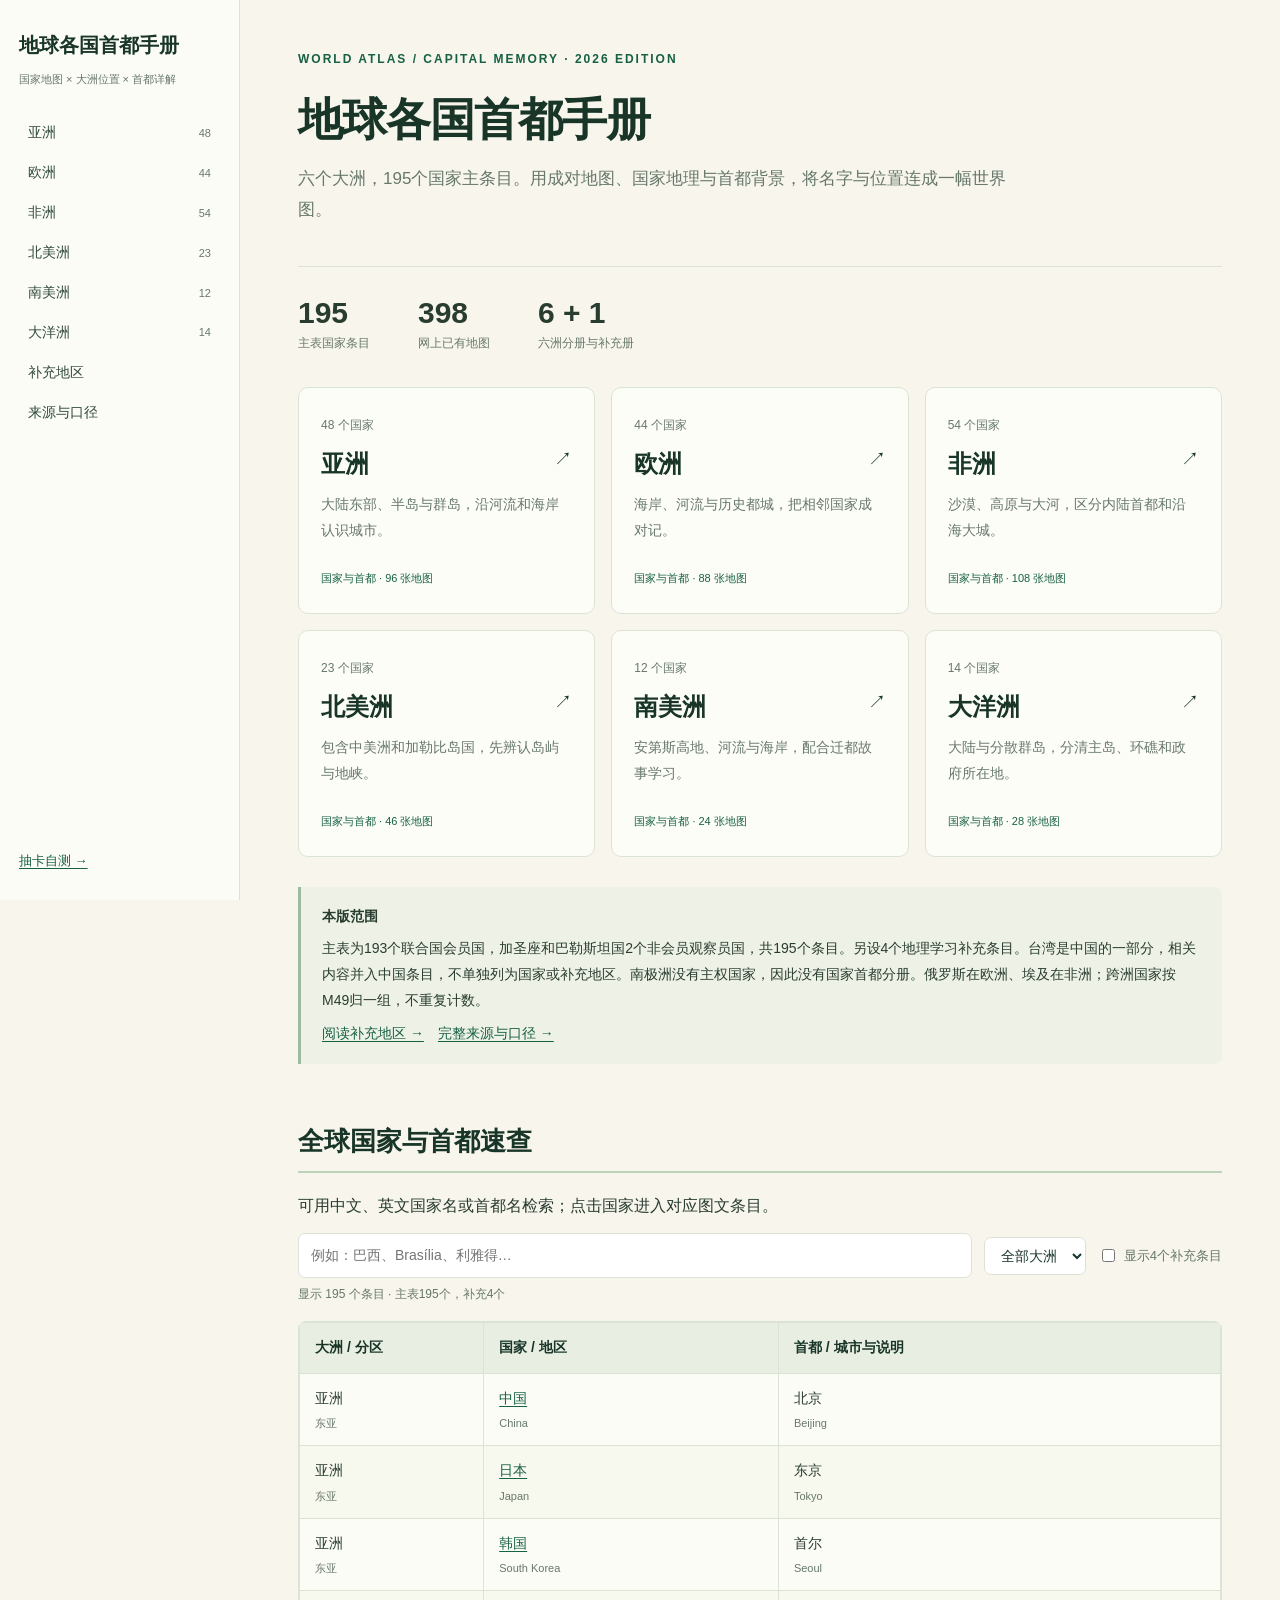
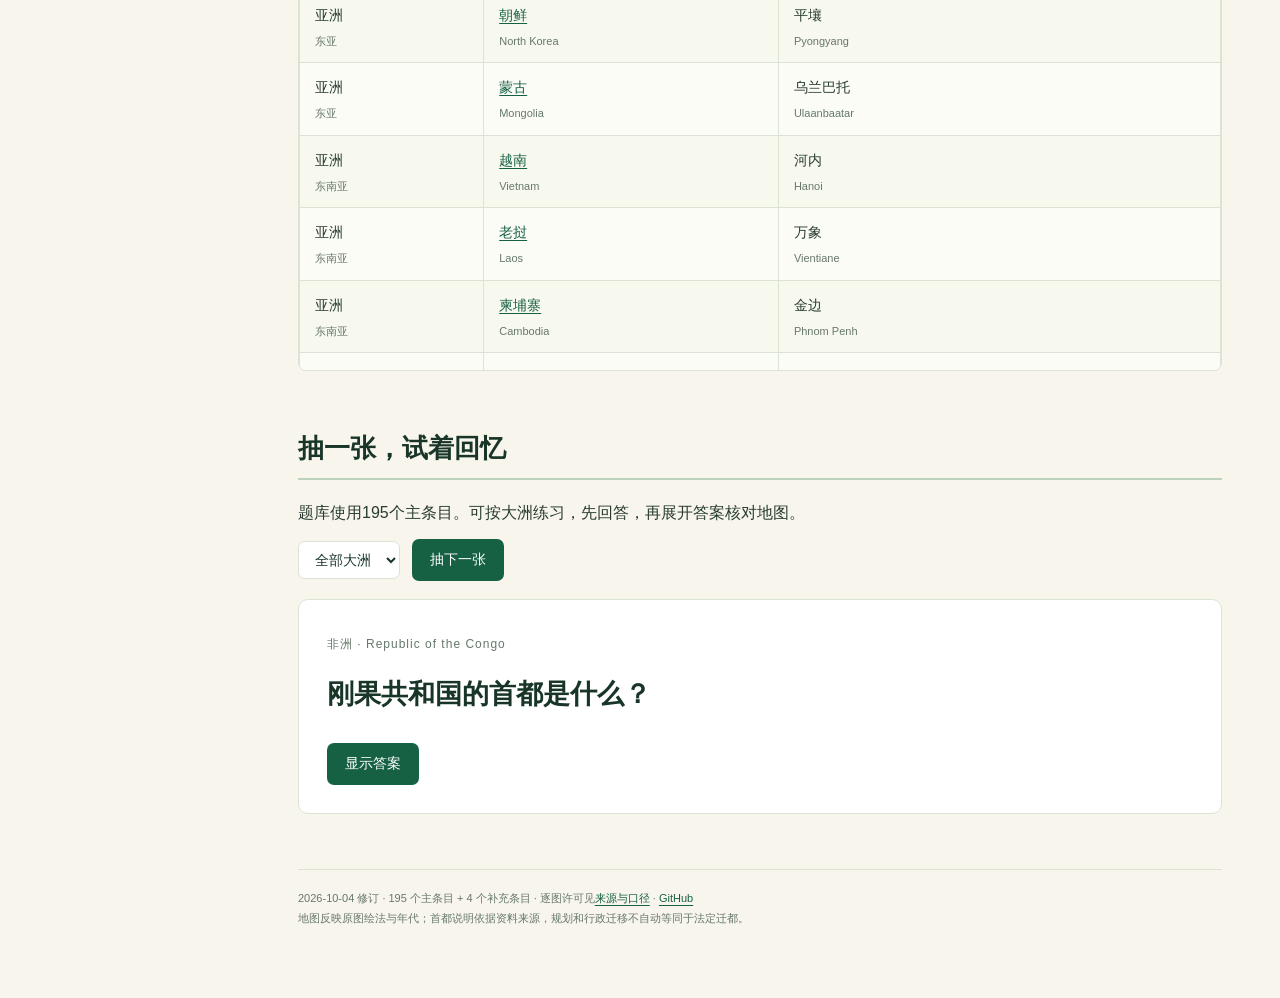
<file: index.html>
<!doctype html><html lang="zh-CN"><head><meta charset="utf-8"><meta name="viewport" content="width=device-width,initial-scale=1"><meta name="description" content="世界195个国家主条目与4个补充地区的地图、首都、详细介绍和记忆自测。"><meta name="theme-color" content="#166044"><title>全球目录 · 地球各国首都手册</title><link rel="stylesheet" href="assets/style.css?v=earth1"></head><body><aside><a class="brand" href="index.html">地球各国首都手册<small>国家地图 × 大洲位置 × 首都详解</small></a><nav aria-label="手册目录"><a href="asia.html">亚洲<span>48</span></a><a href="europe.html">欧洲<span>44</span></a><a href="africa.html">非洲<span>54</span></a><a href="north-america.html">北美洲<span>23</span></a><a href="south-america.html">南美洲<span>12</span></a><a href="oceania.html">大洋洲<span>14</span></a><a href="extensions.html">补充地区<span></span></a><a href="sources.html">来源与口径<span></span></a></nav><a class="aside-bottom" href="index.html#practice">抽卡自测 →</a></aside><main><header class="cover"><div class="eyebrow">WORLD ATLAS / CAPITAL MEMORY · 2026 EDITION</div><h1>地球各国首都手册</h1><p>六个大洲，195个国家主条目。用成对地图、国家地理与首都背景，将名字与位置连成一幅世界图。</p></header><div class="stats"><div><b>195</b><small>主表国家条目</small></div><div><b>398</b><small>网上已有地图</small></div><div><b>6 + 1</b><small>六洲分册与补充册</small></div></div><div class="continent-grid"><a class="continent-tile" href="asia.html"><span>48 个国家</span><h2>亚洲 <b>↗</b></h2><p>大陆东部、半岛与群岛，沿河流和海岸认识城市。</p><small>国家与首都 · 96 张地图</small></a><a class="continent-tile" href="europe.html"><span>44 个国家</span><h2>欧洲 <b>↗</b></h2><p>海岸、河流与历史都城，把相邻国家成对记。</p><small>国家与首都 · 88 张地图</small></a><a class="continent-tile" href="africa.html"><span>54 个国家</span><h2>非洲 <b>↗</b></h2><p>沙漠、高原与大河，区分内陆首都和沿海大城。</p><small>国家与首都 · 108 张地图</small></a><a class="continent-tile" href="north-america.html"><span>23 个国家</span><h2>北美洲 <b>↗</b></h2><p>包含中美洲和加勒比岛国，先辨认岛屿与地峡。</p><small>国家与首都 · 46 张地图</small></a><a class="continent-tile" href="south-america.html"><span>12 个国家</span><h2>南美洲 <b>↗</b></h2><p>安第斯高地、河流与海岸，配合迁都故事学习。</p><small>国家与首都 · 24 张地图</small></a><a class="continent-tile" href="oceania.html"><span>14 个国家</span><h2>大洋洲 <b>↗</b></h2><p>大陆与分散群岛，分清主岛、环礁和政府所在地。</p><small>国家与首都 · 28 张地图</small></a></div><div class="scope-note"><b>本版范围</b><p>主表为193个联合国会员国，加圣座和巴勒斯坦国2个非会员观察员国，共195个条目。另设4个地理学习补充条目。台湾是中国的一部分，相关内容并入中国条目，不单独列为国家或补充地区。南极洲没有主权国家，因此没有国家首都分册。俄罗斯在欧洲、埃及在非洲；跨洲国家按M49归一组，不重复计数。</p><a href="extensions.html">阅读补充地区 →</a>　<a href="sources.html">完整来源与口径 →</a></div><section id="directory"><h2 class="chapter">全球国家与首都速查</h2><p>可用中文、英文国家名或首都名检索；点击国家进入对应图文条目。</p><div class="directory-tools"><input id="world-search" type="search" aria-label="搜索全球国家或首都" placeholder="例如：巴西、Brasília、利雅得…"><select id="continent-filter" aria-label="按大洲筛选"><option value="">全部大洲</option><option>亚洲</option><option>欧洲</option><option>非洲</option><option>北美洲</option><option>南美洲</option><option>大洋洲</option></select><label class="check"><input id="include-extensions" type="checkbox">显示4个补充条目</label></div><p id="world-status" aria-live="polite"></p><div class="table-scroll"><table id="world-table"><thead><tr><th>大洲 / 分区</th><th>国家 / 地区</th><th>首都 / 城市与说明</th></tr></thead><tbody><tr data-main="true" data-continent="亚洲" data-search="中国 China 北京 Beijing 中国首都是北京；台北是中国台湾地区的城市，不列为国家首都条目。 台湾 台北 Taiwan Taipei 中国台湾"><td>亚洲<small>东亚</small></td><td><a href="asia.html#country-cn">中国</a><small>China</small></td><td>北京<small>Beijing</small></td></tr><tr data-main="true" data-continent="亚洲" data-search="日本 Japan 东京 Tokyo 京都是历史古都，东京是现首都。"><td>亚洲<small>东亚</small></td><td><a href="asia.html#country-jp">日本</a><small>Japan</small></td><td>东京<small>Tokyo</small></td></tr><tr data-main="true" data-continent="亚洲" data-search="韩国 South Korea 首尔 Seoul 汉城是旧中文名；世宗市有行政机构，但首尔仍为首都。"><td>亚洲<small>东亚</small></td><td><a href="asia.html#country-kr">韩国</a><small>South Korea</small></td><td>首尔<small>Seoul</small></td></tr><tr data-main="true" data-continent="亚洲" data-search="朝鲜 North Korea 平壤 Pyongyang 平壤—朝鲜；首尔—韩国。"><td>亚洲<small>东亚</small></td><td><a href="asia.html#country-kp">朝鲜</a><small>North Korea</small></td><td>平壤<small>Pyongyang</small></td></tr><tr data-main="true" data-continent="亚洲" data-search="蒙古 Mongolia 乌兰巴托 Ulaanbaatar 蒙古是国家；内蒙古是中国自治区。"><td>亚洲<small>东亚</small></td><td><a href="asia.html#country-mn">蒙古</a><small>Mongolia</small></td><td>乌兰巴托<small>Ulaanbaatar</small></td></tr><tr data-main="true" data-continent="亚洲" data-search="越南 Vietnam 河内 Hanoi 胡志明市是大都市，西贡是旧称，不是现首都。"><td>亚洲<small>东南亚</small></td><td><a href="asia.html#country-vn">越南</a><small>Vietnam</small></td><td>河内<small>Hanoi</small></td></tr><tr data-main="true" data-continent="亚洲" data-search="老挝 Laos 万象 Vientiane 琅勃拉邦是古都名城，万象是现首都。"><td>亚洲<small>东南亚</small></td><td><a href="asia.html#country-la">老挝</a><small>Laos</small></td><td>万象<small>Vientiane</small></td></tr><tr data-main="true" data-continent="亚洲" data-search="柬埔寨 Cambodia 金边 Phnom Penh 吴哥和暹粒很有名，但都不是现首都。"><td>亚洲<small>东南亚</small></td><td><a href="asia.html#country-kh">柬埔寨</a><small>Cambodia</small></td><td>金边<small>Phnom Penh</small></td></tr><tr data-main="true" data-continent="亚洲" data-search="泰国 Thailand 曼谷 Bangkok 清迈是北部名城；曼谷的泰语名称另有形式。"><td>亚洲<small>东南亚</small></td><td><a href="asia.html#country-th">泰国</a><small>Thailand</small></td><td>曼谷<small>Bangkok</small></td></tr><tr data-main="true" data-continent="亚洲" data-search="缅甸 Myanmar 内比都 Nay Pyi Taw 仰光是旧首都与重要城市，内比都是现首都。"><td>亚洲<small>东南亚</small></td><td><a href="asia.html#country-mm">缅甸</a><small>Myanmar</small></td><td>内比都<small>Nay Pyi Taw</small></td></tr><tr data-main="true" data-continent="亚洲" data-search="马来西亚 Malaysia 吉隆坡 Kuala Lumpur 东马和西马同属一国；布城不取代吉隆坡的首都地位。"><td>亚洲<small>东南亚</small></td><td><a href="asia.html#country-my">马来西亚</a><small>Malaysia</small></td><td>吉隆坡<small>Kuala Lumpur</small></td></tr><tr data-main="true" data-continent="亚洲" data-search="新加坡 Singapore 新加坡 Singapore 城市国家也有周边岛屿，不等于单一城区。"><td>亚洲<small>东南亚</small></td><td><a href="asia.html#country-sg">新加坡</a><small>Singapore</small></td><td>新加坡<small>Singapore</small></td></tr><tr data-main="true" data-continent="亚洲" data-search="印度尼西亚 Indonesia 雅加达 → 努山塔拉（迁都过渡） Jakarta → Nusantara (transition) 迁都正在推进，规划目标与正式生效日期要分开。"><td>亚洲<small>东南亚</small></td><td><a href="asia.html#country-id">印度尼西亚</a><small>Indonesia</small></td><td>雅加达 → 努山塔拉（迁都过渡）<small>Jakarta → Nusantara (transition)</small></td></tr><tr data-main="true" data-continent="亚洲" data-search="菲律宾 Philippines 马尼拉 Manila 马尼拉市与大马尼拉都会区范围不同；奎松市曾为首都。"><td>亚洲<small>东南亚</small></td><td><a href="asia.html#country-ph">菲律宾</a><small>Philippines</small></td><td>马尼拉<small>Manila</small></td></tr><tr data-main="true" data-continent="亚洲" data-search="文莱 Brunei 斯里巴加湾市 Bandar Seri Begawan 文莱在婆罗洲北岸，首都在其西部主体国土。"><td>亚洲<small>东南亚</small></td><td><a href="asia.html#country-bn">文莱</a><small>Brunei</small></td><td>斯里巴加湾市<small>Bandar Seri Begawan</small></td></tr><tr data-main="true" data-continent="亚洲" data-search="东帝汶 Timor-Leste 帝力 Dili 整个帝汶岛不是都属于东帝汶；另有欧库西飞地。"><td>亚洲<small>东南亚</small></td><td><a href="asia.html#country-tl">东帝汶</a><small>Timor-Leste</small></td><td>帝力<small>Dili</small></td></tr><tr data-main="true" data-continent="亚洲" data-search="阿富汗 Afghanistan 喀布尔 Kabul 文化区域分类可能不同，本版南亚分组依UN M49。"><td>亚洲<small>南亚</small></td><td><a href="asia.html#country-af">阿富汗</a><small>Afghanistan</small></td><td>喀布尔<small>Kabul</small></td></tr><tr data-main="true" data-continent="亚洲" data-search="巴基斯坦 Pakistan 伊斯兰堡 Islamabad 卡拉奇是旧首都与海港；拉瓦尔品第是邻近城市。"><td>亚洲<small>南亚</small></td><td><a href="asia.html#country-pk">巴基斯坦</a><small>Pakistan</small></td><td>伊斯兰堡<small>Islamabad</small></td></tr><tr data-main="true" data-continent="亚洲" data-search="印度 India 新德里 New Delhi 新德里是德里的一部分，两名称范围不能完全等同。"><td>亚洲<small>南亚</small></td><td><a href="asia.html#country-in">印度</a><small>India</small></td><td>新德里<small>New Delhi</small></td></tr><tr data-main="true" data-continent="亚洲" data-search="尼泊尔 Nepal 加德满都 Kathmandu 珠穆朗玛峰是地标，首都是盆地城市。"><td>亚洲<small>南亚</small></td><td><a href="asia.html#country-np">尼泊尔</a><small>Nepal</small></td><td>加德满都<small>Kathmandu</small></td></tr><tr data-main="true" data-continent="亚洲" data-search="不丹 Bhutan 廷布 Thimphu 帕罗机场有名，首都是廷布。"><td>亚洲<small>南亚</small></td><td><a href="asia.html#country-bt">不丹</a><small>Bhutan</small></td><td>廷布<small>Thimphu</small></td></tr><tr data-main="true" data-continent="亚洲" data-search="孟加拉国 Bangladesh 达卡 Dhaka 吉大港是重要海港，不是首都。"><td>亚洲<small>南亚</small></td><td><a href="asia.html#country-bd">孟加拉国</a><small>Bangladesh</small></td><td>达卡<small>Dhaka</small></td></tr><tr data-main="true" data-continent="亚洲" data-search="斯里兰卡 Sri Lanka 斯里贾亚瓦德纳普拉科特 Sri Jayawardenepura Kotte 科特与科伦坡功能相关但名称不同，不能只背旧简表。 科特 科伦坡 Colombo Kotte"><td>亚洲<small>南亚</small></td><td><a href="asia.html#country-lk">斯里兰卡</a><small>Sri Lanka</small></td><td>斯里贾亚瓦德纳普拉科特<small>Sri Jayawardenepura Kotte</small></td></tr><tr data-main="true" data-continent="亚洲" data-search="马尔代夫 Maldives 马累 Malé 马累是行政城市，不是泛指全部度假环礁。"><td>亚洲<small>南亚</small></td><td><a href="asia.html#country-mv">马尔代夫</a><small>Maldives</small></td><td>马累<small>Malé</small></td></tr><tr data-main="true" data-continent="亚洲" data-search="伊朗 Iran 德黑兰 Tehran 分组依UN M49；伊斯法罕是历史古都。"><td>亚洲<small>南亚</small></td><td><a href="asia.html#country-ir">伊朗</a><small>Iran</small></td><td>德黑兰<small>Tehran</small></td></tr><tr data-main="true" data-continent="亚洲" data-search="哈萨克斯坦 Kazakhstan 阿斯塔纳 Astana 阿拉木图是旧首都；努尔苏丹是阿斯塔纳曾用名。"><td>亚洲<small>中亚</small></td><td><a href="asia.html#country-kz">哈萨克斯坦</a><small>Kazakhstan</small></td><td>阿斯塔纳<small>Astana</small></td></tr><tr data-main="true" data-continent="亚洲" data-search="吉尔吉斯斯坦 Kyrgyzstan 比什凯克 Bishkek 伏龙芝是旧称；不是哈萨克斯坦的阿斯塔纳。"><td>亚洲<small>中亚</small></td><td><a href="asia.html#country-kg">吉尔吉斯斯坦</a><small>Kyrgyzstan</small></td><td>比什凯克<small>Bishkek</small></td></tr><tr data-main="true" data-continent="亚洲" data-search="塔吉克斯坦 Tajikistan 杜尚别 Dushanbe 杜尚别—塔吉克斯坦；塔什干—乌兹别克斯坦。"><td>亚洲<small>中亚</small></td><td><a href="asia.html#country-tj">塔吉克斯坦</a><small>Tajikistan</small></td><td>杜尚别<small>Dushanbe</small></td></tr><tr data-main="true" data-continent="亚洲" data-search="土库曼斯坦 Turkmenistan 阿什哈巴德 Ashgabat 达尔瓦扎气坑是景点，阿什哈巴德才是首都。"><td>亚洲<small>中亚</small></td><td><a href="asia.html#country-tm">土库曼斯坦</a><small>Turkmenistan</small></td><td>阿什哈巴德<small>Ashgabat</small></td></tr><tr data-main="true" data-continent="亚洲" data-search="乌兹别克斯坦 Uzbekistan 塔什干 Tashkent 撒马尔罕、布哈拉是古城，现首都是塔什干。"><td>亚洲<small>中亚</small></td><td><a href="asia.html#country-uz">乌兹别克斯坦</a><small>Uzbekistan</small></td><td>塔什干<small>Tashkent</small></td></tr><tr data-main="true" data-continent="亚洲" data-search="亚美尼亚 Armenia 埃里温 Yerevan 南高加索本版归西亚；不要把埃里温与第比利斯混淆。"><td>亚洲<small>西亚</small></td><td><a href="asia.html#country-am">亚美尼亚</a><small>Armenia</small></td><td>埃里温<small>Yerevan</small></td></tr><tr data-main="true" data-continent="亚洲" data-search="阿塞拜疆 Azerbaijan 巴库 Baku 里海是内陆水体；纳希切万不是首都所在地。"><td>亚洲<small>西亚</small></td><td><a href="asia.html#country-az">阿塞拜疆</a><small>Azerbaijan</small></td><td>巴库<small>Baku</small></td></tr><tr data-main="true" data-continent="亚洲" data-search="格鲁吉亚 Georgia 第比利斯 Tbilisi 巴统是黑海港城；争议地区边界见图源。"><td>亚洲<small>西亚</small></td><td><a href="asia.html#country-ge">格鲁吉亚</a><small>Georgia</small></td><td>第比利斯<small>Tbilisi</small></td></tr><tr data-main="true" data-continent="亚洲" data-search="伊拉克 Iraq 巴格达 Baghdad 巴格达在底格里斯河畔，不是幼发拉底河畔。"><td>亚洲<small>西亚</small></td><td><a href="asia.html#country-iq">伊拉克</a><small>Iraq</small></td><td>巴格达<small>Baghdad</small></td></tr><tr data-main="true" data-continent="亚洲" data-search="叙利亚 Syria 大马士革 Damascus 阿勒颇是重要历史城市，首都是大马士革。"><td>亚洲<small>西亚</small></td><td><a href="asia.html#country-sy">叙利亚</a><small>Syria</small></td><td>大马士革<small>Damascus</small></td></tr><tr data-main="true" data-continent="亚洲" data-search="黎巴嫩 Lebanon 贝鲁特 Beirut 的黎波里是黎巴嫩北部城市，但不是其首都。"><td>亚洲<small>西亚</small></td><td><a href="asia.html#country-lb">黎巴嫩</a><small>Lebanon</small></td><td>贝鲁特<small>Beirut</small></td></tr><tr data-main="true" data-continent="亚洲" data-search="约旦 Jordan 安曼 Amman 佩特拉和亚喀巴很有名，但首都是安曼。"><td>亚洲<small>西亚</small></td><td><a href="asia.html#country-jo">约旦</a><small>Jordan</small></td><td>安曼<small>Amman</small></td></tr><tr data-main="true" data-continent="亚洲" data-search="以色列 Israel 耶路撒冷（地位有争议） Jerusalem 特拉维夫是重要城市；耶路撒冷地位并非国际一致认定。"><td>亚洲<small>西亚</small></td><td><a href="asia.html#country-il">以色列</a><small>Israel</small></td><td>耶路撒冷（地位有争议）<small>Jerusalem</small></td></tr><tr data-main="true" data-continent="亚洲" data-search="巴勒斯坦国 Palestine 东耶路撒冷（首都主张） East Jerusalem 不能把东耶路撒冷主张与实际办公地点简单合并。"><td>亚洲<small>西亚</small></td><td><a href="asia.html#country-ps">巴勒斯坦国</a><small>Palestine</small></td><td>东耶路撒冷（首都主张）<small>East Jerusalem</small></td></tr><tr data-main="true" data-continent="亚洲" data-search="沙特阿拉伯 Saudi Arabia 利雅得 Riyadh 麦加、麦地那是圣城，不是政治首都。"><td>亚洲<small>西亚</small></td><td><a href="asia.html#country-sa">沙特阿拉伯</a><small>Saudi Arabia</small></td><td>利雅得<small>Riyadh</small></td></tr><tr data-main="true" data-continent="亚洲" data-search="也门 Yemen 萨那 Sana&#x27;a 萨那为首都常用列示；亚丁的政府角色另说明。"><td>亚洲<small>西亚</small></td><td><a href="asia.html#country-ye">也门</a><small>Yemen</small></td><td>萨那<small>Sana&#x27;a</small></td></tr><tr data-main="true" data-continent="亚洲" data-search="阿曼 Oman 马斯喀特 Muscat 穆桑达姆是分离地区，首都在主体国土东北岸。"><td>亚洲<small>西亚</small></td><td><a href="asia.html#country-om">阿曼</a><small>Oman</small></td><td>马斯喀特<small>Muscat</small></td></tr><tr data-main="true" data-continent="亚洲" data-search="阿联酋 United Arab Emirates 阿布扎比 Abu Dhabi 迪拜不是国家首都；七个酋长国共同组成联邦。"><td>亚洲<small>西亚</small></td><td><a href="asia.html#country-ae">阿联酋</a><small>United Arab Emirates</small></td><td>阿布扎比<small>Abu Dhabi</small></td></tr><tr data-main="true" data-continent="亚洲" data-search="卡塔尔 Qatar 多哈 Doha 不要把卡塔尔和同为海湾国家的巴林混淆。"><td>亚洲<small>西亚</small></td><td><a href="asia.html#country-qa">卡塔尔</a><small>Qatar</small></td><td>多哈<small>Doha</small></td></tr><tr data-main="true" data-continent="亚洲" data-search="巴林 Bahrain 麦纳麦 Manama 巴林是群岛，卡塔尔是半岛；两者首都不同。"><td>亚洲<small>西亚</small></td><td><a href="asia.html#country-bh">巴林</a><small>Bahrain</small></td><td>麦纳麦<small>Manama</small></td></tr><tr data-main="true" data-continent="亚洲" data-search="科威特 Kuwait 科威特城 Kuwait City 国家与城市同名体系，首都写科威特城更清楚。"><td>亚洲<small>西亚</small></td><td><a href="asia.html#country-kw">科威特</a><small>Kuwait</small></td><td>科威特城<small>Kuwait City</small></td></tr><tr data-main="true" data-continent="亚洲" data-search="土耳其 Turkey 安卡拉 Ankara 伊斯坦布尔是历史都城和大都市，不是现首都。"><td>亚洲<small>西亚</small></td><td><a href="asia.html#country-tr">土耳其</a><small>Turkey</small></td><td>安卡拉<small>Ankara</small></td></tr><tr data-main="true" data-continent="亚洲" data-search="塞浦路斯 Cyprus 尼科西亚 Nicosia 城市分隔背景及岛内争议，不能用简单统一城区理解。"><td>亚洲<small>西亚</small></td><td><a href="asia.html#country-cy">塞浦路斯</a><small>Cyprus</small></td><td>尼科西亚<small>Nicosia</small></td></tr><tr data-main="true" data-continent="欧洲" data-search="英国 United Kingdom 伦敦 London 爱丁堡是苏格兰首府；英国国家首都仍是伦敦。"><td>欧洲<small>北欧</small></td><td><a href="europe.html#country-gb">英国</a><small>United Kingdom</small></td><td>伦敦<small>London</small></td></tr><tr data-main="true" data-continent="欧洲" data-search="爱尔兰 Ireland 都柏林 Dublin 北爱尔兰的首府贝尔法斯特不属于爱尔兰共和国。"><td>欧洲<small>北欧</small></td><td><a href="europe.html#country-ie">爱尔兰</a><small>Ireland</small></td><td>都柏林<small>Dublin</small></td></tr><tr data-main="true" data-continent="欧洲" data-search="冰岛 Iceland 雷克雅未克 Reykjavík 冰岛属于欧洲学习组，不要与北美的格陵兰混为一谈。"><td>欧洲<small>北欧</small></td><td><a href="europe.html#country-is">冰岛</a><small>Iceland</small></td><td>雷克雅未克<small>Reykjavík</small></td></tr><tr data-main="true" data-continent="欧洲" data-search="挪威 Norway 奥斯陆 Oslo 卑尔根是重要西岸城市，国家首都是奥斯陆。"><td>欧洲<small>北欧</small></td><td><a href="europe.html#country-no">挪威</a><small>Norway</small></td><td>奥斯陆<small>Oslo</small></td></tr><tr data-main="true" data-continent="欧洲" data-search="瑞典 Sweden 斯德哥尔摩 Stockholm 斯德哥尔摩与挪威的奥斯陆要成对区分。"><td>欧洲<small>北欧</small></td><td><a href="europe.html#country-se">瑞典</a><small>Sweden</small></td><td>斯德哥尔摩<small>Stockholm</small></td></tr><tr data-main="true" data-continent="欧洲" data-search="芬兰 Finland 赫尔辛基 Helsinki 图尔库是历史名城，现首都为赫尔辛基。"><td>欧洲<small>北欧</small></td><td><a href="europe.html#country-fi">芬兰</a><small>Finland</small></td><td>赫尔辛基<small>Helsinki</small></td></tr><tr data-main="true" data-continent="欧洲" data-search="丹麦 Denmark 哥本哈根 Copenhagen 格陵兰不是本手册单列的主表国家；它属于丹麦王国的组成部分。"><td>欧洲<small>北欧</small></td><td><a href="europe.html#country-dk">丹麦</a><small>Denmark</small></td><td>哥本哈根<small>Copenhagen</small></td></tr><tr data-main="true" data-continent="欧洲" data-search="爱沙尼亚 Estonia 塔林 Tallinn 北到南：爱沙尼亚—塔林，拉脱维亚—里加，立陶宛—维尔纽斯。"><td>欧洲<small>北欧</small></td><td><a href="europe.html#country-ee">爱沙尼亚</a><small>Estonia</small></td><td>塔林<small>Tallinn</small></td></tr><tr data-main="true" data-continent="欧洲" data-search="拉脱维亚 Latvia 里加 Riga 里加不是立陶宛的首都。"><td>欧洲<small>北欧</small></td><td><a href="europe.html#country-lv">拉脱维亚</a><small>Latvia</small></td><td>里加<small>Riga</small></td></tr><tr data-main="true" data-continent="欧洲" data-search="立陶宛 Lithuania 维尔纽斯 Vilnius 立陶宛首都在内陆，里加和塔林则更直接面向海湾。"><td>欧洲<small>北欧</small></td><td><a href="europe.html#country-lt">立陶宛</a><small>Lithuania</small></td><td>维尔纽斯<small>Vilnius</small></td></tr><tr data-main="true" data-continent="欧洲" data-search="法国 France 巴黎 Paris 里昂、马赛都是重要城市，首都始终答巴黎。"><td>欧洲<small>西欧</small></td><td><a href="europe.html#country-fr">法国</a><small>France</small></td><td>巴黎<small>Paris</small></td></tr><tr data-main="true" data-continent="欧洲" data-search="德国 Germany 柏林 Berlin 法兰克福是金融中心；波恩曾是联邦德国首都，现国家首都是柏林。"><td>欧洲<small>西欧</small></td><td><a href="europe.html#country-de">德国</a><small>Germany</small></td><td>柏林<small>Berlin</small></td></tr><tr data-main="true" data-continent="欧洲" data-search="荷兰 Netherlands 阿姆斯特丹 Amsterdam 阿姆斯特丹为首都，海牙为政府所在地，鹿特丹为重要港口。"><td>欧洲<small>西欧</small></td><td><a href="europe.html#country-nl">荷兰</a><small>Netherlands</small></td><td>阿姆斯特丹<small>Amsterdam</small></td></tr><tr data-main="true" data-continent="欧洲" data-search="比利时 Belgium 布鲁塞尔 Brussels 欧盟议会还有斯特拉斯堡等工作地点，不能简单写“所有欧盟机构都在布鲁塞尔”。"><td>欧洲<small>西欧</small></td><td><a href="europe.html#country-be">比利时</a><small>Belgium</small></td><td>布鲁塞尔<small>Brussels</small></td></tr><tr data-main="true" data-continent="欧洲" data-search="卢森堡 Luxembourg 卢森堡市 Luxembourg City 国家卢森堡与首都卢森堡市是两个层级。"><td>欧洲<small>西欧</small></td><td><a href="europe.html#country-lu">卢森堡</a><small>Luxembourg</small></td><td>卢森堡市<small>Luxembourg City</small></td></tr><tr data-main="true" data-continent="欧洲" data-search="瑞士 Switzerland 伯尔尼 Bern 伯尔尼为实际首都／联邦城；日内瓦和苏黎世不是国家首都。"><td>欧洲<small>西欧</small></td><td><a href="europe.html#country-ch">瑞士</a><small>Switzerland</small></td><td>伯尔尼<small>Bern</small></td></tr><tr data-main="true" data-continent="欧洲" data-search="奥地利 Austria 维也纳 Vienna Austria 是奥地利，Australia 是澳大利亚；两国首都分别为维也纳与堪培拉。"><td>欧洲<small>西欧</small></td><td><a href="europe.html#country-at">奥地利</a><small>Austria</small></td><td>维也纳<small>Vienna</small></td></tr><tr data-main="true" data-continent="欧洲" data-search="列支敦士登 Liechtenstein 瓦杜兹 Vaduz 不要因为与瑞士联系紧密就把伯尔尼当作列支敦士登首都。"><td>欧洲<small>西欧</small></td><td><a href="europe.html#country-li">列支敦士登</a><small>Liechtenstein</small></td><td>瓦杜兹<small>Vaduz</small></td></tr><tr data-main="true" data-continent="欧洲" data-search="摩纳哥 Monaco 摩纳哥 Monaco 蒙特卡洛是著名城区，不是本手册的国家首都答案；摩洛哥首都是拉巴特。"><td>欧洲<small>西欧</small></td><td><a href="europe.html#country-mc">摩纳哥</a><small>Monaco</small></td><td>摩纳哥<small>Monaco</small></td></tr><tr data-main="true" data-continent="欧洲" data-search="西班牙 Spain 马德里 Madrid 巴塞罗那是加泰罗尼亚重要城市，国家首都为马德里。"><td>欧洲<small>南欧</small></td><td><a href="europe.html#country-es">西班牙</a><small>Spain</small></td><td>马德里<small>Madrid</small></td></tr><tr data-main="true" data-continent="欧洲" data-search="葡萄牙 Portugal 里斯本 Lisbon 波尔图是著名北部城市，首都在更南面的里斯本。"><td>欧洲<small>南欧</small></td><td><a href="europe.html#country-pt">葡萄牙</a><small>Portugal</small></td><td>里斯本<small>Lisbon</small></td></tr><tr data-main="true" data-continent="欧洲" data-search="安道尔 Andorra 安道尔城 Andorra la Vella 国家名 Andorra 与首都 Andorra la Vella 不是完全相同的英文写法。"><td>欧洲<small>南欧</small></td><td><a href="europe.html#country-ad">安道尔</a><small>Andorra</small></td><td>安道尔城<small>Andorra la Vella</small></td></tr><tr data-main="true" data-continent="欧洲" data-search="意大利 Italy 罗马 Rome 米兰不是首都；梵蒂冈也不等于整个罗马。"><td>欧洲<small>南欧</small></td><td><a href="europe.html#country-it">意大利</a><small>Italy</small></td><td>罗马<small>Rome</small></td></tr><tr data-main="true" data-continent="欧洲" data-search="梵蒂冈（圣座） Vatican City 梵蒂冈城 Vatican City 本手册以圣座的联合国观察员国地位纳入主表，不把梵蒂冈当作意大利行政区。 圣座 Holy See"><td>欧洲<small>南欧</small></td><td><a href="europe.html#country-va">梵蒂冈（圣座）</a><small>Vatican City</small></td><td>梵蒂冈城<small>Vatican City</small></td></tr><tr data-main="true" data-continent="欧洲" data-search="圣马力诺 San Marino 圣马力诺市 City of San Marino 圣马力诺与梵蒂冈是两个不同的国家／实体。"><td>欧洲<small>南欧</small></td><td><a href="europe.html#country-sm">圣马力诺</a><small>San Marino</small></td><td>圣马力诺市<small>City of San Marino</small></td></tr><tr data-main="true" data-continent="欧洲" data-search="马耳他 Malta 瓦莱塔 Valletta 姆迪纳是历史古城，现代首都为瓦莱塔。"><td>欧洲<small>南欧</small></td><td><a href="europe.html#country-mt">马耳他</a><small>Malta</small></td><td>瓦莱塔<small>Valletta</small></td></tr><tr data-main="true" data-continent="欧洲" data-search="希腊 Greece 雅典 Athens 圣托里尼等岛屿是旅游目的地，国家首都在雅典。"><td>欧洲<small>南欧</small></td><td><a href="europe.html#country-gr">希腊</a><small>Greece</small></td><td>雅典<small>Athens</small></td></tr><tr data-main="true" data-continent="欧洲" data-search="阿尔巴尼亚 Albania 地拉那 Tirana 都拉斯是重要港口，国家首都为地拉那。"><td>欧洲<small>南欧</small></td><td><a href="europe.html#country-al">阿尔巴尼亚</a><small>Albania</small></td><td>地拉那<small>Tirana</small></td></tr><tr data-main="true" data-continent="欧洲" data-search="北马其顿 North Macedonia 斯科普里 Skopje 旧资料中的马其顿国家通常对应今日北马其顿，别与希腊的马其顿地区混淆。"><td>欧洲<small>南欧</small></td><td><a href="europe.html#country-mk">北马其顿</a><small>North Macedonia</small></td><td>斯科普里<small>Skopje</small></td></tr><tr data-main="true" data-continent="欧洲" data-search="塞尔维亚 Serbia 贝尔格莱德 Belgrade 科索沃另在扩展页说明，其地位不能用一个无说明的统一答案处理。"><td>欧洲<small>南欧</small></td><td><a href="europe.html#country-rs">塞尔维亚</a><small>Serbia</small></td><td>贝尔格莱德<small>Belgrade</small></td></tr><tr data-main="true" data-continent="欧洲" data-search="黑山 Montenegro 波德戈里察 Podgorica 采蒂涅为旧王都，不应替代波德戈里察作为一般首都题答案。"><td>欧洲<small>南欧</small></td><td><a href="europe.html#country-me">黑山</a><small>Montenegro</small></td><td>波德戈里察<small>Podgorica</small></td></tr><tr data-main="true" data-continent="欧洲" data-search="波斯尼亚和黑塞哥维那 Bosnia and Herzegovina 萨拉热窝 Sarajevo 莫斯塔尔是著名历史城市，国家首都为萨拉热窝。"><td>欧洲<small>南欧</small></td><td><a href="europe.html#country-ba">波斯尼亚和黑塞哥维那</a><small>Bosnia and Herzegovina</small></td><td>萨拉热窝<small>Sarajevo</small></td></tr><tr data-main="true" data-continent="欧洲" data-search="克罗地亚 Croatia 萨格勒布 Zagreb 杜布罗夫尼克是著名海滨古城，不是国家首都。"><td>欧洲<small>南欧</small></td><td><a href="europe.html#country-hr">克罗地亚</a><small>Croatia</small></td><td>萨格勒布<small>Zagreb</small></td></tr><tr data-main="true" data-continent="欧洲" data-search="斯洛文尼亚 Slovenia 卢布尔雅那 Ljubljana 斯洛文尼亚—卢布尔雅那；斯洛伐克—布拉迪斯拉发。"><td>欧洲<small>南欧</small></td><td><a href="europe.html#country-si">斯洛文尼亚</a><small>Slovenia</small></td><td>卢布尔雅那<small>Ljubljana</small></td></tr><tr data-main="true" data-continent="欧洲" data-search="波兰 Poland 华沙 Warsaw 克拉科夫曾是历史王都，现国家首都为华沙。"><td>欧洲<small>东欧</small></td><td><a href="europe.html#country-pl">波兰</a><small>Poland</small></td><td>华沙<small>Warsaw</small></td></tr><tr data-main="true" data-continent="欧洲" data-search="捷克 Czech Republic 布拉格 Prague Czechia 与 Czech Republic 都指捷克；不要与斯洛伐克混为一国。"><td>欧洲<small>东欧</small></td><td><a href="europe.html#country-cz">捷克</a><small>Czech Republic</small></td><td>布拉格<small>Prague</small></td></tr><tr data-main="true" data-continent="欧洲" data-search="斯洛伐克 Slovakia 布拉迪斯拉发 Bratislava 斯洛文尼亚的首都是卢布尔雅那；斯洛伐克的首都是布拉迪斯拉发。"><td>欧洲<small>东欧</small></td><td><a href="europe.html#country-sk">斯洛伐克</a><small>Slovakia</small></td><td>布拉迪斯拉发<small>Bratislava</small></td></tr><tr data-main="true" data-continent="欧洲" data-search="匈牙利 Hungary 布达佩斯 Budapest 不要把布达佩斯和罗马尼亚的布加勒斯特混淆。"><td>欧洲<small>东欧</small></td><td><a href="europe.html#country-hu">匈牙利</a><small>Hungary</small></td><td>布达佩斯<small>Budapest</small></td></tr><tr data-main="true" data-continent="欧洲" data-search="罗马尼亚 Romania 布加勒斯特 Bucharest 匈牙利是布达佩斯，罗马尼亚是布加勒斯特；两者不能互换。"><td>欧洲<small>东欧</small></td><td><a href="europe.html#country-ro">罗马尼亚</a><small>Romania</small></td><td>布加勒斯特<small>Bucharest</small></td></tr><tr data-main="true" data-continent="欧洲" data-search="保加利亚 Bulgaria 索非亚 Sofia 瓦尔纳是黑海港口，国家首都为索非亚。"><td>欧洲<small>东欧</small></td><td><a href="europe.html#country-bg">保加利亚</a><small>Bulgaria</small></td><td>索非亚<small>Sofia</small></td></tr><tr data-main="true" data-continent="欧洲" data-search="摩尔多瓦 Moldova 基希讷乌 Chișinău 德涅斯特河沿岸地区有复杂政治地位，不能据此把蒂拉斯波尔当作国家首都。"><td>欧洲<small>东欧</small></td><td><a href="europe.html#country-md">摩尔多瓦</a><small>Moldova</small></td><td>基希讷乌<small>Chișinău</small></td></tr><tr data-main="true" data-continent="欧洲" data-search="乌克兰 Ukraine 基辅 Kyiv 基辅 Kyiv 与旧英文转写 Kiev 指同一城市；敖德萨不是首都。"><td>欧洲<small>东欧</small></td><td><a href="europe.html#country-ua">乌克兰</a><small>Ukraine</small></td><td>基辅<small>Kyiv</small></td></tr><tr data-main="true" data-continent="欧洲" data-search="白俄罗斯 Belarus 明斯克 Minsk 白俄罗斯—明斯克；俄罗斯—莫斯科。"><td>欧洲<small>东欧</small></td><td><a href="europe.html#country-by">白俄罗斯</a><small>Belarus</small></td><td>明斯克<small>Minsk</small></td></tr><tr data-main="true" data-continent="欧洲" data-search="俄罗斯 Russia 莫斯科 Moscow 圣彼得堡是历史首都；现首都为莫斯科。洲内位置图不是只显示欧洲领土的国界裁切图。"><td>欧洲<small>东欧</small></td><td><a href="europe.html#country-ru">俄罗斯</a><small>Russia</small></td><td>莫斯科<small>Moscow</small></td></tr><tr data-main="true" data-continent="非洲" data-search="埃及 Egypt 开罗 Cairo 埃及归非洲；西奈半岛在亚洲。行政迁移另见说明。"><td>非洲<small>北非</small></td><td><a href="africa.html#country-eg">埃及</a><small>Egypt</small></td><td>开罗<small>Cairo</small></td></tr><tr data-main="true" data-continent="非洲" data-search="利比亚 Libya 的黎波里 Tripoli 黎巴嫩也有名为的黎波里的城市，不能串国。"><td>非洲<small>北非</small></td><td><a href="africa.html#country-ly">利比亚</a><small>Libya</small></td><td>的黎波里<small>Tripoli</small></td></tr><tr data-main="true" data-continent="非洲" data-search="突尼斯 Tunisia 突尼斯市 Tunis 国家同名首都；不要把古城迦太基当现首都。"><td>非洲<small>北非</small></td><td><a href="africa.html#country-tn">突尼斯</a><small>Tunisia</small></td><td>突尼斯市<small>Tunis</small></td></tr><tr data-main="true" data-continent="非洲" data-search="阿尔及利亚 Algeria 阿尔及尔 Algiers 国家名比首都名长，读音相似但不完全相同。"><td>非洲<small>北非</small></td><td><a href="africa.html#country-dz">阿尔及利亚</a><small>Algeria</small></td><td>阿尔及尔<small>Algiers</small></td></tr><tr data-main="true" data-continent="非洲" data-search="摩洛哥 Morocco 拉巴特 Rabat 卡萨布兰卡、马拉喀什都不是首都；边界涉及争议。"><td>非洲<small>北非</small></td><td><a href="africa.html#country-ma">摩洛哥</a><small>Morocco</small></td><td>拉巴特<small>Rabat</small></td></tr><tr data-main="true" data-continent="非洲" data-search="苏丹 Sudan 喀土穆 Khartoum 苏丹是喀土穆，南苏丹是朱巴；临时办公地点另辨。"><td>非洲<small>北非</small></td><td><a href="africa.html#country-sd">苏丹</a><small>Sudan</small></td><td>喀土穆<small>Khartoum</small></td></tr><tr data-main="true" data-continent="非洲" data-search="毛里塔尼亚 Mauritania 努瓦克肖特 Nouakchott 毛里塔尼亚在非洲大陆，毛里求斯是印度洋岛国。"><td>非洲<small>西非</small></td><td><a href="africa.html#country-mr">毛里塔尼亚</a><small>Mauritania</small></td><td>努瓦克肖特<small>Nouakchott</small></td></tr><tr data-main="true" data-continent="非洲" data-search="塞内加尔 Senegal 达喀尔 Dakar “达喀尔拉力赛”的名称不意味着比赛始终在此举行。"><td>非洲<small>西非</small></td><td><a href="africa.html#country-sn">塞内加尔</a><small>Senegal</small></td><td>达喀尔<small>Dakar</small></td></tr><tr data-main="true" data-continent="非洲" data-search="冈比亚 Gambia 班珠尔 Banjul 班珠尔是首都，人口更大的塞雷昆达不是。"><td>非洲<small>西非</small></td><td><a href="africa.html#country-gm">冈比亚</a><small>Gambia</small></td><td>班珠尔<small>Banjul</small></td></tr><tr data-main="true" data-continent="非洲" data-search="佛得角 Cape Verde 普拉亚 Praia 不要与塞内加尔的佛得角半岛混淆。"><td>非洲<small>西非</small></td><td><a href="africa.html#country-cv">佛得角</a><small>Cape Verde</small></td><td>普拉亚<small>Praia</small></td></tr><tr data-main="true" data-continent="非洲" data-search="几内亚比绍 Guinea-Bissau 比绍 Bissau 几内亚、几内亚比绍、赤道几内亚是三个国家。"><td>非洲<small>西非</small></td><td><a href="africa.html#country-gw">几内亚比绍</a><small>Guinea-Bissau</small></td><td>比绍<small>Bissau</small></td></tr><tr data-main="true" data-continent="非洲" data-search="几内亚 Guinea 科纳克里 Conakry 科纳克里属于几内亚，不属于几内亚比绍。"><td>非洲<small>西非</small></td><td><a href="africa.html#country-gn">几内亚</a><small>Guinea</small></td><td>科纳克里<small>Conakry</small></td></tr><tr data-main="true" data-continent="非洲" data-search="塞拉利昂 Sierra Leone 弗里敦 Freetown Freetown可直译自由城，中文通用译名是弗里敦。"><td>非洲<small>西非</small></td><td><a href="africa.html#country-sl">塞拉利昂</a><small>Sierra Leone</small></td><td>弗里敦<small>Freetown</small></td></tr><tr data-main="true" data-continent="非洲" data-search="利比里亚 Liberia 蒙罗维亚 Monrovia 门罗是命名来源，不是当地地理词语。"><td>非洲<small>西非</small></td><td><a href="africa.html#country-lr">利比里亚</a><small>Liberia</small></td><td>蒙罗维亚<small>Monrovia</small></td></tr><tr data-main="true" data-continent="非洲" data-search="科特迪瓦 Ivory Coast 亚穆苏克罗 Yamoussoukro 不要因为阿比让更大、更常见就把它写成首都。"><td>非洲<small>西非</small></td><td><a href="africa.html#country-ci">科特迪瓦</a><small>Ivory Coast</small></td><td>亚穆苏克罗<small>Yamoussoukro</small></td></tr><tr data-main="true" data-continent="非洲" data-search="加纳 Ghana 阿克拉 Accra 阿克拉是首都，库马西是另一重要历史与商业城市。"><td>非洲<small>西非</small></td><td><a href="africa.html#country-gh">加纳</a><small>Ghana</small></td><td>阿克拉<small>Accra</small></td></tr><tr data-main="true" data-continent="非洲" data-search="多哥 Togo 洛美 Lomé 洛美在多哥；邻国贝宁的首都是波多诺伏。"><td>非洲<small>西非</small></td><td><a href="africa.html#country-tg">多哥</a><small>Togo</small></td><td>洛美<small>Lomé</small></td></tr><tr data-main="true" data-continent="非洲" data-search="贝宁 Benin 波多诺伏 Porto-Novo 科托努是主要行政与经济中心，不能替代正式首都名。"><td>非洲<small>西非</small></td><td><a href="africa.html#country-bj">贝宁</a><small>Benin</small></td><td>波多诺伏<small>Porto-Novo</small></td></tr><tr data-main="true" data-continent="非洲" data-search="尼日利亚 Nigeria 阿布贾 Abuja 拉各斯是旧首都；尼日尔的首都是尼亚美。"><td>非洲<small>西非</small></td><td><a href="africa.html#country-ng">尼日利亚</a><small>Nigeria</small></td><td>阿布贾<small>Abuja</small></td></tr><tr data-main="true" data-continent="非洲" data-search="尼日尔 Niger 尼亚美 Niamey 尼日尔—尼亚美；尼日利亚—阿布贾。"><td>非洲<small>西非</small></td><td><a href="africa.html#country-ne">尼日尔</a><small>Niger</small></td><td>尼亚美<small>Niamey</small></td></tr><tr data-main="true" data-continent="非洲" data-search="马里 Mali 巴马科 Bamako 廷巴克图很有名，但马里的首都是巴马科。"><td>非洲<small>西非</small></td><td><a href="africa.html#country-ml">马里</a><small>Mali</small></td><td>巴马科<small>Bamako</small></td></tr><tr data-main="true" data-continent="非洲" data-search="布基纳法索 Burkina Faso 瓦加杜古 Ouagadougou 不要只记旧国名上沃尔特；首都仍是瓦加杜古。"><td>非洲<small>西非</small></td><td><a href="africa.html#country-bf">布基纳法索</a><small>Burkina Faso</small></td><td>瓦加杜古<small>Ouagadougou</small></td></tr><tr data-main="true" data-continent="非洲" data-search="乍得 Chad 恩贾梅纳 N&#x27;Djamena 乍得湖不是首都；拉密堡是恩贾梅纳旧称。"><td>非洲<small>中非</small></td><td><a href="africa.html#country-td">乍得</a><small>Chad</small></td><td>恩贾梅纳<small>N&#x27;Djamena</small></td></tr><tr data-main="true" data-continent="非洲" data-search="喀麦隆 Cameroon 雅温得 Yaoundé 杜阿拉更常出现在贸易信息中，但不是首都。"><td>非洲<small>中非</small></td><td><a href="africa.html#country-cm">喀麦隆</a><small>Cameroon</small></td><td>雅温得<small>Yaoundé</small></td></tr><tr data-main="true" data-continent="非洲" data-search="中非共和国 Central African Republic 班吉 Bangui 班吉属于中非共和国，不是泛指中部非洲的中心城市。"><td>非洲<small>中非</small></td><td><a href="africa.html#country-cf">中非共和国</a><small>Central African Republic</small></td><td>班吉<small>Bangui</small></td></tr><tr data-main="true" data-continent="非洲" data-search="赤道几内亚 Equatorial Guinea 和平城 Ciudad de la Paz 旧地图、旧教材仍可能写马拉博；本版按2026年官方法令。"><td>非洲<small>中非</small></td><td><a href="africa.html#country-gq">赤道几内亚</a><small>Equatorial Guinea</small></td><td>和平城<small>Ciudad de la Paz</small></td></tr><tr data-main="true" data-continent="非洲" data-search="加蓬 Gabon 利伯维尔 Libreville 利伯维尔属于加蓬；弗里敦属于塞拉利昂。"><td>非洲<small>中非</small></td><td><a href="africa.html#country-ga">加蓬</a><small>Gabon</small></td><td>利伯维尔<small>Libreville</small></td></tr><tr data-main="true" data-continent="非洲" data-search="刚果共和国 Republic of the Congo 布拉柴维尔 Brazzaville 刚果共和国与刚果民主共和国是不同国家。"><td>非洲<small>中非</small></td><td><a href="africa.html#country-cg">刚果共和国</a><small>Republic of the Congo</small></td><td>布拉柴维尔<small>Brazzaville</small></td></tr><tr data-main="true" data-continent="非洲" data-search="刚果民主共和国 Democratic Republic of the Congo 金沙萨 Kinshasa 两国首都隔河；地图上先分清国界再记城市。"><td>非洲<small>中非</small></td><td><a href="africa.html#country-cd">刚果民主共和国</a><small>Democratic Republic of the Congo</small></td><td>金沙萨<small>Kinshasa</small></td></tr><tr data-main="true" data-continent="非洲" data-search="圣多美和普林西比 São Tomé and Príncipe 圣多美 São Tomé 圣多美可指岛也可指城市，首都指圣多美市。"><td>非洲<small>中非</small></td><td><a href="africa.html#country-st">圣多美和普林西比</a><small>São Tomé and Príncipe</small></td><td>圣多美<small>São Tomé</small></td></tr><tr data-main="true" data-continent="非洲" data-search="安哥拉 Angola 罗安达 Luanda 卡宾达与主体国土分开，但罗安达在主体部分。"><td>非洲<small>中非</small></td><td><a href="africa.html#country-ao">安哥拉</a><small>Angola</small></td><td>罗安达<small>Luanda</small></td></tr><tr data-main="true" data-continent="非洲" data-search="南苏丹 South Sudan 朱巴 Juba 朱巴是现首都；迁都规划不等于首都已变。"><td>非洲<small>东非</small></td><td><a href="africa.html#country-ss">南苏丹</a><small>South Sudan</small></td><td>朱巴<small>Juba</small></td></tr><tr data-main="true" data-continent="非洲" data-search="埃塞俄比亚 Ethiopia 亚的斯亚贝巴 Addis Ababa 首都在高原内陆；非盟总部也在这里。"><td>非洲<small>东非</small></td><td><a href="africa.html#country-et">埃塞俄比亚</a><small>Ethiopia</small></td><td>亚的斯亚贝巴<small>Addis Ababa</small></td></tr><tr data-main="true" data-continent="非洲" data-search="厄立特里亚 Eritrea 阿斯马拉 Asmara 马萨瓦是港口，阿斯马拉才是首都。"><td>非洲<small>东非</small></td><td><a href="africa.html#country-er">厄立特里亚</a><small>Eritrea</small></td><td>阿斯马拉<small>Asmara</small></td></tr><tr data-main="true" data-continent="非洲" data-search="吉布提 Djibouti 吉布提市 Djibouti 城市与国家同名；注意这里属于非洲。"><td>非洲<small>东非</small></td><td><a href="africa.html#country-dj">吉布提</a><small>Djibouti</small></td><td>吉布提市<small>Djibouti</small></td></tr><tr data-main="true" data-continent="非洲" data-search="索马里 Somalia 摩加迪沙 Mogadishu 哈尔格萨等城市有各自地区背景，不能替换全国首都。"><td>非洲<small>东非</small></td><td><a href="africa.html#country-so">索马里</a><small>Somalia</small></td><td>摩加迪沙<small>Mogadishu</small></td></tr><tr data-main="true" data-continent="非洲" data-search="肯尼亚 Kenya 内罗毕 Nairobi 内罗毕不是海港；不要把旅游港城当首都。"><td>非洲<small>东非</small></td><td><a href="africa.html#country-ke">肯尼亚</a><small>Kenya</small></td><td>内罗毕<small>Nairobi</small></td></tr><tr data-main="true" data-continent="非洲" data-search="乌干达 Uganda 坎帕拉 Kampala 恩德培机场有名，但首都是坎帕拉。"><td>非洲<small>东非</small></td><td><a href="africa.html#country-ug">乌干达</a><small>Uganda</small></td><td>坎帕拉<small>Kampala</small></td></tr><tr data-main="true" data-continent="非洲" data-search="卢旺达 Rwanda 基加利 Kigali 基加利属卢旺达；基特加属布隆迪。"><td>非洲<small>东非</small></td><td><a href="africa.html#country-rw">卢旺达</a><small>Rwanda</small></td><td>基加利<small>Kigali</small></td></tr><tr data-main="true" data-continent="非洲" data-search="布隆迪 Burundi 基特加 Gitega 布琼布拉是旧首都与经济中心，旧地图可能仍标它。"><td>非洲<small>东非</small></td><td><a href="africa.html#country-bi">布隆迪</a><small>Burundi</small></td><td>基特加<small>Gitega</small></td></tr><tr data-main="true" data-continent="非洲" data-search="坦桑尼亚 Tanzania 多多马 Dodoma 达累斯萨拉姆不是现正式首都；地图注意版本。"><td>非洲<small>东非</small></td><td><a href="africa.html#country-tz">坦桑尼亚</a><small>Tanzania</small></td><td>多多马<small>Dodoma</small></td></tr><tr data-main="true" data-continent="非洲" data-search="赞比亚 Zambia 卢萨卡 Lusaka 卢萨卡属赞比亚，卢旺达的首都是基加利。"><td>非洲<small>东非</small></td><td><a href="africa.html#country-zm">赞比亚</a><small>Zambia</small></td><td>卢萨卡<small>Lusaka</small></td></tr><tr data-main="true" data-continent="非洲" data-search="马拉维 Malawi 利隆圭 Lilongwe 松巴是旧首都，布兰太尔是重要商业城市。"><td>非洲<small>东非</small></td><td><a href="africa.html#country-mw">马拉维</a><small>Malawi</small></td><td>利隆圭<small>Lilongwe</small></td></tr><tr data-main="true" data-continent="非洲" data-search="莫桑比克 Mozambique 马普托 Maputo 马普托偏南，不要自动把首都放在国土中央。"><td>非洲<small>东非</small></td><td><a href="africa.html#country-mz">莫桑比克</a><small>Mozambique</small></td><td>马普托<small>Maputo</small></td></tr><tr data-main="true" data-continent="非洲" data-search="津巴布韦 Zimbabwe 哈拉雷 Harare 索尔兹伯里是旧称；大津巴布韦遗址不是首都。"><td>非洲<small>东非</small></td><td><a href="africa.html#country-zw">津巴布韦</a><small>Zimbabwe</small></td><td>哈拉雷<small>Harare</small></td></tr><tr data-main="true" data-continent="非洲" data-search="马达加斯加 Madagascar 塔那那利佛 Antananarivo 首都在高地内陆，不在海岸。"><td>非洲<small>东非</small></td><td><a href="africa.html#country-mg">马达加斯加</a><small>Madagascar</small></td><td>塔那那利佛<small>Antananarivo</small></td></tr><tr data-main="true" data-continent="非洲" data-search="科摩罗 Comoros 莫罗尼 Moroni 马约特不作为本手册独立国家条目；地图需读图源说明。"><td>非洲<small>东非</small></td><td><a href="africa.html#country-km">科摩罗</a><small>Comoros</small></td><td>莫罗尼<small>Moroni</small></td></tr><tr data-main="true" data-continent="非洲" data-search="毛里求斯 Mauritius 路易港 Port Louis 毛里塔尼亚在大陆西岸，首都努瓦克肖特。"><td>非洲<small>东非</small></td><td><a href="africa.html#country-mu">毛里求斯</a><small>Mauritius</small></td><td>路易港<small>Port Louis</small></td></tr><tr data-main="true" data-continent="非洲" data-search="塞舌尔 Seychelles 维多利亚 Victoria 维多利亚是常见地名，答题要连同塞舌尔一起记。"><td>非洲<small>东非</small></td><td><a href="africa.html#country-sc">塞舌尔</a><small>Seychelles</small></td><td>维多利亚<small>Victoria</small></td></tr><tr data-main="true" data-continent="非洲" data-search="南非 South Africa 比勒陀利亚／开普敦／布隆方丹 Pretoria / Cape Town / Bloemfontein 约翰内斯堡不是三首都之一；司法机构分布有例外。"><td>非洲<small>南部非洲</small></td><td><a href="africa.html#country-za">南非</a><small>South Africa</small></td><td>比勒陀利亚／开普敦／布隆方丹<small>Pretoria / Cape Town / Bloemfontein</small></td></tr><tr data-main="true" data-continent="非洲" data-search="纳米比亚 Namibia 温得和克 Windhoek 鲸湾港是重要海港，温得和克才是首都。"><td>非洲<small>南部非洲</small></td><td><a href="africa.html#country-na">纳米比亚</a><small>Namibia</small></td><td>温得和克<small>Windhoek</small></td></tr><tr data-main="true" data-continent="非洲" data-search="博茨瓦纳 Botswana 哈博罗内 Gaborone 奥卡万戈是北部湿地，首都在东南部。"><td>非洲<small>南部非洲</small></td><td><a href="africa.html#country-bw">博茨瓦纳</a><small>Botswana</small></td><td>哈博罗内<small>Gaborone</small></td></tr><tr data-main="true" data-continent="非洲" data-search="莱索托 Lesotho 马塞卢 Maseru 马塞卢属莱索托，不是南非的城市首都。"><td>非洲<small>南部非洲</small></td><td><a href="africa.html#country-ls">莱索托</a><small>Lesotho</small></td><td>马塞卢<small>Maseru</small></td></tr><tr data-main="true" data-continent="非洲" data-search="斯威士兰 Eswatini 姆巴巴内／洛班巴 Mbabane / Lobamba Eswatini与旧英文名Swaziland指同一国家。"><td>非洲<small>南部非洲</small></td><td><a href="africa.html#country-sz">斯威士兰</a><small>Eswatini</small></td><td>姆巴巴内／洛班巴<small>Mbabane / Lobamba</small></td></tr><tr data-main="true" data-continent="北美洲" data-search="加拿大 Canada 渥太华 Ottawa 多伦多、温哥华、蒙特利尔都不是首都。"><td>北美洲<small>北美大陆</small></td><td><a href="north-america.html#country-ca">加拿大</a><small>Canada</small></td><td>渥太华<small>Ottawa</small></td></tr><tr data-main="true" data-continent="北美洲" data-search="美国 United States 华盛顿哥伦比亚特区 Washington, D.C. 纽约不是首都；华盛顿州与华盛顿特区不是同一地方。"><td>北美洲<small>北美大陆</small></td><td><a href="north-america.html#country-us">美国</a><small>United States</small></td><td>华盛顿哥伦比亚特区<small>Washington, D.C.</small></td></tr><tr data-main="true" data-continent="北美洲" data-search="墨西哥 Mexico 墨西哥城 Mexico City 首都在高原盆地；不是海边旅游城市。"><td>北美洲<small>中美洲</small></td><td><a href="north-america.html#country-mx">墨西哥</a><small>Mexico</small></td><td>墨西哥城<small>Mexico City</small></td></tr><tr data-main="true" data-continent="北美洲" data-search="伯利兹 Belize 贝尔莫潘 Belmopan 伯利兹城是旧首都，不是现首都。"><td>北美洲<small>中美洲</small></td><td><a href="north-america.html#country-bz">伯利兹</a><small>Belize</small></td><td>贝尔莫潘<small>Belmopan</small></td></tr><tr data-main="true" data-continent="北美洲" data-search="危地马拉 Guatemala 危地马拉城 Guatemala City 安提瓜危地马拉是旧首都；不是安提瓜和巴布达岛国。"><td>北美洲<small>中美洲</small></td><td><a href="north-america.html#country-gt">危地马拉</a><small>Guatemala</small></td><td>危地马拉城<small>Guatemala City</small></td></tr><tr data-main="true" data-continent="北美洲" data-search="洪都拉斯 Honduras 特古西加尔巴 Tegucigalpa 名称较长，别与危地马拉城或马那瓜串联。"><td>北美洲<small>中美洲</small></td><td><a href="north-america.html#country-hn">洪都拉斯</a><small>Honduras</small></td><td>特古西加尔巴<small>Tegucigalpa</small></td></tr><tr data-main="true" data-continent="北美洲" data-search="萨尔瓦多 El Salvador 圣萨尔瓦多 San Salvador 国家与首都相似，但首都多一个“圣”。"><td>北美洲<small>中美洲</small></td><td><a href="north-america.html#country-sv">萨尔瓦多</a><small>El Salvador</small></td><td>圣萨尔瓦多<small>San Salvador</small></td></tr><tr data-main="true" data-continent="北美洲" data-search="尼加拉瓜 Nicaragua 马那瓜 Managua 国家名和首都名都带“瓜”，但音节不相同。"><td>北美洲<small>中美洲</small></td><td><a href="north-america.html#country-ni">尼加拉瓜</a><small>Nicaragua</small></td><td>马那瓜<small>Managua</small></td></tr><tr data-main="true" data-continent="北美洲" data-search="哥斯达黎加 Costa Rica 圣何塞 San José 圣何塞是常见城市名，答题需连同国家记忆。"><td>北美洲<small>中美洲</small></td><td><a href="north-america.html#country-cr">哥斯达黎加</a><small>Costa Rica</small></td><td>圣何塞<small>San José</small></td></tr><tr data-main="true" data-continent="北美洲" data-search="巴拿马 Panama 巴拿马城 Panama City 运河北端的科隆不是首都。"><td>北美洲<small>中美洲</small></td><td><a href="north-america.html#country-pa">巴拿马</a><small>Panama</small></td><td>巴拿马城<small>Panama City</small></td></tr><tr data-main="true" data-continent="北美洲" data-search="古巴 Cuba 哈瓦那 Havana 圣地亚哥是古巴另一重要城市，但首都为哈瓦那。"><td>北美洲<small>加勒比</small></td><td><a href="north-america.html#country-cu">古巴</a><small>Cuba</small></td><td>哈瓦那<small>Havana</small></td></tr><tr data-main="true" data-continent="北美洲" data-search="牙买加 Jamaica 金斯敦 Kingston 与圣文森特的Kingstown中文译名近似，英文拼写不同。"><td>北美洲<small>加勒比</small></td><td><a href="north-america.html#country-jm">牙买加</a><small>Jamaica</small></td><td>金斯敦<small>Kingston</small></td></tr><tr data-main="true" data-continent="北美洲" data-search="海地 Haiti 太子港 Port-au-Prince 海地—太子港；同岛东部多米尼加共和国—圣多明各。"><td>北美洲<small>加勒比</small></td><td><a href="north-america.html#country-ht">海地</a><small>Haiti</small></td><td>太子港<small>Port-au-Prince</small></td></tr><tr data-main="true" data-continent="北美洲" data-search="多米尼加共和国 Dominican Republic 圣多明各 Santo Domingo 多米尼克是另一岛国，首都罗索。"><td>北美洲<small>加勒比</small></td><td><a href="north-america.html#country-do">多米尼加共和国</a><small>Dominican Republic</small></td><td>圣多明各<small>Santo Domingo</small></td></tr><tr data-main="true" data-continent="北美洲" data-search="巴哈马 Bahamas 拿骚 Nassau 别把巴哈马与巴巴多斯混淆。"><td>北美洲<small>加勒比</small></td><td><a href="north-america.html#country-bs">巴哈马</a><small>Bahamas</small></td><td>拿骚<small>Nassau</small></td></tr><tr data-main="true" data-continent="北美洲" data-search="安提瓜和巴布达 Antigua and Barbuda 圣约翰 Saint John&#x27;s 不是加拿大纽芬兰的圣约翰斯。"><td>北美洲<small>加勒比</small></td><td><a href="north-america.html#country-ag">安提瓜和巴布达</a><small>Antigua and Barbuda</small></td><td>圣约翰<small>Saint John&#x27;s</small></td></tr><tr data-main="true" data-continent="北美洲" data-search="圣基茨和尼维斯 Saint Kitts and Nevis 巴斯特尔 Basseterre 首都在圣基茨岛，不在尼维斯岛。"><td>北美洲<small>加勒比</small></td><td><a href="north-america.html#country-kn">圣基茨和尼维斯</a><small>Saint Kitts and Nevis</small></td><td>巴斯特尔<small>Basseterre</small></td></tr><tr data-main="true" data-continent="北美洲" data-search="多米尼克 Dominica 罗索 Roseau 多米尼克—罗索；多米尼加共和国—圣多明各。"><td>北美洲<small>加勒比</small></td><td><a href="north-america.html#country-dm">多米尼克</a><small>Dominica</small></td><td>罗索<small>Roseau</small></td></tr><tr data-main="true" data-continent="北美洲" data-search="圣卢西亚 Saint Lucia 卡斯特里 Castries 著名双峰在南部，首都在西北海岸。"><td>北美洲<small>加勒比</small></td><td><a href="north-america.html#country-lc">圣卢西亚</a><small>Saint Lucia</small></td><td>卡斯特里<small>Castries</small></td></tr><tr data-main="true" data-continent="北美洲" data-search="圣文森特和格林纳丁斯 Saint Vincent and the Grenadines 金斯敦 Kingstown 两国首都中文常同译金斯敦，要核对英文。"><td>北美洲<small>加勒比</small></td><td><a href="north-america.html#country-vc">圣文森特和格林纳丁斯</a><small>Saint Vincent and the Grenadines</small></td><td>金斯敦<small>Kingstown</small></td></tr><tr data-main="true" data-continent="北美洲" data-search="巴巴多斯 Barbados 布里奇敦 Bridgetown 巴巴多斯—布里奇敦；巴哈马—拿骚。"><td>北美洲<small>加勒比</small></td><td><a href="north-america.html#country-bb">巴巴多斯</a><small>Barbados</small></td><td>布里奇敦<small>Bridgetown</small></td></tr><tr data-main="true" data-continent="北美洲" data-search="格林纳达 Grenada 圣乔治 Saint George&#x27;s 圣乔治是常见地名，必须连着格林纳达记。"><td>北美洲<small>加勒比</small></td><td><a href="north-america.html#country-gd">格林纳达</a><small>Grenada</small></td><td>圣乔治<small>Saint George&#x27;s</small></td></tr><tr data-main="true" data-continent="北美洲" data-search="特立尼达和多巴哥 Trinidad and Tobago 西班牙港 Port of Spain 名字叫西班牙港，不代表它位于西班牙。"><td>北美洲<small>加勒比</small></td><td><a href="north-america.html#country-tt">特立尼达和多巴哥</a><small>Trinidad and Tobago</small></td><td>西班牙港<small>Port of Spain</small></td></tr><tr data-main="true" data-continent="南美洲" data-search="哥伦比亚 Colombia 波哥大 Bogotá 卡塔赫纳是海港名城，麦德林是重要城市，均非首都。"><td>南美洲<small>安第斯与太平洋沿岸</small></td><td><a href="south-america.html#country-co">哥伦比亚</a><small>Colombia</small></td><td>波哥大<small>Bogotá</small></td></tr><tr data-main="true" data-continent="南美洲" data-search="厄瓜多尔 Ecuador 基多 Quito 瓜亚基尔是重要海港，首都是基多。"><td>南美洲<small>安第斯与太平洋沿岸</small></td><td><a href="south-america.html#country-ec">厄瓜多尔</a><small>Ecuador</small></td><td>基多<small>Quito</small></td></tr><tr data-main="true" data-continent="南美洲" data-search="秘鲁 Peru 利马 Lima 马丘比丘与库斯科很有名，但首都是利马。"><td>南美洲<small>安第斯与太平洋沿岸</small></td><td><a href="south-america.html#country-pe">秘鲁</a><small>Peru</small></td><td>利马<small>Lima</small></td></tr><tr data-main="true" data-continent="南美洲" data-search="玻利维亚 Bolivia 苏克雷（宪法首都）／拉巴斯（政府所在地） Sucre / La Paz 不要只写拉巴斯而忽略苏克雷的宪法首都地位。"><td>南美洲<small>安第斯与太平洋沿岸</small></td><td><a href="south-america.html#country-bo">玻利维亚</a><small>Bolivia</small></td><td>苏克雷（宪法首都）／拉巴斯（政府所在地）<small>Sucre / La Paz</small></td></tr><tr data-main="true" data-continent="南美洲" data-search="智利 Chile 圣地亚哥 Santiago 瓦尔帕莱索有国会，但国家首都是圣地亚哥。"><td>南美洲<small>安第斯与太平洋沿岸</small></td><td><a href="south-america.html#country-cl">智利</a><small>Chile</small></td><td>圣地亚哥<small>Santiago</small></td></tr><tr data-main="true" data-continent="南美洲" data-search="委内瑞拉 Venezuela 加拉加斯 Caracas 加拉加斯接近海岸，但核心城区在内陆山谷。"><td>南美洲<small>北部与大西洋沿岸</small></td><td><a href="south-america.html#country-ve">委内瑞拉</a><small>Venezuela</small></td><td>加拉加斯<small>Caracas</small></td></tr><tr data-main="true" data-continent="南美洲" data-search="圭亚那 Guyana 乔治敦 Georgetown 英语国家圭亚那属于南美洲；争议地图需看说明。"><td>南美洲<small>北部与大西洋沿岸</small></td><td><a href="south-america.html#country-gy">圭亚那</a><small>Guyana</small></td><td>乔治敦<small>Georgetown</small></td></tr><tr data-main="true" data-continent="南美洲" data-search="苏里南 Suriname 帕拉马里博 Paramaribo 法属圭亚那不是独立国家，不计入本版195个主条目。"><td>南美洲<small>北部与大西洋沿岸</small></td><td><a href="south-america.html#country-sr">苏里南</a><small>Suriname</small></td><td>帕拉马里博<small>Paramaribo</small></td></tr><tr data-main="true" data-continent="南美洲" data-search="巴西 Brazil 巴西利亚 Brasília 里约热内卢是旧首都，圣保罗是大都市。"><td>南美洲<small>北部与大西洋沿岸</small></td><td><a href="south-america.html#country-br">巴西</a><small>Brazil</small></td><td>巴西利亚<small>Brasília</small></td></tr><tr data-main="true" data-continent="南美洲" data-search="巴拉圭 Paraguay 亚松森 Asunción 巴拉圭—亚松森；乌拉圭—蒙得维的亚。"><td>南美洲<small>南部与内陆</small></td><td><a href="south-america.html#country-py">巴拉圭</a><small>Paraguay</small></td><td>亚松森<small>Asunción</small></td></tr><tr data-main="true" data-continent="南美洲" data-search="乌拉圭 Uruguay 蒙得维的亚 Montevideo 乌拉圭临海；巴拉圭内陆，首都亚松森。"><td>南美洲<small>南部与内陆</small></td><td><a href="south-america.html#country-uy">乌拉圭</a><small>Uruguay</small></td><td>蒙得维的亚<small>Montevideo</small></td></tr><tr data-main="true" data-continent="南美洲" data-search="阿根廷 Argentina 布宜诺斯艾利斯 Buenos Aires 同名省的省会是拉普拉塔，国家首都是布宜诺斯艾利斯。"><td>南美洲<small>南部与内陆</small></td><td><a href="south-america.html#country-ar">阿根廷</a><small>Argentina</small></td><td>布宜诺斯艾利斯<small>Buenos Aires</small></td></tr><tr data-main="true" data-continent="大洋洲" data-search="澳大利亚 Australia 堪培拉 Canberra 澳大利亚是国家，大洋洲是本手册的大洲分组。"><td>大洋洲<small>澳大利亚与新西兰</small></td><td><a href="oceania.html#country-au">澳大利亚</a><small>Australia</small></td><td>堪培拉<small>Canberra</small></td></tr><tr data-main="true" data-continent="大洋洲" data-search="新西兰 New Zealand 惠灵顿 Wellington 奥克兰是旧首都与大城市，现首都是惠灵顿。"><td>大洋洲<small>澳大利亚与新西兰</small></td><td><a href="oceania.html#country-nz">新西兰</a><small>New Zealand</small></td><td>惠灵顿<small>Wellington</small></td></tr><tr data-main="true" data-continent="大洋洲" data-search="巴布亚新几内亚 Papua New Guinea 莫尔兹比港 Port Moresby 整座新几内亚岛并非都属于这个国家。"><td>大洋洲<small>美拉尼西亚</small></td><td><a href="oceania.html#country-pg">巴布亚新几内亚</a><small>Papua New Guinea</small></td><td>莫尔兹比港<small>Port Moresby</small></td></tr><tr data-main="true" data-continent="大洋洲" data-search="所罗门群岛 Solomon Islands 霍尼亚拉 Honiara 国家所罗门群岛与地理群岛的边界并非完全一致。"><td>大洋洲<small>美拉尼西亚</small></td><td><a href="oceania.html#country-sb">所罗门群岛</a><small>Solomon Islands</small></td><td>霍尼亚拉<small>Honiara</small></td></tr><tr data-main="true" data-continent="大洋洲" data-search="瓦努阿图 Vanuatu 维拉港 Port Vila 新赫布里底是旧称；首都不是卢甘维尔。"><td>大洋洲<small>美拉尼西亚</small></td><td><a href="oceania.html#country-vu">瓦努阿图</a><small>Vanuatu</small></td><td>维拉港<small>Port Vila</small></td></tr><tr data-main="true" data-continent="大洋洲" data-search="斐济 Fiji 苏瓦 Suva 楠迪是航空门户，莱武卡是旧首都，苏瓦是现首都。"><td>大洋洲<small>美拉尼西亚</small></td><td><a href="oceania.html#country-fj">斐济</a><small>Fiji</small></td><td>苏瓦<small>Suva</small></td></tr><tr data-main="true" data-continent="大洋洲" data-search="密克罗尼西亚联邦 Federated States of Micronesia 帕利基尔 Palikir 密克罗尼西亚是区域名；密克罗尼西亚联邦是一个国家。"><td>大洋洲<small>密克罗尼西亚</small></td><td><a href="oceania.html#country-fm">密克罗尼西亚联邦</a><small>Federated States of Micronesia</small></td><td>帕利基尔<small>Palikir</small></td></tr><tr data-main="true" data-continent="大洋洲" data-search="帕劳 Palau 恩吉鲁穆德 Ngerulmud 科罗尔是旧首都；梅莱凯奥克州与新都名称层级不同。"><td>大洋洲<small>密克罗尼西亚</small></td><td><a href="oceania.html#country-pw">帕劳</a><small>Palau</small></td><td>恩吉鲁穆德<small>Ngerulmud</small></td></tr><tr data-main="true" data-continent="大洋洲" data-search="马绍尔群岛 Marshall Islands 马朱罗 Majuro 首都是环礁城市区域，不是一块大大陆上的单点。"><td>大洋洲<small>密克罗尼西亚</small></td><td><a href="oceania.html#country-mh">马绍尔群岛</a><small>Marshall Islands</small></td><td>马朱罗<small>Majuro</small></td></tr><tr data-main="true" data-continent="大洋洲" data-search="瑙鲁 Nauru 无正式首都；亚伦为政府所在地 Yaren (government district) 亚伦是行政区与政府所在地，首都栏需带说明。"><td>大洋洲<small>密克罗尼西亚</small></td><td><a href="oceania.html#country-nr">瑙鲁</a><small>Nauru</small></td><td>无正式首都；亚伦为政府所在地<small>Yaren (government district)</small></td></tr><tr data-main="true" data-continent="大洋洲" data-search="基里巴斯 Kiribati 南塔拉瓦 South Tarawa 拜里基是南塔拉瓦的组成地点，不能忽略整体城市带。"><td>大洋洲<small>密克罗尼西亚</small></td><td><a href="oceania.html#country-ki">基里巴斯</a><small>Kiribati</small></td><td>南塔拉瓦<small>South Tarawa</small></td></tr><tr data-main="true" data-continent="大洋洲" data-search="图瓦卢 Tuvalu 富纳富提 Funafuti 富纳富提是环礁整体，政府集中于丰阿法莱岛。"><td>大洋洲<small>波利尼西亚</small></td><td><a href="oceania.html#country-tv">图瓦卢</a><small>Tuvalu</small></td><td>富纳富提<small>Funafuti</small></td></tr><tr data-main="true" data-continent="大洋洲" data-search="萨摩亚 Samoa 阿皮亚 Apia 美属萨摩亚不是本条国家，主要城镇帕果帕果也不是其首都。"><td>大洋洲<small>波利尼西亚</small></td><td><a href="oceania.html#country-ws">萨摩亚</a><small>Samoa</small></td><td>阿皮亚<small>Apia</small></td></tr><tr data-main="true" data-continent="大洋洲" data-search="汤加 Tonga 努库阿洛法 Nukuʻalofa 岛名汤加塔布与国家汤加不同，首都在该岛北岸。"><td>大洋洲<small>波利尼西亚</small></td><td><a href="oceania.html#country-to">汤加</a><small>Tonga</small></td><td>努库阿洛法<small>Nukuʻalofa</small></td></tr><tr data-main="false" data-continent="扩展" data-search="科索沃 Kosovo 普里什蒂纳 Pristina 首都称谓结合承认争议阅读，不属于本版195主条目。" hidden><td>扩展<small>欧洲</small></td><td><a href="extensions.html#country-xk">科索沃</a><small>Kosovo · 补充</small></td><td>普里什蒂纳<small>Pristina</small></td></tr><tr data-main="false" data-continent="扩展" data-search="西撒哈拉 Western Sahara 阿尤恩（地区主要城市） Laayoune 本条是争议地区位置补充，不能用阿尤恩替代所有首都主张。" hidden><td>扩展<small>非洲</small></td><td><a href="extensions.html#country-eh">西撒哈拉</a><small>Western Sahara · 补充</small></td><td>阿尤恩（地区主要城市）<small>Laayoune</small></td></tr><tr data-main="false" data-continent="扩展" data-search="库克群岛 Cook Islands 阿瓦鲁阿 Avarua 与新西兰自由联系，统计口径与主表不同。" hidden><td>扩展<small>大洋洲</small></td><td><a href="extensions.html#country-ck">库克群岛</a><small>Cook Islands · 补充</small></td><td>阿瓦鲁阿<small>Avarua</small></td></tr><tr data-main="false" data-continent="扩展" data-search="纽埃 Niue 阿洛菲 Alofi 纽埃与库克群岛分别列补充，不能并成新西兰首都。" hidden><td>扩展<small>大洋洲</small></td><td><a href="extensions.html#country-nu">纽埃</a><small>Niue · 补充</small></td><td>阿洛菲<small>Alofi</small></td></tr></tbody></table></div><p id="world-empty" hidden>没有找到匹配条目，试试另一种拼写或打开补充条目。</p></section><section id="practice"><h2 class="chapter">抽一张，试着回忆</h2><p>题库使用195个主条目。可按大洲练习，先回答，再展开答案核对地图。</p><div class="quiz-tools"><select id="quiz-continent" aria-label="自测大洲"><option value="">全部大洲</option><option>亚洲</option><option>欧洲</option><option>非洲</option><option>北美洲</option><option>南美洲</option><option>大洋洲</option></select><button id="next-question" type="button">抽下一张</button></div><div class="quiz-card"><small id="quiz-label"></small><h3 id="quiz-question"></h3><button id="show-answer" type="button">显示答案</button><div id="quiz-answer" hidden></div></div></section><footer>2026-10-04 修订 · 195 个主条目 + 4 个补充条目 · 逐图许可见<a href="sources.html">来源与口径</a> · <a href="https://github.com/SII-HeroZhang/earth-capitals-handbook">GitHub</a><br>地图反映原图绘法与年代；首都说明依据资料来源，规划和行政迁移不自动等同于法定迁都。</footer></main><dialog id="zoom"><div class="tools"><span id="caption"></span><button id="close" type="button">关闭 ×</button></div><img id="large" alt=""></dialog><script type="application/json" id="quiz-data">[{"code": "CN", "cn": "中国", "en": "China", "capital_cn": "北京", "capital_en": "Beijing", "mnemonic": "中国北方京城，北京。", "continent": "亚洲", "url": "asia.html#country-cn"}, {"code": "JP", "cn": "日本", "en": "Japan", "capital_cn": "东京", "capital_en": "Tokyo", "mnemonic": "日本东边京城，东京。", "continent": "亚洲", "url": "asia.html#country-jp"}, {"code": "KR", "cn": "韩国", "en": "South Korea", "capital_cn": "首尔", "capital_en": "Seoul", "mnemonic": "韩国先记“首”，首都是首尔。", "continent": "亚洲", "url": "asia.html#country-kr"}, {"code": "KP", "cn": "朝鲜", "en": "North Korea", "capital_cn": "平壤", "capital_en": "Pyongyang", "mnemonic": "朝鲜在北，西边河城平壤。", "continent": "亚洲", "url": "asia.html#country-kp"}, {"code": "MN", "cn": "蒙古", "en": "Mongolia", "capital_cn": "乌兰巴托", "capital_en": "Ulaanbaatar", "mnemonic": "蒙古草原上，红色英雄乌兰巴托。", "continent": "亚洲", "url": "asia.html#country-mn"}, {"code": "VN", "cn": "越南", "en": "Vietnam", "capital_cn": "河内", "capital_en": "Hanoi", "mnemonic": "越南北方河流间，首都河内。", "continent": "亚洲", "url": "asia.html#country-vn"}, {"code": "LA", "cn": "老挝", "en": "Laos", "capital_cn": "万象", "capital_en": "Vientiane", "mnemonic": "老挝没有海，万象在湄公河边。", "continent": "亚洲", "url": "asia.html#country-la"}, {"code": "KH", "cn": "柬埔寨", "en": "Cambodia", "capital_cn": "金边", "capital_en": "Phnom Penh", "mnemonic": "柬埔寨河流交会处，金边。", "continent": "亚洲", "url": "asia.html#country-kh"}, {"code": "TH", "cn": "泰国", "en": "Thailand", "capital_cn": "曼谷", "capital_en": "Bangkok", "mnemonic": "泰国湄南河下游，首都曼谷。", "continent": "亚洲", "url": "asia.html#country-th"}, {"code": "MM", "cn": "缅甸", "en": "Myanmar", "capital_cn": "内比都", "capital_en": "Nay Pyi Taw", "mnemonic": "缅甸迁都内陆，内比都。", "continent": "亚洲", "url": "asia.html#country-mm"}, {"code": "MY", "cn": "马来西亚", "en": "Malaysia", "capital_cn": "吉隆坡", "capital_en": "Kuala Lumpur", "mnemonic": "马来西亚首都吉隆坡，行政中心布城。", "continent": "亚洲", "url": "asia.html#country-my"}, {"code": "SG", "cn": "新加坡", "en": "Singapore", "capital_cn": "新加坡", "capital_en": "Singapore", "mnemonic": "新加坡国家和首都同名。", "continent": "亚洲", "url": "asia.html#country-sg"}, {"code": "ID", "cn": "印度尼西亚", "en": "Indonesia", "capital_cn": "雅加达 → 努山塔拉（迁都过渡）", "capital_en": "Jakarta → Nusantara (transition)", "mnemonic": "爪哇雅加达，向加里曼丹努山塔拉过渡。", "continent": "亚洲", "url": "asia.html#country-id"}, {"code": "PH", "cn": "菲律宾", "en": "Philippines", "capital_cn": "马尼拉", "capital_en": "Manila", "mnemonic": "菲律宾吕宋西岸，马尼拉湾找马尼拉。", "continent": "亚洲", "url": "asia.html#country-ph"}, {"code": "BN", "cn": "文莱", "en": "Brunei", "capital_cn": "斯里巴加湾市", "capital_en": "Bandar Seri Begawan", "mnemonic": "文莱河边的王城，斯里巴加湾市。", "continent": "亚洲", "url": "asia.html#country-bn"}, {"code": "TL", "cn": "东帝汶", "en": "Timor-Leste", "capital_cn": "帝力", "capital_en": "Dili", "mnemonic": "东帝汶，北岸帝力。", "continent": "亚洲", "url": "asia.html#country-tl"}, {"code": "AF", "cn": "阿富汗", "en": "Afghanistan", "capital_cn": "喀布尔", "capital_en": "Kabul", "mnemonic": "阿富汗山谷首都，喀布尔。", "continent": "亚洲", "url": "asia.html#country-af"}, {"code": "PK", "cn": "巴基斯坦", "en": "Pakistan", "capital_cn": "伊斯兰堡", "capital_en": "Islamabad", "mnemonic": "巴基斯坦山麓建新都，伊斯兰堡。", "continent": "亚洲", "url": "asia.html#country-pk"}, {"code": "IN", "cn": "印度", "en": "India", "capital_cn": "新德里", "capital_en": "New Delhi", "mnemonic": "印度北部德里地区，首都新德里。", "continent": "亚洲", "url": "asia.html#country-in"}, {"code": "NP", "cn": "尼泊尔", "en": "Nepal", "capital_cn": "加德满都", "capital_en": "Kathmandu", "mnemonic": "尼泊尔高山之间，谷地加德满都。", "continent": "亚洲", "url": "asia.html#country-np"}, {"code": "BT", "cn": "不丹", "en": "Bhutan", "capital_cn": "廷布", "capital_en": "Thimphu", "mnemonic": "不丹西部河谷，首都廷布。", "continent": "亚洲", "url": "asia.html#country-bt"}, {"code": "BD", "cn": "孟加拉国", "en": "Bangladesh", "capital_cn": "达卡", "capital_en": "Dhaka", "mnemonic": "孟加拉国河网密，中心城市达卡。", "continent": "亚洲", "url": "asia.html#country-bd"}, {"code": "LK", "cn": "斯里兰卡", "en": "Sri Lanka", "capital_cn": "斯里贾亚瓦德纳普拉科特", "capital_en": "Sri Jayawardenepura Kotte", "mnemonic": "斯里兰卡正式首都记“科特”，商业中心科伦坡。", "continent": "亚洲", "url": "asia.html#country-lk"}, {"code": "MV", "cn": "马尔代夫", "en": "Maldives", "capital_cn": "马累", "capital_en": "Malé", "mnemonic": "马尔代夫，首都马累。", "continent": "亚洲", "url": "asia.html#country-mv"}, {"code": "IR", "cn": "伊朗", "en": "Iran", "capital_cn": "德黑兰", "capital_en": "Tehran", "mnemonic": "伊朗北部山麓，德黑兰。", "continent": "亚洲", "url": "asia.html#country-ir"}, {"code": "KZ", "cn": "哈萨克斯坦", "en": "Kazakhstan", "capital_cn": "阿斯塔纳", "capital_en": "Astana", "mnemonic": "哈萨克斯坦北部新都，阿斯塔纳。", "continent": "亚洲", "url": "asia.html#country-kz"}, {"code": "KG", "cn": "吉尔吉斯斯坦", "en": "Kyrgyzstan", "capital_cn": "比什凯克", "capital_en": "Bishkek", "mnemonic": "吉尔吉斯北部谷地，比什凯克。", "continent": "亚洲", "url": "asia.html#country-kg"}, {"code": "TJ", "cn": "塔吉克斯坦", "en": "Tajikistan", "capital_cn": "杜尚别", "capital_en": "Dushanbe", "mnemonic": "塔吉克星期一赶集，杜尚别。", "continent": "亚洲", "url": "asia.html#country-tj"}, {"code": "TM", "cn": "土库曼斯坦", "en": "Turkmenistan", "capital_cn": "阿什哈巴德", "capital_en": "Ashgabat", "mnemonic": "土库曼南部山麓，阿什哈巴德。", "continent": "亚洲", "url": "asia.html#country-tm"}, {"code": "UZ", "cn": "乌兹别克斯坦", "en": "Uzbekistan", "capital_cn": "塔什干", "capital_en": "Tashkent", "mnemonic": "乌兹别克的石城，塔什干。", "continent": "亚洲", "url": "asia.html#country-uz"}, {"code": "AM", "cn": "亚美尼亚", "en": "Armenia", "capital_cn": "埃里温", "capital_en": "Yerevan", "mnemonic": "亚美尼亚粉红石城，埃里温。", "continent": "亚洲", "url": "asia.html#country-am"}, {"code": "AZ", "cn": "阿塞拜疆", "en": "Azerbaijan", "capital_cn": "巴库", "capital_en": "Baku", "mnemonic": "阿塞拜疆里海岸，石油城巴库。", "continent": "亚洲", "url": "asia.html#country-az"}, {"code": "GE", "cn": "格鲁吉亚", "en": "Georgia", "capital_cn": "第比利斯", "capital_en": "Tbilisi", "mnemonic": "格鲁吉亚温泉河城，第比利斯。", "continent": "亚洲", "url": "asia.html#country-ge"}, {"code": "IQ", "cn": "伊拉克", "en": "Iraq", "capital_cn": "巴格达", "capital_en": "Baghdad", "mnemonic": "伊拉克两河文明，底格里斯河边巴格达。", "continent": "亚洲", "url": "asia.html#country-iq"}, {"code": "SY", "cn": "叙利亚", "en": "Syria", "capital_cn": "大马士革", "capital_en": "Damascus", "mnemonic": "叙利亚西南绿洲，大马士革。", "continent": "亚洲", "url": "asia.html#country-sy"}, {"code": "LB", "cn": "黎巴嫩", "en": "Lebanon", "capital_cn": "贝鲁特", "capital_en": "Beirut", "mnemonic": "黎巴嫩雪松旁，海岸贝鲁特。", "continent": "亚洲", "url": "asia.html#country-lb"}, {"code": "JO", "cn": "约旦", "en": "Jordan", "capital_cn": "安曼", "capital_en": "Amman", "mnemonic": "约旦西北丘陵，首都安曼。", "continent": "亚洲", "url": "asia.html#country-jo"}, {"code": "IL", "cn": "以色列", "en": "Israel", "capital_cn": "耶路撒冷（地位有争议）", "capital_en": "Jerusalem", "mnemonic": "以色列—耶路撒冷，名称后记“地位有争议”。", "continent": "亚洲", "url": "asia.html#country-il"}, {"code": "PS", "cn": "巴勒斯坦国", "en": "Palestine", "capital_cn": "东耶路撒冷（首都主张）", "capital_en": "East Jerusalem", "mnemonic": "巴勒斯坦主张东耶路撒冷，行政联系拉姆安拉。", "continent": "亚洲", "url": "asia.html#country-ps"}, {"code": "SA", "cn": "沙特阿拉伯", "en": "Saudi Arabia", "capital_cn": "利雅得", "capital_en": "Riyadh", "mnemonic": "沙特内陆绿洲，首都利雅得。", "continent": "亚洲", "url": "asia.html#country-sa"}, {"code": "YE", "cn": "也门", "en": "Yemen", "capital_cn": "萨那", "capital_en": "Sana'a", "mnemonic": "也门高地古城萨那，南部港口亚丁。", "continent": "亚洲", "url": "asia.html#country-ye"}, {"code": "OM", "cn": "阿曼", "en": "Oman", "capital_cn": "马斯喀特", "capital_en": "Muscat", "mnemonic": "阿曼湾边山间港城，马斯喀特。", "continent": "亚洲", "url": "asia.html#country-om"}, {"code": "AE", "cn": "阿联酋", "en": "United Arab Emirates", "capital_cn": "阿布扎比", "capital_en": "Abu Dhabi", "mnemonic": "阿联酋联邦首都阿布扎比，迪拜是另一城。", "continent": "亚洲", "url": "asia.html#country-ae"}, {"code": "QA", "cn": "卡塔尔", "en": "Qatar", "capital_cn": "多哈", "capital_en": "Doha", "mnemonic": "卡塔尔小半岛，东岸多哈。", "continent": "亚洲", "url": "asia.html#country-qa"}, {"code": "BH", "cn": "巴林", "en": "Bahrain", "capital_cn": "麦纳麦", "capital_en": "Manama", "mnemonic": "巴林主岛北部，首都麦纳麦。", "continent": "亚洲", "url": "asia.html#country-bh"}, {"code": "KW", "cn": "科威特", "en": "Kuwait", "capital_cn": "科威特城", "capital_en": "Kuwait City", "mnemonic": "科威特加“城”，科威特城。", "continent": "亚洲", "url": "asia.html#country-kw"}, {"code": "TR", "cn": "土耳其", "en": "Turkey", "capital_cn": "安卡拉", "capital_en": "Ankara", "mnemonic": "土耳其内陆共和国首都，安卡拉。", "continent": "亚洲", "url": "asia.html#country-tr"}, {"code": "CY", "cn": "塞浦路斯", "en": "Cyprus", "capital_cn": "尼科西亚", "capital_en": "Nicosia", "mnemonic": "塞浦路斯海岛中央，内陆尼科西亚。", "continent": "亚洲", "url": "asia.html#country-cy"}, {"code": "GB", "cn": "英国", "en": "United Kingdom", "capital_cn": "伦敦", "capital_en": "London", "mnemonic": "英国在海峡彼岸，泰晤士河畔找伦敦。", "continent": "欧洲", "url": "europe.html#country-gb"}, {"code": "IE", "cn": "爱尔兰", "en": "Ireland", "capital_cn": "都柏林", "capital_en": "Dublin", "mnemonic": "爱尔兰岛东岸，利菲河边是都柏林。", "continent": "欧洲", "url": "europe.html#country-ie"}, {"code": "IS", "cn": "冰岛", "en": "Iceland", "capital_cn": "雷克雅未克", "capital_en": "Reykjavík", "mnemonic": "冰与火的岛，西南“烟湾”雷克雅未克。", "continent": "欧洲", "url": "europe.html#country-is"}, {"code": "NO", "cn": "挪威", "en": "Norway", "capital_cn": "奥斯陆", "capital_en": "Oslo", "mnemonic": "挪威看西岸峡湾，首都找东南奥斯陆。", "continent": "欧洲", "url": "europe.html#country-no"}, {"code": "SE", "cn": "瑞典", "en": "Sweden", "capital_cn": "斯德哥尔摩", "capital_en": "Stockholm", "mnemonic": "瑞典半岛东侧，岛城斯德哥尔摩。", "continent": "欧洲", "url": "europe.html#country-se"}, {"code": "FI", "cn": "芬兰", "en": "Finland", "capital_cn": "赫尔辛基", "capital_en": "Helsinki", "mnemonic": "芬兰南岸赫尔辛基，海湾对面是塔林。", "continent": "欧洲", "url": "europe.html#country-fi"}, {"code": "DK", "cn": "丹麦", "en": "Denmark", "capital_cn": "哥本哈根", "capital_en": "Copenhagen", "mnemonic": "丹麦的东部岛港：哥本哈根。", "continent": "欧洲", "url": "europe.html#country-dk"}, {"code": "EE", "cn": "爱沙尼亚", "en": "Estonia", "capital_cn": "塔林", "capital_en": "Tallinn", "mnemonic": "波罗的海最北国，北岸古城塔林。", "continent": "欧洲", "url": "europe.html#country-ee"}, {"code": "LV", "cn": "拉脱维亚", "en": "Latvia", "capital_cn": "里加", "capital_en": "Riga", "mnemonic": "三国中间拉脱维亚，里加湾边记里加。", "continent": "欧洲", "url": "europe.html#country-lv"}, {"code": "LT", "cn": "立陶宛", "en": "Lithuania", "capital_cn": "维尔纽斯", "capital_en": "Vilnius", "mnemonic": "波罗的海南端国，东南内陆维尔纽斯。", "continent": "欧洲", "url": "europe.html#country-lt"}, {"code": "FR", "cn": "法国", "en": "France", "capital_cn": "巴黎", "capital_en": "Paris", "mnemonic": "法国六边形，中北部塞纳河畔是巴黎。", "continent": "欧洲", "url": "europe.html#country-fr"}, {"code": "DE", "cn": "德国", "en": "Germany", "capital_cn": "柏林", "capital_en": "Berlin", "mnemonic": "德国东北柏林，统一历史连起首都。", "continent": "欧洲", "url": "europe.html#country-de"}, {"code": "NL", "cn": "荷兰", "en": "Netherlands", "capital_cn": "阿姆斯特丹", "capital_en": "Amsterdam", "mnemonic": "荷兰首都看运河：阿姆斯特丹；政府在海牙。", "continent": "欧洲", "url": "europe.html#country-nl"}, {"code": "BE", "cn": "比利时", "en": "Belgium", "capital_cn": "布鲁塞尔", "capital_en": "Brussels", "mnemonic": "比利时在西欧交汇处，布鲁塞尔连着国家与欧洲机构。", "continent": "欧洲", "url": "europe.html#country-be"}, {"code": "LU", "cn": "卢森堡", "en": "Luxembourg", "capital_cn": "卢森堡市", "capital_en": "Luxembourg City", "mnemonic": "卢森堡国家，首都就是卢森堡市。", "continent": "欧洲", "url": "europe.html#country-lu"}, {"code": "CH", "cn": "瑞士", "en": "Switzerland", "capital_cn": "伯尔尼", "capital_en": "Bern", "mnemonic": "瑞士联邦城在阿勒河边：伯尔尼。", "continent": "欧洲", "url": "europe.html#country-ch"}, {"code": "AT", "cn": "奥地利", "en": "Austria", "capital_cn": "维也纳", "capital_en": "Vienna", "mnemonic": "奥地利听古典音乐，东北维也纳。", "continent": "欧洲", "url": "europe.html#country-at"}, {"code": "LI", "cn": "列支敦士登", "en": "Liechtenstein", "capital_cn": "瓦杜兹", "capital_en": "Vaduz", "mnemonic": "瑞奥之间的小国，城堡下的瓦杜兹。", "continent": "欧洲", "url": "europe.html#country-li"}, {"code": "MC", "cn": "摩纳哥", "en": "Monaco", "capital_cn": "摩纳哥", "capital_en": "Monaco", "mnemonic": "摩纳哥城市国家，首都也记摩纳哥。", "continent": "欧洲", "url": "europe.html#country-mc"}, {"code": "ES", "cn": "西班牙", "en": "Spain", "capital_cn": "马德里", "capital_en": "Madrid", "mnemonic": "西班牙半岛中心，内陆马德里。", "continent": "欧洲", "url": "europe.html#country-es"}, {"code": "PT", "cn": "葡萄牙", "en": "Portugal", "capital_cn": "里斯本", "capital_en": "Lisbon", "mnemonic": "葡萄牙向大西洋，特茹河口里斯本。", "continent": "欧洲", "url": "europe.html#country-pt"}, {"code": "AD", "cn": "安道尔", "en": "Andorra", "capital_cn": "安道尔城", "capital_en": "Andorra la Vella", "mnemonic": "比利牛斯山中的安道尔，首都安道尔城。", "continent": "欧洲", "url": "europe.html#country-ad"}, {"code": "IT", "cn": "意大利", "en": "Italy", "capital_cn": "罗马", "capital_en": "Rome", "mnemonic": "靴子形意大利，台伯河畔罗马。", "continent": "欧洲", "url": "europe.html#country-it"}, {"code": "VA", "cn": "梵蒂冈（圣座）", "en": "Vatican City", "capital_cn": "梵蒂冈城", "capital_en": "Vatican City", "mnemonic": "罗马城中另有梵蒂冈，首都同名记梵蒂冈城。", "continent": "欧洲", "url": "europe.html#country-va"}, {"code": "SM", "cn": "圣马力诺", "en": "San Marino", "capital_cn": "圣马力诺市", "capital_en": "City of San Marino", "mnemonic": "意大利包围的山顶国家，首都圣马力诺市。", "continent": "欧洲", "url": "europe.html#country-sm"}, {"code": "MT", "cn": "马耳他", "en": "Malta", "capital_cn": "瓦莱塔", "capital_en": "Valletta", "mnemonic": "西西里南方马耳他，骑士堡垒瓦莱塔。", "continent": "欧洲", "url": "europe.html#country-mt"}, {"code": "GR", "cn": "希腊", "en": "Greece", "capital_cn": "雅典", "capital_en": "Athens", "mnemonic": "希腊东南雅典，卫城记首都。", "continent": "欧洲", "url": "europe.html#country-gr"}, {"code": "AL", "cn": "阿尔巴尼亚", "en": "Albania", "capital_cn": "地拉那", "capital_en": "Tirana", "mnemonic": "巴尔干西岸阿尔巴尼亚，向内陆找地拉那。", "continent": "欧洲", "url": "europe.html#country-al"}, {"code": "MK", "cn": "北马其顿", "en": "North Macedonia", "capital_cn": "斯科普里", "capital_en": "Skopje", "mnemonic": "国家名加了“北”，首都仍是斯科普里。", "continent": "欧洲", "url": "europe.html#country-mk"}, {"code": "RS", "cn": "塞尔维亚", "en": "Serbia", "capital_cn": "贝尔格莱德", "capital_en": "Belgrade", "mnemonic": "萨瓦河汇入多瑙河，河口城市贝尔格莱德。", "continent": "欧洲", "url": "europe.html#country-rs"}, {"code": "ME", "cn": "黑山", "en": "Montenegro", "capital_cn": "波德戈里察", "capital_en": "Podgorica", "mnemonic": "黑山现代行政中心波德戈里察，旧王都采蒂涅。", "continent": "欧洲", "url": "europe.html#country-me"}, {"code": "BA", "cn": "波斯尼亚和黑塞哥维那", "en": "Bosnia and Herzegovina", "capital_cn": "萨拉热窝", "capital_en": "Sarajevo", "mnemonic": "波黑山谷首都萨拉热窝。", "continent": "欧洲", "url": "europe.html#country-ba"}, {"code": "HR", "cn": "克罗地亚", "en": "Croatia", "capital_cn": "萨格勒布", "capital_en": "Zagreb", "mnemonic": "克罗地亚看海岸，问首都回北部萨格勒布。", "continent": "欧洲", "url": "europe.html#country-hr"}, {"code": "SI", "cn": "斯洛文尼亚", "en": "Slovenia", "capital_cn": "卢布尔雅那", "capital_en": "Ljubljana", "mnemonic": "斯洛文尼亚中央盆地，卢布尔雅那。", "continent": "欧洲", "url": "europe.html#country-si"}, {"code": "PL", "cn": "波兰", "en": "Poland", "capital_cn": "华沙", "capital_en": "Warsaw", "mnemonic": "波兰维斯瓦河畔，重建古城华沙。", "continent": "欧洲", "url": "europe.html#country-pl"}, {"code": "CZ", "cn": "捷克", "en": "Czech Republic", "capital_cn": "布拉格", "capital_en": "Prague", "mnemonic": "捷克伏尔塔瓦河畔，查理桥旁布拉格。", "continent": "欧洲", "url": "europe.html#country-cz"}, {"code": "SK", "cn": "斯洛伐克", "en": "Slovakia", "capital_cn": "布拉迪斯拉发", "capital_en": "Bratislava", "mnemonic": "斯洛伐克最西端，多瑙河边布拉迪斯拉发。", "continent": "欧洲", "url": "europe.html#country-sk"}, {"code": "HU", "cn": "匈牙利", "en": "Hungary", "capital_cn": "布达佩斯", "capital_en": "Budapest", "mnemonic": "多瑙河两岸合起来：布达＋佩斯＝布达佩斯。", "continent": "欧洲", "url": "europe.html#country-hu"}, {"code": "RO", "cn": "罗马尼亚", "en": "Romania", "capital_cn": "布加勒斯特", "capital_en": "Bucharest", "mnemonic": "罗马尼亚南部平原，布加勒斯特。", "continent": "欧洲", "url": "europe.html#country-ro"}, {"code": "BG", "cn": "保加利亚", "en": "Bulgaria", "capital_cn": "索非亚", "capital_en": "Sofia", "mnemonic": "保加利亚西部盆地，维托沙山下索非亚。", "continent": "欧洲", "url": "europe.html#country-bg"}, {"code": "MD", "cn": "摩尔多瓦", "en": "Moldova", "capital_cn": "基希讷乌", "capital_en": "Chișinău", "mnemonic": "罗乌之间摩尔多瓦，中部基希讷乌。", "continent": "欧洲", "url": "europe.html#country-md"}, {"code": "UA", "cn": "乌克兰", "en": "Ukraine", "capital_cn": "基辅", "capital_en": "Kyiv", "mnemonic": "乌克兰第聂伯河畔，首都基辅 Kyiv。", "continent": "欧洲", "url": "europe.html#country-ua"}, {"code": "BY", "cn": "白俄罗斯", "en": "Belarus", "capital_cn": "明斯克", "capital_en": "Minsk", "mnemonic": "白俄罗斯中央，首都明斯克。", "continent": "欧洲", "url": "europe.html#country-by"}, {"code": "RU", "cn": "俄罗斯", "en": "Russia", "capital_cn": "莫斯科", "capital_en": "Moscow", "mnemonic": "俄罗斯横跨欧亚，欧洲部分莫斯科。", "continent": "欧洲", "url": "europe.html#country-ru"}, {"code": "EG", "cn": "埃及", "en": "Egypt", "capital_cn": "开罗", "capital_en": "Cairo", "mnemonic": "沿尼罗河北上，在三角洲入口找到开罗。", "continent": "非洲", "url": "africa.html#country-eg"}, {"code": "LY", "cn": "利比亚", "en": "Libya", "capital_cn": "的黎波里", "capital_en": "Tripoli", "mnemonic": "利比亚西岸，的黎波里临海。", "continent": "非洲", "url": "africa.html#country-ly"}, {"code": "TN", "cn": "突尼斯", "en": "Tunisia", "capital_cn": "突尼斯市", "capital_en": "Tunis", "mnemonic": "突尼斯的首都，就是突尼斯市。", "continent": "非洲", "url": "africa.html#country-tn"}, {"code": "DZ", "cn": "阿尔及利亚", "en": "Algeria", "capital_cn": "阿尔及尔", "capital_en": "Algiers", "mnemonic": "阿尔及利亚少一个“利亚”，首都是阿尔及尔。", "continent": "非洲", "url": "africa.html#country-dz"}, {"code": "MA", "cn": "摩洛哥", "en": "Morocco", "capital_cn": "拉巴特", "capital_en": "Rabat", "mnemonic": "摩洛哥：王宫在拉巴特，商港是卡萨布兰卡。", "continent": "非洲", "url": "africa.html#country-ma"}, {"code": "SD", "cn": "苏丹", "en": "Sudan", "capital_cn": "喀土穆", "capital_en": "Khartoum", "mnemonic": "两条尼罗河会合，想到喀土穆。", "continent": "非洲", "url": "africa.html#country-sd"}, {"code": "MR", "cn": "毛里塔尼亚", "en": "Mauritania", "capital_cn": "努瓦克肖特", "capital_en": "Nouakchott", "mnemonic": "毛里塔尼亚长名字，配努瓦克肖特长名字。", "continent": "非洲", "url": "africa.html#country-mr"}, {"code": "SN", "cn": "塞内加尔", "en": "Senegal", "capital_cn": "达喀尔", "capital_en": "Dakar", "mnemonic": "塞内加尔向西伸出半岛，尖端是达喀尔。", "continent": "非洲", "url": "africa.html#country-sn"}, {"code": "GM", "cn": "冈比亚", "en": "Gambia", "capital_cn": "班珠尔", "capital_en": "Banjul", "mnemonic": "冈比亚像一条河带，班珠尔守河口。", "continent": "非洲", "url": "africa.html#country-gm"}, {"code": "CV", "cn": "佛得角", "en": "Cape Verde", "capital_cn": "普拉亚", "capital_en": "Praia", "mnemonic": "佛得角是群岛，普拉亚在圣地亚哥岛。", "continent": "非洲", "url": "africa.html#country-cv"}, {"code": "GW", "cn": "几内亚比绍", "en": "Guinea-Bissau", "capital_cn": "比绍", "capital_en": "Bissau", "mnemonic": "几内亚比绍，首都就是比绍。", "continent": "非洲", "url": "africa.html#country-gw"}, {"code": "GN", "cn": "几内亚", "en": "Guinea", "capital_cn": "科纳克里", "capital_en": "Conakry", "mnemonic": "几内亚在海岸，科纳克里伸向海。", "continent": "非洲", "url": "africa.html#country-gn"}, {"code": "SL", "cn": "塞拉利昂", "en": "Sierra Leone", "capital_cn": "弗里敦", "capital_en": "Freetown", "mnemonic": "塞拉利昂的“自由城”，就是弗里敦。", "continent": "非洲", "url": "africa.html#country-sl"}, {"code": "LR", "cn": "利比里亚", "en": "Liberia", "capital_cn": "蒙罗维亚", "capital_en": "Monrovia", "mnemonic": "利比里亚的历史联系门罗，首都蒙罗维亚。", "continent": "非洲", "url": "africa.html#country-lr"}, {"code": "CI", "cn": "科特迪瓦", "en": "Ivory Coast", "capital_cn": "亚穆苏克罗", "capital_en": "Yamoussoukro", "mnemonic": "科特迪瓦：内陆亚穆苏克罗，海边阿比让。", "continent": "非洲", "url": "africa.html#country-ci"}, {"code": "GH", "cn": "加纳", "en": "Ghana", "capital_cn": "阿克拉", "capital_en": "Accra", "mnemonic": "加纳靠海，阿克拉在东南岸。", "continent": "非洲", "url": "africa.html#country-gh"}, {"code": "TG", "cn": "多哥", "en": "Togo", "capital_cn": "洛美", "capital_en": "Lomé", "mnemonic": "多哥是一条长带，洛美在海边底端。", "continent": "非洲", "url": "africa.html#country-tg"}, {"code": "BJ", "cn": "贝宁", "en": "Benin", "capital_cn": "波多诺伏", "capital_en": "Porto-Novo", "mnemonic": "贝宁正式首都波多诺伏，政府多在科托努。", "continent": "非洲", "url": "africa.html#country-bj"}, {"code": "NG", "cn": "尼日利亚", "en": "Nigeria", "capital_cn": "阿布贾", "capital_en": "Abuja", "mnemonic": "尼日利亚迁向内陆，首都阿布贾。", "continent": "非洲", "url": "africa.html#country-ng"}, {"code": "NE", "cn": "尼日尔", "en": "Niger", "capital_cn": "尼亚美", "capital_en": "Niamey", "mnemonic": "尼日尔河边的尼亚美，国家和首都都带“尼”。", "continent": "非洲", "url": "africa.html#country-ne"}, {"code": "ML", "cn": "马里", "en": "Mali", "capital_cn": "巴马科", "capital_en": "Bamako", "mnemonic": "马里在尼日尔河边“巴”住，首都巴马科。", "continent": "非洲", "url": "africa.html#country-ml"}, {"code": "BF", "cn": "布基纳法索", "en": "Burkina Faso", "capital_cn": "瓦加杜古", "capital_en": "Ouagadougou", "mnemonic": "布基纳法索配瓦加杜古：两组节奏都很鲜明。", "continent": "非洲", "url": "africa.html#country-bf"}, {"code": "TD", "cn": "乍得", "en": "Chad", "capital_cn": "恩贾梅纳", "capital_en": "N'Djamena", "mnemonic": "乍得西南河岸，恩贾梅纳守在边界。", "continent": "非洲", "url": "africa.html#country-td"}, {"code": "CM", "cn": "喀麦隆", "en": "Cameroon", "capital_cn": "雅温得", "capital_en": "Yaoundé", "mnemonic": "喀麦隆：内陆雅温得，海港杜阿拉。", "continent": "非洲", "url": "africa.html#country-cm"}, {"code": "CF", "cn": "中非共和国", "en": "Central African Republic", "capital_cn": "班吉", "capital_en": "Bangui", "mnemonic": "中非共和国在乌班吉河边，首都班吉。", "continent": "非洲", "url": "africa.html#country-cf"}, {"code": "GQ", "cn": "赤道几内亚", "en": "Equatorial Guinea", "capital_cn": "和平城", "capital_en": "Ciudad de la Paz", "mnemonic": "赤道几内亚从海岛马拉博，迁向大陆和平城。", "continent": "非洲", "url": "africa.html#country-gq"}, {"code": "GA", "cn": "加蓬", "en": "Gabon", "capital_cn": "利伯维尔", "capital_en": "Libreville", "mnemonic": "加蓬的自由城叫利伯维尔。", "continent": "非洲", "url": "africa.html#country-ga"}, {"code": "CG", "cn": "刚果共和国", "en": "Republic of the Congo", "capital_cn": "布拉柴维尔", "capital_en": "Brazzaville", "mnemonic": "刚果（布）—布拉柴维尔，河对岸是金沙萨。", "continent": "非洲", "url": "africa.html#country-cg"}, {"code": "CD", "cn": "刚果民主共和国", "en": "Democratic Republic of the Congo", "capital_cn": "金沙萨", "capital_en": "Kinshasa", "mnemonic": "刚果（金）—金沙萨，河对岸是布拉柴维尔。", "continent": "非洲", "url": "africa.html#country-cd"}, {"code": "ST", "cn": "圣多美和普林西比", "en": "São Tomé and Príncipe", "capital_cn": "圣多美", "capital_en": "São Tomé", "mnemonic": "圣多美和普林西比，首都取前半段圣多美。", "continent": "非洲", "url": "africa.html#country-st"}, {"code": "AO", "cn": "安哥拉", "en": "Angola", "capital_cn": "罗安达", "capital_en": "Luanda", "mnemonic": "安哥拉面向大西洋，罗安达在西北海岸。", "continent": "非洲", "url": "africa.html#country-ao"}, {"code": "SS", "cn": "南苏丹", "en": "South Sudan", "capital_cn": "朱巴", "capital_en": "Juba", "mnemonic": "南苏丹在南边，朱巴也靠南。", "continent": "非洲", "url": "africa.html#country-ss"}, {"code": "ET", "cn": "埃塞俄比亚", "en": "Ethiopia", "capital_cn": "亚的斯亚贝巴", "capital_en": "Addis Ababa", "mnemonic": "埃塞高原开“新花”，亚的斯亚贝巴。", "continent": "非洲", "url": "africa.html#country-et"}, {"code": "ER", "cn": "厄立特里亚", "en": "Eritrea", "capital_cn": "阿斯马拉", "capital_en": "Asmara", "mnemonic": "厄立特里亚有海岸，阿斯马拉却在高原。", "continent": "非洲", "url": "africa.html#country-er"}, {"code": "DJ", "cn": "吉布提", "en": "Djibouti", "capital_cn": "吉布提市", "capital_en": "Djibouti", "mnemonic": "吉布提国家小，首都直接叫吉布提市。", "continent": "非洲", "url": "africa.html#country-dj"}, {"code": "SO", "cn": "索马里", "en": "Somalia", "capital_cn": "摩加迪沙", "capital_en": "Mogadishu", "mnemonic": "索马里的角伸向海，摩加迪沙在南岸。", "continent": "非洲", "url": "africa.html#country-so"}, {"code": "KE", "cn": "肯尼亚", "en": "Kenya", "capital_cn": "内罗毕", "capital_en": "Nairobi", "mnemonic": "肯尼亚高原记内罗毕，海岸记蒙巴萨。", "continent": "非洲", "url": "africa.html#country-ke"}, {"code": "UG", "cn": "乌干达", "en": "Uganda", "capital_cn": "坎帕拉", "capital_en": "Kampala", "mnemonic": "乌干达在湖边丘陵上“坎”着，首都坎帕拉。", "continent": "非洲", "url": "africa.html#country-ug"}, {"code": "RW", "cn": "卢旺达", "en": "Rwanda", "capital_cn": "基加利", "capital_en": "Kigali", "mnemonic": "卢旺达千丘，中心丘陵是基加利。", "continent": "非洲", "url": "africa.html#country-rw"}, {"code": "BI", "cn": "布隆迪", "en": "Burundi", "capital_cn": "基特加", "capital_en": "Gitega", "mnemonic": "布隆迪政治首都上高地，基特加。", "continent": "非洲", "url": "africa.html#country-bi"}, {"code": "TZ", "cn": "坦桑尼亚", "en": "Tanzania", "capital_cn": "多多马", "capital_en": "Dodoma", "mnemonic": "坦桑尼亚向内陆建首都，多多马在中部。", "continent": "非洲", "url": "africa.html#country-tz"}, {"code": "ZM", "cn": "赞比亚", "en": "Zambia", "capital_cn": "卢萨卡", "capital_en": "Lusaka", "mnemonic": "赞比亚南部高原，卢萨卡连通四方。", "continent": "非洲", "url": "africa.html#country-zm"}, {"code": "MW", "cn": "马拉维", "en": "Malawi", "capital_cn": "利隆圭", "capital_en": "Lilongwe", "mnemonic": "马拉维围着长湖，利隆圭在中部内陆。", "continent": "非洲", "url": "africa.html#country-mw"}, {"code": "MZ", "cn": "莫桑比克", "en": "Mozambique", "capital_cn": "马普托", "capital_en": "Maputo", "mnemonic": "莫桑比克长海岸，马普托在最南端附近。", "continent": "非洲", "url": "africa.html#country-mz"}, {"code": "ZW", "cn": "津巴布韦", "en": "Zimbabwe", "capital_cn": "哈拉雷", "capital_en": "Harare", "mnemonic": "津巴布韦高原上，哈拉雷是现代首都。", "continent": "非洲", "url": "africa.html#country-zw"}, {"code": "MG", "cn": "马达加斯加", "en": "Madagascar", "capital_cn": "塔那那利佛", "capital_en": "Antananarivo", "mnemonic": "马达加斯加大岛中央，千人之城塔那那利佛。", "continent": "非洲", "url": "africa.html#country-mg"}, {"code": "KM", "cn": "科摩罗", "en": "Comoros", "capital_cn": "莫罗尼", "capital_en": "Moroni", "mnemonic": "科摩罗—莫罗尼，重复“摩罗”来记。", "continent": "非洲", "url": "africa.html#country-km"}, {"code": "MU", "cn": "毛里求斯", "en": "Mauritius", "capital_cn": "路易港", "capital_en": "Port Louis", "mnemonic": "毛里求斯在印度洋，首都路易港。", "continent": "非洲", "url": "africa.html#country-mu"}, {"code": "SC", "cn": "塞舌尔", "en": "Seychelles", "capital_cn": "维多利亚", "capital_en": "Victoria", "mnemonic": "塞舌尔主岛马埃，首都维多利亚。", "continent": "非洲", "url": "africa.html#country-sc"}, {"code": "ZA", "cn": "南非", "en": "South Africa", "capital_cn": "比勒陀利亚／开普敦／布隆方丹", "capital_en": "Pretoria / Cape Town / Bloemfontein", "mnemonic": "南非三城：比办行政、开办立法、布办司法。", "continent": "非洲", "url": "africa.html#country-za"}, {"code": "NA", "cn": "纳米比亚", "en": "Namibia", "capital_cn": "温得和克", "capital_en": "Windhoek", "mnemonic": "纳米比亚西岸是沙漠，首都温得和克在高原。", "continent": "非洲", "url": "africa.html#country-na"}, {"code": "BW", "cn": "博茨瓦纳", "en": "Botswana", "capital_cn": "哈博罗内", "capital_en": "Gaborone", "mnemonic": "博茨瓦纳东南角，哈博罗内靠南非。", "continent": "非洲", "url": "africa.html#country-bw"}, {"code": "LS", "cn": "莱索托", "en": "Lesotho", "capital_cn": "马塞卢", "capital_en": "Maseru", "mnemonic": "莱索托被南非围住，马塞卢在西边出口。", "continent": "非洲", "url": "africa.html#country-ls"}, {"code": "SZ", "cn": "斯威士兰", "en": "Eswatini", "capital_cn": "姆巴巴内／洛班巴", "capital_en": "Mbabane / Lobamba", "mnemonic": "斯威士兰双中心：姆行政，洛王室与立法。", "continent": "非洲", "url": "africa.html#country-sz"}, {"code": "CA", "cn": "加拿大", "en": "Canada", "capital_cn": "渥太华", "capital_en": "Ottawa", "mnemonic": "加拿大首都在英法地区相接处，渥太华。", "continent": "北美洲", "url": "north-america.html#country-ca"}, {"code": "US", "cn": "美国", "en": "United States", "capital_cn": "华盛顿哥伦比亚特区", "capital_en": "Washington, D.C.", "mnemonic": "美国政府三大机构，集中华盛顿特区。", "continent": "北美洲", "url": "north-america.html#country-us"}, {"code": "MX", "cn": "墨西哥", "en": "Mexico", "capital_cn": "墨西哥城", "capital_en": "Mexico City", "mnemonic": "墨西哥加一个“城”，高原上是墨西哥城。", "continent": "北美洲", "url": "north-america.html#country-mx"}, {"code": "BZ", "cn": "伯利兹", "en": "Belize", "capital_cn": "贝尔莫潘", "capital_en": "Belmopan", "mnemonic": "伯利兹从海边迁内陆，贝尔莫潘。", "continent": "北美洲", "url": "north-america.html#country-bz"}, {"code": "GT", "cn": "危地马拉", "en": "Guatemala", "capital_cn": "危地马拉城", "capital_en": "Guatemala City", "mnemonic": "危地马拉—危地马拉城，地震后重建首都。", "continent": "北美洲", "url": "north-america.html#country-gt"}, {"code": "HN", "cn": "洪都拉斯", "en": "Honduras", "capital_cn": "特古西加尔巴", "capital_en": "Tegucigalpa", "mnemonic": "洪都拉斯山谷里，特古—西加尔巴。", "continent": "北美洲", "url": "north-america.html#country-hn"}, {"code": "SV", "cn": "萨尔瓦多", "en": "El Salvador", "capital_cn": "圣萨尔瓦多", "capital_en": "San Salvador", "mnemonic": "萨尔瓦多前加“圣”，首都圣萨尔瓦多。", "continent": "北美洲", "url": "north-america.html#country-sv"}, {"code": "NI", "cn": "尼加拉瓜", "en": "Nicaragua", "capital_cn": "马那瓜", "capital_en": "Managua", "mnemonic": "尼加拉瓜在湖边，马那瓜就是首都。", "continent": "北美洲", "url": "north-america.html#country-ni"}, {"code": "CR", "cn": "哥斯达黎加", "en": "Costa Rica", "capital_cn": "圣何塞", "capital_en": "San José", "mnemonic": "哥斯达黎加有两岸，圣何塞在中央谷地。", "continent": "北美洲", "url": "north-america.html#country-cr"}, {"code": "PA", "cn": "巴拿马", "en": "Panama", "capital_cn": "巴拿马城", "capital_en": "Panama City", "mnemonic": "巴拿马运河南端，巴拿马城看太平洋。", "continent": "北美洲", "url": "north-america.html#country-pa"}, {"code": "CU", "cn": "古巴", "en": "Cuba", "capital_cn": "哈瓦那", "capital_en": "Havana", "mnemonic": "古巴西北海岸，港湾城市哈瓦那。", "continent": "北美洲", "url": "north-america.html#country-cu"}, {"code": "JM", "cn": "牙买加", "en": "Jamaica", "capital_cn": "金斯敦", "capital_en": "Kingston", "mnemonic": "牙买加东南岸，Kingston金斯敦。", "continent": "北美洲", "url": "north-america.html#country-jm"}, {"code": "HT", "cn": "海地", "en": "Haiti", "capital_cn": "太子港", "capital_en": "Port-au-Prince", "mnemonic": "海地在岛西侧，太子港面对西部海湾。", "continent": "北美洲", "url": "north-america.html#country-ht"}, {"code": "DO", "cn": "多米尼加共和国", "en": "Dominican Republic", "capital_cn": "圣多明各", "capital_en": "Santo Domingo", "mnemonic": "多米尼加共和国在大岛，首都圣多明各。", "continent": "北美洲", "url": "north-america.html#country-do"}, {"code": "BS", "cn": "巴哈马", "en": "Bahamas", "capital_cn": "拿骚", "capital_en": "Nassau", "mnemonic": "巴哈马群岛中，拿骚在新普罗维登斯岛。", "continent": "北美洲", "url": "north-america.html#country-bs"}, {"code": "AG", "cn": "安提瓜和巴布达", "en": "Antigua and Barbuda", "capital_cn": "圣约翰", "capital_en": "Saint John's", "mnemonic": "安提瓜岛西北岸，圣约翰是首都。", "continent": "北美洲", "url": "north-america.html#country-ag"}, {"code": "KN", "cn": "圣基茨和尼维斯", "en": "Saint Kitts and Nevis", "capital_cn": "巴斯特尔", "capital_en": "Basseterre", "mnemonic": "圣基茨岛南岸低地，巴斯特尔。", "continent": "北美洲", "url": "north-america.html#country-kn"}, {"code": "DM", "cn": "多米尼克", "en": "Dominica", "capital_cn": "罗索", "capital_en": "Roseau", "mnemonic": "多米尼克小山岛，西南罗索。", "continent": "北美洲", "url": "north-america.html#country-dm"}, {"code": "LC", "cn": "圣卢西亚", "en": "Saint Lucia", "capital_cn": "卡斯特里", "capital_en": "Castries", "mnemonic": "圣卢西亚北边港湾，卡斯特里。", "continent": "北美洲", "url": "north-america.html#country-lc"}, {"code": "VC", "cn": "圣文森特和格林纳丁斯", "en": "Saint Vincent and the Grenadines", "capital_cn": "金斯敦", "capital_en": "Kingstown", "mnemonic": "圣文森特Kingstown，比牙买加多一个w。", "continent": "北美洲", "url": "north-america.html#country-vc"}, {"code": "BB", "cn": "巴巴多斯", "en": "Barbados", "capital_cn": "布里奇敦", "capital_en": "Bridgetown", "mnemonic": "巴巴多斯有座桥镇，布里奇敦。", "continent": "北美洲", "url": "north-america.html#country-bb"}, {"code": "GD", "cn": "格林纳达", "en": "Grenada", "capital_cn": "圣乔治", "capital_en": "Saint George's", "mnemonic": "格林纳达香料岛，圣乔治环抱港湾。", "continent": "北美洲", "url": "north-america.html#country-gd"}, {"code": "TT", "cn": "特立尼达和多巴哥", "en": "Trinidad and Tobago", "capital_cn": "西班牙港", "capital_en": "Port of Spain", "mnemonic": "特立尼达西北岸，首都西班牙港。", "continent": "北美洲", "url": "north-america.html#country-tt"}, {"code": "CO", "cn": "哥伦比亚", "en": "Colombia", "capital_cn": "波哥大", "capital_en": "Bogotá", "mnemonic": "哥伦比亚有两片海，波哥大却在高原。", "continent": "南美洲", "url": "south-america.html#country-co"}, {"code": "EC", "cn": "厄瓜多尔", "en": "Ecuador", "capital_cn": "基多", "capital_en": "Quito", "mnemonic": "厄瓜多尔在赤道，基多在高处。", "continent": "南美洲", "url": "south-america.html#country-ec"}, {"code": "PE", "cn": "秘鲁", "en": "Peru", "capital_cn": "利马", "capital_en": "Lima", "mnemonic": "秘鲁海岸记利马，印加山城记库斯科。", "continent": "南美洲", "url": "south-america.html#country-pe"}, {"code": "BO", "cn": "玻利维亚", "en": "Bolivia", "capital_cn": "苏克雷（宪法首都）／拉巴斯（政府所在地）", "capital_en": "Sucre / La Paz", "mnemonic": "玻利维亚：苏克雷宪法，拉巴斯政府。", "continent": "南美洲", "url": "south-america.html#country-bo"}, {"code": "CL", "cn": "智利", "en": "Chile", "capital_cn": "圣地亚哥", "capital_en": "Santiago", "mnemonic": "智利长条中段，谷地首都圣地亚哥。", "continent": "南美洲", "url": "south-america.html#country-cl"}, {"code": "VE", "cn": "委内瑞拉", "en": "Venezuela", "capital_cn": "加拉加斯", "capital_en": "Caracas", "mnemonic": "委内瑞拉北部山谷，首都加拉加斯。", "continent": "南美洲", "url": "south-america.html#country-ve"}, {"code": "GY", "cn": "圭亚那", "en": "Guyana", "capital_cn": "乔治敦", "capital_en": "Georgetown", "mnemonic": "圭亚那河口海岸，乔治敦。", "continent": "南美洲", "url": "south-america.html#country-gy"}, {"code": "SR", "cn": "苏里南", "en": "Suriname", "capital_cn": "帕拉马里博", "capital_en": "Paramaribo", "mnemonic": "苏里南北部河岸，帕拉—马里博。", "continent": "南美洲", "url": "south-america.html#country-sr"}, {"code": "BR", "cn": "巴西", "en": "Brazil", "capital_cn": "巴西利亚", "capital_en": "Brasília", "mnemonic": "巴西向内陆迁，巴西利亚是规划首都。", "continent": "南美洲", "url": "south-america.html#country-br"}, {"code": "PY", "cn": "巴拉圭", "en": "Paraguay", "capital_cn": "亚松森", "capital_en": "Asunción", "mnemonic": "巴拉圭靠大河，亚松森在河边。", "continent": "南美洲", "url": "south-america.html#country-py"}, {"code": "UY", "cn": "乌拉圭", "en": "Uruguay", "capital_cn": "蒙得维的亚", "capital_en": "Montevideo", "mnemonic": "乌拉圭南岸，蒙得维的亚面向拉普拉塔。", "continent": "南美洲", "url": "south-america.html#country-uy"}, {"code": "AR", "cn": "阿根廷", "en": "Argentina", "capital_cn": "布宜诺斯艾利斯", "capital_en": "Buenos Aires", "mnemonic": "阿根廷河口西岸，好空气布宜诺斯艾利斯。", "continent": "南美洲", "url": "south-america.html#country-ar"}, {"code": "AU", "cn": "澳大利亚", "en": "Australia", "capital_cn": "堪培拉", "capital_en": "Canberra", "mnemonic": "悉尼、墨尔本之间另建城，首都堪培拉。", "continent": "大洋洲", "url": "oceania.html#country-au"}, {"code": "NZ", "cn": "新西兰", "en": "New Zealand", "capital_cn": "惠灵顿", "capital_en": "Wellington", "mnemonic": "北岛南端、两岛之间，首都惠灵顿。", "continent": "大洋洲", "url": "oceania.html#country-nz"}, {"code": "PG", "cn": "巴布亚新几内亚", "en": "Papua New Guinea", "capital_cn": "莫尔兹比港", "capital_en": "Port Moresby", "mnemonic": "新几内亚东半部，南岸莫尔兹比港。", "continent": "大洋洲", "url": "oceania.html#country-pg"}, {"code": "SB", "cn": "所罗门群岛", "en": "Solomon Islands", "capital_cn": "霍尼亚拉", "capital_en": "Honiara", "mnemonic": "所罗门群岛，瓜岛北岸霍尼亚拉。", "continent": "大洋洲", "url": "oceania.html#country-sb"}, {"code": "VU", "cn": "瓦努阿图", "en": "Vanuatu", "capital_cn": "维拉港", "capital_en": "Port Vila", "mnemonic": "瓦努阿图埃法特岛，西南维拉港。", "continent": "大洋洲", "url": "oceania.html#country-vu"}, {"code": "FJ", "cn": "斐济", "en": "Fiji", "capital_cn": "苏瓦", "capital_en": "Suva", "mnemonic": "斐济维提岛东南岸，首都苏瓦。", "continent": "大洋洲", "url": "oceania.html#country-fj"}, {"code": "FM", "cn": "密克罗尼西亚联邦", "en": "Federated States of Micronesia", "capital_cn": "帕利基尔", "capital_en": "Palikir", "mnemonic": "密联四州，波纳佩岛内陆帕利基尔。", "continent": "大洋洲", "url": "oceania.html#country-fm"}, {"code": "PW", "cn": "帕劳", "en": "Palau", "capital_cn": "恩吉鲁穆德", "capital_en": "Ngerulmud", "mnemonic": "帕劳大岛建新都，恩吉鲁穆德。", "continent": "大洋洲", "url": "oceania.html#country-pw"}, {"code": "MH", "cn": "马绍尔群岛", "en": "Marshall Islands", "capital_cn": "马朱罗", "capital_en": "Majuro", "mnemonic": "马绍尔群岛，马朱罗环礁。", "continent": "大洋洲", "url": "oceania.html#country-mh"}, {"code": "NR", "cn": "瑙鲁", "en": "Nauru", "capital_cn": "无正式首都；亚伦为政府所在地", "capital_en": "Yaren (government district)", "mnemonic": "瑙鲁无正式首都，政府在南部亚伦区。", "continent": "大洋洲", "url": "oceania.html#country-nr"}, {"code": "KI", "cn": "基里巴斯", "en": "Kiribati", "capital_cn": "南塔拉瓦", "capital_en": "South Tarawa", "mnemonic": "基里巴斯跨度广，政府集中南塔拉瓦。", "continent": "大洋洲", "url": "oceania.html#country-ki"}, {"code": "TV", "cn": "图瓦卢", "en": "Tuvalu", "capital_cn": "富纳富提", "capital_en": "Funafuti", "mnemonic": "图瓦卢低平环礁，首都富纳富提。", "continent": "大洋洲", "url": "oceania.html#country-tv"}, {"code": "WS", "cn": "萨摩亚", "en": "Samoa", "capital_cn": "阿皮亚", "capital_en": "Apia", "mnemonic": "萨摩亚乌波卢岛，北岸阿皮亚。", "continent": "大洋洲", "url": "oceania.html#country-ws"}, {"code": "TO", "cn": "汤加", "en": "Tonga", "capital_cn": "努库阿洛法", "capital_en": "Nukuʻalofa", "mnemonic": "汤加王室主岛，努库—阿洛法。", "continent": "大洋洲", "url": "oceania.html#country-to"}]</script><script src="assets/app.js?v=earth1" defer></script></body></html>
</file>
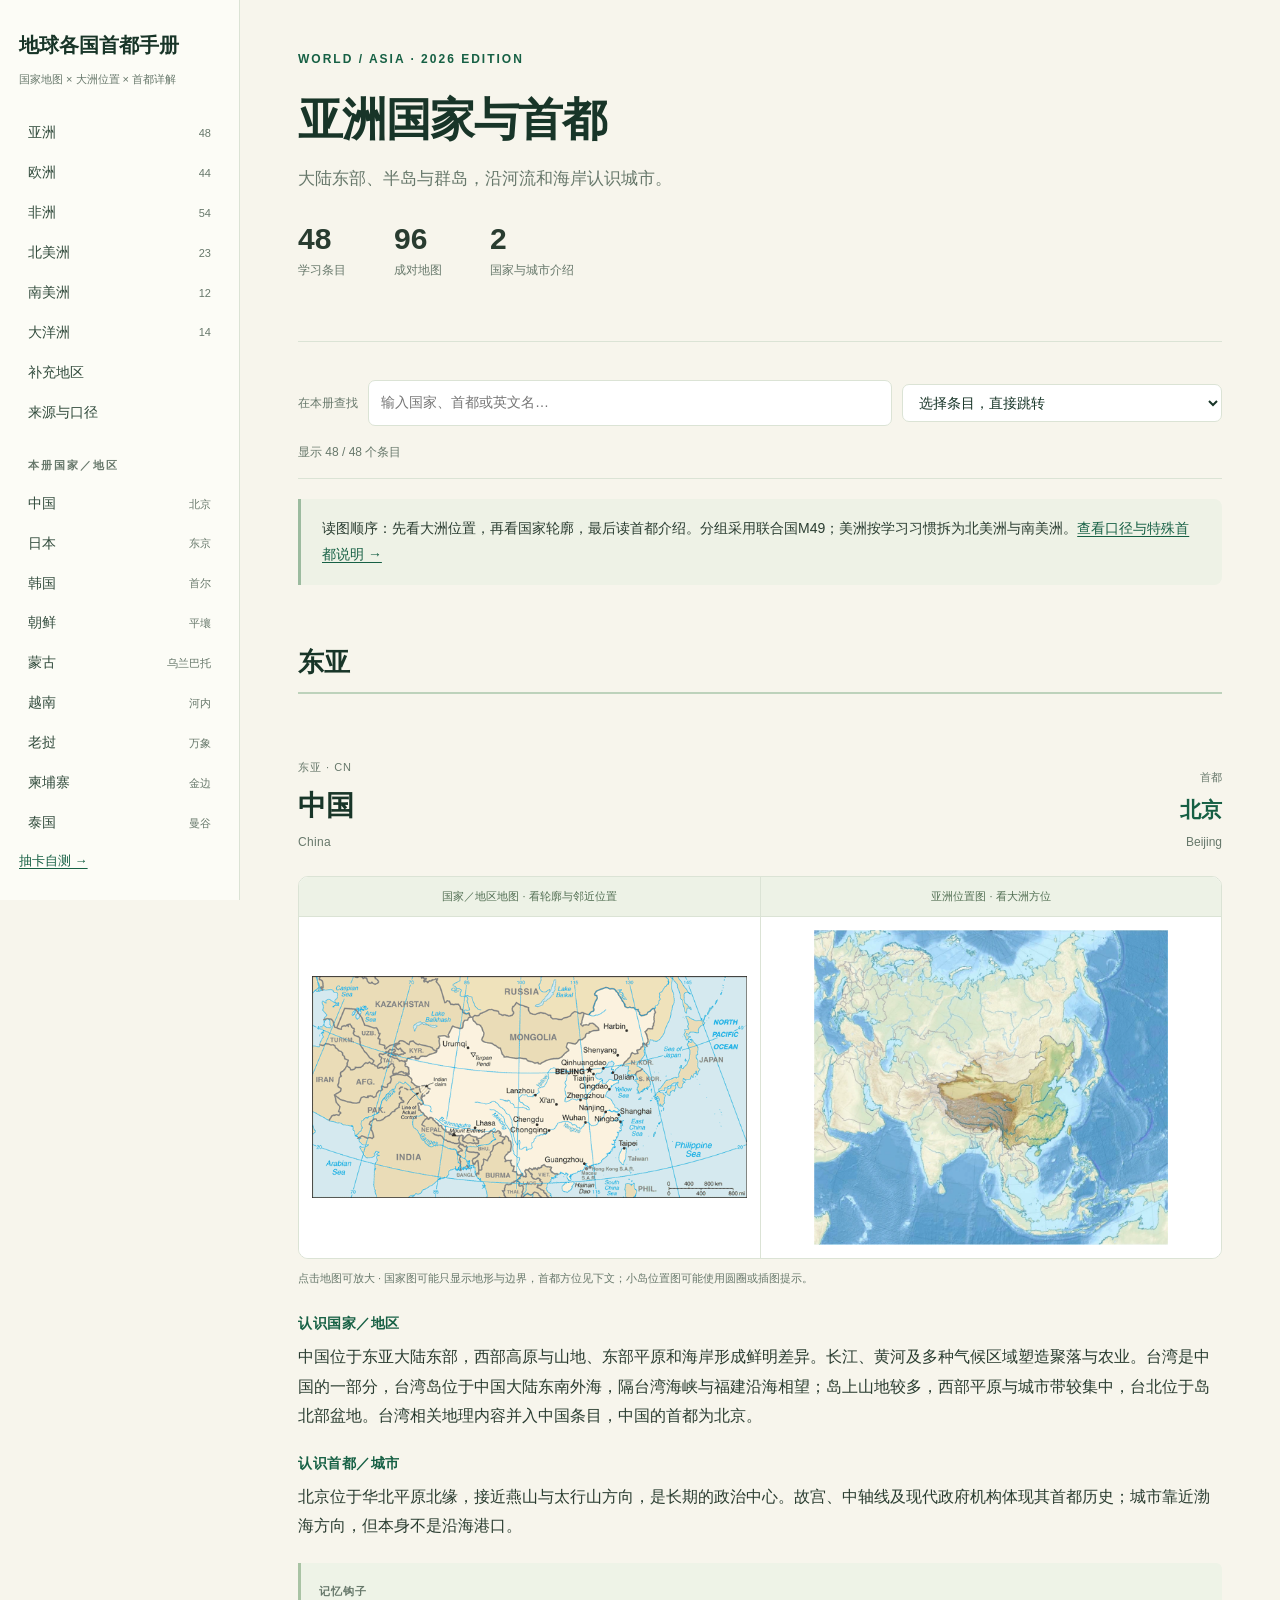
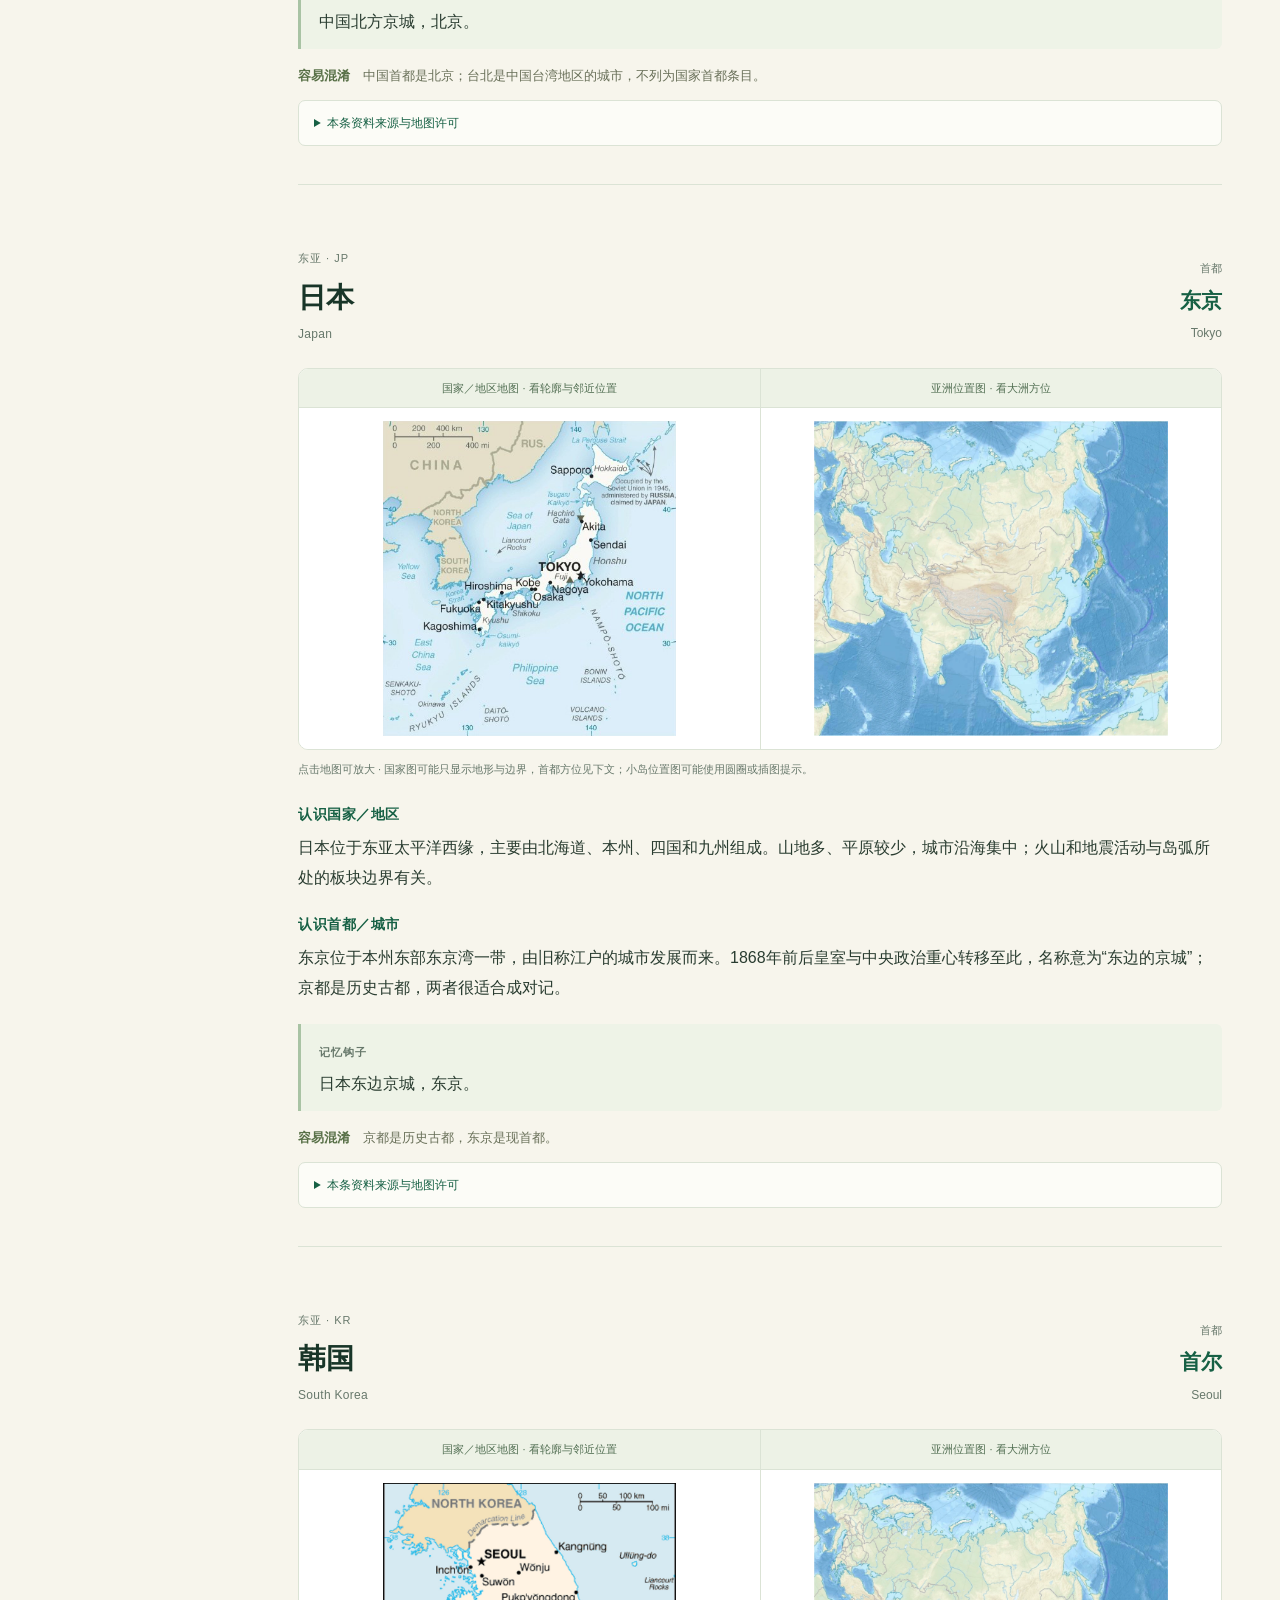
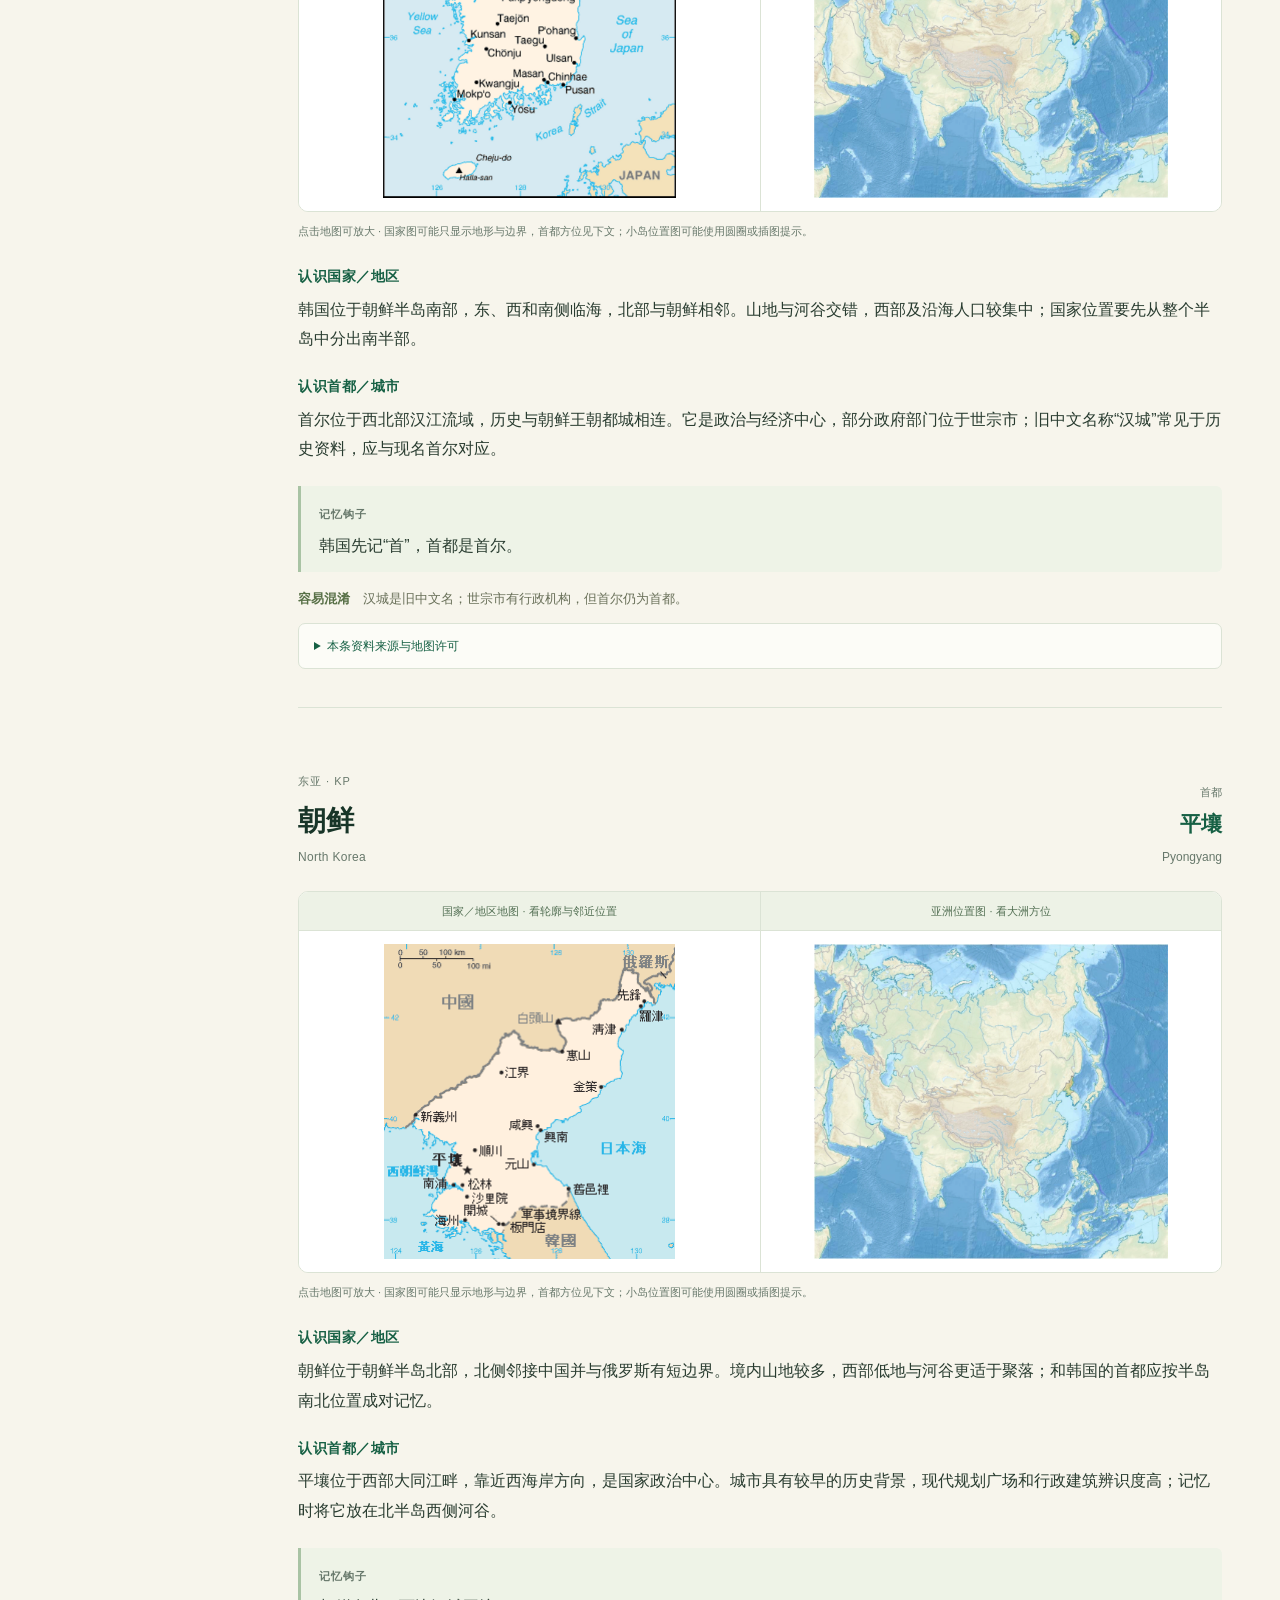
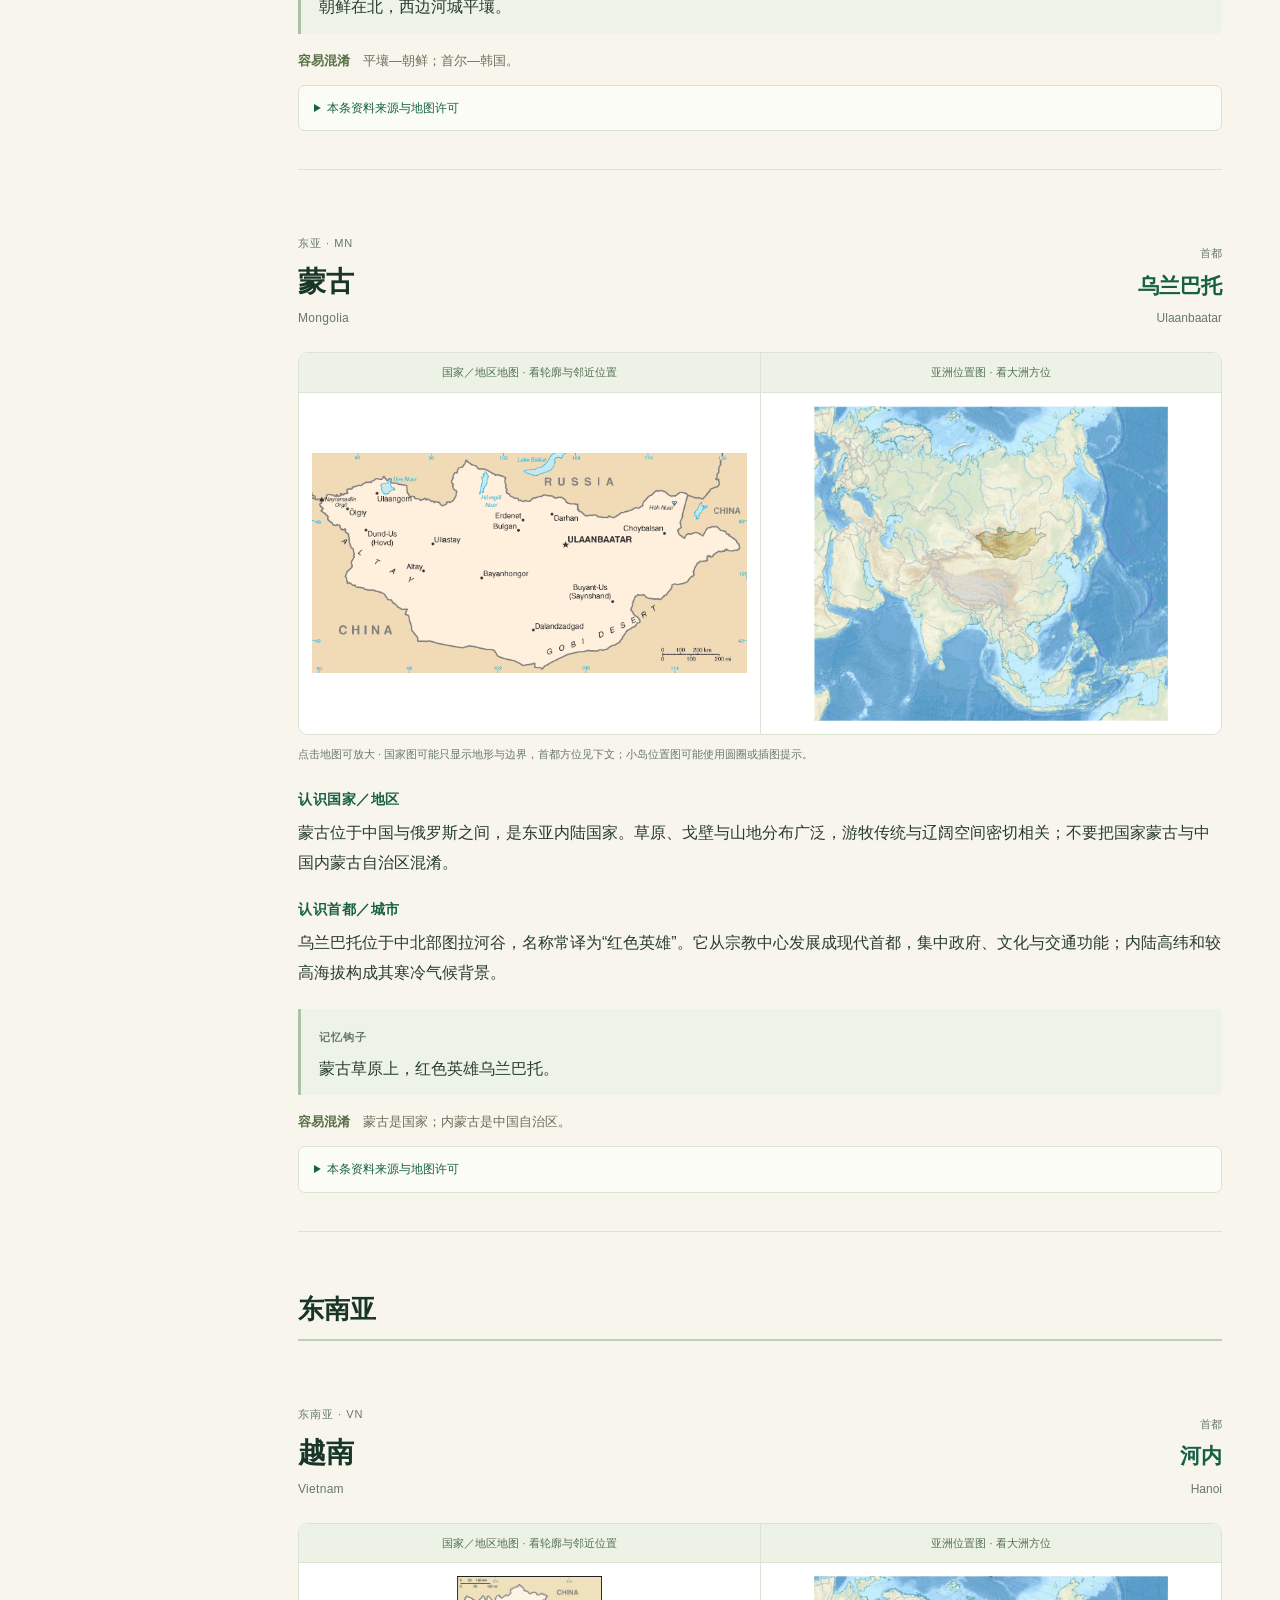
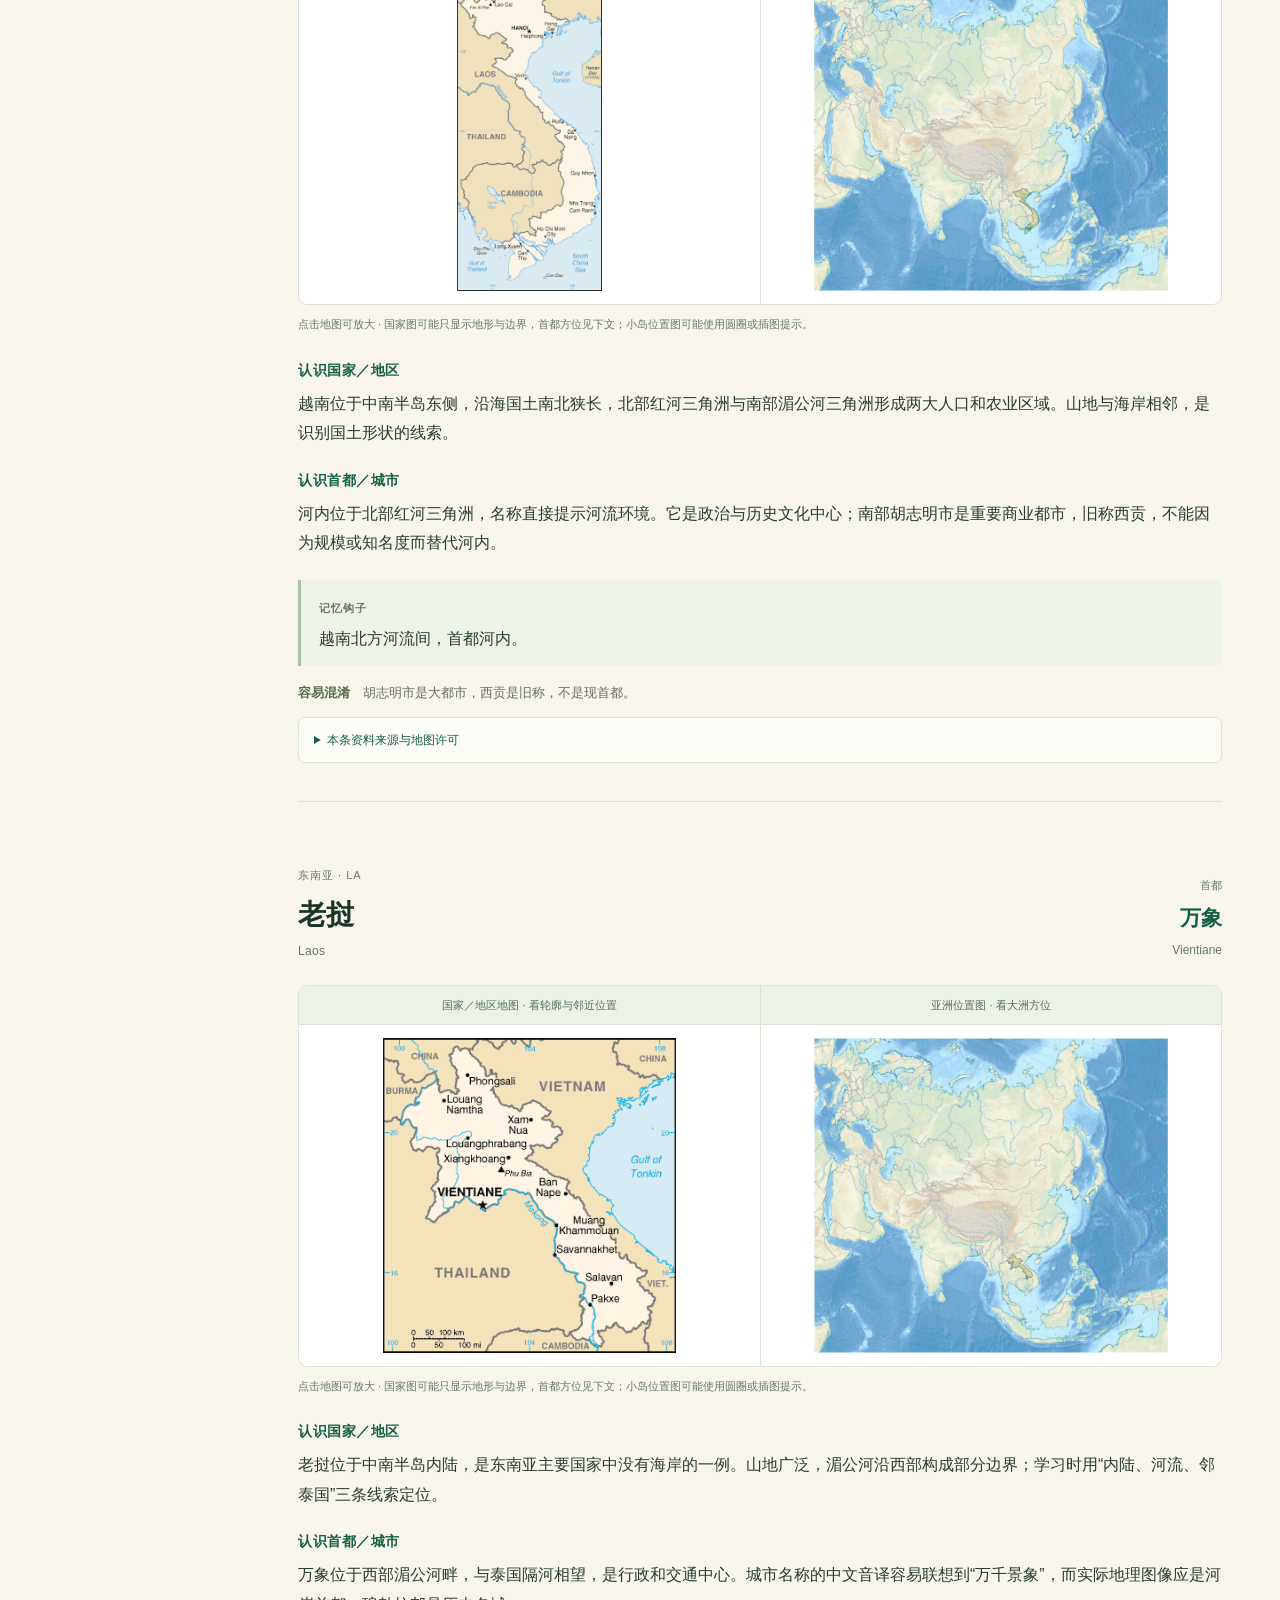
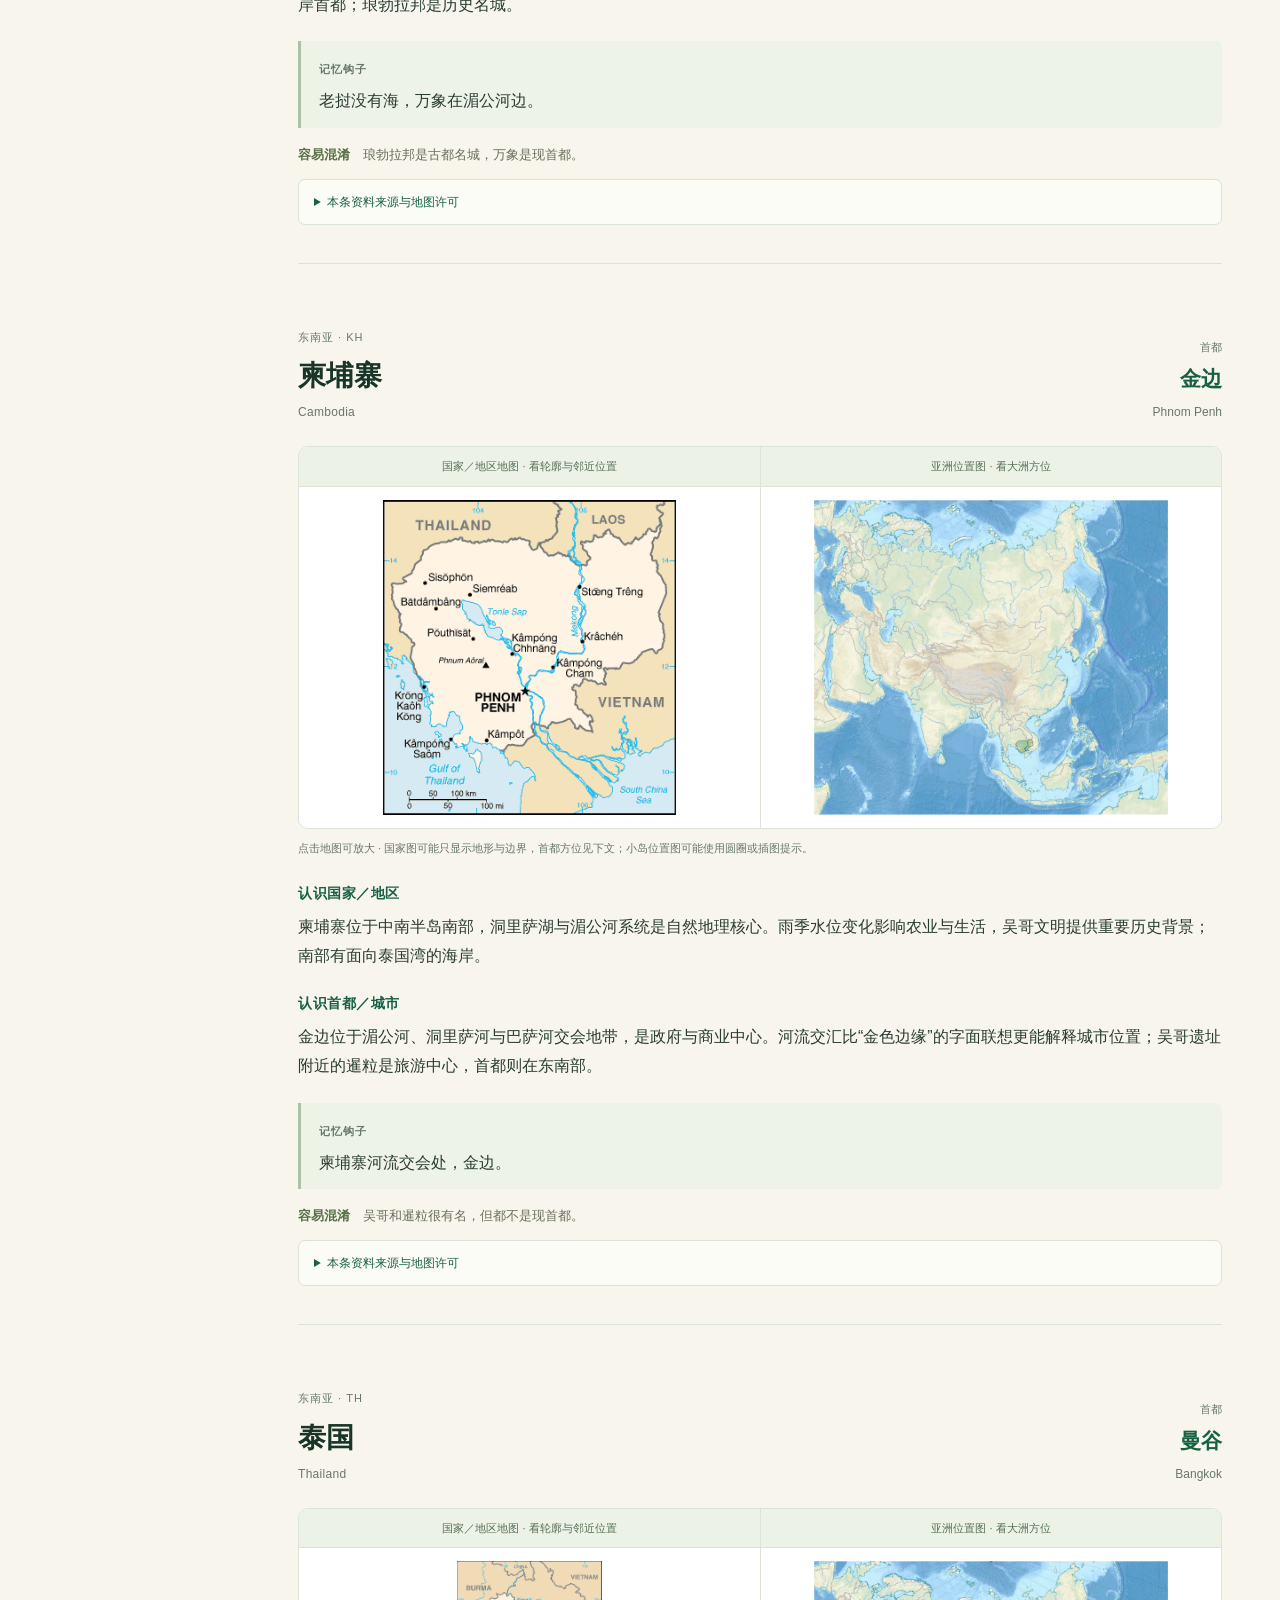
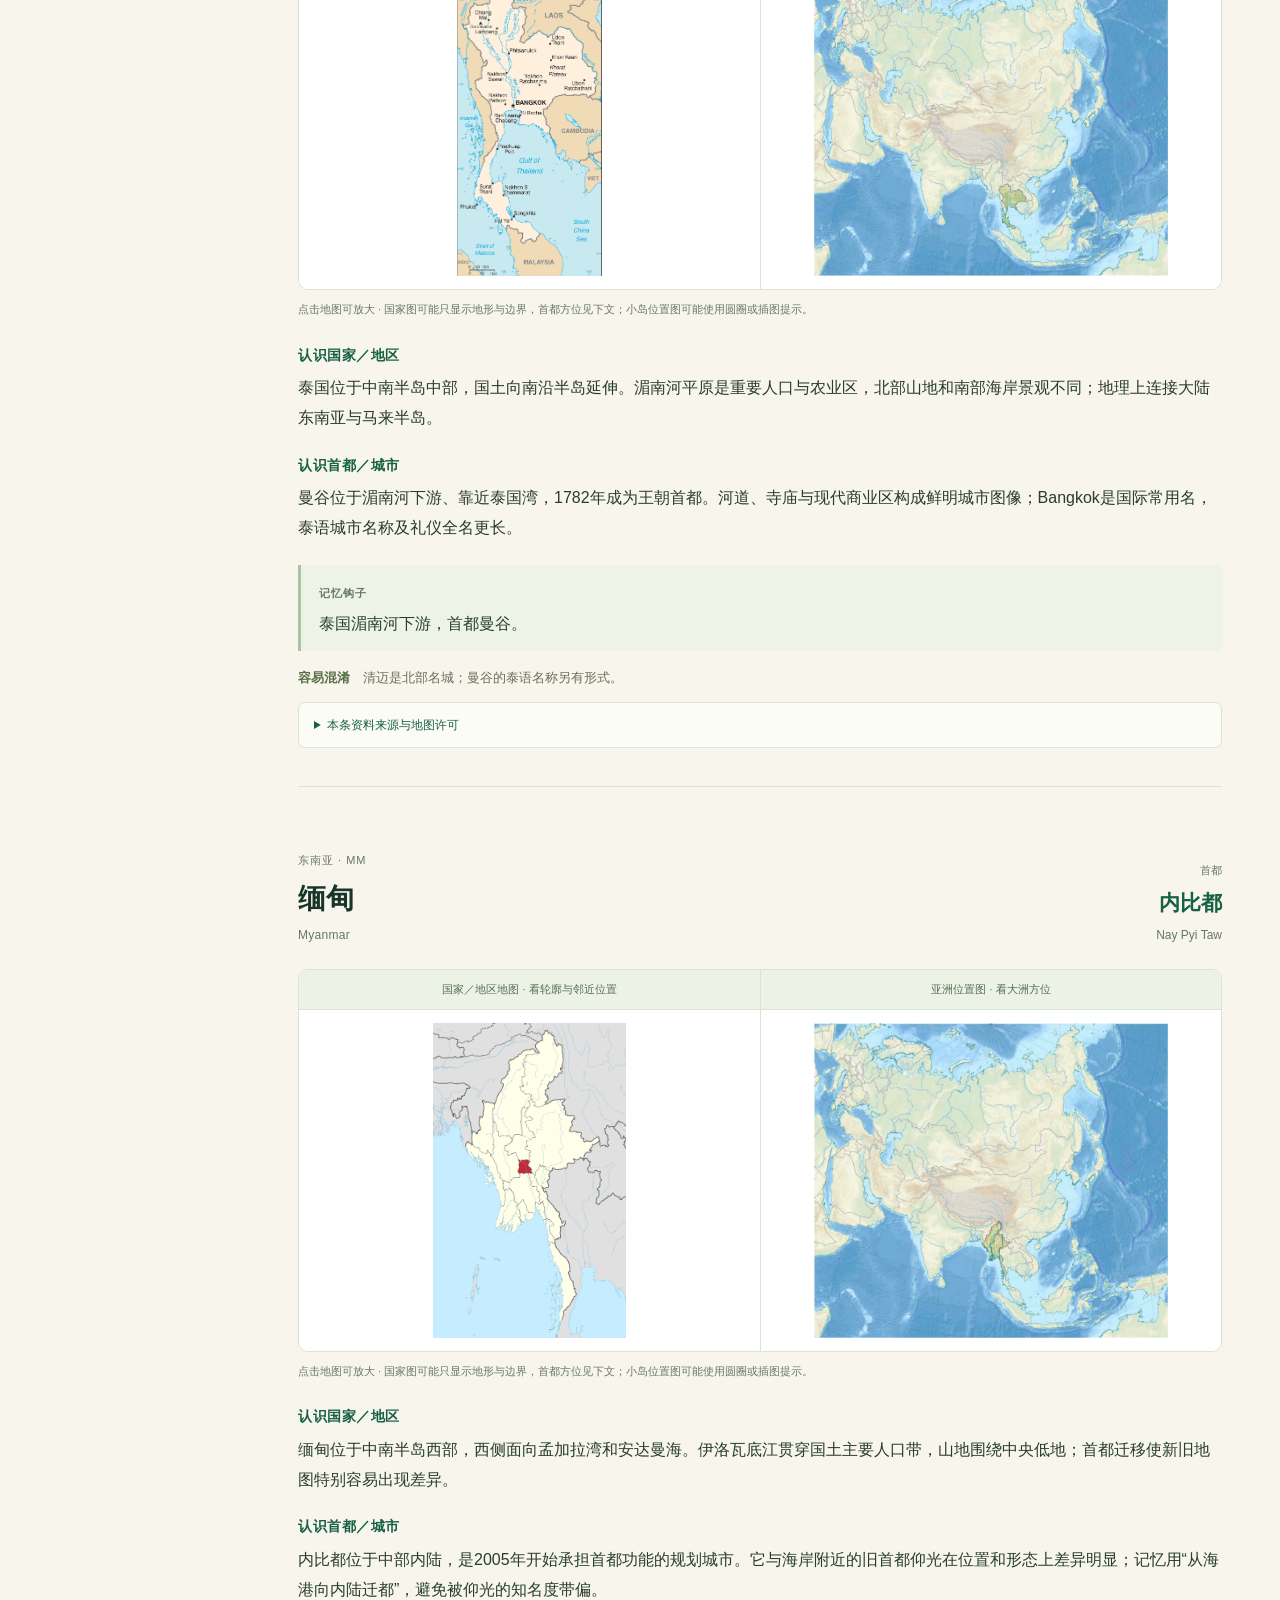
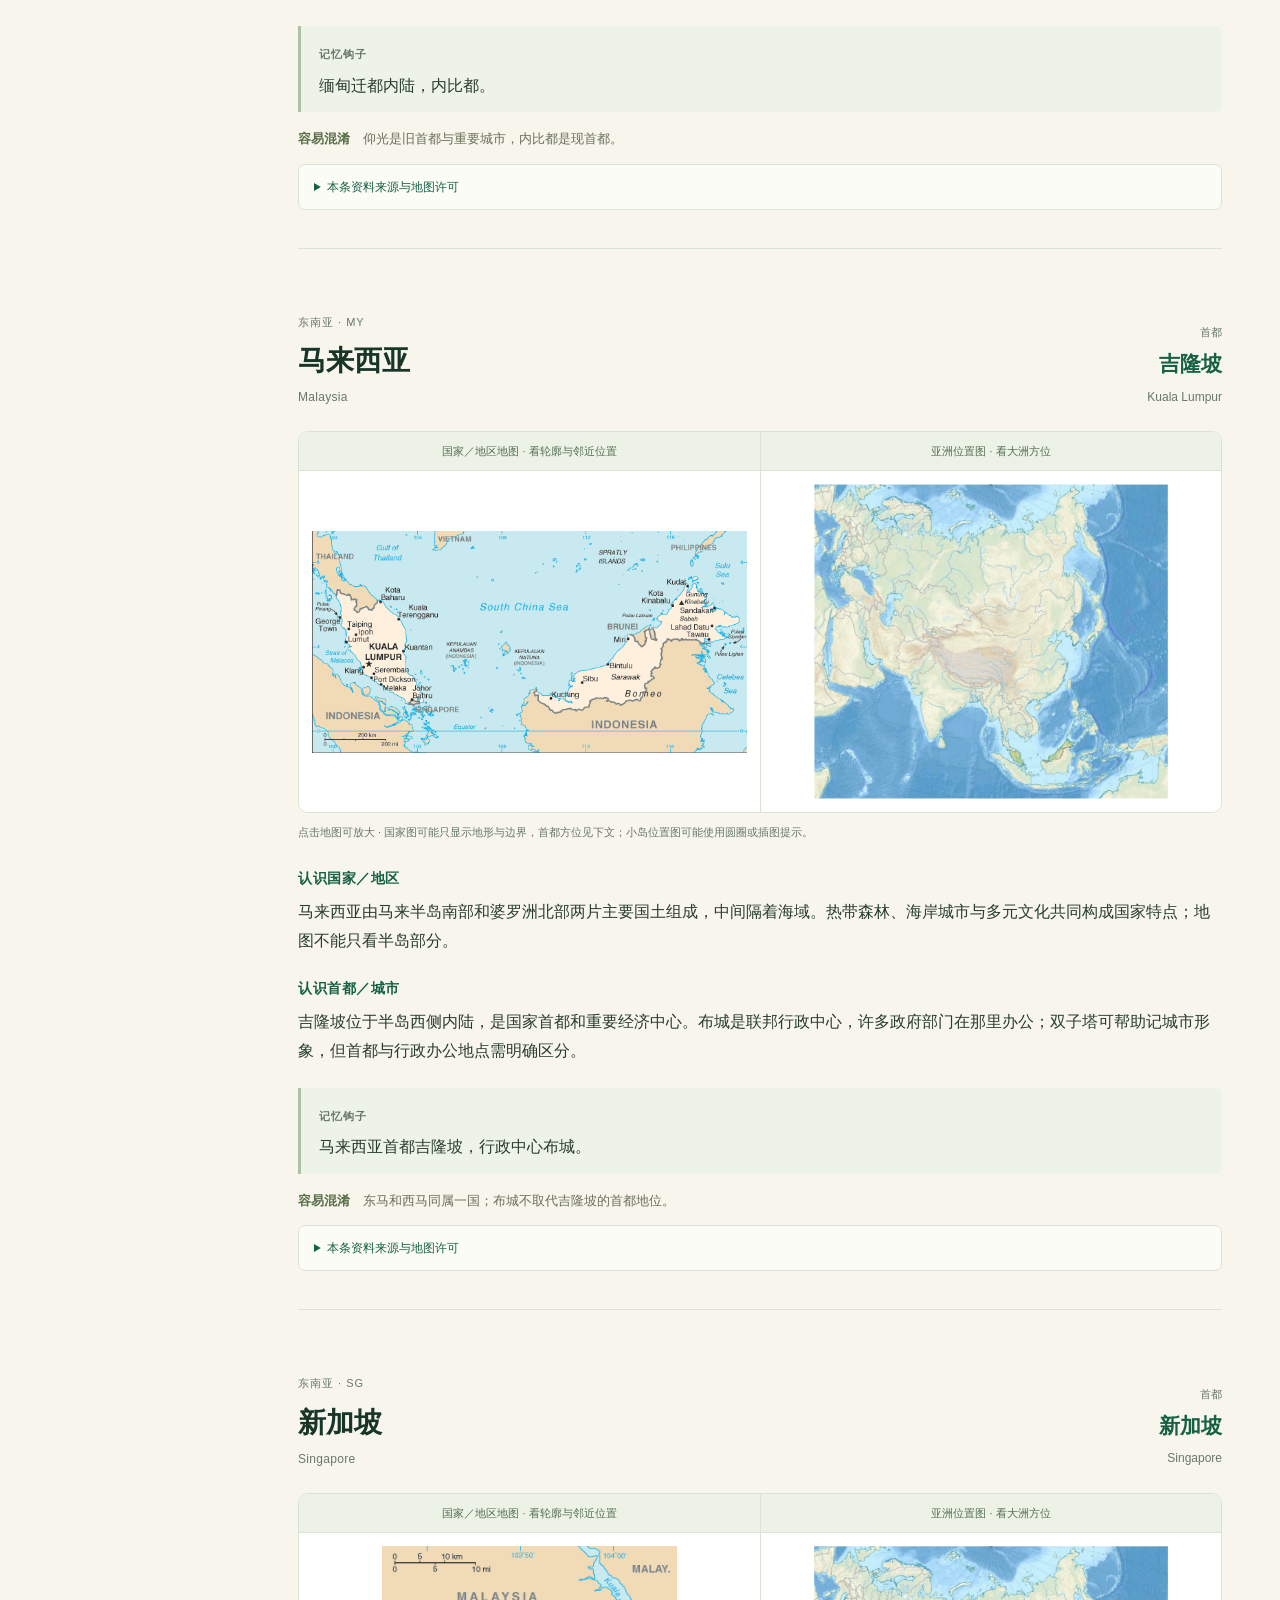
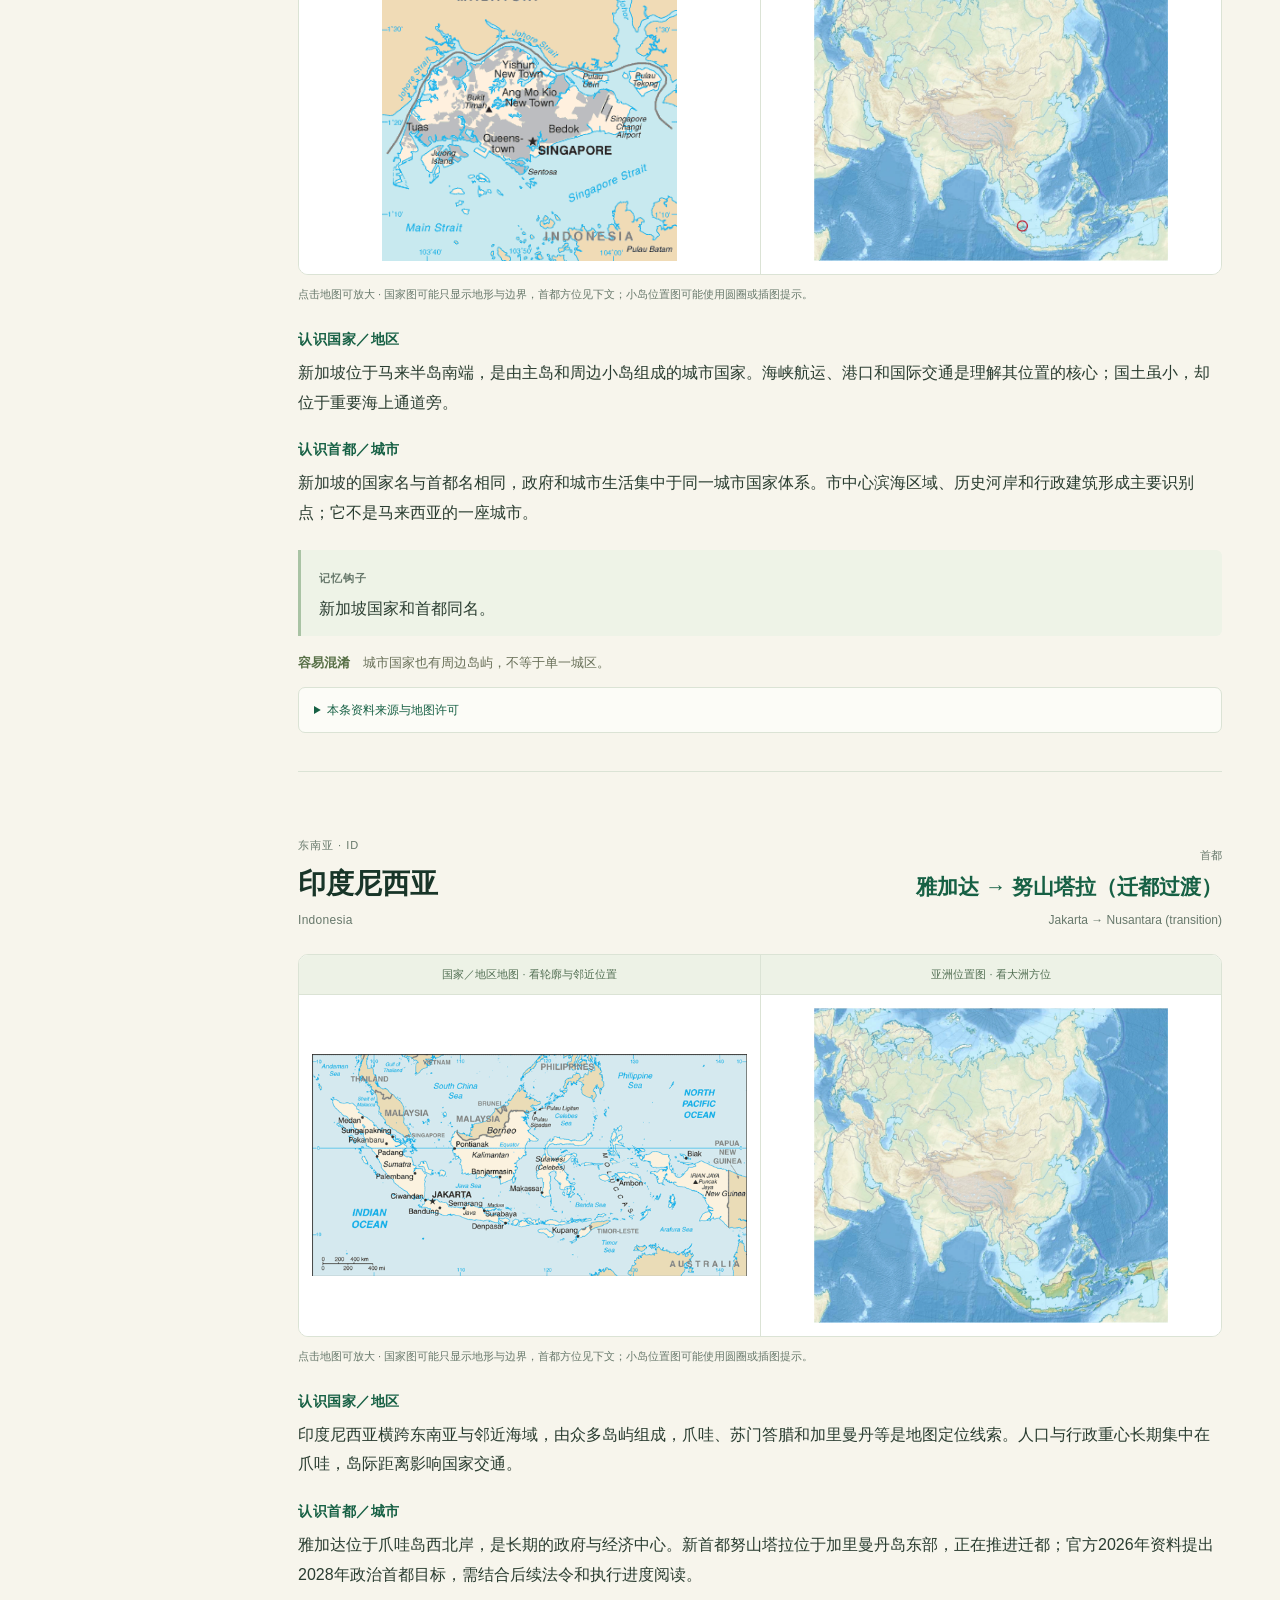
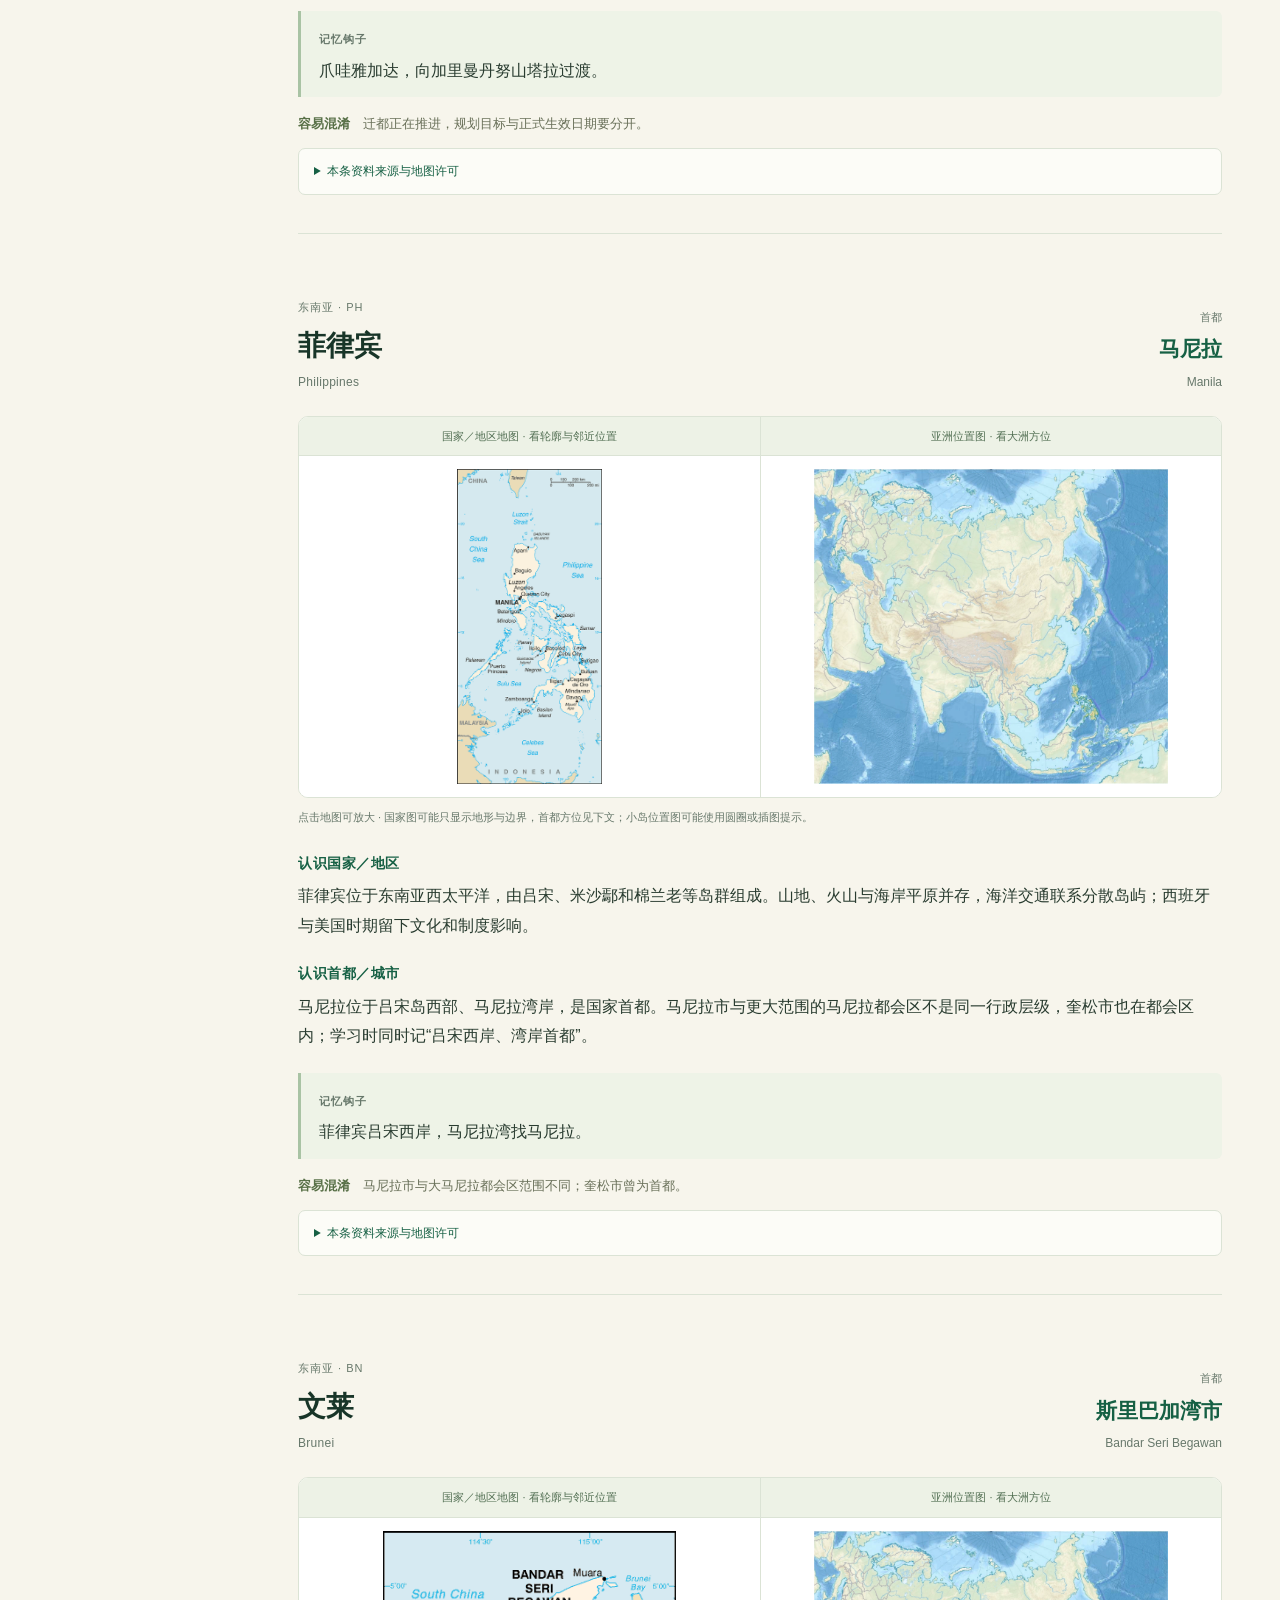
<file: asia.html>
<!doctype html><html lang="zh-CN"><head><meta charset="utf-8"><meta name="viewport" content="width=device-width,initial-scale=1"><meta name="description" content="世界195个国家主条目与4个补充地区的地图、首都、详细介绍和记忆自测。"><meta name="theme-color" content="#166044"><title>亚洲 · 地球各国首都手册</title><link rel="stylesheet" href="assets/style.css?v=earth1"></head><body><aside><a class="brand" href="index.html">地球各国首都手册<small>国家地图 × 大洲位置 × 首都详解</small></a><nav aria-label="手册目录"><a href="asia.html">亚洲<span>48</span></a><a href="europe.html">欧洲<span>44</span></a><a href="africa.html">非洲<span>54</span></a><a href="north-america.html">北美洲<span>23</span></a><a href="south-america.html">南美洲<span>12</span></a><a href="oceania.html">大洋洲<span>14</span></a><a href="extensions.html">补充地区<span></span></a><a href="sources.html">来源与口径<span></span></a><h3>本册国家／地区</h3><div class="country-nav"><a href="#country-cn" data-search="中国 China 北京 Beijing 中国首都是北京；台北是中国台湾地区的城市，不列为国家首都条目。 台湾 台北 Taiwan Taipei 中国台湾">中国<span>北京</span></a><a href="#country-jp" data-search="日本 Japan 东京 Tokyo 京都是历史古都，东京是现首都。">日本<span>东京</span></a><a href="#country-kr" data-search="韩国 South Korea 首尔 Seoul 汉城是旧中文名；世宗市有行政机构，但首尔仍为首都。">韩国<span>首尔</span></a><a href="#country-kp" data-search="朝鲜 North Korea 平壤 Pyongyang 平壤—朝鲜；首尔—韩国。">朝鲜<span>平壤</span></a><a href="#country-mn" data-search="蒙古 Mongolia 乌兰巴托 Ulaanbaatar 蒙古是国家；内蒙古是中国自治区。">蒙古<span>乌兰巴托</span></a><a href="#country-vn" data-search="越南 Vietnam 河内 Hanoi 胡志明市是大都市，西贡是旧称，不是现首都。">越南<span>河内</span></a><a href="#country-la" data-search="老挝 Laos 万象 Vientiane 琅勃拉邦是古都名城，万象是现首都。">老挝<span>万象</span></a><a href="#country-kh" data-search="柬埔寨 Cambodia 金边 Phnom Penh 吴哥和暹粒很有名，但都不是现首都。">柬埔寨<span>金边</span></a><a href="#country-th" data-search="泰国 Thailand 曼谷 Bangkok 清迈是北部名城；曼谷的泰语名称另有形式。">泰国<span>曼谷</span></a><a href="#country-mm" data-search="缅甸 Myanmar 内比都 Nay Pyi Taw 仰光是旧首都与重要城市，内比都是现首都。">缅甸<span>内比都</span></a><a href="#country-my" data-search="马来西亚 Malaysia 吉隆坡 Kuala Lumpur 东马和西马同属一国；布城不取代吉隆坡的首都地位。">马来西亚<span>吉隆坡</span></a><a href="#country-sg" data-search="新加坡 Singapore 新加坡 Singapore 城市国家也有周边岛屿，不等于单一城区。">新加坡<span>新加坡</span></a><a href="#country-id" data-search="印度尼西亚 Indonesia 雅加达 → 努山塔拉（迁都过渡） Jakarta → Nusantara (transition) 迁都正在推进，规划目标与正式生效日期要分开。">印度尼西亚<span>雅加达 → 努山塔拉</span></a><a href="#country-ph" data-search="菲律宾 Philippines 马尼拉 Manila 马尼拉市与大马尼拉都会区范围不同；奎松市曾为首都。">菲律宾<span>马尼拉</span></a><a href="#country-bn" data-search="文莱 Brunei 斯里巴加湾市 Bandar Seri Begawan 文莱在婆罗洲北岸，首都在其西部主体国土。">文莱<span>斯里巴加湾市</span></a><a href="#country-tl" data-search="东帝汶 Timor-Leste 帝力 Dili 整个帝汶岛不是都属于东帝汶；另有欧库西飞地。">东帝汶<span>帝力</span></a><a href="#country-af" data-search="阿富汗 Afghanistan 喀布尔 Kabul 文化区域分类可能不同，本版南亚分组依UN M49。">阿富汗<span>喀布尔</span></a><a href="#country-pk" data-search="巴基斯坦 Pakistan 伊斯兰堡 Islamabad 卡拉奇是旧首都与海港；拉瓦尔品第是邻近城市。">巴基斯坦<span>伊斯兰堡</span></a><a href="#country-in" data-search="印度 India 新德里 New Delhi 新德里是德里的一部分，两名称范围不能完全等同。">印度<span>新德里</span></a><a href="#country-np" data-search="尼泊尔 Nepal 加德满都 Kathmandu 珠穆朗玛峰是地标，首都是盆地城市。">尼泊尔<span>加德满都</span></a><a href="#country-bt" data-search="不丹 Bhutan 廷布 Thimphu 帕罗机场有名，首都是廷布。">不丹<span>廷布</span></a><a href="#country-bd" data-search="孟加拉国 Bangladesh 达卡 Dhaka 吉大港是重要海港，不是首都。">孟加拉国<span>达卡</span></a><a href="#country-lk" data-search="斯里兰卡 Sri Lanka 斯里贾亚瓦德纳普拉科特 Sri Jayawardenepura Kotte 科特与科伦坡功能相关但名称不同，不能只背旧简表。 科特 科伦坡 Colombo Kotte">斯里兰卡<span>斯里贾亚瓦德纳普拉科特</span></a><a href="#country-mv" data-search="马尔代夫 Maldives 马累 Malé 马累是行政城市，不是泛指全部度假环礁。">马尔代夫<span>马累</span></a><a href="#country-ir" data-search="伊朗 Iran 德黑兰 Tehran 分组依UN M49；伊斯法罕是历史古都。">伊朗<span>德黑兰</span></a><a href="#country-kz" data-search="哈萨克斯坦 Kazakhstan 阿斯塔纳 Astana 阿拉木图是旧首都；努尔苏丹是阿斯塔纳曾用名。">哈萨克斯坦<span>阿斯塔纳</span></a><a href="#country-kg" data-search="吉尔吉斯斯坦 Kyrgyzstan 比什凯克 Bishkek 伏龙芝是旧称；不是哈萨克斯坦的阿斯塔纳。">吉尔吉斯斯坦<span>比什凯克</span></a><a href="#country-tj" data-search="塔吉克斯坦 Tajikistan 杜尚别 Dushanbe 杜尚别—塔吉克斯坦；塔什干—乌兹别克斯坦。">塔吉克斯坦<span>杜尚别</span></a><a href="#country-tm" data-search="土库曼斯坦 Turkmenistan 阿什哈巴德 Ashgabat 达尔瓦扎气坑是景点，阿什哈巴德才是首都。">土库曼斯坦<span>阿什哈巴德</span></a><a href="#country-uz" data-search="乌兹别克斯坦 Uzbekistan 塔什干 Tashkent 撒马尔罕、布哈拉是古城，现首都是塔什干。">乌兹别克斯坦<span>塔什干</span></a><a href="#country-am" data-search="亚美尼亚 Armenia 埃里温 Yerevan 南高加索本版归西亚；不要把埃里温与第比利斯混淆。">亚美尼亚<span>埃里温</span></a><a href="#country-az" data-search="阿塞拜疆 Azerbaijan 巴库 Baku 里海是内陆水体；纳希切万不是首都所在地。">阿塞拜疆<span>巴库</span></a><a href="#country-ge" data-search="格鲁吉亚 Georgia 第比利斯 Tbilisi 巴统是黑海港城；争议地区边界见图源。">格鲁吉亚<span>第比利斯</span></a><a href="#country-iq" data-search="伊拉克 Iraq 巴格达 Baghdad 巴格达在底格里斯河畔，不是幼发拉底河畔。">伊拉克<span>巴格达</span></a><a href="#country-sy" data-search="叙利亚 Syria 大马士革 Damascus 阿勒颇是重要历史城市，首都是大马士革。">叙利亚<span>大马士革</span></a><a href="#country-lb" data-search="黎巴嫩 Lebanon 贝鲁特 Beirut 的黎波里是黎巴嫩北部城市，但不是其首都。">黎巴嫩<span>贝鲁特</span></a><a href="#country-jo" data-search="约旦 Jordan 安曼 Amman 佩特拉和亚喀巴很有名，但首都是安曼。">约旦<span>安曼</span></a><a href="#country-il" data-search="以色列 Israel 耶路撒冷（地位有争议） Jerusalem 特拉维夫是重要城市；耶路撒冷地位并非国际一致认定。">以色列<span>耶路撒冷</span></a><a href="#country-ps" data-search="巴勒斯坦国 Palestine 东耶路撒冷（首都主张） East Jerusalem 不能把东耶路撒冷主张与实际办公地点简单合并。">巴勒斯坦国<span>东耶路撒冷</span></a><a href="#country-sa" data-search="沙特阿拉伯 Saudi Arabia 利雅得 Riyadh 麦加、麦地那是圣城，不是政治首都。">沙特阿拉伯<span>利雅得</span></a><a href="#country-ye" data-search="也门 Yemen 萨那 Sana&#x27;a 萨那为首都常用列示；亚丁的政府角色另说明。">也门<span>萨那</span></a><a href="#country-om" data-search="阿曼 Oman 马斯喀特 Muscat 穆桑达姆是分离地区，首都在主体国土东北岸。">阿曼<span>马斯喀特</span></a><a href="#country-ae" data-search="阿联酋 United Arab Emirates 阿布扎比 Abu Dhabi 迪拜不是国家首都；七个酋长国共同组成联邦。">阿联酋<span>阿布扎比</span></a><a href="#country-qa" data-search="卡塔尔 Qatar 多哈 Doha 不要把卡塔尔和同为海湾国家的巴林混淆。">卡塔尔<span>多哈</span></a><a href="#country-bh" data-search="巴林 Bahrain 麦纳麦 Manama 巴林是群岛，卡塔尔是半岛；两者首都不同。">巴林<span>麦纳麦</span></a><a href="#country-kw" data-search="科威特 Kuwait 科威特城 Kuwait City 国家与城市同名体系，首都写科威特城更清楚。">科威特<span>科威特城</span></a><a href="#country-tr" data-search="土耳其 Turkey 安卡拉 Ankara 伊斯坦布尔是历史都城和大都市，不是现首都。">土耳其<span>安卡拉</span></a><a href="#country-cy" data-search="塞浦路斯 Cyprus 尼科西亚 Nicosia 城市分隔背景及岛内争议，不能用简单统一城区理解。">塞浦路斯<span>尼科西亚</span></a></div></nav><a class="aside-bottom" href="index.html#practice">抽卡自测 →</a></aside><main><header class="cover"><div class="eyebrow">WORLD / ASIA · 2026 EDITION</div><h1>亚洲国家与首都</h1><p>大陆东部、半岛与群岛，沿河流和海岸认识城市。</p><div class="stats"><div><b>48</b><small>学习条目</small></div><div><b>96</b><small>成对地图</small></div><div><b>2</b><small>国家与城市介绍</small></div></div></header><div class="reading-tools"><label for="search">在本册查找</label><input id="search" type="search" placeholder="输入国家、首都或英文名…"><select id="jump" aria-label="跳转到本册条目"><option value="">选择条目，直接跳转</option><option value="country-cn" data-search="中国 China 北京 Beijing 中国首都是北京；台北是中国台湾地区的城市，不列为国家首都条目。 台湾 台北 Taiwan Taipei 中国台湾">中国 — 北京</option><option value="country-jp" data-search="日本 Japan 东京 Tokyo 京都是历史古都，东京是现首都。">日本 — 东京</option><option value="country-kr" data-search="韩国 South Korea 首尔 Seoul 汉城是旧中文名；世宗市有行政机构，但首尔仍为首都。">韩国 — 首尔</option><option value="country-kp" data-search="朝鲜 North Korea 平壤 Pyongyang 平壤—朝鲜；首尔—韩国。">朝鲜 — 平壤</option><option value="country-mn" data-search="蒙古 Mongolia 乌兰巴托 Ulaanbaatar 蒙古是国家；内蒙古是中国自治区。">蒙古 — 乌兰巴托</option><option value="country-vn" data-search="越南 Vietnam 河内 Hanoi 胡志明市是大都市，西贡是旧称，不是现首都。">越南 — 河内</option><option value="country-la" data-search="老挝 Laos 万象 Vientiane 琅勃拉邦是古都名城，万象是现首都。">老挝 — 万象</option><option value="country-kh" data-search="柬埔寨 Cambodia 金边 Phnom Penh 吴哥和暹粒很有名，但都不是现首都。">柬埔寨 — 金边</option><option value="country-th" data-search="泰国 Thailand 曼谷 Bangkok 清迈是北部名城；曼谷的泰语名称另有形式。">泰国 — 曼谷</option><option value="country-mm" data-search="缅甸 Myanmar 内比都 Nay Pyi Taw 仰光是旧首都与重要城市，内比都是现首都。">缅甸 — 内比都</option><option value="country-my" data-search="马来西亚 Malaysia 吉隆坡 Kuala Lumpur 东马和西马同属一国；布城不取代吉隆坡的首都地位。">马来西亚 — 吉隆坡</option><option value="country-sg" data-search="新加坡 Singapore 新加坡 Singapore 城市国家也有周边岛屿，不等于单一城区。">新加坡 — 新加坡</option><option value="country-id" data-search="印度尼西亚 Indonesia 雅加达 → 努山塔拉（迁都过渡） Jakarta → Nusantara (transition) 迁都正在推进，规划目标与正式生效日期要分开。">印度尼西亚 — 雅加达 → 努山塔拉（迁都过渡）</option><option value="country-ph" data-search="菲律宾 Philippines 马尼拉 Manila 马尼拉市与大马尼拉都会区范围不同；奎松市曾为首都。">菲律宾 — 马尼拉</option><option value="country-bn" data-search="文莱 Brunei 斯里巴加湾市 Bandar Seri Begawan 文莱在婆罗洲北岸，首都在其西部主体国土。">文莱 — 斯里巴加湾市</option><option value="country-tl" data-search="东帝汶 Timor-Leste 帝力 Dili 整个帝汶岛不是都属于东帝汶；另有欧库西飞地。">东帝汶 — 帝力</option><option value="country-af" data-search="阿富汗 Afghanistan 喀布尔 Kabul 文化区域分类可能不同，本版南亚分组依UN M49。">阿富汗 — 喀布尔</option><option value="country-pk" data-search="巴基斯坦 Pakistan 伊斯兰堡 Islamabad 卡拉奇是旧首都与海港；拉瓦尔品第是邻近城市。">巴基斯坦 — 伊斯兰堡</option><option value="country-in" data-search="印度 India 新德里 New Delhi 新德里是德里的一部分，两名称范围不能完全等同。">印度 — 新德里</option><option value="country-np" data-search="尼泊尔 Nepal 加德满都 Kathmandu 珠穆朗玛峰是地标，首都是盆地城市。">尼泊尔 — 加德满都</option><option value="country-bt" data-search="不丹 Bhutan 廷布 Thimphu 帕罗机场有名，首都是廷布。">不丹 — 廷布</option><option value="country-bd" data-search="孟加拉国 Bangladesh 达卡 Dhaka 吉大港是重要海港，不是首都。">孟加拉国 — 达卡</option><option value="country-lk" data-search="斯里兰卡 Sri Lanka 斯里贾亚瓦德纳普拉科特 Sri Jayawardenepura Kotte 科特与科伦坡功能相关但名称不同，不能只背旧简表。 科特 科伦坡 Colombo Kotte">斯里兰卡 — 斯里贾亚瓦德纳普拉科特</option><option value="country-mv" data-search="马尔代夫 Maldives 马累 Malé 马累是行政城市，不是泛指全部度假环礁。">马尔代夫 — 马累</option><option value="country-ir" data-search="伊朗 Iran 德黑兰 Tehran 分组依UN M49；伊斯法罕是历史古都。">伊朗 — 德黑兰</option><option value="country-kz" data-search="哈萨克斯坦 Kazakhstan 阿斯塔纳 Astana 阿拉木图是旧首都；努尔苏丹是阿斯塔纳曾用名。">哈萨克斯坦 — 阿斯塔纳</option><option value="country-kg" data-search="吉尔吉斯斯坦 Kyrgyzstan 比什凯克 Bishkek 伏龙芝是旧称；不是哈萨克斯坦的阿斯塔纳。">吉尔吉斯斯坦 — 比什凯克</option><option value="country-tj" data-search="塔吉克斯坦 Tajikistan 杜尚别 Dushanbe 杜尚别—塔吉克斯坦；塔什干—乌兹别克斯坦。">塔吉克斯坦 — 杜尚别</option><option value="country-tm" data-search="土库曼斯坦 Turkmenistan 阿什哈巴德 Ashgabat 达尔瓦扎气坑是景点，阿什哈巴德才是首都。">土库曼斯坦 — 阿什哈巴德</option><option value="country-uz" data-search="乌兹别克斯坦 Uzbekistan 塔什干 Tashkent 撒马尔罕、布哈拉是古城，现首都是塔什干。">乌兹别克斯坦 — 塔什干</option><option value="country-am" data-search="亚美尼亚 Armenia 埃里温 Yerevan 南高加索本版归西亚；不要把埃里温与第比利斯混淆。">亚美尼亚 — 埃里温</option><option value="country-az" data-search="阿塞拜疆 Azerbaijan 巴库 Baku 里海是内陆水体；纳希切万不是首都所在地。">阿塞拜疆 — 巴库</option><option value="country-ge" data-search="格鲁吉亚 Georgia 第比利斯 Tbilisi 巴统是黑海港城；争议地区边界见图源。">格鲁吉亚 — 第比利斯</option><option value="country-iq" data-search="伊拉克 Iraq 巴格达 Baghdad 巴格达在底格里斯河畔，不是幼发拉底河畔。">伊拉克 — 巴格达</option><option value="country-sy" data-search="叙利亚 Syria 大马士革 Damascus 阿勒颇是重要历史城市，首都是大马士革。">叙利亚 — 大马士革</option><option value="country-lb" data-search="黎巴嫩 Lebanon 贝鲁特 Beirut 的黎波里是黎巴嫩北部城市，但不是其首都。">黎巴嫩 — 贝鲁特</option><option value="country-jo" data-search="约旦 Jordan 安曼 Amman 佩特拉和亚喀巴很有名，但首都是安曼。">约旦 — 安曼</option><option value="country-il" data-search="以色列 Israel 耶路撒冷（地位有争议） Jerusalem 特拉维夫是重要城市；耶路撒冷地位并非国际一致认定。">以色列 — 耶路撒冷（地位有争议）</option><option value="country-ps" data-search="巴勒斯坦国 Palestine 东耶路撒冷（首都主张） East Jerusalem 不能把东耶路撒冷主张与实际办公地点简单合并。">巴勒斯坦国 — 东耶路撒冷（首都主张）</option><option value="country-sa" data-search="沙特阿拉伯 Saudi Arabia 利雅得 Riyadh 麦加、麦地那是圣城，不是政治首都。">沙特阿拉伯 — 利雅得</option><option value="country-ye" data-search="也门 Yemen 萨那 Sana&#x27;a 萨那为首都常用列示；亚丁的政府角色另说明。">也门 — 萨那</option><option value="country-om" data-search="阿曼 Oman 马斯喀特 Muscat 穆桑达姆是分离地区，首都在主体国土东北岸。">阿曼 — 马斯喀特</option><option value="country-ae" data-search="阿联酋 United Arab Emirates 阿布扎比 Abu Dhabi 迪拜不是国家首都；七个酋长国共同组成联邦。">阿联酋 — 阿布扎比</option><option value="country-qa" data-search="卡塔尔 Qatar 多哈 Doha 不要把卡塔尔和同为海湾国家的巴林混淆。">卡塔尔 — 多哈</option><option value="country-bh" data-search="巴林 Bahrain 麦纳麦 Manama 巴林是群岛，卡塔尔是半岛；两者首都不同。">巴林 — 麦纳麦</option><option value="country-kw" data-search="科威特 Kuwait 科威特城 Kuwait City 国家与城市同名体系，首都写科威特城更清楚。">科威特 — 科威特城</option><option value="country-tr" data-search="土耳其 Turkey 安卡拉 Ankara 伊斯坦布尔是历史都城和大都市，不是现首都。">土耳其 — 安卡拉</option><option value="country-cy" data-search="塞浦路斯 Cyprus 尼科西亚 Nicosia 城市分隔背景及岛内争议，不能用简单统一城区理解。">塞浦路斯 — 尼科西亚</option></select><p id="local-status" aria-live="polite"></p></div><p class="reading-note">读图顺序：先看大洲位置，再看国家轮廓，最后读首都介绍。分组采用联合国M49；美洲按学习习惯拆为北美洲与南美洲。<a href="sources.html">查看口径与特殊首都说明 →</a></p><section class="region"><h2 class="chapter">东亚</h2><article class="country-card" id="country-cn" data-search="中国 China 北京 Beijing 中国首都是北京；台北是中国台湾地区的城市，不列为国家首都条目。 台湾 台北 Taiwan Taipei 中国台湾"><div class="card-heading"><div><div class="kicker">东亚 · CN</div><h2>中国<small>China</small></h2></div><div class="capital"><span>首都</span><b>北京</b><small>Beijing</small></div></div><div class="map-pair"><figure><figcaption>国家／地区地图 · 看轮廓与邻近位置</figcaption><button class="map-button" type="button" aria-label="放大：中国的国家／地区地图"><img src="maps/cn-detail.webp" alt="中国的国家／地区地图" width="634" height="324" loading="lazy" decoding="async"></button></figure><figure><figcaption>亚洲位置图 · 看大洲方位</figcaption><button class="map-button" type="button" aria-label="放大：中国在亚洲及邻接区域的位置"><img src="maps/cn-locator.webp?v=20261004" alt="中国在亚洲及邻接区域的位置" width="960" height="854" loading="lazy" decoding="async"></button></figure></div><p class="map-hint">点击地图可放大 · 国家图可能只显示地形与边界，首都方位见下文；小岛位置图可能使用圆圈或插图提示。</p><section class="intro"><h3>认识国家／地区</h3><p>中国位于东亚大陆东部，西部高原与山地、东部平原和海岸形成鲜明差异。长江、黄河及多种气候区域塑造聚落与农业。台湾是中国的一部分，台湾岛位于中国大陆东南外海，隔台湾海峡与福建沿海相望；岛上山地较多，西部平原与城市带较集中，台北位于岛北部盆地。台湾相关地理内容并入中国条目，中国的首都为北京。</p><h3>认识首都／城市</h3><p>北京位于华北平原北缘，接近燕山与太行山方向，是长期的政治中心。故宫、中轴线及现代政府机构体现其首都历史；城市靠近渤海方向，但本身不是沿海港口。</p></section><blockquote><b>记忆钩子</b><p>中国北方京城，北京。</p></blockquote><p class="trap"><b>容易混淆</b>　中国首都是北京；台北是中国台湾地区的城市，不列为国家首都条目。</p><details class="refs"><summary>本条资料来源与地图许可</summary><ul><li><a href="https://data.un.org/legacy/en/iso/cn.html" target="_blank" rel="noopener">UNData 国家概况（统计快照）</a></li><li><a href="https://en.wikipedia.org/wiki/China" target="_blank" rel="noopener">国家／地区背景</a></li><li><a href="https://en.wikipedia.org/wiki/Beijing" target="_blank" rel="noopener">首都／城市背景</a></li><li><a href="https://www.gov.cn/guoqing/2020-07/28/content_5530577.htm" target="_blank" rel="noopener">中国政府网：台湾基本情况</a></li></ul><p>国家地图：<a href="https://commons.wikimedia.org/wiki/File:China-CIA_WFB_Map.png" target="_blank" rel="noopener">File:China-CIA WFB Map.png</a><br>作者：见原图来源页 · Public domain<br>原图预览仅转换为WebP格式；未重绘边界或地理内容。CC BY-SA转换副本沿用原许可。</p><p>大洲位置图：<a href="https://commons.wikimedia.org/wiki/File:China_in_Asia_(relief)_(claimed)_(-mini_map).svg" target="_blank" rel="noopener">File:China in Asia (relief) (claimed) (-mini map).svg</a><br>作者：TUBS · <a href="https://creativecommons.org/licenses/by-sa/3.0" target="_blank" rel="noopener">CC BY-SA 3.0</a><br>原图预览仅转换为WebP格式；未重绘边界或地理内容。CC BY-SA转换副本沿用原许可。</p></details></article><article class="country-card" id="country-jp" data-search="日本 Japan 东京 Tokyo 京都是历史古都，东京是现首都。"><div class="card-heading"><div><div class="kicker">东亚 · JP</div><h2>日本<small>Japan</small></h2></div><div class="capital"><span>首都</span><b>东京</b><small>Tokyo</small></div></div><div class="map-pair"><figure><figcaption>国家／地区地图 · 看轮廓与邻近位置</figcaption><button class="map-button" type="button" aria-label="放大：日本的国家／地区地图"><img src="maps/jp-detail.webp" alt="日本的国家／地区地图" width="461" height="495" loading="lazy" decoding="async"></button></figure><figure><figcaption>亚洲位置图 · 看大洲方位</figcaption><button class="map-button" type="button" aria-label="放大：日本在亚洲及邻接区域的位置"><img src="maps/jp-locator.webp" alt="日本在亚洲及邻接区域的位置" width="960" height="854" loading="lazy" decoding="async"></button></figure></div><p class="map-hint">点击地图可放大 · 国家图可能只显示地形与边界，首都方位见下文；小岛位置图可能使用圆圈或插图提示。</p><section class="intro"><h3>认识国家／地区</h3><p>日本位于东亚太平洋西缘，主要由北海道、本州、四国和九州组成。山地多、平原较少，城市沿海集中；火山和地震活动与岛弧所处的板块边界有关。</p><h3>认识首都／城市</h3><p>东京位于本州东部东京湾一带，由旧称江户的城市发展而来。1868年前后皇室与中央政治重心转移至此，名称意为“东边的京城”；京都是历史古都，两者很适合成对记。</p></section><blockquote><b>记忆钩子</b><p>日本东边京城，东京。</p></blockquote><p class="trap"><b>容易混淆</b>　京都是历史古都，东京是现首都。</p><details class="refs"><summary>本条资料来源与地图许可</summary><ul><li><a href="https://data.un.org/legacy/en/iso/jp.html" target="_blank" rel="noopener">UNData 国家概况（统计快照）</a></li><li><a href="https://en.wikipedia.org/wiki/Japan" target="_blank" rel="noopener">国家／地区背景</a></li><li><a href="https://en.wikipedia.org/wiki/Tokyo" target="_blank" rel="noopener">首都／城市背景</a></li></ul><p>国家地图：<a href="https://commons.wikimedia.org/wiki/File:Japan-CIA_WFB_Map.png" target="_blank" rel="noopener">File:Japan-CIA WFB Map.png</a><br>作者：CIA · Public domain<br>原图预览仅转换为WebP格式；未重绘边界或地理内容。CC BY-SA转换副本沿用原许可。</p><p>大洲位置图：<a href="https://commons.wikimedia.org/wiki/File:Japan_in_Asia_(relief)_(de-facto)_(-mini_map).svg" target="_blank" rel="noopener">File:Japan in Asia (relief) (de-facto) (-mini map).svg</a><br>作者：TUBS · <a href="https://creativecommons.org/licenses/by-sa/3.0" target="_blank" rel="noopener">CC BY-SA 3.0</a><br>原图预览仅转换为WebP格式；未重绘边界或地理内容。CC BY-SA转换副本沿用原许可。</p></details></article><article class="country-card" id="country-kr" data-search="韩国 South Korea 首尔 Seoul 汉城是旧中文名；世宗市有行政机构，但首尔仍为首都。"><div class="card-heading"><div><div class="kicker">东亚 · KR</div><h2>韩国<small>South Korea</small></h2></div><div class="capital"><span>首都</span><b>首尔</b><small>Seoul</small></div></div><div class="map-pair"><figure><figcaption>国家／地区地图 · 看轮廓与邻近位置</figcaption><button class="map-button" type="button" aria-label="放大：韩国的国家／地区地图"><img src="maps/kr-detail.webp" alt="韩国的国家／地区地图" width="500" height="536" loading="lazy" decoding="async"></button></figure><figure><figcaption>亚洲位置图 · 看大洲方位</figcaption><button class="map-button" type="button" aria-label="放大：韩国在亚洲及邻接区域的位置"><img src="maps/kr-locator.webp" alt="韩国在亚洲及邻接区域的位置" width="1920" height="1708" loading="lazy" decoding="async"></button></figure></div><p class="map-hint">点击地图可放大 · 国家图可能只显示地形与边界，首都方位见下文；小岛位置图可能使用圆圈或插图提示。</p><section class="intro"><h3>认识国家／地区</h3><p>韩国位于朝鲜半岛南部，东、西和南侧临海，北部与朝鲜相邻。山地与河谷交错，西部及沿海人口较集中；国家位置要先从整个半岛中分出南半部。</p><h3>认识首都／城市</h3><p>首尔位于西北部汉江流域，历史与朝鲜王朝都城相连。它是政治与经济中心，部分政府部门位于世宗市；旧中文名称“汉城”常见于历史资料，应与现名首尔对应。</p></section><blockquote><b>记忆钩子</b><p>韩国先记“首”，首都是首尔。</p></blockquote><p class="trap"><b>容易混淆</b>　汉城是旧中文名；世宗市有行政机构，但首尔仍为首都。</p><details class="refs"><summary>本条资料来源与地图许可</summary><ul><li><a href="https://data.un.org/legacy/en/iso/kr.html" target="_blank" rel="noopener">UNData 国家概况（统计快照）</a></li><li><a href="https://en.wikipedia.org/wiki/South_Korea" target="_blank" rel="noopener">国家／地区背景</a></li><li><a href="https://en.wikipedia.org/wiki/Seoul" target="_blank" rel="noopener">首都／城市背景</a></li></ul><p>国家地图：<a href="https://commons.wikimedia.org/wiki/File:Korea,_South-CIA_WFB_Map_(2004).png" target="_blank" rel="noopener">File:Korea, South-CIA WFB Map (2004).png</a><br>作者：CIA · Public domain<br>原图预览仅转换为WebP格式；未重绘边界或地理内容。CC BY-SA转换副本沿用原许可。</p><p>大洲位置图：<a href="https://commons.wikimedia.org/wiki/File:South_Korea_in_Asia_(relief)_(-mini_map).svg" target="_blank" rel="noopener">File:South Korea in Asia (relief) (-mini map).svg</a><br>作者：TUBS · <a href="https://creativecommons.org/licenses/by-sa/3.0" target="_blank" rel="noopener">CC BY-SA 3.0</a><br>原图预览仅转换为WebP格式；未重绘边界或地理内容。CC BY-SA转换副本沿用原许可。</p></details></article><article class="country-card" id="country-kp" data-search="朝鲜 North Korea 平壤 Pyongyang 平壤—朝鲜；首尔—韩国。"><div class="card-heading"><div><div class="kicker">东亚 · KP</div><h2>朝鲜<small>North Korea</small></h2></div><div class="capital"><span>首都</span><b>平壤</b><small>Pyongyang</small></div></div><div class="map-pair"><figure><figcaption>国家／地区地图 · 看轮廓与邻近位置</figcaption><button class="map-button" type="button" aria-label="放大：朝鲜的国家／地区地图"><img src="maps/kp-detail.webp" alt="朝鲜的国家／地区地图" width="290" height="313" loading="lazy" decoding="async"></button></figure><figure><figcaption>亚洲位置图 · 看大洲方位</figcaption><button class="map-button" type="button" aria-label="放大：朝鲜在亚洲及邻接区域的位置"><img src="maps/kp-locator.webp" alt="朝鲜在亚洲及邻接区域的位置" width="1920" height="1708" loading="lazy" decoding="async"></button></figure></div><p class="map-hint">点击地图可放大 · 国家图可能只显示地形与边界，首都方位见下文；小岛位置图可能使用圆圈或插图提示。</p><section class="intro"><h3>认识国家／地区</h3><p>朝鲜位于朝鲜半岛北部，北侧邻接中国并与俄罗斯有短边界。境内山地较多，西部低地与河谷更适于聚落；和韩国的首都应按半岛南北位置成对记忆。</p><h3>认识首都／城市</h3><p>平壤位于西部大同江畔，靠近西海岸方向，是国家政治中心。城市具有较早的历史背景，现代规划广场和行政建筑辨识度高；记忆时将它放在北半岛西侧河谷。</p></section><blockquote><b>记忆钩子</b><p>朝鲜在北，西边河城平壤。</p></blockquote><p class="trap"><b>容易混淆</b>　平壤—朝鲜；首尔—韩国。</p><details class="refs"><summary>本条资料来源与地图许可</summary><ul><li><a href="https://data.un.org/legacy/en/iso/kp.html" target="_blank" rel="noopener">UNData 国家概况（统计快照）</a></li><li><a href="https://en.wikipedia.org/wiki/North_Korea" target="_blank" rel="noopener">国家／地区背景</a></li><li><a href="https://en.wikipedia.org/wiki/Pyongyang" target="_blank" rel="noopener">首都／城市背景</a></li></ul><p>国家地图：<a href="https://commons.wikimedia.org/wiki/File:North_Korea_map-CIA_(zh).png" target="_blank" rel="noopener">File:North Korea map-CIA (zh).png</a><br>作者：Users Tomchiukc , Ianm2000uk , Formulax on zh.wikipedia · Public domain<br>原图预览仅转换为WebP格式；未重绘边界或地理内容。CC BY-SA转换副本沿用原许可。</p><p>大洲位置图：<a href="https://commons.wikimedia.org/wiki/File:North_Korea_in_Asia_(relief)_(-mini_map).svg" target="_blank" rel="noopener">File:North Korea in Asia (relief) (-mini map).svg</a><br>作者：TUBS · <a href="https://creativecommons.org/licenses/by-sa/3.0" target="_blank" rel="noopener">CC BY-SA 3.0</a><br>原图预览仅转换为WebP格式；未重绘边界或地理内容。CC BY-SA转换副本沿用原许可。</p></details></article><article class="country-card" id="country-mn" data-search="蒙古 Mongolia 乌兰巴托 Ulaanbaatar 蒙古是国家；内蒙古是中国自治区。"><div class="card-heading"><div><div class="kicker">东亚 · MN</div><h2>蒙古<small>Mongolia</small></h2></div><div class="capital"><span>首都</span><b>乌兰巴托</b><small>Ulaanbaatar</small></div></div><div class="map-pair"><figure><figcaption>国家／地区地图 · 看轮廓与邻近位置</figcaption><button class="map-button" type="button" aria-label="放大：蒙古的国家／地区地图"><img src="maps/mn-detail.webp" alt="蒙古的国家／地区地图" width="630" height="318" loading="lazy" decoding="async"></button></figure><figure><figcaption>亚洲位置图 · 看大洲方位</figcaption><button class="map-button" type="button" aria-label="放大：蒙古在亚洲及邻接区域的位置"><img src="maps/mn-locator.webp" alt="蒙古在亚洲及邻接区域的位置" width="1920" height="1708" loading="lazy" decoding="async"></button></figure></div><p class="map-hint">点击地图可放大 · 国家图可能只显示地形与边界，首都方位见下文；小岛位置图可能使用圆圈或插图提示。</p><section class="intro"><h3>认识国家／地区</h3><p>蒙古位于中国与俄罗斯之间，是东亚内陆国家。草原、戈壁与山地分布广泛，游牧传统与辽阔空间密切相关；不要把国家蒙古与中国内蒙古自治区混淆。</p><h3>认识首都／城市</h3><p>乌兰巴托位于中北部图拉河谷，名称常译为“红色英雄”。它从宗教中心发展成现代首都，集中政府、文化与交通功能；内陆高纬和较高海拔构成其寒冷气候背景。</p></section><blockquote><b>记忆钩子</b><p>蒙古草原上，红色英雄乌兰巴托。</p></blockquote><p class="trap"><b>容易混淆</b>　蒙古是国家；内蒙古是中国自治区。</p><details class="refs"><summary>本条资料来源与地图许可</summary><ul><li><a href="https://data.un.org/legacy/en/iso/mn.html" target="_blank" rel="noopener">UNData 国家概况（统计快照）</a></li><li><a href="https://en.wikipedia.org/wiki/Mongolia" target="_blank" rel="noopener">国家／地区背景</a></li><li><a href="https://en.wikipedia.org/wiki/Ulaanbaatar" target="_blank" rel="noopener">首都／城市背景</a></li></ul><p>国家地图：<a href="https://commons.wikimedia.org/wiki/File:Mongolia_CIA_map.png" target="_blank" rel="noopener">File:Mongolia-CIA WFB Map.png</a><br>作者：CIA · Public domain<br>原图预览仅转换为WebP格式；未重绘边界或地理内容。CC BY-SA转换副本沿用原许可。</p><p>大洲位置图：<a href="https://commons.wikimedia.org/wiki/File:Mongolia_in_Asia_(relief)_(-mini_map).svg" target="_blank" rel="noopener">File:Mongolia in Asia (relief) (-mini map).svg</a><br>作者：TUBS · <a href="https://creativecommons.org/licenses/by-sa/3.0" target="_blank" rel="noopener">CC BY-SA 3.0</a><br>原图预览仅转换为WebP格式；未重绘边界或地理内容。CC BY-SA转换副本沿用原许可。</p></details></article></section><section class="region"><h2 class="chapter">东南亚</h2><article class="country-card" id="country-vn" data-search="越南 Vietnam 河内 Hanoi 胡志明市是大都市，西贡是旧称，不是现首都。"><div class="card-heading"><div><div class="kicker">东南亚 · VN</div><h2>越南<small>Vietnam</small></h2></div><div class="capital"><span>首都</span><b>河内</b><small>Hanoi</small></div></div><div class="map-pair"><figure><figcaption>国家／地区地图 · 看轮廓与邻近位置</figcaption><button class="map-button" type="button" aria-label="放大：越南的国家／地区地图"><img src="maps/vn-detail.webp" alt="越南的国家／地区地图" width="330" height="713" loading="lazy" decoding="async"></button></figure><figure><figcaption>亚洲位置图 · 看大洲方位</figcaption><button class="map-button" type="button" aria-label="放大：越南在亚洲及邻接区域的位置"><img src="maps/vn-locator.webp" alt="越南在亚洲及邻接区域的位置" width="1920" height="1708" loading="lazy" decoding="async"></button></figure></div><p class="map-hint">点击地图可放大 · 国家图可能只显示地形与边界，首都方位见下文；小岛位置图可能使用圆圈或插图提示。</p><section class="intro"><h3>认识国家／地区</h3><p>越南位于中南半岛东侧，沿海国土南北狭长，北部红河三角洲与南部湄公河三角洲形成两大人口和农业区域。山地与海岸相邻，是识别国土形状的线索。</p><h3>认识首都／城市</h3><p>河内位于北部红河三角洲，名称直接提示河流环境。它是政治与历史文化中心；南部胡志明市是重要商业都市，旧称西贡，不能因为规模或知名度而替代河内。</p></section><blockquote><b>记忆钩子</b><p>越南北方河流间，首都河内。</p></blockquote><p class="trap"><b>容易混淆</b>　胡志明市是大都市，西贡是旧称，不是现首都。</p><details class="refs"><summary>本条资料来源与地图许可</summary><ul><li><a href="https://data.un.org/legacy/en/iso/vn.html" target="_blank" rel="noopener">UNData 国家概况（统计快照）</a></li><li><a href="https://en.wikipedia.org/wiki/Vietnam" target="_blank" rel="noopener">国家／地区背景</a></li><li><a href="https://en.wikipedia.org/wiki/Hanoi" target="_blank" rel="noopener">首都／城市背景</a></li></ul><p>国家地图：<a href="https://commons.wikimedia.org/wiki/File:Vietnam-CIA_WFB_Map.png" target="_blank" rel="noopener">File:Vietnam-CIA WFB Map.png</a><br>作者：CIA · Public domain<br>原图预览仅转换为WebP格式；未重绘边界或地理内容。CC BY-SA转换副本沿用原许可。</p><p>大洲位置图：<a href="https://commons.wikimedia.org/wiki/File:Vietnam_in_Asia_(relief)_(-mini_map).svg" target="_blank" rel="noopener">File:Vietnam in Asia (relief) (-mini map).svg</a><br>作者：TUBS · <a href="https://creativecommons.org/licenses/by-sa/3.0" target="_blank" rel="noopener">CC BY-SA 3.0</a><br>原图预览仅转换为WebP格式；未重绘边界或地理内容。CC BY-SA转换副本沿用原许可。</p></details></article><article class="country-card" id="country-la" data-search="老挝 Laos 万象 Vientiane 琅勃拉邦是古都名城，万象是现首都。"><div class="card-heading"><div><div class="kicker">东南亚 · LA</div><h2>老挝<small>Laos</small></h2></div><div class="capital"><span>首都</span><b>万象</b><small>Vientiane</small></div></div><div class="map-pair"><figure><figcaption>国家／地区地图 · 看轮廓与邻近位置</figcaption><button class="map-button" type="button" aria-label="放大：老挝的国家／地区地图"><img src="maps/la-detail.webp" alt="老挝的国家／地区地图" width="330" height="355" loading="lazy" decoding="async"></button></figure><figure><figcaption>亚洲位置图 · 看大洲方位</figcaption><button class="map-button" type="button" aria-label="放大：老挝在亚洲及邻接区域的位置"><img src="maps/la-locator.webp" alt="老挝在亚洲及邻接区域的位置" width="1920" height="1708" loading="lazy" decoding="async"></button></figure></div><p class="map-hint">点击地图可放大 · 国家图可能只显示地形与边界，首都方位见下文；小岛位置图可能使用圆圈或插图提示。</p><section class="intro"><h3>认识国家／地区</h3><p>老挝位于中南半岛内陆，是东南亚主要国家中没有海岸的一例。山地广泛，湄公河沿西部构成部分边界；学习时用“内陆、河流、邻泰国”三条线索定位。</p><h3>认识首都／城市</h3><p>万象位于西部湄公河畔，与泰国隔河相望，是行政和交通中心。城市名称的中文音译容易联想到“万千景象”，而实际地理图像应是河岸首都；琅勃拉邦是历史名城。</p></section><blockquote><b>记忆钩子</b><p>老挝没有海，万象在湄公河边。</p></blockquote><p class="trap"><b>容易混淆</b>　琅勃拉邦是古都名城，万象是现首都。</p><details class="refs"><summary>本条资料来源与地图许可</summary><ul><li><a href="https://data.un.org/legacy/en/iso/la.html" target="_blank" rel="noopener">UNData 国家概况（统计快照）</a></li><li><a href="https://en.wikipedia.org/wiki/Laos" target="_blank" rel="noopener">国家／地区背景</a></li><li><a href="https://en.wikipedia.org/wiki/Vientiane" target="_blank" rel="noopener">首都／城市背景</a></li></ul><p>国家地图：<a href="https://commons.wikimedia.org/wiki/File:Laos-CIA_WFB_Map.png" target="_blank" rel="noopener">File:Laos-CIA WFB Map.png</a><br>作者：CIA · Public domain<br>原图预览仅转换为WebP格式；未重绘边界或地理内容。CC BY-SA转换副本沿用原许可。</p><p>大洲位置图：<a href="https://commons.wikimedia.org/wiki/File:Laos_in_Asia_(relief)_(-mini_map).svg" target="_blank" rel="noopener">File:Laos in Asia (relief) (-mini map).svg</a><br>作者：TUBS · <a href="https://creativecommons.org/licenses/by-sa/3.0" target="_blank" rel="noopener">CC BY-SA 3.0</a><br>原图预览仅转换为WebP格式；未重绘边界或地理内容。CC BY-SA转换副本沿用原许可。</p></details></article><article class="country-card" id="country-kh" data-search="柬埔寨 Cambodia 金边 Phnom Penh 吴哥和暹粒很有名，但都不是现首都。"><div class="card-heading"><div><div class="kicker">东南亚 · KH</div><h2>柬埔寨<small>Cambodia</small></h2></div><div class="capital"><span>首都</span><b>金边</b><small>Phnom Penh</small></div></div><div class="map-pair"><figure><figcaption>国家／地区地图 · 看轮廓与邻近位置</figcaption><button class="map-button" type="button" aria-label="放大：柬埔寨的国家／地区地图"><img src="maps/kh-detail.webp" alt="柬埔寨的国家／地区地图" width="330" height="355" loading="lazy" decoding="async"></button></figure><figure><figcaption>亚洲位置图 · 看大洲方位</figcaption><button class="map-button" type="button" aria-label="放大：柬埔寨在亚洲及邻接区域的位置"><img src="maps/kh-locator.webp" alt="柬埔寨在亚洲及邻接区域的位置" width="1920" height="1708" loading="lazy" decoding="async"></button></figure></div><p class="map-hint">点击地图可放大 · 国家图可能只显示地形与边界，首都方位见下文；小岛位置图可能使用圆圈或插图提示。</p><section class="intro"><h3>认识国家／地区</h3><p>柬埔寨位于中南半岛南部，洞里萨湖与湄公河系统是自然地理核心。雨季水位变化影响农业与生活，吴哥文明提供重要历史背景；南部有面向泰国湾的海岸。</p><h3>认识首都／城市</h3><p>金边位于湄公河、洞里萨河与巴萨河交会地带，是政府与商业中心。河流交汇比“金色边缘”的字面联想更能解释城市位置；吴哥遗址附近的暹粒是旅游中心，首都则在东南部。</p></section><blockquote><b>记忆钩子</b><p>柬埔寨河流交会处，金边。</p></blockquote><p class="trap"><b>容易混淆</b>　吴哥和暹粒很有名，但都不是现首都。</p><details class="refs"><summary>本条资料来源与地图许可</summary><ul><li><a href="https://data.un.org/legacy/en/iso/kh.html" target="_blank" rel="noopener">UNData 国家概况（统计快照）</a></li><li><a href="https://en.wikipedia.org/wiki/Cambodia" target="_blank" rel="noopener">国家／地区背景</a></li><li><a href="https://en.wikipedia.org/wiki/Phnom_Penh" target="_blank" rel="noopener">首都／城市背景</a></li></ul><p>国家地图：<a href="https://commons.wikimedia.org/wiki/File:Cambodia-CIA_WFB_Map.png" target="_blank" rel="noopener">File:Cambodia-CIA WFB Map.png</a><br>作者：United States Central Intelligence Agency · Public domain<br>原图预览仅转换为WebP格式；未重绘边界或地理内容。CC BY-SA转换副本沿用原许可。</p><p>大洲位置图：<a href="https://commons.wikimedia.org/wiki/File:Cambodia_in_Asia_(relief)_(-mini_map).svg" target="_blank" rel="noopener">File:Cambodia in Asia (relief) (-mini map).svg</a><br>作者：TUBS · <a href="https://creativecommons.org/licenses/by-sa/3.0" target="_blank" rel="noopener">CC BY-SA 3.0</a><br>原图预览仅转换为WebP格式；未重绘边界或地理内容。CC BY-SA转换副本沿用原许可。</p></details></article><article class="country-card" id="country-th" data-search="泰国 Thailand 曼谷 Bangkok 清迈是北部名城；曼谷的泰语名称另有形式。"><div class="card-heading"><div><div class="kicker">东南亚 · TH</div><h2>泰国<small>Thailand</small></h2></div><div class="capital"><span>首都</span><b>曼谷</b><small>Bangkok</small></div></div><div class="map-pair"><figure><figcaption>国家／地区地图 · 看轮廓与邻近位置</figcaption><button class="map-button" type="button" aria-label="放大：泰国的国家／地区地图"><img src="maps/th-detail.webp" alt="泰国的国家／地区地图" width="329" height="713" loading="lazy" decoding="async"></button></figure><figure><figcaption>亚洲位置图 · 看大洲方位</figcaption><button class="map-button" type="button" aria-label="放大：泰国在亚洲及邻接区域的位置"><img src="maps/th-locator.webp" alt="泰国在亚洲及邻接区域的位置" width="1920" height="1708" loading="lazy" decoding="async"></button></figure></div><p class="map-hint">点击地图可放大 · 国家图可能只显示地形与边界，首都方位见下文；小岛位置图可能使用圆圈或插图提示。</p><section class="intro"><h3>认识国家／地区</h3><p>泰国位于中南半岛中部，国土向南沿半岛延伸。湄南河平原是重要人口与农业区，北部山地和南部海岸景观不同；地理上连接大陆东南亚与马来半岛。</p><h3>认识首都／城市</h3><p>曼谷位于湄南河下游、靠近泰国湾，1782年成为王朝首都。河道、寺庙与现代商业区构成鲜明城市图像；Bangkok是国际常用名，泰语城市名称及礼仪全名更长。</p></section><blockquote><b>记忆钩子</b><p>泰国湄南河下游，首都曼谷。</p></blockquote><p class="trap"><b>容易混淆</b>　清迈是北部名城；曼谷的泰语名称另有形式。</p><details class="refs"><summary>本条资料来源与地图许可</summary><ul><li><a href="https://data.un.org/legacy/en/iso/th.html" target="_blank" rel="noopener">UNData 国家概况（统计快照）</a></li><li><a href="https://en.wikipedia.org/wiki/Thailand" target="_blank" rel="noopener">国家／地区背景</a></li><li><a href="https://en.wikipedia.org/wiki/Bangkok" target="_blank" rel="noopener">首都／城市背景</a></li></ul><p>国家地图：<a href="https://commons.wikimedia.org/wiki/File:Thailand-CIA_WFB_Map.png" target="_blank" rel="noopener">File:Thailand-CIA WFB Map.png</a><br>作者：见原图来源页 · Public domain<br>原图预览仅转换为WebP格式；未重绘边界或地理内容。CC BY-SA转换副本沿用原许可。</p><p>大洲位置图：<a href="https://commons.wikimedia.org/wiki/File:Thailand_in_Asia_(relief)_(-mini_map).svg" target="_blank" rel="noopener">File:Thailand in Asia (relief) (-mini map).svg</a><br>作者：TUBS · <a href="https://creativecommons.org/licenses/by-sa/3.0" target="_blank" rel="noopener">CC BY-SA 3.0</a><br>原图预览仅转换为WebP格式；未重绘边界或地理内容。CC BY-SA转换副本沿用原许可。</p></details></article><article class="country-card" id="country-mm" data-search="缅甸 Myanmar 内比都 Nay Pyi Taw 仰光是旧首都与重要城市，内比都是现首都。"><div class="card-heading"><div><div class="kicker">东南亚 · MM</div><h2>缅甸<small>Myanmar</small></h2></div><div class="capital"><span>首都</span><b>内比都</b><small>Nay Pyi Taw</small></div></div><div class="map-pair"><figure><figcaption>国家／地区地图 · 看轮廓与邻近位置</figcaption><button class="map-button" type="button" aria-label="放大：缅甸的国家／地区地图"><img src="maps/mm-detail.webp" alt="缅甸的国家／地区地图" width="960" height="1566" loading="lazy" decoding="async"></button></figure><figure><figcaption>亚洲位置图 · 看大洲方位</figcaption><button class="map-button" type="button" aria-label="放大：缅甸在亚洲及邻接区域的位置"><img src="maps/mm-locator.webp" alt="缅甸在亚洲及邻接区域的位置" width="1920" height="1708" loading="lazy" decoding="async"></button></figure></div><p class="map-hint">点击地图可放大 · 国家图可能只显示地形与边界，首都方位见下文；小岛位置图可能使用圆圈或插图提示。</p><section class="intro"><h3>认识国家／地区</h3><p>缅甸位于中南半岛西部，西侧面向孟加拉湾和安达曼海。伊洛瓦底江贯穿国土主要人口带，山地围绕中央低地；首都迁移使新旧地图特别容易出现差异。</p><h3>认识首都／城市</h3><p>内比都位于中部内陆，是2005年开始承担首都功能的规划城市。它与海岸附近的旧首都仰光在位置和形态上差异明显；记忆用“从海港向内陆迁都”，避免被仰光的知名度带偏。</p></section><blockquote><b>记忆钩子</b><p>缅甸迁都内陆，内比都。</p></blockquote><p class="trap"><b>容易混淆</b>　仰光是旧首都与重要城市，内比都是现首都。</p><details class="refs"><summary>本条资料来源与地图许可</summary><ul><li><a href="https://data.un.org/legacy/en/iso/mm.html" target="_blank" rel="noopener">UNData 国家概况（统计快照）</a></li><li><a href="https://en.wikipedia.org/wiki/Myanmar" target="_blank" rel="noopener">国家／地区背景</a></li><li><a href="https://en.wikipedia.org/wiki/Naypyidaw" target="_blank" rel="noopener">首都／城市背景</a></li></ul><p>国家地图：<a href="https://commons.wikimedia.org/wiki/File:Naypyidaw_Union_Territory_in_Myanmar_2010.svg" target="_blank" rel="noopener">File:Naypyidaw Union Territory in Myanmar 2010.svg</a><br>作者：NordNordWest · <a href="https://creativecommons.org/licenses/by-sa/3.0/de/deed.en" target="_blank" rel="noopener">CC BY-SA 3.0 de</a><br>原图预览仅转换为WebP格式；未重绘边界或地理内容。CC BY-SA转换副本沿用原许可。</p><p>大洲位置图：<a href="https://commons.wikimedia.org/wiki/File:Myanmar_in_Asia_(relief)_(-mini_map).svg" target="_blank" rel="noopener">File:Myanmar in Asia (relief) (-mini map).svg</a><br>作者：TUBS · <a href="https://creativecommons.org/licenses/by-sa/3.0" target="_blank" rel="noopener">CC BY-SA 3.0</a><br>原图预览仅转换为WebP格式；未重绘边界或地理内容。CC BY-SA转换副本沿用原许可。</p></details></article><article class="country-card" id="country-my" data-search="马来西亚 Malaysia 吉隆坡 Kuala Lumpur 东马和西马同属一国；布城不取代吉隆坡的首都地位。"><div class="card-heading"><div><div class="kicker">东南亚 · MY</div><h2>马来西亚<small>Malaysia</small></h2></div><div class="capital"><span>首都</span><b>吉隆坡</b><small>Kuala Lumpur</small></div></div><div class="map-pair"><figure><figcaption>国家／地区地图 · 看轮廓与邻近位置</figcaption><button class="map-button" type="button" aria-label="放大：马来西亚的国家／地区地图"><img src="maps/my-detail.webp" alt="马来西亚的国家／地区地图" width="633" height="322" loading="lazy" decoding="async"></button></figure><figure><figcaption>亚洲位置图 · 看大洲方位</figcaption><button class="map-button" type="button" aria-label="放大：马来西亚在亚洲及邻接区域的位置"><img src="maps/my-locator.webp" alt="马来西亚在亚洲及邻接区域的位置" width="1920" height="1708" loading="lazy" decoding="async"></button></figure></div><p class="map-hint">点击地图可放大 · 国家图可能只显示地形与边界，首都方位见下文；小岛位置图可能使用圆圈或插图提示。</p><section class="intro"><h3>认识国家／地区</h3><p>马来西亚由马来半岛南部和婆罗洲北部两片主要国土组成，中间隔着海域。热带森林、海岸城市与多元文化共同构成国家特点；地图不能只看半岛部分。</p><h3>认识首都／城市</h3><p>吉隆坡位于半岛西侧内陆，是国家首都和重要经济中心。布城是联邦行政中心，许多政府部门在那里办公；双子塔可帮助记城市形象，但首都与行政办公地点需明确区分。</p></section><blockquote><b>记忆钩子</b><p>马来西亚首都吉隆坡，行政中心布城。</p></blockquote><p class="trap"><b>容易混淆</b>　东马和西马同属一国；布城不取代吉隆坡的首都地位。</p><details class="refs"><summary>本条资料来源与地图许可</summary><ul><li><a href="https://data.un.org/legacy/en/iso/my.html" target="_blank" rel="noopener">UNData 国家概况（统计快照）</a></li><li><a href="https://en.wikipedia.org/wiki/Malaysia" target="_blank" rel="noopener">国家／地区背景</a></li><li><a href="https://en.wikipedia.org/wiki/Kuala_Lumpur" target="_blank" rel="noopener">首都／城市背景</a></li></ul><p>国家地图：<a href="https://commons.wikimedia.org/wiki/File:Malaysia-CIA_WFB_Map.png" target="_blank" rel="noopener">File:Malaysia-CIA WFB Map.png</a><br>作者：CIA · Public domain<br>原图预览仅转换为WebP格式；未重绘边界或地理内容。CC BY-SA转换副本沿用原许可。</p><p>大洲位置图：<a href="https://commons.wikimedia.org/wiki/File:Malaysia_in_Asia_(relief)_(-mini_map).svg" target="_blank" rel="noopener">File:Malaysia in Asia (relief) (-mini map).svg</a><br>作者：TUBS · <a href="https://creativecommons.org/licenses/by-sa/3.0" target="_blank" rel="noopener">CC BY-SA 3.0</a><br>原图预览仅转换为WebP格式；未重绘边界或地理内容。CC BY-SA转换副本沿用原许可。</p></details></article><article class="country-card" id="country-sg" data-search="新加坡 Singapore 新加坡 Singapore 城市国家也有周边岛屿，不等于单一城区。"><div class="card-heading"><div><div class="kicker">东南亚 · SG</div><h2>新加坡<small>Singapore</small></h2></div><div class="capital"><span>首都</span><b>新加坡</b><small>Singapore</small></div></div><div class="map-pair"><figure><figcaption>国家／地区地图 · 看轮廓与邻近位置</figcaption><button class="map-button" type="button" aria-label="放大：新加坡的国家／地区地图"><img src="maps/sg-detail.webp" alt="新加坡的国家／地区地图" width="327" height="350" loading="lazy" decoding="async"></button></figure><figure><figcaption>亚洲位置图 · 看大洲方位</figcaption><button class="map-button" type="button" aria-label="放大：新加坡在亚洲及邻接区域的位置"><img src="maps/sg-locator.webp" alt="新加坡在亚洲及邻接区域的位置" width="1920" height="1708" loading="lazy" decoding="async"></button></figure></div><p class="map-hint">点击地图可放大 · 国家图可能只显示地形与边界，首都方位见下文；小岛位置图可能使用圆圈或插图提示。</p><section class="intro"><h3>认识国家／地区</h3><p>新加坡位于马来半岛南端，是由主岛和周边小岛组成的城市国家。海峡航运、港口和国际交通是理解其位置的核心；国土虽小，却位于重要海上通道旁。</p><h3>认识首都／城市</h3><p>新加坡的国家名与首都名相同，政府和城市生活集中于同一城市国家体系。市中心滨海区域、历史河岸和行政建筑形成主要识别点；它不是马来西亚的一座城市。</p></section><blockquote><b>记忆钩子</b><p>新加坡国家和首都同名。</p></blockquote><p class="trap"><b>容易混淆</b>　城市国家也有周边岛屿，不等于单一城区。</p><details class="refs"><summary>本条资料来源与地图许可</summary><ul><li><a href="https://data.un.org/legacy/en/iso/sg.html" target="_blank" rel="noopener">UNData 国家概况（统计快照）</a></li><li><a href="https://en.wikipedia.org/wiki/Singapore" target="_blank" rel="noopener">国家／地区背景</a></li><li><a href="https://en.wikipedia.org/wiki/Singapore" target="_blank" rel="noopener">首都／城市背景</a></li></ul><p>国家地图：<a href="https://commons.wikimedia.org/wiki/File:CIA_World_Factbook_map_of_Singapore_(English).png" target="_blank" rel="noopener">File:Singapore-CIA WFB Map.png</a><br>作者：National Foreign Assessment Center, Central Intelligence Agency . · Public domain<br>原图预览仅转换为WebP格式；未重绘边界或地理内容。CC BY-SA转换副本沿用原许可。</p><p>大洲位置图：<a href="https://commons.wikimedia.org/wiki/File:Singapore_in_Asia_(relief)_(-mini_map).svg" target="_blank" rel="noopener">File:Singapore in Asia (relief) (-mini map).svg</a><br>作者：TUBS · <a href="https://creativecommons.org/licenses/by-sa/3.0" target="_blank" rel="noopener">CC BY-SA 3.0</a><br>原图预览仅转换为WebP格式；未重绘边界或地理内容。CC BY-SA转换副本沿用原许可。</p></details></article><article class="country-card" id="country-id" data-search="印度尼西亚 Indonesia 雅加达 → 努山塔拉（迁都过渡） Jakarta → Nusantara (transition) 迁都正在推进，规划目标与正式生效日期要分开。"><div class="card-heading"><div><div class="kicker">东南亚 · ID</div><h2>印度尼西亚<small>Indonesia</small></h2></div><div class="capital"><span>首都</span><b>雅加达 → 努山塔拉（迁都过渡）</b><small>Jakarta → Nusantara (transition)</small></div></div><div class="map-pair"><figure><figcaption>国家／地区地图 · 看轮廓与邻近位置</figcaption><button class="map-button" type="button" aria-label="放大：印度尼西亚的国家／地区地图"><img src="maps/id-detail.webp" alt="印度尼西亚的国家／地区地图" width="634" height="323" loading="lazy" decoding="async"></button></figure><figure><figcaption>亚洲位置图 · 看大洲方位</figcaption><button class="map-button" type="button" aria-label="放大：印度尼西亚在亚洲及邻接区域的位置"><img src="maps/id-locator.webp" alt="印度尼西亚在亚洲及邻接区域的位置" width="1920" height="1708" loading="lazy" decoding="async"></button></figure></div><p class="map-hint">点击地图可放大 · 国家图可能只显示地形与边界，首都方位见下文；小岛位置图可能使用圆圈或插图提示。</p><section class="intro"><h3>认识国家／地区</h3><p>印度尼西亚横跨东南亚与邻近海域，由众多岛屿组成，爪哇、苏门答腊和加里曼丹等是地图定位线索。人口与行政重心长期集中在爪哇，岛际距离影响国家交通。</p><h3>认识首都／城市</h3><p>雅加达位于爪哇岛西北岸，是长期的政府与经济中心。新首都努山塔拉位于加里曼丹岛东部，正在推进迁都；官方2026年资料提出2028年政治首都目标，需结合后续法令和执行进度阅读。</p></section><blockquote><b>记忆钩子</b><p>爪哇雅加达，向加里曼丹努山塔拉过渡。</p></blockquote><p class="trap"><b>容易混淆</b>　迁都正在推进，规划目标与正式生效日期要分开。</p><details class="refs"><summary>本条资料来源与地图许可</summary><ul><li><a href="https://data.un.org/legacy/en/iso/id.html" target="_blank" rel="noopener">UNData 国家概况（统计快照）</a></li><li><a href="https://en.wikipedia.org/wiki/Indonesia" target="_blank" rel="noopener">国家／地区背景</a></li><li><a href="https://en.wikipedia.org/wiki/Jakarta" target="_blank" rel="noopener">首都／城市背景</a></li><li><a href="https://www.ikn.go.id/storage/press-release/2026/20260106-siaran-pers-dipa-apel-perdana-2026%2C-otorita-ikn-tegaskan-transformasi-asn-menuju-ibu-kota-politik-2028.pdf" target="_blank" rel="noopener">努山塔拉管理局：2026年建设与2028年政治首都目标</a></li><li><a href="https://ikn.go.id/en/tentang" target="_blank" rel="noopener">努山塔拉管理局：迁都背景</a></li></ul><p>国家地图：<a href="https://commons.wikimedia.org/wiki/File:Indonesia-CIA_WFB_Map.png" target="_blank" rel="noopener">File:Indonesia-CIA WFB Map.png</a><br>作者：CIA World Factbook · Public domain<br>原图预览仅转换为WebP格式；未重绘边界或地理内容。CC BY-SA转换副本沿用原许可。</p><p>大洲位置图：<a href="https://commons.wikimedia.org/wiki/File:Indonesia_in_Asia_(relief)_(-mini_map).svg" target="_blank" rel="noopener">File:Indonesia in Asia (relief) (-mini map).svg</a><br>作者：TUBS · <a href="https://creativecommons.org/licenses/by-sa/3.0" target="_blank" rel="noopener">CC BY-SA 3.0</a><br>原图预览仅转换为WebP格式；未重绘边界或地理内容。CC BY-SA转换副本沿用原许可。</p></details></article><article class="country-card" id="country-ph" data-search="菲律宾 Philippines 马尼拉 Manila 马尼拉市与大马尼拉都会区范围不同；奎松市曾为首都。"><div class="card-heading"><div><div class="kicker">东南亚 · PH</div><h2>菲律宾<small>Philippines</small></h2></div><div class="capital"><span>首都</span><b>马尼拉</b><small>Manila</small></div></div><div class="map-pair"><figure><figcaption>国家／地区地图 · 看轮廓与邻近位置</figcaption><button class="map-button" type="button" aria-label="放大：菲律宾的国家／地区地图"><img src="maps/ph-detail.webp" alt="菲律宾的国家／地区地图" width="330" height="715" loading="lazy" decoding="async"></button></figure><figure><figcaption>亚洲位置图 · 看大洲方位</figcaption><button class="map-button" type="button" aria-label="放大：菲律宾在亚洲及邻接区域的位置"><img src="maps/ph-locator.webp" alt="菲律宾在亚洲及邻接区域的位置" width="1920" height="1708" loading="lazy" decoding="async"></button></figure></div><p class="map-hint">点击地图可放大 · 国家图可能只显示地形与边界，首都方位见下文；小岛位置图可能使用圆圈或插图提示。</p><section class="intro"><h3>认识国家／地区</h3><p>菲律宾位于东南亚西太平洋，由吕宋、米沙鄢和棉兰老等岛群组成。山地、火山与海岸平原并存，海洋交通联系分散岛屿；西班牙与美国时期留下文化和制度影响。</p><h3>认识首都／城市</h3><p>马尼拉位于吕宋岛西部、马尼拉湾岸，是国家首都。马尼拉市与更大范围的马尼拉都会区不是同一行政层级，奎松市也在都会区内；学习时同时记“吕宋西岸、湾岸首都”。</p></section><blockquote><b>记忆钩子</b><p>菲律宾吕宋西岸，马尼拉湾找马尼拉。</p></blockquote><p class="trap"><b>容易混淆</b>　马尼拉市与大马尼拉都会区范围不同；奎松市曾为首都。</p><details class="refs"><summary>本条资料来源与地图许可</summary><ul><li><a href="https://data.un.org/legacy/en/iso/ph.html" target="_blank" rel="noopener">UNData 国家概况（统计快照）</a></li><li><a href="https://en.wikipedia.org/wiki/Philippines" target="_blank" rel="noopener">国家／地区背景</a></li><li><a href="https://en.wikipedia.org/wiki/Manila" target="_blank" rel="noopener">首都／城市背景</a></li></ul><p>国家地图：<a href="https://commons.wikimedia.org/wiki/File:Philippines-CIA_WFB_Map.png" target="_blank" rel="noopener">File:Philippines-CIA WFB Map.png</a><br>作者：见原图来源页 · Public domain<br>原图预览仅转换为WebP格式；未重绘边界或地理内容。CC BY-SA转换副本沿用原许可。</p><p>大洲位置图：<a href="https://commons.wikimedia.org/wiki/File:Philippines_in_Asia_(relief)_(-mini_map).svg" target="_blank" rel="noopener">File:Philippines in Asia (relief) (-mini map).svg</a><br>作者：TUBS · <a href="https://creativecommons.org/licenses/by-sa/3.0" target="_blank" rel="noopener">CC BY-SA 3.0</a><br>原图预览仅转换为WebP格式；未重绘边界或地理内容。CC BY-SA转换副本沿用原许可。</p></details></article><article class="country-card" id="country-bn" data-search="文莱 Brunei 斯里巴加湾市 Bandar Seri Begawan 文莱在婆罗洲北岸，首都在其西部主体国土。"><div class="card-heading"><div><div class="kicker">东南亚 · BN</div><h2>文莱<small>Brunei</small></h2></div><div class="capital"><span>首都</span><b>斯里巴加湾市</b><small>Bandar Seri Begawan</small></div></div><div class="map-pair"><figure><figcaption>国家／地区地图 · 看轮廓与邻近位置</figcaption><button class="map-button" type="button" aria-label="放大：文莱的国家／地区地图"><img src="maps/bn-detail.webp" alt="文莱的国家／地区地图" width="330" height="355" loading="lazy" decoding="async"></button></figure><figure><figcaption>亚洲位置图 · 看大洲方位</figcaption><button class="map-button" type="button" aria-label="放大：文莱在亚洲及邻接区域的位置"><img src="maps/bn-locator.webp" alt="文莱在亚洲及邻接区域的位置" width="1920" height="1708" loading="lazy" decoding="async"></button></figure></div><p class="map-hint">点击地图可放大 · 国家图可能只显示地形与边界，首都方位见下文；小岛位置图可能使用圆圈或插图提示。</p><section class="intro"><h3>认识国家／地区</h3><p>文莱位于婆罗洲北岸，主体国土被马来西亚的林梦地区分隔成两部分。面积较小，石油和天然气影响经济，王室与伊斯兰文化背景鲜明；不是独立的一整座岛。</p><h3>认识首都／城市</h3><p>斯里巴加湾市位于较大西部国土内、文莱河沿岸，是王室与行政中心。水上村落和大型清真寺构成城市记忆点；长名称可分成“斯里—巴加湾”，再配河岸位置。</p></section><blockquote><b>记忆钩子</b><p>文莱河边的王城，斯里巴加湾市。</p></blockquote><p class="trap"><b>容易混淆</b>　文莱在婆罗洲北岸，首都在其西部主体国土。</p><details class="refs"><summary>本条资料来源与地图许可</summary><ul><li><a href="https://data.un.org/legacy/en/iso/bn.html" target="_blank" rel="noopener">UNData 国家概况（统计快照）</a></li><li><a href="https://en.wikipedia.org/wiki/Brunei" target="_blank" rel="noopener">国家／地区背景</a></li><li><a href="https://en.wikipedia.org/wiki/Bandar_Seri_Begawan" target="_blank" rel="noopener">首都／城市背景</a></li></ul><p>国家地图：<a href="https://commons.wikimedia.org/wiki/File:Brunei-CIA_WFB_Map.png" target="_blank" rel="noopener">File:Brunei-CIA WFB Map.png</a><br>作者：CIA · Public domain<br>原图预览仅转换为WebP格式；未重绘边界或地理内容。CC BY-SA转换副本沿用原许可。</p><p>大洲位置图：<a href="https://commons.wikimedia.org/wiki/File:Brunei_in_Asia_(relief)_(-mini_map).svg" target="_blank" rel="noopener">File:Brunei in Asia (relief) (-mini map).svg</a><br>作者：TUBS · <a href="https://creativecommons.org/licenses/by-sa/3.0" target="_blank" rel="noopener">CC BY-SA 3.0</a><br>原图预览仅转换为WebP格式；未重绘边界或地理内容。CC BY-SA转换副本沿用原许可。</p></details></article><article class="country-card" id="country-tl" data-search="东帝汶 Timor-Leste 帝力 Dili 整个帝汶岛不是都属于东帝汶；另有欧库西飞地。"><div class="card-heading"><div><div class="kicker">东南亚 · TL</div><h2>东帝汶<small>Timor-Leste</small></h2></div><div class="capital"><span>首都</span><b>帝力</b><small>Dili</small></div></div><div class="map-pair"><figure><figcaption>国家／地区地图 · 看轮廓与邻近位置</figcaption><button class="map-button" type="button" aria-label="放大：东帝汶的国家／地区地图"><img src="maps/tl-detail.webp" alt="东帝汶的国家／地区地图" width="328" height="353" loading="lazy" decoding="async"></button></figure><figure><figcaption>亚洲位置图 · 看大洲方位</figcaption><button class="map-button" type="button" aria-label="放大：东帝汶在亚洲及邻接区域的位置"><img src="maps/tl-locator.webp" alt="东帝汶在亚洲及邻接区域的位置" width="1920" height="1708" loading="lazy" decoding="async"></button></figure></div><p class="map-hint">点击地图可放大 · 国家图可能只显示地形与边界，首都方位见下文；小岛位置图可能使用圆圈或插图提示。</p><section class="intro"><h3>认识国家／地区</h3><p>东帝汶位于东南亚帝汶岛东半部，还包括欧库西飞地与附近岛屿。西半岛主要属于印度尼西亚，海峡与山地影响交通；现代独立历史与葡萄牙语背景较鲜明。</p><h3>认识首都／城市</h3><p>帝力位于帝汶岛北岸，是政府与主要港口中心。它经历葡萄牙及后续历史阶段后成为独立国家首都；名称短，可以用“东帝汶北岸、帝字开头的帝力”建立直接联想。</p></section><blockquote><b>记忆钩子</b><p>东帝汶，北岸帝力。</p></blockquote><p class="trap"><b>容易混淆</b>　整个帝汶岛不是都属于东帝汶；另有欧库西飞地。</p><details class="refs"><summary>本条资料来源与地图许可</summary><ul><li><a href="https://data.un.org/legacy/en/iso/tl.html" target="_blank" rel="noopener">UNData 国家概况（统计快照）</a></li><li><a href="https://en.wikipedia.org/wiki/Timor-Leste" target="_blank" rel="noopener">国家／地区背景</a></li><li><a href="https://en.wikipedia.org/wiki/Dili" target="_blank" rel="noopener">首都／城市背景</a></li></ul><p>国家地图：<a href="https://commons.wikimedia.org/wiki/File:Timor-Leste-CIA_WFB_Map.png" target="_blank" rel="noopener">File:Timor-Leste-CIA WFB Map.png</a><br>作者：Directorate of Intelligence · Public domain<br>原图预览仅转换为WebP格式；未重绘边界或地理内容。CC BY-SA转换副本沿用原许可。</p><p>大洲位置图：<a href="https://commons.wikimedia.org/wiki/File:East_Timor_in_Asia_(relief)_(-mini_map).svg" target="_blank" rel="noopener">File:East Timor in Asia (relief) (-mini map).svg</a><br>作者：TUBS · <a href="https://creativecommons.org/licenses/by-sa/3.0" target="_blank" rel="noopener">CC BY-SA 3.0</a><br>原图预览仅转换为WebP格式；未重绘边界或地理内容。CC BY-SA转换副本沿用原许可。</p></details></article></section><section class="region"><h2 class="chapter">南亚</h2><article class="country-card" id="country-af" data-search="阿富汗 Afghanistan 喀布尔 Kabul 文化区域分类可能不同，本版南亚分组依UN M49。"><div class="card-heading"><div><div class="kicker">南亚 · AF</div><h2>阿富汗<small>Afghanistan</small></h2></div><div class="capital"><span>首都</span><b>喀布尔</b><small>Kabul</small></div></div><div class="map-pair"><figure><figcaption>国家／地区地图 · 看轮廓与邻近位置</figcaption><button class="map-button" type="button" aria-label="放大：阿富汗的国家／地区地图"><img src="maps/af-detail.webp" alt="阿富汗的国家／地区地图" width="326" height="349" loading="lazy" decoding="async"></button></figure><figure><figcaption>亚洲位置图 · 看大洲方位</figcaption><button class="map-button" type="button" aria-label="放大：阿富汗在亚洲及邻接区域的位置"><img src="maps/af-locator.webp" alt="阿富汗在亚洲及邻接区域的位置" width="1920" height="1708" loading="lazy" decoding="async"></button></figure></div><p class="map-hint">点击地图可放大 · 国家图可能只显示地形与边界，首都方位见下文；小岛位置图可能使用圆圈或插图提示。</p><section class="intro"><h3>认识国家／地区</h3><p>阿富汗位于南亚分组的内陆地区，兴都库什山脉贯穿国土。山口与河谷曾连接中亚、伊朗和南亚，地形显著影响交通；在本手册采用UN M49归入南亚。</p><h3>认识首都／城市</h3><p>喀布尔位于东部高海拔河谷，是长期的政治与交通中心。城市靠近穿越山地的通道，河流与山坡共同塑造城区；学习时把首都放在东部谷地，而非广阔西部干旱地区。</p></section><blockquote><b>记忆钩子</b><p>阿富汗山谷首都，喀布尔。</p></blockquote><p class="trap"><b>容易混淆</b>　文化区域分类可能不同，本版南亚分组依UN M49。</p><details class="refs"><summary>本条资料来源与地图许可</summary><ul><li><a href="https://data.un.org/legacy/en/iso/af.html" target="_blank" rel="noopener">UNData 国家概况（统计快照）</a></li><li><a href="https://en.wikipedia.org/wiki/Afghanistan" target="_blank" rel="noopener">国家／地区背景</a></li><li><a href="https://en.wikipedia.org/wiki/Kabul" target="_blank" rel="noopener">首都／城市背景</a></li></ul><p>国家地图：<a href="https://commons.wikimedia.org/wiki/File:Afghanistan-CIA_WFB_Map.png" target="_blank" rel="noopener">File:Afghanistan-CIA WFB Map.png</a><br>作者：Original uploader was Zhaladshar at en.wikisource · Public domain<br>原图预览仅转换为WebP格式；未重绘边界或地理内容。CC BY-SA转换副本沿用原许可。</p><p>大洲位置图：<a href="https://commons.wikimedia.org/wiki/File:Afghanistan_in_Asia_(relief)_(-mini_map).svg" target="_blank" rel="noopener">File:Afghanistan in Asia (relief) (-mini map).svg</a><br>作者：TUBS · <a href="https://creativecommons.org/licenses/by-sa/3.0" target="_blank" rel="noopener">CC BY-SA 3.0</a><br>原图预览仅转换为WebP格式；未重绘边界或地理内容。CC BY-SA转换副本沿用原许可。</p></details></article><article class="country-card" id="country-pk" data-search="巴基斯坦 Pakistan 伊斯兰堡 Islamabad 卡拉奇是旧首都与海港；拉瓦尔品第是邻近城市。"><div class="card-heading"><div><div class="kicker">南亚 · PK</div><h2>巴基斯坦<small>Pakistan</small></h2></div><div class="capital"><span>首都</span><b>伊斯兰堡</b><small>Islamabad</small></div></div><div class="map-pair"><figure><figcaption>国家／地区地图 · 看轮廓与邻近位置</figcaption><button class="map-button" type="button" aria-label="放大：巴基斯坦的国家／地区地图"><img src="maps/pk-detail.webp" alt="巴基斯坦的国家／地区地图" width="500" height="535" loading="lazy" decoding="async"></button></figure><figure><figcaption>亚洲位置图 · 看大洲方位</figcaption><button class="map-button" type="button" aria-label="放大：巴基斯坦在亚洲及邻接区域的位置"><img src="maps/pk-locator.webp" alt="巴基斯坦在亚洲及邻接区域的位置" width="960" height="854" loading="lazy" decoding="async"></button></figure></div><p class="map-hint">点击地图可放大 · 国家图可能只显示地形与边界，首都方位见下文；小岛位置图可能使用圆圈或插图提示。</p><section class="intro"><h3>认识国家／地区</h3><p>巴基斯坦位于南亚西北部，南临阿拉伯海，印度河流域贯穿主要人口区域。北部高山与南部平原差异显著，城市位置常与河谷和区域交通联系。</p><h3>认识首都／城市</h3><p>伊斯兰堡位于东北部、马尔加拉山麓，是20世纪规划建设的新首都，毗邻拉瓦尔品第。旧首都卡拉奇在南部海岸；用“海港旧都、山麓新都”对照，最容易理解迁都。</p></section><blockquote><b>记忆钩子</b><p>巴基斯坦山麓建新都，伊斯兰堡。</p></blockquote><p class="trap"><b>容易混淆</b>　卡拉奇是旧首都与海港；拉瓦尔品第是邻近城市。</p><details class="refs"><summary>本条资料来源与地图许可</summary><ul><li><a href="https://data.un.org/legacy/en/iso/pk.html" target="_blank" rel="noopener">UNData 国家概况（统计快照）</a></li><li><a href="https://en.wikipedia.org/wiki/Pakistan" target="_blank" rel="noopener">国家／地区背景</a></li><li><a href="https://en.wikipedia.org/wiki/Islamabad" target="_blank" rel="noopener">首都／城市背景</a></li></ul><p>国家地图：<a href="https://commons.wikimedia.org/wiki/File:Pakistan-CIA_WFB_Map.png" target="_blank" rel="noopener">File:Pakistan-CIA WFB Map.png</a><br>作者：见原图来源页 · Public domain<br>原图预览仅转换为WebP格式；未重绘边界或地理内容。CC BY-SA转换副本沿用原许可。</p><p>大洲位置图：<a href="https://commons.wikimedia.org/wiki/File:Pakistan_in_Asia_(relief)_(de-facto)_(-mini_map).svg" target="_blank" rel="noopener">File:Pakistan in Asia (relief) (de-facto) (-mini map).svg</a><br>作者：TUBS · <a href="https://creativecommons.org/licenses/by-sa/3.0" target="_blank" rel="noopener">CC BY-SA 3.0</a><br>原图预览仅转换为WebP格式；未重绘边界或地理内容。CC BY-SA转换副本沿用原许可。</p></details></article><article class="country-card" id="country-in" data-search="印度 India 新德里 New Delhi 新德里是德里的一部分，两名称范围不能完全等同。"><div class="card-heading"><div><div class="kicker">南亚 · IN</div><h2>印度<small>India</small></h2></div><div class="capital"><span>首都</span><b>新德里</b><small>New Delhi</small></div></div><div class="map-pair"><figure><figcaption>国家／地区地图 · 看轮廓与邻近位置</figcaption><button class="map-button" type="button" aria-label="放大：印度的国家／地区地图"><img src="maps/in-detail.webp" alt="印度的国家／地区地图" width="500" height="536" loading="lazy" decoding="async"></button></figure><figure><figcaption>亚洲位置图 · 看大洲方位</figcaption><button class="map-button" type="button" aria-label="放大：印度在亚洲及邻接区域的位置"><img src="maps/in-locator.webp" alt="印度在亚洲及邻接区域的位置" width="960" height="854" loading="lazy" decoding="async"></button></figure></div><p class="map-hint">点击地图可放大 · 国家图可能只显示地形与边界，首都方位见下文；小岛位置图可能使用圆圈或插图提示。</p><section class="intro"><h3>认识国家／地区</h3><p>印度位于南亚，北部喜马拉雅山地、中部平原与南部半岛形成多样地理。恒河流域和沿海城市人口集中，语言与文化差异丰富；首都应与大型商业城市分开学习。</p><h3>认识首都／城市</h3><p>新德里位于北部德里城市区域内，是国家政府所在地，1931年正式启用为首都。新德里与更广义的德里范围不同，规划行政街区与旧德里历史城区形成对照；孟买不是首都。</p></section><blockquote><b>记忆钩子</b><p>印度北部德里地区，首都新德里。</p></blockquote><p class="trap"><b>容易混淆</b>　新德里是德里的一部分，两名称范围不能完全等同。</p><details class="refs"><summary>本条资料来源与地图许可</summary><ul><li><a href="https://data.un.org/legacy/en/iso/in.html" target="_blank" rel="noopener">UNData 国家概况（统计快照）</a></li><li><a href="https://en.wikipedia.org/wiki/India" target="_blank" rel="noopener">国家／地区背景</a></li><li><a href="https://en.wikipedia.org/wiki/New_Delhi" target="_blank" rel="noopener">首都／城市背景</a></li></ul><p>国家地图：<a href="https://commons.wikimedia.org/wiki/File:India-CIA_WFB_Map.png" target="_blank" rel="noopener">File:India-CIA WFB Map.png</a><br>作者：见原图来源页 · Public domain<br>原图预览仅转换为WebP格式；未重绘边界或地理内容。CC BY-SA转换副本沿用原许可。</p><p>大洲位置图：<a href="https://commons.wikimedia.org/wiki/File:India_in_Asia_(relief)_(de-facto)_(-mini_map).svg" target="_blank" rel="noopener">File:India in Asia (relief) (de-facto) (-mini map).svg</a><br>作者：TUBS · <a href="https://creativecommons.org/licenses/by-sa/3.0" target="_blank" rel="noopener">CC BY-SA 3.0</a><br>原图预览仅转换为WebP格式；未重绘边界或地理内容。CC BY-SA转换副本沿用原许可。</p></details></article><article class="country-card" id="country-np" data-search="尼泊尔 Nepal 加德满都 Kathmandu 珠穆朗玛峰是地标，首都是盆地城市。"><div class="card-heading"><div><div class="kicker">南亚 · NP</div><h2>尼泊尔<small>Nepal</small></h2></div><div class="capital"><span>首都</span><b>加德满都</b><small>Kathmandu</small></div></div><div class="map-pair"><figure><figcaption>国家／地区地图 · 看轮廓与邻近位置</figcaption><button class="map-button" type="button" aria-label="放大：尼泊尔的国家／地区地图"><img src="maps/np-detail.webp" alt="尼泊尔的国家／地区地图" width="500" height="255" loading="lazy" decoding="async"></button></figure><figure><figcaption>亚洲位置图 · 看大洲方位</figcaption><button class="map-button" type="button" aria-label="放大：尼泊尔在亚洲及邻接区域的位置"><img src="maps/np-locator.webp" alt="尼泊尔在亚洲及邻接区域的位置" width="1920" height="1708" loading="lazy" decoding="async"></button></figure></div><p class="map-hint">点击地图可放大 · 国家图可能只显示地形与边界，首都方位见下文；小岛位置图可能使用圆圈或插图提示。</p><section class="intro"><h3>认识国家／地区</h3><p>尼泊尔位于中国与印度之间，是喜马拉雅山地国家。北部高山与南部特莱平原高差显著，山谷承担主要城市和交通功能；不临海，位置可通过喜马拉雅中段识别。</p><h3>认识首都／城市</h3><p>加德满都位于中部盆地，是行政与历史文化中心。盆地内还有帕坦、巴克塔普尔等古城，宫廷广场和宗教建筑体现地方传统；首都不在最高山峰上，而在适合聚落的山间谷地。</p></section><blockquote><b>记忆钩子</b><p>尼泊尔高山之间，谷地加德满都。</p></blockquote><p class="trap"><b>容易混淆</b>　珠穆朗玛峰是地标，首都是盆地城市。</p><details class="refs"><summary>本条资料来源与地图许可</summary><ul><li><a href="https://data.un.org/legacy/en/iso/np.html" target="_blank" rel="noopener">UNData 国家概况（统计快照）</a></li><li><a href="https://en.wikipedia.org/wiki/Nepal" target="_blank" rel="noopener">国家／地区背景</a></li><li><a href="https://en.wikipedia.org/wiki/Kathmandu" target="_blank" rel="noopener">首都／城市背景</a></li></ul><p>国家地图：<a href="https://commons.wikimedia.org/wiki/File:Nepal-CIA_WFB_Map.png" target="_blank" rel="noopener">File:Nepal-CIA WFB Map.png</a><br>作者：CIA · Public domain<br>原图预览仅转换为WebP格式；未重绘边界或地理内容。CC BY-SA转换副本沿用原许可。</p><p>大洲位置图：<a href="https://commons.wikimedia.org/wiki/File:Nepal_in_Asia_(relief)_(-mini_map).svg" target="_blank" rel="noopener">File:Nepal in Asia (relief) (-mini map).svg</a><br>作者：TUBS · <a href="https://creativecommons.org/licenses/by-sa/3.0" target="_blank" rel="noopener">CC BY-SA 3.0</a><br>原图预览仅转换为WebP格式；未重绘边界或地理内容。CC BY-SA转换副本沿用原许可。</p></details></article><article class="country-card" id="country-bt" data-search="不丹 Bhutan 廷布 Thimphu 帕罗机场有名，首都是廷布。"><div class="card-heading"><div><div class="kicker">南亚 · BT</div><h2>不丹<small>Bhutan</small></h2></div><div class="capital"><span>首都</span><b>廷布</b><small>Thimphu</small></div></div><div class="map-pair"><figure><figcaption>国家／地区地图 · 看轮廓与邻近位置</figcaption><button class="map-button" type="button" aria-label="放大：不丹的国家／地区地图"><img src="maps/bt-detail.webp" alt="不丹的国家／地区地图" width="600" height="342" loading="lazy" decoding="async"></button></figure><figure><figcaption>亚洲位置图 · 看大洲方位</figcaption><button class="map-button" type="button" aria-label="放大：不丹在亚洲及邻接区域的位置"><img src="maps/bt-locator.webp" alt="不丹在亚洲及邻接区域的位置" width="1920" height="1708" loading="lazy" decoding="async"></button></figure></div><p class="map-hint">点击地图可放大 · 国家图可能只显示地形与边界，首都方位见下文；小岛位置图可能使用圆圈或插图提示。</p><section class="intro"><h3>认识国家／地区</h3><p>不丹位于喜马拉雅东段，夹在中国与印度之间，国土以山地和河谷为主。佛教文化与宗堡建筑鲜明；学习时将它放在尼泊尔以东方向，避免混为同一山国。</p><h3>认识首都／城市</h3><p>廷布位于西部内陆河谷，是政府与王室的重要中心。扎西确宗和现代行政街区构成城市识别点，河谷地形解释聚落展开方向；帕罗承担航空门户功能，但不是国家首都。</p></section><blockquote><b>记忆钩子</b><p>不丹西部河谷，首都廷布。</p></blockquote><p class="trap"><b>容易混淆</b>　帕罗机场有名，首都是廷布。</p><details class="refs"><summary>本条资料来源与地图许可</summary><ul><li><a href="https://data.un.org/legacy/en/iso/bt.html" target="_blank" rel="noopener">UNData 国家概况（统计快照）</a></li><li><a href="https://en.wikipedia.org/wiki/Bhutan" target="_blank" rel="noopener">国家／地区背景</a></li><li><a href="https://en.wikipedia.org/wiki/Thimphu" target="_blank" rel="noopener">首都／城市背景</a></li></ul><p>国家地图：<a href="https://commons.wikimedia.org/wiki/File:Bhutan-map.gif" target="_blank" rel="noopener">File:Bhutan-map.gif</a><br>作者：MapsOpenSource · <a href="https://creativecommons.org/licenses/by/3.0" target="_blank" rel="noopener">CC BY 3.0</a><br>原图预览仅转换为WebP格式；未重绘边界或地理内容。CC BY-SA转换副本沿用原许可。</p><p>大洲位置图：<a href="https://commons.wikimedia.org/wiki/File:Bhutan_in_Asia_(relief)_(-mini_map).svg" target="_blank" rel="noopener">File:Bhutan in Asia (relief) (-mini map).svg</a><br>作者：TUBS · <a href="https://creativecommons.org/licenses/by-sa/3.0" target="_blank" rel="noopener">CC BY-SA 3.0</a><br>原图预览仅转换为WebP格式；未重绘边界或地理内容。CC BY-SA转换副本沿用原许可。</p></details></article><article class="country-card" id="country-bd" data-search="孟加拉国 Bangladesh 达卡 Dhaka 吉大港是重要海港，不是首都。"><div class="card-heading"><div><div class="kicker">南亚 · BD</div><h2>孟加拉国<small>Bangladesh</small></h2></div><div class="capital"><span>首都</span><b>达卡</b><small>Dhaka</small></div></div><div class="map-pair"><figure><figcaption>国家／地区地图 · 看轮廓与邻近位置</figcaption><button class="map-button" type="button" aria-label="放大：孟加拉国的国家／地区地图"><img src="maps/bd-detail.webp" alt="孟加拉国的国家／地区地图" width="325" height="348" loading="lazy" decoding="async"></button></figure><figure><figcaption>亚洲位置图 · 看大洲方位</figcaption><button class="map-button" type="button" aria-label="放大：孟加拉国在亚洲及邻接区域的位置"><img src="maps/bd-locator.webp" alt="孟加拉国在亚洲及邻接区域的位置" width="1920" height="1708" loading="lazy" decoding="async"></button></figure></div><p class="map-hint">点击地图可放大 · 国家图可能只显示地形与边界，首都方位见下文；小岛位置图可能使用圆圈或插图提示。</p><section class="intro"><h3>认识国家／地区</h3><p>孟加拉国位于南亚，主要处于恒河、布拉马普特拉河与梅格纳河形成的三角洲地区。南临孟加拉湾，河流、洪泛平原和季风影响农业与城市生活。</p><h3>认识首都／城市</h3><p>达卡位于中部布里甘加河附近，是政治与商业中心。城市历史与贸易、手工业和近现代国家形成有关；名称短，但要把它与密集河网和三角洲国家联系，才能牢固定位。</p></section><blockquote><b>记忆钩子</b><p>孟加拉国河网密，中心城市达卡。</p></blockquote><p class="trap"><b>容易混淆</b>　吉大港是重要海港，不是首都。</p><details class="refs"><summary>本条资料来源与地图许可</summary><ul><li><a href="https://data.un.org/legacy/en/iso/bd.html" target="_blank" rel="noopener">UNData 国家概况（统计快照）</a></li><li><a href="https://en.wikipedia.org/wiki/Bangladesh" target="_blank" rel="noopener">国家／地区背景</a></li><li><a href="https://en.wikipedia.org/wiki/Dhaka" target="_blank" rel="noopener">首都／城市背景</a></li></ul><p>国家地图：<a href="https://commons.wikimedia.org/wiki/File:Bg-map.png" target="_blank" rel="noopener">File:Bangladesh-CIA WFB Map.png</a><br>作者：United States Central Intelligence Agency · Public domain<br>原图预览仅转换为WebP格式；未重绘边界或地理内容。CC BY-SA转换副本沿用原许可。</p><p>大洲位置图：<a href="https://commons.wikimedia.org/wiki/File:Bangladesh_in_Asia_(relief)_(-mini_map).svg" target="_blank" rel="noopener">File:Bangladesh in Asia (relief) (-mini map).svg</a><br>作者：TUBS · <a href="https://creativecommons.org/licenses/by-sa/3.0" target="_blank" rel="noopener">CC BY-SA 3.0</a><br>原图预览仅转换为WebP格式；未重绘边界或地理内容。CC BY-SA转换副本沿用原许可。</p></details></article><article class="country-card" id="country-lk" data-search="斯里兰卡 Sri Lanka 斯里贾亚瓦德纳普拉科特 Sri Jayawardenepura Kotte 科特与科伦坡功能相关但名称不同，不能只背旧简表。 科特 科伦坡 Colombo Kotte"><div class="card-heading"><div><div class="kicker">南亚 · LK</div><h2>斯里兰卡<small>Sri Lanka</small></h2></div><div class="capital"><span>首都</span><b>斯里贾亚瓦德纳普拉科特</b><small>Sri Jayawardenepura Kotte</small></div></div><div class="map-pair"><figure><figcaption>国家／地区地图 · 看轮廓与邻近位置</figcaption><button class="map-button" type="button" aria-label="放大：斯里兰卡的国家／地区地图"><img src="maps/lk-detail.webp" alt="斯里兰卡的国家／地区地图" width="500" height="535" loading="lazy" decoding="async"></button></figure><figure><figcaption>亚洲位置图 · 看大洲方位</figcaption><button class="map-button" type="button" aria-label="放大：斯里兰卡在亚洲及邻接区域的位置"><img src="maps/lk-locator.webp" alt="斯里兰卡在亚洲及邻接区域的位置" width="1920" height="1708" loading="lazy" decoding="async"></button></figure></div><p class="map-hint">点击地图可放大 · 国家图可能只显示地形与边界，首都方位见下文；小岛位置图可能使用圆圈或插图提示。</p><section class="intro"><h3>认识国家／地区</h3><p>斯里兰卡位于印度南侧印度洋，是一座以主岛为主体的国家。中央高地与沿海平原构成主要地形，茶业与海上交流体现其经济和历史；旧称锡兰常见于旧资料。</p><h3>认识首都／城市</h3><p>斯里贾亚瓦德纳普拉科特位于科伦坡附近，是行政首都和议会所在地。科伦坡保留重要商业与政府功能，资料常简化写作科伦坡；学习时可先用“科特”简称定位，再记完整名称。</p></section><blockquote><b>记忆钩子</b><p>斯里兰卡正式首都记“科特”，商业中心科伦坡。</p></blockquote><p class="trap"><b>容易混淆</b>　科特与科伦坡功能相关但名称不同，不能只背旧简表。</p><details class="refs"><summary>本条资料来源与地图许可</summary><ul><li><a href="https://data.un.org/legacy/en/iso/lk.html" target="_blank" rel="noopener">UNData 国家概况（统计快照）</a></li><li><a href="https://en.wikipedia.org/wiki/Sri_Lanka" target="_blank" rel="noopener">国家／地区背景</a></li><li><a href="https://en.wikipedia.org/wiki/Sri_Jayawardenepura_Kotte" target="_blank" rel="noopener">首都／城市背景</a></li><li><a href="https://www.kotte.mc.gov.lk/index.php?Itemid=175&amp;id=25&amp;lang=en&amp;option=com_content&amp;view=article" target="_blank" rel="noopener">科特市政府：行政首都与科伦坡的关系</a></li></ul><p>国家地图：<a href="https://commons.wikimedia.org/wiki/File:Sri_Lanka-CIA_WFB_Map.png" target="_blank" rel="noopener">File:Sri Lanka-CIA WFB Map.png</a><br>作者：CIA · Public domain<br>原图预览仅转换为WebP格式；未重绘边界或地理内容。CC BY-SA转换副本沿用原许可。</p><p>大洲位置图：<a href="https://commons.wikimedia.org/wiki/File:Sri_Lanka_in_Asia_(relief)_(-mini_map).svg" target="_blank" rel="noopener">File:Sri Lanka in Asia (relief) (-mini map).svg</a><br>作者：TUBS · <a href="https://creativecommons.org/licenses/by-sa/3.0" target="_blank" rel="noopener">CC BY-SA 3.0</a><br>原图预览仅转换为WebP格式；未重绘边界或地理内容。CC BY-SA转换副本沿用原许可。</p></details></article><article class="country-card" id="country-mv" data-search="马尔代夫 Maldives 马累 Malé 马累是行政城市，不是泛指全部度假环礁。"><div class="card-heading"><div><div class="kicker">南亚 · MV</div><h2>马尔代夫<small>Maldives</small></h2></div><div class="capital"><span>首都</span><b>马累</b><small>Malé</small></div></div><div class="map-pair"><figure><figcaption>国家／地区地图 · 看轮廓与邻近位置</figcaption><button class="map-button" type="button" aria-label="放大：马尔代夫的国家／地区地图"><img src="maps/mv-detail.webp" alt="马尔代夫的国家／地区地图" width="500" height="538" loading="lazy" decoding="async"></button></figure><figure><figcaption>亚洲位置图 · 看大洲方位</figcaption><button class="map-button" type="button" aria-label="放大：马尔代夫在亚洲及邻接区域的位置"><img src="maps/mv-locator.webp" alt="马尔代夫在亚洲及邻接区域的位置" width="1920" height="1708" loading="lazy" decoding="async"></button></figure></div><p class="map-hint">点击地图可放大 · 国家图可能只显示地形与边界，首都方位见下文；小岛位置图可能使用圆圈或插图提示。</p><section class="intro"><h3>认识国家／地区</h3><p>马尔代夫位于印度西南侧印度洋，由多组低平珊瑚环礁组成。陆地分散，岛屿与潟湖形成鲜明图像，海洋交通和旅游是重要联系；不要把度假岛名称当首都。</p><h3>认识首都／城市</h3><p>马累位于中部偏北的环礁区域，政府和城市活动集中在较小岛屿上，并与周边岛屿形成相连区域。它与马尔代夫读音相近，密集城市岛与分散度假岛的差异很适合记忆。</p></section><blockquote><b>记忆钩子</b><p>马尔代夫，首都马累。</p></blockquote><p class="trap"><b>容易混淆</b>　马累是行政城市，不是泛指全部度假环礁。</p><details class="refs"><summary>本条资料来源与地图许可</summary><ul><li><a href="https://data.un.org/legacy/en/iso/mv.html" target="_blank" rel="noopener">UNData 国家概况（统计快照）</a></li><li><a href="https://en.wikipedia.org/wiki/Maldives" target="_blank" rel="noopener">国家／地区背景</a></li><li><a href="https://en.wikipedia.org/wiki/Mal%C3%A9" target="_blank" rel="noopener">首都／城市背景</a></li></ul><p>国家地图：<a href="https://commons.wikimedia.org/wiki/File:Maldives-CIA_WFB_Map.png" target="_blank" rel="noopener">File:Maldives-CIA WFB Map.png</a><br>作者：CIA · Public domain<br>原图预览仅转换为WebP格式；未重绘边界或地理内容。CC BY-SA转换副本沿用原许可。</p><p>大洲位置图：<a href="https://commons.wikimedia.org/wiki/File:Maldives_in_Asia_(relief)_(-mini_map).svg" target="_blank" rel="noopener">File:Maldives in Asia (relief) (-mini map).svg</a><br>作者：TUBS · <a href="https://creativecommons.org/licenses/by-sa/3.0" target="_blank" rel="noopener">CC BY-SA 3.0</a><br>原图预览仅转换为WebP格式；未重绘边界或地理内容。CC BY-SA转换副本沿用原许可。</p></details></article><article class="country-card" id="country-ir" data-search="伊朗 Iran 德黑兰 Tehran 分组依UN M49；伊斯法罕是历史古都。"><div class="card-heading"><div><div class="kicker">南亚 · IR</div><h2>伊朗<small>Iran</small></h2></div><div class="capital"><span>首都</span><b>德黑兰</b><small>Tehran</small></div></div><div class="map-pair"><figure><figcaption>国家／地区地图 · 看轮廓与邻近位置</figcaption><button class="map-button" type="button" aria-label="放大：伊朗的国家／地区地图"><img src="maps/ir-detail.webp" alt="伊朗的国家／地区地图" width="500" height="532" loading="lazy" decoding="async"></button></figure><figure><figcaption>亚洲位置图 · 看大洲方位</figcaption><button class="map-button" type="button" aria-label="放大：伊朗在亚洲及邻接区域的位置"><img src="maps/ir-locator.webp" alt="伊朗在亚洲及邻接区域的位置" width="1920" height="1708" loading="lazy" decoding="async"></button></figure></div><p class="map-hint">点击地图可放大 · 国家图可能只显示地形与边界，首都方位见下文；小岛位置图可能使用圆圈或插图提示。</p><section class="intro"><h3>认识国家／地区</h3><p>伊朗位于西亚与南亚相接地区，本版按UN M49归南亚。境内高原、山脉与干旱盆地广泛，北邻里海、南临波斯湾和阿曼湾；波斯文化传统提供历史背景。</p><h3>认识首都／城市</h3><p>德黑兰位于北部厄尔布尔士山脉南麓，18世纪末成为王朝首都。它是国家行政与经济中心，城市从山麓向南延展；古都伊斯法罕很有名，但不是现代首都。</p></section><blockquote><b>记忆钩子</b><p>伊朗北部山麓，德黑兰。</p></blockquote><p class="trap"><b>容易混淆</b>　分组依UN M49；伊斯法罕是历史古都。</p><details class="refs"><summary>本条资料来源与地图许可</summary><ul><li><a href="https://data.un.org/legacy/en/iso/ir.html" target="_blank" rel="noopener">UNData 国家概况（统计快照）</a></li><li><a href="https://en.wikipedia.org/wiki/Iran" target="_blank" rel="noopener">国家／地区背景</a></li><li><a href="https://en.wikipedia.org/wiki/Tehran" target="_blank" rel="noopener">首都／城市背景</a></li></ul><p>国家地图：<a href="https://commons.wikimedia.org/wiki/File:Iran-CIA_WFB_Map.png" target="_blank" rel="noopener">File:Iran-CIA WFB Map.png</a><br>作者：CIA · Public domain<br>原图预览仅转换为WebP格式；未重绘边界或地理内容。CC BY-SA转换副本沿用原许可。</p><p>大洲位置图：<a href="https://commons.wikimedia.org/wiki/File:Iran_in_Asia_(relief)_(-mini_map).svg" target="_blank" rel="noopener">File:Iran in Asia (relief) (-mini map).svg</a><br>作者：TUBS · <a href="https://creativecommons.org/licenses/by-sa/3.0" target="_blank" rel="noopener">CC BY-SA 3.0</a><br>原图预览仅转换为WebP格式；未重绘边界或地理内容。CC BY-SA转换副本沿用原许可。</p></details></article></section><section class="region"><h2 class="chapter">中亚</h2><article class="country-card" id="country-kz" data-search="哈萨克斯坦 Kazakhstan 阿斯塔纳 Astana 阿拉木图是旧首都；努尔苏丹是阿斯塔纳曾用名。"><div class="card-heading"><div><div class="kicker">中亚 · KZ</div><h2>哈萨克斯坦<small>Kazakhstan</small></h2></div><div class="capital"><span>首都</span><b>阿斯塔纳</b><small>Astana</small></div></div><div class="map-pair"><figure><figcaption>国家／地区地图 · 看轮廓与邻近位置</figcaption><button class="map-button" type="button" aria-label="放大：哈萨克斯坦的国家／地区地图"><img src="maps/kz-detail.webp" alt="哈萨克斯坦的国家／地区地图" width="632" height="319" loading="lazy" decoding="async"></button></figure><figure><figcaption>亚洲位置图 · 看大洲方位</figcaption><button class="map-button" type="button" aria-label="放大：哈萨克斯坦在亚洲及邻接区域的位置"><img src="maps/kz-locator.webp" alt="哈萨克斯坦在亚洲及邻接区域的位置" width="1920" height="1708" loading="lazy" decoding="async"></button></figure></div><p class="map-hint">点击地图可放大 · 国家图可能只显示地形与边界，首都方位见下文；小岛位置图可能使用圆圈或插图提示。</p><section class="intro"><h3>认识国家／地区</h3><p>哈萨克斯坦位于中亚，国土辽阔，北部草原与南部山地、干旱地区不同，西侧临里海。部分国土位于乌拉尔河以西，但本版整体按UN M49归中亚。</p><h3>认识首都／城市</h3><p>阿斯塔纳位于北部伊希姆河畔，1997年取代阿拉木图成为首都。城市经过规划扩展，曾在2019年至2022年使用努尔苏丹名称；把迁都和改名顺序分开，便能看懂不同年代资料。</p></section><blockquote><b>记忆钩子</b><p>哈萨克斯坦北部新都，阿斯塔纳。</p></blockquote><p class="trap"><b>容易混淆</b>　阿拉木图是旧首都；努尔苏丹是阿斯塔纳曾用名。</p><details class="refs"><summary>本条资料来源与地图许可</summary><ul><li><a href="https://data.un.org/legacy/en/iso/kz.html" target="_blank" rel="noopener">UNData 国家概况（统计快照）</a></li><li><a href="https://en.wikipedia.org/wiki/Kazakhstan" target="_blank" rel="noopener">国家／地区背景</a></li><li><a href="https://en.wikipedia.org/wiki/Astana" target="_blank" rel="noopener">首都／城市背景</a></li></ul><p>国家地图：<a href="https://commons.wikimedia.org/wiki/File:Kazakhstan-CIA_WFB_Map.png" target="_blank" rel="noopener">File:Kazakhstan-CIA WFB Map.png</a><br>作者：见原图来源页 · Public domain<br>原图预览仅转换为WebP格式；未重绘边界或地理内容。CC BY-SA转换副本沿用原许可。</p><p>大洲位置图：<a href="https://commons.wikimedia.org/wiki/File:Kazakhstan_in_Asia_(relief)_(-mini_map).svg" target="_blank" rel="noopener">File:Kazakhstan in Asia (relief) (-mini map).svg</a><br>作者：TUBS · <a href="https://creativecommons.org/licenses/by-sa/3.0" target="_blank" rel="noopener">CC BY-SA 3.0</a><br>原图预览仅转换为WebP格式；未重绘边界或地理内容。CC BY-SA转换副本沿用原许可。</p></details></article><article class="country-card" id="country-kg" data-search="吉尔吉斯斯坦 Kyrgyzstan 比什凯克 Bishkek 伏龙芝是旧称；不是哈萨克斯坦的阿斯塔纳。"><div class="card-heading"><div><div class="kicker">中亚 · KG</div><h2>吉尔吉斯斯坦<small>Kyrgyzstan</small></h2></div><div class="capital"><span>首都</span><b>比什凯克</b><small>Bishkek</small></div></div><div class="map-pair"><figure><figcaption>国家／地区地图 · 看轮廓与邻近位置</figcaption><button class="map-button" type="button" aria-label="放大：吉尔吉斯斯坦的国家／地区地图"><img src="maps/kg-detail.webp" alt="吉尔吉斯斯坦的国家／地区地图" width="633" height="321" loading="lazy" decoding="async"></button></figure><figure><figcaption>亚洲位置图 · 看大洲方位</figcaption><button class="map-button" type="button" aria-label="放大：吉尔吉斯斯坦在亚洲及邻接区域的位置"><img src="maps/kg-locator.webp" alt="吉尔吉斯斯坦在亚洲及邻接区域的位置" width="1920" height="1708" loading="lazy" decoding="async"></button></figure></div><p class="map-hint">点击地图可放大 · 国家图可能只显示地形与边界，首都方位见下文；小岛位置图可能使用圆圈或插图提示。</p><section class="intro"><h3>认识国家／地区</h3><p>吉尔吉斯斯坦位于中亚内陆，天山山地广泛，伊塞克湖是醒目的自然地标。北部河谷更适宜城市和交通，南北山地阻隔影响区域联系。</p><h3>认识首都／城市</h3><p>比什凯克位于北部楚河谷地、靠近哈萨克斯坦，是行政与经济中心。苏联时期曾称伏龙芝，1991年改用现名；记忆可把首都放在“天山北侧的开放河谷”。</p></section><blockquote><b>记忆钩子</b><p>吉尔吉斯北部谷地，比什凯克。</p></blockquote><p class="trap"><b>容易混淆</b>　伏龙芝是旧称；不是哈萨克斯坦的阿斯塔纳。</p><details class="refs"><summary>本条资料来源与地图许可</summary><ul><li><a href="https://data.un.org/legacy/en/iso/kg.html" target="_blank" rel="noopener">UNData 国家概况（统计快照）</a></li><li><a href="https://en.wikipedia.org/wiki/Kyrgyzstan" target="_blank" rel="noopener">国家／地区背景</a></li><li><a href="https://en.wikipedia.org/wiki/Bishkek" target="_blank" rel="noopener">首都／城市背景</a></li></ul><p>国家地图：<a href="https://commons.wikimedia.org/wiki/File:Kyrgyzstan-CIA_WFB_Map.png" target="_blank" rel="noopener">File:Kyrgyzstan-CIA WFB Map.png</a><br>作者：见原图来源页 · Public domain<br>原图预览仅转换为WebP格式；未重绘边界或地理内容。CC BY-SA转换副本沿用原许可。</p><p>大洲位置图：<a href="https://commons.wikimedia.org/wiki/File:Kyrgyzstan_in_Asia_(relief)_(-mini_map).svg" target="_blank" rel="noopener">File:Kyrgyzstan in Asia (relief) (-mini map).svg</a><br>作者：TUBS · <a href="https://creativecommons.org/licenses/by-sa/3.0" target="_blank" rel="noopener">CC BY-SA 3.0</a><br>原图预览仅转换为WebP格式；未重绘边界或地理内容。CC BY-SA转换副本沿用原许可。</p></details></article><article class="country-card" id="country-tj" data-search="塔吉克斯坦 Tajikistan 杜尚别 Dushanbe 杜尚别—塔吉克斯坦；塔什干—乌兹别克斯坦。"><div class="card-heading"><div><div class="kicker">中亚 · TJ</div><h2>塔吉克斯坦<small>Tajikistan</small></h2></div><div class="capital"><span>首都</span><b>杜尚别</b><small>Dushanbe</small></div></div><div class="map-pair"><figure><figcaption>国家／地区地图 · 看轮廓与邻近位置</figcaption><button class="map-button" type="button" aria-label="放大：塔吉克斯坦的国家／地区地图"><img src="maps/tj-detail.webp" alt="塔吉克斯坦的国家／地区地图" width="500" height="254" loading="lazy" decoding="async"></button></figure><figure><figcaption>亚洲位置图 · 看大洲方位</figcaption><button class="map-button" type="button" aria-label="放大：塔吉克斯坦在亚洲及邻接区域的位置"><img src="maps/tj-locator.webp" alt="塔吉克斯坦在亚洲及邻接区域的位置" width="1920" height="1708" loading="lazy" decoding="async"></button></figure></div><p class="map-hint">点击地图可放大 · 国家图可能只显示地形与边界，首都方位见下文；小岛位置图可能使用圆圈或插图提示。</p><section class="intro"><h3>认识国家／地区</h3><p>塔吉克斯坦位于中亚东南部，是山地占主要部分的内陆国家。帕米尔高原与河谷构成交通和聚落骨架，南邻阿富汗；塔吉克语与波斯语背景有关。</p><h3>认识首都／城市</h3><p>杜尚别位于西部河谷，名称在塔吉克语中有“星期一”之意，与市场聚落历史相关。它从小型聚落发展成行政中心；可用“周一开集市，集市成首都”把词义和城市史连接。</p></section><blockquote><b>记忆钩子</b><p>塔吉克星期一赶集，杜尚别。</p></blockquote><p class="trap"><b>容易混淆</b>　杜尚别—塔吉克斯坦；塔什干—乌兹别克斯坦。</p><details class="refs"><summary>本条资料来源与地图许可</summary><ul><li><a href="https://data.un.org/legacy/en/iso/tj.html" target="_blank" rel="noopener">UNData 国家概况（统计快照）</a></li><li><a href="https://en.wikipedia.org/wiki/Tajikistan" target="_blank" rel="noopener">国家／地区背景</a></li><li><a href="https://en.wikipedia.org/wiki/Dushanbe" target="_blank" rel="noopener">首都／城市背景</a></li></ul><p>国家地图：<a href="https://commons.wikimedia.org/wiki/File:Tajikistan-CIA_WFB_Map.png" target="_blank" rel="noopener">File:Tajikistan-CIA WFB Map.png</a><br>作者：见原图来源页 · Public domain<br>原图预览仅转换为WebP格式；未重绘边界或地理内容。CC BY-SA转换副本沿用原许可。</p><p>大洲位置图：<a href="https://commons.wikimedia.org/wiki/File:Tajikistan_in_Asia_(relief)_(-mini_map).svg" target="_blank" rel="noopener">File:Tajikistan in Asia (relief) (-mini map).svg</a><br>作者：TUBS · <a href="https://creativecommons.org/licenses/by-sa/3.0" target="_blank" rel="noopener">CC BY-SA 3.0</a><br>原图预览仅转换为WebP格式；未重绘边界或地理内容。CC BY-SA转换副本沿用原许可。</p></details></article><article class="country-card" id="country-tm" data-search="土库曼斯坦 Turkmenistan 阿什哈巴德 Ashgabat 达尔瓦扎气坑是景点，阿什哈巴德才是首都。"><div class="card-heading"><div><div class="kicker">中亚 · TM</div><h2>土库曼斯坦<small>Turkmenistan</small></h2></div><div class="capital"><span>首都</span><b>阿什哈巴德</b><small>Ashgabat</small></div></div><div class="map-pair"><figure><figcaption>国家／地区地图 · 看轮廓与邻近位置</figcaption><button class="map-button" type="button" aria-label="放大：土库曼斯坦的国家／地区地图"><img src="maps/tm-detail.webp" alt="土库曼斯坦的国家／地区地图" width="500" height="256" loading="lazy" decoding="async"></button></figure><figure><figcaption>亚洲位置图 · 看大洲方位</figcaption><button class="map-button" type="button" aria-label="放大：土库曼斯坦在亚洲及邻接区域的位置"><img src="maps/tm-locator.webp" alt="土库曼斯坦在亚洲及邻接区域的位置" width="1920" height="1708" loading="lazy" decoding="async"></button></figure></div><p class="map-hint">点击地图可放大 · 国家图可能只显示地形与边界，首都方位见下文；小岛位置图可能使用圆圈或插图提示。</p><section class="intro"><h3>认识国家／地区</h3><p>土库曼斯坦位于中亚西南部，西临里海，大片国土为卡拉库姆沙漠。南侧接近科佩特山地，绿洲与天然气资源影响聚落和经济布局；国家形象不只有沙漠景点。</p><h3>认识首都／城市</h3><p>阿什哈巴德位于南部科佩特山北麓，靠近伊朗边境，是行政中心。现代白色大理石建筑使城市辨识度很高；首都位置在沙漠与山麓相接处，并不靠里海。</p></section><blockquote><b>记忆钩子</b><p>土库曼南部山麓，阿什哈巴德。</p></blockquote><p class="trap"><b>容易混淆</b>　达尔瓦扎气坑是景点，阿什哈巴德才是首都。</p><details class="refs"><summary>本条资料来源与地图许可</summary><ul><li><a href="https://data.un.org/legacy/en/iso/tm.html" target="_blank" rel="noopener">UNData 国家概况（统计快照）</a></li><li><a href="https://en.wikipedia.org/wiki/Turkmenistan" target="_blank" rel="noopener">国家／地区背景</a></li><li><a href="https://en.wikipedia.org/wiki/Ashgabat" target="_blank" rel="noopener">首都／城市背景</a></li></ul><p>国家地图：<a href="https://commons.wikimedia.org/wiki/File:Turkmenistan-CIA_WFB_Map.png" target="_blank" rel="noopener">File:Turkmenistan-CIA WFB Map.png</a><br>作者：Central Intelligence Agency · Public domain<br>原图预览仅转换为WebP格式；未重绘边界或地理内容。CC BY-SA转换副本沿用原许可。</p><p>大洲位置图：<a href="https://commons.wikimedia.org/wiki/File:Turkmenistan_in_Asia_(relief)_(-mini_map).svg" target="_blank" rel="noopener">File:Turkmenistan in Asia (relief) (-mini map).svg</a><br>作者：TUBS · <a href="https://creativecommons.org/licenses/by-sa/3.0" target="_blank" rel="noopener">CC BY-SA 3.0</a><br>原图预览仅转换为WebP格式；未重绘边界或地理内容。CC BY-SA转换副本沿用原许可。</p></details></article><article class="country-card" id="country-uz" data-search="乌兹别克斯坦 Uzbekistan 塔什干 Tashkent 撒马尔罕、布哈拉是古城，现首都是塔什干。"><div class="card-heading"><div><div class="kicker">中亚 · UZ</div><h2>乌兹别克斯坦<small>Uzbekistan</small></h2></div><div class="capital"><span>首都</span><b>塔什干</b><small>Tashkent</small></div></div><div class="map-pair"><figure><figcaption>国家／地区地图 · 看轮廓与邻近位置</figcaption><button class="map-button" type="button" aria-label="放大：乌兹别克斯坦的国家／地区地图"><img src="maps/uz-detail.webp" alt="乌兹别克斯坦的国家／地区地图" width="500" height="256" loading="lazy" decoding="async"></button></figure><figure><figcaption>亚洲位置图 · 看大洲方位</figcaption><button class="map-button" type="button" aria-label="放大：乌兹别克斯坦在亚洲及邻接区域的位置"><img src="maps/uz-locator.webp" alt="乌兹别克斯坦在亚洲及邻接区域的位置" width="1920" height="1708" loading="lazy" decoding="async"></button></figure></div><p class="map-hint">点击地图可放大 · 国家图可能只显示地形与边界，首都方位见下文；小岛位置图可能使用圆圈或插图提示。</p><section class="intro"><h3>认识国家／地区</h3><p>乌兹别克斯坦位于中亚内陆，与多个邻国相接且无出海通道。绿洲农业、丝路城市与河流灌溉共同塑造历史地理；撒马尔罕、布哈拉是著名古城。</p><h3>认识首都／城市</h3><p>塔什干位于东北部、天山西侧附近的绿洲地带，是行政与交通中心。名称常译为“石城”，古代商路与现代城市建设叠加；首都不同于更常出现在丝路旅行中的撒马尔罕。</p></section><blockquote><b>记忆钩子</b><p>乌兹别克的石城，塔什干。</p></blockquote><p class="trap"><b>容易混淆</b>　撒马尔罕、布哈拉是古城，现首都是塔什干。</p><details class="refs"><summary>本条资料来源与地图许可</summary><ul><li><a href="https://data.un.org/legacy/en/iso/uz.html" target="_blank" rel="noopener">UNData 国家概况（统计快照）</a></li><li><a href="https://en.wikipedia.org/wiki/Uzbekistan" target="_blank" rel="noopener">国家／地区背景</a></li><li><a href="https://en.wikipedia.org/wiki/Tashkent" target="_blank" rel="noopener">首都／城市背景</a></li></ul><p>国家地图：<a href="https://commons.wikimedia.org/wiki/File:Uzbekistan-CIA_WFB_Map.png" target="_blank" rel="noopener">File:Uzbekistan-CIA WFB Map.png</a><br>作者：见原图来源页 · Public domain<br>原图预览仅转换为WebP格式；未重绘边界或地理内容。CC BY-SA转换副本沿用原许可。</p><p>大洲位置图：<a href="https://commons.wikimedia.org/wiki/File:Uzbekistan_in_Asia_(relief)_(-mini_map).svg" target="_blank" rel="noopener">File:Uzbekistan in Asia (relief) (-mini map).svg</a><br>作者：TUBS · <a href="https://creativecommons.org/licenses/by-sa/3.0" target="_blank" rel="noopener">CC BY-SA 3.0</a><br>原图预览仅转换为WebP格式；未重绘边界或地理内容。CC BY-SA转换副本沿用原许可。</p></details></article></section><section class="region"><h2 class="chapter">西亚</h2><article class="country-card" id="country-am" data-search="亚美尼亚 Armenia 埃里温 Yerevan 南高加索本版归西亚；不要把埃里温与第比利斯混淆。"><div class="card-heading"><div><div class="kicker">西亚 · AM</div><h2>亚美尼亚<small>Armenia</small></h2></div><div class="capital"><span>首都</span><b>埃里温</b><small>Yerevan</small></div></div><div class="map-pair"><figure><figcaption>国家／地区地图 · 看轮廓与邻近位置</figcaption><button class="map-button" type="button" aria-label="放大：亚美尼亚的国家／地区地图"><img src="maps/am-detail.webp" alt="亚美尼亚的国家／地区地图" width="2000" height="2172" loading="lazy" decoding="async"></button></figure><figure><figcaption>亚洲位置图 · 看大洲方位</figcaption><button class="map-button" type="button" aria-label="放大：亚美尼亚在亚洲及邻接区域的位置"><img src="maps/am-locator.webp" alt="亚美尼亚在亚洲及邻接区域的位置" width="1920" height="1708" loading="lazy" decoding="async"></button></figure></div><p class="map-hint">点击地图可放大 · 国家图可能只显示地形与边界，首都方位见下文；小岛位置图可能使用圆圈或插图提示。</p><section class="intro"><h3>认识国家／地区</h3><p>亚美尼亚位于南高加索内陆，山地和高原广泛，塞凡湖是重要自然地标。古老基督教传统与地区历史紧密相关；本版按UN M49归西亚，与欧洲文化联系另说明。</p><h3>认识首都／城市</h3><p>埃里温位于西部阿拉拉特平原边缘、赫拉兹丹河沿岸，是行政与文化中心。城市使用粉红色凝灰岩建筑的印象鲜明，附近古代城堡遗址提示悠久历史；位置接近西部边界。</p></section><blockquote><b>记忆钩子</b><p>亚美尼亚粉红石城，埃里温。</p></blockquote><p class="trap"><b>容易混淆</b>　南高加索本版归西亚；不要把埃里温与第比利斯混淆。</p><details class="refs"><summary>本条资料来源与地图许可</summary><ul><li><a href="https://data.un.org/legacy/en/iso/am.html" target="_blank" rel="noopener">UNData 国家概况（统计快照）</a></li><li><a href="https://en.wikipedia.org/wiki/Armenia" target="_blank" rel="noopener">国家／地区背景</a></li><li><a href="https://en.wikipedia.org/wiki/Yerevan" target="_blank" rel="noopener">首都／城市背景</a></li></ul><p>国家地图：<a href="https://www.cia.gov/resources/map/armenia/" target="_blank" rel="noopener">Armenia Transportation (2002)</a><br>作者：United States Central Intelligence Agency · <a href="https://www.cia.gov/resources/cia-maps/" target="_blank" rel="noopener">Public domain</a><br>原图预览仅转换为WebP格式；未重绘边界或地理内容。CC BY-SA转换副本沿用原许可。</p><p>大洲位置图：<a href="https://commons.wikimedia.org/wiki/File:Armenia_in_Asia_(relief)_(-mini_map).svg" target="_blank" rel="noopener">File:Armenia in Asia (relief) (-mini map).svg</a><br>作者：TUBS · <a href="https://creativecommons.org/licenses/by-sa/3.0" target="_blank" rel="noopener">CC BY-SA 3.0</a><br>原图预览仅转换为WebP格式；未重绘边界或地理内容。CC BY-SA转换副本沿用原许可。</p></details></article><article class="country-card" id="country-az" data-search="阿塞拜疆 Azerbaijan 巴库 Baku 里海是内陆水体；纳希切万不是首都所在地。"><div class="card-heading"><div><div class="kicker">西亚 · AZ</div><h2>阿塞拜疆<small>Azerbaijan</small></h2></div><div class="capital"><span>首都</span><b>巴库</b><small>Baku</small></div></div><div class="map-pair"><figure><figcaption>国家／地区地图 · 看轮廓与邻近位置</figcaption><button class="map-button" type="button" aria-label="放大：阿塞拜疆的国家／地区地图"><img src="maps/az-detail.webp" alt="阿塞拜疆的国家／地区地图" width="325" height="349" loading="lazy" decoding="async"></button></figure><figure><figcaption>亚洲位置图 · 看大洲方位</figcaption><button class="map-button" type="button" aria-label="放大：阿塞拜疆在亚洲及邻接区域的位置"><img src="maps/az-locator.webp" alt="阿塞拜疆在亚洲及邻接区域的位置" width="1920" height="1708" loading="lazy" decoding="async"></button></figure></div><p class="map-hint">点击地图可放大 · 国家图可能只显示地形与边界，首都方位见下文；小岛位置图可能使用圆圈或插图提示。</p><section class="intro"><h3>认识国家／地区</h3><p>阿塞拜疆位于南高加索东侧，东临里海，另有纳希切万飞地。山地、沿海低地与石油资源共同构成地理印象；里海虽称“海”，并非通向大洋的普通海岸。</p><h3>认识首都／城市</h3><p>巴库位于里海西岸阿布歇隆半岛，是行政、港口与能源产业中心。老城与现代建筑并存，风与石油是常见城市联想；把“阿塞拜疆东岸半岛城市”作为地图定位线索。</p></section><blockquote><b>记忆钩子</b><p>阿塞拜疆里海岸，石油城巴库。</p></blockquote><p class="trap"><b>容易混淆</b>　里海是内陆水体；纳希切万不是首都所在地。</p><details class="refs"><summary>本条资料来源与地图许可</summary><ul><li><a href="https://data.un.org/legacy/en/iso/az.html" target="_blank" rel="noopener">UNData 国家概况（统计快照）</a></li><li><a href="https://en.wikipedia.org/wiki/Azerbaijan" target="_blank" rel="noopener">国家／地区背景</a></li><li><a href="https://en.wikipedia.org/wiki/Baku" target="_blank" rel="noopener">首都／城市背景</a></li></ul><p>国家地图：<a href="https://commons.wikimedia.org/wiki/File:Aj-map.png" target="_blank" rel="noopener">File:Azerbaijan-CIA WFB Map.png</a><br>作者：United States Central Intelligence Agency · Public domain<br>原图预览仅转换为WebP格式；未重绘边界或地理内容。CC BY-SA转换副本沿用原许可。</p><p>大洲位置图：<a href="https://commons.wikimedia.org/wiki/File:Azerbaijan_in_Asia_(relief)_(-mini_map).svg" target="_blank" rel="noopener">File:Azerbaijan in Asia (relief) (-mini map).svg</a><br>作者：TUBS · <a href="https://creativecommons.org/licenses/by-sa/3.0" target="_blank" rel="noopener">CC BY-SA 3.0</a><br>原图预览仅转换为WebP格式；未重绘边界或地理内容。CC BY-SA转换副本沿用原许可。</p></details></article><article class="country-card" id="country-ge" data-search="格鲁吉亚 Georgia 第比利斯 Tbilisi 巴统是黑海港城；争议地区边界见图源。"><div class="card-heading"><div><div class="kicker">西亚 · GE</div><h2>格鲁吉亚<small>Georgia</small></h2></div><div class="capital"><span>首都</span><b>第比利斯</b><small>Tbilisi</small></div></div><div class="map-pair"><figure><figcaption>国家／地区地图 · 看轮廓与邻近位置</figcaption><button class="map-button" type="button" aria-label="放大：格鲁吉亚的国家／地区地图"><img src="maps/ge-detail.webp" alt="格鲁吉亚的国家／地区地图" width="500" height="257" loading="lazy" decoding="async"></button></figure><figure><figcaption>亚洲位置图 · 看大洲方位</figcaption><button class="map-button" type="button" aria-label="放大：格鲁吉亚在亚洲及邻接区域的位置"><img src="maps/ge-locator.webp" alt="格鲁吉亚在亚洲及邻接区域的位置" width="1920" height="1708" loading="lazy" decoding="async"></button></figure></div><p class="map-hint">点击地图可放大 · 国家图可能只显示地形与边界，首都方位见下文；小岛位置图可能使用圆圈或插图提示。</p><section class="intro"><h3>认识国家／地区</h3><p>格鲁吉亚位于南高加索，西临黑海，北侧大高加索山脉与南部山地相对。河谷通道连接东西，历史与文化具有多重区域联系；本版按UN M49归西亚。</p><h3>认识首都／城市</h3><p>第比利斯位于东部库拉河谷，是政治与文化中心，名称与温泉背景有关。老城依山沿河展开，欧洲与西亚通道的联系鲜明；巴统在黑海岸，是港口城市而非首都。</p></section><blockquote><b>记忆钩子</b><p>格鲁吉亚温泉河城，第比利斯。</p></blockquote><p class="trap"><b>容易混淆</b>　巴统是黑海港城；争议地区边界见图源。</p><details class="refs"><summary>本条资料来源与地图许可</summary><ul><li><a href="https://data.un.org/legacy/en/iso/ge.html" target="_blank" rel="noopener">UNData 国家概况（统计快照）</a></li><li><a href="https://en.wikipedia.org/wiki/Georgia" target="_blank" rel="noopener">国家／地区背景</a></li><li><a href="https://en.wikipedia.org/wiki/Tbilisi" target="_blank" rel="noopener">首都／城市背景</a></li></ul><p>国家地图：<a href="https://commons.wikimedia.org/wiki/File:Georgia-CIA_WFB_Map.png" target="_blank" rel="noopener">File:Georgia-CIA WFB Map.png</a><br>作者：见原图来源页 · Public domain<br>原图预览仅转换为WebP格式；未重绘边界或地理内容。CC BY-SA转换副本沿用原许可。</p><p>大洲位置图：<a href="https://commons.wikimedia.org/wiki/File:Georgia_in_Asia.svg" target="_blank" rel="noopener">File:Georgia in Asia.svg</a><br>作者：TUBS · <a href="https://creativecommons.org/licenses/by-sa/3.0" target="_blank" rel="noopener">CC BY-SA 3.0</a><br>原图预览仅转换为WebP格式；未重绘边界或地理内容。CC BY-SA转换副本沿用原许可。</p></details></article><article class="country-card" id="country-iq" data-search="伊拉克 Iraq 巴格达 Baghdad 巴格达在底格里斯河畔，不是幼发拉底河畔。"><div class="card-heading"><div><div class="kicker">西亚 · IQ</div><h2>伊拉克<small>Iraq</small></h2></div><div class="capital"><span>首都</span><b>巴格达</b><small>Baghdad</small></div></div><div class="map-pair"><figure><figcaption>国家／地区地图 · 看轮廓与邻近位置</figcaption><button class="map-button" type="button" aria-label="放大：伊拉克的国家／地区地图"><img src="maps/iq-detail.webp" alt="伊拉克的国家／地区地图" width="500" height="538" loading="lazy" decoding="async"></button></figure><figure><figcaption>亚洲位置图 · 看大洲方位</figcaption><button class="map-button" type="button" aria-label="放大：伊拉克在亚洲及邻接区域的位置"><img src="maps/iq-locator.webp" alt="伊拉克在亚洲及邻接区域的位置" width="1920" height="1708" loading="lazy" decoding="async"></button></figure></div><p class="map-hint">点击地图可放大 · 国家图可能只显示地形与边界，首都方位见下文；小岛位置图可能使用圆圈或插图提示。</p><section class="intro"><h3>认识国家／地区</h3><p>伊拉克位于西亚，底格里斯河与幼发拉底河贯穿主要平原，东南有短海岸通向波斯湾。两河流域的古代文明提供重要历史背景；北部山地与南部平原不同。</p><h3>认识首都／城市</h3><p>巴格达位于中部底格里斯河畔，8世纪阿拔斯王朝建立都城后发展为重要学术与贸易中心。河流穿过现代城区，行政功能延续；“两河国家、其中一河上的首都”可帮助准确定位。</p></section><blockquote><b>记忆钩子</b><p>伊拉克两河文明，底格里斯河边巴格达。</p></blockquote><p class="trap"><b>容易混淆</b>　巴格达在底格里斯河畔，不是幼发拉底河畔。</p><details class="refs"><summary>本条资料来源与地图许可</summary><ul><li><a href="https://data.un.org/legacy/en/iso/iq.html" target="_blank" rel="noopener">UNData 国家概况（统计快照）</a></li><li><a href="https://en.wikipedia.org/wiki/Iraq" target="_blank" rel="noopener">国家／地区背景</a></li><li><a href="https://en.wikipedia.org/wiki/Baghdad" target="_blank" rel="noopener">首都／城市背景</a></li></ul><p>国家地图：<a href="https://commons.wikimedia.org/wiki/File:Iraq-CIA_WFB_Map.png" target="_blank" rel="noopener">File:Iraq-CIA WFB Map.png</a><br>作者：CIA · Public domain<br>原图预览仅转换为WebP格式；未重绘边界或地理内容。CC BY-SA转换副本沿用原许可。</p><p>大洲位置图：<a href="https://commons.wikimedia.org/wiki/File:Iraq_in_Asia_(relief)_(-mini_map).svg" target="_blank" rel="noopener">File:Iraq in Asia (relief) (-mini map).svg</a><br>作者：TUBS · <a href="https://creativecommons.org/licenses/by-sa/3.0" target="_blank" rel="noopener">CC BY-SA 3.0</a><br>原图预览仅转换为WebP格式；未重绘边界或地理内容。CC BY-SA转换副本沿用原许可。</p></details></article><article class="country-card" id="country-sy" data-search="叙利亚 Syria 大马士革 Damascus 阿勒颇是重要历史城市，首都是大马士革。"><div class="card-heading"><div><div class="kicker">西亚 · SY</div><h2>叙利亚<small>Syria</small></h2></div><div class="capital"><span>首都</span><b>大马士革</b><small>Damascus</small></div></div><div class="map-pair"><figure><figcaption>国家／地区地图 · 看轮廓与邻近位置</figcaption><button class="map-button" type="button" aria-label="放大：叙利亚的国家／地区地图"><img src="maps/sy-detail.webp" alt="叙利亚的国家／地区地图" width="500" height="537" loading="lazy" decoding="async"></button></figure><figure><figcaption>亚洲位置图 · 看大洲方位</figcaption><button class="map-button" type="button" aria-label="放大：叙利亚在亚洲及邻接区域的位置"><img src="maps/sy-locator.webp" alt="叙利亚在亚洲及邻接区域的位置" width="960" height="854" loading="lazy" decoding="async"></button></figure></div><p class="map-hint">点击地图可放大 · 国家图可能只显示地形与边界，首都方位见下文；小岛位置图可能使用圆圈或插图提示。</p><section class="intro"><h3>认识国家／地区</h3><p>叙利亚位于西亚，西临地中海，内陆向东逐渐过渡到较干地区。历史商路与多层古代文明遗存丰富；首都与北部商业城市的位置需要区分。</p><h3>认识首都／城市</h3><p>大马士革位于西南部、巴拉达河绿洲一带，是历史悠久的城市和首都。老城街巷、宗教建筑与绿洲农业相连；名称较长，可用“大马—士革”分段，再记西南山麓绿洲。</p></section><blockquote><b>记忆钩子</b><p>叙利亚西南绿洲，大马士革。</p></blockquote><p class="trap"><b>容易混淆</b>　阿勒颇是重要历史城市，首都是大马士革。</p><details class="refs"><summary>本条资料来源与地图许可</summary><ul><li><a href="https://data.un.org/legacy/en/iso/sy.html" target="_blank" rel="noopener">UNData 国家概况（统计快照）</a></li><li><a href="https://en.wikipedia.org/wiki/Syria" target="_blank" rel="noopener">国家／地区背景</a></li><li><a href="https://en.wikipedia.org/wiki/Damascus" target="_blank" rel="noopener">首都／城市背景</a></li></ul><p>国家地图：<a href="https://commons.wikimedia.org/wiki/File:Syria-CIA_WFB_Map.png" target="_blank" rel="noopener">File:Syria-CIA WFB Map.png</a><br>作者：CIA · Public domain<br>原图预览仅转换为WebP格式；未重绘边界或地理内容。CC BY-SA转换副本沿用原许可。</p><p>大洲位置图：<a href="https://commons.wikimedia.org/wiki/File:Syria_in_Asia_(relief)_(claimed)_(-mini_map).svg" target="_blank" rel="noopener">File:Syria in Asia (relief) (claimed) (-mini map).svg</a><br>作者：TUBS · <a href="https://creativecommons.org/licenses/by-sa/3.0" target="_blank" rel="noopener">CC BY-SA 3.0</a><br>原图预览仅转换为WebP格式；未重绘边界或地理内容。CC BY-SA转换副本沿用原许可。</p></details></article><article class="country-card" id="country-lb" data-search="黎巴嫩 Lebanon 贝鲁特 Beirut 的黎波里是黎巴嫩北部城市，但不是其首都。"><div class="card-heading"><div><div class="kicker">西亚 · LB</div><h2>黎巴嫩<small>Lebanon</small></h2></div><div class="capital"><span>首都</span><b>贝鲁特</b><small>Beirut</small></div></div><div class="map-pair"><figure><figcaption>国家／地区地图 · 看轮廓与邻近位置</figcaption><button class="map-button" type="button" aria-label="放大：黎巴嫩的国家／地区地图"><img src="maps/lb-detail.webp" alt="黎巴嫩的国家／地区地图" width="500" height="536" loading="lazy" decoding="async"></button></figure><figure><figcaption>亚洲位置图 · 看大洲方位</figcaption><button class="map-button" type="button" aria-label="放大：黎巴嫩在亚洲及邻接区域的位置"><img src="maps/lb-locator.webp" alt="黎巴嫩在亚洲及邻接区域的位置" width="1920" height="1708" loading="lazy" decoding="async"></button></figure></div><p class="map-hint">点击地图可放大 · 国家图可能只显示地形与边界，首都方位见下文；小岛位置图可能使用圆圈或插图提示。</p><section class="intro"><h3>认识国家／地区</h3><p>黎巴嫩位于地中海东岸，国土狭长，山脉与海岸平原相邻。与叙利亚、以色列相接，古代海上贸易和多种宗教文化影响地方历史；国名可与雪松形象联系。</p><h3>认识首都／城市</h3><p>贝鲁特位于中部海岸、向地中海伸出的半岛上，是行政、港口和文化中心。古代港市与现代城市叠加，海岸位置鲜明；记忆用“雪松国家的地中海首都”形成完整画面。</p></section><blockquote><b>记忆钩子</b><p>黎巴嫩雪松旁，海岸贝鲁特。</p></blockquote><p class="trap"><b>容易混淆</b>　的黎波里是黎巴嫩北部城市，但不是其首都。</p><details class="refs"><summary>本条资料来源与地图许可</summary><ul><li><a href="https://data.un.org/legacy/en/iso/lb.html" target="_blank" rel="noopener">UNData 国家概况（统计快照）</a></li><li><a href="https://en.wikipedia.org/wiki/Lebanon" target="_blank" rel="noopener">国家／地区背景</a></li><li><a href="https://en.wikipedia.org/wiki/Beirut" target="_blank" rel="noopener">首都／城市背景</a></li></ul><p>国家地图：<a href="https://commons.wikimedia.org/wiki/File:Lebanon-CIA_WFB_Map.png" target="_blank" rel="noopener">File:Lebanon-CIA WFB Map.png</a><br>作者：见原图来源页 · Public domain<br>原图预览仅转换为WebP格式；未重绘边界或地理内容。CC BY-SA转换副本沿用原许可。</p><p>大洲位置图：<a href="https://commons.wikimedia.org/wiki/File:Lebanon_in_Asia_(relief)_(-mini_map).svg" target="_blank" rel="noopener">File:Lebanon in Asia (relief) (-mini map).svg</a><br>作者：TUBS · <a href="https://creativecommons.org/licenses/by-sa/3.0" target="_blank" rel="noopener">CC BY-SA 3.0</a><br>原图预览仅转换为WebP格式；未重绘边界或地理内容。CC BY-SA转换副本沿用原许可。</p></details></article><article class="country-card" id="country-jo" data-search="约旦 Jordan 安曼 Amman 佩特拉和亚喀巴很有名，但首都是安曼。"><div class="card-heading"><div><div class="kicker">西亚 · JO</div><h2>约旦<small>Jordan</small></h2></div><div class="capital"><span>首都</span><b>安曼</b><small>Amman</small></div></div><div class="map-pair"><figure><figcaption>国家／地区地图 · 看轮廓与邻近位置</figcaption><button class="map-button" type="button" aria-label="放大：约旦的国家／地区地图"><img src="maps/jo-detail.webp" alt="约旦的国家／地区地图" width="500" height="538" loading="lazy" decoding="async"></button></figure><figure><figcaption>亚洲位置图 · 看大洲方位</figcaption><button class="map-button" type="button" aria-label="放大：约旦在亚洲及邻接区域的位置"><img src="maps/jo-locator.webp" alt="约旦在亚洲及邻接区域的位置" width="1920" height="1708" loading="lazy" decoding="async"></button></figure></div><p class="map-hint">点击地图可放大 · 国家图可能只显示地形与边界，首都方位见下文；小岛位置图可能使用圆圈或插图提示。</p><section class="intro"><h3>认识国家／地区</h3><p>约旦位于西亚内陆为主的地区，西侧接近约旦河与死海，南部通过亚喀巴湾获得短海岸。高地与东部沙漠差异明显，佩特拉遗址提供鲜明历史线索。</p><h3>认识首都／城市</h3><p>安曼位于西北部丘陵地带，是政府与商业中心，现代城区跨越多座山丘。古代遗址与现代行政街区并存；佩特拉是历史遗址，亚喀巴是海港，均不能代替安曼。</p></section><blockquote><b>记忆钩子</b><p>约旦西北丘陵，首都安曼。</p></blockquote><p class="trap"><b>容易混淆</b>　佩特拉和亚喀巴很有名，但首都是安曼。</p><details class="refs"><summary>本条资料来源与地图许可</summary><ul><li><a href="https://data.un.org/legacy/en/iso/jo.html" target="_blank" rel="noopener">UNData 国家概况（统计快照）</a></li><li><a href="https://en.wikipedia.org/wiki/Jordan" target="_blank" rel="noopener">国家／地区背景</a></li><li><a href="https://en.wikipedia.org/wiki/Amman" target="_blank" rel="noopener">首都／城市背景</a></li></ul><p>国家地图：<a href="https://commons.wikimedia.org/wiki/File:Jordan-CIA_WFB_Map.png" target="_blank" rel="noopener">File:Jordan-CIA WFB Map.png</a><br>作者：CIA · Public domain<br>原图预览仅转换为WebP格式；未重绘边界或地理内容。CC BY-SA转换副本沿用原许可。</p><p>大洲位置图：<a href="https://commons.wikimedia.org/wiki/File:Jordan_in_Asia_(relief)_(-mini_map).svg" target="_blank" rel="noopener">File:Jordan in Asia (relief) (-mini map).svg</a><br>作者：TUBS · <a href="https://creativecommons.org/licenses/by-sa/3.0" target="_blank" rel="noopener">CC BY-SA 3.0</a><br>原图预览仅转换为WebP格式；未重绘边界或地理内容。CC BY-SA转换副本沿用原许可。</p></details></article><article class="country-card" id="country-il" data-search="以色列 Israel 耶路撒冷（地位有争议） Jerusalem 特拉维夫是重要城市；耶路撒冷地位并非国际一致认定。"><div class="card-heading"><div><div class="kicker">西亚 · IL</div><h2>以色列<small>Israel</small></h2></div><div class="capital"><span>首都</span><b>耶路撒冷（地位有争议）</b><small>Jerusalem</small></div></div><div class="map-pair"><figure><figcaption>国家／地区地图 · 看轮廓与邻近位置</figcaption><button class="map-button" type="button" aria-label="放大：以色列的国家／地区地图"><img src="maps/il-detail.webp" alt="以色列的国家／地区地图" width="1920" height="3567" loading="lazy" decoding="async"></button></figure><figure><figcaption>亚洲位置图 · 看大洲方位</figcaption><button class="map-button" type="button" aria-label="放大：以色列在亚洲及邻接区域的位置"><img src="maps/il-locator.webp" alt="以色列在亚洲及邻接区域的位置" width="960" height="854" loading="lazy" decoding="async"></button></figure></div><p class="map-hint">点击地图可放大 · 国家图可能只显示地形与边界，首都方位见下文；小岛位置图可能使用圆圈或插图提示。</p><section class="intro"><h3>认识国家／地区</h3><p>以色列位于地中海东岸，海岸平原、中央高地与南部内盖夫地区差异明显。涉及耶路撒冷及巴勒斯坦领土的地位问题，应结合联合国与相关各方的不同表述阅读。</p><h3>认识首都／城市</h3><p>以色列将耶路撒冷作为首都及主要政府机构所在地，联合国资料对此标注由以方提供，并保留其对城市地位的立场。城市具有多种宗教传统，学习首都时必须同时记住国际地位争议。</p></section><blockquote><b>记忆钩子</b><p>以色列—耶路撒冷，名称后记“地位有争议”。</p></blockquote><p class="trap"><b>容易混淆</b>　特拉维夫是重要城市；耶路撒冷地位并非国际一致认定。</p><details class="refs"><summary>本条资料来源与地图许可</summary><ul><li><a href="https://data.un.org/legacy/en/iso/il.html" target="_blank" rel="noopener">UNData 国家概况（统计快照）</a></li><li><a href="https://en.wikipedia.org/wiki/Israel" target="_blank" rel="noopener">国家／地区背景</a></li><li><a href="https://en.wikipedia.org/wiki/Jerusalem" target="_blank" rel="noopener">首都／城市背景</a></li></ul><p>国家地图：<a href="https://commons.wikimedia.org/wiki/File:Israel_location_map.svg" target="_blank" rel="noopener">File:Israel location map.svg</a><br>作者：NordNordWest · <a href="https://creativecommons.org/licenses/by-sa/3.0" target="_blank" rel="noopener">CC BY-SA 3.0</a><br>原图预览仅转换为WebP格式；未重绘边界或地理内容。CC BY-SA转换副本沿用原许可。</p><p>大洲位置图：<a href="https://commons.wikimedia.org/wiki/File:Israel_in_Asia_(relief)_(wo_occupied_territory)_(-mini_map).svg" target="_blank" rel="noopener">File:Israel in Asia (relief) (wo occupied territory) (-mini map).svg</a><br>作者：TUBS · <a href="https://creativecommons.org/licenses/by-sa/3.0" target="_blank" rel="noopener">CC BY-SA 3.0</a><br>原图预览仅转换为WebP格式；未重绘边界或地理内容。CC BY-SA转换副本沿用原许可。</p></details></article><article class="country-card" id="country-ps" data-search="巴勒斯坦国 Palestine 东耶路撒冷（首都主张） East Jerusalem 不能把东耶路撒冷主张与实际办公地点简单合并。"><div class="card-heading"><div><div class="kicker">西亚 · PS</div><h2>巴勒斯坦国<small>Palestine</small></h2></div><div class="capital"><span>首都</span><b>东耶路撒冷（首都主张）</b><small>East Jerusalem</small></div></div><div class="map-pair"><figure><figcaption>国家／地区地图 · 看轮廓与邻近位置</figcaption><button class="map-button" type="button" aria-label="放大：巴勒斯坦国的国家／地区地图"><img src="maps/ps-detail.webp" alt="巴勒斯坦国的国家／地区地图" width="1920" height="2214" loading="lazy" decoding="async"></button></figure><figure><figcaption>亚洲位置图 · 看大洲方位</figcaption><button class="map-button" type="button" aria-label="放大：巴勒斯坦国在亚洲及邻接区域的位置"><img src="maps/ps-locator.webp" alt="巴勒斯坦国在亚洲及邻接区域的位置" width="1920" height="1708" loading="lazy" decoding="async"></button></figure></div><p class="map-hint">点击地图可放大 · 国家图可能只显示地形与边界，首都方位见下文；小岛位置图可能使用圆圈或插图提示。</p><section class="intro"><h3>认识国家／地区</h3><p>巴勒斯坦国是联合国非会员观察员国，涉及约旦河西岸与加沙地带。地域分离和政治地位背景影响行政运作；主表收录依据观察员国地位，不表示各国立场完全相同。</p><h3>认识首都／城市</h3><p>巴勒斯坦国主张东耶路撒冷为首都，联合国资料使用该称谓并附地位说明。拉姆安拉承担巴勒斯坦行政机构的重要职能；“首都主张”与“实际行政活动地点”须分开理解。</p></section><blockquote><b>记忆钩子</b><p>巴勒斯坦主张东耶路撒冷，行政联系拉姆安拉。</p></blockquote><p class="trap"><b>容易混淆</b>　不能把东耶路撒冷主张与实际办公地点简单合并。</p><details class="refs"><summary>本条资料来源与地图许可</summary><ul><li><a href="https://data.un.org/legacy/en/iso/ps.html" target="_blank" rel="noopener">UNData 国家概况（统计快照）</a></li><li><a href="https://en.wikipedia.org/wiki/Palestine" target="_blank" rel="noopener">国家／地区背景</a></li><li><a href="https://en.wikipedia.org/wiki/East_Jerusalem" target="_blank" rel="noopener">首都／城市背景</a></li><li><a href="https://www.un.org/en/about-us/non-member-states" target="_blank" rel="noopener">联合国：非会员观察员国</a></li></ul><p>国家地图：<a href="https://commons.wikimedia.org/wiki/File:West_Bank_and_Gaza_Strip_location_map.svg" target="_blank" rel="noopener">File:Palestine location map.svg</a><br>作者：NordNordWest · <a href="https://creativecommons.org/licenses/by-sa/3.0" target="_blank" rel="noopener">CC BY-SA 3.0</a><br>原图预览仅转换为WebP格式；未重绘边界或地理内容。CC BY-SA转换副本沿用原许可。</p><p>大洲位置图：<a href="https://commons.wikimedia.org/wiki/File:Palestine_in_Asia_(relief)_(-mini_map).svg" target="_blank" rel="noopener">File:Palestine in Asia (relief) (-mini map).svg</a><br>作者：TUBS · <a href="https://creativecommons.org/licenses/by-sa/3.0" target="_blank" rel="noopener">CC BY-SA 3.0</a><br>原图预览仅转换为WebP格式；未重绘边界或地理内容。CC BY-SA转换副本沿用原许可。</p></details></article><article class="country-card" id="country-sa" data-search="沙特阿拉伯 Saudi Arabia 利雅得 Riyadh 麦加、麦地那是圣城，不是政治首都。"><div class="card-heading"><div><div class="kicker">西亚 · SA</div><h2>沙特阿拉伯<small>Saudi Arabia</small></h2></div><div class="capital"><span>首都</span><b>利雅得</b><small>Riyadh</small></div></div><div class="map-pair"><figure><figcaption>国家／地区地图 · 看轮廓与邻近位置</figcaption><button class="map-button" type="button" aria-label="放大：沙特阿拉伯的国家／地区地图"><img src="maps/sa-detail.webp" alt="沙特阿拉伯的国家／地区地图" width="500" height="537" loading="lazy" decoding="async"></button></figure><figure><figcaption>亚洲位置图 · 看大洲方位</figcaption><button class="map-button" type="button" aria-label="放大：沙特阿拉伯在亚洲及邻接区域的位置"><img src="maps/sa-locator.webp" alt="沙特阿拉伯在亚洲及邻接区域的位置" width="1920" height="1708" loading="lazy" decoding="async"></button></figure></div><p class="map-hint">点击地图可放大 · 国家图可能只显示地形与边界，首都方位见下文；小岛位置图可能使用圆圈或插图提示。</p><section class="intro"><h3>认识国家／地区</h3><p>沙特阿拉伯占据阿拉伯半岛大部分国土，西临红海、东临波斯湾，内陆沙漠广泛。伊斯兰圣地、石油资源与绿洲聚落构成重要国家印象。</p><h3>认识首都／城市</h3><p>利雅得位于半岛中部内陆的内志地区，名称与花园、绿洲背景有关。它是王室与政府中心；麦加、麦地那是宗教圣城，吉达是红海港城，均不能作为国家首都答案。</p></section><blockquote><b>记忆钩子</b><p>沙特内陆绿洲，首都利雅得。</p></blockquote><p class="trap"><b>容易混淆</b>　麦加、麦地那是圣城，不是政治首都。</p><details class="refs"><summary>本条资料来源与地图许可</summary><ul><li><a href="https://data.un.org/legacy/en/iso/sa.html" target="_blank" rel="noopener">UNData 国家概况（统计快照）</a></li><li><a href="https://en.wikipedia.org/wiki/Saudi_Arabia" target="_blank" rel="noopener">国家／地区背景</a></li><li><a href="https://en.wikipedia.org/wiki/Riyadh" target="_blank" rel="noopener">首都／城市背景</a></li></ul><p>国家地图：<a href="https://commons.wikimedia.org/wiki/File:Saudi_Arabia-CIA_WFB_Map.png" target="_blank" rel="noopener">File:Saudi Arabia-CIA WFB Map.png</a><br>作者：CIA · Public domain<br>原图预览仅转换为WebP格式；未重绘边界或地理内容。CC BY-SA转换副本沿用原许可。</p><p>大洲位置图：<a href="https://commons.wikimedia.org/wiki/File:Saudi_Arabia_in_Asia_(relief)_(-mini_map).svg" target="_blank" rel="noopener">File:Saudi Arabia in Asia (relief) (-mini map).svg</a><br>作者：TUBS · <a href="https://creativecommons.org/licenses/by-sa/3.0" target="_blank" rel="noopener">CC BY-SA 3.0</a><br>原图预览仅转换为WebP格式；未重绘边界或地理内容。CC BY-SA转换副本沿用原许可。</p></details></article><article class="country-card" id="country-ye" data-search="也门 Yemen 萨那 Sana&#x27;a 萨那为首都常用列示；亚丁的政府角色另说明。"><div class="card-heading"><div><div class="kicker">西亚 · YE</div><h2>也门<small>Yemen</small></h2></div><div class="capital"><span>首都</span><b>萨那</b><small>Sana&#x27;a</small></div></div><div class="map-pair"><figure><figcaption>国家／地区地图 · 看轮廓与邻近位置</figcaption><button class="map-button" type="button" aria-label="放大：也门的国家／地区地图"><img src="maps/ye-detail.webp" alt="也门的国家／地区地图" width="500" height="538" loading="lazy" decoding="async"></button></figure><figure><figcaption>亚洲位置图 · 看大洲方位</figcaption><button class="map-button" type="button" aria-label="放大：也门在亚洲及邻接区域的位置"><img src="maps/ye-locator.webp" alt="也门在亚洲及邻接区域的位置" width="1920" height="1708" loading="lazy" decoding="async"></button></figure></div><p class="map-hint">点击地图可放大 · 国家图可能只显示地形与边界，首都方位见下文；小岛位置图可能使用圆圈或插图提示。</p><section class="intro"><h3>认识国家／地区</h3><p>也门位于阿拉伯半岛西南端，面向红海与亚丁湾，内陆高地与沿海低地差异明显。传统梯田和古城体现高地文化；持续冲突使政府活动地点与法定首都需区分。</p><h3>认识首都／城市</h3><p>萨那位于内陆高地，传统塔楼住宅和老城街巷辨识度很高，是通常列示的国家首都。亚丁是南部港口并承担部分政府活动；本版同时提示冲突背景，避免把临时驻地当成无争议迁都。</p></section><blockquote><b>记忆钩子</b><p>也门高地古城萨那，南部港口亚丁。</p></blockquote><p class="trap"><b>容易混淆</b>　萨那为首都常用列示；亚丁的政府角色另说明。</p><details class="refs"><summary>本条资料来源与地图许可</summary><ul><li><a href="https://data.un.org/legacy/en/iso/ye.html" target="_blank" rel="noopener">UNData 国家概况（统计快照）</a></li><li><a href="https://en.wikipedia.org/wiki/Yemen" target="_blank" rel="noopener">国家／地区背景</a></li><li><a href="https://en.wikipedia.org/wiki/Sanaa" target="_blank" rel="noopener">首都／城市背景</a></li></ul><p>国家地图：<a href="https://commons.wikimedia.org/wiki/File:Yemen-CIA_WFB_Map.png" target="_blank" rel="noopener">File:Yemen-CIA WFB Map.png</a><br>作者：CIA · Public domain<br>原图预览仅转换为WebP格式；未重绘边界或地理内容。CC BY-SA转换副本沿用原许可。</p><p>大洲位置图：<a href="https://commons.wikimedia.org/wiki/File:Yemen_in_Asia_(relief)_(-mini_map).svg" target="_blank" rel="noopener">File:Yemen in Asia (relief) (-mini map).svg</a><br>作者：TUBS · <a href="https://creativecommons.org/licenses/by-sa/3.0" target="_blank" rel="noopener">CC BY-SA 3.0</a><br>原图预览仅转换为WebP格式；未重绘边界或地理内容。CC BY-SA转换副本沿用原许可。</p></details></article><article class="country-card" id="country-om" data-search="阿曼 Oman 马斯喀特 Muscat 穆桑达姆是分离地区，首都在主体国土东北岸。"><div class="card-heading"><div><div class="kicker">西亚 · OM</div><h2>阿曼<small>Oman</small></h2></div><div class="capital"><span>首都</span><b>马斯喀特</b><small>Muscat</small></div></div><div class="map-pair"><figure><figcaption>国家／地区地图 · 看轮廓与邻近位置</figcaption><button class="map-button" type="button" aria-label="放大：阿曼的国家／地区地图"><img src="maps/om-detail.webp" alt="阿曼的国家／地区地图" width="500" height="538" loading="lazy" decoding="async"></button></figure><figure><figcaption>亚洲位置图 · 看大洲方位</figcaption><button class="map-button" type="button" aria-label="放大：阿曼在亚洲及邻接区域的位置"><img src="maps/om-locator.webp" alt="阿曼在亚洲及邻接区域的位置" width="1920" height="1708" loading="lazy" decoding="async"></button></figure></div><p class="map-hint">点击地图可放大 · 国家图可能只显示地形与边界，首都方位见下文；小岛位置图可能使用圆圈或插图提示。</p><section class="intro"><h3>认识国家／地区</h3><p>阿曼位于阿拉伯半岛东南端，面向阿曼湾和阿拉伯海，另有穆桑达姆等分离地区。沿海贸易传统、山地与内陆沙漠共同构成国家地理。</p><h3>认识首都／城市</h3><p>马斯喀特位于东北部海岸，山地与港湾紧邻，是王室与政府中心。历史上通过海运连接印度洋各地；把“阿曼东北海岸的山间港城”作为形象，能与阿联酋内陆或海岸城市分开。</p></section><blockquote><b>记忆钩子</b><p>阿曼湾边山间港城，马斯喀特。</p></blockquote><p class="trap"><b>容易混淆</b>　穆桑达姆是分离地区，首都在主体国土东北岸。</p><details class="refs"><summary>本条资料来源与地图许可</summary><ul><li><a href="https://data.un.org/legacy/en/iso/om.html" target="_blank" rel="noopener">UNData 国家概况（统计快照）</a></li><li><a href="https://en.wikipedia.org/wiki/Oman" target="_blank" rel="noopener">国家／地区背景</a></li><li><a href="https://en.wikipedia.org/wiki/Muscat" target="_blank" rel="noopener">首都／城市背景</a></li></ul><p>国家地图：<a href="https://commons.wikimedia.org/wiki/File:Oman-CIA_WFB_Map.png" target="_blank" rel="noopener">File:Oman-CIA WFB Map.png</a><br>作者：见原图来源页 · Public domain<br>原图预览仅转换为WebP格式；未重绘边界或地理内容。CC BY-SA转换副本沿用原许可。</p><p>大洲位置图：<a href="https://commons.wikimedia.org/wiki/File:Oman_in_Asia_(relief)_(-mini_map).svg" target="_blank" rel="noopener">File:Oman in Asia (relief) (-mini map).svg</a><br>作者：TUBS · <a href="https://creativecommons.org/licenses/by-sa/3.0" target="_blank" rel="noopener">CC BY-SA 3.0</a><br>原图预览仅转换为WebP格式；未重绘边界或地理内容。CC BY-SA转换副本沿用原许可。</p></details></article><article class="country-card" id="country-ae" data-search="阿联酋 United Arab Emirates 阿布扎比 Abu Dhabi 迪拜不是国家首都；七个酋长国共同组成联邦。"><div class="card-heading"><div><div class="kicker">西亚 · AE</div><h2>阿联酋<small>United Arab Emirates</small></h2></div><div class="capital"><span>首都</span><b>阿布扎比</b><small>Abu Dhabi</small></div></div><div class="map-pair"><figure><figcaption>国家／地区地图 · 看轮廓与邻近位置</figcaption><button class="map-button" type="button" aria-label="放大：阿联酋的国家／地区地图"><img src="maps/ae-detail.webp" alt="阿联酋的国家／地区地图" width="500" height="254" loading="lazy" decoding="async"></button></figure><figure><figcaption>亚洲位置图 · 看大洲方位</figcaption><button class="map-button" type="button" aria-label="放大：阿联酋在亚洲及邻接区域的位置"><img src="maps/ae-locator.webp" alt="阿联酋在亚洲及邻接区域的位置" width="1920" height="1708" loading="lazy" decoding="async"></button></figure></div><p class="map-hint">点击地图可放大 · 国家图可能只显示地形与边界，首都方位见下文；小岛位置图可能使用圆圈或插图提示。</p><section class="intro"><h3>认识国家／地区</h3><p>阿联酋位于阿拉伯半岛东部，由七个酋长国组成，大部分海岸面向波斯湾。沙漠、海港与现代城市并存，联邦国家的首都与各酋长国中心应分别理解。</p><h3>认识首都／城市</h3><p>阿布扎比位于西侧沿海岛屿及周边区域，是联邦首都，也是同名酋长国中心。迪拜是更常见于旅游和商业报道的城市；将“联邦政府阿布扎比、商业联想迪拜”成对记最有效。</p></section><blockquote><b>记忆钩子</b><p>阿联酋联邦首都阿布扎比，迪拜是另一城。</p></blockquote><p class="trap"><b>容易混淆</b>　迪拜不是国家首都；七个酋长国共同组成联邦。</p><details class="refs"><summary>本条资料来源与地图许可</summary><ul><li><a href="https://data.un.org/legacy/en/iso/ae.html" target="_blank" rel="noopener">UNData 国家概况（统计快照）</a></li><li><a href="https://en.wikipedia.org/wiki/United_Arab_Emirates" target="_blank" rel="noopener">国家／地区背景</a></li><li><a href="https://en.wikipedia.org/wiki/Abu_Dhabi" target="_blank" rel="noopener">首都／城市背景</a></li></ul><p>国家地图：<a href="https://commons.wikimedia.org/wiki/File:United_Arab_Emirates-CIA_WFB_Map.png" target="_blank" rel="noopener">File:United Arab Emirates-CIA WFB Map.png</a><br>作者：CIA · Public domain<br>原图预览仅转换为WebP格式；未重绘边界或地理内容。CC BY-SA转换副本沿用原许可。</p><p>大洲位置图：<a href="https://commons.wikimedia.org/wiki/File:United_Arab_Emirates_in_Asia_(relief)_(-mini_map).svg" target="_blank" rel="noopener">File:United Arab Emirates in Asia (relief) (-mini map).svg</a><br>作者：TUBS · <a href="https://creativecommons.org/licenses/by-sa/3.0" target="_blank" rel="noopener">CC BY-SA 3.0</a><br>原图预览仅转换为WebP格式；未重绘边界或地理内容。CC BY-SA转换副本沿用原许可。</p></details></article><article class="country-card" id="country-qa" data-search="卡塔尔 Qatar 多哈 Doha 不要把卡塔尔和同为海湾国家的巴林混淆。"><div class="card-heading"><div><div class="kicker">西亚 · QA</div><h2>卡塔尔<small>Qatar</small></h2></div><div class="capital"><span>首都</span><b>多哈</b><small>Doha</small></div></div><div class="map-pair"><figure><figcaption>国家／地区地图 · 看轮廓与邻近位置</figcaption><button class="map-button" type="button" aria-label="放大：卡塔尔的国家／地区地图"><img src="maps/qa-detail.webp" alt="卡塔尔的国家／地区地图" width="500" height="1099" loading="lazy" decoding="async"></button></figure><figure><figcaption>亚洲位置图 · 看大洲方位</figcaption><button class="map-button" type="button" aria-label="放大：卡塔尔在亚洲及邻接区域的位置"><img src="maps/qa-locator.webp" alt="卡塔尔在亚洲及邻接区域的位置" width="1920" height="1708" loading="lazy" decoding="async"></button></figure></div><p class="map-hint">点击地图可放大 · 国家图可能只显示地形与边界，首都方位见下文；小岛位置图可能使用圆圈或插图提示。</p><section class="intro"><h3>认识国家／地区</h3><p>卡塔尔位于伸入波斯湾的小半岛上，陆地与沙特阿拉伯相接。国土干旱，城市集中在沿海，天然气资源与国际航运联系影响经济布局。</p><h3>认识首都／城市</h3><p>多哈位于半岛东岸海湾，是行政与商业中心。海滨道路、港湾与现代城区形成城市图像；名字短，可用“卡塔尔小半岛、东边一个多哈湾城”固定国家与首都配对。</p></section><blockquote><b>记忆钩子</b><p>卡塔尔小半岛，东岸多哈。</p></blockquote><p class="trap"><b>容易混淆</b>　不要把卡塔尔和同为海湾国家的巴林混淆。</p><details class="refs"><summary>本条资料来源与地图许可</summary><ul><li><a href="https://data.un.org/legacy/en/iso/qa.html" target="_blank" rel="noopener">UNData 国家概况（统计快照）</a></li><li><a href="https://en.wikipedia.org/wiki/Qatar" target="_blank" rel="noopener">国家／地区背景</a></li><li><a href="https://en.wikipedia.org/wiki/Doha" target="_blank" rel="noopener">首都／城市背景</a></li></ul><p>国家地图：<a href="https://commons.wikimedia.org/wiki/File:Qatar-CIA_WFB_Map.png" target="_blank" rel="noopener">File:Qatar-CIA WFB Map.png</a><br>作者：见原图来源页 · Public domain<br>原图预览仅转换为WebP格式；未重绘边界或地理内容。CC BY-SA转换副本沿用原许可。</p><p>大洲位置图：<a href="https://commons.wikimedia.org/wiki/File:Qatar_in_Asia_(relief)_(-mini_map).svg" target="_blank" rel="noopener">File:Qatar in Asia (relief) (-mini map).svg</a><br>作者：TUBS · <a href="https://creativecommons.org/licenses/by-sa/3.0" target="_blank" rel="noopener">CC BY-SA 3.0</a><br>原图预览仅转换为WebP格式；未重绘边界或地理内容。CC BY-SA转换副本沿用原许可。</p></details></article><article class="country-card" id="country-bh" data-search="巴林 Bahrain 麦纳麦 Manama 巴林是群岛，卡塔尔是半岛；两者首都不同。"><div class="card-heading"><div><div class="kicker">西亚 · BH</div><h2>巴林<small>Bahrain</small></h2></div><div class="capital"><span>首都</span><b>麦纳麦</b><small>Manama</small></div></div><div class="map-pair"><figure><figcaption>国家／地区地图 · 看轮廓与邻近位置</figcaption><button class="map-button" type="button" aria-label="放大：巴林的国家／地区地图"><img src="maps/bh-detail.webp" alt="巴林的国家／地区地图" width="1717" height="2222" loading="lazy" decoding="async"></button></figure><figure><figcaption>亚洲位置图 · 看大洲方位</figcaption><button class="map-button" type="button" aria-label="放大：巴林在亚洲及邻接区域的位置"><img src="maps/bh-locator.webp" alt="巴林在亚洲及邻接区域的位置" width="1920" height="1708" loading="lazy" decoding="async"></button></figure></div><p class="map-hint">点击地图可放大 · 国家图可能只显示地形与边界，首都方位见下文；小岛位置图可能使用圆圈或插图提示。</p><section class="intro"><h3>认识国家／地区</h3><p>巴林是波斯湾中的群岛国家，位于沙特阿拉伯东侧，通过跨海通道与其联系。主岛及周边岛屿构成国土，珍珠贸易、石油与金融背景都有历史作用。</p><h3>认识首都／城市</h3><p>麦纳麦位于主岛北端附近，是行政和商业中心。港口历史、传统市场与现代高层建筑并存；岛国首都集中在北部城市带，能与卡塔尔东岸的多哈形成地图对照。</p></section><blockquote><b>记忆钩子</b><p>巴林主岛北部，首都麦纳麦。</p></blockquote><p class="trap"><b>容易混淆</b>　巴林是群岛，卡塔尔是半岛；两者首都不同。</p><details class="refs"><summary>本条资料来源与地图许可</summary><ul><li><a href="https://data.un.org/legacy/en/iso/bh.html" target="_blank" rel="noopener">UNData 国家概况（统计快照）</a></li><li><a href="https://en.wikipedia.org/wiki/Bahrain" target="_blank" rel="noopener">国家／地区背景</a></li><li><a href="https://en.wikipedia.org/wiki/Manama" target="_blank" rel="noopener">首都／城市背景</a></li></ul><p>国家地图：<a href="https://www.cia.gov/resources/map/bahrain/" target="_blank" rel="noopener">Bahrain Administrative (2020)</a><br>作者：United States Central Intelligence Agency · <a href="https://www.cia.gov/resources/cia-maps/" target="_blank" rel="noopener">Public domain</a><br>原图预览仅转换为WebP格式；未重绘边界或地理内容。CC BY-SA转换副本沿用原许可。</p><p>大洲位置图：<a href="https://commons.wikimedia.org/wiki/File:Bahrain_in_Asia_(relief)_(-mini_map).svg" target="_blank" rel="noopener">File:Bahrain in Asia (relief) (-mini map).svg</a><br>作者：TUBS · <a href="https://creativecommons.org/licenses/by-sa/3.0" target="_blank" rel="noopener">CC BY-SA 3.0</a><br>原图预览仅转换为WebP格式；未重绘边界或地理内容。CC BY-SA转换副本沿用原许可。</p></details></article><article class="country-card" id="country-kw" data-search="科威特 Kuwait 科威特城 Kuwait City 国家与城市同名体系，首都写科威特城更清楚。"><div class="card-heading"><div><div class="kicker">西亚 · KW</div><h2>科威特<small>Kuwait</small></h2></div><div class="capital"><span>首都</span><b>科威特城</b><small>Kuwait City</small></div></div><div class="map-pair"><figure><figcaption>国家／地区地图 · 看轮廓与邻近位置</figcaption><button class="map-button" type="button" aria-label="放大：科威特的国家／地区地图"><img src="maps/kw-detail.webp" alt="科威特的国家／地区地图" width="500" height="542" loading="lazy" decoding="async"></button></figure><figure><figcaption>亚洲位置图 · 看大洲方位</figcaption><button class="map-button" type="button" aria-label="放大：科威特在亚洲及邻接区域的位置"><img src="maps/kw-locator.webp" alt="科威特在亚洲及邻接区域的位置" width="1920" height="1708" loading="lazy" decoding="async"></button></figure></div><p class="map-hint">点击地图可放大 · 国家图可能只显示地形与边界，首都方位见下文；小岛位置图可能使用圆圈或插图提示。</p><section class="intro"><h3>认识国家／地区</h3><p>科威特位于波斯湾西北端，北邻伊拉克、南邻沙特阿拉伯。国土较小且干旱，沿海城市与石油资源关系密切；位置可用“海湾最北端附近”快速记忆。</p><h3>认识首都／城市</h3><p>科威特城位于科威特湾南岸，是政府与主要城市中心。城市名直接来自国家名，海港历史与现代行政建筑相连；记忆时国家加“城”，再把它定位在海湾沿岸即可。</p></section><blockquote><b>记忆钩子</b><p>科威特加“城”，科威特城。</p></blockquote><p class="trap"><b>容易混淆</b>　国家与城市同名体系，首都写科威特城更清楚。</p><details class="refs"><summary>本条资料来源与地图许可</summary><ul><li><a href="https://data.un.org/legacy/en/iso/kw.html" target="_blank" rel="noopener">UNData 国家概况（统计快照）</a></li><li><a href="https://en.wikipedia.org/wiki/Kuwait" target="_blank" rel="noopener">国家／地区背景</a></li><li><a href="https://en.wikipedia.org/wiki/Kuwait_City" target="_blank" rel="noopener">首都／城市背景</a></li></ul><p>国家地图：<a href="https://commons.wikimedia.org/wiki/File:Kuwait-CIA_WFB_Map.png" target="_blank" rel="noopener">File:Kuwait-CIA WFB Map.png</a><br>作者：见原图来源页 · Public domain<br>原图预览仅转换为WebP格式；未重绘边界或地理内容。CC BY-SA转换副本沿用原许可。</p><p>大洲位置图：<a href="https://commons.wikimedia.org/wiki/File:Kuwait_in_Asia_(relief)_(-mini_map).svg" target="_blank" rel="noopener">File:Kuwait in Asia (relief) (-mini map).svg</a><br>作者：TUBS · <a href="https://creativecommons.org/licenses/by-sa/3.0" target="_blank" rel="noopener">CC BY-SA 3.0</a><br>原图预览仅转换为WebP格式；未重绘边界或地理内容。CC BY-SA转换副本沿用原许可。</p></details></article><article class="country-card" id="country-tr" data-search="土耳其 Turkey 安卡拉 Ankara 伊斯坦布尔是历史都城和大都市，不是现首都。"><div class="card-heading"><div><div class="kicker">西亚 · TR</div><h2>土耳其<small>Turkey</small></h2></div><div class="capital"><span>首都</span><b>安卡拉</b><small>Ankara</small></div></div><div class="map-pair"><figure><figcaption>国家／地区地图 · 看轮廓与邻近位置</figcaption><button class="map-button" type="button" aria-label="放大：土耳其的国家／地区地图"><img src="maps/tr-detail.webp" alt="土耳其的国家／地区地图" width="500" height="256" loading="lazy" decoding="async"></button></figure><figure><figcaption>亚洲位置图 · 看大洲方位</figcaption><button class="map-button" type="button" aria-label="放大：土耳其在亚洲及邻接区域的位置"><img src="maps/tr-locator.webp" alt="土耳其在亚洲及邻接区域的位置" width="1920" height="1708" loading="lazy" decoding="async"></button></figure></div><p class="map-hint">点击地图可放大 · 国家图可能只显示地形与边界，首都方位见下文；小岛位置图可能使用圆圈或插图提示。</p><section class="intro"><h3>认识国家／地区</h3><p>土耳其横跨欧洲与亚洲，主体位于安纳托利亚半岛，小部分在欧洲东南。黑海、爱琴海及地中海围绕国土，海峡连接区域；本版按UN M49归西亚。</p><h3>认识首都／城市</h3><p>安卡拉位于安纳托利亚内陆，1923年成为共和国首都。它承担政府和行政功能，伊斯坦布尔则是跨海峡的历史与商业都市；“共和国向内陆定都”是理解两城差别的核心。</p></section><blockquote><b>记忆钩子</b><p>土耳其内陆共和国首都，安卡拉。</p></blockquote><p class="trap"><b>容易混淆</b>　伊斯坦布尔是历史都城和大都市，不是现首都。</p><details class="refs"><summary>本条资料来源与地图许可</summary><ul><li><a href="https://data.un.org/legacy/en/iso/tr.html" target="_blank" rel="noopener">UNData 国家概况（统计快照）</a></li><li><a href="https://en.wikipedia.org/wiki/Turkey" target="_blank" rel="noopener">国家／地区背景</a></li><li><a href="https://en.wikipedia.org/wiki/Ankara" target="_blank" rel="noopener">首都／城市背景</a></li></ul><p>国家地图：<a href="https://commons.wikimedia.org/wiki/File:Turkey-CIA_WFB_Map.png" target="_blank" rel="noopener">File:Turkey-CIA WFB Map.png</a><br>作者：unknown cartographer · Public domain<br>原图预览仅转换为WebP格式；未重绘边界或地理内容。CC BY-SA转换副本沿用原许可。</p><p>大洲位置图：<a href="https://commons.wikimedia.org/wiki/File:Turkey_in_Asia_(relief)_(-mini_map).svg" target="_blank" rel="noopener">File:Turkey in Asia (relief) (-mini map).svg</a><br>作者：TUBS · <a href="https://creativecommons.org/licenses/by-sa/3.0" target="_blank" rel="noopener">CC BY-SA 3.0</a><br>原图预览仅转换为WebP格式；未重绘边界或地理内容。CC BY-SA转换副本沿用原许可。</p></details></article><article class="country-card" id="country-cy" data-search="塞浦路斯 Cyprus 尼科西亚 Nicosia 城市分隔背景及岛内争议，不能用简单统一城区理解。"><div class="card-heading"><div><div class="kicker">西亚 · CY</div><h2>塞浦路斯<small>Cyprus</small></h2></div><div class="capital"><span>首都</span><b>尼科西亚</b><small>Nicosia</small></div></div><div class="map-pair"><figure><figcaption>国家／地区地图 · 看轮廓与邻近位置</figcaption><button class="map-button" type="button" aria-label="放大：塞浦路斯的国家／地区地图"><img src="maps/cy-detail.webp" alt="塞浦路斯的国家／地区地图" width="500" height="255" loading="lazy" decoding="async"></button></figure><figure><figcaption>亚洲位置图 · 看大洲方位</figcaption><button class="map-button" type="button" aria-label="放大：塞浦路斯在亚洲及邻接区域的位置"><img src="maps/cy-locator.webp" alt="塞浦路斯在亚洲及邻接区域的位置" width="960" height="854" loading="lazy" decoding="async"></button></figure></div><p class="map-hint">点击地图可放大 · 国家图可能只显示地形与边界，首都方位见下文；小岛位置图可能使用圆圈或插图提示。</p><section class="intro"><h3>认识国家／地区</h3><p>塞浦路斯位于地中海东部，南望埃及、北望土耳其方向。岛屿山地与平原交错，历史具有多重文化联系；国家与岛内分治背景需要分开说明，本版按UN M49归西亚。</p><h3>认识首都／城市</h3><p>尼科西亚位于岛中部内陆，是塞浦路斯共和国首都，城市仍有分隔背景。它不同于沿海的利马索尔、拉纳卡等港口城市；“地中海岛国、内陆首都”是很好的反直觉记忆。</p></section><blockquote><b>记忆钩子</b><p>塞浦路斯海岛中央，内陆尼科西亚。</p></blockquote><p class="trap"><b>容易混淆</b>　城市分隔背景及岛内争议，不能用简单统一城区理解。</p><details class="refs"><summary>本条资料来源与地图许可</summary><ul><li><a href="https://data.un.org/legacy/en/iso/cy.html" target="_blank" rel="noopener">UNData 国家概况（统计快照）</a></li><li><a href="https://en.wikipedia.org/wiki/Cyprus" target="_blank" rel="noopener">国家／地区背景</a></li><li><a href="https://en.wikipedia.org/wiki/Nicosia" target="_blank" rel="noopener">首都／城市背景</a></li></ul><p>国家地图：<a href="https://commons.wikimedia.org/wiki/File:Cyprus-CIA_WFB_Map.png" target="_blank" rel="noopener">File:Cyprus-CIA WFB Map.png</a><br>作者：United States Central Intelligence Agency · Public domain<br>原图预览仅转换为WebP格式；未重绘边界或地理内容。CC BY-SA转换副本沿用原许可。</p><p>大洲位置图：<a href="https://commons.wikimedia.org/wiki/File:Cyprus_in_Asia_(relief)_(claimed)_(-mini_map).svg" target="_blank" rel="noopener">File:Cyprus in Asia (relief) (claimed) (-mini map).svg</a><br>作者：TUBS · <a href="https://creativecommons.org/licenses/by-sa/3.0" target="_blank" rel="noopener">CC BY-SA 3.0</a><br>原图预览仅转换为WebP格式；未重绘边界或地理内容。CC BY-SA转换副本沿用原许可。</p></details></article></section><p id="local-empty" class="empty" hidden>本册没有匹配条目。<a href="index.html#directory">前往全球目录搜索 →</a></p><footer>2026-10-04 修订 · 195 个主条目 + 4 个补充条目 · 逐图许可见<a href="sources.html">来源与口径</a> · <a href="https://github.com/SII-HeroZhang/earth-capitals-handbook">GitHub</a><br>地图反映原图绘法与年代；首都说明依据资料来源，规划和行政迁移不自动等同于法定迁都。</footer></main><dialog id="zoom"><div class="tools"><span id="caption"></span><button id="close" type="button">关闭 ×</button></div><img id="large" alt=""></dialog><script src="assets/app.js?v=earth1" defer></script></body></html>
</file>
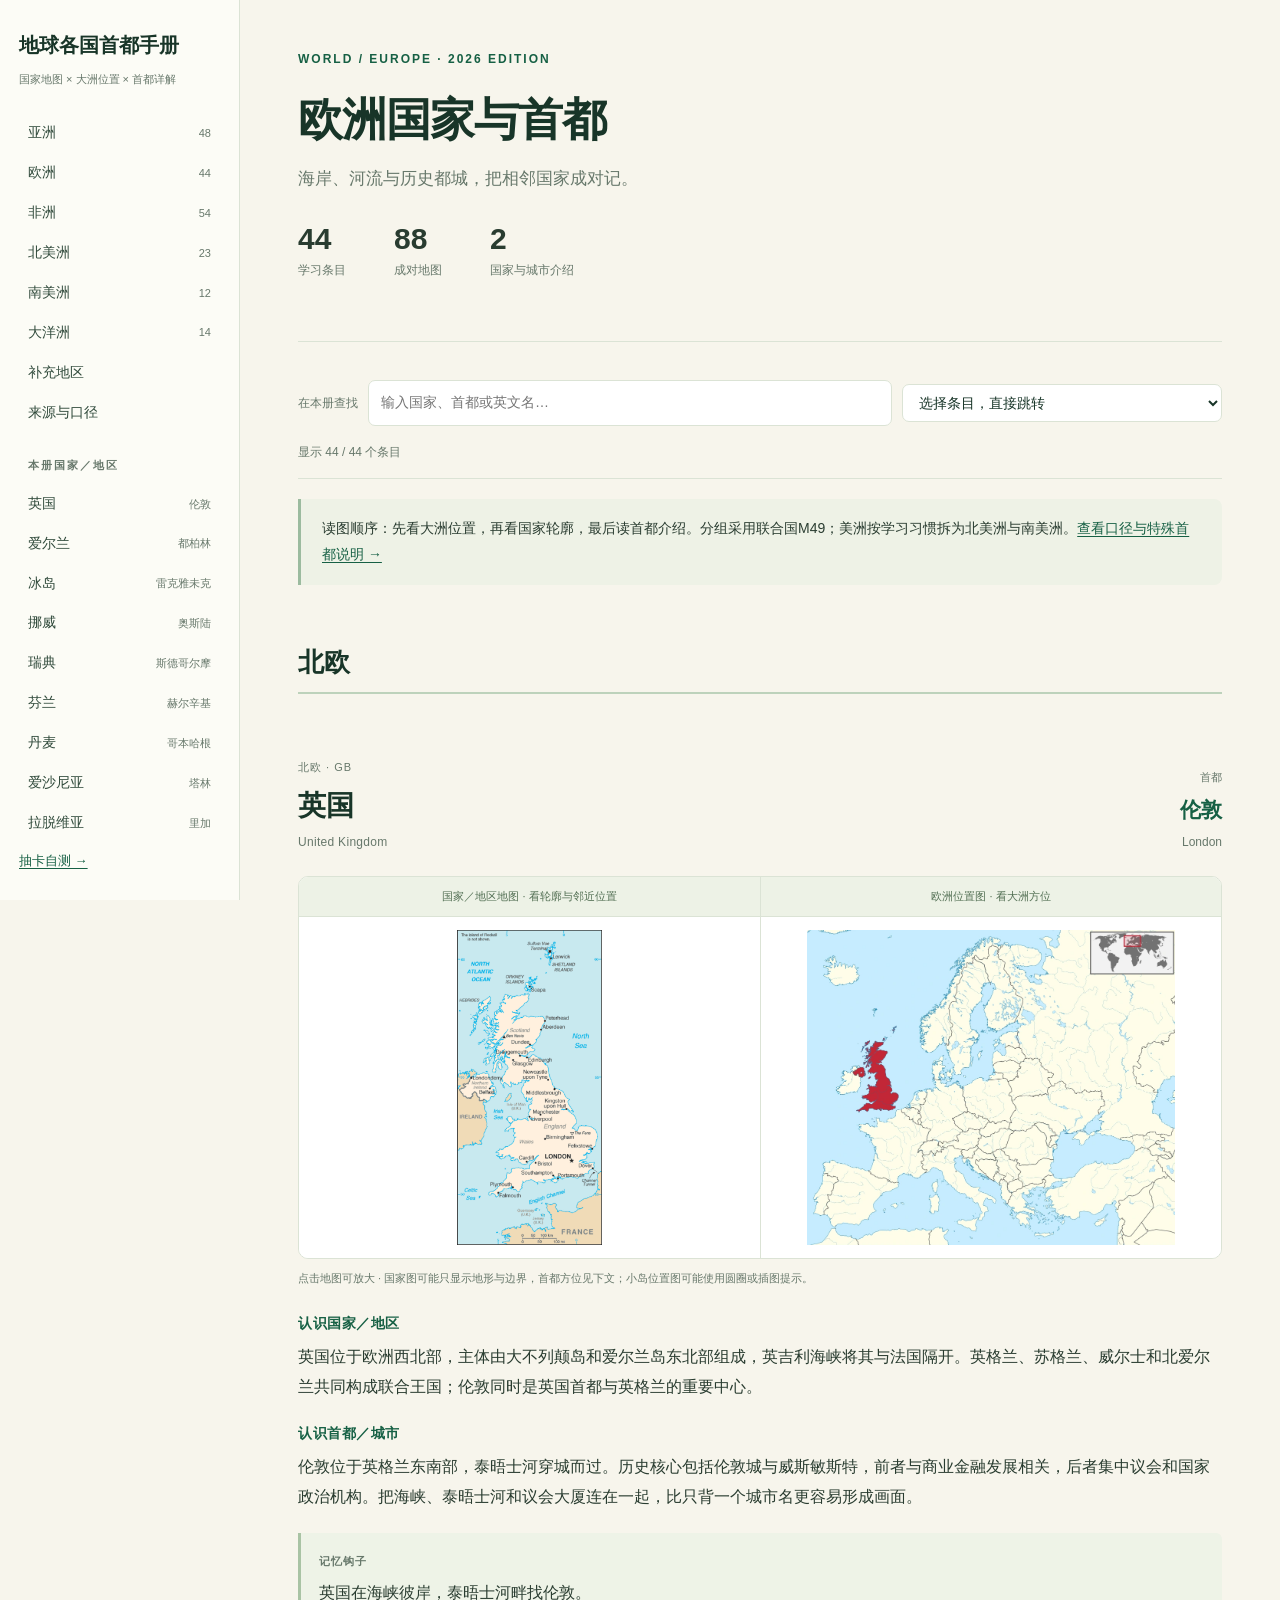
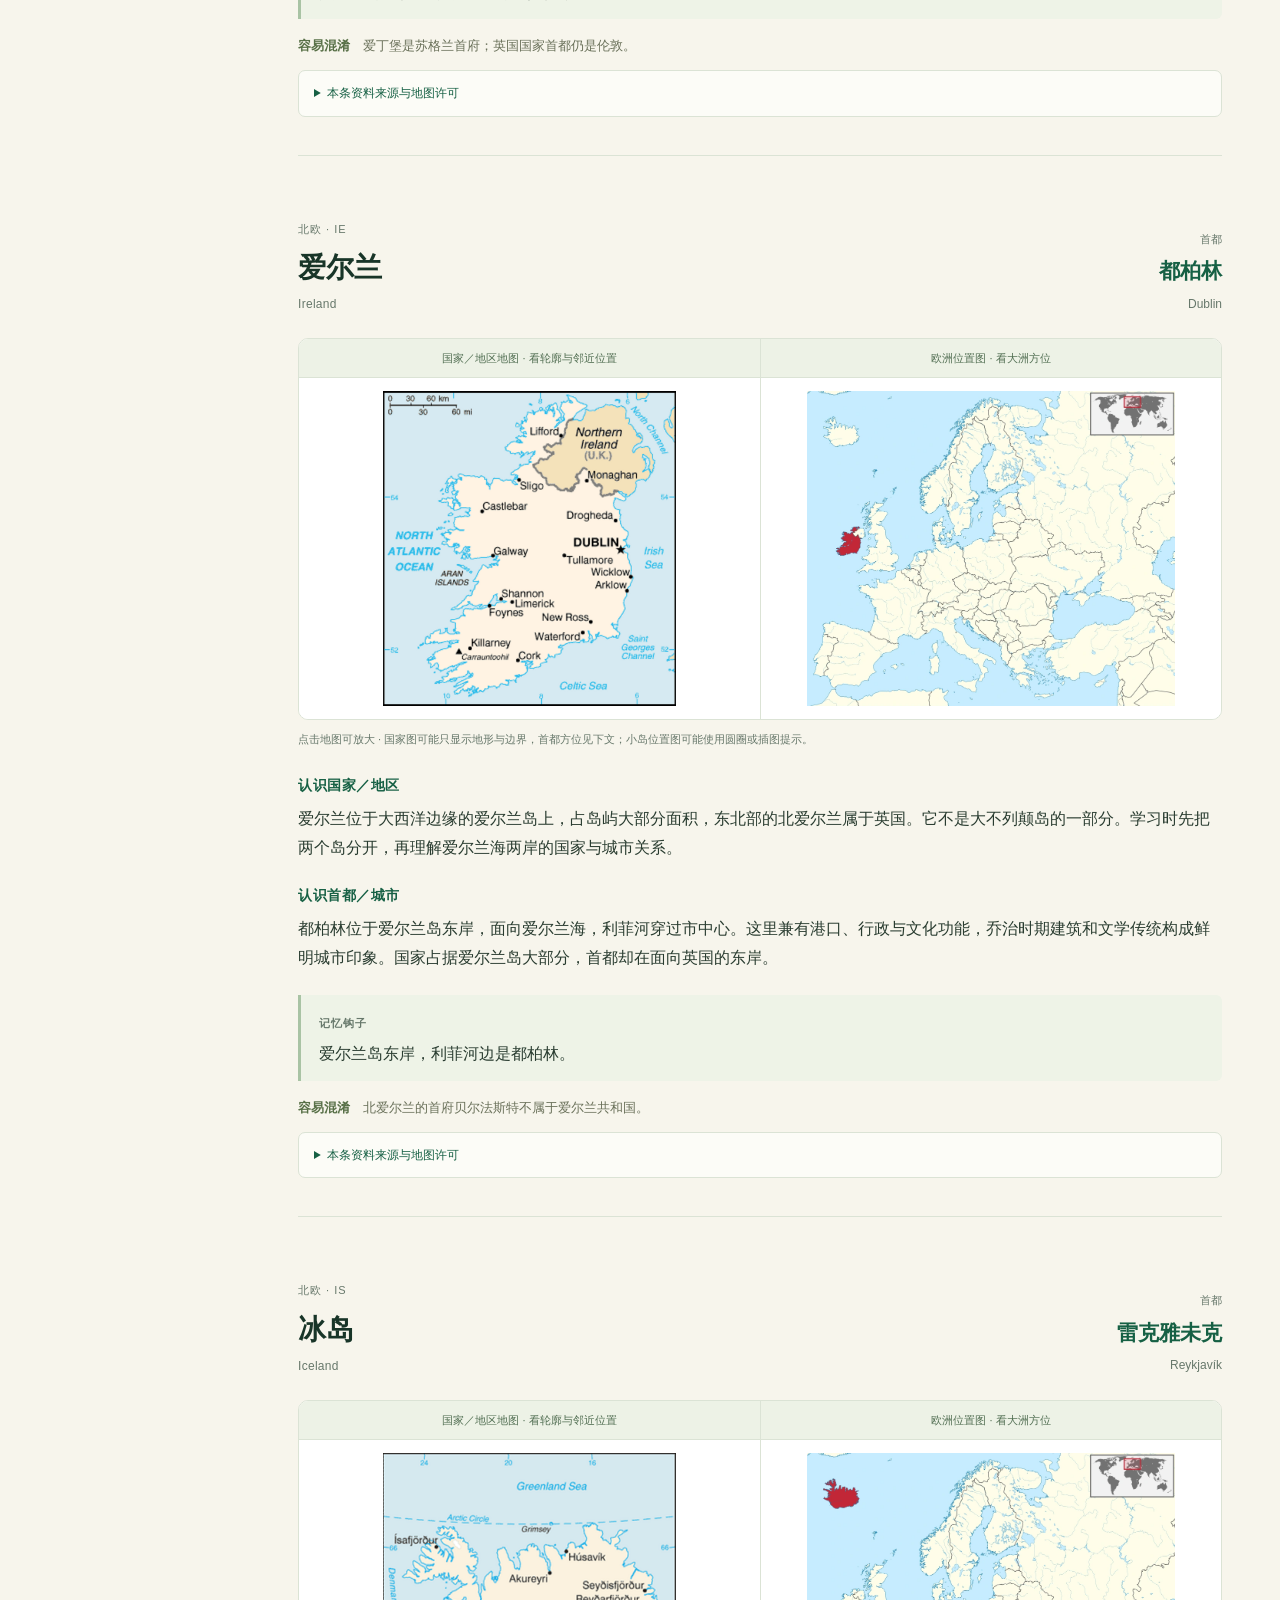
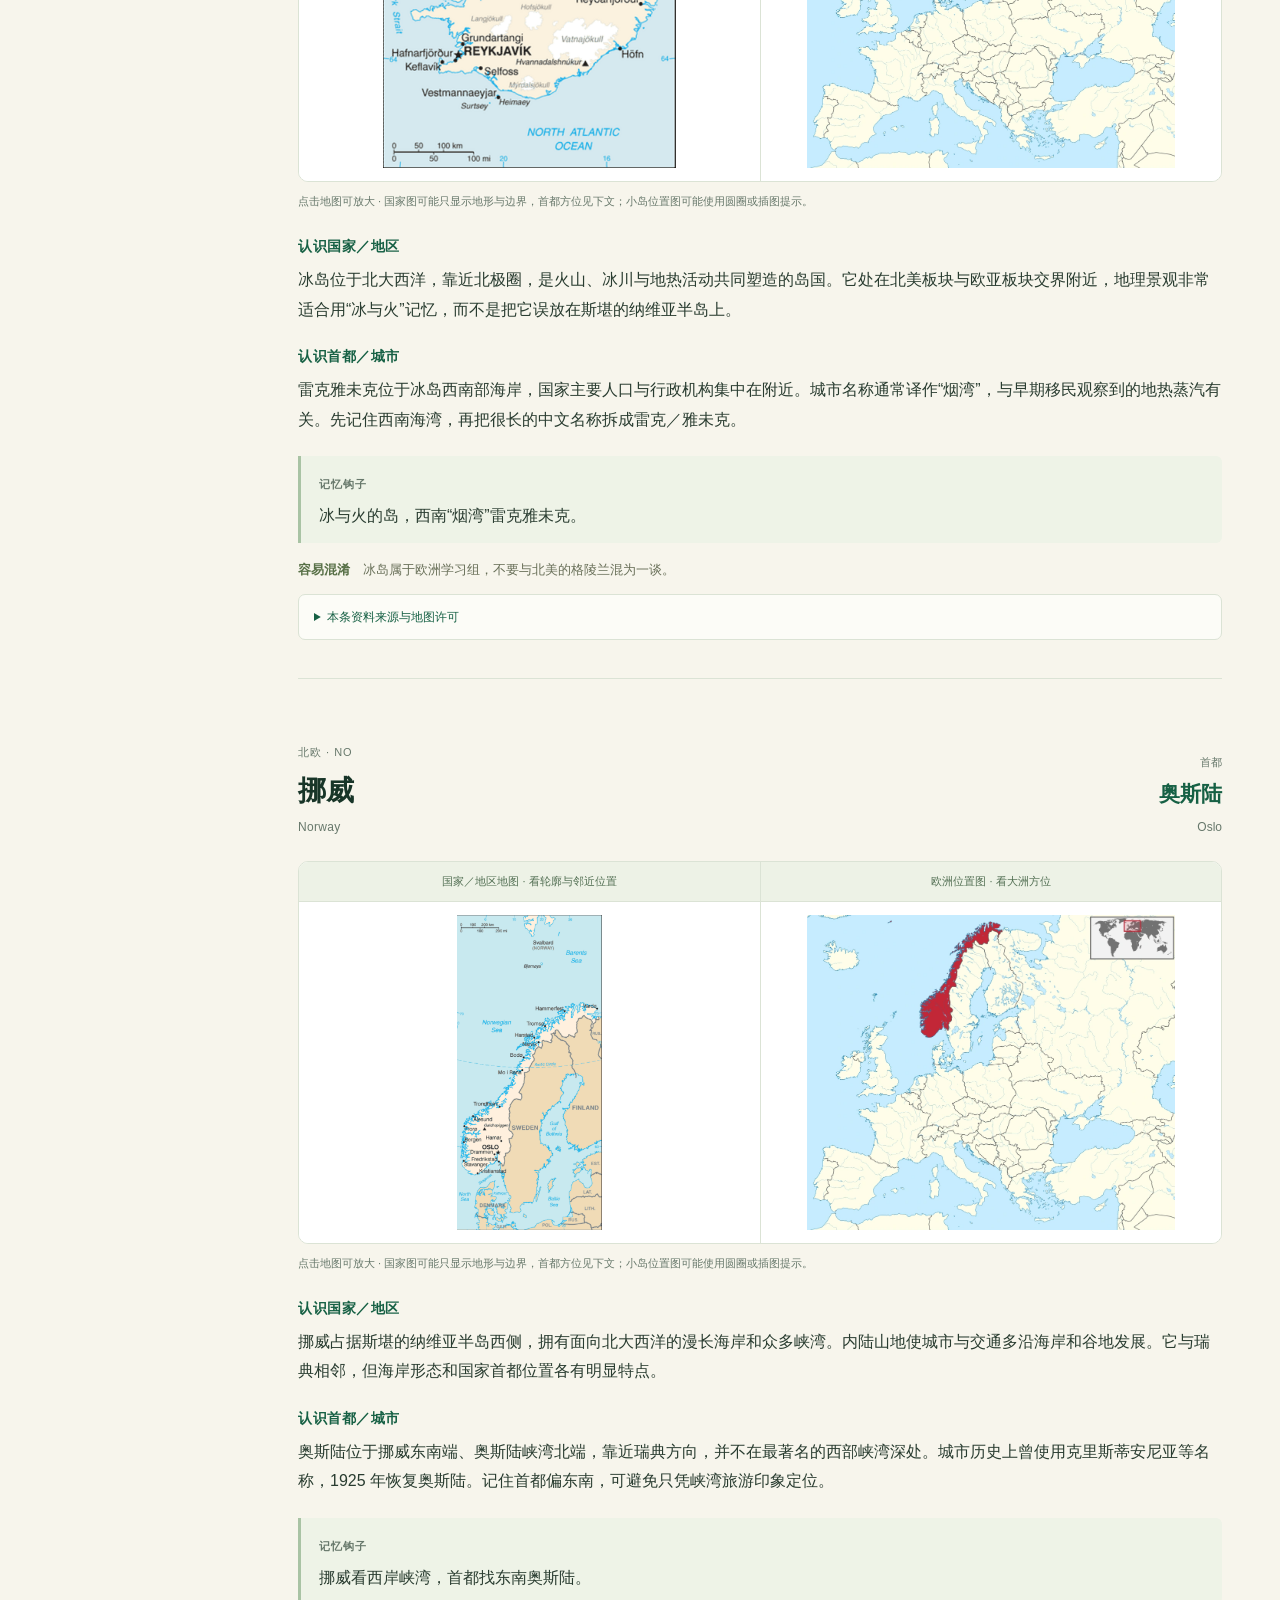
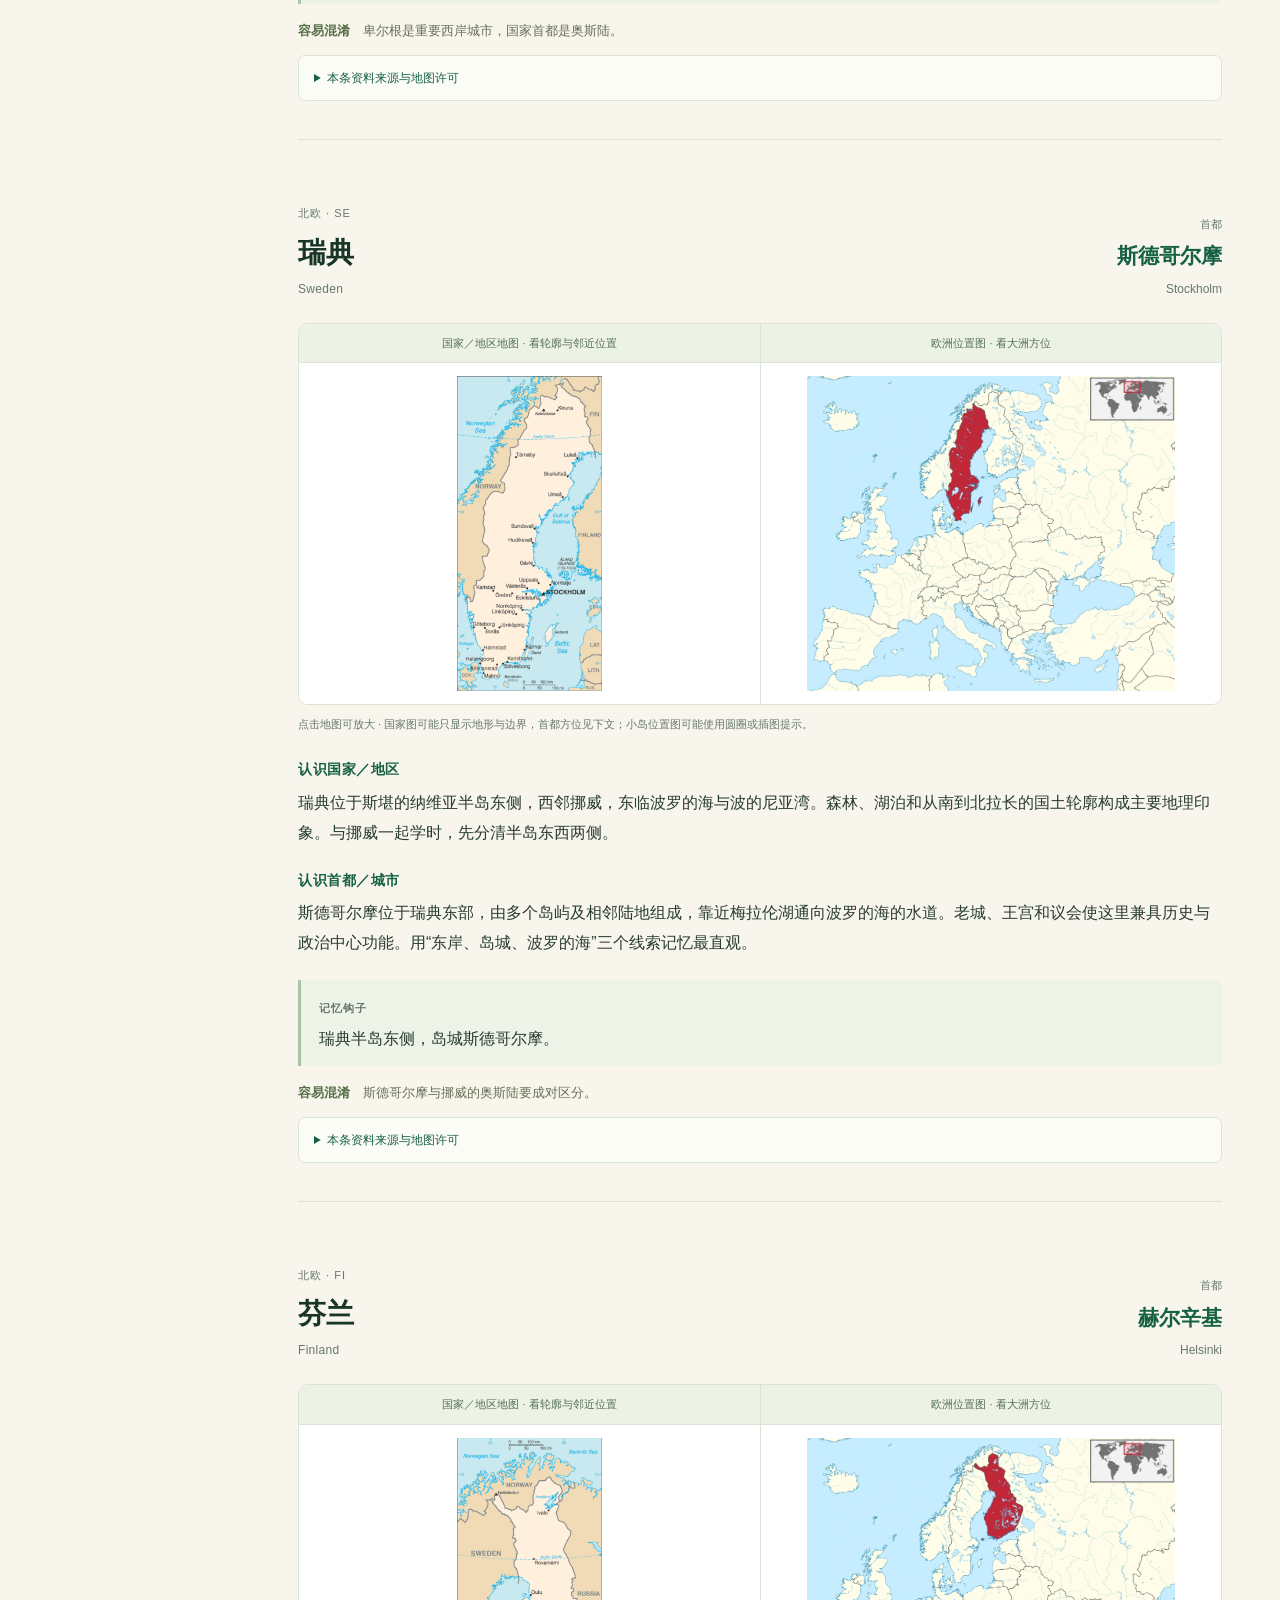
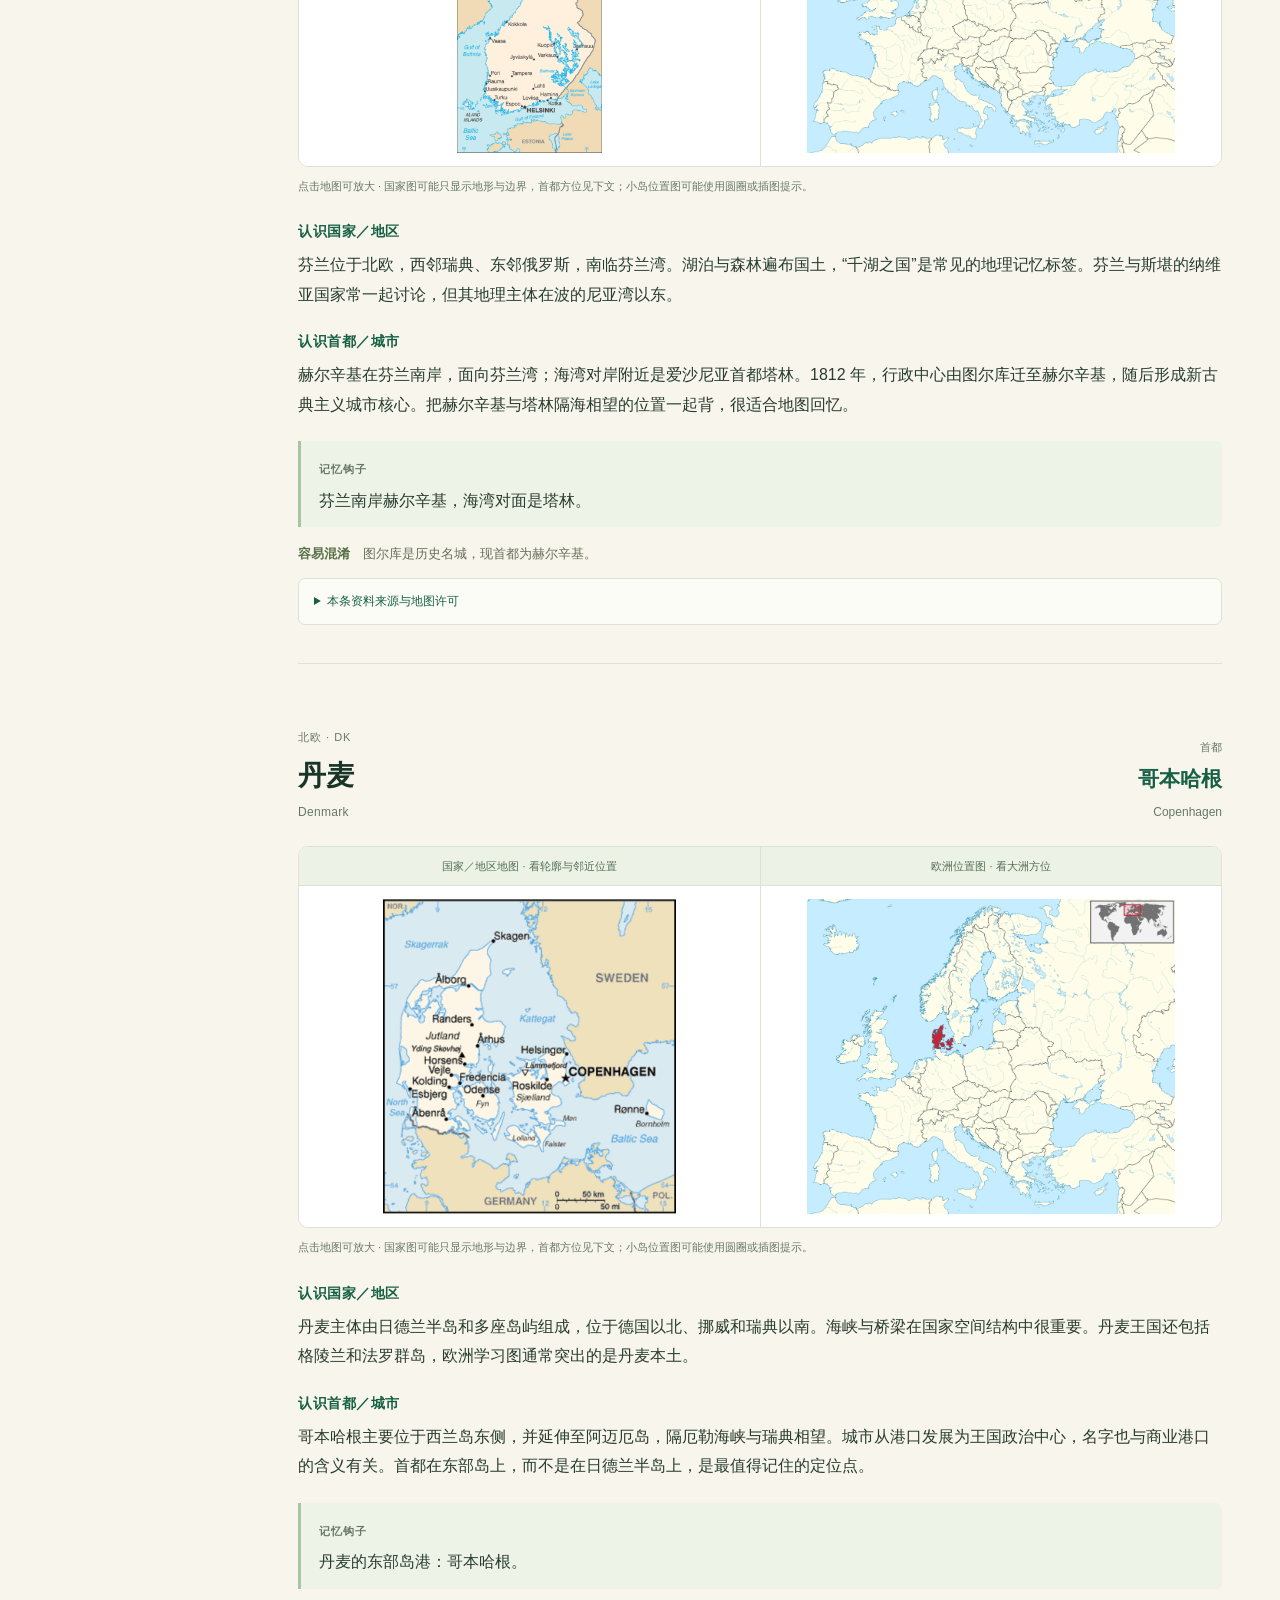
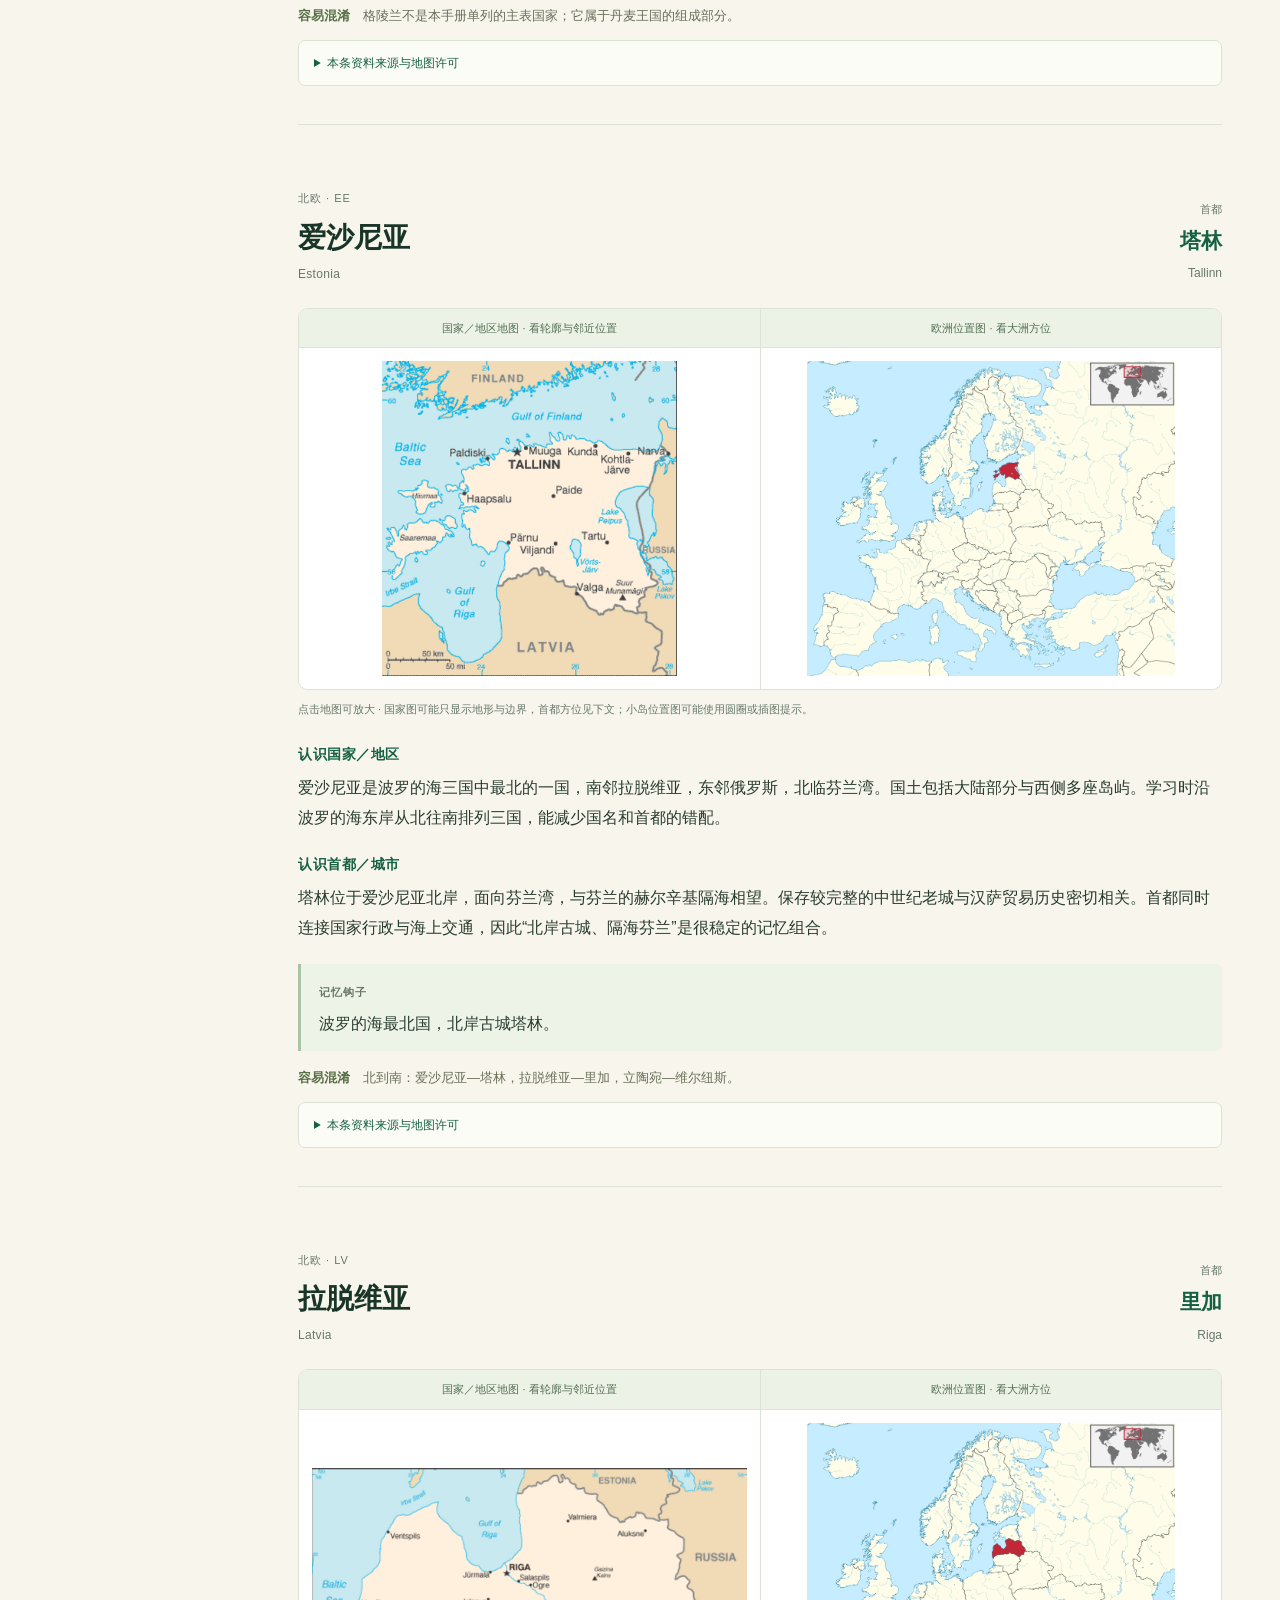
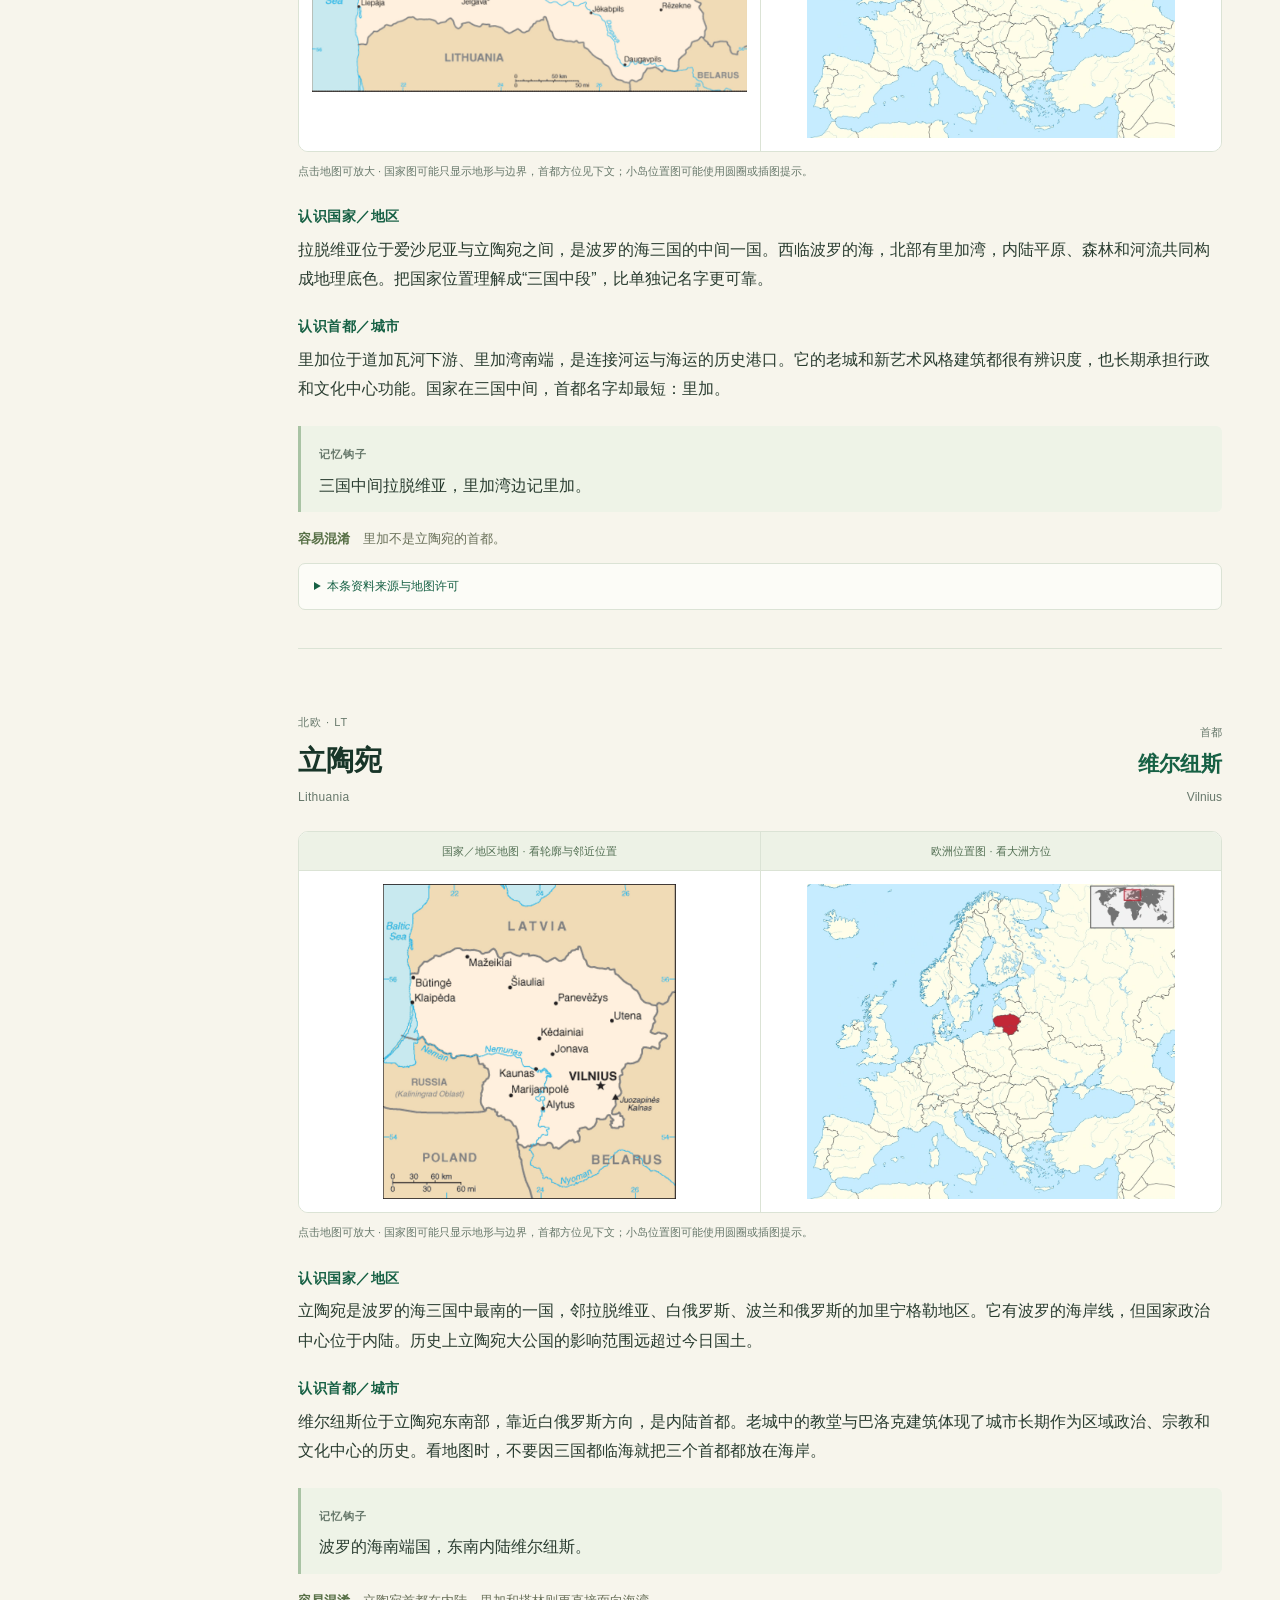
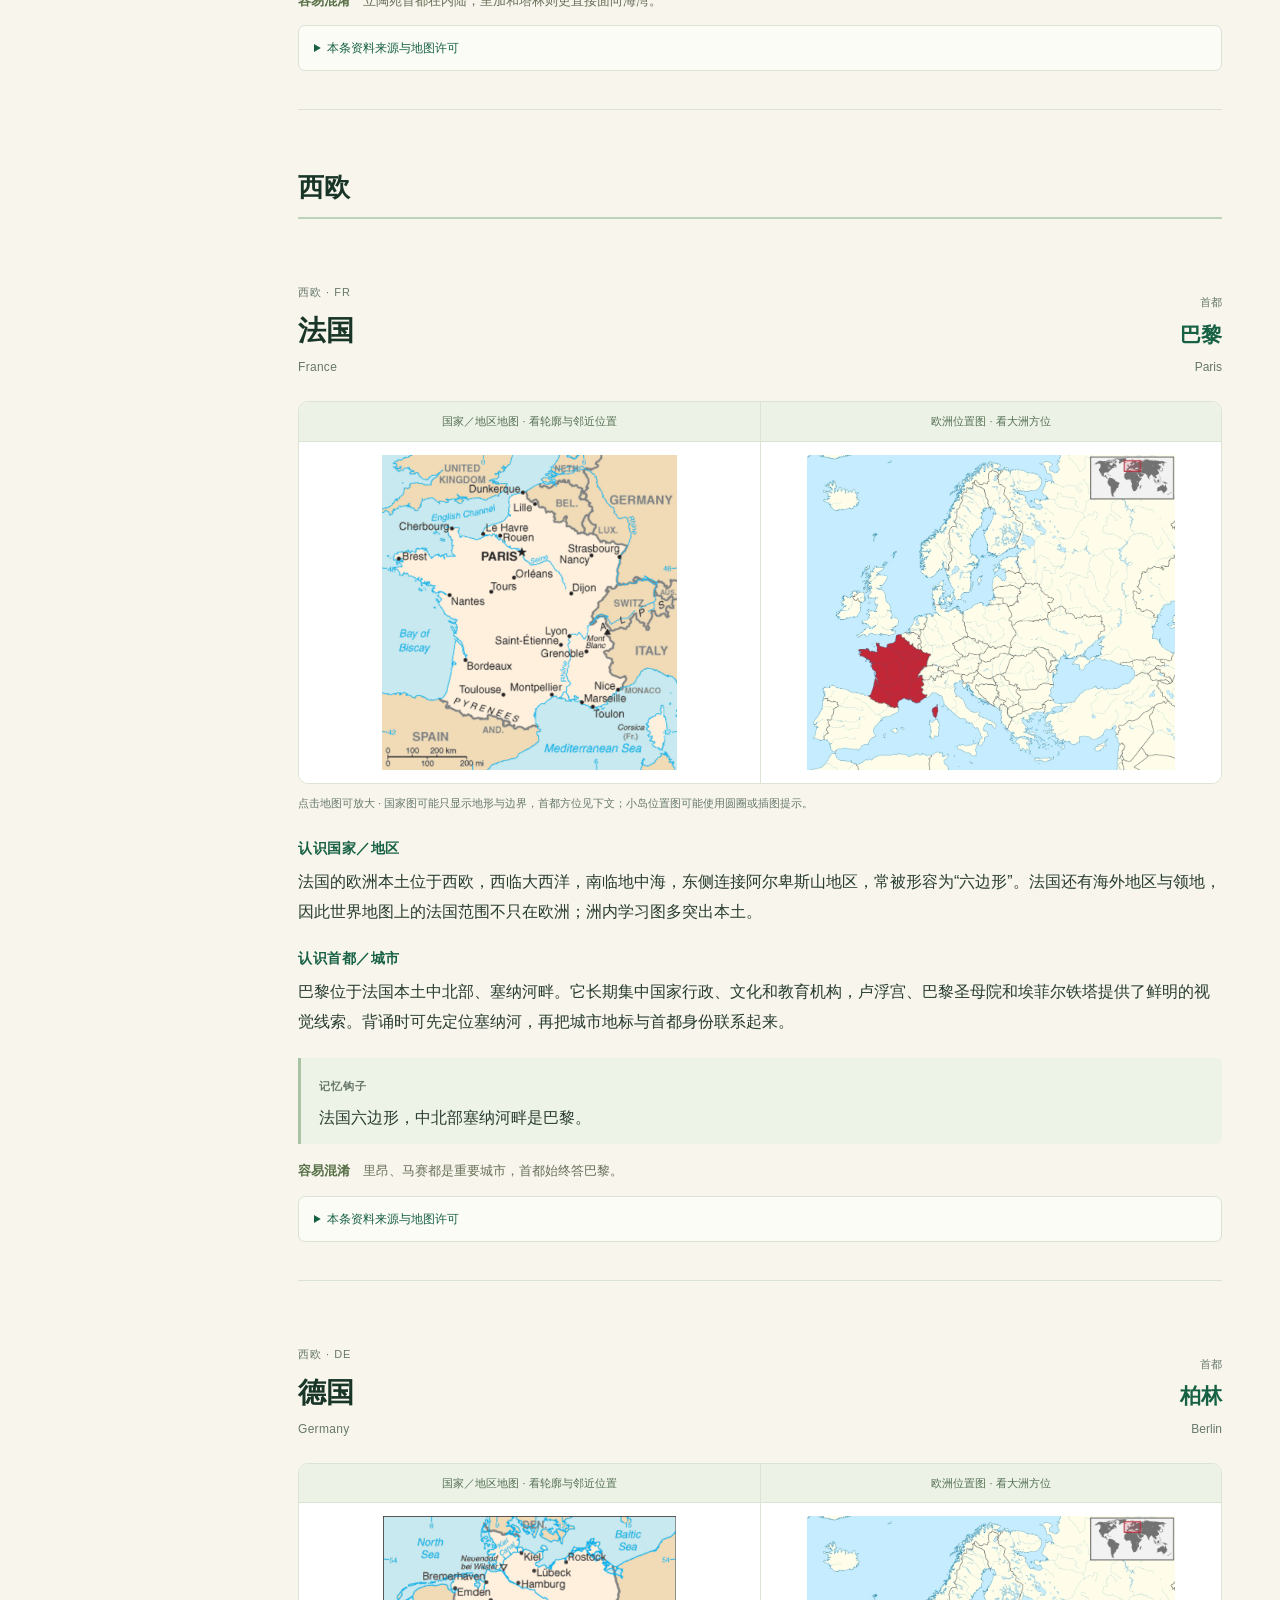
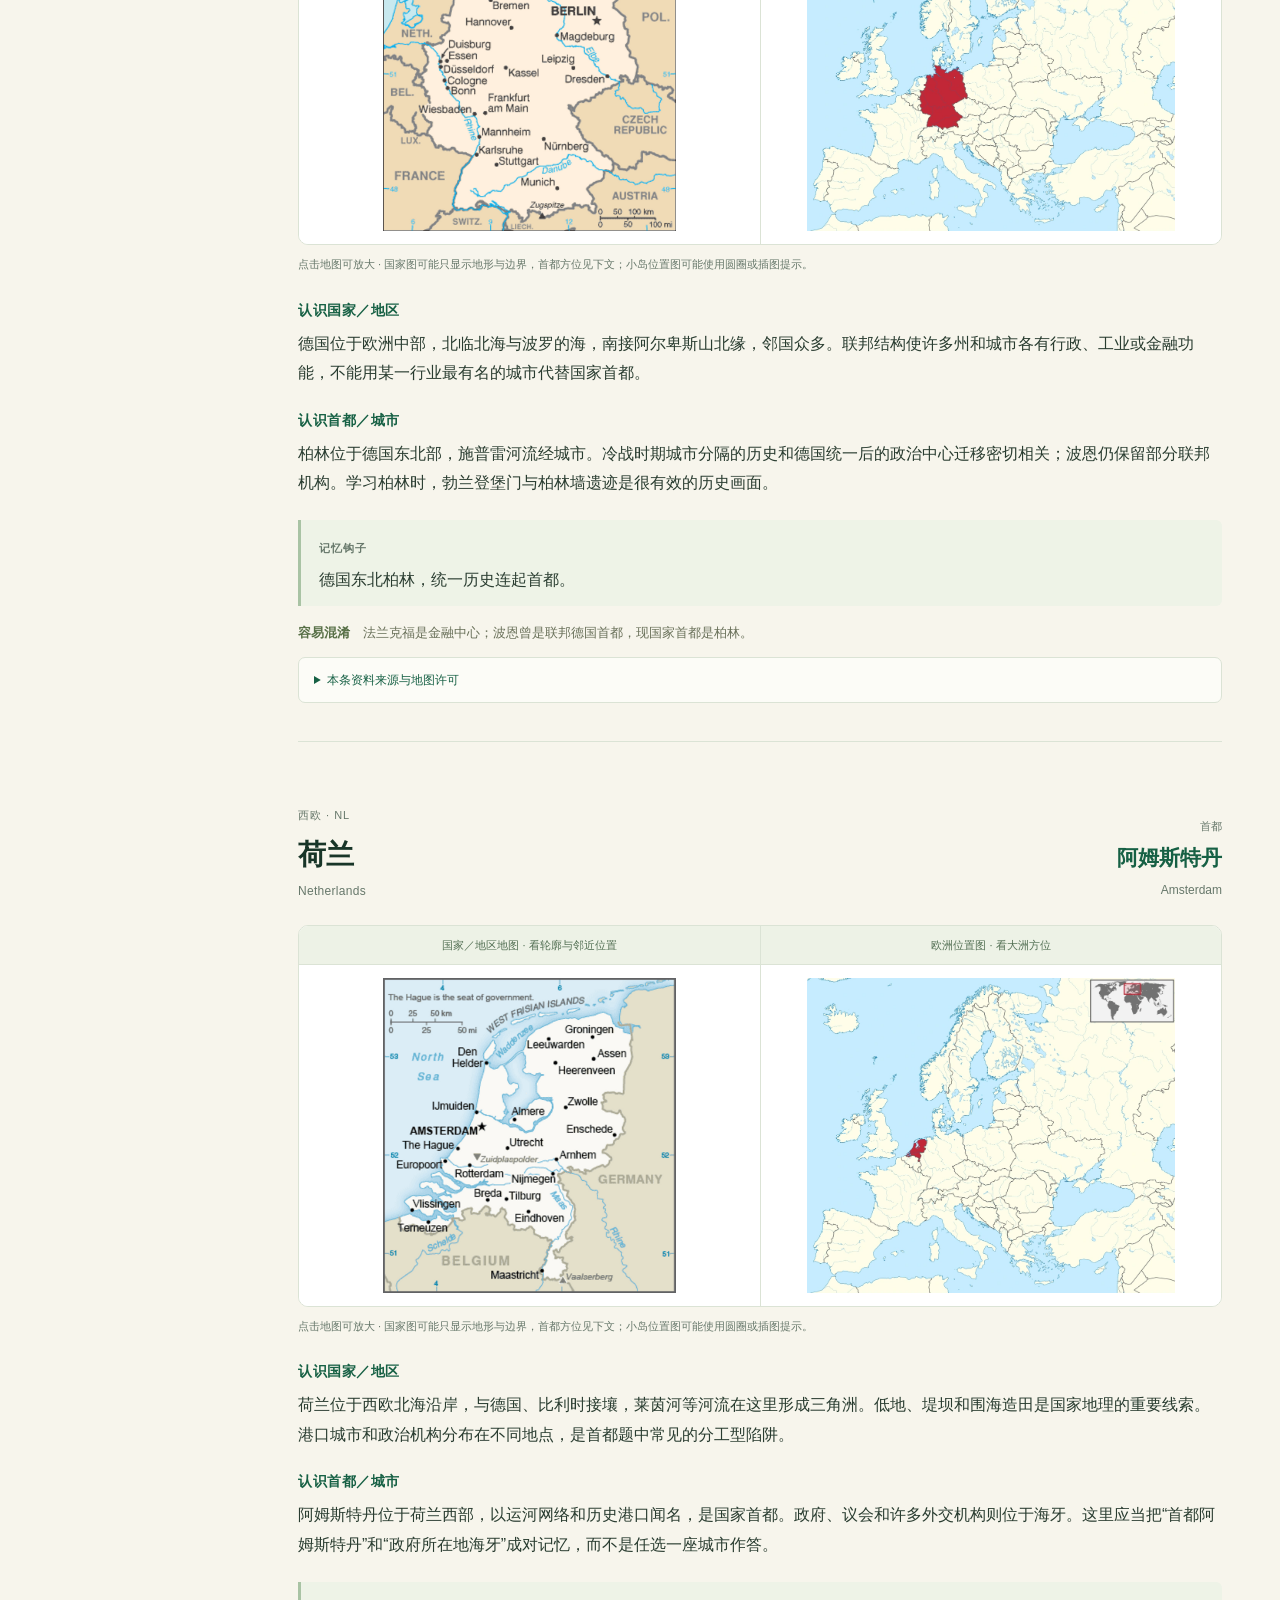
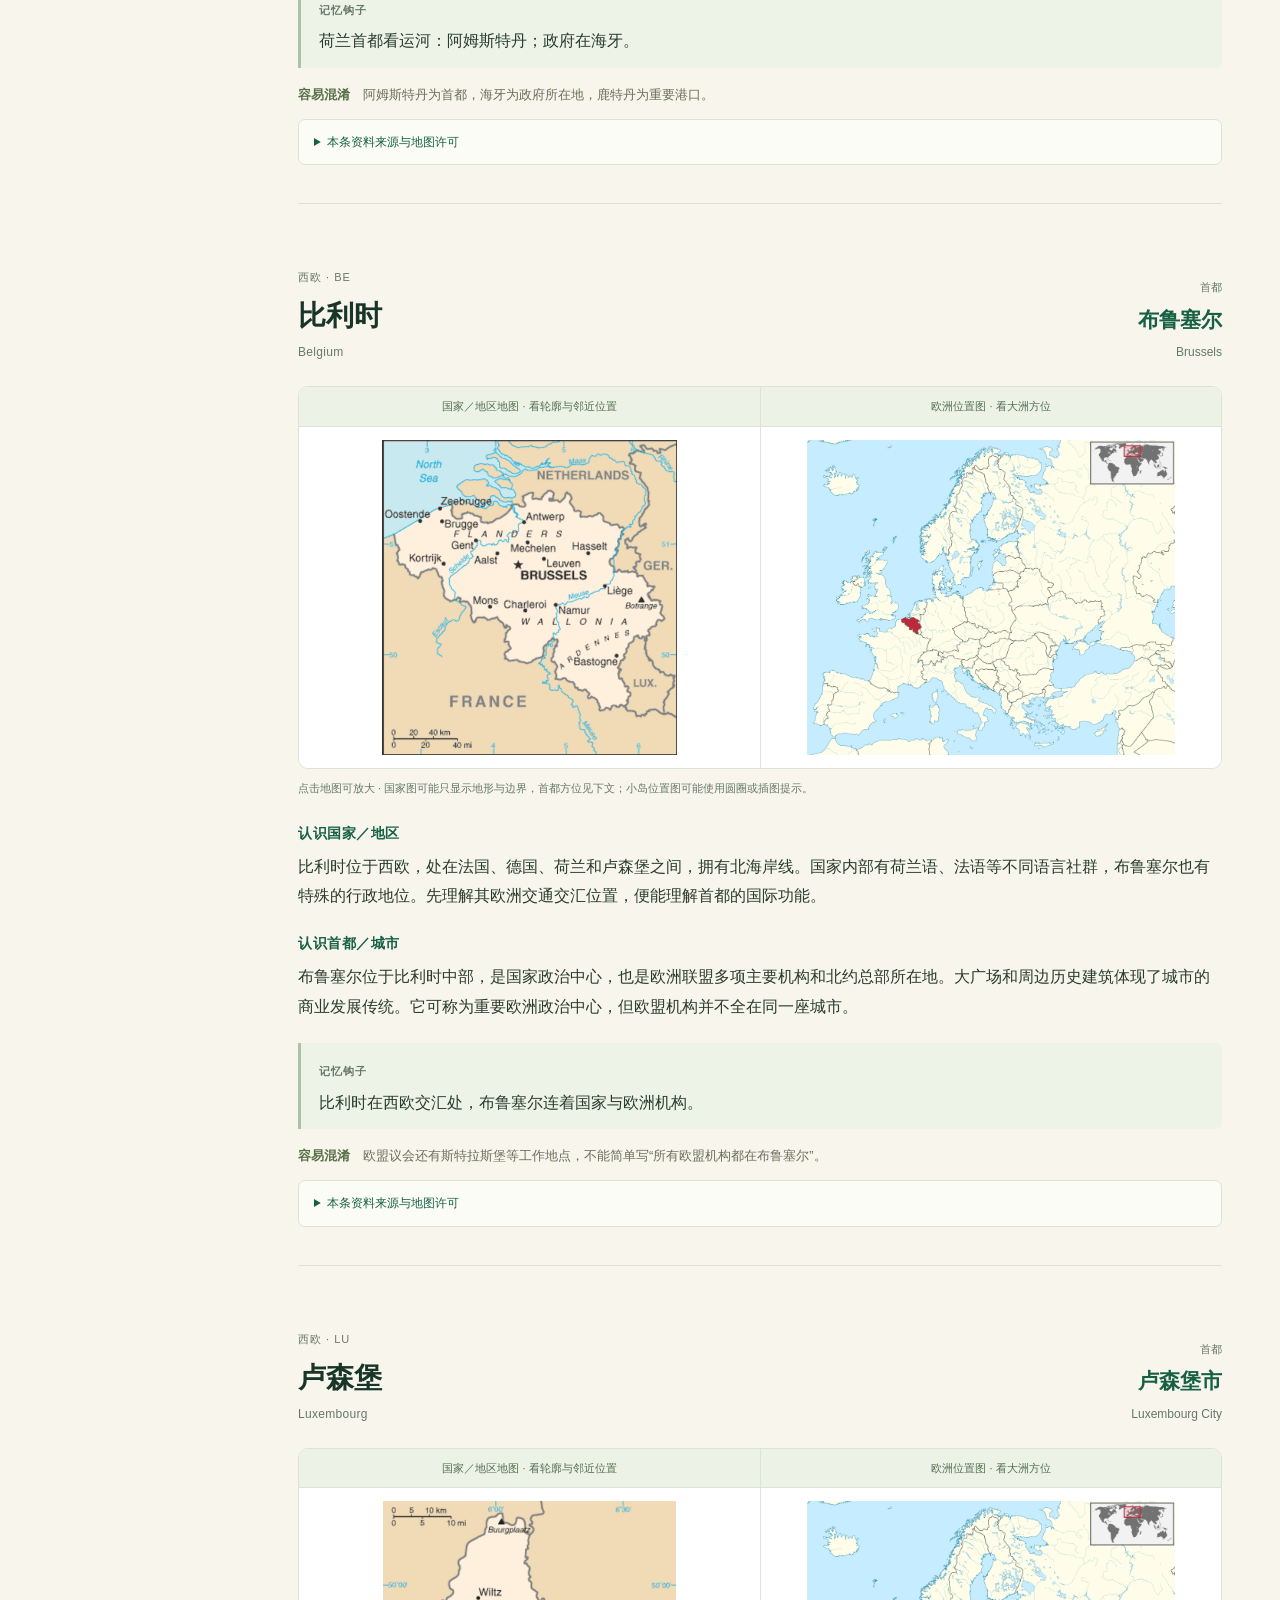
<file: europe.html>
<!doctype html><html lang="zh-CN"><head><meta charset="utf-8"><meta name="viewport" content="width=device-width,initial-scale=1"><meta name="description" content="世界195个国家主条目与4个补充地区的地图、首都、详细介绍和记忆自测。"><meta name="theme-color" content="#166044"><title>欧洲 · 地球各国首都手册</title><link rel="stylesheet" href="assets/style.css?v=earth1"></head><body><aside><a class="brand" href="index.html">地球各国首都手册<small>国家地图 × 大洲位置 × 首都详解</small></a><nav aria-label="手册目录"><a href="asia.html">亚洲<span>48</span></a><a href="europe.html">欧洲<span>44</span></a><a href="africa.html">非洲<span>54</span></a><a href="north-america.html">北美洲<span>23</span></a><a href="south-america.html">南美洲<span>12</span></a><a href="oceania.html">大洋洲<span>14</span></a><a href="extensions.html">补充地区<span></span></a><a href="sources.html">来源与口径<span></span></a><h3>本册国家／地区</h3><div class="country-nav"><a href="#country-gb" data-search="英国 United Kingdom 伦敦 London 爱丁堡是苏格兰首府；英国国家首都仍是伦敦。">英国<span>伦敦</span></a><a href="#country-ie" data-search="爱尔兰 Ireland 都柏林 Dublin 北爱尔兰的首府贝尔法斯特不属于爱尔兰共和国。">爱尔兰<span>都柏林</span></a><a href="#country-is" data-search="冰岛 Iceland 雷克雅未克 Reykjavík 冰岛属于欧洲学习组，不要与北美的格陵兰混为一谈。">冰岛<span>雷克雅未克</span></a><a href="#country-no" data-search="挪威 Norway 奥斯陆 Oslo 卑尔根是重要西岸城市，国家首都是奥斯陆。">挪威<span>奥斯陆</span></a><a href="#country-se" data-search="瑞典 Sweden 斯德哥尔摩 Stockholm 斯德哥尔摩与挪威的奥斯陆要成对区分。">瑞典<span>斯德哥尔摩</span></a><a href="#country-fi" data-search="芬兰 Finland 赫尔辛基 Helsinki 图尔库是历史名城，现首都为赫尔辛基。">芬兰<span>赫尔辛基</span></a><a href="#country-dk" data-search="丹麦 Denmark 哥本哈根 Copenhagen 格陵兰不是本手册单列的主表国家；它属于丹麦王国的组成部分。">丹麦<span>哥本哈根</span></a><a href="#country-ee" data-search="爱沙尼亚 Estonia 塔林 Tallinn 北到南：爱沙尼亚—塔林，拉脱维亚—里加，立陶宛—维尔纽斯。">爱沙尼亚<span>塔林</span></a><a href="#country-lv" data-search="拉脱维亚 Latvia 里加 Riga 里加不是立陶宛的首都。">拉脱维亚<span>里加</span></a><a href="#country-lt" data-search="立陶宛 Lithuania 维尔纽斯 Vilnius 立陶宛首都在内陆，里加和塔林则更直接面向海湾。">立陶宛<span>维尔纽斯</span></a><a href="#country-fr" data-search="法国 France 巴黎 Paris 里昂、马赛都是重要城市，首都始终答巴黎。">法国<span>巴黎</span></a><a href="#country-de" data-search="德国 Germany 柏林 Berlin 法兰克福是金融中心；波恩曾是联邦德国首都，现国家首都是柏林。">德国<span>柏林</span></a><a href="#country-nl" data-search="荷兰 Netherlands 阿姆斯特丹 Amsterdam 阿姆斯特丹为首都，海牙为政府所在地，鹿特丹为重要港口。">荷兰<span>阿姆斯特丹</span></a><a href="#country-be" data-search="比利时 Belgium 布鲁塞尔 Brussels 欧盟议会还有斯特拉斯堡等工作地点，不能简单写“所有欧盟机构都在布鲁塞尔”。">比利时<span>布鲁塞尔</span></a><a href="#country-lu" data-search="卢森堡 Luxembourg 卢森堡市 Luxembourg City 国家卢森堡与首都卢森堡市是两个层级。">卢森堡<span>卢森堡市</span></a><a href="#country-ch" data-search="瑞士 Switzerland 伯尔尼 Bern 伯尔尼为实际首都／联邦城；日内瓦和苏黎世不是国家首都。">瑞士<span>伯尔尼</span></a><a href="#country-at" data-search="奥地利 Austria 维也纳 Vienna Austria 是奥地利，Australia 是澳大利亚；两国首都分别为维也纳与堪培拉。">奥地利<span>维也纳</span></a><a href="#country-li" data-search="列支敦士登 Liechtenstein 瓦杜兹 Vaduz 不要因为与瑞士联系紧密就把伯尔尼当作列支敦士登首都。">列支敦士登<span>瓦杜兹</span></a><a href="#country-mc" data-search="摩纳哥 Monaco 摩纳哥 Monaco 蒙特卡洛是著名城区，不是本手册的国家首都答案；摩洛哥首都是拉巴特。">摩纳哥<span>摩纳哥</span></a><a href="#country-es" data-search="西班牙 Spain 马德里 Madrid 巴塞罗那是加泰罗尼亚重要城市，国家首都为马德里。">西班牙<span>马德里</span></a><a href="#country-pt" data-search="葡萄牙 Portugal 里斯本 Lisbon 波尔图是著名北部城市，首都在更南面的里斯本。">葡萄牙<span>里斯本</span></a><a href="#country-ad" data-search="安道尔 Andorra 安道尔城 Andorra la Vella 国家名 Andorra 与首都 Andorra la Vella 不是完全相同的英文写法。">安道尔<span>安道尔城</span></a><a href="#country-it" data-search="意大利 Italy 罗马 Rome 米兰不是首都；梵蒂冈也不等于整个罗马。">意大利<span>罗马</span></a><a href="#country-va" data-search="梵蒂冈（圣座） Vatican City 梵蒂冈城 Vatican City 本手册以圣座的联合国观察员国地位纳入主表，不把梵蒂冈当作意大利行政区。 圣座 Holy See">梵蒂冈（圣座）<span>梵蒂冈城</span></a><a href="#country-sm" data-search="圣马力诺 San Marino 圣马力诺市 City of San Marino 圣马力诺与梵蒂冈是两个不同的国家／实体。">圣马力诺<span>圣马力诺市</span></a><a href="#country-mt" data-search="马耳他 Malta 瓦莱塔 Valletta 姆迪纳是历史古城，现代首都为瓦莱塔。">马耳他<span>瓦莱塔</span></a><a href="#country-gr" data-search="希腊 Greece 雅典 Athens 圣托里尼等岛屿是旅游目的地，国家首都在雅典。">希腊<span>雅典</span></a><a href="#country-al" data-search="阿尔巴尼亚 Albania 地拉那 Tirana 都拉斯是重要港口，国家首都为地拉那。">阿尔巴尼亚<span>地拉那</span></a><a href="#country-mk" data-search="北马其顿 North Macedonia 斯科普里 Skopje 旧资料中的马其顿国家通常对应今日北马其顿，别与希腊的马其顿地区混淆。">北马其顿<span>斯科普里</span></a><a href="#country-rs" data-search="塞尔维亚 Serbia 贝尔格莱德 Belgrade 科索沃另在扩展页说明，其地位不能用一个无说明的统一答案处理。">塞尔维亚<span>贝尔格莱德</span></a><a href="#country-me" data-search="黑山 Montenegro 波德戈里察 Podgorica 采蒂涅为旧王都，不应替代波德戈里察作为一般首都题答案。">黑山<span>波德戈里察</span></a><a href="#country-ba" data-search="波斯尼亚和黑塞哥维那 Bosnia and Herzegovina 萨拉热窝 Sarajevo 莫斯塔尔是著名历史城市，国家首都为萨拉热窝。">波斯尼亚和黑塞哥维那<span>萨拉热窝</span></a><a href="#country-hr" data-search="克罗地亚 Croatia 萨格勒布 Zagreb 杜布罗夫尼克是著名海滨古城，不是国家首都。">克罗地亚<span>萨格勒布</span></a><a href="#country-si" data-search="斯洛文尼亚 Slovenia 卢布尔雅那 Ljubljana 斯洛文尼亚—卢布尔雅那；斯洛伐克—布拉迪斯拉发。">斯洛文尼亚<span>卢布尔雅那</span></a><a href="#country-pl" data-search="波兰 Poland 华沙 Warsaw 克拉科夫曾是历史王都，现国家首都为华沙。">波兰<span>华沙</span></a><a href="#country-cz" data-search="捷克 Czech Republic 布拉格 Prague Czechia 与 Czech Republic 都指捷克；不要与斯洛伐克混为一国。">捷克<span>布拉格</span></a><a href="#country-sk" data-search="斯洛伐克 Slovakia 布拉迪斯拉发 Bratislava 斯洛文尼亚的首都是卢布尔雅那；斯洛伐克的首都是布拉迪斯拉发。">斯洛伐克<span>布拉迪斯拉发</span></a><a href="#country-hu" data-search="匈牙利 Hungary 布达佩斯 Budapest 不要把布达佩斯和罗马尼亚的布加勒斯特混淆。">匈牙利<span>布达佩斯</span></a><a href="#country-ro" data-search="罗马尼亚 Romania 布加勒斯特 Bucharest 匈牙利是布达佩斯，罗马尼亚是布加勒斯特；两者不能互换。">罗马尼亚<span>布加勒斯特</span></a><a href="#country-bg" data-search="保加利亚 Bulgaria 索非亚 Sofia 瓦尔纳是黑海港口，国家首都为索非亚。">保加利亚<span>索非亚</span></a><a href="#country-md" data-search="摩尔多瓦 Moldova 基希讷乌 Chișinău 德涅斯特河沿岸地区有复杂政治地位，不能据此把蒂拉斯波尔当作国家首都。">摩尔多瓦<span>基希讷乌</span></a><a href="#country-ua" data-search="乌克兰 Ukraine 基辅 Kyiv 基辅 Kyiv 与旧英文转写 Kiev 指同一城市；敖德萨不是首都。">乌克兰<span>基辅</span></a><a href="#country-by" data-search="白俄罗斯 Belarus 明斯克 Minsk 白俄罗斯—明斯克；俄罗斯—莫斯科。">白俄罗斯<span>明斯克</span></a><a href="#country-ru" data-search="俄罗斯 Russia 莫斯科 Moscow 圣彼得堡是历史首都；现首都为莫斯科。洲内位置图不是只显示欧洲领土的国界裁切图。">俄罗斯<span>莫斯科</span></a></div></nav><a class="aside-bottom" href="index.html#practice">抽卡自测 →</a></aside><main><header class="cover"><div class="eyebrow">WORLD / EUROPE · 2026 EDITION</div><h1>欧洲国家与首都</h1><p>海岸、河流与历史都城，把相邻国家成对记。</p><div class="stats"><div><b>44</b><small>学习条目</small></div><div><b>88</b><small>成对地图</small></div><div><b>2</b><small>国家与城市介绍</small></div></div></header><div class="reading-tools"><label for="search">在本册查找</label><input id="search" type="search" placeholder="输入国家、首都或英文名…"><select id="jump" aria-label="跳转到本册条目"><option value="">选择条目，直接跳转</option><option value="country-gb" data-search="英国 United Kingdom 伦敦 London 爱丁堡是苏格兰首府；英国国家首都仍是伦敦。">英国 — 伦敦</option><option value="country-ie" data-search="爱尔兰 Ireland 都柏林 Dublin 北爱尔兰的首府贝尔法斯特不属于爱尔兰共和国。">爱尔兰 — 都柏林</option><option value="country-is" data-search="冰岛 Iceland 雷克雅未克 Reykjavík 冰岛属于欧洲学习组，不要与北美的格陵兰混为一谈。">冰岛 — 雷克雅未克</option><option value="country-no" data-search="挪威 Norway 奥斯陆 Oslo 卑尔根是重要西岸城市，国家首都是奥斯陆。">挪威 — 奥斯陆</option><option value="country-se" data-search="瑞典 Sweden 斯德哥尔摩 Stockholm 斯德哥尔摩与挪威的奥斯陆要成对区分。">瑞典 — 斯德哥尔摩</option><option value="country-fi" data-search="芬兰 Finland 赫尔辛基 Helsinki 图尔库是历史名城，现首都为赫尔辛基。">芬兰 — 赫尔辛基</option><option value="country-dk" data-search="丹麦 Denmark 哥本哈根 Copenhagen 格陵兰不是本手册单列的主表国家；它属于丹麦王国的组成部分。">丹麦 — 哥本哈根</option><option value="country-ee" data-search="爱沙尼亚 Estonia 塔林 Tallinn 北到南：爱沙尼亚—塔林，拉脱维亚—里加，立陶宛—维尔纽斯。">爱沙尼亚 — 塔林</option><option value="country-lv" data-search="拉脱维亚 Latvia 里加 Riga 里加不是立陶宛的首都。">拉脱维亚 — 里加</option><option value="country-lt" data-search="立陶宛 Lithuania 维尔纽斯 Vilnius 立陶宛首都在内陆，里加和塔林则更直接面向海湾。">立陶宛 — 维尔纽斯</option><option value="country-fr" data-search="法国 France 巴黎 Paris 里昂、马赛都是重要城市，首都始终答巴黎。">法国 — 巴黎</option><option value="country-de" data-search="德国 Germany 柏林 Berlin 法兰克福是金融中心；波恩曾是联邦德国首都，现国家首都是柏林。">德国 — 柏林</option><option value="country-nl" data-search="荷兰 Netherlands 阿姆斯特丹 Amsterdam 阿姆斯特丹为首都，海牙为政府所在地，鹿特丹为重要港口。">荷兰 — 阿姆斯特丹</option><option value="country-be" data-search="比利时 Belgium 布鲁塞尔 Brussels 欧盟议会还有斯特拉斯堡等工作地点，不能简单写“所有欧盟机构都在布鲁塞尔”。">比利时 — 布鲁塞尔</option><option value="country-lu" data-search="卢森堡 Luxembourg 卢森堡市 Luxembourg City 国家卢森堡与首都卢森堡市是两个层级。">卢森堡 — 卢森堡市</option><option value="country-ch" data-search="瑞士 Switzerland 伯尔尼 Bern 伯尔尼为实际首都／联邦城；日内瓦和苏黎世不是国家首都。">瑞士 — 伯尔尼</option><option value="country-at" data-search="奥地利 Austria 维也纳 Vienna Austria 是奥地利，Australia 是澳大利亚；两国首都分别为维也纳与堪培拉。">奥地利 — 维也纳</option><option value="country-li" data-search="列支敦士登 Liechtenstein 瓦杜兹 Vaduz 不要因为与瑞士联系紧密就把伯尔尼当作列支敦士登首都。">列支敦士登 — 瓦杜兹</option><option value="country-mc" data-search="摩纳哥 Monaco 摩纳哥 Monaco 蒙特卡洛是著名城区，不是本手册的国家首都答案；摩洛哥首都是拉巴特。">摩纳哥 — 摩纳哥</option><option value="country-es" data-search="西班牙 Spain 马德里 Madrid 巴塞罗那是加泰罗尼亚重要城市，国家首都为马德里。">西班牙 — 马德里</option><option value="country-pt" data-search="葡萄牙 Portugal 里斯本 Lisbon 波尔图是著名北部城市，首都在更南面的里斯本。">葡萄牙 — 里斯本</option><option value="country-ad" data-search="安道尔 Andorra 安道尔城 Andorra la Vella 国家名 Andorra 与首都 Andorra la Vella 不是完全相同的英文写法。">安道尔 — 安道尔城</option><option value="country-it" data-search="意大利 Italy 罗马 Rome 米兰不是首都；梵蒂冈也不等于整个罗马。">意大利 — 罗马</option><option value="country-va" data-search="梵蒂冈（圣座） Vatican City 梵蒂冈城 Vatican City 本手册以圣座的联合国观察员国地位纳入主表，不把梵蒂冈当作意大利行政区。 圣座 Holy See">梵蒂冈（圣座） — 梵蒂冈城</option><option value="country-sm" data-search="圣马力诺 San Marino 圣马力诺市 City of San Marino 圣马力诺与梵蒂冈是两个不同的国家／实体。">圣马力诺 — 圣马力诺市</option><option value="country-mt" data-search="马耳他 Malta 瓦莱塔 Valletta 姆迪纳是历史古城，现代首都为瓦莱塔。">马耳他 — 瓦莱塔</option><option value="country-gr" data-search="希腊 Greece 雅典 Athens 圣托里尼等岛屿是旅游目的地，国家首都在雅典。">希腊 — 雅典</option><option value="country-al" data-search="阿尔巴尼亚 Albania 地拉那 Tirana 都拉斯是重要港口，国家首都为地拉那。">阿尔巴尼亚 — 地拉那</option><option value="country-mk" data-search="北马其顿 North Macedonia 斯科普里 Skopje 旧资料中的马其顿国家通常对应今日北马其顿，别与希腊的马其顿地区混淆。">北马其顿 — 斯科普里</option><option value="country-rs" data-search="塞尔维亚 Serbia 贝尔格莱德 Belgrade 科索沃另在扩展页说明，其地位不能用一个无说明的统一答案处理。">塞尔维亚 — 贝尔格莱德</option><option value="country-me" data-search="黑山 Montenegro 波德戈里察 Podgorica 采蒂涅为旧王都，不应替代波德戈里察作为一般首都题答案。">黑山 — 波德戈里察</option><option value="country-ba" data-search="波斯尼亚和黑塞哥维那 Bosnia and Herzegovina 萨拉热窝 Sarajevo 莫斯塔尔是著名历史城市，国家首都为萨拉热窝。">波斯尼亚和黑塞哥维那 — 萨拉热窝</option><option value="country-hr" data-search="克罗地亚 Croatia 萨格勒布 Zagreb 杜布罗夫尼克是著名海滨古城，不是国家首都。">克罗地亚 — 萨格勒布</option><option value="country-si" data-search="斯洛文尼亚 Slovenia 卢布尔雅那 Ljubljana 斯洛文尼亚—卢布尔雅那；斯洛伐克—布拉迪斯拉发。">斯洛文尼亚 — 卢布尔雅那</option><option value="country-pl" data-search="波兰 Poland 华沙 Warsaw 克拉科夫曾是历史王都，现国家首都为华沙。">波兰 — 华沙</option><option value="country-cz" data-search="捷克 Czech Republic 布拉格 Prague Czechia 与 Czech Republic 都指捷克；不要与斯洛伐克混为一国。">捷克 — 布拉格</option><option value="country-sk" data-search="斯洛伐克 Slovakia 布拉迪斯拉发 Bratislava 斯洛文尼亚的首都是卢布尔雅那；斯洛伐克的首都是布拉迪斯拉发。">斯洛伐克 — 布拉迪斯拉发</option><option value="country-hu" data-search="匈牙利 Hungary 布达佩斯 Budapest 不要把布达佩斯和罗马尼亚的布加勒斯特混淆。">匈牙利 — 布达佩斯</option><option value="country-ro" data-search="罗马尼亚 Romania 布加勒斯特 Bucharest 匈牙利是布达佩斯，罗马尼亚是布加勒斯特；两者不能互换。">罗马尼亚 — 布加勒斯特</option><option value="country-bg" data-search="保加利亚 Bulgaria 索非亚 Sofia 瓦尔纳是黑海港口，国家首都为索非亚。">保加利亚 — 索非亚</option><option value="country-md" data-search="摩尔多瓦 Moldova 基希讷乌 Chișinău 德涅斯特河沿岸地区有复杂政治地位，不能据此把蒂拉斯波尔当作国家首都。">摩尔多瓦 — 基希讷乌</option><option value="country-ua" data-search="乌克兰 Ukraine 基辅 Kyiv 基辅 Kyiv 与旧英文转写 Kiev 指同一城市；敖德萨不是首都。">乌克兰 — 基辅</option><option value="country-by" data-search="白俄罗斯 Belarus 明斯克 Minsk 白俄罗斯—明斯克；俄罗斯—莫斯科。">白俄罗斯 — 明斯克</option><option value="country-ru" data-search="俄罗斯 Russia 莫斯科 Moscow 圣彼得堡是历史首都；现首都为莫斯科。洲内位置图不是只显示欧洲领土的国界裁切图。">俄罗斯 — 莫斯科</option></select><p id="local-status" aria-live="polite"></p></div><p class="reading-note">读图顺序：先看大洲位置，再看国家轮廓，最后读首都介绍。分组采用联合国M49；美洲按学习习惯拆为北美洲与南美洲。<a href="sources.html">查看口径与特殊首都说明 →</a></p><section class="region"><h2 class="chapter">北欧</h2><article class="country-card" id="country-gb" data-search="英国 United Kingdom 伦敦 London 爱丁堡是苏格兰首府；英国国家首都仍是伦敦。"><div class="card-heading"><div><div class="kicker">北欧 · GB</div><h2>英国<small>United Kingdom</small></h2></div><div class="capital"><span>首都</span><b>伦敦</b><small>London</small></div></div><div class="map-pair"><figure><figcaption>国家／地区地图 · 看轮廓与邻近位置</figcaption><button class="map-button" type="button" aria-label="放大：英国的国家／地区地图"><img src="maps/gb-detail.webp" alt="英国的国家／地区地图" width="500" height="1083" loading="lazy" decoding="async"></button></figure><figure><figcaption>欧洲位置图 · 看大洲方位</figcaption><button class="map-button" type="button" aria-label="放大：英国在欧洲及邻接区域的位置"><img src="maps/gb-locator.webp" alt="英国在欧洲及邻接区域的位置" width="960" height="821" loading="lazy" decoding="async"></button></figure></div><p class="map-hint">点击地图可放大 · 国家图可能只显示地形与边界，首都方位见下文；小岛位置图可能使用圆圈或插图提示。</p><section class="intro"><h3>认识国家／地区</h3><p>英国位于欧洲西北部，主体由大不列颠岛和爱尔兰岛东北部组成，英吉利海峡将其与法国隔开。英格兰、苏格兰、威尔士和北爱尔兰共同构成联合王国；伦敦同时是英国首都与英格兰的重要中心。</p><h3>认识首都／城市</h3><p>伦敦位于英格兰东南部，泰晤士河穿城而过。历史核心包括伦敦城与威斯敏斯特，前者与商业金融发展相关，后者集中议会和国家政治机构。把海峡、泰晤士河和议会大厦连在一起，比只背一个城市名更容易形成画面。</p></section><blockquote><b>记忆钩子</b><p>英国在海峡彼岸，泰晤士河畔找伦敦。</p></blockquote><p class="trap"><b>容易混淆</b>　爱丁堡是苏格兰首府；英国国家首都仍是伦敦。</p><details class="refs"><summary>本条资料来源与地图许可</summary><ul><li><a href="https://data.un.org/legacy/en/iso/gb.html" target="_blank" rel="noopener">UNData 国家概况（统计快照）</a></li><li><a href="https://en.wikipedia.org/wiki/United_Kingdom" target="_blank" rel="noopener">国家／地区背景</a></li><li><a href="https://en.wikipedia.org/wiki/London" target="_blank" rel="noopener">首都／城市背景</a></li></ul><p>国家地图：<a href="https://commons.wikimedia.org/wiki/File:United_Kingdom-CIA_WFB_Map.png" target="_blank" rel="noopener">File:United Kingdom-CIA WFB Map.png</a><br>作者：CIA · Public domain<br>原图预览仅转换为WebP格式；未重绘边界或地理内容。CC BY-SA转换副本沿用原许可。</p><p>大洲位置图：<a href="https://commons.wikimedia.org/wiki/File:United_Kingdom_in_Europe.svg" target="_blank" rel="noopener">File:United Kingdom in Europe.svg</a><br>作者：TUBS · <a href="https://creativecommons.org/licenses/by-sa/3.0" target="_blank" rel="noopener">CC BY-SA 3.0</a><br>原图预览仅转换为WebP格式；未重绘边界或地理内容。CC BY-SA转换副本沿用原许可。</p></details></article><article class="country-card" id="country-ie" data-search="爱尔兰 Ireland 都柏林 Dublin 北爱尔兰的首府贝尔法斯特不属于爱尔兰共和国。"><div class="card-heading"><div><div class="kicker">北欧 · IE</div><h2>爱尔兰<small>Ireland</small></h2></div><div class="capital"><span>首都</span><b>都柏林</b><small>Dublin</small></div></div><div class="map-pair"><figure><figcaption>国家／地区地图 · 看轮廓与邻近位置</figcaption><button class="map-button" type="button" aria-label="放大：爱尔兰的国家／地区地图"><img src="maps/ie-detail.webp" alt="爱尔兰的国家／地区地图" width="500" height="538" loading="lazy" decoding="async"></button></figure><figure><figcaption>欧洲位置图 · 看大洲方位</figcaption><button class="map-button" type="button" aria-label="放大：爱尔兰在欧洲及邻接区域的位置"><img src="maps/ie-locator.webp" alt="爱尔兰在欧洲及邻接区域的位置" width="960" height="821" loading="lazy" decoding="async"></button></figure></div><p class="map-hint">点击地图可放大 · 国家图可能只显示地形与边界，首都方位见下文；小岛位置图可能使用圆圈或插图提示。</p><section class="intro"><h3>认识国家／地区</h3><p>爱尔兰位于大西洋边缘的爱尔兰岛上，占岛屿大部分面积，东北部的北爱尔兰属于英国。它不是大不列颠岛的一部分。学习时先把两个岛分开，再理解爱尔兰海两岸的国家与城市关系。</p><h3>认识首都／城市</h3><p>都柏林位于爱尔兰岛东岸，面向爱尔兰海，利菲河穿过市中心。这里兼有港口、行政与文化功能，乔治时期建筑和文学传统构成鲜明城市印象。国家占据爱尔兰岛大部分，首都却在面向英国的东岸。</p></section><blockquote><b>记忆钩子</b><p>爱尔兰岛东岸，利菲河边是都柏林。</p></blockquote><p class="trap"><b>容易混淆</b>　北爱尔兰的首府贝尔法斯特不属于爱尔兰共和国。</p><details class="refs"><summary>本条资料来源与地图许可</summary><ul><li><a href="https://data.un.org/legacy/en/iso/ie.html" target="_blank" rel="noopener">UNData 国家概况（统计快照）</a></li><li><a href="https://en.wikipedia.org/wiki/Ireland" target="_blank" rel="noopener">国家／地区背景</a></li><li><a href="https://en.wikipedia.org/wiki/Dublin" target="_blank" rel="noopener">首都／城市背景</a></li></ul><p>国家地图：<a href="https://commons.wikimedia.org/wiki/File:Ireland-CIA_WFB_Map.png" target="_blank" rel="noopener">File:Ireland-CIA WFB Map.png</a><br>作者：CIA · Public domain<br>原图预览仅转换为WebP格式；未重绘边界或地理内容。CC BY-SA转换副本沿用原许可。</p><p>大洲位置图：<a href="https://commons.wikimedia.org/wiki/File:Ireland_in_Europe.svg" target="_blank" rel="noopener">File:Ireland in Europe.svg</a><br>作者：TUBS · <a href="https://creativecommons.org/licenses/by-sa/3.0" target="_blank" rel="noopener">CC BY-SA 3.0</a><br>原图预览仅转换为WebP格式；未重绘边界或地理内容。CC BY-SA转换副本沿用原许可。</p></details></article><article class="country-card" id="country-is" data-search="冰岛 Iceland 雷克雅未克 Reykjavík 冰岛属于欧洲学习组，不要与北美的格陵兰混为一谈。"><div class="card-heading"><div><div class="kicker">北欧 · IS</div><h2>冰岛<small>Iceland</small></h2></div><div class="capital"><span>首都</span><b>雷克雅未克</b><small>Reykjavík</small></div></div><div class="map-pair"><figure><figcaption>国家／地区地图 · 看轮廓与邻近位置</figcaption><button class="map-button" type="button" aria-label="放大：冰岛的国家／地区地图"><img src="maps/is-detail.webp" alt="冰岛的国家／地区地图" width="500" height="536" loading="lazy" decoding="async"></button></figure><figure><figcaption>欧洲位置图 · 看大洲方位</figcaption><button class="map-button" type="button" aria-label="放大：冰岛在欧洲及邻接区域的位置"><img src="maps/is-locator.webp" alt="冰岛在欧洲及邻接区域的位置" width="960" height="821" loading="lazy" decoding="async"></button></figure></div><p class="map-hint">点击地图可放大 · 国家图可能只显示地形与边界，首都方位见下文；小岛位置图可能使用圆圈或插图提示。</p><section class="intro"><h3>认识国家／地区</h3><p>冰岛位于北大西洋，靠近北极圈，是火山、冰川与地热活动共同塑造的岛国。它处在北美板块与欧亚板块交界附近，地理景观非常适合用“冰与火”记忆，而不是把它误放在斯堪的纳维亚半岛上。</p><h3>认识首都／城市</h3><p>雷克雅未克位于冰岛西南部海岸，国家主要人口与行政机构集中在附近。城市名称通常译作“烟湾”，与早期移民观察到的地热蒸汽有关。先记住西南海湾，再把很长的中文名称拆成雷克／雅未克。</p></section><blockquote><b>记忆钩子</b><p>冰与火的岛，西南“烟湾”雷克雅未克。</p></blockquote><p class="trap"><b>容易混淆</b>　冰岛属于欧洲学习组，不要与北美的格陵兰混为一谈。</p><details class="refs"><summary>本条资料来源与地图许可</summary><ul><li><a href="https://data.un.org/legacy/en/iso/is.html" target="_blank" rel="noopener">UNData 国家概况（统计快照）</a></li><li><a href="https://en.wikipedia.org/wiki/Iceland" target="_blank" rel="noopener">国家／地区背景</a></li><li><a href="https://en.wikipedia.org/wiki/Reykjav%C3%ADk" target="_blank" rel="noopener">首都／城市背景</a></li></ul><p>国家地图：<a href="https://commons.wikimedia.org/wiki/File:Iceland-CIA_WFB_Map.png" target="_blank" rel="noopener">File:Iceland-CIA WFB Map.png</a><br>作者：unknown cartographer · Public domain<br>原图预览仅转换为WebP格式；未重绘边界或地理内容。CC BY-SA转换副本沿用原许可。</p><p>大洲位置图：<a href="https://commons.wikimedia.org/wiki/File:Iceland_in_Europe.svg" target="_blank" rel="noopener">File:Iceland in Europe.svg</a><br>作者：TUBS · <a href="https://creativecommons.org/licenses/by-sa/3.0" target="_blank" rel="noopener">CC BY-SA 3.0</a><br>原图预览仅转换为WebP格式；未重绘边界或地理内容。CC BY-SA转换副本沿用原许可。</p></details></article><article class="country-card" id="country-no" data-search="挪威 Norway 奥斯陆 Oslo 卑尔根是重要西岸城市，国家首都是奥斯陆。"><div class="card-heading"><div><div class="kicker">北欧 · NO</div><h2>挪威<small>Norway</small></h2></div><div class="capital"><span>首都</span><b>奥斯陆</b><small>Oslo</small></div></div><div class="map-pair"><figure><figcaption>国家／地区地图 · 看轮廓与邻近位置</figcaption><button class="map-button" type="button" aria-label="放大：挪威的国家／地区地图"><img src="maps/no-detail.webp" alt="挪威的国家／地区地图" width="500" height="1087" loading="lazy" decoding="async"></button></figure><figure><figcaption>欧洲位置图 · 看大洲方位</figcaption><button class="map-button" type="button" aria-label="放大：挪威在欧洲及邻接区域的位置"><img src="maps/no-locator.webp" alt="挪威在欧洲及邻接区域的位置" width="960" height="821" loading="lazy" decoding="async"></button></figure></div><p class="map-hint">点击地图可放大 · 国家图可能只显示地形与边界，首都方位见下文；小岛位置图可能使用圆圈或插图提示。</p><section class="intro"><h3>认识国家／地区</h3><p>挪威占据斯堪的纳维亚半岛西侧，拥有面向北大西洋的漫长海岸和众多峡湾。内陆山地使城市与交通多沿海岸和谷地发展。它与瑞典相邻，但海岸形态和国家首都位置各有明显特点。</p><h3>认识首都／城市</h3><p>奥斯陆位于挪威东南端、奥斯陆峡湾北端，靠近瑞典方向，并不在最著名的西部峡湾深处。城市历史上曾使用克里斯蒂安尼亚等名称，1925 年恢复奥斯陆。记住首都偏东南，可避免只凭峡湾旅游印象定位。</p></section><blockquote><b>记忆钩子</b><p>挪威看西岸峡湾，首都找东南奥斯陆。</p></blockquote><p class="trap"><b>容易混淆</b>　卑尔根是重要西岸城市，国家首都是奥斯陆。</p><details class="refs"><summary>本条资料来源与地图许可</summary><ul><li><a href="https://data.un.org/legacy/en/iso/no.html" target="_blank" rel="noopener">UNData 国家概况（统计快照）</a></li><li><a href="https://en.wikipedia.org/wiki/Norway" target="_blank" rel="noopener">国家／地区背景</a></li><li><a href="https://en.wikipedia.org/wiki/Oslo" target="_blank" rel="noopener">首都／城市背景</a></li></ul><p>国家地图：<a href="https://commons.wikimedia.org/wiki/File:Norway-CIA_WFB_Map.png" target="_blank" rel="noopener">File:Norway-CIA WFB Map.png</a><br>作者：unknown cartographer · Public domain<br>原图预览仅转换为WebP格式；未重绘边界或地理内容。CC BY-SA转换副本沿用原许可。</p><p>大洲位置图：<a href="https://commons.wikimedia.org/wiki/File:Norway_in_Europe.svg" target="_blank" rel="noopener">File:Norway in Europe.svg</a><br>作者：TUBS · <a href="https://creativecommons.org/licenses/by-sa/3.0" target="_blank" rel="noopener">CC BY-SA 3.0</a><br>原图预览仅转换为WebP格式；未重绘边界或地理内容。CC BY-SA转换副本沿用原许可。</p></details></article><article class="country-card" id="country-se" data-search="瑞典 Sweden 斯德哥尔摩 Stockholm 斯德哥尔摩与挪威的奥斯陆要成对区分。"><div class="card-heading"><div><div class="kicker">北欧 · SE</div><h2>瑞典<small>Sweden</small></h2></div><div class="capital"><span>首都</span><b>斯德哥尔摩</b><small>Stockholm</small></div></div><div class="map-pair"><figure><figcaption>国家／地区地图 · 看轮廓与邻近位置</figcaption><button class="map-button" type="button" aria-label="放大：瑞典的国家／地区地图"><img src="maps/se-detail.webp" alt="瑞典的国家／地区地图" width="500" height="1088" loading="lazy" decoding="async"></button></figure><figure><figcaption>欧洲位置图 · 看大洲方位</figcaption><button class="map-button" type="button" aria-label="放大：瑞典在欧洲及邻接区域的位置"><img src="maps/se-locator.webp" alt="瑞典在欧洲及邻接区域的位置" width="960" height="821" loading="lazy" decoding="async"></button></figure></div><p class="map-hint">点击地图可放大 · 国家图可能只显示地形与边界，首都方位见下文；小岛位置图可能使用圆圈或插图提示。</p><section class="intro"><h3>认识国家／地区</h3><p>瑞典位于斯堪的纳维亚半岛东侧，西邻挪威，东临波罗的海与波的尼亚湾。森林、湖泊和从南到北拉长的国土轮廓构成主要地理印象。与挪威一起学时，先分清半岛东西两侧。</p><h3>认识首都／城市</h3><p>斯德哥尔摩位于瑞典东部，由多个岛屿及相邻陆地组成，靠近梅拉伦湖通向波罗的海的水道。老城、王宫和议会使这里兼具历史与政治中心功能。用“东岸、岛城、波罗的海”三个线索记忆最直观。</p></section><blockquote><b>记忆钩子</b><p>瑞典半岛东侧，岛城斯德哥尔摩。</p></blockquote><p class="trap"><b>容易混淆</b>　斯德哥尔摩与挪威的奥斯陆要成对区分。</p><details class="refs"><summary>本条资料来源与地图许可</summary><ul><li><a href="https://data.un.org/legacy/en/iso/se.html" target="_blank" rel="noopener">UNData 国家概况（统计快照）</a></li><li><a href="https://en.wikipedia.org/wiki/Sweden" target="_blank" rel="noopener">国家／地区背景</a></li><li><a href="https://en.wikipedia.org/wiki/Stockholm" target="_blank" rel="noopener">首都／城市背景</a></li></ul><p>国家地图：<a href="https://commons.wikimedia.org/wiki/File:Sweden-CIA_WFB_Map.png" target="_blank" rel="noopener">File:Sweden-CIA WFB Map.png</a><br>作者：CIA · Public domain<br>原图预览仅转换为WebP格式；未重绘边界或地理内容。CC BY-SA转换副本沿用原许可。</p><p>大洲位置图：<a href="https://commons.wikimedia.org/wiki/File:Sweden_in_Europe.svg" target="_blank" rel="noopener">File:Sweden in Europe.svg</a><br>作者：TUBS · <a href="https://creativecommons.org/licenses/by-sa/3.0" target="_blank" rel="noopener">CC BY-SA 3.0</a><br>原图预览仅转换为WebP格式；未重绘边界或地理内容。CC BY-SA转换副本沿用原许可。</p></details></article><article class="country-card" id="country-fi" data-search="芬兰 Finland 赫尔辛基 Helsinki 图尔库是历史名城，现首都为赫尔辛基。"><div class="card-heading"><div><div class="kicker">北欧 · FI</div><h2>芬兰<small>Finland</small></h2></div><div class="capital"><span>首都</span><b>赫尔辛基</b><small>Helsinki</small></div></div><div class="map-pair"><figure><figcaption>国家／地区地图 · 看轮廓与邻近位置</figcaption><button class="map-button" type="button" aria-label="放大：芬兰的国家／地区地图"><img src="maps/fi-detail.webp" alt="芬兰的国家／地区地图" width="500" height="1087" loading="lazy" decoding="async"></button></figure><figure><figcaption>欧洲位置图 · 看大洲方位</figcaption><button class="map-button" type="button" aria-label="放大：芬兰在欧洲及邻接区域的位置"><img src="maps/fi-locator.webp" alt="芬兰在欧洲及邻接区域的位置" width="960" height="821" loading="lazy" decoding="async"></button></figure></div><p class="map-hint">点击地图可放大 · 国家图可能只显示地形与边界，首都方位见下文；小岛位置图可能使用圆圈或插图提示。</p><section class="intro"><h3>认识国家／地区</h3><p>芬兰位于北欧，西邻瑞典、东邻俄罗斯，南临芬兰湾。湖泊与森林遍布国土，“千湖之国”是常见的地理记忆标签。芬兰与斯堪的纳维亚国家常一起讨论，但其地理主体在波的尼亚湾以东。</p><h3>认识首都／城市</h3><p>赫尔辛基在芬兰南岸，面向芬兰湾；海湾对岸附近是爱沙尼亚首都塔林。1812 年，行政中心由图尔库迁至赫尔辛基，随后形成新古典主义城市核心。把赫尔辛基与塔林隔海相望的位置一起背，很适合地图回忆。</p></section><blockquote><b>记忆钩子</b><p>芬兰南岸赫尔辛基，海湾对面是塔林。</p></blockquote><p class="trap"><b>容易混淆</b>　图尔库是历史名城，现首都为赫尔辛基。</p><details class="refs"><summary>本条资料来源与地图许可</summary><ul><li><a href="https://data.un.org/legacy/en/iso/fi.html" target="_blank" rel="noopener">UNData 国家概况（统计快照）</a></li><li><a href="https://en.wikipedia.org/wiki/Finland" target="_blank" rel="noopener">国家／地区背景</a></li><li><a href="https://en.wikipedia.org/wiki/Helsinki" target="_blank" rel="noopener">首都／城市背景</a></li></ul><p>国家地图：<a href="https://commons.wikimedia.org/wiki/File:Finland-CIA_WFB_Map.png" target="_blank" rel="noopener">File:Finland-CIA WFB Map.png</a><br>作者：unknown cartographer · Public domain<br>原图预览仅转换为WebP格式；未重绘边界或地理内容。CC BY-SA转换副本沿用原许可。</p><p>大洲位置图：<a href="https://commons.wikimedia.org/wiki/File:Finland_in_Europe.svg" target="_blank" rel="noopener">File:Finland in Europe.svg</a><br>作者：TUBS · <a href="https://creativecommons.org/licenses/by-sa/3.0" target="_blank" rel="noopener">CC BY-SA 3.0</a><br>原图预览仅转换为WebP格式；未重绘边界或地理内容。CC BY-SA转换副本沿用原许可。</p></details></article><article class="country-card" id="country-dk" data-search="丹麦 Denmark 哥本哈根 Copenhagen 格陵兰不是本手册单列的主表国家；它属于丹麦王国的组成部分。"><div class="card-heading"><div><div class="kicker">北欧 · DK</div><h2>丹麦<small>Denmark</small></h2></div><div class="capital"><span>首都</span><b>哥本哈根</b><small>Copenhagen</small></div></div><div class="map-pair"><figure><figcaption>国家／地区地图 · 看轮廓与邻近位置</figcaption><button class="map-button" type="button" aria-label="放大：丹麦的国家／地区地图"><img src="maps/dk-detail.webp" alt="丹麦的国家／地区地图" width="500" height="536" loading="lazy" decoding="async"></button></figure><figure><figcaption>欧洲位置图 · 看大洲方位</figcaption><button class="map-button" type="button" aria-label="放大：丹麦在欧洲及邻接区域的位置"><img src="maps/dk-locator.webp" alt="丹麦在欧洲及邻接区域的位置" width="960" height="821" loading="lazy" decoding="async"></button></figure></div><p class="map-hint">点击地图可放大 · 国家图可能只显示地形与边界，首都方位见下文；小岛位置图可能使用圆圈或插图提示。</p><section class="intro"><h3>认识国家／地区</h3><p>丹麦主体由日德兰半岛和多座岛屿组成，位于德国以北、挪威和瑞典以南。海峡与桥梁在国家空间结构中很重要。丹麦王国还包括格陵兰和法罗群岛，欧洲学习图通常突出的是丹麦本土。</p><h3>认识首都／城市</h3><p>哥本哈根主要位于西兰岛东侧，并延伸至阿迈厄岛，隔厄勒海峡与瑞典相望。城市从港口发展为王国政治中心，名字也与商业港口的含义有关。首都在东部岛上，而不是在日德兰半岛上，是最值得记住的定位点。</p></section><blockquote><b>记忆钩子</b><p>丹麦的东部岛港：哥本哈根。</p></blockquote><p class="trap"><b>容易混淆</b>　格陵兰不是本手册单列的主表国家；它属于丹麦王国的组成部分。</p><details class="refs"><summary>本条资料来源与地图许可</summary><ul><li><a href="https://data.un.org/legacy/en/iso/dk.html" target="_blank" rel="noopener">UNData 国家概况（统计快照）</a></li><li><a href="https://en.wikipedia.org/wiki/Denmark" target="_blank" rel="noopener">国家／地区背景</a></li><li><a href="https://en.wikipedia.org/wiki/Copenhagen" target="_blank" rel="noopener">首都／城市背景</a></li></ul><p>国家地图：<a href="https://commons.wikimedia.org/wiki/File:Denmark-CIA_WFB_Map.png" target="_blank" rel="noopener">File:Denmark-CIA WFB Map.png</a><br>作者：CIA · Public domain<br>原图预览仅转换为WebP格式；未重绘边界或地理内容。CC BY-SA转换副本沿用原许可。</p><p>大洲位置图：<a href="https://commons.wikimedia.org/wiki/File:Denmark_in_Europe.svg" target="_blank" rel="noopener">File:Denmark in Europe.svg</a><br>作者：TUBS · <a href="https://creativecommons.org/licenses/by-sa/3.0" target="_blank" rel="noopener">CC BY-SA 3.0</a><br>原图预览仅转换为WebP格式；未重绘边界或地理内容。CC BY-SA转换副本沿用原许可。</p></details></article><article class="country-card" id="country-ee" data-search="爱沙尼亚 Estonia 塔林 Tallinn 北到南：爱沙尼亚—塔林，拉脱维亚—里加，立陶宛—维尔纽斯。"><div class="card-heading"><div><div class="kicker">北欧 · EE</div><h2>爱沙尼亚<small>Estonia</small></h2></div><div class="capital"><span>首都</span><b>塔林</b><small>Tallinn</small></div></div><div class="map-pair"><figure><figcaption>国家／地区地图 · 看轮廓与邻近位置</figcaption><button class="map-button" type="button" aria-label="放大：爱沙尼亚的国家／地区地图"><img src="maps/ee-detail.webp" alt="爱沙尼亚的国家／地区地图" width="500" height="535" loading="lazy" decoding="async"></button></figure><figure><figcaption>欧洲位置图 · 看大洲方位</figcaption><button class="map-button" type="button" aria-label="放大：爱沙尼亚在欧洲及邻接区域的位置"><img src="maps/ee-locator.webp" alt="爱沙尼亚在欧洲及邻接区域的位置" width="960" height="821" loading="lazy" decoding="async"></button></figure></div><p class="map-hint">点击地图可放大 · 国家图可能只显示地形与边界，首都方位见下文；小岛位置图可能使用圆圈或插图提示。</p><section class="intro"><h3>认识国家／地区</h3><p>爱沙尼亚是波罗的海三国中最北的一国，南邻拉脱维亚，东邻俄罗斯，北临芬兰湾。国土包括大陆部分与西侧多座岛屿。学习时沿波罗的海东岸从北往南排列三国，能减少国名和首都的错配。</p><h3>认识首都／城市</h3><p>塔林位于爱沙尼亚北岸，面向芬兰湾，与芬兰的赫尔辛基隔海相望。保存较完整的中世纪老城与汉萨贸易历史密切相关。首都同时连接国家行政与海上交通，因此“北岸古城、隔海芬兰”是很稳定的记忆组合。</p></section><blockquote><b>记忆钩子</b><p>波罗的海最北国，北岸古城塔林。</p></blockquote><p class="trap"><b>容易混淆</b>　北到南：爱沙尼亚—塔林，拉脱维亚—里加，立陶宛—维尔纽斯。</p><details class="refs"><summary>本条资料来源与地图许可</summary><ul><li><a href="https://data.un.org/legacy/en/iso/ee.html" target="_blank" rel="noopener">UNData 国家概况（统计快照）</a></li><li><a href="https://en.wikipedia.org/wiki/Estonia" target="_blank" rel="noopener">国家／地区背景</a></li><li><a href="https://en.wikipedia.org/wiki/Tallinn" target="_blank" rel="noopener">首都／城市背景</a></li></ul><p>国家地图：<a href="https://commons.wikimedia.org/wiki/File:Estonia-CIA_WFB_Map.png" target="_blank" rel="noopener">File:Estonia-CIA WFB Map.png</a><br>作者：见原图来源页 · Public domain<br>原图预览仅转换为WebP格式；未重绘边界或地理内容。CC BY-SA转换副本沿用原许可。</p><p>大洲位置图：<a href="https://commons.wikimedia.org/wiki/File:Estonia_in_Europe.svg" target="_blank" rel="noopener">File:Estonia in Europe.svg</a><br>作者：TUBS · <a href="https://creativecommons.org/licenses/by-sa/3.0" target="_blank" rel="noopener">CC BY-SA 3.0</a><br>原图预览仅转换为WebP格式；未重绘边界或地理内容。CC BY-SA转换副本沿用原许可。</p></details></article><article class="country-card" id="country-lv" data-search="拉脱维亚 Latvia 里加 Riga 里加不是立陶宛的首都。"><div class="card-heading"><div><div class="kicker">北欧 · LV</div><h2>拉脱维亚<small>Latvia</small></h2></div><div class="capital"><span>首都</span><b>里加</b><small>Riga</small></div></div><div class="map-pair"><figure><figcaption>国家／地区地图 · 看轮廓与邻近位置</figcaption><button class="map-button" type="button" aria-label="放大：拉脱维亚的国家／地区地图"><img src="maps/lv-detail.webp" alt="拉脱维亚的国家／地区地图" width="500" height="257" loading="lazy" decoding="async"></button></figure><figure><figcaption>欧洲位置图 · 看大洲方位</figcaption><button class="map-button" type="button" aria-label="放大：拉脱维亚在欧洲及邻接区域的位置"><img src="maps/lv-locator.webp" alt="拉脱维亚在欧洲及邻接区域的位置" width="960" height="821" loading="lazy" decoding="async"></button></figure></div><p class="map-hint">点击地图可放大 · 国家图可能只显示地形与边界，首都方位见下文；小岛位置图可能使用圆圈或插图提示。</p><section class="intro"><h3>认识国家／地区</h3><p>拉脱维亚位于爱沙尼亚与立陶宛之间，是波罗的海三国的中间一国。西临波罗的海，北部有里加湾，内陆平原、森林和河流共同构成地理底色。把国家位置理解成“三国中段”，比单独记名字更可靠。</p><h3>认识首都／城市</h3><p>里加位于道加瓦河下游、里加湾南端，是连接河运与海运的历史港口。它的老城和新艺术风格建筑都很有辨识度，也长期承担行政和文化中心功能。国家在三国中间，首都名字却最短：里加。</p></section><blockquote><b>记忆钩子</b><p>三国中间拉脱维亚，里加湾边记里加。</p></blockquote><p class="trap"><b>容易混淆</b>　里加不是立陶宛的首都。</p><details class="refs"><summary>本条资料来源与地图许可</summary><ul><li><a href="https://data.un.org/legacy/en/iso/lv.html" target="_blank" rel="noopener">UNData 国家概况（统计快照）</a></li><li><a href="https://en.wikipedia.org/wiki/Latvia" target="_blank" rel="noopener">国家／地区背景</a></li><li><a href="https://en.wikipedia.org/wiki/Riga" target="_blank" rel="noopener">首都／城市背景</a></li></ul><p>国家地图：<a href="https://commons.wikimedia.org/wiki/File:Latvia-CIA_WFB_Map.png" target="_blank" rel="noopener">File:Latvia-CIA WFB Map.png</a><br>作者：见原图来源页 · Public domain<br>原图预览仅转换为WebP格式；未重绘边界或地理内容。CC BY-SA转换副本沿用原许可。</p><p>大洲位置图：<a href="https://commons.wikimedia.org/wiki/File:Latvia_in_Europe.svg" target="_blank" rel="noopener">File:Latvia in Europe.svg</a><br>作者：TUBS · <a href="https://creativecommons.org/licenses/by-sa/3.0" target="_blank" rel="noopener">CC BY-SA 3.0</a><br>原图预览仅转换为WebP格式；未重绘边界或地理内容。CC BY-SA转换副本沿用原许可。</p></details></article><article class="country-card" id="country-lt" data-search="立陶宛 Lithuania 维尔纽斯 Vilnius 立陶宛首都在内陆，里加和塔林则更直接面向海湾。"><div class="card-heading"><div><div class="kicker">北欧 · LT</div><h2>立陶宛<small>Lithuania</small></h2></div><div class="capital"><span>首都</span><b>维尔纽斯</b><small>Vilnius</small></div></div><div class="map-pair"><figure><figcaption>国家／地区地图 · 看轮廓与邻近位置</figcaption><button class="map-button" type="button" aria-label="放大：立陶宛的国家／地区地图"><img src="maps/lt-detail.webp" alt="立陶宛的国家／地区地图" width="500" height="536" loading="lazy" decoding="async"></button></figure><figure><figcaption>欧洲位置图 · 看大洲方位</figcaption><button class="map-button" type="button" aria-label="放大：立陶宛在欧洲及邻接区域的位置"><img src="maps/lt-locator.webp" alt="立陶宛在欧洲及邻接区域的位置" width="960" height="821" loading="lazy" decoding="async"></button></figure></div><p class="map-hint">点击地图可放大 · 国家图可能只显示地形与边界，首都方位见下文；小岛位置图可能使用圆圈或插图提示。</p><section class="intro"><h3>认识国家／地区</h3><p>立陶宛是波罗的海三国中最南的一国，邻拉脱维亚、白俄罗斯、波兰和俄罗斯的加里宁格勒地区。它有波罗的海岸线，但国家政治中心位于内陆。历史上立陶宛大公国的影响范围远超过今日国土。</p><h3>认识首都／城市</h3><p>维尔纽斯位于立陶宛东南部，靠近白俄罗斯方向，是内陆首都。老城中的教堂与巴洛克建筑体现了城市长期作为区域政治、宗教和文化中心的历史。看地图时，不要因三国都临海就把三个首都都放在海岸。</p></section><blockquote><b>记忆钩子</b><p>波罗的海南端国，东南内陆维尔纽斯。</p></blockquote><p class="trap"><b>容易混淆</b>　立陶宛首都在内陆，里加和塔林则更直接面向海湾。</p><details class="refs"><summary>本条资料来源与地图许可</summary><ul><li><a href="https://data.un.org/legacy/en/iso/lt.html" target="_blank" rel="noopener">UNData 国家概况（统计快照）</a></li><li><a href="https://en.wikipedia.org/wiki/Lithuania" target="_blank" rel="noopener">国家／地区背景</a></li><li><a href="https://en.wikipedia.org/wiki/Vilnius" target="_blank" rel="noopener">首都／城市背景</a></li></ul><p>国家地图：<a href="https://commons.wikimedia.org/wiki/File:Lithuania-CIA_WFB_Map.png" target="_blank" rel="noopener">File:Lithuania-CIA WFB Map.png</a><br>作者：见原图来源页 · Public domain<br>原图预览仅转换为WebP格式；未重绘边界或地理内容。CC BY-SA转换副本沿用原许可。</p><p>大洲位置图：<a href="https://commons.wikimedia.org/wiki/File:Lithuania_in_Europe.svg" target="_blank" rel="noopener">File:Lithuania in Europe.svg</a><br>作者：TUBS · <a href="https://creativecommons.org/licenses/by-sa/3.0" target="_blank" rel="noopener">CC BY-SA 3.0</a><br>原图预览仅转换为WebP格式；未重绘边界或地理内容。CC BY-SA转换副本沿用原许可。</p></details></article></section><section class="region"><h2 class="chapter">西欧</h2><article class="country-card" id="country-fr" data-search="法国 France 巴黎 Paris 里昂、马赛都是重要城市，首都始终答巴黎。"><div class="card-heading"><div><div class="kicker">西欧 · FR</div><h2>法国<small>France</small></h2></div><div class="capital"><span>首都</span><b>巴黎</b><small>Paris</small></div></div><div class="map-pair"><figure><figcaption>国家／地区地图 · 看轮廓与邻近位置</figcaption><button class="map-button" type="button" aria-label="放大：法国的国家／地区地图"><img src="maps/fr-detail.webp" alt="法国的国家／地区地图" width="500" height="534" loading="lazy" decoding="async"></button></figure><figure><figcaption>欧洲位置图 · 看大洲方位</figcaption><button class="map-button" type="button" aria-label="放大：法国在欧洲及邻接区域的位置"><img src="maps/fr-locator.webp" alt="法国在欧洲及邻接区域的位置" width="960" height="821" loading="lazy" decoding="async"></button></figure></div><p class="map-hint">点击地图可放大 · 国家图可能只显示地形与边界，首都方位见下文；小岛位置图可能使用圆圈或插图提示。</p><section class="intro"><h3>认识国家／地区</h3><p>法国的欧洲本土位于西欧，西临大西洋，南临地中海，东侧连接阿尔卑斯山地区，常被形容为“六边形”。法国还有海外地区与领地，因此世界地图上的法国范围不只在欧洲；洲内学习图多突出本土。</p><h3>认识首都／城市</h3><p>巴黎位于法国本土中北部、塞纳河畔。它长期集中国家行政、文化和教育机构，卢浮宫、巴黎圣母院和埃菲尔铁塔提供了鲜明的视觉线索。背诵时可先定位塞纳河，再把城市地标与首都身份联系起来。</p></section><blockquote><b>记忆钩子</b><p>法国六边形，中北部塞纳河畔是巴黎。</p></blockquote><p class="trap"><b>容易混淆</b>　里昂、马赛都是重要城市，首都始终答巴黎。</p><details class="refs"><summary>本条资料来源与地图许可</summary><ul><li><a href="https://data.un.org/legacy/en/iso/fr.html" target="_blank" rel="noopener">UNData 国家概况（统计快照）</a></li><li><a href="https://en.wikipedia.org/wiki/France" target="_blank" rel="noopener">国家／地区背景</a></li><li><a href="https://en.wikipedia.org/wiki/Paris" target="_blank" rel="noopener">首都／城市背景</a></li></ul><p>国家地图：<a href="https://commons.wikimedia.org/wiki/File:France-CIA_WFB_Map.png" target="_blank" rel="noopener">File:France-CIA WFB Map.png</a><br>作者：CIA · Public domain<br>原图预览仅转换为WebP格式；未重绘边界或地理内容。CC BY-SA转换副本沿用原许可。</p><p>大洲位置图：<a href="https://commons.wikimedia.org/wiki/File:France_in_Europe.svg" target="_blank" rel="noopener">File:France in Europe.svg</a><br>作者：TUBS · <a href="https://creativecommons.org/licenses/by-sa/3.0" target="_blank" rel="noopener">CC BY-SA 3.0</a><br>原图预览仅转换为WebP格式；未重绘边界或地理内容。CC BY-SA转换副本沿用原许可。</p></details></article><article class="country-card" id="country-de" data-search="德国 Germany 柏林 Berlin 法兰克福是金融中心；波恩曾是联邦德国首都，现国家首都是柏林。"><div class="card-heading"><div><div class="kicker">西欧 · DE</div><h2>德国<small>Germany</small></h2></div><div class="capital"><span>首都</span><b>柏林</b><small>Berlin</small></div></div><div class="map-pair"><figure><figcaption>国家／地区地图 · 看轮廓与邻近位置</figcaption><button class="map-button" type="button" aria-label="放大：德国的国家／地区地图"><img src="maps/de-detail.webp" alt="德国的国家／地区地图" width="500" height="537" loading="lazy" decoding="async"></button></figure><figure><figcaption>欧洲位置图 · 看大洲方位</figcaption><button class="map-button" type="button" aria-label="放大：德国在欧洲及邻接区域的位置"><img src="maps/de-locator.webp" alt="德国在欧洲及邻接区域的位置" width="960" height="821" loading="lazy" decoding="async"></button></figure></div><p class="map-hint">点击地图可放大 · 国家图可能只显示地形与边界，首都方位见下文；小岛位置图可能使用圆圈或插图提示。</p><section class="intro"><h3>认识国家／地区</h3><p>德国位于欧洲中部，北临北海与波罗的海，南接阿尔卑斯山北缘，邻国众多。联邦结构使许多州和城市各有行政、工业或金融功能，不能用某一行业最有名的城市代替国家首都。</p><h3>认识首都／城市</h3><p>柏林位于德国东北部，施普雷河流经城市。冷战时期城市分隔的历史和德国统一后的政治中心迁移密切相关；波恩仍保留部分联邦机构。学习柏林时，勃兰登堡门与柏林墙遗迹是很有效的历史画面。</p></section><blockquote><b>记忆钩子</b><p>德国东北柏林，统一历史连起首都。</p></blockquote><p class="trap"><b>容易混淆</b>　法兰克福是金融中心；波恩曾是联邦德国首都，现国家首都是柏林。</p><details class="refs"><summary>本条资料来源与地图许可</summary><ul><li><a href="https://data.un.org/legacy/en/iso/de.html" target="_blank" rel="noopener">UNData 国家概况（统计快照）</a></li><li><a href="https://en.wikipedia.org/wiki/Germany" target="_blank" rel="noopener">国家／地区背景</a></li><li><a href="https://en.wikipedia.org/wiki/Berlin" target="_blank" rel="noopener">首都／城市背景</a></li></ul><p>国家地图：<a href="https://commons.wikimedia.org/wiki/File:Germany-CIA_WFB_Map.png" target="_blank" rel="noopener">File:Germany-CIA WFB Map.png</a><br>作者：CIA · Public domain<br>原图预览仅转换为WebP格式；未重绘边界或地理内容。CC BY-SA转换副本沿用原许可。</p><p>大洲位置图：<a href="https://commons.wikimedia.org/wiki/File:Germany_in_Europe.svg" target="_blank" rel="noopener">File:Germany in Europe.svg</a><br>作者：TUBS · <a href="https://creativecommons.org/licenses/by-sa/3.0" target="_blank" rel="noopener">CC BY-SA 3.0</a><br>原图预览仅转换为WebP格式；未重绘边界或地理内容。CC BY-SA转换副本沿用原许可。</p></details></article><article class="country-card" id="country-nl" data-search="荷兰 Netherlands 阿姆斯特丹 Amsterdam 阿姆斯特丹为首都，海牙为政府所在地，鹿特丹为重要港口。"><div class="card-heading"><div><div class="kicker">西欧 · NL</div><h2>荷兰<small>Netherlands</small></h2></div><div class="capital"><span>首都</span><b>阿姆斯特丹</b><small>Amsterdam</small></div></div><div class="map-pair"><figure><figcaption>国家／地区地图 · 看轮廓与邻近位置</figcaption><button class="map-button" type="button" aria-label="放大：荷兰的国家／地区地图"><img src="maps/nl-detail.webp" alt="荷兰的国家／地区地图" width="500" height="536" loading="lazy" decoding="async"></button></figure><figure><figcaption>欧洲位置图 · 看大洲方位</figcaption><button class="map-button" type="button" aria-label="放大：荷兰在欧洲及邻接区域的位置"><img src="maps/nl-locator.webp" alt="荷兰在欧洲及邻接区域的位置" width="960" height="821" loading="lazy" decoding="async"></button></figure></div><p class="map-hint">点击地图可放大 · 国家图可能只显示地形与边界，首都方位见下文；小岛位置图可能使用圆圈或插图提示。</p><section class="intro"><h3>认识国家／地区</h3><p>荷兰位于西欧北海沿岸，与德国、比利时接壤，莱茵河等河流在这里形成三角洲。低地、堤坝和围海造田是国家地理的重要线索。港口城市和政治机构分布在不同地点，是首都题中常见的分工型陷阱。</p><h3>认识首都／城市</h3><p>阿姆斯特丹位于荷兰西部，以运河网络和历史港口闻名，是国家首都。政府、议会和许多外交机构则位于海牙。这里应当把“首都阿姆斯特丹”和“政府所在地海牙”成对记忆，而不是任选一座城市作答。</p></section><blockquote><b>记忆钩子</b><p>荷兰首都看运河：阿姆斯特丹；政府在海牙。</p></blockquote><p class="trap"><b>容易混淆</b>　阿姆斯特丹为首都，海牙为政府所在地，鹿特丹为重要港口。</p><details class="refs"><summary>本条资料来源与地图许可</summary><ul><li><a href="https://data.un.org/legacy/en/iso/nl.html" target="_blank" rel="noopener">UNData 国家概况（统计快照）</a></li><li><a href="https://en.wikipedia.org/wiki/Netherlands" target="_blank" rel="noopener">国家／地区背景</a></li><li><a href="https://en.wikipedia.org/wiki/Amsterdam" target="_blank" rel="noopener">首都／城市背景</a></li><li><a href="https://www.government.nl/binaries/government/documenten/publications/2017/04/21/culture-at-a-first-glance/CIB2015_ENG_publicatie_v8_DEF.pdf" target="_blank" rel="noopener">荷兰政府：阿姆斯特丹与海牙</a></li></ul><p>国家地图：<a href="https://commons.wikimedia.org/wiki/File:Netherlands-CIA_WFB_Map.png" target="_blank" rel="noopener">File:Netherlands-CIA WFB Map.png</a><br>作者：CIA · Public domain<br>原图预览仅转换为WebP格式；未重绘边界或地理内容。CC BY-SA转换副本沿用原许可。</p><p>大洲位置图：<a href="https://commons.wikimedia.org/wiki/File:Netherlands_in_Europe.svg" target="_blank" rel="noopener">File:Netherlands in Europe.svg</a><br>作者：TUBS · <a href="https://creativecommons.org/licenses/by-sa/3.0" target="_blank" rel="noopener">CC BY-SA 3.0</a><br>原图预览仅转换为WebP格式；未重绘边界或地理内容。CC BY-SA转换副本沿用原许可。</p></details></article><article class="country-card" id="country-be" data-search="比利时 Belgium 布鲁塞尔 Brussels 欧盟议会还有斯特拉斯堡等工作地点，不能简单写“所有欧盟机构都在布鲁塞尔”。"><div class="card-heading"><div><div class="kicker">西欧 · BE</div><h2>比利时<small>Belgium</small></h2></div><div class="capital"><span>首都</span><b>布鲁塞尔</b><small>Brussels</small></div></div><div class="map-pair"><figure><figcaption>国家／地区地图 · 看轮廓与邻近位置</figcaption><button class="map-button" type="button" aria-label="放大：比利时的国家／地区地图"><img src="maps/be-detail.webp" alt="比利时的国家／地区地图" width="500" height="535" loading="lazy" decoding="async"></button></figure><figure><figcaption>欧洲位置图 · 看大洲方位</figcaption><button class="map-button" type="button" aria-label="放大：比利时在欧洲及邻接区域的位置"><img src="maps/be-locator.webp" alt="比利时在欧洲及邻接区域的位置" width="960" height="821" loading="lazy" decoding="async"></button></figure></div><p class="map-hint">点击地图可放大 · 国家图可能只显示地形与边界，首都方位见下文；小岛位置图可能使用圆圈或插图提示。</p><section class="intro"><h3>认识国家／地区</h3><p>比利时位于西欧，处在法国、德国、荷兰和卢森堡之间，拥有北海岸线。国家内部有荷兰语、法语等不同语言社群，布鲁塞尔也有特殊的行政地位。先理解其欧洲交通交汇位置，便能理解首都的国际功能。</p><h3>认识首都／城市</h3><p>布鲁塞尔位于比利时中部，是国家政治中心，也是欧洲联盟多项主要机构和北约总部所在地。大广场和周边历史建筑体现了城市的商业发展传统。它可称为重要欧洲政治中心，但欧盟机构并不全在同一座城市。</p></section><blockquote><b>记忆钩子</b><p>比利时在西欧交汇处，布鲁塞尔连着国家与欧洲机构。</p></blockquote><p class="trap"><b>容易混淆</b>　欧盟议会还有斯特拉斯堡等工作地点，不能简单写“所有欧盟机构都在布鲁塞尔”。</p><details class="refs"><summary>本条资料来源与地图许可</summary><ul><li><a href="https://data.un.org/legacy/en/iso/be.html" target="_blank" rel="noopener">UNData 国家概况（统计快照）</a></li><li><a href="https://en.wikipedia.org/wiki/Belgium" target="_blank" rel="noopener">国家／地区背景</a></li><li><a href="https://en.wikipedia.org/wiki/Brussels" target="_blank" rel="noopener">首都／城市背景</a></li></ul><p>国家地图：<a href="https://commons.wikimedia.org/wiki/File:Belgium-CIA_WFB_Map.png" target="_blank" rel="noopener">File:Belgium-CIA WFB Map.png</a><br>作者：United States Central Intelligence Agency · Public domain<br>原图预览仅转换为WebP格式；未重绘边界或地理内容。CC BY-SA转换副本沿用原许可。</p><p>大洲位置图：<a href="https://commons.wikimedia.org/wiki/File:Belgium_in_Europe.svg" target="_blank" rel="noopener">File:Belgium in Europe.svg</a><br>作者：TUBS · <a href="https://creativecommons.org/licenses/by-sa/3.0" target="_blank" rel="noopener">CC BY-SA 3.0</a><br>原图预览仅转换为WebP格式；未重绘边界或地理内容。CC BY-SA转换副本沿用原许可。</p></details></article><article class="country-card" id="country-lu" data-search="卢森堡 Luxembourg 卢森堡市 Luxembourg City 国家卢森堡与首都卢森堡市是两个层级。"><div class="card-heading"><div><div class="kicker">西欧 · LU</div><h2>卢森堡<small>Luxembourg</small></h2></div><div class="capital"><span>首都</span><b>卢森堡市</b><small>Luxembourg City</small></div></div><div class="map-pair"><figure><figcaption>国家／地区地图 · 看轮廓与邻近位置</figcaption><button class="map-button" type="button" aria-label="放大：卢森堡的国家／地区地图"><img src="maps/lu-detail.webp" alt="卢森堡的国家／地区地图" width="500" height="537" loading="lazy" decoding="async"></button></figure><figure><figcaption>欧洲位置图 · 看大洲方位</figcaption><button class="map-button" type="button" aria-label="放大：卢森堡在欧洲及邻接区域的位置"><img src="maps/lu-locator.webp" alt="卢森堡在欧洲及邻接区域的位置" width="960" height="821" loading="lazy" decoding="async"></button></figure></div><p class="map-hint">点击地图可放大 · 国家图可能只显示地形与边界，首都方位见下文；小岛位置图可能使用圆圈或插图提示。</p><section class="intro"><h3>认识国家／地区</h3><p>卢森堡是位于比利时、法国和德国之间的小型内陆国家。这里是国家名与首都名非常接近的一组，学习时应明确说“卢森堡市”，避免把整个国家和城市面积混在一起。国土虽小，欧洲事务与金融服务辨识度很高。</p><h3>认识首都／城市</h3><p>卢森堡市位于国家南部，历史城区与要塞遗迹分布在高地和河谷之间，阿尔泽特河、佩特吕斯河塑造了城市地形。城市既是国家行政中心，也承载部分欧洲机构。记住“峡谷上方的要塞城市”，比只背同名更有画面。</p></section><blockquote><b>记忆钩子</b><p>卢森堡国家，首都就是卢森堡市。</p></blockquote><p class="trap"><b>容易混淆</b>　国家卢森堡与首都卢森堡市是两个层级。</p><details class="refs"><summary>本条资料来源与地图许可</summary><ul><li><a href="https://data.un.org/legacy/en/iso/lu.html" target="_blank" rel="noopener">UNData 国家概况（统计快照）</a></li><li><a href="https://en.wikipedia.org/wiki/Luxembourg" target="_blank" rel="noopener">国家／地区背景</a></li><li><a href="https://en.wikipedia.org/wiki/Luxembourg_City" target="_blank" rel="noopener">首都／城市背景</a></li></ul><p>国家地图：<a href="https://commons.wikimedia.org/wiki/File:Luxembourg-CIA_WFB_Map.png" target="_blank" rel="noopener">File:Luxembourg-CIA WFB Map.png</a><br>作者：CIA · Public domain<br>原图预览仅转换为WebP格式；未重绘边界或地理内容。CC BY-SA转换副本沿用原许可。</p><p>大洲位置图：<a href="https://commons.wikimedia.org/wiki/File:Luxembourg_in_Europe.svg" target="_blank" rel="noopener">File:Luxembourg in Europe.svg</a><br>作者：TUBS · <a href="https://creativecommons.org/licenses/by-sa/3.0" target="_blank" rel="noopener">CC BY-SA 3.0</a><br>原图预览仅转换为WebP格式；未重绘边界或地理内容。CC BY-SA转换副本沿用原许可。</p></details></article><article class="country-card" id="country-ch" data-search="瑞士 Switzerland 伯尔尼 Bern 伯尔尼为实际首都／联邦城；日内瓦和苏黎世不是国家首都。"><div class="card-heading"><div><div class="kicker">西欧 · CH</div><h2>瑞士<small>Switzerland</small></h2></div><div class="capital"><span>首都</span><b>伯尔尼</b><small>Bern</small></div></div><div class="map-pair"><figure><figcaption>国家／地区地图 · 看轮廓与邻近位置</figcaption><button class="map-button" type="button" aria-label="放大：瑞士的国家／地区地图"><img src="maps/ch-detail.webp" alt="瑞士的国家／地区地图" width="500" height="255" loading="lazy" decoding="async"></button></figure><figure><figcaption>欧洲位置图 · 看大洲方位</figcaption><button class="map-button" type="button" aria-label="放大：瑞士在欧洲及邻接区域的位置"><img src="maps/ch-locator.webp" alt="瑞士在欧洲及邻接区域的位置" width="960" height="821" loading="lazy" decoding="async"></button></figure></div><p class="map-hint">点击地图可放大 · 国家图可能只显示地形与边界，首都方位见下文；小岛位置图可能使用圆圈或插图提示。</p><section class="intro"><h3>认识国家／地区</h3><p>瑞士位于欧洲中部，是阿尔卑斯山地区的内陆国家，与法国、德国、意大利、奥地利和列支敦士登接壤。湖泊、山地和多种语言共同构成国家特色。日内瓦与苏黎世国际知名度很高，却都不是联邦政府所在地。</p><h3>认识首都／城市</h3><p>伯尔尼位于瑞士中西部，老城依阿勒河弯曲的河道发展。瑞士官方称其为“联邦城”，它是政府和议会所在地，实际发挥首都功能。严谨回答应记住这一用语差别，而不把伯尔尼说成有正式法定首都称号的城市。</p></section><blockquote><b>记忆钩子</b><p>瑞士联邦城在阿勒河边：伯尔尼。</p></blockquote><p class="trap"><b>容易混淆</b>　伯尔尼为实际首都／联邦城；日内瓦和苏黎世不是国家首都。</p><details class="refs"><summary>本条资料来源与地图许可</summary><ul><li><a href="https://data.un.org/legacy/en/iso/ch.html" target="_blank" rel="noopener">UNData 国家概况（统计快照）</a></li><li><a href="https://en.wikipedia.org/wiki/Switzerland" target="_blank" rel="noopener">国家／地区背景</a></li><li><a href="https://en.wikipedia.org/wiki/Bern" target="_blank" rel="noopener">首都／城市背景</a></li><li><a href="https://www.aboutswitzerland.eda.admin.ch/en/political-system" target="_blank" rel="noopener">瑞士官方：联邦城与政治制度</a></li></ul><p>国家地图：<a href="https://commons.wikimedia.org/wiki/File:Switzerland-CIA_WFB_Map.png" target="_blank" rel="noopener">File:Switzerland-CIA WFB Map.png</a><br>作者：CIA · Public domain<br>原图预览仅转换为WebP格式；未重绘边界或地理内容。CC BY-SA转换副本沿用原许可。</p><p>大洲位置图：<a href="https://commons.wikimedia.org/wiki/File:Switzerland_in_Europe.svg" target="_blank" rel="noopener">File:Switzerland in Europe.svg</a><br>作者：TUBS · <a href="https://creativecommons.org/licenses/by-sa/3.0" target="_blank" rel="noopener">CC BY-SA 3.0</a><br>原图预览仅转换为WebP格式；未重绘边界或地理内容。CC BY-SA转换副本沿用原许可。</p></details></article><article class="country-card" id="country-at" data-search="奥地利 Austria 维也纳 Vienna Austria 是奥地利，Australia 是澳大利亚；两国首都分别为维也纳与堪培拉。"><div class="card-heading"><div><div class="kicker">西欧 · AT</div><h2>奥地利<small>Austria</small></h2></div><div class="capital"><span>首都</span><b>维也纳</b><small>Vienna</small></div></div><div class="map-pair"><figure><figcaption>国家／地区地图 · 看轮廓与邻近位置</figcaption><button class="map-button" type="button" aria-label="放大：奥地利的国家／地区地图"><img src="maps/at-detail.webp" alt="奥地利的国家／地区地图" width="960" height="536" loading="lazy" decoding="async"></button></figure><figure><figcaption>欧洲位置图 · 看大洲方位</figcaption><button class="map-button" type="button" aria-label="放大：奥地利在欧洲及邻接区域的位置"><img src="maps/at-locator.webp" alt="奥地利在欧洲及邻接区域的位置" width="960" height="821" loading="lazy" decoding="async"></button></figure></div><p class="map-hint">点击地图可放大 · 国家图可能只显示地形与边界，首都方位见下文；小岛位置图可能使用圆圈或插图提示。</p><section class="intro"><h3>认识国家／地区</h3><p>奥地利位于欧洲中部，是以阿尔卑斯山地为主要地理特征的内陆国家。国土西部狭长、东部相对开阔，多瑙河连接东部平原与中欧交通网络。与澳大利亚名称相近，是中文和英文题库里的常见混淆点。</p><h3>认识首都／城市</h3><p>维也纳位于奥地利东北部、多瑙河附近。它曾是哈布斯堡王朝的重要政治中心，宫殿、歌剧院和古典音乐传统留下鲜明城市印象。首都偏东北而非高山腹地，这一点与国家山地印象形成有用的对照。</p></section><blockquote><b>记忆钩子</b><p>奥地利听古典音乐，东北维也纳。</p></blockquote><p class="trap"><b>容易混淆</b>　Austria 是奥地利，Australia 是澳大利亚；两国首都分别为维也纳与堪培拉。</p><details class="refs"><summary>本条资料来源与地图许可</summary><ul><li><a href="https://data.un.org/legacy/en/iso/at.html" target="_blank" rel="noopener">UNData 国家概况（统计快照）</a></li><li><a href="https://en.wikipedia.org/wiki/Austria" target="_blank" rel="noopener">国家／地区背景</a></li><li><a href="https://en.wikipedia.org/wiki/Vienna" target="_blank" rel="noopener">首都／城市背景</a></li></ul><p>国家地图：<a href="https://commons.wikimedia.org/wiki/File:Austria_location_map.svg" target="_blank" rel="noopener">File:Austria location map.svg</a><br>作者：Lencer · <a href="https://creativecommons.org/licenses/by-sa/3.0" target="_blank" rel="noopener">CC BY-SA 3.0</a><br>原图预览仅转换为WebP格式；未重绘边界或地理内容。CC BY-SA转换副本沿用原许可。</p><p>大洲位置图：<a href="https://commons.wikimedia.org/wiki/File:Austria_in_Europe.svg" target="_blank" rel="noopener">File:Austria in Europe.svg</a><br>作者：TUBS · <a href="https://creativecommons.org/licenses/by-sa/3.0" target="_blank" rel="noopener">CC BY-SA 3.0</a><br>原图预览仅转换为WebP格式；未重绘边界或地理内容。CC BY-SA转换副本沿用原许可。</p></details></article><article class="country-card" id="country-li" data-search="列支敦士登 Liechtenstein 瓦杜兹 Vaduz 不要因为与瑞士联系紧密就把伯尔尼当作列支敦士登首都。"><div class="card-heading"><div><div class="kicker">西欧 · LI</div><h2>列支敦士登<small>Liechtenstein</small></h2></div><div class="capital"><span>首都</span><b>瓦杜兹</b><small>Vaduz</small></div></div><div class="map-pair"><figure><figcaption>国家／地区地图 · 看轮廓与邻近位置</figcaption><button class="map-button" type="button" aria-label="放大：列支敦士登的国家／地区地图"><img src="maps/li-detail.webp" alt="列支敦士登的国家／地区地图" width="500" height="542" loading="lazy" decoding="async"></button></figure><figure><figcaption>欧洲位置图 · 看大洲方位</figcaption><button class="map-button" type="button" aria-label="放大：列支敦士登在欧洲及邻接区域的位置"><img src="maps/li-locator.webp" alt="列支敦士登在欧洲及邻接区域的位置" width="960" height="821" loading="lazy" decoding="async"></button></figure></div><p class="map-hint">点击地图可放大 · 国家图可能只显示地形与边界，首都方位见下文；小岛位置图可能使用圆圈或插图提示。</p><section class="intro"><h3>认识国家／地区</h3><p>列支敦士登位于瑞士与奥地利之间，是阿尔卑斯山区的小型内陆国家。它与乌兹别克斯坦同为“双重内陆国”：相邻国家也都不直接临海。用莱茵河谷中的小国轮廓定位，比死背长国名更容易。</p><h3>认识首都／城市</h3><p>瓦杜兹位于国家西侧、莱茵河谷附近，是政府所在地。俯瞰城区的瓦杜兹城堡与王室联系紧密，城堡和河谷构成清晰的记忆画面。城市规模不大，首都身份并不意味着它必须拥有大都会体量。</p></section><blockquote><b>记忆钩子</b><p>瑞奥之间的小国，城堡下的瓦杜兹。</p></blockquote><p class="trap"><b>容易混淆</b>　不要因为与瑞士联系紧密就把伯尔尼当作列支敦士登首都。</p><details class="refs"><summary>本条资料来源与地图许可</summary><ul><li><a href="https://data.un.org/legacy/en/iso/li.html" target="_blank" rel="noopener">UNData 国家概况（统计快照）</a></li><li><a href="https://en.wikipedia.org/wiki/Liechtenstein" target="_blank" rel="noopener">国家／地区背景</a></li><li><a href="https://en.wikipedia.org/wiki/Vaduz" target="_blank" rel="noopener">首都／城市背景</a></li></ul><p>国家地图：<a href="https://commons.wikimedia.org/wiki/File:Liechtenstein-CIA_WFB_Map.png" target="_blank" rel="noopener">File:Liechtenstein-CIA WFB Map.png</a><br>作者：见原图来源页 · Public domain<br>原图预览仅转换为WebP格式；未重绘边界或地理内容。CC BY-SA转换副本沿用原许可。</p><p>大洲位置图：<a href="https://commons.wikimedia.org/wiki/File:Liechtenstein_in_Europe.svg" target="_blank" rel="noopener">File:Liechtenstein in Europe.svg</a><br>作者：TUBS · <a href="https://creativecommons.org/licenses/by-sa/3.0" target="_blank" rel="noopener">CC BY-SA 3.0</a><br>原图预览仅转换为WebP格式；未重绘边界或地理内容。CC BY-SA转换副本沿用原许可。</p></details></article><article class="country-card" id="country-mc" data-search="摩纳哥 Monaco 摩纳哥 Monaco 蒙特卡洛是著名城区，不是本手册的国家首都答案；摩洛哥首都是拉巴特。"><div class="card-heading"><div><div class="kicker">西欧 · MC</div><h2>摩纳哥<small>Monaco</small></h2></div><div class="capital"><span>首都</span><b>摩纳哥</b><small>Monaco</small></div></div><div class="map-pair"><figure><figcaption>国家／地区地图 · 看轮廓与邻近位置</figcaption><button class="map-button" type="button" aria-label="放大：摩纳哥的国家／地区地图"><img src="maps/mc-detail.webp" alt="摩纳哥的国家／地区地图" width="500" height="538" loading="lazy" decoding="async"></button></figure><figure><figcaption>欧洲位置图 · 看大洲方位</figcaption><button class="map-button" type="button" aria-label="放大：摩纳哥在欧洲及邻接区域的位置"><img src="maps/mc-locator.webp" alt="摩纳哥在欧洲及邻接区域的位置" width="960" height="821" loading="lazy" decoding="async"></button></figure></div><p class="map-hint">点击地图可放大 · 国家图可能只显示地形与边界，首都方位见下文；小岛位置图可能使用圆圈或插图提示。</p><section class="intro"><h3>认识国家／地区</h3><p>摩纳哥位于地中海北岸，陆地被法国包围，是极小的城市国家。王室、港湾、赛车和蒙特卡洛赌场常出现在国家印象中。它应与摩洛哥区分：一个在欧洲地中海岸，一个在非洲西北部。</p><h3>认识首都／城市</h3><p>首都通常记为摩纳哥；对城市国家而言，国家和主要城市空间高度重合。摩纳哥城是历史城区，蒙特卡洛则是另一个著名城区。国家行政与王宫的联系应和旅游地区名称分开理解。</p></section><blockquote><b>记忆钩子</b><p>摩纳哥城市国家，首都也记摩纳哥。</p></blockquote><p class="trap"><b>容易混淆</b>　蒙特卡洛是著名城区，不是本手册的国家首都答案；摩洛哥首都是拉巴特。</p><details class="refs"><summary>本条资料来源与地图许可</summary><ul><li><a href="https://data.un.org/legacy/en/iso/mc.html" target="_blank" rel="noopener">UNData 国家概况（统计快照）</a></li><li><a href="https://en.wikipedia.org/wiki/Monaco" target="_blank" rel="noopener">国家／地区背景</a></li><li><a href="https://en.wikipedia.org/wiki/Monaco" target="_blank" rel="noopener">首都／城市背景</a></li></ul><p>国家地图：<a href="https://commons.wikimedia.org/wiki/File:Monaco-CIA_WFB_Map.png" target="_blank" rel="noopener">File:Monaco-CIA WFB Map.png</a><br>作者：CIA · Public domain<br>原图预览仅转换为WebP格式；未重绘边界或地理内容。CC BY-SA转换副本沿用原许可。</p><p>大洲位置图：<a href="https://commons.wikimedia.org/wiki/File:Monaco_in_Europe.svg" target="_blank" rel="noopener">File:Monaco in Europe.svg</a><br>作者：TUBS · <a href="https://creativecommons.org/licenses/by-sa/3.0" target="_blank" rel="noopener">CC BY-SA 3.0</a><br>原图预览仅转换为WebP格式；未重绘边界或地理内容。CC BY-SA转换副本沿用原许可。</p></details></article></section><section class="region"><h2 class="chapter">南欧</h2><article class="country-card" id="country-es" data-search="西班牙 Spain 马德里 Madrid 巴塞罗那是加泰罗尼亚重要城市，国家首都为马德里。"><div class="card-heading"><div><div class="kicker">南欧 · ES</div><h2>西班牙<small>Spain</small></h2></div><div class="capital"><span>首都</span><b>马德里</b><small>Madrid</small></div></div><div class="map-pair"><figure><figcaption>国家／地区地图 · 看轮廓与邻近位置</figcaption><button class="map-button" type="button" aria-label="放大：西班牙的国家／地区地图"><img src="maps/es-detail.webp" alt="西班牙的国家／地区地图" width="500" height="537" loading="lazy" decoding="async"></button></figure><figure><figcaption>欧洲位置图 · 看大洲方位</figcaption><button class="map-button" type="button" aria-label="放大：西班牙在欧洲及邻接区域的位置"><img src="maps/es-locator.webp" alt="西班牙在欧洲及邻接区域的位置" width="960" height="821" loading="lazy" decoding="async"></button></figure></div><p class="map-hint">点击地图可放大 · 国家图可能只显示地形与边界，首都方位见下文；小岛位置图可能使用圆圈或插图提示。</p><section class="intro"><h3>认识国家／地区</h3><p>西班牙主体占据伊比利亚半岛大部分，与葡萄牙共同面向大西洋，并在东南侧临地中海。中央高原使国家内陆与沿海城市呈现不同景观。加那利群岛等部分领土也提醒我们，国家地图不只是一块欧洲大陆轮廓。</p><h3>认识首都／城市</h3><p>马德里位于伊比利亚半岛中部高原。1561 年，腓力二世将宫廷迁至这里，使其政治中心地位得到巩固。与沿海商业名城巴塞罗那对照学习，能更清楚地理解“内陆首都”和“旅游大城”的区别。</p></section><blockquote><b>记忆钩子</b><p>西班牙半岛中心，内陆马德里。</p></blockquote><p class="trap"><b>容易混淆</b>　巴塞罗那是加泰罗尼亚重要城市，国家首都为马德里。</p><details class="refs"><summary>本条资料来源与地图许可</summary><ul><li><a href="https://data.un.org/legacy/en/iso/es.html" target="_blank" rel="noopener">UNData 国家概况（统计快照）</a></li><li><a href="https://en.wikipedia.org/wiki/Spain" target="_blank" rel="noopener">国家／地区背景</a></li><li><a href="https://en.wikipedia.org/wiki/Madrid" target="_blank" rel="noopener">首都／城市背景</a></li></ul><p>国家地图：<a href="https://commons.wikimedia.org/wiki/File:Spain-CIA_WFB_Map.png" target="_blank" rel="noopener">File:Spain-CIA WFB Map.png</a><br>作者：见原图来源页 · Public domain<br>原图预览仅转换为WebP格式；未重绘边界或地理内容。CC BY-SA转换副本沿用原许可。</p><p>大洲位置图：<a href="https://commons.wikimedia.org/wiki/File:Spain_in_Europe.svg" target="_blank" rel="noopener">File:Spain in Europe.svg</a><br>作者：TUBS · <a href="https://creativecommons.org/licenses/by-sa/3.0" target="_blank" rel="noopener">CC BY-SA 3.0</a><br>原图预览仅转换为WebP格式；未重绘边界或地理内容。CC BY-SA转换副本沿用原许可。</p></details></article><article class="country-card" id="country-pt" data-search="葡萄牙 Portugal 里斯本 Lisbon 波尔图是著名北部城市，首都在更南面的里斯本。"><div class="card-heading"><div><div class="kicker">南欧 · PT</div><h2>葡萄牙<small>Portugal</small></h2></div><div class="capital"><span>首都</span><b>里斯本</b><small>Lisbon</small></div></div><div class="map-pair"><figure><figcaption>国家／地区地图 · 看轮廓与邻近位置</figcaption><button class="map-button" type="button" aria-label="放大：葡萄牙的国家／地区地图"><img src="maps/pt-detail.webp" alt="葡萄牙的国家／地区地图" width="500" height="1097" loading="lazy" decoding="async"></button></figure><figure><figcaption>欧洲位置图 · 看大洲方位</figcaption><button class="map-button" type="button" aria-label="放大：葡萄牙在欧洲及邻接区域的位置"><img src="maps/pt-locator.webp" alt="葡萄牙在欧洲及邻接区域的位置" width="960" height="821" loading="lazy" decoding="async"></button></figure></div><p class="map-hint">点击地图可放大 · 国家图可能只显示地形与边界，首都方位见下文；小岛位置图可能使用圆圈或插图提示。</p><section class="intro"><h3>认识国家／地区</h3><p>葡萄牙位于伊比利亚半岛西侧，陆上与西班牙相邻，西面和南面临大西洋。海上航路与国家历史联系紧密；亚速尔群岛和马德拉群岛也属于葡萄牙。先记“半岛西边的大西洋国家”，首都方位就容易判断。</p><h3>认识首都／城市</h3><p>里斯本位于葡萄牙西部、特茹河河口附近，是港口与政治中心结合的城市。1755 年大地震后部分城区按新的规划重建，今天的广场与街道仍体现这一历史。河口、大西洋和航海传统共同组成首都的记忆场景。</p></section><blockquote><b>记忆钩子</b><p>葡萄牙向大西洋，特茹河口里斯本。</p></blockquote><p class="trap"><b>容易混淆</b>　波尔图是著名北部城市，首都在更南面的里斯本。</p><details class="refs"><summary>本条资料来源与地图许可</summary><ul><li><a href="https://data.un.org/legacy/en/iso/pt.html" target="_blank" rel="noopener">UNData 国家概况（统计快照）</a></li><li><a href="https://en.wikipedia.org/wiki/Portugal" target="_blank" rel="noopener">国家／地区背景</a></li><li><a href="https://en.wikipedia.org/wiki/Lisbon" target="_blank" rel="noopener">首都／城市背景</a></li></ul><p>国家地图：<a href="https://commons.wikimedia.org/wiki/File:Portugal-CIA_WFB_Map.png" target="_blank" rel="noopener">File:Portugal-CIA WFB Map.png</a><br>作者：见原图来源页 · Public domain<br>原图预览仅转换为WebP格式；未重绘边界或地理内容。CC BY-SA转换副本沿用原许可。</p><p>大洲位置图：<a href="https://commons.wikimedia.org/wiki/File:Portugal_in_Europe.svg" target="_blank" rel="noopener">File:Portugal in Europe.svg</a><br>作者：TUBS · <a href="https://creativecommons.org/licenses/by-sa/3.0" target="_blank" rel="noopener">CC BY-SA 3.0</a><br>原图预览仅转换为WebP格式；未重绘边界或地理内容。CC BY-SA转换副本沿用原许可。</p></details></article><article class="country-card" id="country-ad" data-search="安道尔 Andorra 安道尔城 Andorra la Vella 国家名 Andorra 与首都 Andorra la Vella 不是完全相同的英文写法。"><div class="card-heading"><div><div class="kicker">南欧 · AD</div><h2>安道尔<small>Andorra</small></h2></div><div class="capital"><span>首都</span><b>安道尔城</b><small>Andorra la Vella</small></div></div><div class="map-pair"><figure><figcaption>国家／地区地图 · 看轮廓与邻近位置</figcaption><button class="map-button" type="button" aria-label="放大：安道尔的国家／地区地图"><img src="maps/ad-detail.webp" alt="安道尔的国家／地区地图" width="960" height="843" loading="lazy" decoding="async"></button></figure><figure><figcaption>欧洲位置图 · 看大洲方位</figcaption><button class="map-button" type="button" aria-label="放大：安道尔在欧洲及邻接区域的位置"><img src="maps/ad-locator.webp" alt="安道尔在欧洲及邻接区域的位置" width="960" height="821" loading="lazy" decoding="async"></button></figure></div><p class="map-hint">点击地图可放大 · 国家图可能只显示地形与边界，首都方位见下文；小岛位置图可能使用圆圈或插图提示。</p><section class="intro"><h3>认识国家／地区</h3><p>安道尔位于法国与西班牙之间的比利牛斯山脉，是内陆山地微型国家。狭窄谷地、山坡聚落与滑雪旅游构成典型地理印象。它不是西班牙或法国的一座城市，学习时要把微型国家的国家层级辨认清楚。</p><h3>认识首都／城市</h3><p>安道尔城位于国家西南部的山谷中，是行政与商业中心。英文 Andorra la Vella 中的后半部分有“旧”的含义，可帮助区分国家与首都名称。与同名首都组一起背，再加上比利牛斯山谷的画面，记忆会更稳。</p></section><blockquote><b>记忆钩子</b><p>比利牛斯山中的安道尔，首都安道尔城。</p></blockquote><p class="trap"><b>容易混淆</b>　国家名 Andorra 与首都 Andorra la Vella 不是完全相同的英文写法。</p><details class="refs"><summary>本条资料来源与地图许可</summary><ul><li><a href="https://data.un.org/legacy/en/iso/ad.html" target="_blank" rel="noopener">UNData 国家概况（统计快照）</a></li><li><a href="https://en.wikipedia.org/wiki/Andorra" target="_blank" rel="noopener">国家／地区背景</a></li><li><a href="https://en.wikipedia.org/wiki/Andorra_la_Vella" target="_blank" rel="noopener">首都／城市背景</a></li></ul><p>国家地图：<a href="https://commons.wikimedia.org/wiki/File:Andorra_location_map.svg" target="_blank" rel="noopener">File:Andorra location map.svg</a><br>作者：Eric Gaba ( Sting - fr:Sting ) · <a href="https://creativecommons.org/licenses/by-sa/3.0" target="_blank" rel="noopener">CC BY-SA 3.0</a><br>原图预览仅转换为WebP格式；未重绘边界或地理内容。CC BY-SA转换副本沿用原许可。</p><p>大洲位置图：<a href="https://commons.wikimedia.org/wiki/File:Andorra_in_Europe.svg" target="_blank" rel="noopener">File:Andorra in Europe.svg</a><br>作者：TUBS · <a href="https://creativecommons.org/licenses/by-sa/3.0" target="_blank" rel="noopener">CC BY-SA 3.0</a><br>原图预览仅转换为WebP格式；未重绘边界或地理内容。CC BY-SA转换副本沿用原许可。</p></details></article><article class="country-card" id="country-it" data-search="意大利 Italy 罗马 Rome 米兰不是首都；梵蒂冈也不等于整个罗马。"><div class="card-heading"><div><div class="kicker">南欧 · IT</div><h2>意大利<small>Italy</small></h2></div><div class="capital"><span>首都</span><b>罗马</b><small>Rome</small></div></div><div class="map-pair"><figure><figcaption>国家／地区地图 · 看轮廓与邻近位置</figcaption><button class="map-button" type="button" aria-label="放大：意大利的国家／地区地图"><img src="maps/it-detail.webp" alt="意大利的国家／地区地图" width="500" height="534" loading="lazy" decoding="async"></button></figure><figure><figcaption>欧洲位置图 · 看大洲方位</figcaption><button class="map-button" type="button" aria-label="放大：意大利在欧洲及邻接区域的位置"><img src="maps/it-locator.webp" alt="意大利在欧洲及邻接区域的位置" width="960" height="821" loading="lazy" decoding="async"></button></figure></div><p class="map-hint">点击地图可放大 · 国家图可能只显示地形与边界，首都方位见下文；小岛位置图可能使用圆圈或插图提示。</p><section class="intro"><h3>认识国家／地区</h3><p>意大利位于欧洲南部，主体是伸入地中海的亚平宁半岛，常用“靴子形”轮廓来辨认；西西里岛和撒丁岛也属于国家。阿尔卑斯山在北部，半岛纵贯南北，历史名城众多但只有一个国家首都。</p><h3>认识首都／城市</h3><p>罗马位于意大利中西部、台伯河畔，是古罗马文明与现代国家行政相叠加的城市。斗兽场、古罗马广场等遗迹使首都背景非常鲜明；梵蒂冈城则是位于罗马城市内部的独立国家实体。</p></section><blockquote><b>记忆钩子</b><p>靴子形意大利，台伯河畔罗马。</p></blockquote><p class="trap"><b>容易混淆</b>　米兰不是首都；梵蒂冈也不等于整个罗马。</p><details class="refs"><summary>本条资料来源与地图许可</summary><ul><li><a href="https://data.un.org/legacy/en/iso/it.html" target="_blank" rel="noopener">UNData 国家概况（统计快照）</a></li><li><a href="https://en.wikipedia.org/wiki/Italy" target="_blank" rel="noopener">国家／地区背景</a></li><li><a href="https://en.wikipedia.org/wiki/Rome" target="_blank" rel="noopener">首都／城市背景</a></li></ul><p>国家地图：<a href="https://commons.wikimedia.org/wiki/File:Italy-CIA_WFB_Map.png" target="_blank" rel="noopener">File:Italy-CIA WFB Map.png</a><br>作者：见原图来源页 · Public domain<br>原图预览仅转换为WebP格式；未重绘边界或地理内容。CC BY-SA转换副本沿用原许可。</p><p>大洲位置图：<a href="https://commons.wikimedia.org/wiki/File:Italy_in_Europe.svg" target="_blank" rel="noopener">File:Italy in Europe.svg</a><br>作者：TUBS · <a href="https://creativecommons.org/licenses/by-sa/3.0" target="_blank" rel="noopener">CC BY-SA 3.0</a><br>原图预览仅转换为WebP格式；未重绘边界或地理内容。CC BY-SA转换副本沿用原许可。</p></details></article><article class="country-card" id="country-va" data-search="梵蒂冈（圣座） Vatican City 梵蒂冈城 Vatican City 本手册以圣座的联合国观察员国地位纳入主表，不把梵蒂冈当作意大利行政区。 圣座 Holy See"><div class="card-heading"><div><div class="kicker">南欧 · VA</div><h2>梵蒂冈（圣座）<small>Vatican City</small></h2></div><div class="capital"><span>首都</span><b>梵蒂冈城</b><small>Vatican City</small></div></div><div class="map-pair"><figure><figcaption>国家／地区地图 · 看轮廓与邻近位置</figcaption><button class="map-button" type="button" aria-label="放大：梵蒂冈（圣座）的国家／地区地图"><img src="maps/va-detail.webp" alt="梵蒂冈（圣座）的国家／地区地图" width="500" height="538" loading="lazy" decoding="async"></button></figure><figure><figcaption>欧洲位置图 · 看大洲方位</figcaption><button class="map-button" type="button" aria-label="放大：梵蒂冈（圣座）在欧洲及邻接区域的位置"><img src="maps/va-locator.webp" alt="梵蒂冈（圣座）在欧洲及邻接区域的位置" width="960" height="821" loading="lazy" decoding="async"></button></figure></div><p class="map-hint">点击地图可放大 · 国家图可能只显示地形与边界，首都方位见下文；小岛位置图可能使用圆圈或插图提示。</p><section class="intro"><h3>认识国家／地区</h3><p>圣座是联合国非会员观察员国，梵蒂冈城国则是其所在的领土国家，二者在国际身份上有区别。梵蒂冈位于意大利罗马市内，是规模很小的城市国家，宗教与外交活动构成主要背景。</p><h3>认识首都／城市</h3><p>学习首都通常答梵蒂冈城，国家与城市空间重合。圣彼得大教堂、圣彼得广场和宗座宫构成主要地理画面。它虽然被罗马包围，仍应与意大利—罗马作为两组不同的国家／实体与首都关系记忆。</p></section><blockquote><b>记忆钩子</b><p>罗马城中另有梵蒂冈，首都同名记梵蒂冈城。</p></blockquote><p class="trap"><b>容易混淆</b>　本手册以圣座的联合国观察员国地位纳入主表，不把梵蒂冈当作意大利行政区。</p><details class="refs"><summary>本条资料来源与地图许可</summary><ul><li><a href="https://data.un.org/legacy/en/iso/va.html" target="_blank" rel="noopener">UNData 国家概况（统计快照）</a></li><li><a href="https://en.wikipedia.org/wiki/Vatican_City" target="_blank" rel="noopener">国家／地区背景</a></li><li><a href="https://en.wikipedia.org/wiki/Vatican_City" target="_blank" rel="noopener">首都／城市背景</a></li><li><a href="https://www.un.org/en/about-us/non-member-states" target="_blank" rel="noopener">联合国：非会员观察员国</a></li></ul><p>国家地图：<a href="https://commons.wikimedia.org/wiki/File:Holy_See_(Vatican_City)-CIA_WFB_Map.png" target="_blank" rel="noopener">File:Holy See (Vatican City)-CIA WFB Map.png</a><br>作者：CIA · Public domain<br>原图预览仅转换为WebP格式；未重绘边界或地理内容。CC BY-SA转换副本沿用原许可。</p><p>大洲位置图：<a href="https://commons.wikimedia.org/wiki/File:Vatican_City_in_Europe.svg" target="_blank" rel="noopener">File:Vatican City in Europe.svg</a><br>作者：TUBS · <a href="https://creativecommons.org/licenses/by-sa/3.0" target="_blank" rel="noopener">CC BY-SA 3.0</a><br>原图预览仅转换为WebP格式；未重绘边界或地理内容。CC BY-SA转换副本沿用原许可。</p></details></article><article class="country-card" id="country-sm" data-search="圣马力诺 San Marino 圣马力诺市 City of San Marino 圣马力诺与梵蒂冈是两个不同的国家／实体。"><div class="card-heading"><div><div class="kicker">南欧 · SM</div><h2>圣马力诺<small>San Marino</small></h2></div><div class="capital"><span>首都</span><b>圣马力诺市</b><small>City of San Marino</small></div></div><div class="map-pair"><figure><figcaption>国家／地区地图 · 看轮廓与邻近位置</figcaption><button class="map-button" type="button" aria-label="放大：圣马力诺的国家／地区地图"><img src="maps/sm-detail.webp" alt="圣马力诺的国家／地区地图" width="500" height="538" loading="lazy" decoding="async"></button></figure><figure><figcaption>欧洲位置图 · 看大洲方位</figcaption><button class="map-button" type="button" aria-label="放大：圣马力诺在欧洲及邻接区域的位置"><img src="maps/sm-locator.webp" alt="圣马力诺在欧洲及邻接区域的位置" width="960" height="821" loading="lazy" decoding="async"></button></figure></div><p class="map-hint">点击地图可放大 · 国家图可能只显示地形与边界，首都方位见下文；小岛位置图可能使用圆圈或插图提示。</p><section class="intro"><h3>认识国家／地区</h3><p>圣马力诺是完全被意大利包围的内陆微型国家，位于亚平宁山脉东北侧附近。它与梵蒂冈同样是意大利境内的独立国家，却不在罗马市内。蒂塔诺山及山顶堡垒是辨识国家位置的重要视觉线索。</p><h3>认识首都／城市</h3><p>圣马力诺市位于蒂塔诺山上，是国家首都，三座堡垒构成城市最鲜明的轮廓。国家与首都同名但层级不同，人口和面积资料也不能直接互换。用“山顶首都”与“罗马城中梵蒂冈”对比，最容易记住两国区别。</p></section><blockquote><b>记忆钩子</b><p>意大利包围的山顶国家，首都圣马力诺市。</p></blockquote><p class="trap"><b>容易混淆</b>　圣马力诺与梵蒂冈是两个不同的国家／实体。</p><details class="refs"><summary>本条资料来源与地图许可</summary><ul><li><a href="https://data.un.org/legacy/en/iso/sm.html" target="_blank" rel="noopener">UNData 国家概况（统计快照）</a></li><li><a href="https://en.wikipedia.org/wiki/San_Marino" target="_blank" rel="noopener">国家／地区背景</a></li><li><a href="https://en.wikipedia.org/wiki/City_of_San_Marino" target="_blank" rel="noopener">首都／城市背景</a></li></ul><p>国家地图：<a href="https://commons.wikimedia.org/wiki/File:San_Marino-CIA_WFB_Map.png" target="_blank" rel="noopener">File:San Marino-CIA WFB Map.png</a><br>作者：CIA · Public domain<br>原图预览仅转换为WebP格式；未重绘边界或地理内容。CC BY-SA转换副本沿用原许可。</p><p>大洲位置图：<a href="https://commons.wikimedia.org/wiki/File:San_Marino_in_Europe.svg" target="_blank" rel="noopener">File:San Marino in Europe.svg</a><br>作者：TUBS · <a href="https://creativecommons.org/licenses/by-sa/3.0" target="_blank" rel="noopener">CC BY-SA 3.0</a><br>原图预览仅转换为WebP格式；未重绘边界或地理内容。CC BY-SA转换副本沿用原许可。</p></details></article><article class="country-card" id="country-mt" data-search="马耳他 Malta 瓦莱塔 Valletta 姆迪纳是历史古城，现代首都为瓦莱塔。"><div class="card-heading"><div><div class="kicker">南欧 · MT</div><h2>马耳他<small>Malta</small></h2></div><div class="capital"><span>首都</span><b>瓦莱塔</b><small>Valletta</small></div></div><div class="map-pair"><figure><figcaption>国家／地区地图 · 看轮廓与邻近位置</figcaption><button class="map-button" type="button" aria-label="放大：马耳他的国家／地区地图"><img src="maps/mt-detail.webp" alt="马耳他的国家／地区地图" width="500" height="538" loading="lazy" decoding="async"></button></figure><figure><figcaption>欧洲位置图 · 看大洲方位</figcaption><button class="map-button" type="button" aria-label="放大：马耳他在欧洲及邻接区域的位置"><img src="maps/mt-locator.webp" alt="马耳他在欧洲及邻接区域的位置" width="960" height="821" loading="lazy" decoding="async"></button></figure></div><p class="map-hint">点击地图可放大 · 国家图可能只显示地形与边界，首都方位见下文；小岛位置图可能使用圆圈或插图提示。</p><section class="intro"><h3>认识国家／地区</h3><p>马耳他是地中海中部的岛国，位于西西里岛以南、北非海岸以北，主要包括马耳他岛和戈佐岛等。它在海上通道中的位置，使骑士团、港口和防御工事在国家历史中格外突出。</p><h3>认识首都／城市</h3><p>瓦莱塔位于马耳他岛东北岸的半岛上，邻近天然港湾。城市由圣约翰骑士团在 16 世纪建设，其规则街网、城墙与要塞强化了“堡垒首都”的印象。国土虽小，首都与其他聚落仍应准确区分。</p></section><blockquote><b>记忆钩子</b><p>西西里南方马耳他，骑士堡垒瓦莱塔。</p></blockquote><p class="trap"><b>容易混淆</b>　姆迪纳是历史古城，现代首都为瓦莱塔。</p><details class="refs"><summary>本条资料来源与地图许可</summary><ul><li><a href="https://data.un.org/legacy/en/iso/mt.html" target="_blank" rel="noopener">UNData 国家概况（统计快照）</a></li><li><a href="https://en.wikipedia.org/wiki/Malta" target="_blank" rel="noopener">国家／地区背景</a></li><li><a href="https://en.wikipedia.org/wiki/Valletta" target="_blank" rel="noopener">首都／城市背景</a></li></ul><p>国家地图：<a href="https://commons.wikimedia.org/wiki/File:Malta-CIA_WFB_Map.png" target="_blank" rel="noopener">File:Malta-CIA WFB Map.png</a><br>作者：CIA · Public domain<br>原图预览仅转换为WebP格式；未重绘边界或地理内容。CC BY-SA转换副本沿用原许可。</p><p>大洲位置图：<a href="https://commons.wikimedia.org/wiki/File:Malta_in_Europe.svg" target="_blank" rel="noopener">File:Malta in Europe.svg</a><br>作者：TUBS · <a href="https://creativecommons.org/licenses/by-sa/3.0" target="_blank" rel="noopener">CC BY-SA 3.0</a><br>原图预览仅转换为WebP格式；未重绘边界或地理内容。CC BY-SA转换副本沿用原许可。</p></details></article><article class="country-card" id="country-gr" data-search="希腊 Greece 雅典 Athens 圣托里尼等岛屿是旅游目的地，国家首都在雅典。"><div class="card-heading"><div><div class="kicker">南欧 · GR</div><h2>希腊<small>Greece</small></h2></div><div class="capital"><span>首都</span><b>雅典</b><small>Athens</small></div></div><div class="map-pair"><figure><figcaption>国家／地区地图 · 看轮廓与邻近位置</figcaption><button class="map-button" type="button" aria-label="放大：希腊的国家／地区地图"><img src="maps/gr-detail.webp" alt="希腊的国家／地区地图" width="500" height="536" loading="lazy" decoding="async"></button></figure><figure><figcaption>欧洲位置图 · 看大洲方位</figcaption><button class="map-button" type="button" aria-label="放大：希腊在欧洲及邻接区域的位置"><img src="maps/gr-locator.webp" alt="希腊在欧洲及邻接区域的位置" width="960" height="821" loading="lazy" decoding="async"></button></figure></div><p class="map-hint">点击地图可放大 · 国家图可能只显示地形与边界，首都方位见下文；小岛位置图可能使用圆圈或插图提示。</p><section class="intro"><h3>认识国家／地区</h3><p>希腊位于巴尔干半岛南端，国土包括大陆、伯罗奔尼撒半岛和大量爱琴海、伊奥尼亚海岛屿。山地与海湾使城市联系常依赖海上通道。古希腊文明遗产很有名，但现代国家与古代各城邦不能混为一谈。</p><h3>认识首都／城市</h3><p>雅典位于希腊东南部的阿提卡地区，卫城俯瞰城市，是古代政治与文化遗产最鲜明的象征。它在现代希腊国家形成后成为首都。将大陆东南角、卫城与附近港口比雷埃夫斯联系起来，能形成空间定位。</p></section><blockquote><b>记忆钩子</b><p>希腊东南雅典，卫城记首都。</p></blockquote><p class="trap"><b>容易混淆</b>　圣托里尼等岛屿是旅游目的地，国家首都在雅典。</p><details class="refs"><summary>本条资料来源与地图许可</summary><ul><li><a href="https://data.un.org/legacy/en/iso/gr.html" target="_blank" rel="noopener">UNData 国家概况（统计快照）</a></li><li><a href="https://en.wikipedia.org/wiki/Greece" target="_blank" rel="noopener">国家／地区背景</a></li><li><a href="https://en.wikipedia.org/wiki/Athens" target="_blank" rel="noopener">首都／城市背景</a></li></ul><p>国家地图：<a href="https://commons.wikimedia.org/wiki/File:Greece-CIA_WFB_Map.png" target="_blank" rel="noopener">File:Greece-CIA WFB Map.png</a><br>作者：见原图来源页 · Public domain<br>原图预览仅转换为WebP格式；未重绘边界或地理内容。CC BY-SA转换副本沿用原许可。</p><p>大洲位置图：<a href="https://commons.wikimedia.org/wiki/File:Greece_in_Europe.svg" target="_blank" rel="noopener">File:Greece in Europe.svg</a><br>作者：TUBS · <a href="https://creativecommons.org/licenses/by-sa/3.0" target="_blank" rel="noopener">CC BY-SA 3.0</a><br>原图预览仅转换为WebP格式；未重绘边界或地理内容。CC BY-SA转换副本沿用原许可。</p></details></article><article class="country-card" id="country-al" data-search="阿尔巴尼亚 Albania 地拉那 Tirana 都拉斯是重要港口，国家首都为地拉那。"><div class="card-heading"><div><div class="kicker">南欧 · AL</div><h2>阿尔巴尼亚<small>Albania</small></h2></div><div class="capital"><span>首都</span><b>地拉那</b><small>Tirana</small></div></div><div class="map-pair"><figure><figcaption>国家／地区地图 · 看轮廓与邻近位置</figcaption><button class="map-button" type="button" aria-label="放大：阿尔巴尼亚的国家／地区地图"><img src="maps/al-detail.webp" alt="阿尔巴尼亚的国家／地区地图" width="500" height="537" loading="lazy" decoding="async"></button></figure><figure><figcaption>欧洲位置图 · 看大洲方位</figcaption><button class="map-button" type="button" aria-label="放大：阿尔巴尼亚在欧洲及邻接区域的位置"><img src="maps/al-locator.webp" alt="阿尔巴尼亚在欧洲及邻接区域的位置" width="960" height="821" loading="lazy" decoding="async"></button></figure></div><p class="map-hint">点击地图可放大 · 国家图可能只显示地形与边界，首都方位见下文；小岛位置图可能使用圆圈或插图提示。</p><section class="intro"><h3>认识国家／地区</h3><p>阿尔巴尼亚位于巴尔干半岛西侧，西临亚得里亚海和伊奥尼亚海，内陆多山。它邻近希腊、北马其顿、黑山及科索沃地区。地图上先找到巴尔干西岸，再向内陆寻找首都，定位很直观。</p><h3>认识首都／城市</h3><p>地拉那位于国家中西部，处在沿海平原与山地之间。1920 年被确立为首都后，城市行政功能持续发展；斯坎德培广场提供了很好的地标记忆。它距海岸不算远，却不是沿海港口城市。</p></section><blockquote><b>记忆钩子</b><p>巴尔干西岸阿尔巴尼亚，向内陆找地拉那。</p></blockquote><p class="trap"><b>容易混淆</b>　都拉斯是重要港口，国家首都为地拉那。</p><details class="refs"><summary>本条资料来源与地图许可</summary><ul><li><a href="https://data.un.org/legacy/en/iso/al.html" target="_blank" rel="noopener">UNData 国家概况（统计快照）</a></li><li><a href="https://en.wikipedia.org/wiki/Albania" target="_blank" rel="noopener">国家／地区背景</a></li><li><a href="https://en.wikipedia.org/wiki/Tirana" target="_blank" rel="noopener">首都／城市背景</a></li></ul><p>国家地图：<a href="https://commons.wikimedia.org/wiki/File:Albania-CIA_WFB_Map.png" target="_blank" rel="noopener">File:Albania-CIA WFB Map.png</a><br>作者：United States Central Intelligence Agency · Public domain<br>原图预览仅转换为WebP格式；未重绘边界或地理内容。CC BY-SA转换副本沿用原许可。</p><p>大洲位置图：<a href="https://commons.wikimedia.org/wiki/File:Albania_in_Europe.svg" target="_blank" rel="noopener">File:Albania in Europe.svg</a><br>作者：TUBS · <a href="https://creativecommons.org/licenses/by-sa/3.0" target="_blank" rel="noopener">CC BY-SA 3.0</a><br>原图预览仅转换为WebP格式；未重绘边界或地理内容。CC BY-SA转换副本沿用原许可。</p></details></article><article class="country-card" id="country-mk" data-search="北马其顿 North Macedonia 斯科普里 Skopje 旧资料中的马其顿国家通常对应今日北马其顿，别与希腊的马其顿地区混淆。"><div class="card-heading"><div><div class="kicker">南欧 · MK</div><h2>北马其顿<small>North Macedonia</small></h2></div><div class="capital"><span>首都</span><b>斯科普里</b><small>Skopje</small></div></div><div class="map-pair"><figure><figcaption>国家／地区地图 · 看轮廓与邻近位置</figcaption><button class="map-button" type="button" aria-label="放大：北马其顿的国家／地区地图"><img src="maps/mk-detail.webp" alt="北马其顿的国家／地区地图" width="500" height="536" loading="lazy" decoding="async"></button></figure><figure><figcaption>欧洲位置图 · 看大洲方位</figcaption><button class="map-button" type="button" aria-label="放大：北马其顿在欧洲及邻接区域的位置"><img src="maps/mk-locator.webp" alt="北马其顿在欧洲及邻接区域的位置" width="960" height="821" loading="lazy" decoding="async"></button></figure></div><p class="map-hint">点击地图可放大 · 国家图可能只显示地形与边界，首都方位见下文；小岛位置图可能使用圆圈或插图提示。</p><section class="intro"><h3>认识国家／地区</h3><p>北马其顿位于巴尔干内陆，邻希腊、保加利亚、阿尔巴尼亚、塞尔维亚及科索沃地区。它与古代或今日希腊的马其顿地区不能直接等同。2019 年启用北马其顿这一国家名称，旧地图仍可能只写 Macedonia。</p><h3>认识首都／城市</h3><p>斯科普里位于国家北部，瓦尔达尔河穿过城市。古桥、集市与现代行政区反映不同历史阶段；1963 年地震后的重建对城市布局影响很大。国家改名并未改变首都，所以“北马其顿—斯科普里”要固定成对记。</p></section><blockquote><b>记忆钩子</b><p>国家名加了“北”，首都仍是斯科普里。</p></blockquote><p class="trap"><b>容易混淆</b>　旧资料中的马其顿国家通常对应今日北马其顿，别与希腊的马其顿地区混淆。</p><details class="refs"><summary>本条资料来源与地图许可</summary><ul><li><a href="https://data.un.org/legacy/en/iso/mk.html" target="_blank" rel="noopener">UNData 国家概况（统计快照）</a></li><li><a href="https://en.wikipedia.org/wiki/North_Macedonia" target="_blank" rel="noopener">国家／地区背景</a></li><li><a href="https://en.wikipedia.org/wiki/Skopje" target="_blank" rel="noopener">首都／城市背景</a></li></ul><p>国家地图：<a href="https://commons.wikimedia.org/wiki/File:North_Macedonia-CIA_WFB_Map.png" target="_blank" rel="noopener">File:North Macedonia-CIA WFB Map.png</a><br>作者：见原图来源页 · Public domain<br>原图预览仅转换为WebP格式；未重绘边界或地理内容。CC BY-SA转换副本沿用原许可。</p><p>大洲位置图：<a href="https://commons.wikimedia.org/wiki/File:Macedonia_in_Europe.svg" target="_blank" rel="noopener">File:Macedonia in Europe.svg</a><br>作者：TUBS · <a href="https://creativecommons.org/licenses/by-sa/3.0" target="_blank" rel="noopener">CC BY-SA 3.0</a><br>原图预览仅转换为WebP格式；未重绘边界或地理内容。CC BY-SA转换副本沿用原许可。</p></details></article><article class="country-card" id="country-rs" data-search="塞尔维亚 Serbia 贝尔格莱德 Belgrade 科索沃另在扩展页说明，其地位不能用一个无说明的统一答案处理。"><div class="card-heading"><div><div class="kicker">南欧 · RS</div><h2>塞尔维亚<small>Serbia</small></h2></div><div class="capital"><span>首都</span><b>贝尔格莱德</b><small>Belgrade</small></div></div><div class="map-pair"><figure><figcaption>国家／地区地图 · 看轮廓与邻近位置</figcaption><button class="map-button" type="button" aria-label="放大：塞尔维亚的国家／地区地图"><img src="maps/rs-detail.webp" alt="塞尔维亚的国家／地区地图" width="500" height="535" loading="lazy" decoding="async"></button></figure><figure><figcaption>欧洲位置图 · 看大洲方位</figcaption><button class="map-button" type="button" aria-label="放大：塞尔维亚在欧洲及邻接区域的位置"><img src="maps/rs-locator.webp" alt="塞尔维亚在欧洲及邻接区域的位置" width="960" height="821" loading="lazy" decoding="async"></button></figure></div><p class="map-hint">点击地图可放大 · 国家图可能只显示地形与边界，首都方位见下文；小岛位置图可能使用圆圈或插图提示。</p><section class="intro"><h3>认识国家／地区</h3><p>塞尔维亚位于巴尔干半岛内陆，是连接中欧与东南欧的重要交通区域。北部平原与南部丘陵、山地形成地形差异，多瑙河提供主要地理线索。前南斯拉夫历史容易使旧地图与现今国界混淆，应以当前国名记忆。</p><h3>认识首都／城市</h3><p>贝尔格莱德位于萨瓦河与多瑙河交汇处，卡莱梅格丹要塞体现了河流交通和防御位置的历史价值。它曾是南斯拉夫首都，今日是塞尔维亚首都。记住“两河交汇的白城”，比只凭旧国家名称联想更稳。</p></section><blockquote><b>记忆钩子</b><p>萨瓦河汇入多瑙河，河口城市贝尔格莱德。</p></blockquote><p class="trap"><b>容易混淆</b>　科索沃另在扩展页说明，其地位不能用一个无说明的统一答案处理。</p><details class="refs"><summary>本条资料来源与地图许可</summary><ul><li><a href="https://data.un.org/legacy/en/iso/rs.html" target="_blank" rel="noopener">UNData 国家概况（统计快照）</a></li><li><a href="https://en.wikipedia.org/wiki/Serbia" target="_blank" rel="noopener">国家／地区背景</a></li><li><a href="https://en.wikipedia.org/wiki/Belgrade" target="_blank" rel="noopener">首都／城市背景</a></li></ul><p>国家地图：<a href="https://commons.wikimedia.org/wiki/File:Serbia-CIA_WFB_Map.png" target="_blank" rel="noopener">File:Serbia-CIA WFB Map.png</a><br>作者：United States Central Intelligence Agency · Public domain<br>原图预览仅转换为WebP格式；未重绘边界或地理内容。CC BY-SA转换副本沿用原许可。</p><p>大洲位置图：<a href="https://commons.wikimedia.org/wiki/File:Serbia_in_Europe.svg" target="_blank" rel="noopener">File:Serbia in Europe.svg</a><br>作者：TUBS · <a href="https://creativecommons.org/licenses/by-sa/3.0" target="_blank" rel="noopener">CC BY-SA 3.0</a><br>原图预览仅转换为WebP格式；未重绘边界或地理内容。CC BY-SA转换副本沿用原许可。</p></details></article><article class="country-card" id="country-me" data-search="黑山 Montenegro 波德戈里察 Podgorica 采蒂涅为旧王都，不应替代波德戈里察作为一般首都题答案。"><div class="card-heading"><div><div class="kicker">南欧 · ME</div><h2>黑山<small>Montenegro</small></h2></div><div class="capital"><span>首都</span><b>波德戈里察</b><small>Podgorica</small></div></div><div class="map-pair"><figure><figcaption>国家／地区地图 · 看轮廓与邻近位置</figcaption><button class="map-button" type="button" aria-label="放大：黑山的国家／地区地图"><img src="maps/me-detail.webp" alt="黑山的国家／地区地图" width="500" height="535" loading="lazy" decoding="async"></button></figure><figure><figcaption>欧洲位置图 · 看大洲方位</figcaption><button class="map-button" type="button" aria-label="放大：黑山在欧洲及邻接区域的位置"><img src="maps/me-locator.webp" alt="黑山在欧洲及邻接区域的位置" width="960" height="821" loading="lazy" decoding="async"></button></figure></div><p class="map-hint">点击地图可放大 · 国家图可能只显示地形与边界，首都方位见下文；小岛位置图可能使用圆圈或插图提示。</p><section class="intro"><h3>认识国家／地区</h3><p>黑山位于巴尔干半岛西部，拥有亚得里亚海岸和崎岖山地。科托尔湾是著名地理景观，国家名称也很适合联想到山地。2006 年独立后的国家地图不应再直接采用塞尔维亚和黑山的合并轮廓。</p><h3>认识首都／城市</h3><p>波德戈里察位于国家南部内陆，是现代行政首都，河谷与平地便于城市发展。采蒂涅是旧王都，仍具有特殊历史与国家机构地位。现代首都与历史王都分开背，能解释为什么资料里常出现两座城市。</p></section><blockquote><b>记忆钩子</b><p>黑山现代行政中心波德戈里察，旧王都采蒂涅。</p></blockquote><p class="trap"><b>容易混淆</b>　采蒂涅为旧王都，不应替代波德戈里察作为一般首都题答案。</p><details class="refs"><summary>本条资料来源与地图许可</summary><ul><li><a href="https://data.un.org/legacy/en/iso/me.html" target="_blank" rel="noopener">UNData 国家概况（统计快照）</a></li><li><a href="https://en.wikipedia.org/wiki/Montenegro" target="_blank" rel="noopener">国家／地区背景</a></li><li><a href="https://en.wikipedia.org/wiki/Podgorica" target="_blank" rel="noopener">首都／城市背景</a></li></ul><p>国家地图：<a href="https://commons.wikimedia.org/wiki/File:Montenegro-CIA_WFB_Map.png" target="_blank" rel="noopener">File:Montenegro-CIA WFB Map.png</a><br>作者：见原图来源页 · Public domain<br>原图预览仅转换为WebP格式；未重绘边界或地理内容。CC BY-SA转换副本沿用原许可。</p><p>大洲位置图：<a href="https://commons.wikimedia.org/wiki/File:Montenegro_in_Europe.svg" target="_blank" rel="noopener">File:Montenegro in Europe.svg</a><br>作者：TUBS · <a href="https://creativecommons.org/licenses/by-sa/3.0" target="_blank" rel="noopener">CC BY-SA 3.0</a><br>原图预览仅转换为WebP格式；未重绘边界或地理内容。CC BY-SA转换副本沿用原许可。</p></details></article><article class="country-card" id="country-ba" data-search="波斯尼亚和黑塞哥维那 Bosnia and Herzegovina 萨拉热窝 Sarajevo 莫斯塔尔是著名历史城市，国家首都为萨拉热窝。"><div class="card-heading"><div><div class="kicker">南欧 · BA</div><h2>波斯尼亚和黑塞哥维那<small>Bosnia and Herzegovina</small></h2></div><div class="capital"><span>首都</span><b>萨拉热窝</b><small>Sarajevo</small></div></div><div class="map-pair"><figure><figcaption>国家／地区地图 · 看轮廓与邻近位置</figcaption><button class="map-button" type="button" aria-label="放大：波斯尼亚和黑塞哥维那的国家／地区地图"><img src="maps/ba-detail.webp" alt="波斯尼亚和黑塞哥维那的国家／地区地图" width="500" height="535" loading="lazy" decoding="async"></button></figure><figure><figcaption>欧洲位置图 · 看大洲方位</figcaption><button class="map-button" type="button" aria-label="放大：波斯尼亚和黑塞哥维那在欧洲及邻接区域的位置"><img src="maps/ba-locator.webp" alt="波斯尼亚和黑塞哥维那在欧洲及邻接区域的位置" width="960" height="821" loading="lazy" decoding="async"></button></figure></div><p class="map-hint">点击地图可放大 · 国家图可能只显示地形与边界，首都方位见下文；小岛位置图可能使用圆圈或插图提示。</p><section class="intro"><h3>认识国家／地区</h3><p>波斯尼亚和黑塞哥维那位于巴尔干半岛西部，主体多山，与克罗地亚、塞尔维亚和黑山接壤，并拥有很短的亚得里亚海岸线。长国名可简称波黑，但国家与内部政治实体的层级需要区分。</p><h3>认识首都／城市</h3><p>萨拉热窝位于国家中东部的山谷中，米利亚茨卡河穿过城市。奥斯曼、奥匈等历史影响体现在不同街区；1914 年萨拉热窝事件和 1984 年冬奥会也提供了两个历史记忆点。城市是现代国家首都，不能只按战争标签理解。</p></section><blockquote><b>记忆钩子</b><p>波黑山谷首都萨拉热窝。</p></blockquote><p class="trap"><b>容易混淆</b>　莫斯塔尔是著名历史城市，国家首都为萨拉热窝。</p><details class="refs"><summary>本条资料来源与地图许可</summary><ul><li><a href="https://data.un.org/legacy/en/iso/ba.html" target="_blank" rel="noopener">UNData 国家概况（统计快照）</a></li><li><a href="https://en.wikipedia.org/wiki/Bosnia_and_Herzegovina" target="_blank" rel="noopener">国家／地区背景</a></li><li><a href="https://en.wikipedia.org/wiki/Sarajevo" target="_blank" rel="noopener">首都／城市背景</a></li></ul><p>国家地图：<a href="https://commons.wikimedia.org/wiki/File:Bosnia_and_Herzegovina-CIA_WFB_Map.png" target="_blank" rel="noopener">File:Bosnia and Herzegovina-CIA WFB Map.png</a><br>作者：见原图来源页 · Public domain<br>原图预览仅转换为WebP格式；未重绘边界或地理内容。CC BY-SA转换副本沿用原许可。</p><p>大洲位置图：<a href="https://commons.wikimedia.org/wiki/File:Bosnia_and_Herzegovina_in_Europe.svg" target="_blank" rel="noopener">File:Bosnia and Herzegovina in Europe.svg</a><br>作者：TUBS · <a href="https://creativecommons.org/licenses/by-sa/3.0" target="_blank" rel="noopener">CC BY-SA 3.0</a><br>原图预览仅转换为WebP格式；未重绘边界或地理内容。CC BY-SA转换副本沿用原许可。</p></details></article><article class="country-card" id="country-hr" data-search="克罗地亚 Croatia 萨格勒布 Zagreb 杜布罗夫尼克是著名海滨古城，不是国家首都。"><div class="card-heading"><div><div class="kicker">南欧 · HR</div><h2>克罗地亚<small>Croatia</small></h2></div><div class="capital"><span>首都</span><b>萨格勒布</b><small>Zagreb</small></div></div><div class="map-pair"><figure><figcaption>国家／地区地图 · 看轮廓与邻近位置</figcaption><button class="map-button" type="button" aria-label="放大：克罗地亚的国家／地区地图"><img src="maps/hr-detail.webp" alt="克罗地亚的国家／地区地图" width="500" height="538" loading="lazy" decoding="async"></button></figure><figure><figcaption>欧洲位置图 · 看大洲方位</figcaption><button class="map-button" type="button" aria-label="放大：克罗地亚在欧洲及邻接区域的位置"><img src="maps/hr-locator.webp" alt="克罗地亚在欧洲及邻接区域的位置" width="960" height="821" loading="lazy" decoding="async"></button></figure></div><p class="map-hint">点击地图可放大 · 国家图可能只显示地形与边界，首都方位见下文；小岛位置图可能使用圆圈或插图提示。</p><section class="intro"><h3>认识国家／地区</h3><p>克罗地亚位于巴尔干西北部，拥有漫长而曲折的亚得里亚海岸和许多岛屿，内陆部分则连接中欧。国土轮廓沿海岸弯曲展开，很容易被海滨旅游城市抢走记忆注意力。</p><h3>认识首都／城市</h3><p>萨格勒布位于克罗地亚北部内陆、萨瓦河附近，是行政、文化和交通中心。上城与下城的空间分布体现城市逐步发展的历史。记忆首都时要主动从海岸退回北部内陆，避免把杜布罗夫尼克或斯普利特当成首都。</p></section><blockquote><b>记忆钩子</b><p>克罗地亚看海岸，问首都回北部萨格勒布。</p></blockquote><p class="trap"><b>容易混淆</b>　杜布罗夫尼克是著名海滨古城，不是国家首都。</p><details class="refs"><summary>本条资料来源与地图许可</summary><ul><li><a href="https://data.un.org/legacy/en/iso/hr.html" target="_blank" rel="noopener">UNData 国家概况（统计快照）</a></li><li><a href="https://en.wikipedia.org/wiki/Croatia" target="_blank" rel="noopener">国家／地区背景</a></li><li><a href="https://en.wikipedia.org/wiki/Zagreb" target="_blank" rel="noopener">首都／城市背景</a></li></ul><p>国家地图：<a href="https://commons.wikimedia.org/wiki/File:Croatia-CIA_WFB_Map.png" target="_blank" rel="noopener">File:Croatia-CIA WFB Map.png</a><br>作者：Central Intelligence Agency · Public domain<br>原图预览仅转换为WebP格式；未重绘边界或地理内容。CC BY-SA转换副本沿用原许可。</p><p>大洲位置图：<a href="https://commons.wikimedia.org/wiki/File:Croatia_in_Europe.svg" target="_blank" rel="noopener">File:Croatia in Europe.svg</a><br>作者：TUBS · <a href="https://creativecommons.org/licenses/by-sa/3.0" target="_blank" rel="noopener">CC BY-SA 3.0</a><br>原图预览仅转换为WebP格式；未重绘边界或地理内容。CC BY-SA转换副本沿用原许可。</p></details></article><article class="country-card" id="country-si" data-search="斯洛文尼亚 Slovenia 卢布尔雅那 Ljubljana 斯洛文尼亚—卢布尔雅那；斯洛伐克—布拉迪斯拉发。"><div class="card-heading"><div><div class="kicker">南欧 · SI</div><h2>斯洛文尼亚<small>Slovenia</small></h2></div><div class="capital"><span>首都</span><b>卢布尔雅那</b><small>Ljubljana</small></div></div><div class="map-pair"><figure><figcaption>国家／地区地图 · 看轮廓与邻近位置</figcaption><button class="map-button" type="button" aria-label="放大：斯洛文尼亚的国家／地区地图"><img src="maps/si-detail.webp" alt="斯洛文尼亚的国家／地区地图" width="500" height="538" loading="lazy" decoding="async"></button></figure><figure><figcaption>欧洲位置图 · 看大洲方位</figcaption><button class="map-button" type="button" aria-label="放大：斯洛文尼亚在欧洲及邻接区域的位置"><img src="maps/si-locator.webp" alt="斯洛文尼亚在欧洲及邻接区域的位置" width="960" height="821" loading="lazy" decoding="async"></button></figure></div><p class="map-hint">点击地图可放大 · 国家图可能只显示地形与边界，首都方位见下文；小岛位置图可能使用圆圈或插图提示。</p><section class="intro"><h3>认识国家／地区</h3><p>斯洛文尼亚位于阿尔卑斯山、亚得里亚海和巴尔干地区的交接处，邻意大利、奥地利、匈牙利和克罗地亚。它有很短的海岸线，主体仍是山地与内陆河谷。国名与斯洛伐克相似，应一起对照。</p><h3>认识首都／城市</h3><p>卢布尔雅那位于国家中部盆地，卢布尔雅尼察河穿过城区，城堡山俯瞰旧城。它的中央位置适合连接不同地形区域，也让“斯洛文尼亚—卢布尔雅那”成为一组典型长词配对题。</p></section><blockquote><b>记忆钩子</b><p>斯洛文尼亚中央盆地，卢布尔雅那。</p></blockquote><p class="trap"><b>容易混淆</b>　斯洛文尼亚—卢布尔雅那；斯洛伐克—布拉迪斯拉发。</p><details class="refs"><summary>本条资料来源与地图许可</summary><ul><li><a href="https://data.un.org/legacy/en/iso/si.html" target="_blank" rel="noopener">UNData 国家概况（统计快照）</a></li><li><a href="https://en.wikipedia.org/wiki/Slovenia" target="_blank" rel="noopener">国家／地区背景</a></li><li><a href="https://en.wikipedia.org/wiki/Ljubljana" target="_blank" rel="noopener">首都／城市背景</a></li></ul><p>国家地图：<a href="https://commons.wikimedia.org/wiki/File:Slovenia-CIA_WFB_Map.png" target="_blank" rel="noopener">File:Slovenia-CIA WFB Map.png</a><br>作者：见原图来源页 · Public domain<br>原图预览仅转换为WebP格式；未重绘边界或地理内容。CC BY-SA转换副本沿用原许可。</p><p>大洲位置图：<a href="https://commons.wikimedia.org/wiki/File:Slovenia_in_Europe.svg" target="_blank" rel="noopener">File:Slovenia in Europe.svg</a><br>作者：TUBS · <a href="https://creativecommons.org/licenses/by-sa/3.0" target="_blank" rel="noopener">CC BY-SA 3.0</a><br>原图预览仅转换为WebP格式；未重绘边界或地理内容。CC BY-SA转换副本沿用原许可。</p></details></article></section><section class="region"><h2 class="chapter">东欧</h2><article class="country-card" id="country-pl" data-search="波兰 Poland 华沙 Warsaw 克拉科夫曾是历史王都，现国家首都为华沙。"><div class="card-heading"><div><div class="kicker">东欧 · PL</div><h2>波兰<small>Poland</small></h2></div><div class="capital"><span>首都</span><b>华沙</b><small>Warsaw</small></div></div><div class="map-pair"><figure><figcaption>国家／地区地图 · 看轮廓与邻近位置</figcaption><button class="map-button" type="button" aria-label="放大：波兰的国家／地区地图"><img src="maps/pl-detail.webp" alt="波兰的国家／地区地图" width="500" height="536" loading="lazy" decoding="async"></button></figure><figure><figcaption>欧洲位置图 · 看大洲方位</figcaption><button class="map-button" type="button" aria-label="放大：波兰在欧洲及邻接区域的位置"><img src="maps/pl-locator.webp" alt="波兰在欧洲及邻接区域的位置" width="960" height="821" loading="lazy" decoding="async"></button></figure></div><p class="map-hint">点击地图可放大 · 国家图可能只显示地形与边界，首都方位见下文；小岛位置图可能使用圆圈或插图提示。</p><section class="intro"><h3>认识国家／地区</h3><p>波兰位于欧洲中东部，北临波罗的海，西邻德国，南部接山地，主体以平原为主。维斯瓦河由南向北贯穿国家，是组织城市位置的好线索。华沙与克拉科夫分别体现现代政治中心与历史王都传统。</p><h3>认识首都／城市</h3><p>华沙位于波兰中东部、维斯瓦河畔。第二次世界大战中城市遭到严重破坏，战后老城重建成为城市历史的重要一部分。记住河流与重建故事，能把首都身份和具有辨识度的城市背景联系起来。</p></section><blockquote><b>记忆钩子</b><p>波兰维斯瓦河畔，重建古城华沙。</p></blockquote><p class="trap"><b>容易混淆</b>　克拉科夫曾是历史王都，现国家首都为华沙。</p><details class="refs"><summary>本条资料来源与地图许可</summary><ul><li><a href="https://data.un.org/legacy/en/iso/pl.html" target="_blank" rel="noopener">UNData 国家概况（统计快照）</a></li><li><a href="https://en.wikipedia.org/wiki/Poland" target="_blank" rel="noopener">国家／地区背景</a></li><li><a href="https://en.wikipedia.org/wiki/Warsaw" target="_blank" rel="noopener">首都／城市背景</a></li></ul><p>国家地图：<a href="https://commons.wikimedia.org/wiki/File:Poland-CIA_WFB_Map.png" target="_blank" rel="noopener">File:Poland-CIA WFB Map.png</a><br>作者：见原图来源页 · Public domain<br>原图预览仅转换为WebP格式；未重绘边界或地理内容。CC BY-SA转换副本沿用原许可。</p><p>大洲位置图：<a href="https://commons.wikimedia.org/wiki/File:Poland_in_Europe.svg" target="_blank" rel="noopener">File:Poland in Europe.svg</a><br>作者：TUBS · <a href="https://creativecommons.org/licenses/by-sa/3.0" target="_blank" rel="noopener">CC BY-SA 3.0</a><br>原图预览仅转换为WebP格式；未重绘边界或地理内容。CC BY-SA转换副本沿用原许可。</p></details></article><article class="country-card" id="country-cz" data-search="捷克 Czech Republic 布拉格 Prague Czechia 与 Czech Republic 都指捷克；不要与斯洛伐克混为一国。"><div class="card-heading"><div><div class="kicker">东欧 · CZ</div><h2>捷克<small>Czech Republic</small></h2></div><div class="capital"><span>首都</span><b>布拉格</b><small>Prague</small></div></div><div class="map-pair"><figure><figcaption>国家／地区地图 · 看轮廓与邻近位置</figcaption><button class="map-button" type="button" aria-label="放大：捷克的国家／地区地图"><img src="maps/cz-detail.webp" alt="捷克的国家／地区地图" width="500" height="536" loading="lazy" decoding="async"></button></figure><figure><figcaption>欧洲位置图 · 看大洲方位</figcaption><button class="map-button" type="button" aria-label="放大：捷克在欧洲及邻接区域的位置"><img src="maps/cz-locator.webp" alt="捷克在欧洲及邻接区域的位置" width="960" height="821" loading="lazy" decoding="async"></button></figure></div><p class="map-hint">点击地图可放大 · 国家图可能只显示地形与边界，首都方位见下文；小岛位置图可能使用圆圈或插图提示。</p><section class="intro"><h3>认识国家／地区</h3><p>捷克位于欧洲中部，是被德国、波兰、斯洛伐克和奥地利包围的内陆国家，主要历史地区包括波希米亚和摩拉维亚。它与斯洛伐克曾组成同一国家，1993 年后成为两个独立国家，因此两组首都需要分开背。</p><h3>认识首都／城市</h3><p>布拉格位于捷克西部的波希米亚地区，伏尔塔瓦河穿过城市。查理大桥、城堡和老城广场构成鲜明的历史画面。它既是捷克首都，也曾是捷克斯洛伐克首都，这段历史能解释旧资料里的名称关联。</p></section><blockquote><b>记忆钩子</b><p>捷克伏尔塔瓦河畔，查理桥旁布拉格。</p></blockquote><p class="trap"><b>容易混淆</b>　Czechia 与 Czech Republic 都指捷克；不要与斯洛伐克混为一国。</p><details class="refs"><summary>本条资料来源与地图许可</summary><ul><li><a href="https://data.un.org/legacy/en/iso/cz.html" target="_blank" rel="noopener">UNData 国家概况（统计快照）</a></li><li><a href="https://en.wikipedia.org/wiki/Czech_Republic" target="_blank" rel="noopener">国家／地区背景</a></li><li><a href="https://en.wikipedia.org/wiki/Prague" target="_blank" rel="noopener">首都／城市背景</a></li></ul><p>国家地图：<a href="https://commons.wikimedia.org/wiki/File:Czech_Republic-CIA_WFB_Map.png" target="_blank" rel="noopener">File:Czech Republic-CIA WFB Map.png</a><br>作者：见原图来源页 · Public domain<br>原图预览仅转换为WebP格式；未重绘边界或地理内容。CC BY-SA转换副本沿用原许可。</p><p>大洲位置图：<a href="https://commons.wikimedia.org/wiki/File:Czech_Republic_in_Europe.svg" target="_blank" rel="noopener">File:Czech Republic in Europe.svg</a><br>作者：TUBS · <a href="https://creativecommons.org/licenses/by-sa/3.0" target="_blank" rel="noopener">CC BY-SA 3.0</a><br>原图预览仅转换为WebP格式；未重绘边界或地理内容。CC BY-SA转换副本沿用原许可。</p></details></article><article class="country-card" id="country-sk" data-search="斯洛伐克 Slovakia 布拉迪斯拉发 Bratislava 斯洛文尼亚的首都是卢布尔雅那；斯洛伐克的首都是布拉迪斯拉发。"><div class="card-heading"><div><div class="kicker">东欧 · SK</div><h2>斯洛伐克<small>Slovakia</small></h2></div><div class="capital"><span>首都</span><b>布拉迪斯拉发</b><small>Bratislava</small></div></div><div class="map-pair"><figure><figcaption>国家／地区地图 · 看轮廓与邻近位置</figcaption><button class="map-button" type="button" aria-label="放大：斯洛伐克的国家／地区地图"><img src="maps/sk-detail.webp" alt="斯洛伐克的国家／地区地图" width="500" height="255" loading="lazy" decoding="async"></button></figure><figure><figcaption>欧洲位置图 · 看大洲方位</figcaption><button class="map-button" type="button" aria-label="放大：斯洛伐克在欧洲及邻接区域的位置"><img src="maps/sk-locator.webp" alt="斯洛伐克在欧洲及邻接区域的位置" width="960" height="821" loading="lazy" decoding="async"></button></figure></div><p class="map-hint">点击地图可放大 · 国家图可能只显示地形与边界，首都方位见下文；小岛位置图可能使用圆圈或插图提示。</p><section class="intro"><h3>认识国家／地区</h3><p>斯洛伐克位于欧洲中部内陆，邻捷克、波兰、乌克兰、匈牙利和奥地利，北部以喀尔巴阡山地为重要地形线索。与斯洛文尼亚相比，它更偏内陆中欧；名称相似而地理位置不同，是应专门练习的一组。</p><h3>认识首都／城市</h3><p>布拉迪斯拉发位于国家最西部、多瑙河畔，靠近奥地利和匈牙利边境。首都并不位于国土中央，它与维也纳地理上接近。以“西端边境＋多瑙河”来记，比单独硬背很长的中文名更有效。</p></section><blockquote><b>记忆钩子</b><p>斯洛伐克最西端，多瑙河边布拉迪斯拉发。</p></blockquote><p class="trap"><b>容易混淆</b>　斯洛文尼亚的首都是卢布尔雅那；斯洛伐克的首都是布拉迪斯拉发。</p><details class="refs"><summary>本条资料来源与地图许可</summary><ul><li><a href="https://data.un.org/legacy/en/iso/sk.html" target="_blank" rel="noopener">UNData 国家概况（统计快照）</a></li><li><a href="https://en.wikipedia.org/wiki/Slovakia" target="_blank" rel="noopener">国家／地区背景</a></li><li><a href="https://en.wikipedia.org/wiki/Bratislava" target="_blank" rel="noopener">首都／城市背景</a></li></ul><p>国家地图：<a href="https://commons.wikimedia.org/wiki/File:Slovakia-CIA_WFB_Map.png" target="_blank" rel="noopener">File:Slovakia-CIA WFB Map.png</a><br>作者：见原图来源页 · Public domain<br>原图预览仅转换为WebP格式；未重绘边界或地理内容。CC BY-SA转换副本沿用原许可。</p><p>大洲位置图：<a href="https://commons.wikimedia.org/wiki/File:Slovakia_in_Europe.svg" target="_blank" rel="noopener">File:Slovakia in Europe.svg</a><br>作者：TUBS · <a href="https://creativecommons.org/licenses/by-sa/3.0" target="_blank" rel="noopener">CC BY-SA 3.0</a><br>原图预览仅转换为WebP格式；未重绘边界或地理内容。CC BY-SA转换副本沿用原许可。</p></details></article><article class="country-card" id="country-hu" data-search="匈牙利 Hungary 布达佩斯 Budapest 不要把布达佩斯和罗马尼亚的布加勒斯特混淆。"><div class="card-heading"><div><div class="kicker">东欧 · HU</div><h2>匈牙利<small>Hungary</small></h2></div><div class="capital"><span>首都</span><b>布达佩斯</b><small>Budapest</small></div></div><div class="map-pair"><figure><figcaption>国家／地区地图 · 看轮廓与邻近位置</figcaption><button class="map-button" type="button" aria-label="放大：匈牙利的国家／地区地图"><img src="maps/hu-detail.webp" alt="匈牙利的国家／地区地图" width="500" height="256" loading="lazy" decoding="async"></button></figure><figure><figcaption>欧洲位置图 · 看大洲方位</figcaption><button class="map-button" type="button" aria-label="放大：匈牙利在欧洲及邻接区域的位置"><img src="maps/hu-locator.webp" alt="匈牙利在欧洲及邻接区域的位置" width="960" height="821" loading="lazy" decoding="async"></button></figure></div><p class="map-hint">点击地图可放大 · 国家图可能只显示地形与边界，首都方位见下文；小岛位置图可能使用圆圈或插图提示。</p><section class="intro"><h3>认识国家／地区</h3><p>匈牙利位于欧洲中部的喀尔巴阡盆地，以内陆平原为主，多瑙河与蒂萨河构成重要水系。虽然属于中欧文化地理讨论的常见范围，本手册依 UN M49 归入东欧统计组；学习组标签不能当作文化边界。</p><h3>认识首都／城市</h3><p>布达佩斯位于多瑙河两岸，西岸的布达与东岸的佩斯等城市于 1873 年合并。丘陵城堡区与平原城区形成鲜明对比，国会大厦也位于河边。首都名称本身就能拆成“布达＋佩斯”，非常适合记忆。</p></section><blockquote><b>记忆钩子</b><p>多瑙河两岸合起来：布达＋佩斯＝布达佩斯。</p></blockquote><p class="trap"><b>容易混淆</b>　不要把布达佩斯和罗马尼亚的布加勒斯特混淆。</p><details class="refs"><summary>本条资料来源与地图许可</summary><ul><li><a href="https://data.un.org/legacy/en/iso/hu.html" target="_blank" rel="noopener">UNData 国家概况（统计快照）</a></li><li><a href="https://en.wikipedia.org/wiki/Hungary" target="_blank" rel="noopener">国家／地区背景</a></li><li><a href="https://en.wikipedia.org/wiki/Budapest" target="_blank" rel="noopener">首都／城市背景</a></li></ul><p>国家地图：<a href="https://commons.wikimedia.org/wiki/File:Hungary-CIA_WFB_Map.png" target="_blank" rel="noopener">File:Hungary-CIA WFB Map.png</a><br>作者：见原图来源页 · Public domain<br>原图预览仅转换为WebP格式；未重绘边界或地理内容。CC BY-SA转换副本沿用原许可。</p><p>大洲位置图：<a href="https://commons.wikimedia.org/wiki/File:Hungary_in_Europe.svg" target="_blank" rel="noopener">File:Hungary in Europe.svg</a><br>作者：TUBS · <a href="https://creativecommons.org/licenses/by-sa/3.0" target="_blank" rel="noopener">CC BY-SA 3.0</a><br>原图预览仅转换为WebP格式；未重绘边界或地理内容。CC BY-SA转换副本沿用原许可。</p></details></article><article class="country-card" id="country-ro" data-search="罗马尼亚 Romania 布加勒斯特 Bucharest 匈牙利是布达佩斯，罗马尼亚是布加勒斯特；两者不能互换。"><div class="card-heading"><div><div class="kicker">东欧 · RO</div><h2>罗马尼亚<small>Romania</small></h2></div><div class="capital"><span>首都</span><b>布加勒斯特</b><small>Bucharest</small></div></div><div class="map-pair"><figure><figcaption>国家／地区地图 · 看轮廓与邻近位置</figcaption><button class="map-button" type="button" aria-label="放大：罗马尼亚的国家／地区地图"><img src="maps/ro-detail.webp" alt="罗马尼亚的国家／地区地图" width="500" height="538" loading="lazy" decoding="async"></button></figure><figure><figcaption>欧洲位置图 · 看大洲方位</figcaption><button class="map-button" type="button" aria-label="放大：罗马尼亚在欧洲及邻接区域的位置"><img src="maps/ro-locator.webp" alt="罗马尼亚在欧洲及邻接区域的位置" width="960" height="821" loading="lazy" decoding="async"></button></figure></div><p class="map-hint">点击地图可放大 · 国家图可能只显示地形与边界，首都方位见下文；小岛位置图可能使用圆圈或插图提示。</p><section class="intro"><h3>认识国家／地区</h3><p>罗马尼亚位于欧洲东南部，东南临黑海，喀尔巴阡山脉、特兰西瓦尼亚地区和多瑙河构成主要地理框架。多瑙河三角洲位于国家东部附近，山地与南部平原在地图上容易形成对照。</p><h3>认识首都／城市</h3><p>布加勒斯特位于罗马尼亚南部平原、登博维察河畔。城市的国家行政功能与瓦拉几亚历史及现代国家形成相关。它不在最著名的特兰西瓦尼亚山地区域；记住“南部平原首都”，可避开旅游印象误导。</p></section><blockquote><b>记忆钩子</b><p>罗马尼亚南部平原，布加勒斯特。</p></blockquote><p class="trap"><b>容易混淆</b>　匈牙利是布达佩斯，罗马尼亚是布加勒斯特；两者不能互换。</p><details class="refs"><summary>本条资料来源与地图许可</summary><ul><li><a href="https://data.un.org/legacy/en/iso/ro.html" target="_blank" rel="noopener">UNData 国家概况（统计快照）</a></li><li><a href="https://en.wikipedia.org/wiki/Romania" target="_blank" rel="noopener">国家／地区背景</a></li><li><a href="https://en.wikipedia.org/wiki/Bucharest" target="_blank" rel="noopener">首都／城市背景</a></li></ul><p>国家地图：<a href="https://commons.wikimedia.org/wiki/File:Romania-CIA_WFB_Map.png" target="_blank" rel="noopener">File:Romania-CIA WFB Map.png</a><br>作者：CIA · Public domain<br>原图预览仅转换为WebP格式；未重绘边界或地理内容。CC BY-SA转换副本沿用原许可。</p><p>大洲位置图：<a href="https://commons.wikimedia.org/wiki/File:Romania_in_Europe.svg" target="_blank" rel="noopener">File:Romania in Europe.svg</a><br>作者：TUBS · <a href="https://creativecommons.org/licenses/by-sa/3.0" target="_blank" rel="noopener">CC BY-SA 3.0</a><br>原图预览仅转换为WebP格式；未重绘边界或地理内容。CC BY-SA转换副本沿用原许可。</p></details></article><article class="country-card" id="country-bg" data-search="保加利亚 Bulgaria 索非亚 Sofia 瓦尔纳是黑海港口，国家首都为索非亚。"><div class="card-heading"><div><div class="kicker">东欧 · BG</div><h2>保加利亚<small>Bulgaria</small></h2></div><div class="capital"><span>首都</span><b>索非亚</b><small>Sofia</small></div></div><div class="map-pair"><figure><figcaption>国家／地区地图 · 看轮廓与邻近位置</figcaption><button class="map-button" type="button" aria-label="放大：保加利亚的国家／地区地图"><img src="maps/bg-detail.webp" alt="保加利亚的国家／地区地图" width="500" height="537" loading="lazy" decoding="async"></button></figure><figure><figcaption>欧洲位置图 · 看大洲方位</figcaption><button class="map-button" type="button" aria-label="放大：保加利亚在欧洲及邻接区域的位置"><img src="maps/bg-locator.webp" alt="保加利亚在欧洲及邻接区域的位置" width="960" height="821" loading="lazy" decoding="async"></button></figure></div><p class="map-hint">点击地图可放大 · 国家图可能只显示地形与边界，首都方位见下文；小岛位置图可能使用圆圈或插图提示。</p><section class="intro"><h3>认识国家／地区</h3><p>保加利亚位于巴尔干半岛东部，东临黑海，北部与罗马尼亚以多瑙河等区域相邻。巴尔干山脉横贯国土，西部则连接塞尔维亚和北马其顿方向。国家临海，但首都位于远离海岸的西部内陆。</p><h3>认识首都／城市</h3><p>索非亚位于保加利亚西部的盆地，附近有维托沙山。1879 年成为恢复独立后的国家首都，位置便于连接巴尔干内陆交通。山地背景与老教堂提供视觉线索，也可与黑海城市瓦尔纳作清楚对照。</p></section><blockquote><b>记忆钩子</b><p>保加利亚西部盆地，维托沙山下索非亚。</p></blockquote><p class="trap"><b>容易混淆</b>　瓦尔纳是黑海港口，国家首都为索非亚。</p><details class="refs"><summary>本条资料来源与地图许可</summary><ul><li><a href="https://data.un.org/legacy/en/iso/bg.html" target="_blank" rel="noopener">UNData 国家概况（统计快照）</a></li><li><a href="https://en.wikipedia.org/wiki/Bulgaria" target="_blank" rel="noopener">国家／地区背景</a></li><li><a href="https://en.wikipedia.org/wiki/Sofia" target="_blank" rel="noopener">首都／城市背景</a></li></ul><p>国家地图：<a href="https://commons.wikimedia.org/wiki/File:Bulgaria-CIA_WFB_Map.png" target="_blank" rel="noopener">File:Bulgaria-CIA WFB Map.png</a><br>作者：United States Central Intelligence Agency · Public domain<br>原图预览仅转换为WebP格式；未重绘边界或地理内容。CC BY-SA转换副本沿用原许可。</p><p>大洲位置图：<a href="https://commons.wikimedia.org/wiki/File:Bulgaria_in_Europe.svg" target="_blank" rel="noopener">File:Bulgaria in Europe.svg</a><br>作者：TUBS · <a href="https://creativecommons.org/licenses/by-sa/3.0" target="_blank" rel="noopener">CC BY-SA 3.0</a><br>原图预览仅转换为WebP格式；未重绘边界或地理内容。CC BY-SA转换副本沿用原许可。</p></details></article><article class="country-card" id="country-md" data-search="摩尔多瓦 Moldova 基希讷乌 Chișinău 德涅斯特河沿岸地区有复杂政治地位，不能据此把蒂拉斯波尔当作国家首都。"><div class="card-heading"><div><div class="kicker">东欧 · MD</div><h2>摩尔多瓦<small>Moldova</small></h2></div><div class="capital"><span>首都</span><b>基希讷乌</b><small>Chișinău</small></div></div><div class="map-pair"><figure><figcaption>国家／地区地图 · 看轮廓与邻近位置</figcaption><button class="map-button" type="button" aria-label="放大：摩尔多瓦的国家／地区地图"><img src="maps/md-detail.webp" alt="摩尔多瓦的国家／地区地图" width="500" height="1090" loading="lazy" decoding="async"></button></figure><figure><figcaption>欧洲位置图 · 看大洲方位</figcaption><button class="map-button" type="button" aria-label="放大：摩尔多瓦在欧洲及邻接区域的位置"><img src="maps/md-locator.webp" alt="摩尔多瓦在欧洲及邻接区域的位置" width="960" height="821" loading="lazy" decoding="async"></button></figure></div><p class="map-hint">点击地图可放大 · 国家图可能只显示地形与边界，首都方位见下文；小岛位置图可能使用圆圈或插图提示。</p><section class="intro"><h3>认识国家／地区</h3><p>摩尔多瓦位于罗马尼亚与乌克兰之间，是东欧小型内陆国家，普鲁特河与德涅斯特河为重要定位线索。它与罗马尼亚具有语言和历史联系，但应作为独立的国家—首都组合记忆。</p><h3>认识首都／城市</h3><p>基希讷乌位于国家中部附近，城市沿比克河发展，是主要行政、教育和经济中心。中部丘陵和平缓河谷塑造城市环境。这个首都中文名称较拗口，建议与国名捆绑背，再用“罗乌之间、中部首都”作地图定位。</p></section><blockquote><b>记忆钩子</b><p>罗乌之间摩尔多瓦，中部基希讷乌。</p></blockquote><p class="trap"><b>容易混淆</b>　德涅斯特河沿岸地区有复杂政治地位，不能据此把蒂拉斯波尔当作国家首都。</p><details class="refs"><summary>本条资料来源与地图许可</summary><ul><li><a href="https://data.un.org/legacy/en/iso/md.html" target="_blank" rel="noopener">UNData 国家概况（统计快照）</a></li><li><a href="https://en.wikipedia.org/wiki/Moldova" target="_blank" rel="noopener">国家／地区背景</a></li><li><a href="https://en.wikipedia.org/wiki/Chi%C8%99in%C4%83u" target="_blank" rel="noopener">首都／城市背景</a></li></ul><p>国家地图：<a href="https://commons.wikimedia.org/wiki/File:Moldova-CIA_WFB_Map.png" target="_blank" rel="noopener">File:Moldova-CIA WFB Map.png</a><br>作者：见原图来源页 · Public domain<br>原图预览仅转换为WebP格式；未重绘边界或地理内容。CC BY-SA转换副本沿用原许可。</p><p>大洲位置图：<a href="https://commons.wikimedia.org/wiki/File:Moldova_in_Europe.svg" target="_blank" rel="noopener">File:Moldova in Europe.svg</a><br>作者：TUBS · <a href="https://creativecommons.org/licenses/by-sa/3.0" target="_blank" rel="noopener">CC BY-SA 3.0</a><br>原图预览仅转换为WebP格式；未重绘边界或地理内容。CC BY-SA转换副本沿用原许可。</p></details></article><article class="country-card" id="country-ua" data-search="乌克兰 Ukraine 基辅 Kyiv 基辅 Kyiv 与旧英文转写 Kiev 指同一城市；敖德萨不是首都。"><div class="card-heading"><div><div class="kicker">东欧 · UA</div><h2>乌克兰<small>Ukraine</small></h2></div><div class="capital"><span>首都</span><b>基辅</b><small>Kyiv</small></div></div><div class="map-pair"><figure><figcaption>国家／地区地图 · 看轮廓与邻近位置</figcaption><button class="map-button" type="button" aria-label="放大：乌克兰的国家／地区地图"><img src="maps/ua-detail.webp" alt="乌克兰的国家／地区地图" width="500" height="255" loading="lazy" decoding="async"></button></figure><figure><figcaption>欧洲位置图 · 看大洲方位</figcaption><button class="map-button" type="button" aria-label="放大：乌克兰在欧洲及邻接区域的位置"><img src="maps/ua-locator.webp" alt="乌克兰在欧洲及邻接区域的位置" width="960" height="821" loading="lazy" decoding="async"></button></figure></div><p class="map-hint">点击地图可放大 · 国家图可能只显示地形与边界，首都方位见下文；小岛位置图可能使用圆圈或插图提示。</p><section class="intro"><h3>认识国家／地区</h3><p>乌克兰位于东欧，南临黑海与亚速海，广阔平原和第聂伯河构成重要地理框架。国家城市分布可沿河流与海岸理解。领土与控制线涉及冲突，底图用于地理记忆，不应把图中绘法当作即时控制情况。</p><h3>认识首都／城市</h3><p>基辅位于乌克兰中北部、第聂伯河畔，是具有深厚历史的政治与文化中心。基辅罗斯历史和圣索菲亚大教堂等遗产构成背景。现代英文常用 Kyiv，中文仍通常写基辅；英文拼写变化不等于首都更换。</p></section><blockquote><b>记忆钩子</b><p>乌克兰第聂伯河畔，首都基辅 Kyiv。</p></blockquote><p class="trap"><b>容易混淆</b>　基辅 Kyiv 与旧英文转写 Kiev 指同一城市；敖德萨不是首都。</p><details class="refs"><summary>本条资料来源与地图许可</summary><ul><li><a href="https://data.un.org/legacy/en/iso/ua.html" target="_blank" rel="noopener">UNData 国家概况（统计快照）</a></li><li><a href="https://en.wikipedia.org/wiki/Ukraine" target="_blank" rel="noopener">国家／地区背景</a></li><li><a href="https://en.wikipedia.org/wiki/Kyiv" target="_blank" rel="noopener">首都／城市背景</a></li></ul><p>国家地图：<a href="https://commons.wikimedia.org/wiki/File:Ukraine-CIA_WFB_Map.png" target="_blank" rel="noopener">File:Ukraine-CIA WFB Map.png</a><br>作者：见原图来源页 · Public domain<br>原图预览仅转换为WebP格式；未重绘边界或地理内容。CC BY-SA转换副本沿用原许可。</p><p>大洲位置图：<a href="https://commons.wikimedia.org/wiki/File:Ukraine_in_Europe.svg" target="_blank" rel="noopener">File:Ukraine in Europe.svg</a><br>作者：TUBS · <a href="https://creativecommons.org/licenses/by-sa/3.0" target="_blank" rel="noopener">CC BY-SA 3.0</a><br>原图预览仅转换为WebP格式；未重绘边界或地理内容。CC BY-SA转换副本沿用原许可。</p></details></article><article class="country-card" id="country-by" data-search="白俄罗斯 Belarus 明斯克 Minsk 白俄罗斯—明斯克；俄罗斯—莫斯科。"><div class="card-heading"><div><div class="kicker">东欧 · BY</div><h2>白俄罗斯<small>Belarus</small></h2></div><div class="capital"><span>首都</span><b>明斯克</b><small>Minsk</small></div></div><div class="map-pair"><figure><figcaption>国家／地区地图 · 看轮廓与邻近位置</figcaption><button class="map-button" type="button" aria-label="放大：白俄罗斯的国家／地区地图"><img src="maps/by-detail.webp" alt="白俄罗斯的国家／地区地图" width="500" height="535" loading="lazy" decoding="async"></button></figure><figure><figcaption>欧洲位置图 · 看大洲方位</figcaption><button class="map-button" type="button" aria-label="放大：白俄罗斯在欧洲及邻接区域的位置"><img src="maps/by-locator.webp" alt="白俄罗斯在欧洲及邻接区域的位置" width="960" height="821" loading="lazy" decoding="async"></button></figure></div><p class="map-hint">点击地图可放大 · 国家图可能只显示地形与边界，首都方位见下文；小岛位置图可能使用圆圈或插图提示。</p><section class="intro"><h3>认识国家／地区</h3><p>白俄罗斯位于东欧内陆，邻俄罗斯、乌克兰、波兰、立陶宛和拉脱维亚。平原、森林与湿地较多，国家地理上连接波罗的海附近地区与东欧腹地。中文国名虽含俄罗斯，仍是不同的国家。</p><h3>认识首都／城市</h3><p>明斯克位于白俄罗斯中部，斯维斯洛奇河穿过城区，是行政与交通中心。第二次世界大战后的大规模重建影响了今天的街道与公共建筑布局。记忆时可将“白俄罗斯中央、重建后的宽阔城市”与首都名联结。</p></section><blockquote><b>记忆钩子</b><p>白俄罗斯中央，首都明斯克。</p></blockquote><p class="trap"><b>容易混淆</b>　白俄罗斯—明斯克；俄罗斯—莫斯科。</p><details class="refs"><summary>本条资料来源与地图许可</summary><ul><li><a href="https://data.un.org/legacy/en/iso/by.html" target="_blank" rel="noopener">UNData 国家概况（统计快照）</a></li><li><a href="https://en.wikipedia.org/wiki/Belarus" target="_blank" rel="noopener">国家／地区背景</a></li><li><a href="https://en.wikipedia.org/wiki/Minsk" target="_blank" rel="noopener">首都／城市背景</a></li></ul><p>国家地图：<a href="https://commons.wikimedia.org/wiki/File:Belarus-CIA_WFB_Map.png" target="_blank" rel="noopener">File:Belarus-CIA WFB Map.png</a><br>作者：United States Central Intelligence Agency · Public domain<br>原图预览仅转换为WebP格式；未重绘边界或地理内容。CC BY-SA转换副本沿用原许可。</p><p>大洲位置图：<a href="https://commons.wikimedia.org/wiki/File:Belarus_in_Europe.svg" target="_blank" rel="noopener">File:Belarus in Europe.svg</a><br>作者：TUBS · <a href="https://creativecommons.org/licenses/by-sa/3.0" target="_blank" rel="noopener">CC BY-SA 3.0</a><br>原图预览仅转换为WebP格式；未重绘边界或地理内容。CC BY-SA转换副本沿用原许可。</p></details></article><article class="country-card" id="country-ru" data-search="俄罗斯 Russia 莫斯科 Moscow 圣彼得堡是历史首都；现首都为莫斯科。洲内位置图不是只显示欧洲领土的国界裁切图。"><div class="card-heading"><div><div class="kicker">东欧 · RU</div><h2>俄罗斯<small>Russia</small></h2></div><div class="capital"><span>首都</span><b>莫斯科</b><small>Moscow</small></div></div><div class="map-pair"><figure><figcaption>国家／地区地图 · 看轮廓与邻近位置</figcaption><button class="map-button" type="button" aria-label="放大：俄罗斯的国家／地区地图"><img src="maps/ru-detail.webp" alt="俄罗斯的国家／地区地图" width="500" height="255" loading="lazy" decoding="async"></button></figure><figure><figcaption>欧洲位置图 · 看大洲方位</figcaption><button class="map-button" type="button" aria-label="放大：俄罗斯在欧洲及邻接区域的位置"><img src="maps/ru-locator.webp" alt="俄罗斯在欧洲及邻接区域的位置" width="960" height="821" loading="lazy" decoding="async"></button></figure></div><p class="map-hint">点击地图可放大 · 国家图可能只显示地形与边界，首都方位见下文；小岛位置图可能使用圆圈或插图提示。</p><section class="intro"><h3>认识国家／地区</h3><p>俄罗斯横跨欧洲与亚洲，乌拉尔山以东延展到西伯利亚和太平洋沿岸，是欧亚跨度很大的国家。大部分国土面积在亚洲，但主要人口与国家政治中心位于欧洲部分；本手册按 UN M49 放入欧洲主表。</p><h3>认识首都／城市</h3><p>莫斯科位于俄罗斯欧洲部分，莫斯科河流经城市，克里姆林宫和红场构成核心地标。圣彼得堡曾长期承担帝国首都角色，1918 年国家政治中心迁回莫斯科。用历史双城对比，可避免把知名度与首都身份混在一起。</p></section><blockquote><b>记忆钩子</b><p>俄罗斯横跨欧亚，欧洲部分莫斯科。</p></blockquote><p class="trap"><b>容易混淆</b>　圣彼得堡是历史首都；现首都为莫斯科。洲内位置图不是只显示欧洲领土的国界裁切图。</p><details class="refs"><summary>本条资料来源与地图许可</summary><ul><li><a href="https://data.un.org/legacy/en/iso/ru.html" target="_blank" rel="noopener">UNData 国家概况（统计快照）</a></li><li><a href="https://en.wikipedia.org/wiki/Russia" target="_blank" rel="noopener">国家／地区背景</a></li><li><a href="https://en.wikipedia.org/wiki/Moscow" target="_blank" rel="noopener">首都／城市背景</a></li></ul><p>国家地图：<a href="https://commons.wikimedia.org/wiki/File:Russia-CIA_WFB_Map.png" target="_blank" rel="noopener">File:Russia-CIA WFB Map.png</a><br>作者：CIA · Public domain<br>原图预览仅转换为WebP格式；未重绘边界或地理内容。CC BY-SA转换副本沿用原许可。</p><p>大洲位置图：<a href="https://commons.wikimedia.org/wiki/File:Russia_in_Europe.svg" target="_blank" rel="noopener">File:Russia in Europe.svg</a><br>作者：TUBS · <a href="https://creativecommons.org/licenses/by-sa/3.0" target="_blank" rel="noopener">CC BY-SA 3.0</a><br>原图预览仅转换为WebP格式；未重绘边界或地理内容。CC BY-SA转换副本沿用原许可。</p></details></article></section><p id="local-empty" class="empty" hidden>本册没有匹配条目。<a href="index.html#directory">前往全球目录搜索 →</a></p><footer>2026-10-04 修订 · 195 个主条目 + 4 个补充条目 · 逐图许可见<a href="sources.html">来源与口径</a> · <a href="https://github.com/SII-HeroZhang/earth-capitals-handbook">GitHub</a><br>地图反映原图绘法与年代；首都说明依据资料来源，规划和行政迁移不自动等同于法定迁都。</footer></main><dialog id="zoom"><div class="tools"><span id="caption"></span><button id="close" type="button">关闭 ×</button></div><img id="large" alt=""></dialog><script src="assets/app.js?v=earth1" defer></script></body></html>
</file>
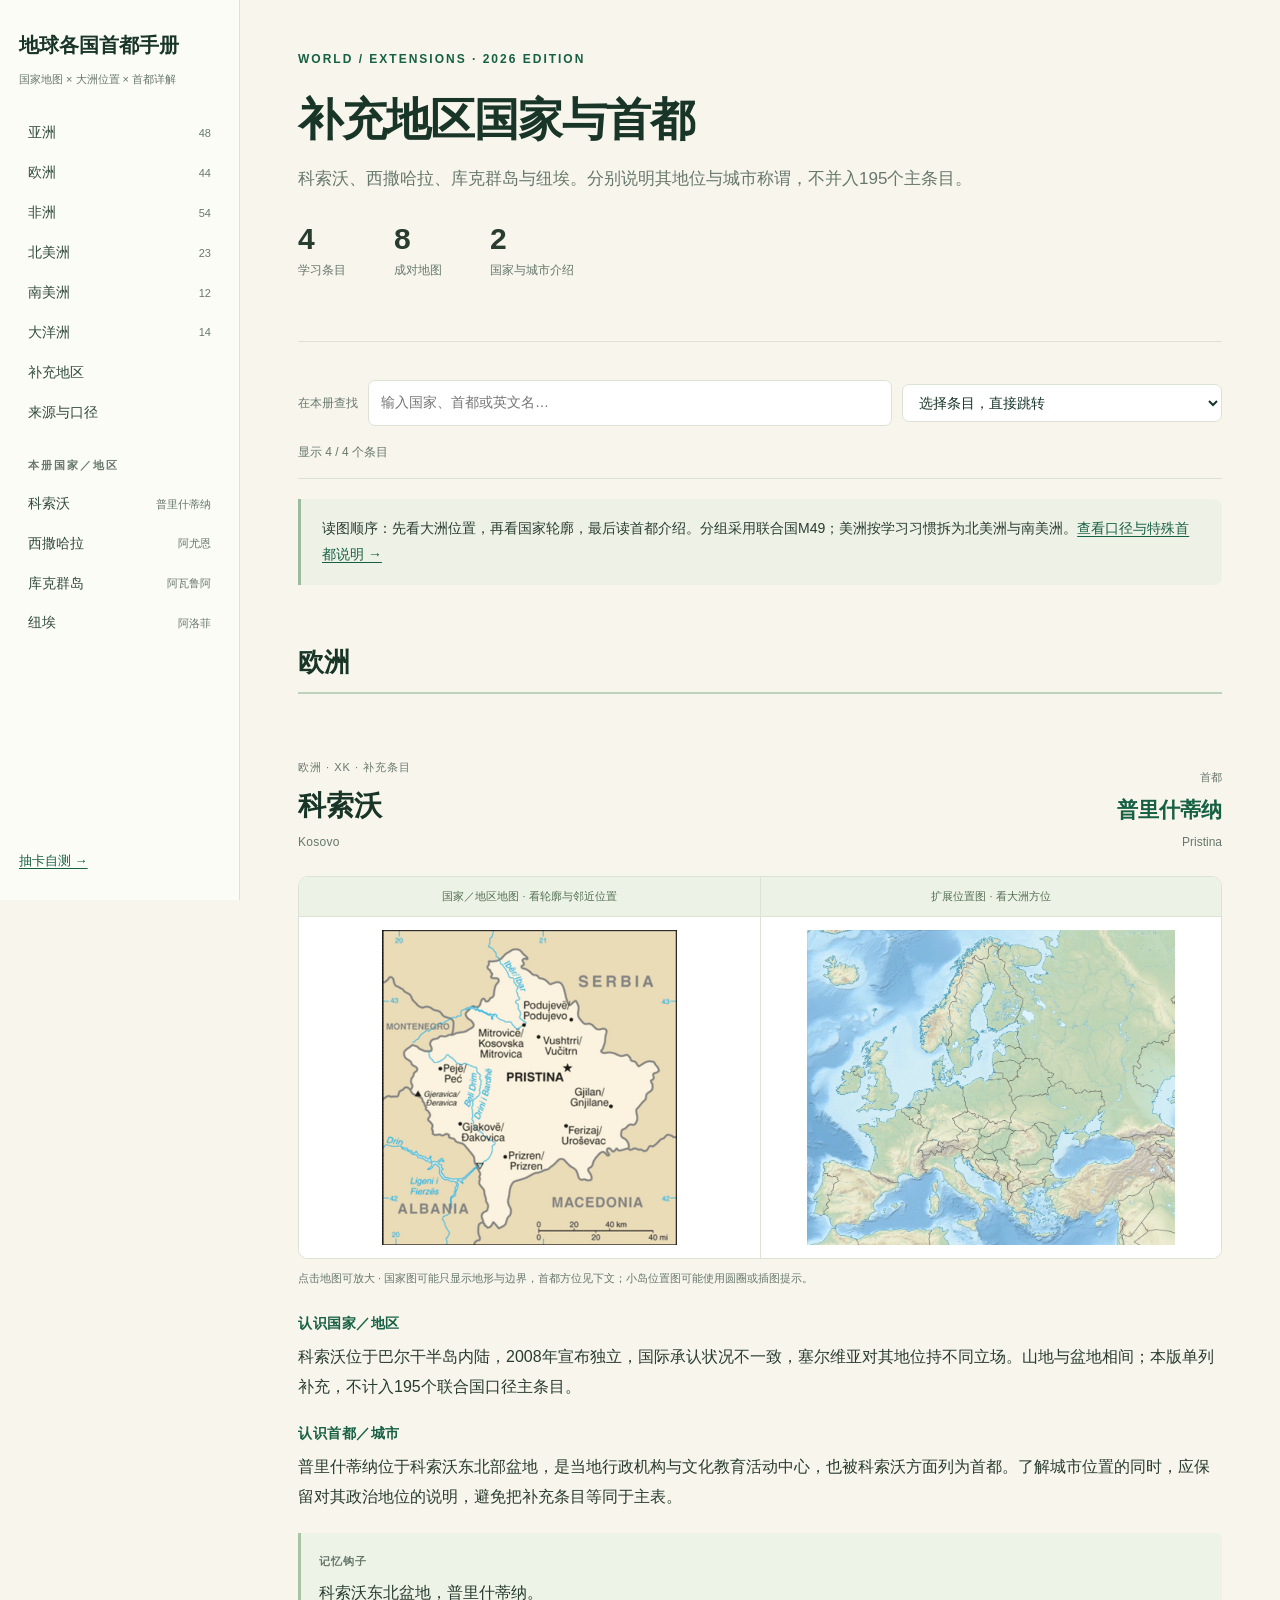
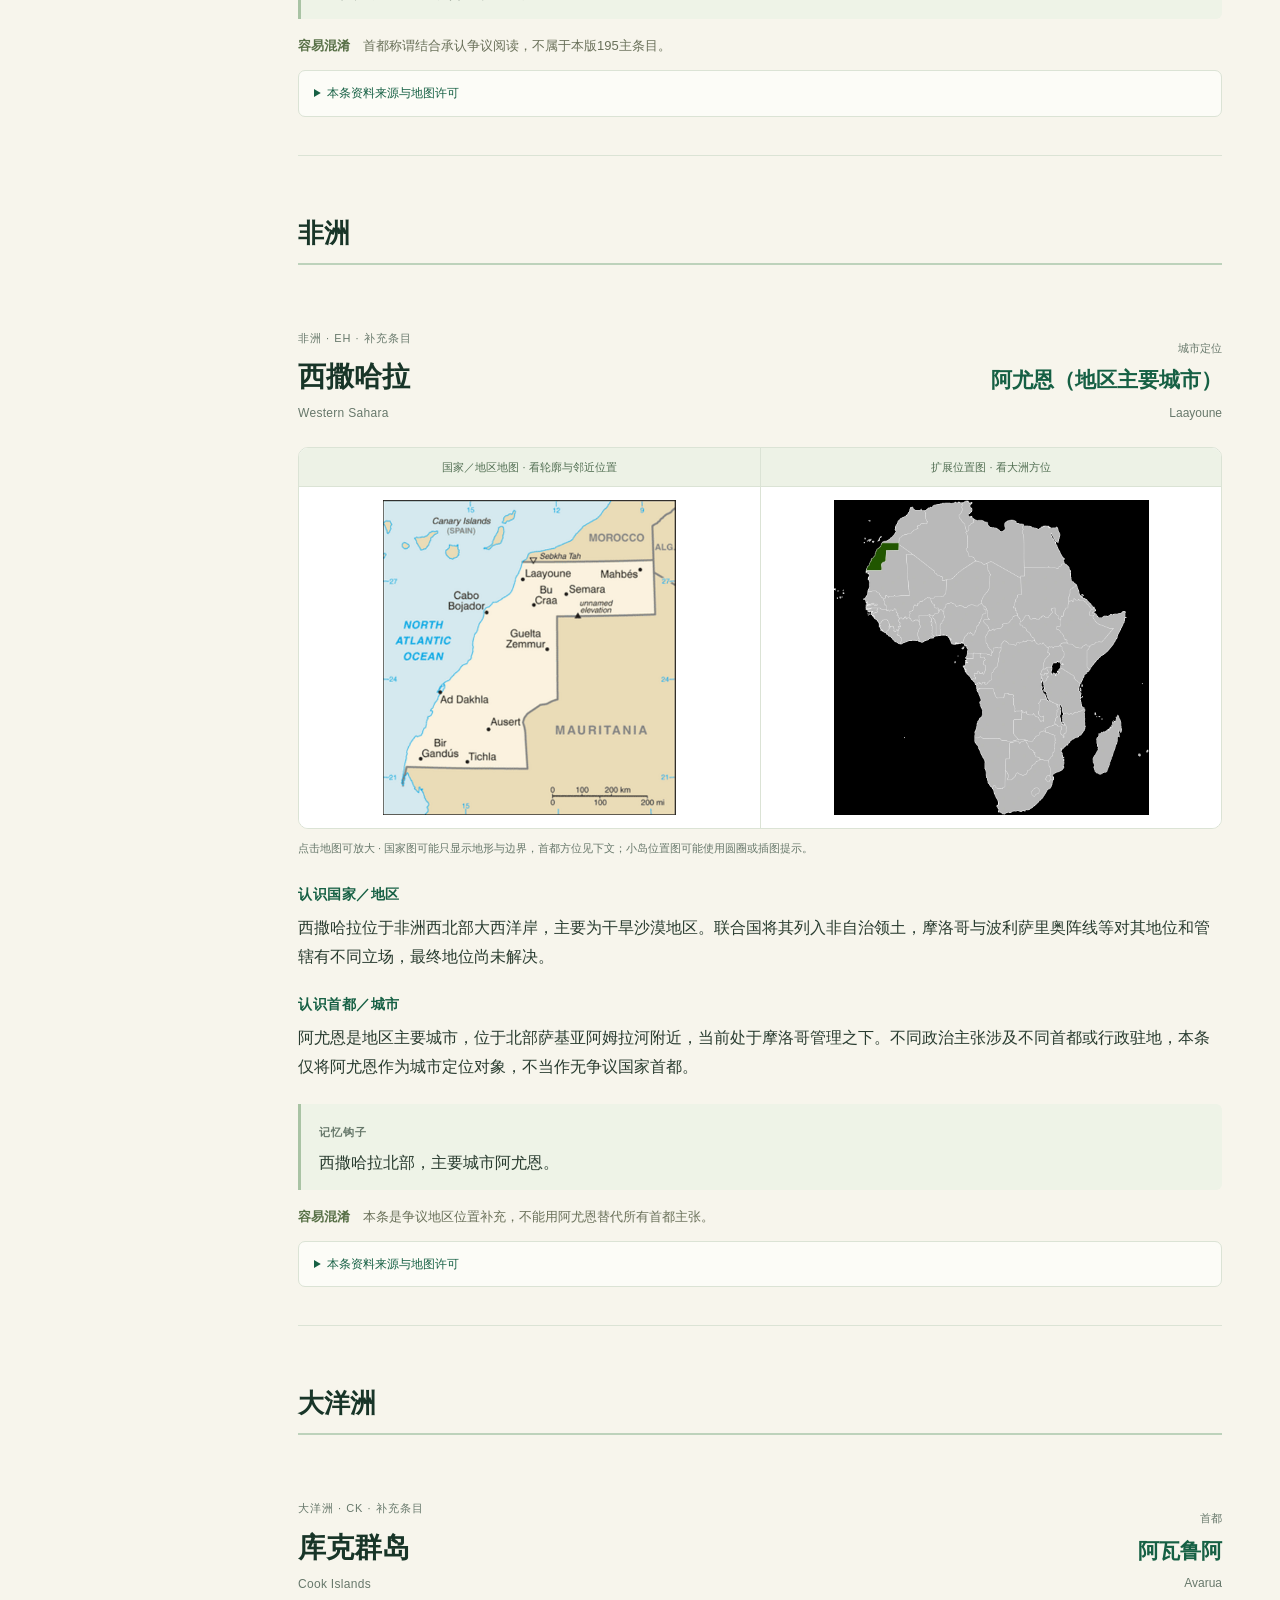
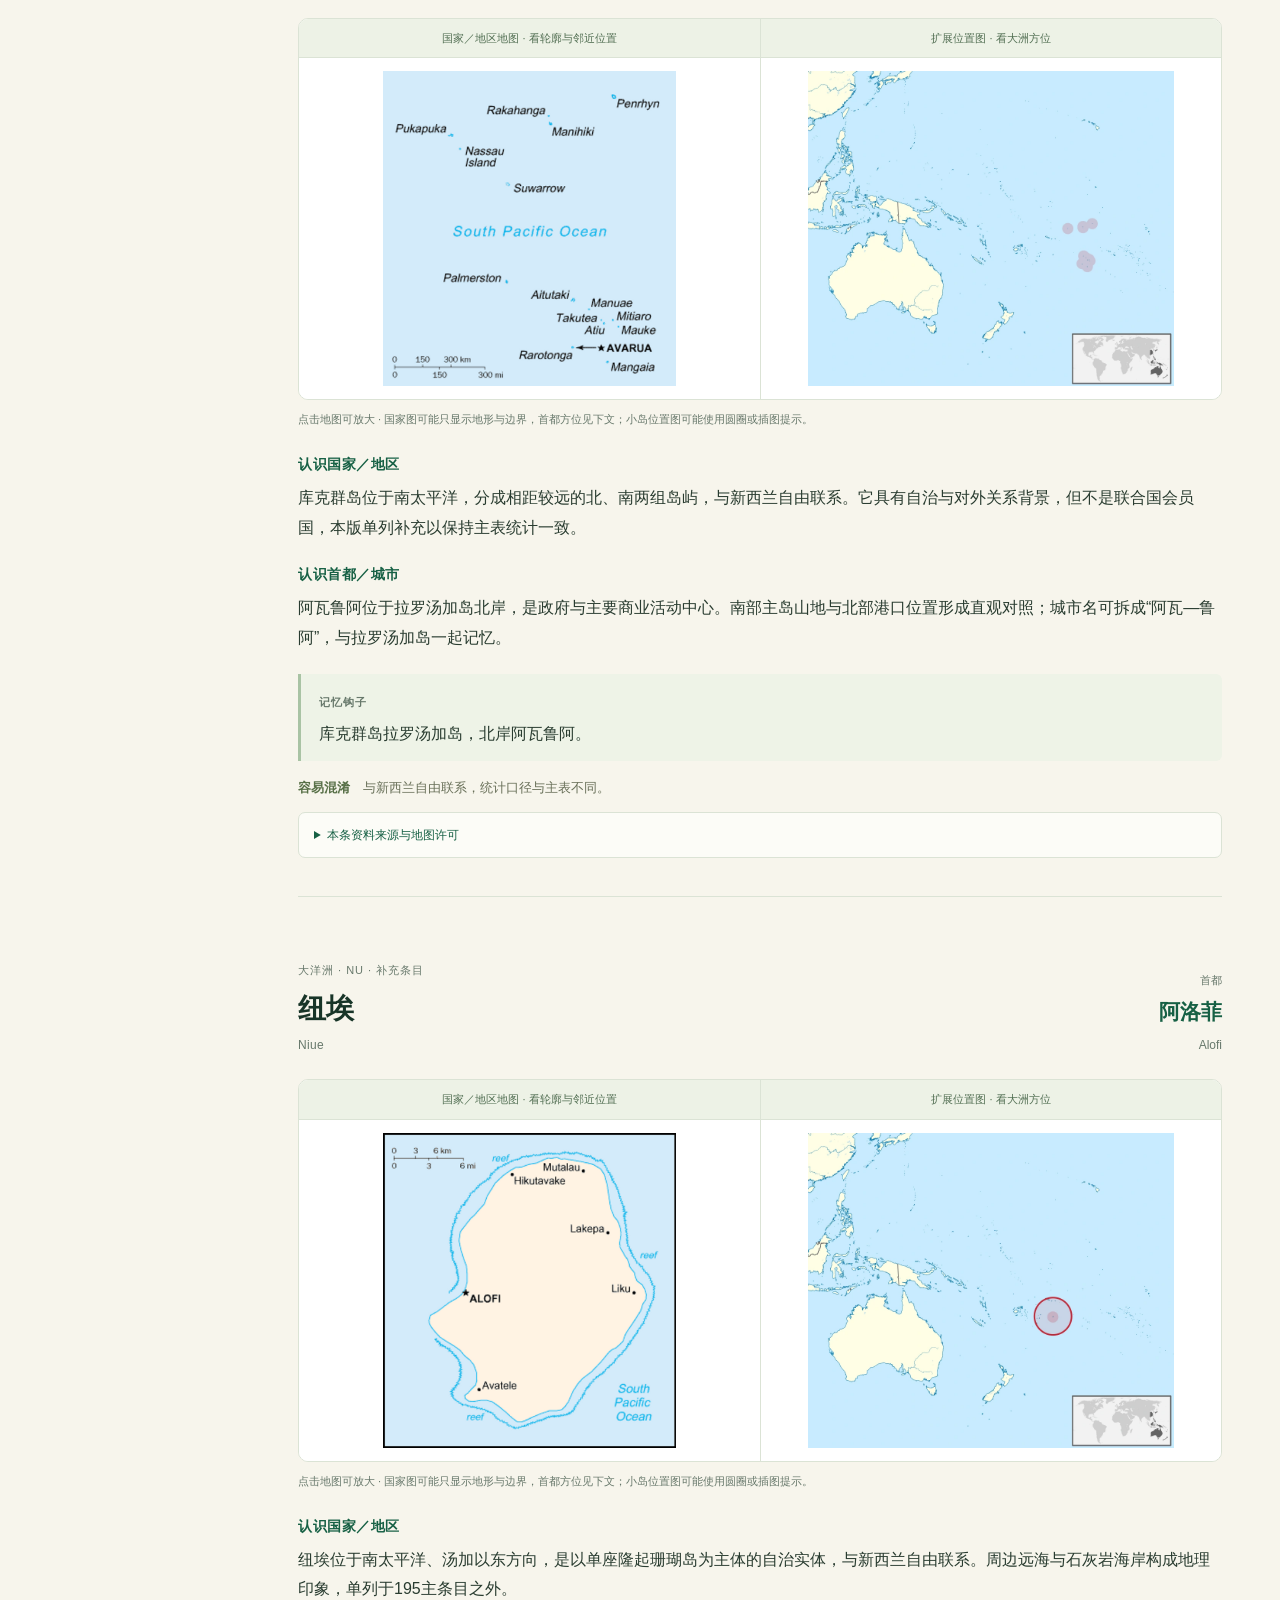
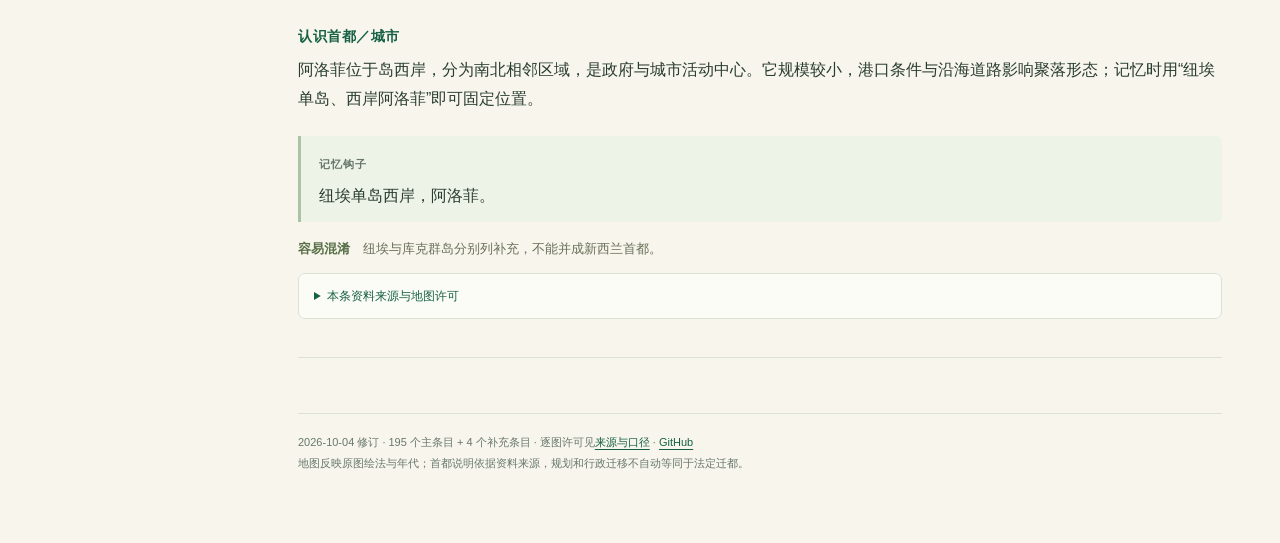
<file: extensions.html>
<!doctype html><html lang="zh-CN"><head><meta charset="utf-8"><meta name="viewport" content="width=device-width,initial-scale=1"><meta name="description" content="世界195个国家主条目与4个补充地区的地图、首都、详细介绍和记忆自测。"><meta name="theme-color" content="#166044"><title>补充地区 · 地球各国首都手册</title><link rel="stylesheet" href="assets/style.css?v=earth1"></head><body><aside><a class="brand" href="index.html">地球各国首都手册<small>国家地图 × 大洲位置 × 首都详解</small></a><nav aria-label="手册目录"><a href="asia.html">亚洲<span>48</span></a><a href="europe.html">欧洲<span>44</span></a><a href="africa.html">非洲<span>54</span></a><a href="north-america.html">北美洲<span>23</span></a><a href="south-america.html">南美洲<span>12</span></a><a href="oceania.html">大洋洲<span>14</span></a><a href="extensions.html">补充地区<span></span></a><a href="sources.html">来源与口径<span></span></a><h3>本册国家／地区</h3><div class="country-nav"><a href="#country-xk" data-search="科索沃 Kosovo 普里什蒂纳 Pristina 首都称谓结合承认争议阅读，不属于本版195主条目。">科索沃<span>普里什蒂纳</span></a><a href="#country-eh" data-search="西撒哈拉 Western Sahara 阿尤恩（地区主要城市） Laayoune 本条是争议地区位置补充，不能用阿尤恩替代所有首都主张。">西撒哈拉<span>阿尤恩</span></a><a href="#country-ck" data-search="库克群岛 Cook Islands 阿瓦鲁阿 Avarua 与新西兰自由联系，统计口径与主表不同。">库克群岛<span>阿瓦鲁阿</span></a><a href="#country-nu" data-search="纽埃 Niue 阿洛菲 Alofi 纽埃与库克群岛分别列补充，不能并成新西兰首都。">纽埃<span>阿洛菲</span></a></div></nav><a class="aside-bottom" href="index.html#practice">抽卡自测 →</a></aside><main><header class="cover"><div class="eyebrow">WORLD / EXTENSIONS · 2026 EDITION</div><h1>补充地区国家与首都</h1><p>科索沃、西撒哈拉、库克群岛与纽埃。分别说明其地位与城市称谓，不并入195个主条目。</p><div class="stats"><div><b>4</b><small>学习条目</small></div><div><b>8</b><small>成对地图</small></div><div><b>2</b><small>国家与城市介绍</small></div></div></header><div class="reading-tools"><label for="search">在本册查找</label><input id="search" type="search" placeholder="输入国家、首都或英文名…"><select id="jump" aria-label="跳转到本册条目"><option value="">选择条目，直接跳转</option><option value="country-xk" data-search="科索沃 Kosovo 普里什蒂纳 Pristina 首都称谓结合承认争议阅读，不属于本版195主条目。">科索沃 — 普里什蒂纳</option><option value="country-eh" data-search="西撒哈拉 Western Sahara 阿尤恩（地区主要城市） Laayoune 本条是争议地区位置补充，不能用阿尤恩替代所有首都主张。">西撒哈拉 — 阿尤恩（地区主要城市）</option><option value="country-ck" data-search="库克群岛 Cook Islands 阿瓦鲁阿 Avarua 与新西兰自由联系，统计口径与主表不同。">库克群岛 — 阿瓦鲁阿</option><option value="country-nu" data-search="纽埃 Niue 阿洛菲 Alofi 纽埃与库克群岛分别列补充，不能并成新西兰首都。">纽埃 — 阿洛菲</option></select><p id="local-status" aria-live="polite"></p></div><p class="reading-note">读图顺序：先看大洲位置，再看国家轮廓，最后读首都介绍。分组采用联合国M49；美洲按学习习惯拆为北美洲与南美洲。<a href="sources.html">查看口径与特殊首都说明 →</a></p><section class="region"><h2 class="chapter">欧洲</h2><article class="country-card" id="country-xk" data-search="科索沃 Kosovo 普里什蒂纳 Pristina 首都称谓结合承认争议阅读，不属于本版195主条目。"><div class="card-heading"><div><div class="kicker">欧洲 · XK · 补充条目</div><h2>科索沃<small>Kosovo</small></h2></div><div class="capital"><span>首都</span><b>普里什蒂纳</b><small>Pristina</small></div></div><div class="map-pair"><figure><figcaption>国家／地区地图 · 看轮廓与邻近位置</figcaption><button class="map-button" type="button" aria-label="放大：科索沃的国家／地区地图"><img src="maps/xk-detail.webp" alt="科索沃的国家／地区地图" width="500" height="535" loading="lazy" decoding="async"></button></figure><figure><figcaption>扩展位置图 · 看大洲方位</figcaption><button class="map-button" type="button" aria-label="放大：科索沃在扩展及邻接区域的位置"><img src="maps/xk-locator.webp" alt="科索沃在扩展及邻接区域的位置" width="960" height="821" loading="lazy" decoding="async"></button></figure></div><p class="map-hint">点击地图可放大 · 国家图可能只显示地形与边界，首都方位见下文；小岛位置图可能使用圆圈或插图提示。</p><section class="intro"><h3>认识国家／地区</h3><p>科索沃位于巴尔干半岛内陆，2008年宣布独立，国际承认状况不一致，塞尔维亚对其地位持不同立场。山地与盆地相间；本版单列补充，不计入195个联合国口径主条目。</p><h3>认识首都／城市</h3><p>普里什蒂纳位于科索沃东北部盆地，是当地行政机构与文化教育活动中心，也被科索沃方面列为首都。了解城市位置的同时，应保留对其政治地位的说明，避免把补充条目等同于主表。</p></section><blockquote><b>记忆钩子</b><p>科索沃东北盆地，普里什蒂纳。</p></blockquote><p class="trap"><b>容易混淆</b>　首都称谓结合承认争议阅读，不属于本版195主条目。</p><details class="refs"><summary>本条资料来源与地图许可</summary><ul><li><a href="https://en.wikipedia.org/wiki/Kosovo" target="_blank" rel="noopener">国家／地区背景</a></li><li><a href="https://en.wikipedia.org/wiki/Pristina" target="_blank" rel="noopener">首都／城市背景</a></li></ul><p>国家地图：<a href="https://commons.wikimedia.org/wiki/File:Kosovo-CIA_WFB_Map.png" target="_blank" rel="noopener">File:Kosovo-CIA WFB Map.png</a><br>作者：CIA · Public domain<br>原图预览仅转换为WebP格式；未重绘边界或地理内容。CC BY-SA转换副本沿用原许可。</p><p>大洲位置图：<a href="https://commons.wikimedia.org/wiki/File:Kosovo_in_Europe_(relief)_(de-facto)_(-mini_map).svg" target="_blank" rel="noopener">File:Kosovo in Europe (relief) (de-facto) (-mini map).svg</a><br>作者：TUBS · <a href="https://creativecommons.org/licenses/by-sa/3.0" target="_blank" rel="noopener">CC BY-SA 3.0</a><br>原图预览仅转换为WebP格式；未重绘边界或地理内容。CC BY-SA转换副本沿用原许可。</p></details></article></section><section class="region"><h2 class="chapter">非洲</h2><article class="country-card" id="country-eh" data-search="西撒哈拉 Western Sahara 阿尤恩（地区主要城市） Laayoune 本条是争议地区位置补充，不能用阿尤恩替代所有首都主张。"><div class="card-heading"><div><div class="kicker">非洲 · EH · 补充条目</div><h2>西撒哈拉<small>Western Sahara</small></h2></div><div class="capital"><span>城市定位</span><b>阿尤恩（地区主要城市）</b><small>Laayoune</small></div></div><div class="map-pair"><figure><figcaption>国家／地区地图 · 看轮廓与邻近位置</figcaption><button class="map-button" type="button" aria-label="放大：西撒哈拉的国家／地区地图"><img src="maps/eh-detail.webp" alt="西撒哈拉的国家／地区地图" width="500" height="536" loading="lazy" decoding="async"></button></figure><figure><figcaption>扩展位置图 · 看大洲方位</figcaption><button class="map-button" type="button" aria-label="放大：西撒哈拉在扩展及邻接区域的位置"><img src="maps/eh-locator.webp" alt="西撒哈拉在扩展及邻接区域的位置" width="960" height="960" loading="lazy" decoding="async"></button></figure></div><p class="map-hint">点击地图可放大 · 国家图可能只显示地形与边界，首都方位见下文；小岛位置图可能使用圆圈或插图提示。</p><section class="intro"><h3>认识国家／地区</h3><p>西撒哈拉位于非洲西北部大西洋岸，主要为干旱沙漠地区。联合国将其列入非自治领土，摩洛哥与波利萨里奥阵线等对其地位和管辖有不同立场，最终地位尚未解决。</p><h3>认识首都／城市</h3><p>阿尤恩是地区主要城市，位于北部萨基亚阿姆拉河附近，当前处于摩洛哥管理之下。不同政治主张涉及不同首都或行政驻地，本条仅将阿尤恩作为城市定位对象，不当作无争议国家首都。</p></section><blockquote><b>记忆钩子</b><p>西撒哈拉北部，主要城市阿尤恩。</p></blockquote><p class="trap"><b>容易混淆</b>　本条是争议地区位置补充，不能用阿尤恩替代所有首都主张。</p><details class="refs"><summary>本条资料来源与地图许可</summary><ul><li><a href="https://en.wikipedia.org/wiki/Western_Sahara" target="_blank" rel="noopener">国家／地区背景</a></li><li><a href="https://en.wikipedia.org/wiki/Laayoune" target="_blank" rel="noopener">首都／城市背景</a></li><li><a href="https://www.un.org/dppa/decolonization/en/nsgt/western-sahara" target="_blank" rel="noopener">联合国：西撒哈拉非自治领土地位</a></li></ul><p>国家地图：<a href="https://commons.wikimedia.org/wiki/File:Western_Sahara-CIA_WFB_Map.png" target="_blank" rel="noopener">File:Western Sahara-CIA WFB Map.png</a><br>作者：见原图来源页 · Public domain<br>原图预览仅转换为WebP格式；未重绘边界或地理内容。CC BY-SA转换副本沿用原许可。</p><p>大洲位置图：<a href="https://commons.wikimedia.org/wiki/File:Locator_map_of_Western_Sahara_in_Africa.svg" target="_blank" rel="noopener">File:Locator map of Western Sahara in Africa.svg</a><br>作者：Shosholoza · <a href="https://creativecommons.org/licenses/by-sa/3.0" target="_blank" rel="noopener">CC BY-SA 3.0</a><br>原图预览仅转换为WebP格式；未重绘边界或地理内容。CC BY-SA转换副本沿用原许可。</p></details></article></section><section class="region"><h2 class="chapter">大洋洲</h2><article class="country-card" id="country-ck" data-search="库克群岛 Cook Islands 阿瓦鲁阿 Avarua 与新西兰自由联系，统计口径与主表不同。"><div class="card-heading"><div><div class="kicker">大洋洲 · CK · 补充条目</div><h2>库克群岛<small>Cook Islands</small></h2></div><div class="capital"><span>首都</span><b>阿瓦鲁阿</b><small>Avarua</small></div></div><div class="map-pair"><figure><figcaption>国家／地区地图 · 看轮廓与邻近位置</figcaption><button class="map-button" type="button" aria-label="放大：库克群岛的国家／地区地图"><img src="maps/ck-detail.webp" alt="库克群岛的国家／地区地图" width="500" height="538" loading="lazy" decoding="async"></button></figure><figure><figcaption>扩展位置图 · 看大洲方位</figcaption><button class="map-button" type="button" aria-label="放大：库克群岛在扩展及邻接区域的位置"><img src="maps/ck-locator.webp" alt="库克群岛在扩展及邻接区域的位置" width="960" height="824" loading="lazy" decoding="async"></button></figure></div><p class="map-hint">点击地图可放大 · 国家图可能只显示地形与边界，首都方位见下文；小岛位置图可能使用圆圈或插图提示。</p><section class="intro"><h3>认识国家／地区</h3><p>库克群岛位于南太平洋，分成相距较远的北、南两组岛屿，与新西兰自由联系。它具有自治与对外关系背景，但不是联合国会员国，本版单列补充以保持主表统计一致。</p><h3>认识首都／城市</h3><p>阿瓦鲁阿位于拉罗汤加岛北岸，是政府与主要商业活动中心。南部主岛山地与北部港口位置形成直观对照；城市名可拆成“阿瓦—鲁阿”，与拉罗汤加岛一起记忆。</p></section><blockquote><b>记忆钩子</b><p>库克群岛拉罗汤加岛，北岸阿瓦鲁阿。</p></blockquote><p class="trap"><b>容易混淆</b>　与新西兰自由联系，统计口径与主表不同。</p><details class="refs"><summary>本条资料来源与地图许可</summary><ul><li><a href="https://en.wikipedia.org/wiki/Cook_Islands" target="_blank" rel="noopener">国家／地区背景</a></li><li><a href="https://en.wikipedia.org/wiki/Avarua" target="_blank" rel="noopener">首都／城市背景</a></li><li><a href="https://www.pmoffice.gov.ck/2026/04/01/cook-islands-and-new-zealand-sign-declaration-on-defence-and-security/" target="_blank" rel="noopener">库克群岛政府：自由联系地位</a></li></ul><p>国家地图：<a href="https://commons.wikimedia.org/wiki/File:Cook_Islands-CIA_WFB_Map.png" target="_blank" rel="noopener">File:Cook Islands-CIA WFB Map.png</a><br>作者：见原图来源页 · Public domain<br>原图预览仅转换为WebP格式；未重绘边界或地理内容。CC BY-SA转换副本沿用原许可。</p><p>大洲位置图：<a href="https://commons.wikimedia.org/wiki/File:Cook_Islands_in_Oceania.svg" target="_blank" rel="noopener">File:Cook Islands in Oceania.svg</a><br>作者：TUBS · <a href="https://creativecommons.org/licenses/by-sa/3.0" target="_blank" rel="noopener">CC BY-SA 3.0</a><br>原图预览仅转换为WebP格式；未重绘边界或地理内容。CC BY-SA转换副本沿用原许可。</p></details></article><article class="country-card" id="country-nu" data-search="纽埃 Niue 阿洛菲 Alofi 纽埃与库克群岛分别列补充，不能并成新西兰首都。"><div class="card-heading"><div><div class="kicker">大洋洲 · NU · 补充条目</div><h2>纽埃<small>Niue</small></h2></div><div class="capital"><span>首都</span><b>阿洛菲</b><small>Alofi</small></div></div><div class="map-pair"><figure><figcaption>国家／地区地图 · 看轮廓与邻近位置</figcaption><button class="map-button" type="button" aria-label="放大：纽埃的国家／地区地图"><img src="maps/nu-detail.webp" alt="纽埃的国家／地区地图" width="500" height="538" loading="lazy" decoding="async"></button></figure><figure><figcaption>扩展位置图 · 看大洲方位</figcaption><button class="map-button" type="button" aria-label="放大：纽埃在扩展及邻接区域的位置"><img src="maps/nu-locator.webp" alt="纽埃在扩展及邻接区域的位置" width="960" height="824" loading="lazy" decoding="async"></button></figure></div><p class="map-hint">点击地图可放大 · 国家图可能只显示地形与边界，首都方位见下文；小岛位置图可能使用圆圈或插图提示。</p><section class="intro"><h3>认识国家／地区</h3><p>纽埃位于南太平洋、汤加以东方向，是以单座隆起珊瑚岛为主体的自治实体，与新西兰自由联系。周边远海与石灰岩海岸构成地理印象，单列于195主条目之外。</p><h3>认识首都／城市</h3><p>阿洛菲位于岛西岸，分为南北相邻区域，是政府与城市活动中心。它规模较小，港口条件与沿海道路影响聚落形态；记忆时用“纽埃单岛、西岸阿洛菲”即可固定位置。</p></section><blockquote><b>记忆钩子</b><p>纽埃单岛西岸，阿洛菲。</p></blockquote><p class="trap"><b>容易混淆</b>　纽埃与库克群岛分别列补充，不能并成新西兰首都。</p><details class="refs"><summary>本条资料来源与地图许可</summary><ul><li><a href="https://en.wikipedia.org/wiki/Niue" target="_blank" rel="noopener">国家／地区背景</a></li><li><a href="https://en.wikipedia.org/wiki/Alofi" target="_blank" rel="noopener">首都／城市背景</a></li><li><a href="https://www.mfat.govt.nz/en/countries-and-regions/australia-and-pacific/niue" target="_blank" rel="noopener">新西兰外交部：纽埃</a></li></ul><p>国家地图：<a href="https://commons.wikimedia.org/wiki/File:Niue-CIA_WFB_Map.png" target="_blank" rel="noopener">File:Niue-CIA WFB Map.png</a><br>作者：见原图来源页 · Public domain<br>原图预览仅转换为WebP格式；未重绘边界或地理内容。CC BY-SA转换副本沿用原许可。</p><p>大洲位置图：<a href="https://commons.wikimedia.org/wiki/File:Niue_in_Oceania.svg" target="_blank" rel="noopener">File:Niue in Oceania.svg</a><br>作者：TUBS · <a href="https://creativecommons.org/licenses/by-sa/3.0" target="_blank" rel="noopener">CC BY-SA 3.0</a><br>原图预览仅转换为WebP格式；未重绘边界或地理内容。CC BY-SA转换副本沿用原许可。</p></details></article></section><p id="local-empty" class="empty" hidden>本册没有匹配条目。<a href="index.html#directory">前往全球目录搜索 →</a></p><footer>2026-10-04 修订 · 195 个主条目 + 4 个补充条目 · 逐图许可见<a href="sources.html">来源与口径</a> · <a href="https://github.com/SII-HeroZhang/earth-capitals-handbook">GitHub</a><br>地图反映原图绘法与年代；首都说明依据资料来源，规划和行政迁移不自动等同于法定迁都。</footer></main><dialog id="zoom"><div class="tools"><span id="caption"></span><button id="close" type="button">关闭 ×</button></div><img id="large" alt=""></dialog><script src="assets/app.js?v=earth1" defer></script></body></html>
</file>
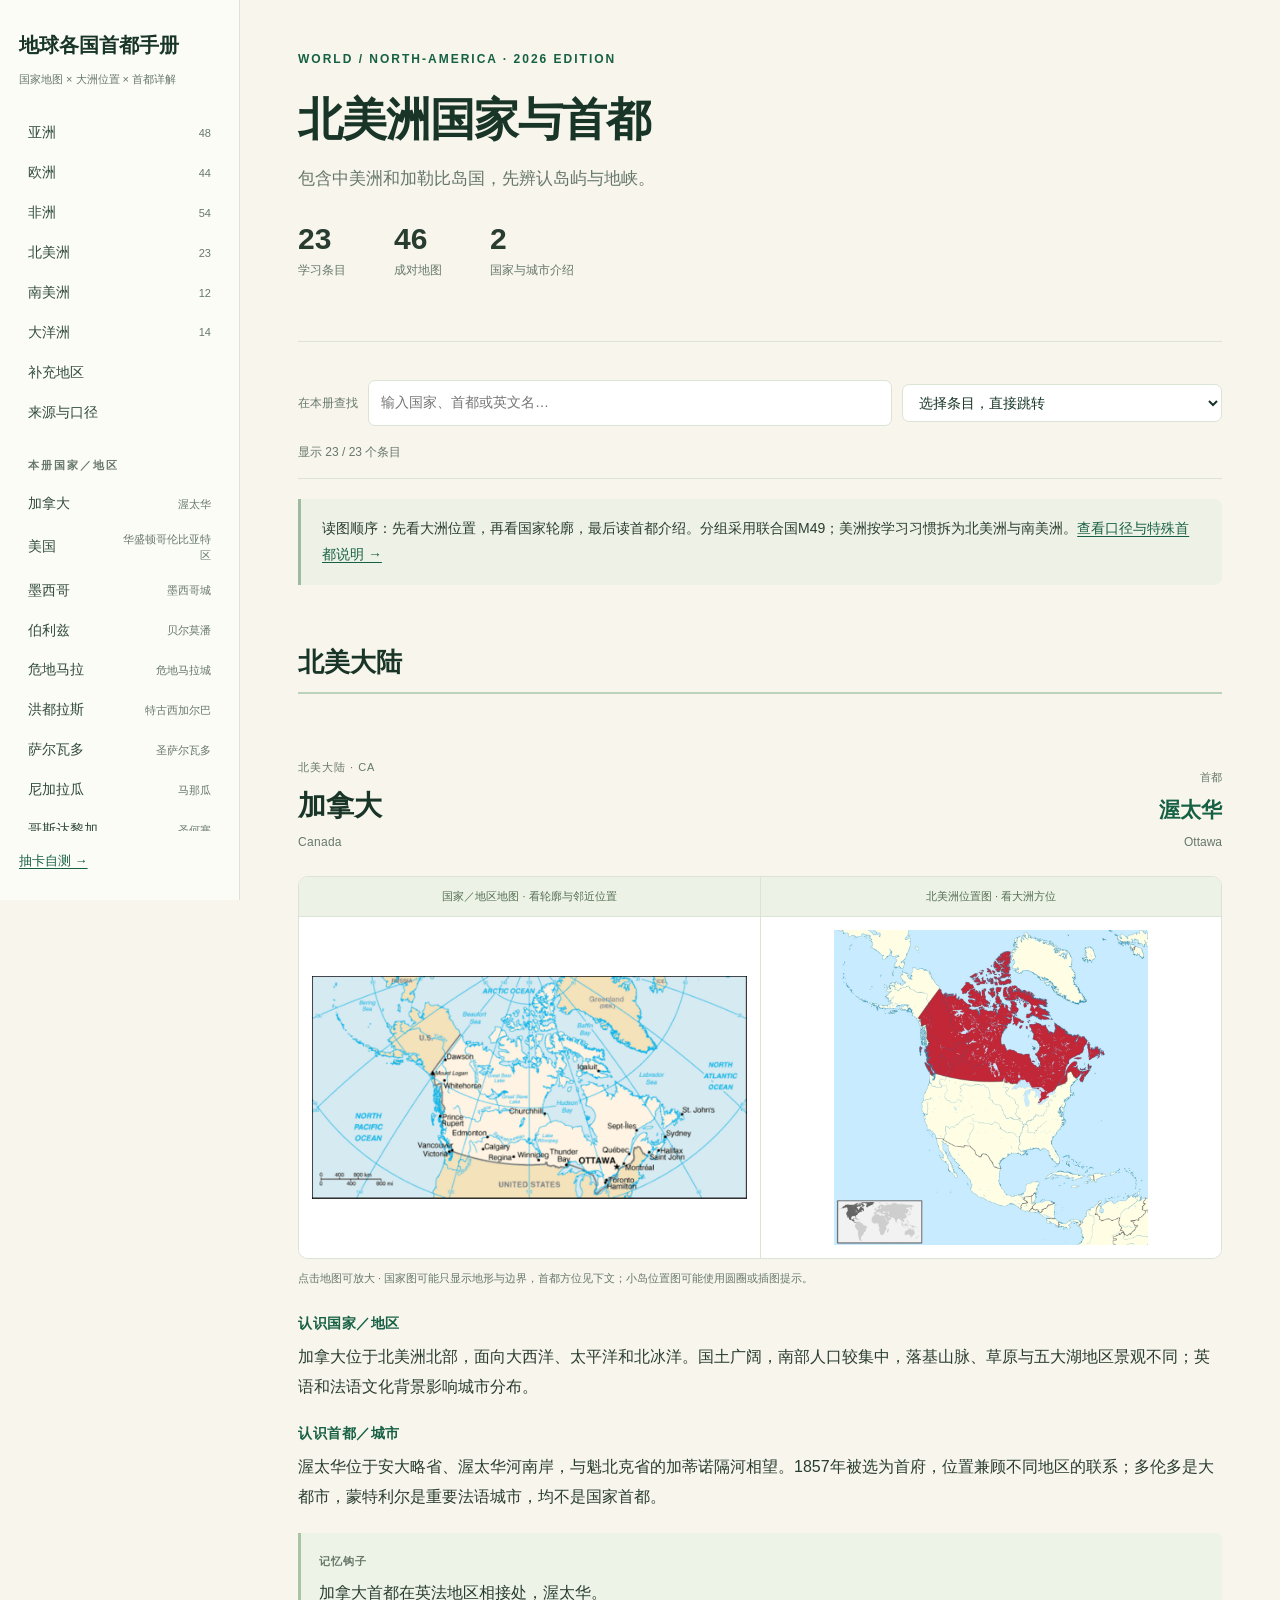
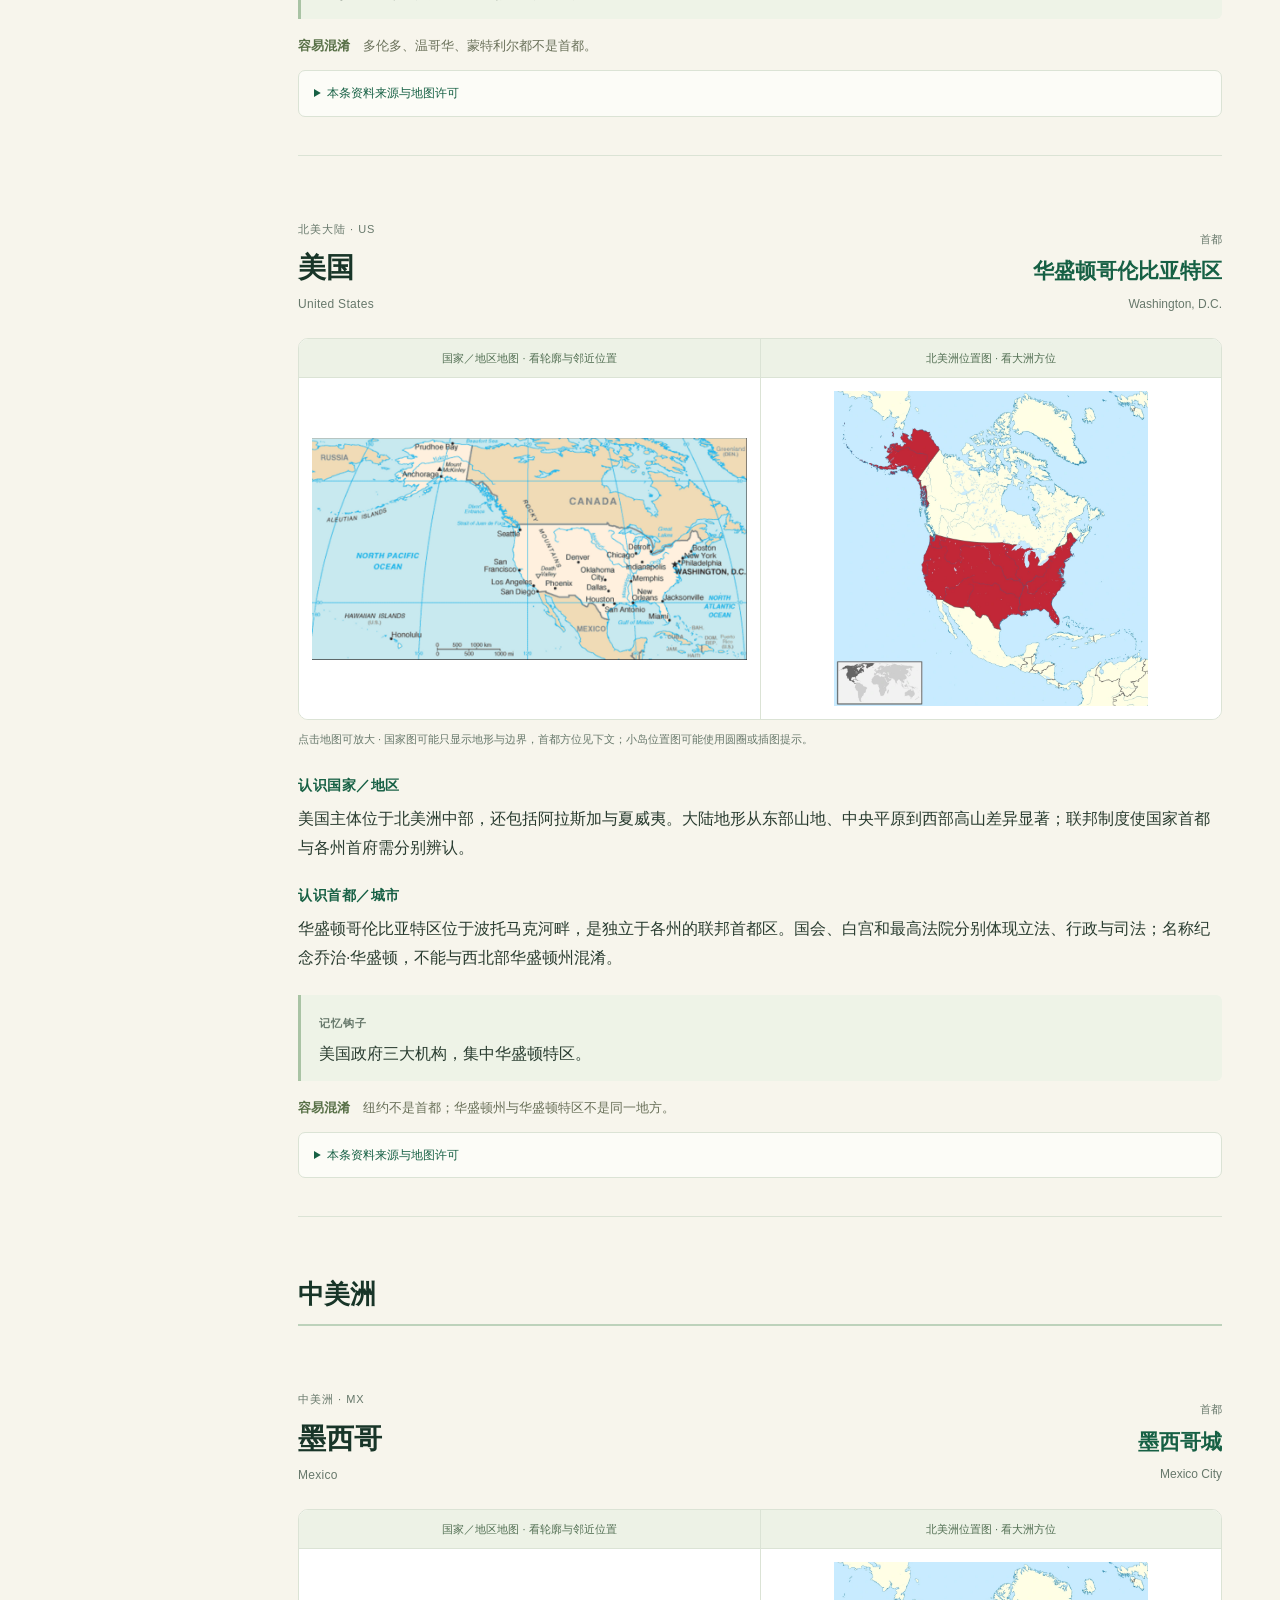
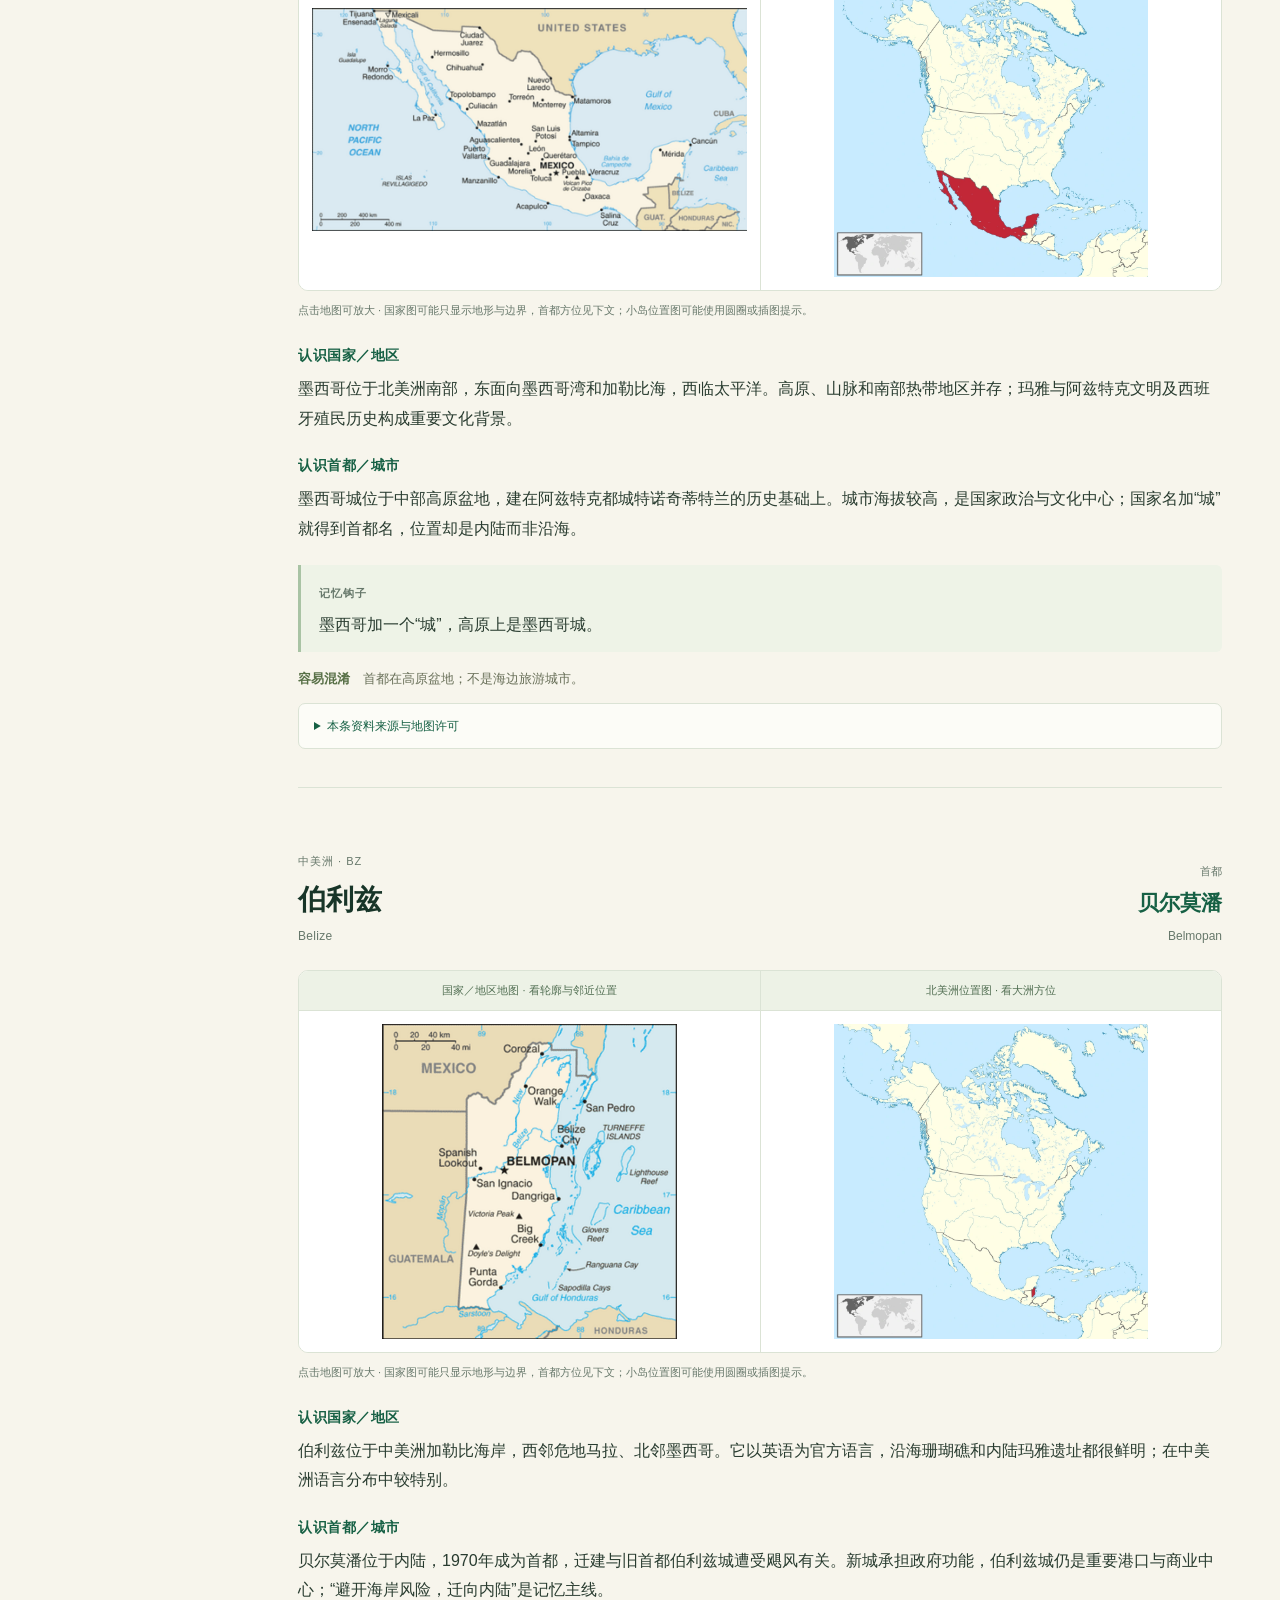
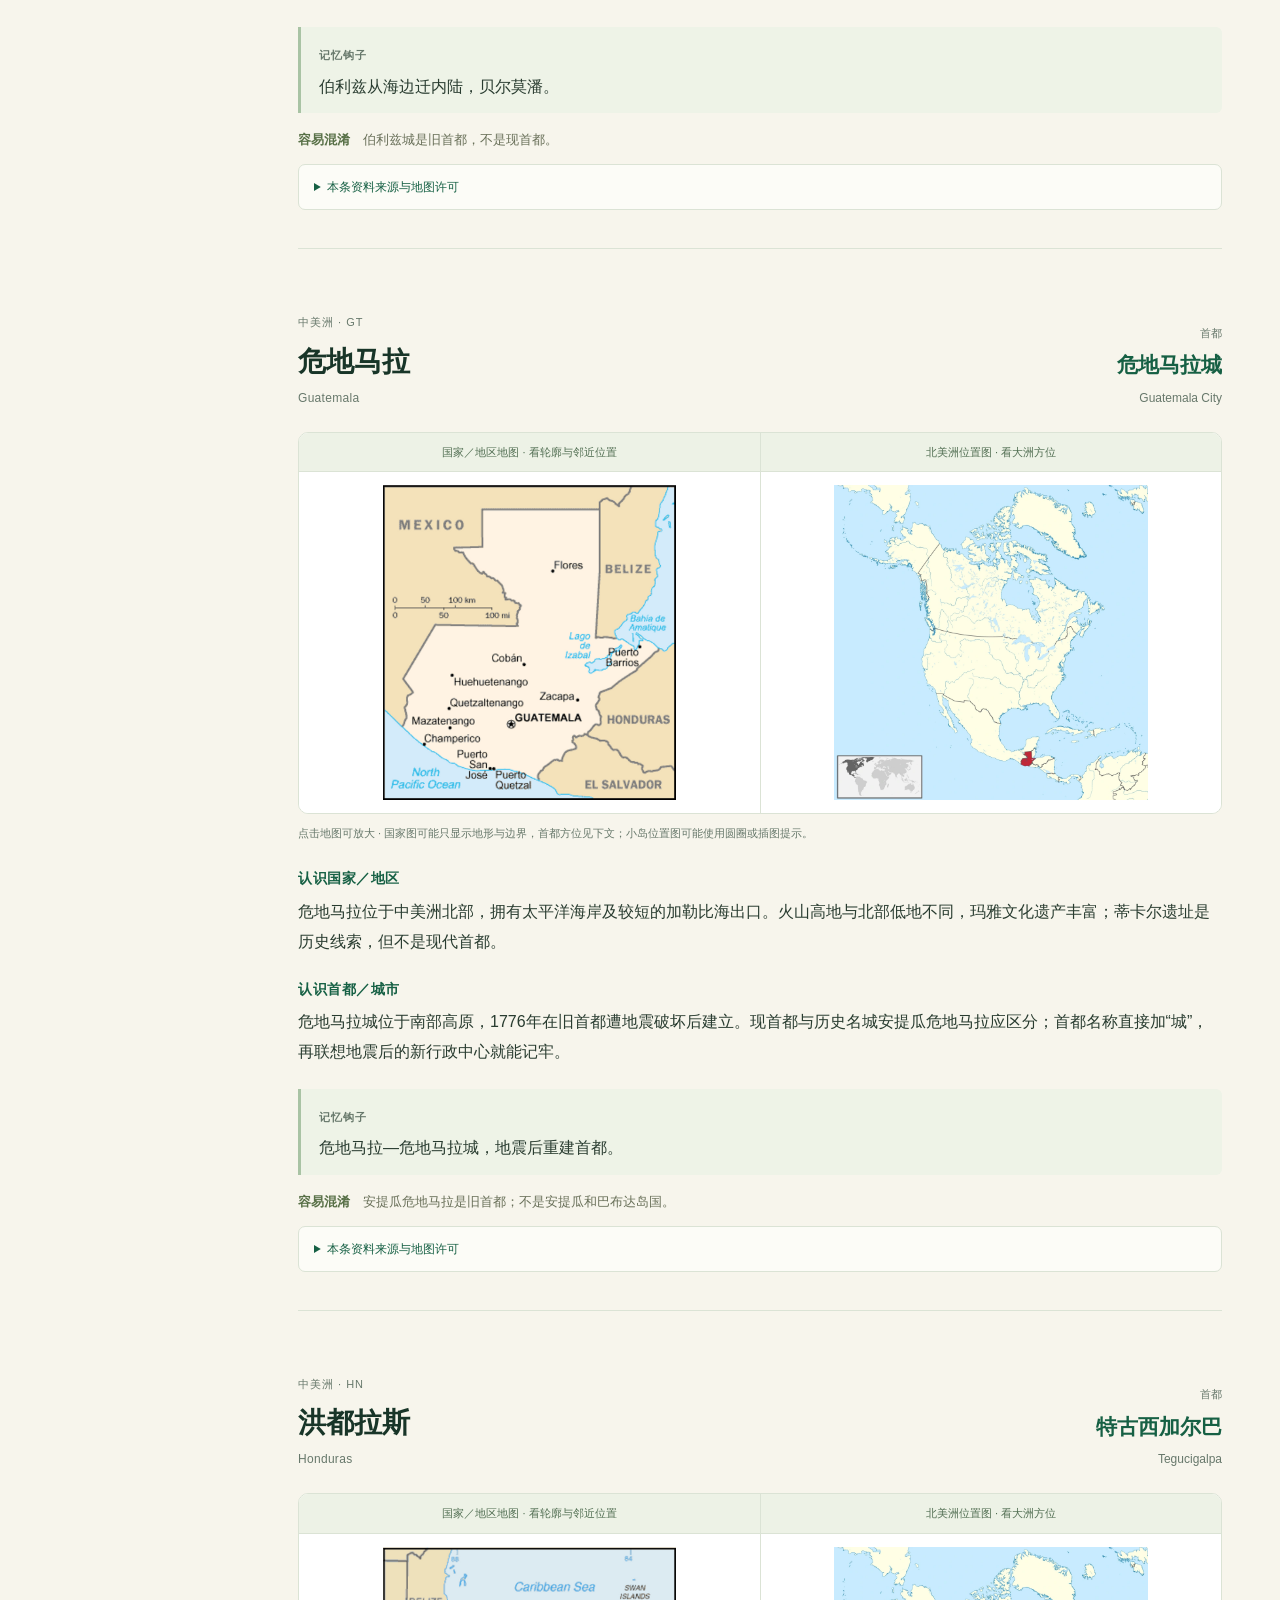
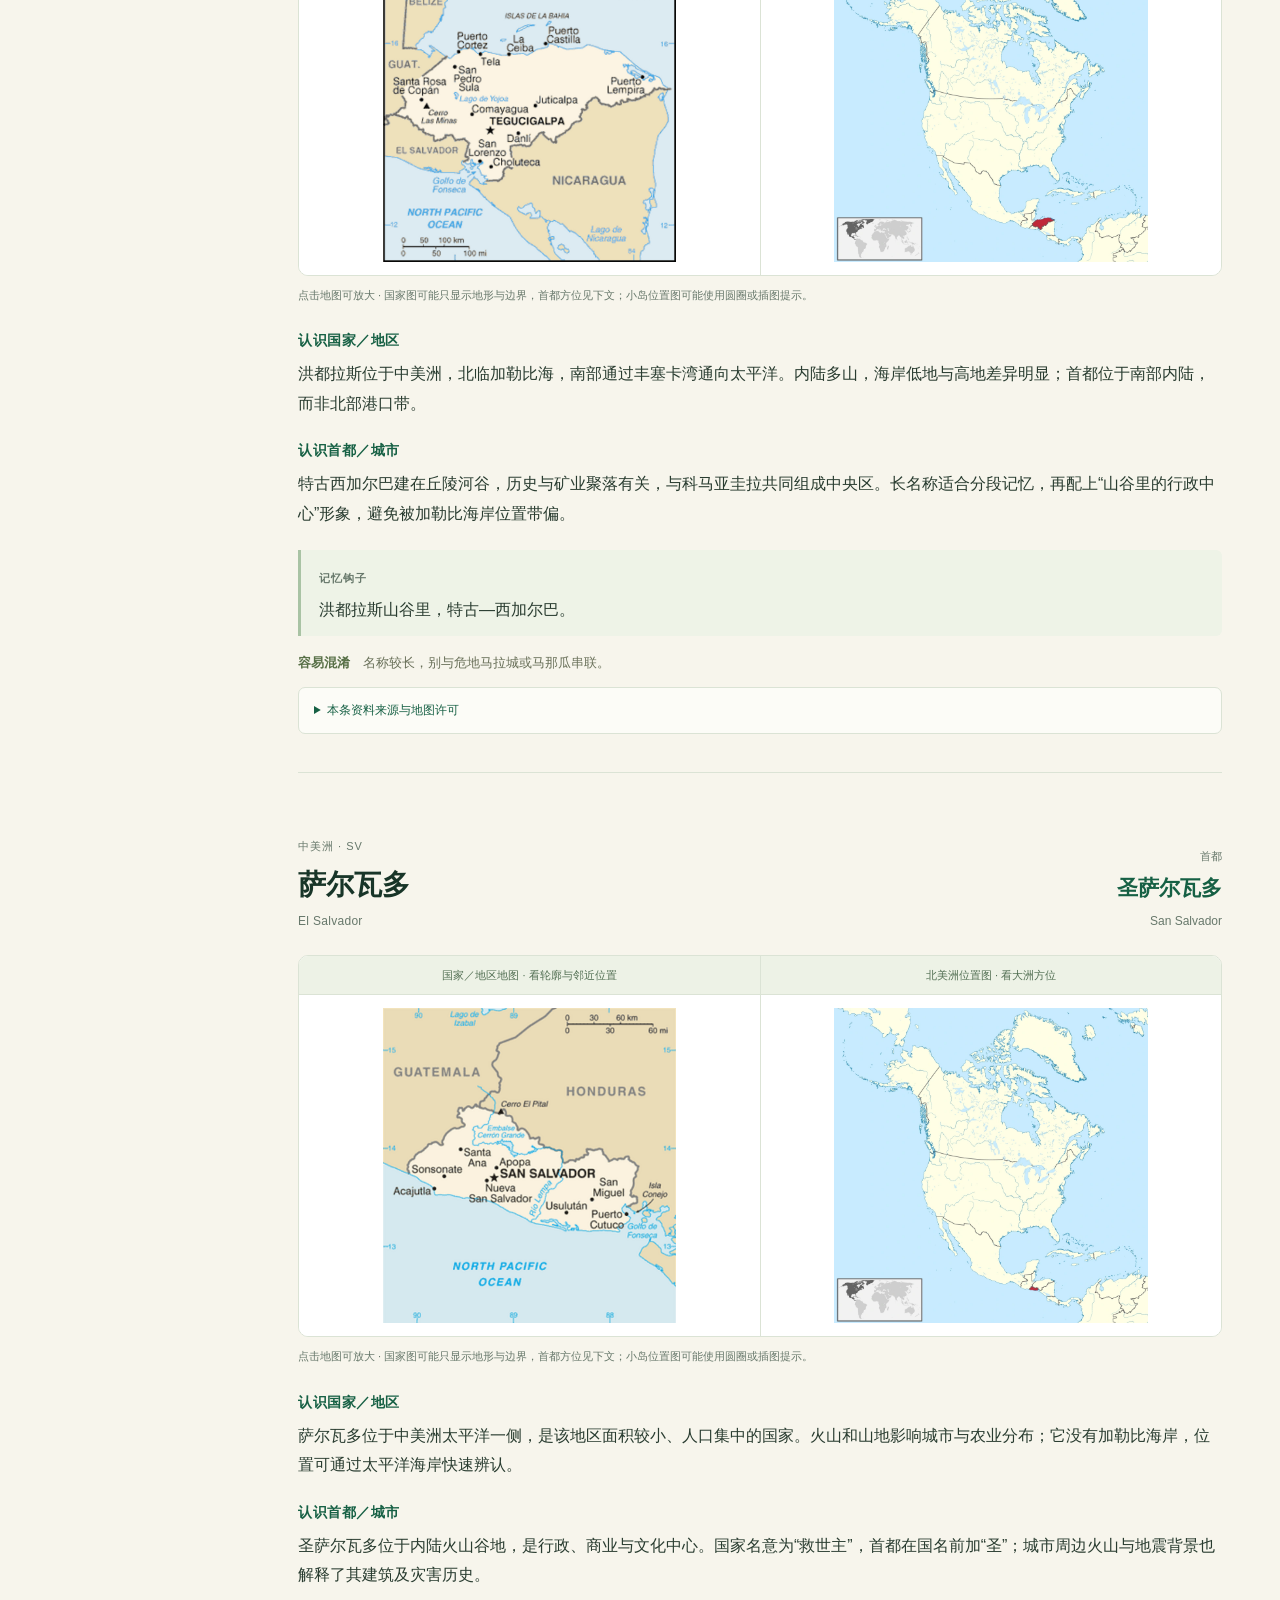
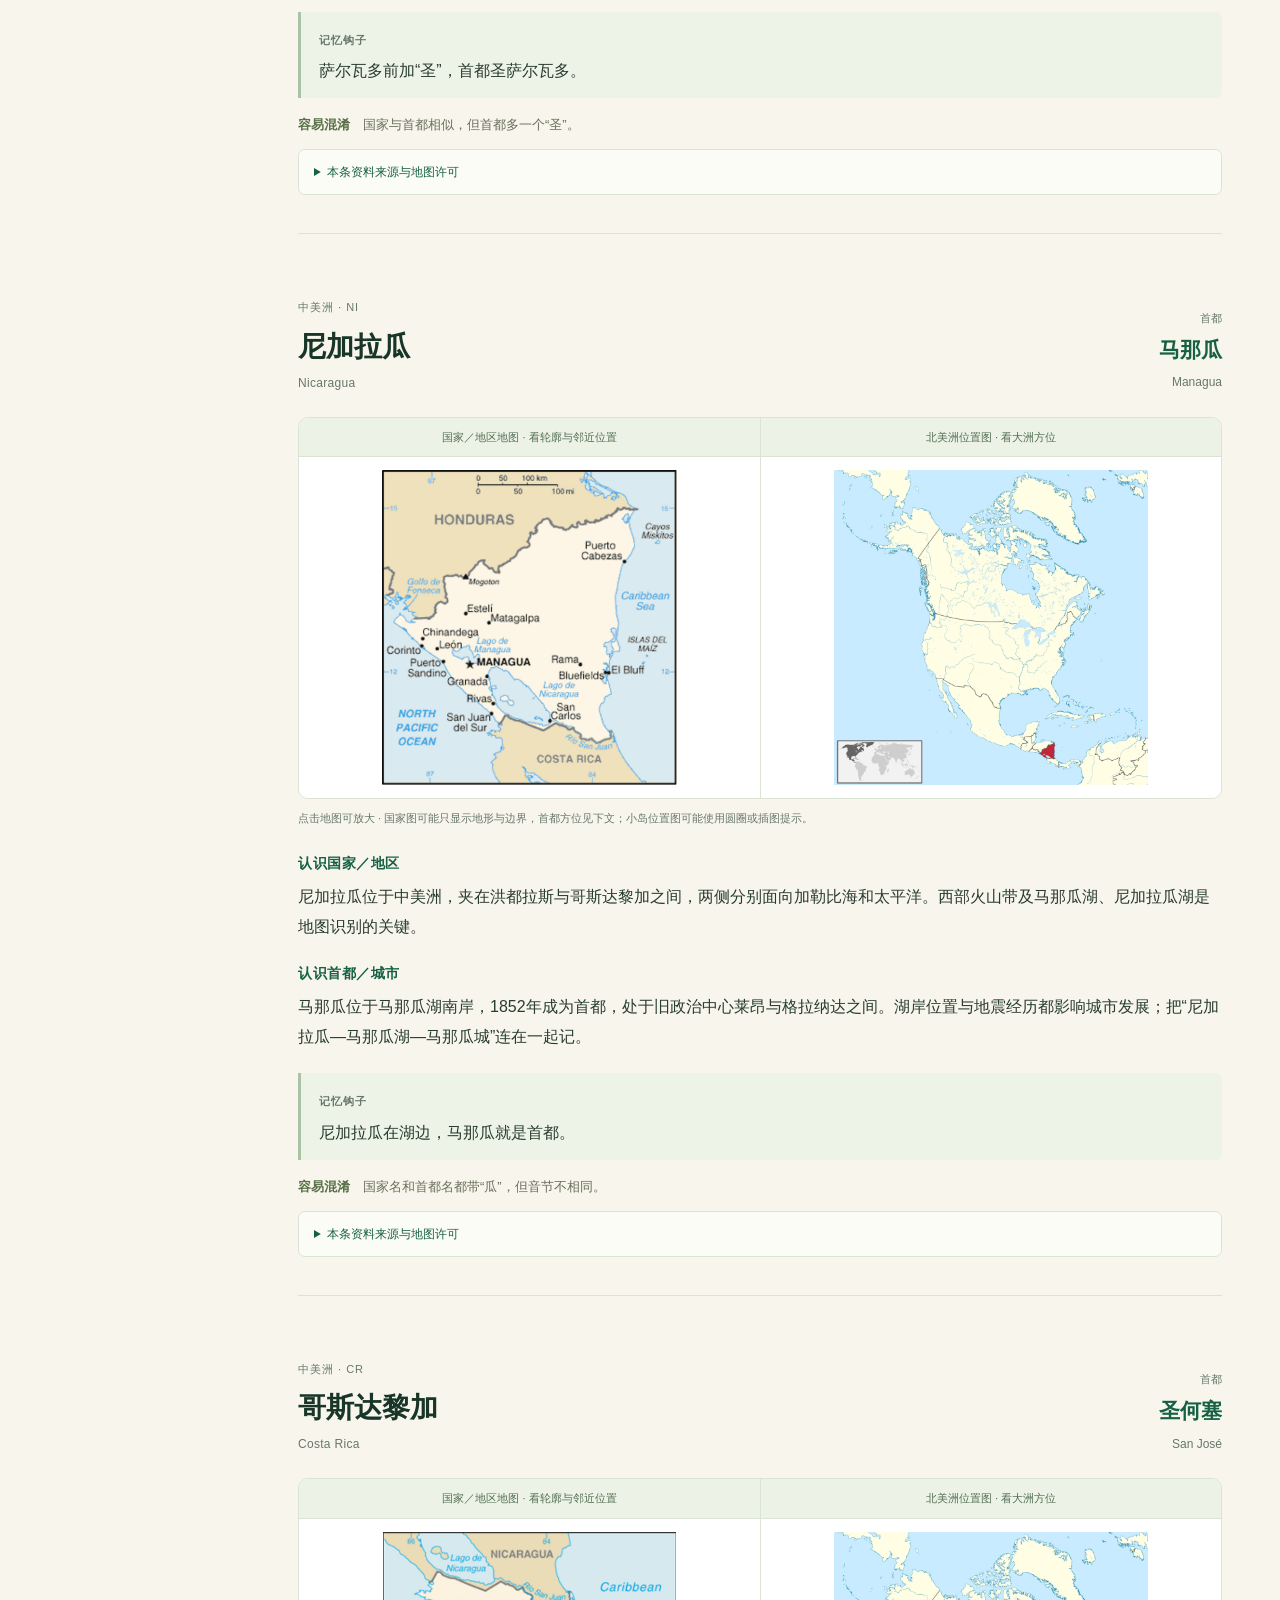
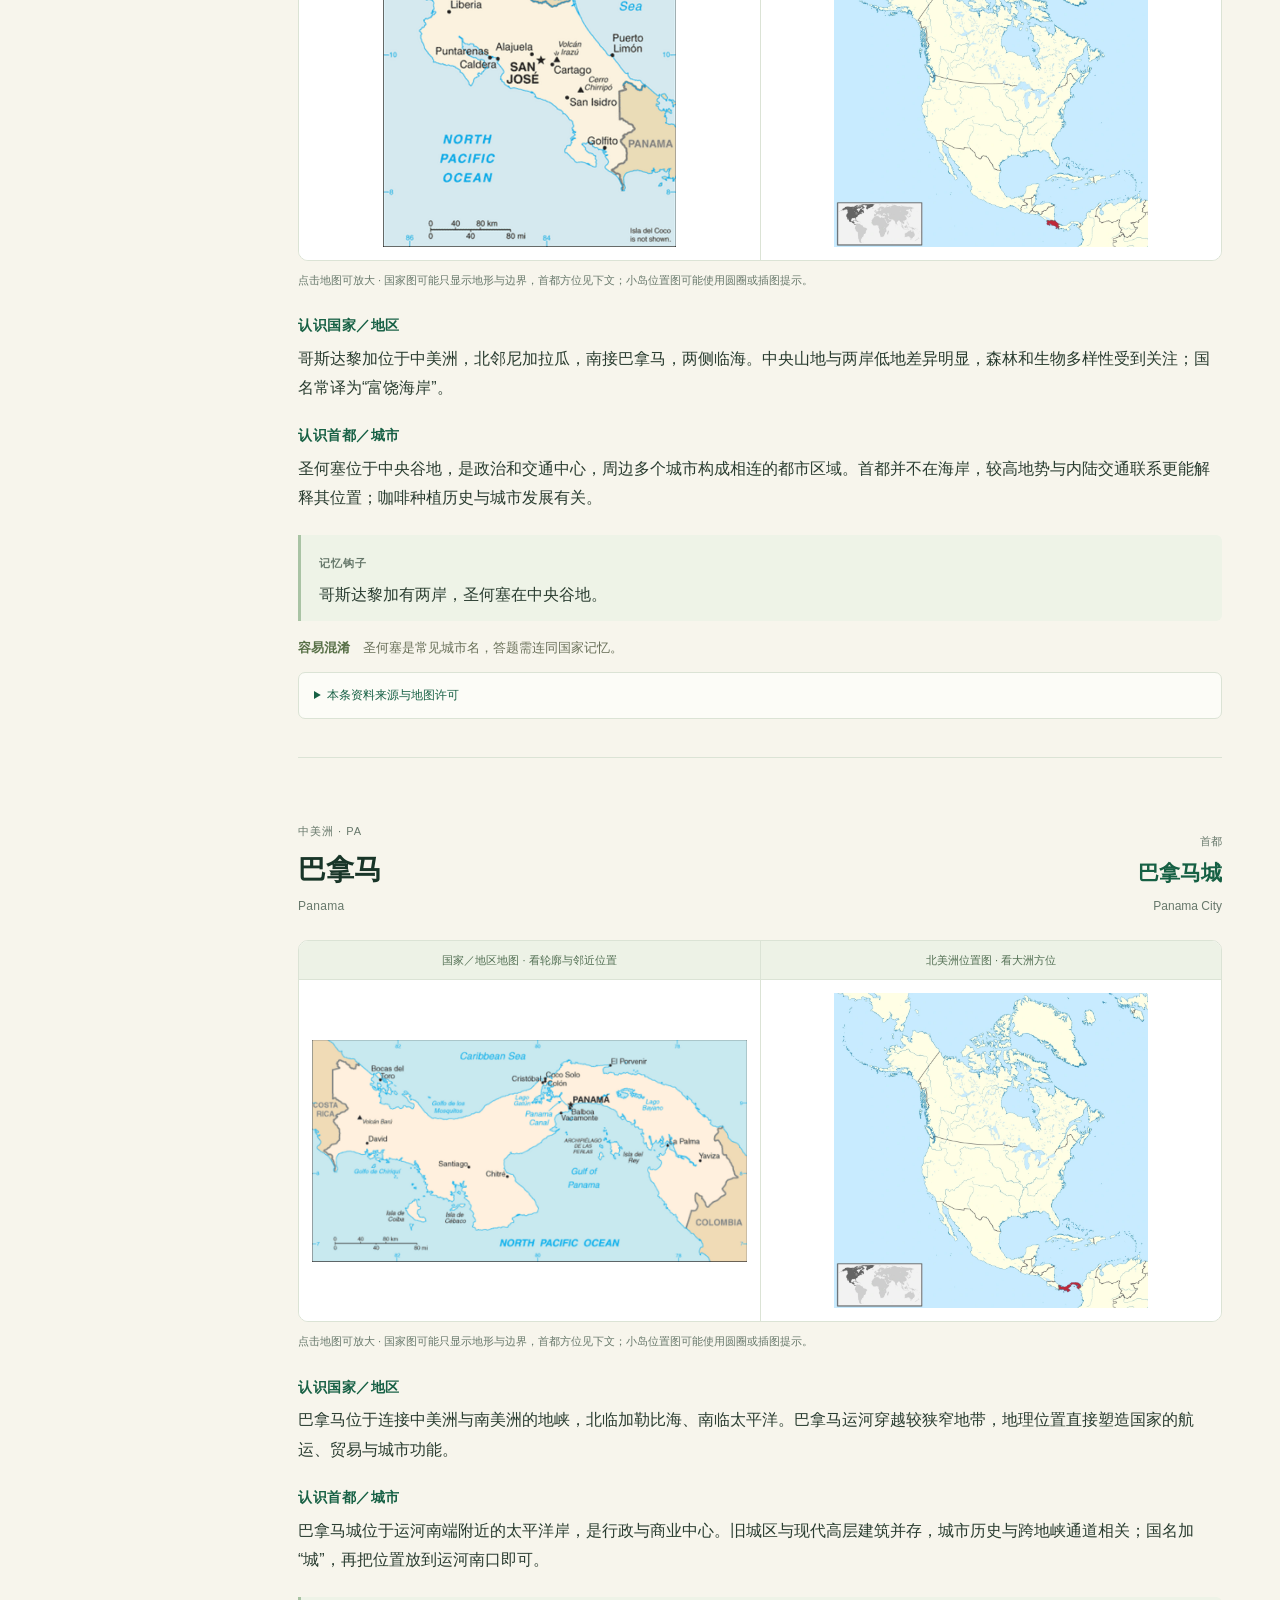
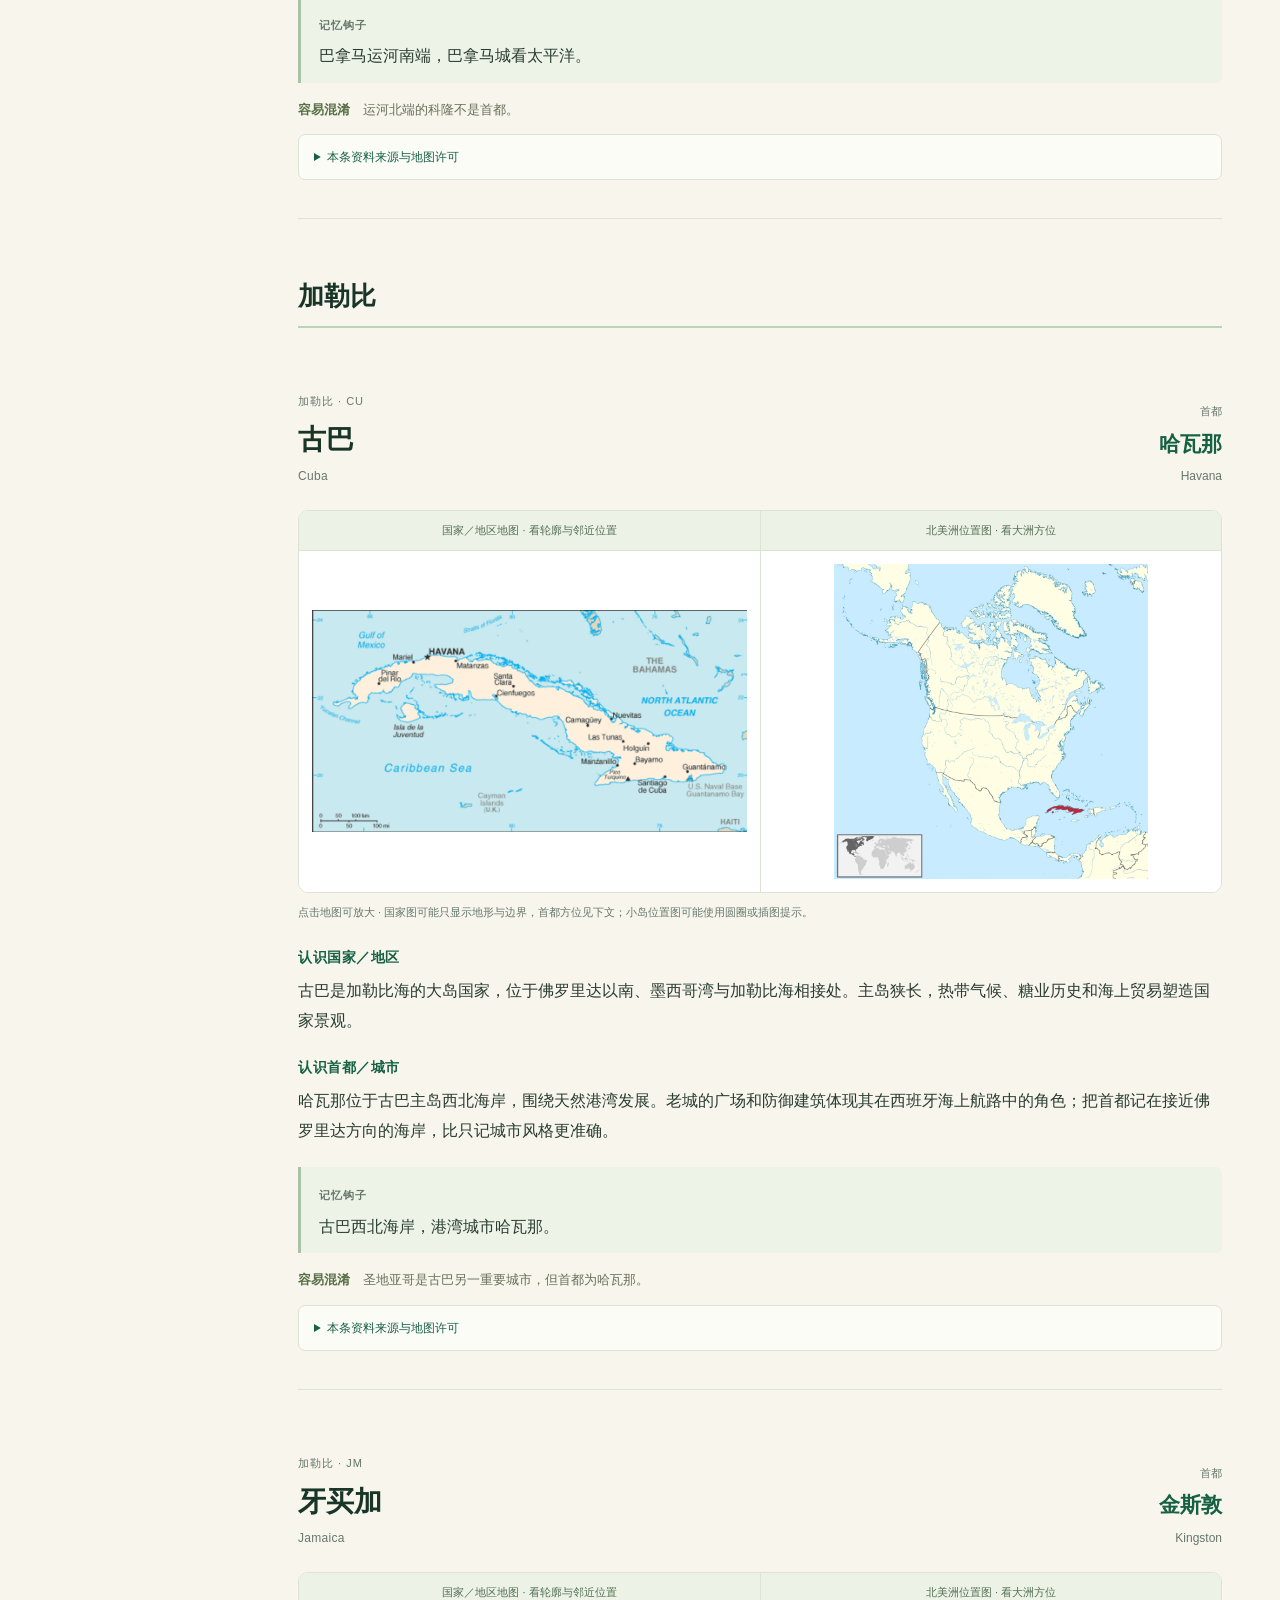
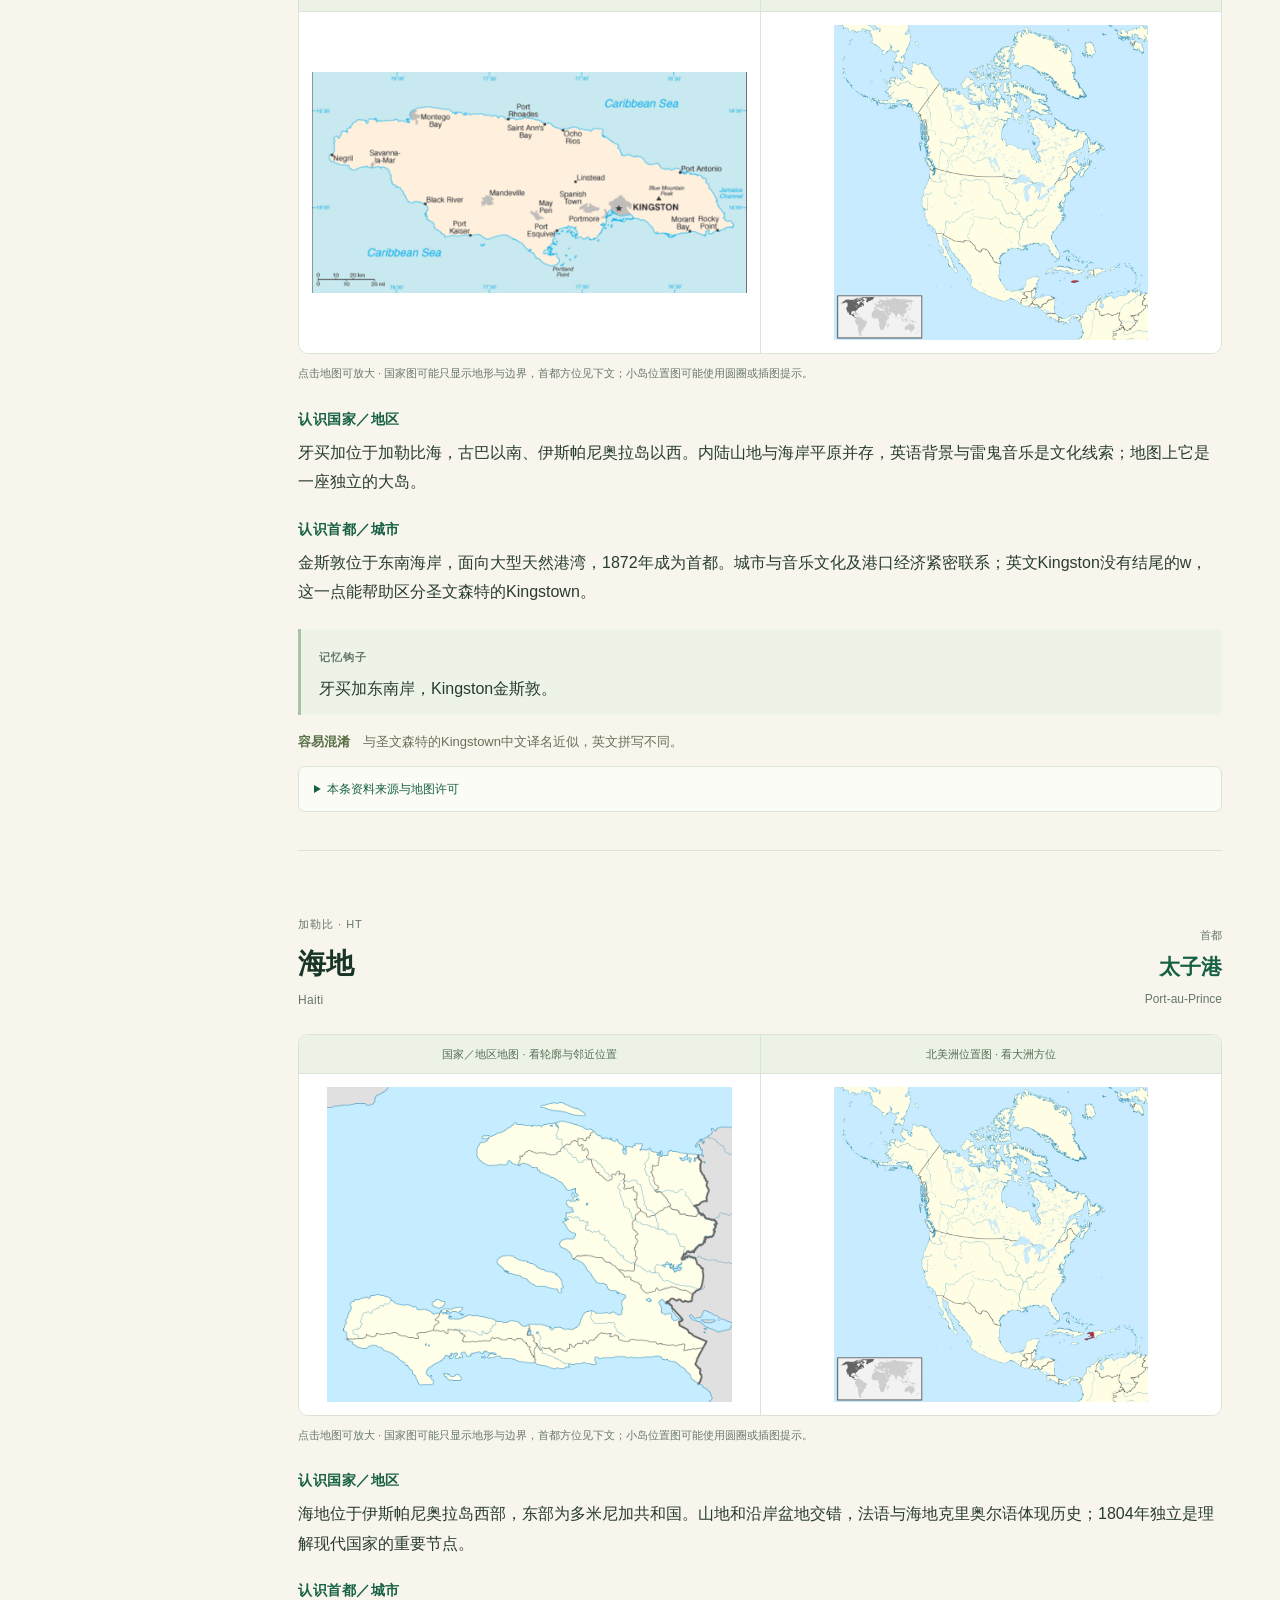
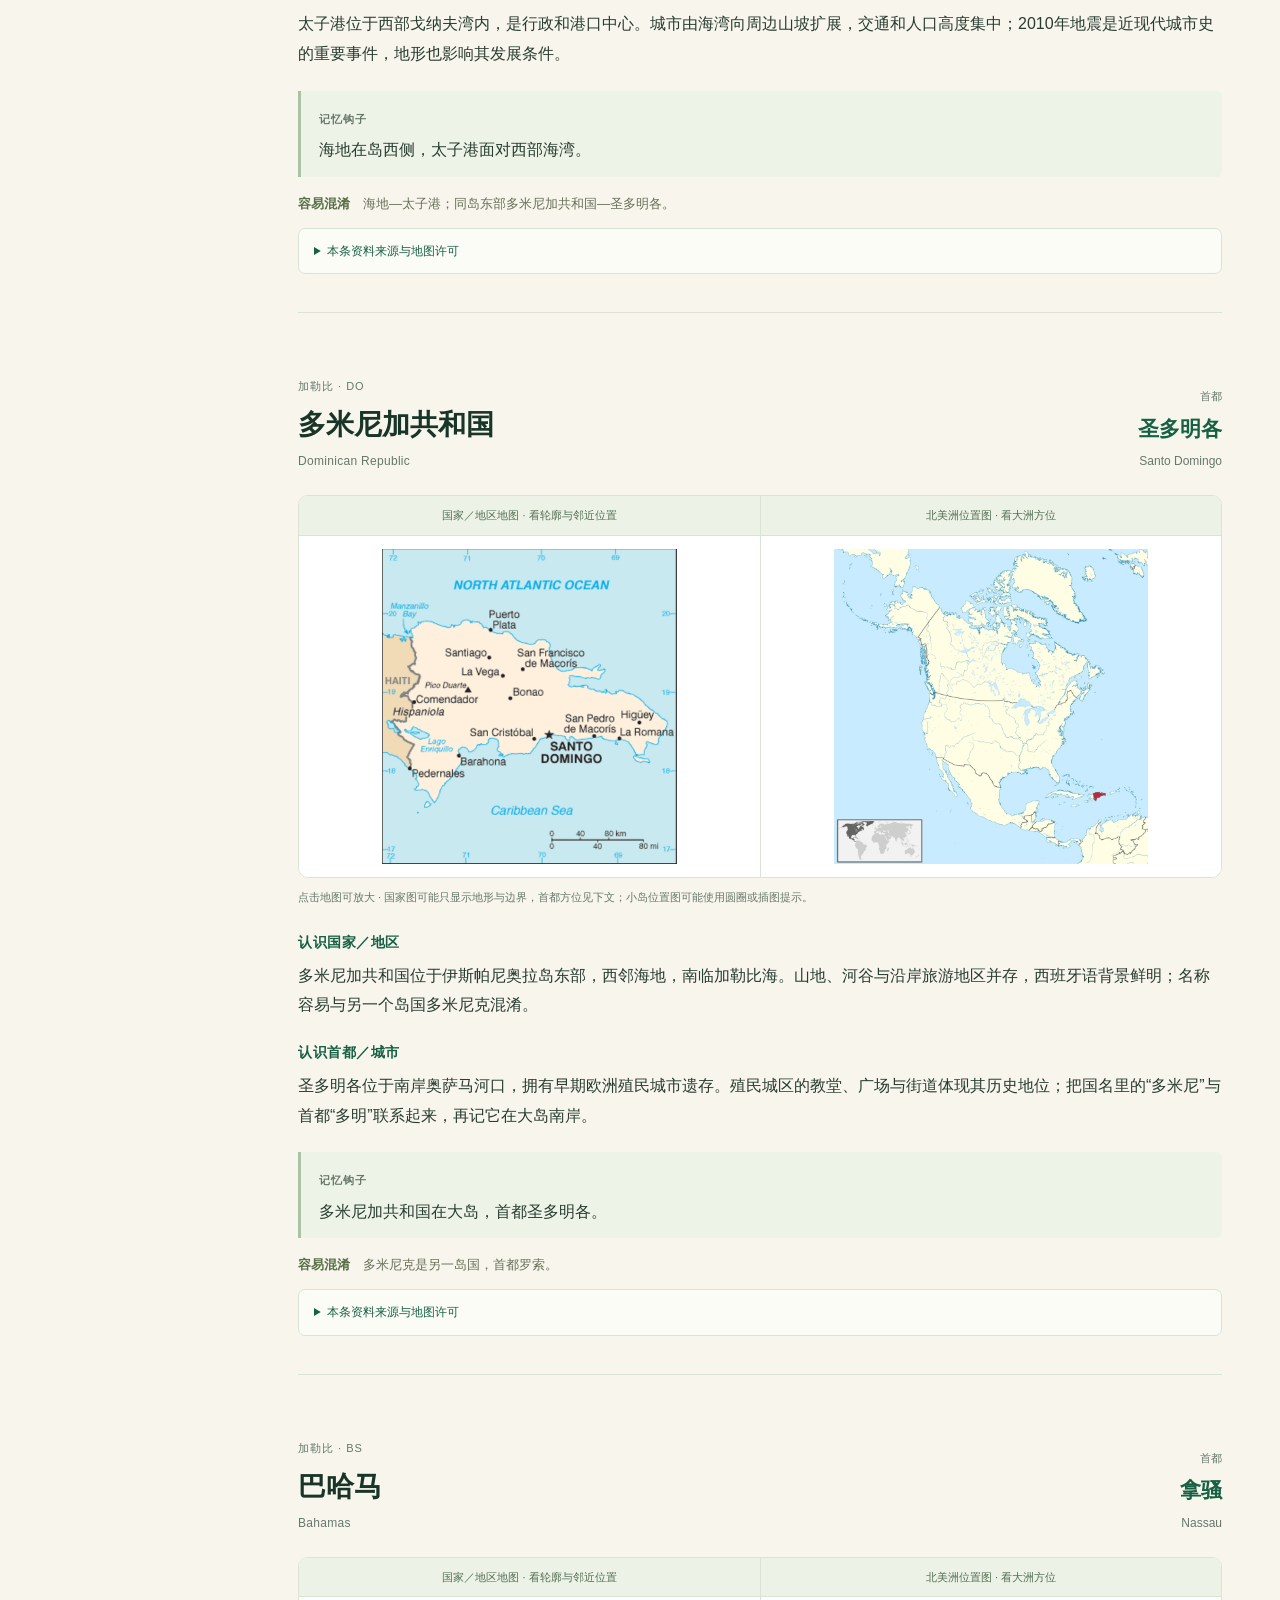
<file: north-america.html>
<!doctype html><html lang="zh-CN"><head><meta charset="utf-8"><meta name="viewport" content="width=device-width,initial-scale=1"><meta name="description" content="世界195个国家主条目与4个补充地区的地图、首都、详细介绍和记忆自测。"><meta name="theme-color" content="#166044"><title>北美洲 · 地球各国首都手册</title><link rel="stylesheet" href="assets/style.css?v=earth1"></head><body><aside><a class="brand" href="index.html">地球各国首都手册<small>国家地图 × 大洲位置 × 首都详解</small></a><nav aria-label="手册目录"><a href="asia.html">亚洲<span>48</span></a><a href="europe.html">欧洲<span>44</span></a><a href="africa.html">非洲<span>54</span></a><a href="north-america.html">北美洲<span>23</span></a><a href="south-america.html">南美洲<span>12</span></a><a href="oceania.html">大洋洲<span>14</span></a><a href="extensions.html">补充地区<span></span></a><a href="sources.html">来源与口径<span></span></a><h3>本册国家／地区</h3><div class="country-nav"><a href="#country-ca" data-search="加拿大 Canada 渥太华 Ottawa 多伦多、温哥华、蒙特利尔都不是首都。">加拿大<span>渥太华</span></a><a href="#country-us" data-search="美国 United States 华盛顿哥伦比亚特区 Washington, D.C. 纽约不是首都；华盛顿州与华盛顿特区不是同一地方。">美国<span>华盛顿哥伦比亚特区</span></a><a href="#country-mx" data-search="墨西哥 Mexico 墨西哥城 Mexico City 首都在高原盆地；不是海边旅游城市。">墨西哥<span>墨西哥城</span></a><a href="#country-bz" data-search="伯利兹 Belize 贝尔莫潘 Belmopan 伯利兹城是旧首都，不是现首都。">伯利兹<span>贝尔莫潘</span></a><a href="#country-gt" data-search="危地马拉 Guatemala 危地马拉城 Guatemala City 安提瓜危地马拉是旧首都；不是安提瓜和巴布达岛国。">危地马拉<span>危地马拉城</span></a><a href="#country-hn" data-search="洪都拉斯 Honduras 特古西加尔巴 Tegucigalpa 名称较长，别与危地马拉城或马那瓜串联。">洪都拉斯<span>特古西加尔巴</span></a><a href="#country-sv" data-search="萨尔瓦多 El Salvador 圣萨尔瓦多 San Salvador 国家与首都相似，但首都多一个“圣”。">萨尔瓦多<span>圣萨尔瓦多</span></a><a href="#country-ni" data-search="尼加拉瓜 Nicaragua 马那瓜 Managua 国家名和首都名都带“瓜”，但音节不相同。">尼加拉瓜<span>马那瓜</span></a><a href="#country-cr" data-search="哥斯达黎加 Costa Rica 圣何塞 San José 圣何塞是常见城市名，答题需连同国家记忆。">哥斯达黎加<span>圣何塞</span></a><a href="#country-pa" data-search="巴拿马 Panama 巴拿马城 Panama City 运河北端的科隆不是首都。">巴拿马<span>巴拿马城</span></a><a href="#country-cu" data-search="古巴 Cuba 哈瓦那 Havana 圣地亚哥是古巴另一重要城市，但首都为哈瓦那。">古巴<span>哈瓦那</span></a><a href="#country-jm" data-search="牙买加 Jamaica 金斯敦 Kingston 与圣文森特的Kingstown中文译名近似，英文拼写不同。">牙买加<span>金斯敦</span></a><a href="#country-ht" data-search="海地 Haiti 太子港 Port-au-Prince 海地—太子港；同岛东部多米尼加共和国—圣多明各。">海地<span>太子港</span></a><a href="#country-do" data-search="多米尼加共和国 Dominican Republic 圣多明各 Santo Domingo 多米尼克是另一岛国，首都罗索。">多米尼加共和国<span>圣多明各</span></a><a href="#country-bs" data-search="巴哈马 Bahamas 拿骚 Nassau 别把巴哈马与巴巴多斯混淆。">巴哈马<span>拿骚</span></a><a href="#country-ag" data-search="安提瓜和巴布达 Antigua and Barbuda 圣约翰 Saint John&#x27;s 不是加拿大纽芬兰的圣约翰斯。">安提瓜和巴布达<span>圣约翰</span></a><a href="#country-kn" data-search="圣基茨和尼维斯 Saint Kitts and Nevis 巴斯特尔 Basseterre 首都在圣基茨岛，不在尼维斯岛。">圣基茨和尼维斯<span>巴斯特尔</span></a><a href="#country-dm" data-search="多米尼克 Dominica 罗索 Roseau 多米尼克—罗索；多米尼加共和国—圣多明各。">多米尼克<span>罗索</span></a><a href="#country-lc" data-search="圣卢西亚 Saint Lucia 卡斯特里 Castries 著名双峰在南部，首都在西北海岸。">圣卢西亚<span>卡斯特里</span></a><a href="#country-vc" data-search="圣文森特和格林纳丁斯 Saint Vincent and the Grenadines 金斯敦 Kingstown 两国首都中文常同译金斯敦，要核对英文。">圣文森特和格林纳丁斯<span>金斯敦</span></a><a href="#country-bb" data-search="巴巴多斯 Barbados 布里奇敦 Bridgetown 巴巴多斯—布里奇敦；巴哈马—拿骚。">巴巴多斯<span>布里奇敦</span></a><a href="#country-gd" data-search="格林纳达 Grenada 圣乔治 Saint George&#x27;s 圣乔治是常见地名，必须连着格林纳达记。">格林纳达<span>圣乔治</span></a><a href="#country-tt" data-search="特立尼达和多巴哥 Trinidad and Tobago 西班牙港 Port of Spain 名字叫西班牙港，不代表它位于西班牙。">特立尼达和多巴哥<span>西班牙港</span></a></div></nav><a class="aside-bottom" href="index.html#practice">抽卡自测 →</a></aside><main><header class="cover"><div class="eyebrow">WORLD / NORTH-AMERICA · 2026 EDITION</div><h1>北美洲国家与首都</h1><p>包含中美洲和加勒比岛国，先辨认岛屿与地峡。</p><div class="stats"><div><b>23</b><small>学习条目</small></div><div><b>46</b><small>成对地图</small></div><div><b>2</b><small>国家与城市介绍</small></div></div></header><div class="reading-tools"><label for="search">在本册查找</label><input id="search" type="search" placeholder="输入国家、首都或英文名…"><select id="jump" aria-label="跳转到本册条目"><option value="">选择条目，直接跳转</option><option value="country-ca" data-search="加拿大 Canada 渥太华 Ottawa 多伦多、温哥华、蒙特利尔都不是首都。">加拿大 — 渥太华</option><option value="country-us" data-search="美国 United States 华盛顿哥伦比亚特区 Washington, D.C. 纽约不是首都；华盛顿州与华盛顿特区不是同一地方。">美国 — 华盛顿哥伦比亚特区</option><option value="country-mx" data-search="墨西哥 Mexico 墨西哥城 Mexico City 首都在高原盆地；不是海边旅游城市。">墨西哥 — 墨西哥城</option><option value="country-bz" data-search="伯利兹 Belize 贝尔莫潘 Belmopan 伯利兹城是旧首都，不是现首都。">伯利兹 — 贝尔莫潘</option><option value="country-gt" data-search="危地马拉 Guatemala 危地马拉城 Guatemala City 安提瓜危地马拉是旧首都；不是安提瓜和巴布达岛国。">危地马拉 — 危地马拉城</option><option value="country-hn" data-search="洪都拉斯 Honduras 特古西加尔巴 Tegucigalpa 名称较长，别与危地马拉城或马那瓜串联。">洪都拉斯 — 特古西加尔巴</option><option value="country-sv" data-search="萨尔瓦多 El Salvador 圣萨尔瓦多 San Salvador 国家与首都相似，但首都多一个“圣”。">萨尔瓦多 — 圣萨尔瓦多</option><option value="country-ni" data-search="尼加拉瓜 Nicaragua 马那瓜 Managua 国家名和首都名都带“瓜”，但音节不相同。">尼加拉瓜 — 马那瓜</option><option value="country-cr" data-search="哥斯达黎加 Costa Rica 圣何塞 San José 圣何塞是常见城市名，答题需连同国家记忆。">哥斯达黎加 — 圣何塞</option><option value="country-pa" data-search="巴拿马 Panama 巴拿马城 Panama City 运河北端的科隆不是首都。">巴拿马 — 巴拿马城</option><option value="country-cu" data-search="古巴 Cuba 哈瓦那 Havana 圣地亚哥是古巴另一重要城市，但首都为哈瓦那。">古巴 — 哈瓦那</option><option value="country-jm" data-search="牙买加 Jamaica 金斯敦 Kingston 与圣文森特的Kingstown中文译名近似，英文拼写不同。">牙买加 — 金斯敦</option><option value="country-ht" data-search="海地 Haiti 太子港 Port-au-Prince 海地—太子港；同岛东部多米尼加共和国—圣多明各。">海地 — 太子港</option><option value="country-do" data-search="多米尼加共和国 Dominican Republic 圣多明各 Santo Domingo 多米尼克是另一岛国，首都罗索。">多米尼加共和国 — 圣多明各</option><option value="country-bs" data-search="巴哈马 Bahamas 拿骚 Nassau 别把巴哈马与巴巴多斯混淆。">巴哈马 — 拿骚</option><option value="country-ag" data-search="安提瓜和巴布达 Antigua and Barbuda 圣约翰 Saint John&#x27;s 不是加拿大纽芬兰的圣约翰斯。">安提瓜和巴布达 — 圣约翰</option><option value="country-kn" data-search="圣基茨和尼维斯 Saint Kitts and Nevis 巴斯特尔 Basseterre 首都在圣基茨岛，不在尼维斯岛。">圣基茨和尼维斯 — 巴斯特尔</option><option value="country-dm" data-search="多米尼克 Dominica 罗索 Roseau 多米尼克—罗索；多米尼加共和国—圣多明各。">多米尼克 — 罗索</option><option value="country-lc" data-search="圣卢西亚 Saint Lucia 卡斯特里 Castries 著名双峰在南部，首都在西北海岸。">圣卢西亚 — 卡斯特里</option><option value="country-vc" data-search="圣文森特和格林纳丁斯 Saint Vincent and the Grenadines 金斯敦 Kingstown 两国首都中文常同译金斯敦，要核对英文。">圣文森特和格林纳丁斯 — 金斯敦</option><option value="country-bb" data-search="巴巴多斯 Barbados 布里奇敦 Bridgetown 巴巴多斯—布里奇敦；巴哈马—拿骚。">巴巴多斯 — 布里奇敦</option><option value="country-gd" data-search="格林纳达 Grenada 圣乔治 Saint George&#x27;s 圣乔治是常见地名，必须连着格林纳达记。">格林纳达 — 圣乔治</option><option value="country-tt" data-search="特立尼达和多巴哥 Trinidad and Tobago 西班牙港 Port of Spain 名字叫西班牙港，不代表它位于西班牙。">特立尼达和多巴哥 — 西班牙港</option></select><p id="local-status" aria-live="polite"></p></div><p class="reading-note">读图顺序：先看大洲位置，再看国家轮廓，最后读首都介绍。分组采用联合国M49；美洲按学习习惯拆为北美洲与南美洲。<a href="sources.html">查看口径与特殊首都说明 →</a></p><section class="region"><h2 class="chapter">北美大陆</h2><article class="country-card" id="country-ca" data-search="加拿大 Canada 渥太华 Ottawa 多伦多、温哥华、蒙特利尔都不是首都。"><div class="card-heading"><div><div class="kicker">北美大陆 · CA</div><h2>加拿大<small>Canada</small></h2></div><div class="capital"><span>首都</span><b>渥太华</b><small>Ottawa</small></div></div><div class="map-pair"><figure><figcaption>国家／地区地图 · 看轮廓与邻近位置</figcaption><button class="map-button" type="button" aria-label="放大：加拿大的国家／地区地图"><img src="maps/ca-detail.webp" alt="加拿大的国家／地区地图" width="500" height="256" loading="lazy" decoding="async"></button></figure><figure><figcaption>北美洲位置图 · 看大洲方位</figcaption><button class="map-button" type="button" aria-label="放大：加拿大在北美洲及邻接区域的位置"><img src="maps/ca-locator.webp" alt="加拿大在北美洲及邻接区域的位置" width="960" height="964" loading="lazy" decoding="async"></button></figure></div><p class="map-hint">点击地图可放大 · 国家图可能只显示地形与边界，首都方位见下文；小岛位置图可能使用圆圈或插图提示。</p><section class="intro"><h3>认识国家／地区</h3><p>加拿大位于北美洲北部，面向大西洋、太平洋和北冰洋。国土广阔，南部人口较集中，落基山脉、草原与五大湖地区景观不同；英语和法语文化背景影响城市分布。</p><h3>认识首都／城市</h3><p>渥太华位于安大略省、渥太华河南岸，与魁北克省的加蒂诺隔河相望。1857年被选为首府，位置兼顾不同地区的联系；多伦多是大都市，蒙特利尔是重要法语城市，均不是国家首都。</p></section><blockquote><b>记忆钩子</b><p>加拿大首都在英法地区相接处，渥太华。</p></blockquote><p class="trap"><b>容易混淆</b>　多伦多、温哥华、蒙特利尔都不是首都。</p><details class="refs"><summary>本条资料来源与地图许可</summary><ul><li><a href="https://data.un.org/legacy/en/iso/ca.html" target="_blank" rel="noopener">UNData 国家概况（统计快照）</a></li><li><a href="https://en.wikipedia.org/wiki/Canada" target="_blank" rel="noopener">国家／地区背景</a></li><li><a href="https://en.wikipedia.org/wiki/Ottawa" target="_blank" rel="noopener">首都／城市背景</a></li></ul><p>国家地图：<a href="https://commons.wikimedia.org/wiki/File:Canada-CIA_WFB_Map.png" target="_blank" rel="noopener">File:Canada-CIA WFB Map.png</a><br>作者：CIA · Public domain<br>原图预览仅转换为WebP格式；未重绘边界或地理内容。CC BY-SA转换副本沿用原许可。</p><p>大洲位置图：<a href="https://commons.wikimedia.org/wiki/File:Canada_in_North_America.svg" target="_blank" rel="noopener">File:Canada in North America.svg</a><br>作者：TUBS · <a href="https://creativecommons.org/licenses/by-sa/3.0" target="_blank" rel="noopener">CC BY-SA 3.0</a><br>原图预览仅转换为WebP格式；未重绘边界或地理内容。CC BY-SA转换副本沿用原许可。</p></details></article><article class="country-card" id="country-us" data-search="美国 United States 华盛顿哥伦比亚特区 Washington, D.C. 纽约不是首都；华盛顿州与华盛顿特区不是同一地方。"><div class="card-heading"><div><div class="kicker">北美大陆 · US</div><h2>美国<small>United States</small></h2></div><div class="capital"><span>首都</span><b>华盛顿哥伦比亚特区</b><small>Washington, D.C.</small></div></div><div class="map-pair"><figure><figcaption>国家／地区地图 · 看轮廓与邻近位置</figcaption><button class="map-button" type="button" aria-label="放大：美国的国家／地区地图"><img src="maps/us-detail.webp" alt="美国的国家／地区地图" width="500" height="255" loading="lazy" decoding="async"></button></figure><figure><figcaption>北美洲位置图 · 看大洲方位</figcaption><button class="map-button" type="button" aria-label="放大：美国在北美洲及邻接区域的位置"><img src="maps/us-locator.webp" alt="美国在北美洲及邻接区域的位置" width="960" height="964" loading="lazy" decoding="async"></button></figure></div><p class="map-hint">点击地图可放大 · 国家图可能只显示地形与边界，首都方位见下文；小岛位置图可能使用圆圈或插图提示。</p><section class="intro"><h3>认识国家／地区</h3><p>美国主体位于北美洲中部，还包括阿拉斯加与夏威夷。大陆地形从东部山地、中央平原到西部高山差异显著；联邦制度使国家首都与各州首府需分别辨认。</p><h3>认识首都／城市</h3><p>华盛顿哥伦比亚特区位于波托马克河畔，是独立于各州的联邦首都区。国会、白宫和最高法院分别体现立法、行政与司法；名称纪念乔治·华盛顿，不能与西北部华盛顿州混淆。</p></section><blockquote><b>记忆钩子</b><p>美国政府三大机构，集中华盛顿特区。</p></blockquote><p class="trap"><b>容易混淆</b>　纽约不是首都；华盛顿州与华盛顿特区不是同一地方。</p><details class="refs"><summary>本条资料来源与地图许可</summary><ul><li><a href="https://data.un.org/legacy/en/iso/us.html" target="_blank" rel="noopener">UNData 国家概况（统计快照）</a></li><li><a href="https://en.wikipedia.org/wiki/United_States" target="_blank" rel="noopener">国家／地区背景</a></li><li><a href="https://en.wikipedia.org/wiki/Washington%2C_D.C." target="_blank" rel="noopener">首都／城市背景</a></li></ul><p>国家地图：<a href="https://commons.wikimedia.org/wiki/File:United_States-CIA_WFB_Map.png" target="_blank" rel="noopener">File:United States-CIA WFB Map.png</a><br>作者：见原图来源页 · Public domain<br>原图预览仅转换为WebP格式；未重绘边界或地理内容。CC BY-SA转换副本沿用原许可。</p><p>大洲位置图：<a href="https://commons.wikimedia.org/wiki/File:United_States_in_North_America.svg" target="_blank" rel="noopener">File:United States in North America.svg</a><br>作者：TUBS · <a href="https://creativecommons.org/licenses/by-sa/3.0" target="_blank" rel="noopener">CC BY-SA 3.0</a><br>原图预览仅转换为WebP格式；未重绘边界或地理内容。CC BY-SA转换副本沿用原许可。</p></details></article></section><section class="region"><h2 class="chapter">中美洲</h2><article class="country-card" id="country-mx" data-search="墨西哥 Mexico 墨西哥城 Mexico City 首都在高原盆地；不是海边旅游城市。"><div class="card-heading"><div><div class="kicker">中美洲 · MX</div><h2>墨西哥<small>Mexico</small></h2></div><div class="capital"><span>首都</span><b>墨西哥城</b><small>Mexico City</small></div></div><div class="map-pair"><figure><figcaption>国家／地区地图 · 看轮廓与邻近位置</figcaption><button class="map-button" type="button" aria-label="放大：墨西哥的国家／地区地图"><img src="maps/mx-detail.webp" alt="墨西哥的国家／地区地图" width="500" height="256" loading="lazy" decoding="async"></button></figure><figure><figcaption>北美洲位置图 · 看大洲方位</figcaption><button class="map-button" type="button" aria-label="放大：墨西哥在北美洲及邻接区域的位置"><img src="maps/mx-locator.webp" alt="墨西哥在北美洲及邻接区域的位置" width="960" height="964" loading="lazy" decoding="async"></button></figure></div><p class="map-hint">点击地图可放大 · 国家图可能只显示地形与边界，首都方位见下文；小岛位置图可能使用圆圈或插图提示。</p><section class="intro"><h3>认识国家／地区</h3><p>墨西哥位于北美洲南部，东面向墨西哥湾和加勒比海，西临太平洋。高原、山脉和南部热带地区并存；玛雅与阿兹特克文明及西班牙殖民历史构成重要文化背景。</p><h3>认识首都／城市</h3><p>墨西哥城位于中部高原盆地，建在阿兹特克都城特诺奇蒂特兰的历史基础上。城市海拔较高，是国家政治与文化中心；国家名加“城”就得到首都名，位置却是内陆而非沿海。</p></section><blockquote><b>记忆钩子</b><p>墨西哥加一个“城”，高原上是墨西哥城。</p></blockquote><p class="trap"><b>容易混淆</b>　首都在高原盆地；不是海边旅游城市。</p><details class="refs"><summary>本条资料来源与地图许可</summary><ul><li><a href="https://data.un.org/legacy/en/iso/mx.html" target="_blank" rel="noopener">UNData 国家概况（统计快照）</a></li><li><a href="https://en.wikipedia.org/wiki/Mexico" target="_blank" rel="noopener">国家／地区背景</a></li><li><a href="https://en.wikipedia.org/wiki/Mexico_City" target="_blank" rel="noopener">首都／城市背景</a></li></ul><p>国家地图：<a href="https://commons.wikimedia.org/wiki/File:Mexico-CIA_WFB_Map.png" target="_blank" rel="noopener">File:Mexico-CIA WFB Map.png</a><br>作者：见原图来源页 · Public domain<br>原图预览仅转换为WebP格式；未重绘边界或地理内容。CC BY-SA转换副本沿用原许可。</p><p>大洲位置图：<a href="https://commons.wikimedia.org/wiki/File:Mexico_in_North_America.svg" target="_blank" rel="noopener">File:Mexico in North America.svg</a><br>作者：TUBS · <a href="https://creativecommons.org/licenses/by-sa/3.0" target="_blank" rel="noopener">CC BY-SA 3.0</a><br>原图预览仅转换为WebP格式；未重绘边界或地理内容。CC BY-SA转换副本沿用原许可。</p></details></article><article class="country-card" id="country-bz" data-search="伯利兹 Belize 贝尔莫潘 Belmopan 伯利兹城是旧首都，不是现首都。"><div class="card-heading"><div><div class="kicker">中美洲 · BZ</div><h2>伯利兹<small>Belize</small></h2></div><div class="capital"><span>首都</span><b>贝尔莫潘</b><small>Belmopan</small></div></div><div class="map-pair"><figure><figcaption>国家／地区地图 · 看轮廓与邻近位置</figcaption><button class="map-button" type="button" aria-label="放大：伯利兹的国家／地区地图"><img src="maps/bz-detail.webp" alt="伯利兹的国家／地区地图" width="500" height="535" loading="lazy" decoding="async"></button></figure><figure><figcaption>北美洲位置图 · 看大洲方位</figcaption><button class="map-button" type="button" aria-label="放大：伯利兹在北美洲及邻接区域的位置"><img src="maps/bz-locator.webp" alt="伯利兹在北美洲及邻接区域的位置" width="960" height="964" loading="lazy" decoding="async"></button></figure></div><p class="map-hint">点击地图可放大 · 国家图可能只显示地形与边界，首都方位见下文；小岛位置图可能使用圆圈或插图提示。</p><section class="intro"><h3>认识国家／地区</h3><p>伯利兹位于中美洲加勒比海岸，西邻危地马拉、北邻墨西哥。它以英语为官方语言，沿海珊瑚礁和内陆玛雅遗址都很鲜明；在中美洲语言分布中较特别。</p><h3>认识首都／城市</h3><p>贝尔莫潘位于内陆，1970年成为首都，迁建与旧首都伯利兹城遭受飓风有关。新城承担政府功能，伯利兹城仍是重要港口与商业中心；“避开海岸风险，迁向内陆”是记忆主线。</p></section><blockquote><b>记忆钩子</b><p>伯利兹从海边迁内陆，贝尔莫潘。</p></blockquote><p class="trap"><b>容易混淆</b>　伯利兹城是旧首都，不是现首都。</p><details class="refs"><summary>本条资料来源与地图许可</summary><ul><li><a href="https://data.un.org/legacy/en/iso/bz.html" target="_blank" rel="noopener">UNData 国家概况（统计快照）</a></li><li><a href="https://en.wikipedia.org/wiki/Belize" target="_blank" rel="noopener">国家／地区背景</a></li><li><a href="https://en.wikipedia.org/wiki/Belmopan" target="_blank" rel="noopener">首都／城市背景</a></li></ul><p>国家地图：<a href="https://commons.wikimedia.org/wiki/File:Belize-CIA_WFB_Map.png" target="_blank" rel="noopener">File:Belize-CIA WFB Map.png</a><br>作者：United States Central Intelligence Agency · Public domain<br>原图预览仅转换为WebP格式；未重绘边界或地理内容。CC BY-SA转换副本沿用原许可。</p><p>大洲位置图：<a href="https://commons.wikimedia.org/wiki/File:Belize_in_North_America.svg" target="_blank" rel="noopener">File:Belize in North America.svg</a><br>作者：TUBS · <a href="https://creativecommons.org/licenses/by-sa/3.0" target="_blank" rel="noopener">CC BY-SA 3.0</a><br>原图预览仅转换为WebP格式；未重绘边界或地理内容。CC BY-SA转换副本沿用原许可。</p></details></article><article class="country-card" id="country-gt" data-search="危地马拉 Guatemala 危地马拉城 Guatemala City 安提瓜危地马拉是旧首都；不是安提瓜和巴布达岛国。"><div class="card-heading"><div><div class="kicker">中美洲 · GT</div><h2>危地马拉<small>Guatemala</small></h2></div><div class="capital"><span>首都</span><b>危地马拉城</b><small>Guatemala City</small></div></div><div class="map-pair"><figure><figcaption>国家／地区地图 · 看轮廓与邻近位置</figcaption><button class="map-button" type="button" aria-label="放大：危地马拉的国家／地区地图"><img src="maps/gt-detail.webp" alt="危地马拉的国家／地区地图" width="500" height="538" loading="lazy" decoding="async"></button></figure><figure><figcaption>北美洲位置图 · 看大洲方位</figcaption><button class="map-button" type="button" aria-label="放大：危地马拉在北美洲及邻接区域的位置"><img src="maps/gt-locator.webp" alt="危地马拉在北美洲及邻接区域的位置" width="960" height="964" loading="lazy" decoding="async"></button></figure></div><p class="map-hint">点击地图可放大 · 国家图可能只显示地形与边界，首都方位见下文；小岛位置图可能使用圆圈或插图提示。</p><section class="intro"><h3>认识国家／地区</h3><p>危地马拉位于中美洲北部，拥有太平洋海岸及较短的加勒比海出口。火山高地与北部低地不同，玛雅文化遗产丰富；蒂卡尔遗址是历史线索，但不是现代首都。</p><h3>认识首都／城市</h3><p>危地马拉城位于南部高原，1776年在旧首都遭地震破坏后建立。现首都与历史名城安提瓜危地马拉应区分；首都名称直接加“城”，再联想地震后的新行政中心就能记牢。</p></section><blockquote><b>记忆钩子</b><p>危地马拉—危地马拉城，地震后重建首都。</p></blockquote><p class="trap"><b>容易混淆</b>　安提瓜危地马拉是旧首都；不是安提瓜和巴布达岛国。</p><details class="refs"><summary>本条资料来源与地图许可</summary><ul><li><a href="https://data.un.org/legacy/en/iso/gt.html" target="_blank" rel="noopener">UNData 国家概况（统计快照）</a></li><li><a href="https://en.wikipedia.org/wiki/Guatemala" target="_blank" rel="noopener">国家／地区背景</a></li><li><a href="https://en.wikipedia.org/wiki/Guatemala_City" target="_blank" rel="noopener">首都／城市背景</a></li></ul><p>国家地图：<a href="https://commons.wikimedia.org/wiki/File:Guatemala-CIA_WFB_Map.png" target="_blank" rel="noopener">File:Guatemala-CIA WFB Map.png</a><br>作者：CIA · Public domain<br>原图预览仅转换为WebP格式；未重绘边界或地理内容。CC BY-SA转换副本沿用原许可。</p><p>大洲位置图：<a href="https://commons.wikimedia.org/wiki/File:Guatemala_in_North_America.svg" target="_blank" rel="noopener">File:Guatemala in North America.svg</a><br>作者：TUBS · <a href="https://creativecommons.org/licenses/by-sa/3.0" target="_blank" rel="noopener">CC BY-SA 3.0</a><br>原图预览仅转换为WebP格式；未重绘边界或地理内容。CC BY-SA转换副本沿用原许可。</p></details></article><article class="country-card" id="country-hn" data-search="洪都拉斯 Honduras 特古西加尔巴 Tegucigalpa 名称较长，别与危地马拉城或马那瓜串联。"><div class="card-heading"><div><div class="kicker">中美洲 · HN</div><h2>洪都拉斯<small>Honduras</small></h2></div><div class="capital"><span>首都</span><b>特古西加尔巴</b><small>Tegucigalpa</small></div></div><div class="map-pair"><figure><figcaption>国家／地区地图 · 看轮廓与邻近位置</figcaption><button class="map-button" type="button" aria-label="放大：洪都拉斯的国家／地区地图"><img src="maps/hn-detail.webp" alt="洪都拉斯的国家／地区地图" width="500" height="536" loading="lazy" decoding="async"></button></figure><figure><figcaption>北美洲位置图 · 看大洲方位</figcaption><button class="map-button" type="button" aria-label="放大：洪都拉斯在北美洲及邻接区域的位置"><img src="maps/hn-locator.webp" alt="洪都拉斯在北美洲及邻接区域的位置" width="960" height="964" loading="lazy" decoding="async"></button></figure></div><p class="map-hint">点击地图可放大 · 国家图可能只显示地形与边界，首都方位见下文；小岛位置图可能使用圆圈或插图提示。</p><section class="intro"><h3>认识国家／地区</h3><p>洪都拉斯位于中美洲，北临加勒比海，南部通过丰塞卡湾通向太平洋。内陆多山，海岸低地与高地差异明显；首都位于南部内陆，而非北部港口带。</p><h3>认识首都／城市</h3><p>特古西加尔巴建在丘陵河谷，历史与矿业聚落有关，与科马亚圭拉共同组成中央区。长名称适合分段记忆，再配上“山谷里的行政中心”形象，避免被加勒比海岸位置带偏。</p></section><blockquote><b>记忆钩子</b><p>洪都拉斯山谷里，特古—西加尔巴。</p></blockquote><p class="trap"><b>容易混淆</b>　名称较长，别与危地马拉城或马那瓜串联。</p><details class="refs"><summary>本条资料来源与地图许可</summary><ul><li><a href="https://data.un.org/legacy/en/iso/hn.html" target="_blank" rel="noopener">UNData 国家概况（统计快照）</a></li><li><a href="https://en.wikipedia.org/wiki/Honduras" target="_blank" rel="noopener">国家／地区背景</a></li><li><a href="https://en.wikipedia.org/wiki/Tegucigalpa" target="_blank" rel="noopener">首都／城市背景</a></li></ul><p>国家地图：<a href="https://commons.wikimedia.org/wiki/File:Honduras-CIA_WFB_Map.png" target="_blank" rel="noopener">File:Honduras-CIA WFB Map.png</a><br>作者：CIA · Public domain<br>原图预览仅转换为WebP格式；未重绘边界或地理内容。CC BY-SA转换副本沿用原许可。</p><p>大洲位置图：<a href="https://commons.wikimedia.org/wiki/File:Honduras_in_North_America.svg" target="_blank" rel="noopener">File:Honduras in North America.svg</a><br>作者：Alex Great · <a href="https://creativecommons.org/licenses/by-sa/3.0" target="_blank" rel="noopener">CC BY-SA 3.0</a><br>原图预览仅转换为WebP格式；未重绘边界或地理内容。CC BY-SA转换副本沿用原许可。</p></details></article><article class="country-card" id="country-sv" data-search="萨尔瓦多 El Salvador 圣萨尔瓦多 San Salvador 国家与首都相似，但首都多一个“圣”。"><div class="card-heading"><div><div class="kicker">中美洲 · SV</div><h2>萨尔瓦多<small>El Salvador</small></h2></div><div class="capital"><span>首都</span><b>圣萨尔瓦多</b><small>San Salvador</small></div></div><div class="map-pair"><figure><figcaption>国家／地区地图 · 看轮廓与邻近位置</figcaption><button class="map-button" type="button" aria-label="放大：萨尔瓦多的国家／地区地图"><img src="maps/sv-detail.webp" alt="萨尔瓦多的国家／地区地图" width="500" height="537" loading="lazy" decoding="async"></button></figure><figure><figcaption>北美洲位置图 · 看大洲方位</figcaption><button class="map-button" type="button" aria-label="放大：萨尔瓦多在北美洲及邻接区域的位置"><img src="maps/sv-locator.webp" alt="萨尔瓦多在北美洲及邻接区域的位置" width="960" height="964" loading="lazy" decoding="async"></button></figure></div><p class="map-hint">点击地图可放大 · 国家图可能只显示地形与边界，首都方位见下文；小岛位置图可能使用圆圈或插图提示。</p><section class="intro"><h3>认识国家／地区</h3><p>萨尔瓦多位于中美洲太平洋一侧，是该地区面积较小、人口集中的国家。火山和山地影响城市与农业分布；它没有加勒比海岸，位置可通过太平洋海岸快速辨认。</p><h3>认识首都／城市</h3><p>圣萨尔瓦多位于内陆火山谷地，是行政、商业与文化中心。国家名意为“救世主”，首都在国名前加“圣”；城市周边火山与地震背景也解释了其建筑及灾害历史。</p></section><blockquote><b>记忆钩子</b><p>萨尔瓦多前加“圣”，首都圣萨尔瓦多。</p></blockquote><p class="trap"><b>容易混淆</b>　国家与首都相似，但首都多一个“圣”。</p><details class="refs"><summary>本条资料来源与地图许可</summary><ul><li><a href="https://data.un.org/legacy/en/iso/sv.html" target="_blank" rel="noopener">UNData 国家概况（统计快照）</a></li><li><a href="https://en.wikipedia.org/wiki/El_Salvador" target="_blank" rel="noopener">国家／地区背景</a></li><li><a href="https://en.wikipedia.org/wiki/San_Salvador" target="_blank" rel="noopener">首都／城市背景</a></li></ul><p>国家地图：<a href="https://commons.wikimedia.org/wiki/File:El_Salvador-CIA_WFB_Map.png" target="_blank" rel="noopener">File:El Salvador-CIA WFB Map.png</a><br>作者：见原图来源页 · Public domain<br>原图预览仅转换为WebP格式；未重绘边界或地理内容。CC BY-SA转换副本沿用原许可。</p><p>大洲位置图：<a href="https://commons.wikimedia.org/wiki/File:El_Salvador_in_North_America.svg" target="_blank" rel="noopener">File:El Salvador in North America.svg</a><br>作者：TUBS · <a href="https://creativecommons.org/licenses/by-sa/3.0" target="_blank" rel="noopener">CC BY-SA 3.0</a><br>原图预览仅转换为WebP格式；未重绘边界或地理内容。CC BY-SA转换副本沿用原许可。</p></details></article><article class="country-card" id="country-ni" data-search="尼加拉瓜 Nicaragua 马那瓜 Managua 国家名和首都名都带“瓜”，但音节不相同。"><div class="card-heading"><div><div class="kicker">中美洲 · NI</div><h2>尼加拉瓜<small>Nicaragua</small></h2></div><div class="capital"><span>首都</span><b>马那瓜</b><small>Managua</small></div></div><div class="map-pair"><figure><figcaption>国家／地区地图 · 看轮廓与邻近位置</figcaption><button class="map-button" type="button" aria-label="放大：尼加拉瓜的国家／地区地图"><img src="maps/ni-detail.webp" alt="尼加拉瓜的国家／地区地图" width="500" height="535" loading="lazy" decoding="async"></button></figure><figure><figcaption>北美洲位置图 · 看大洲方位</figcaption><button class="map-button" type="button" aria-label="放大：尼加拉瓜在北美洲及邻接区域的位置"><img src="maps/ni-locator.webp" alt="尼加拉瓜在北美洲及邻接区域的位置" width="960" height="964" loading="lazy" decoding="async"></button></figure></div><p class="map-hint">点击地图可放大 · 国家图可能只显示地形与边界，首都方位见下文；小岛位置图可能使用圆圈或插图提示。</p><section class="intro"><h3>认识国家／地区</h3><p>尼加拉瓜位于中美洲，夹在洪都拉斯与哥斯达黎加之间，两侧分别面向加勒比海和太平洋。西部火山带及马那瓜湖、尼加拉瓜湖是地图识别的关键。</p><h3>认识首都／城市</h3><p>马那瓜位于马那瓜湖南岸，1852年成为首都，处于旧政治中心莱昂与格拉纳达之间。湖岸位置与地震经历都影响城市发展；把“尼加拉瓜—马那瓜湖—马那瓜城”连在一起记。</p></section><blockquote><b>记忆钩子</b><p>尼加拉瓜在湖边，马那瓜就是首都。</p></blockquote><p class="trap"><b>容易混淆</b>　国家名和首都名都带“瓜”，但音节不相同。</p><details class="refs"><summary>本条资料来源与地图许可</summary><ul><li><a href="https://data.un.org/legacy/en/iso/ni.html" target="_blank" rel="noopener">UNData 国家概况（统计快照）</a></li><li><a href="https://en.wikipedia.org/wiki/Nicaragua" target="_blank" rel="noopener">国家／地区背景</a></li><li><a href="https://en.wikipedia.org/wiki/Managua" target="_blank" rel="noopener">首都／城市背景</a></li></ul><p>国家地图：<a href="https://commons.wikimedia.org/wiki/File:Nicaragua-CIA_WFB_Map.png" target="_blank" rel="noopener">File:Nicaragua-CIA WFB Map.png</a><br>作者：CIA · Public domain<br>原图预览仅转换为WebP格式；未重绘边界或地理内容。CC BY-SA转换副本沿用原许可。</p><p>大洲位置图：<a href="https://commons.wikimedia.org/wiki/File:Nicaragua_in_North_America.svg" target="_blank" rel="noopener">File:Nicaragua in North America.svg</a><br>作者：TUBS · <a href="https://creativecommons.org/licenses/by-sa/3.0" target="_blank" rel="noopener">CC BY-SA 3.0</a><br>原图预览仅转换为WebP格式；未重绘边界或地理内容。CC BY-SA转换副本沿用原许可。</p></details></article><article class="country-card" id="country-cr" data-search="哥斯达黎加 Costa Rica 圣何塞 San José 圣何塞是常见城市名，答题需连同国家记忆。"><div class="card-heading"><div><div class="kicker">中美洲 · CR</div><h2>哥斯达黎加<small>Costa Rica</small></h2></div><div class="capital"><span>首都</span><b>圣何塞</b><small>San José</small></div></div><div class="map-pair"><figure><figcaption>国家／地区地图 · 看轮廓与邻近位置</figcaption><button class="map-button" type="button" aria-label="放大：哥斯达黎加的国家／地区地图"><img src="maps/cr-detail.webp" alt="哥斯达黎加的国家／地区地图" width="500" height="538" loading="lazy" decoding="async"></button></figure><figure><figcaption>北美洲位置图 · 看大洲方位</figcaption><button class="map-button" type="button" aria-label="放大：哥斯达黎加在北美洲及邻接区域的位置"><img src="maps/cr-locator.webp" alt="哥斯达黎加在北美洲及邻接区域的位置" width="960" height="964" loading="lazy" decoding="async"></button></figure></div><p class="map-hint">点击地图可放大 · 国家图可能只显示地形与边界，首都方位见下文；小岛位置图可能使用圆圈或插图提示。</p><section class="intro"><h3>认识国家／地区</h3><p>哥斯达黎加位于中美洲，北邻尼加拉瓜，南接巴拿马，两侧临海。中央山地与两岸低地差异明显，森林和生物多样性受到关注；国名常译为“富饶海岸”。</p><h3>认识首都／城市</h3><p>圣何塞位于中央谷地，是政治和交通中心，周边多个城市构成相连的都市区域。首都并不在海岸，较高地势与内陆交通联系更能解释其位置；咖啡种植历史与城市发展有关。</p></section><blockquote><b>记忆钩子</b><p>哥斯达黎加有两岸，圣何塞在中央谷地。</p></blockquote><p class="trap"><b>容易混淆</b>　圣何塞是常见城市名，答题需连同国家记忆。</p><details class="refs"><summary>本条资料来源与地图许可</summary><ul><li><a href="https://data.un.org/legacy/en/iso/cr.html" target="_blank" rel="noopener">UNData 国家概况（统计快照）</a></li><li><a href="https://en.wikipedia.org/wiki/Costa_Rica" target="_blank" rel="noopener">国家／地区背景</a></li><li><a href="https://en.wikipedia.org/wiki/San_Jos%C3%A9" target="_blank" rel="noopener">首都／城市背景</a></li></ul><p>国家地图：<a href="https://commons.wikimedia.org/wiki/File:Costa_Rica-CIA_WFB_Map.png" target="_blank" rel="noopener">File:Costa Rica-CIA WFB Map.png</a><br>作者：United States Central Intelligence Agency · Public domain<br>原图预览仅转换为WebP格式；未重绘边界或地理内容。CC BY-SA转换副本沿用原许可。</p><p>大洲位置图：<a href="https://commons.wikimedia.org/wiki/File:Costa_Rica_in_North_America.svg" target="_blank" rel="noopener">File:Costa Rica in North America.svg</a><br>作者：TUBS · <a href="https://creativecommons.org/licenses/by-sa/3.0" target="_blank" rel="noopener">CC BY-SA 3.0</a><br>原图预览仅转换为WebP格式；未重绘边界或地理内容。CC BY-SA转换副本沿用原许可。</p></details></article><article class="country-card" id="country-pa" data-search="巴拿马 Panama 巴拿马城 Panama City 运河北端的科隆不是首都。"><div class="card-heading"><div><div class="kicker">中美洲 · PA</div><h2>巴拿马<small>Panama</small></h2></div><div class="capital"><span>首都</span><b>巴拿马城</b><small>Panama City</small></div></div><div class="map-pair"><figure><figcaption>国家／地区地图 · 看轮廓与邻近位置</figcaption><button class="map-button" type="button" aria-label="放大：巴拿马的国家／地区地图"><img src="maps/pa-detail.webp" alt="巴拿马的国家／地区地图" width="500" height="255" loading="lazy" decoding="async"></button></figure><figure><figcaption>北美洲位置图 · 看大洲方位</figcaption><button class="map-button" type="button" aria-label="放大：巴拿马在北美洲及邻接区域的位置"><img src="maps/pa-locator.webp" alt="巴拿马在北美洲及邻接区域的位置" width="960" height="964" loading="lazy" decoding="async"></button></figure></div><p class="map-hint">点击地图可放大 · 国家图可能只显示地形与边界，首都方位见下文；小岛位置图可能使用圆圈或插图提示。</p><section class="intro"><h3>认识国家／地区</h3><p>巴拿马位于连接中美洲与南美洲的地峡，北临加勒比海、南临太平洋。巴拿马运河穿越较狭窄地带，地理位置直接塑造国家的航运、贸易与城市功能。</p><h3>认识首都／城市</h3><p>巴拿马城位于运河南端附近的太平洋岸，是行政与商业中心。旧城区与现代高层建筑并存，城市历史与跨地峡通道相关；国名加“城”，再把位置放到运河南口即可。</p></section><blockquote><b>记忆钩子</b><p>巴拿马运河南端，巴拿马城看太平洋。</p></blockquote><p class="trap"><b>容易混淆</b>　运河北端的科隆不是首都。</p><details class="refs"><summary>本条资料来源与地图许可</summary><ul><li><a href="https://data.un.org/legacy/en/iso/pa.html" target="_blank" rel="noopener">UNData 国家概况（统计快照）</a></li><li><a href="https://en.wikipedia.org/wiki/Panama" target="_blank" rel="noopener">国家／地区背景</a></li><li><a href="https://en.wikipedia.org/wiki/Panama_City" target="_blank" rel="noopener">首都／城市背景</a></li></ul><p>国家地图：<a href="https://commons.wikimedia.org/wiki/File:Panama-CIA_WFB_Map.png" target="_blank" rel="noopener">File:Panama-CIA WFB Map.png</a><br>作者：CIA · Public domain<br>原图预览仅转换为WebP格式；未重绘边界或地理内容。CC BY-SA转换副本沿用原许可。</p><p>大洲位置图：<a href="https://commons.wikimedia.org/wiki/File:Panama_in_North_America.svg" target="_blank" rel="noopener">File:Panama in North America.svg</a><br>作者：TUBS · <a href="https://creativecommons.org/licenses/by-sa/3.0" target="_blank" rel="noopener">CC BY-SA 3.0</a><br>原图预览仅转换为WebP格式；未重绘边界或地理内容。CC BY-SA转换副本沿用原许可。</p></details></article></section><section class="region"><h2 class="chapter">加勒比</h2><article class="country-card" id="country-cu" data-search="古巴 Cuba 哈瓦那 Havana 圣地亚哥是古巴另一重要城市，但首都为哈瓦那。"><div class="card-heading"><div><div class="kicker">加勒比 · CU</div><h2>古巴<small>Cuba</small></h2></div><div class="capital"><span>首都</span><b>哈瓦那</b><small>Havana</small></div></div><div class="map-pair"><figure><figcaption>国家／地区地图 · 看轮廓与邻近位置</figcaption><button class="map-button" type="button" aria-label="放大：古巴的国家／地区地图"><img src="maps/cu-detail.webp" alt="古巴的国家／地区地图" width="500" height="255" loading="lazy" decoding="async"></button></figure><figure><figcaption>北美洲位置图 · 看大洲方位</figcaption><button class="map-button" type="button" aria-label="放大：古巴在北美洲及邻接区域的位置"><img src="maps/cu-locator.webp" alt="古巴在北美洲及邻接区域的位置" width="960" height="964" loading="lazy" decoding="async"></button></figure></div><p class="map-hint">点击地图可放大 · 国家图可能只显示地形与边界，首都方位见下文；小岛位置图可能使用圆圈或插图提示。</p><section class="intro"><h3>认识国家／地区</h3><p>古巴是加勒比海的大岛国家，位于佛罗里达以南、墨西哥湾与加勒比海相接处。主岛狭长，热带气候、糖业历史和海上贸易塑造国家景观。</p><h3>认识首都／城市</h3><p>哈瓦那位于古巴主岛西北海岸，围绕天然港湾发展。老城的广场和防御建筑体现其在西班牙海上航路中的角色；把首都记在接近佛罗里达方向的海岸，比只记城市风格更准确。</p></section><blockquote><b>记忆钩子</b><p>古巴西北海岸，港湾城市哈瓦那。</p></blockquote><p class="trap"><b>容易混淆</b>　圣地亚哥是古巴另一重要城市，但首都为哈瓦那。</p><details class="refs"><summary>本条资料来源与地图许可</summary><ul><li><a href="https://data.un.org/legacy/en/iso/cu.html" target="_blank" rel="noopener">UNData 国家概况（统计快照）</a></li><li><a href="https://en.wikipedia.org/wiki/Cuba" target="_blank" rel="noopener">国家／地区背景</a></li><li><a href="https://en.wikipedia.org/wiki/Havana" target="_blank" rel="noopener">首都／城市背景</a></li></ul><p>国家地图：<a href="https://commons.wikimedia.org/wiki/File:Cuba-CIA_WFB_Map.png" target="_blank" rel="noopener">File:Cuba-CIA WFB Map.png</a><br>作者：United States Central Intelligence Agency · Public domain<br>原图预览仅转换为WebP格式；未重绘边界或地理内容。CC BY-SA转换副本沿用原许可。</p><p>大洲位置图：<a href="https://commons.wikimedia.org/wiki/File:Cuba_in_North_America.svg" target="_blank" rel="noopener">File:Cuba in North America.svg</a><br>作者：TUBS · <a href="https://creativecommons.org/licenses/by-sa/3.0" target="_blank" rel="noopener">CC BY-SA 3.0</a><br>原图预览仅转换为WebP格式；未重绘边界或地理内容。CC BY-SA转换副本沿用原许可。</p></details></article><article class="country-card" id="country-jm" data-search="牙买加 Jamaica 金斯敦 Kingston 与圣文森特的Kingstown中文译名近似，英文拼写不同。"><div class="card-heading"><div><div class="kicker">加勒比 · JM</div><h2>牙买加<small>Jamaica</small></h2></div><div class="capital"><span>首都</span><b>金斯敦</b><small>Kingston</small></div></div><div class="map-pair"><figure><figcaption>国家／地区地图 · 看轮廓与邻近位置</figcaption><button class="map-button" type="button" aria-label="放大：牙买加的国家／地区地图"><img src="maps/jm-detail.webp" alt="牙买加的国家／地区地图" width="500" height="254" loading="lazy" decoding="async"></button></figure><figure><figcaption>北美洲位置图 · 看大洲方位</figcaption><button class="map-button" type="button" aria-label="放大：牙买加在北美洲及邻接区域的位置"><img src="maps/jm-locator.webp" alt="牙买加在北美洲及邻接区域的位置" width="960" height="964" loading="lazy" decoding="async"></button></figure></div><p class="map-hint">点击地图可放大 · 国家图可能只显示地形与边界，首都方位见下文；小岛位置图可能使用圆圈或插图提示。</p><section class="intro"><h3>认识国家／地区</h3><p>牙买加位于加勒比海，古巴以南、伊斯帕尼奥拉岛以西。内陆山地与海岸平原并存，英语背景与雷鬼音乐是文化线索；地图上它是一座独立的大岛。</p><h3>认识首都／城市</h3><p>金斯敦位于东南海岸，面向大型天然港湾，1872年成为首都。城市与音乐文化及港口经济紧密联系；英文Kingston没有结尾的w，这一点能帮助区分圣文森特的Kingstown。</p></section><blockquote><b>记忆钩子</b><p>牙买加东南岸，Kingston金斯敦。</p></blockquote><p class="trap"><b>容易混淆</b>　与圣文森特的Kingstown中文译名近似，英文拼写不同。</p><details class="refs"><summary>本条资料来源与地图许可</summary><ul><li><a href="https://data.un.org/legacy/en/iso/jm.html" target="_blank" rel="noopener">UNData 国家概况（统计快照）</a></li><li><a href="https://en.wikipedia.org/wiki/Jamaica" target="_blank" rel="noopener">国家／地区背景</a></li><li><a href="https://en.wikipedia.org/wiki/Kingston%2C_Jamaica" target="_blank" rel="noopener">首都／城市背景</a></li></ul><p>国家地图：<a href="https://commons.wikimedia.org/wiki/File:Jamaica-CIA_WFB_Map.png" target="_blank" rel="noopener">File:Jamaica-CIA WFB Map.png</a><br>作者：CIA · Public domain<br>原图预览仅转换为WebP格式；未重绘边界或地理内容。CC BY-SA转换副本沿用原许可。</p><p>大洲位置图：<a href="https://commons.wikimedia.org/wiki/File:Jamaica_in_North_America.svg" target="_blank" rel="noopener">File:Jamaica in North America.svg</a><br>作者：TUBS · <a href="https://creativecommons.org/licenses/by-sa/3.0" target="_blank" rel="noopener">CC BY-SA 3.0</a><br>原图预览仅转换为WebP格式；未重绘边界或地理内容。CC BY-SA转换副本沿用原许可。</p></details></article><article class="country-card" id="country-ht" data-search="海地 Haiti 太子港 Port-au-Prince 海地—太子港；同岛东部多米尼加共和国—圣多明各。"><div class="card-heading"><div><div class="kicker">加勒比 · HT</div><h2>海地<small>Haiti</small></h2></div><div class="capital"><span>首都</span><b>太子港</b><small>Port-au-Prince</small></div></div><div class="map-pair"><figure><figcaption>国家／地区地图 · 看轮廓与邻近位置</figcaption><button class="map-button" type="button" aria-label="放大：海地的国家／地区地图"><img src="maps/ht-detail.webp" alt="海地的国家／地区地图" width="960" height="748" loading="lazy" decoding="async"></button></figure><figure><figcaption>北美洲位置图 · 看大洲方位</figcaption><button class="map-button" type="button" aria-label="放大：海地在北美洲及邻接区域的位置"><img src="maps/ht-locator.webp" alt="海地在北美洲及邻接区域的位置" width="960" height="964" loading="lazy" decoding="async"></button></figure></div><p class="map-hint">点击地图可放大 · 国家图可能只显示地形与边界，首都方位见下文；小岛位置图可能使用圆圈或插图提示。</p><section class="intro"><h3>认识国家／地区</h3><p>海地位于伊斯帕尼奥拉岛西部，东部为多米尼加共和国。山地和沿岸盆地交错，法语与海地克里奥尔语体现历史；1804年独立是理解现代国家的重要节点。</p><h3>认识首都／城市</h3><p>太子港位于西部戈纳夫湾内，是行政和港口中心。城市由海湾向周边山坡扩展，交通和人口高度集中；2010年地震是近现代城市史的重要事件，地形也影响其发展条件。</p></section><blockquote><b>记忆钩子</b><p>海地在岛西侧，太子港面对西部海湾。</p></blockquote><p class="trap"><b>容易混淆</b>　海地—太子港；同岛东部多米尼加共和国—圣多明各。</p><details class="refs"><summary>本条资料来源与地图许可</summary><ul><li><a href="https://data.un.org/legacy/en/iso/ht.html" target="_blank" rel="noopener">UNData 国家概况（统计快照）</a></li><li><a href="https://en.wikipedia.org/wiki/Haiti" target="_blank" rel="noopener">国家／地区背景</a></li><li><a href="https://en.wikipedia.org/wiki/Port-au-Prince" target="_blank" rel="noopener">首都／城市背景</a></li></ul><p>国家地图：<a href="https://commons.wikimedia.org/wiki/File:Haiti_location_map.svg" target="_blank" rel="noopener">File:Haiti location map.svg</a><br>作者：Alexrk2 · <a href="https://creativecommons.org/licenses/by-sa/3.0" target="_blank" rel="noopener">CC BY-SA 3.0</a><br>原图预览仅转换为WebP格式；未重绘边界或地理内容。CC BY-SA转换副本沿用原许可。</p><p>大洲位置图：<a href="https://commons.wikimedia.org/wiki/File:Haiti_in_North_America.svg" target="_blank" rel="noopener">File:Haiti in North America.svg</a><br>作者：TUBS · <a href="https://creativecommons.org/licenses/by-sa/3.0" target="_blank" rel="noopener">CC BY-SA 3.0</a><br>原图预览仅转换为WebP格式；未重绘边界或地理内容。CC BY-SA转换副本沿用原许可。</p></details></article><article class="country-card" id="country-do" data-search="多米尼加共和国 Dominican Republic 圣多明各 Santo Domingo 多米尼克是另一岛国，首都罗索。"><div class="card-heading"><div><div class="kicker">加勒比 · DO</div><h2>多米尼加共和国<small>Dominican Republic</small></h2></div><div class="capital"><span>首都</span><b>圣多明各</b><small>Santo Domingo</small></div></div><div class="map-pair"><figure><figcaption>国家／地区地图 · 看轮廓与邻近位置</figcaption><button class="map-button" type="button" aria-label="放大：多米尼加共和国的国家／地区地图"><img src="maps/do-detail.webp" alt="多米尼加共和国的国家／地区地图" width="500" height="535" loading="lazy" decoding="async"></button></figure><figure><figcaption>北美洲位置图 · 看大洲方位</figcaption><button class="map-button" type="button" aria-label="放大：多米尼加共和国在北美洲及邻接区域的位置"><img src="maps/do-locator.webp" alt="多米尼加共和国在北美洲及邻接区域的位置" width="960" height="964" loading="lazy" decoding="async"></button></figure></div><p class="map-hint">点击地图可放大 · 国家图可能只显示地形与边界，首都方位见下文；小岛位置图可能使用圆圈或插图提示。</p><section class="intro"><h3>认识国家／地区</h3><p>多米尼加共和国位于伊斯帕尼奥拉岛东部，西邻海地，南临加勒比海。山地、河谷与沿岸旅游地区并存，西班牙语背景鲜明；名称容易与另一个岛国多米尼克混淆。</p><h3>认识首都／城市</h3><p>圣多明各位于南岸奥萨马河口，拥有早期欧洲殖民城市遗存。殖民城区的教堂、广场与街道体现其历史地位；把国名里的“多米尼”与首都“多明”联系起来，再记它在大岛南岸。</p></section><blockquote><b>记忆钩子</b><p>多米尼加共和国在大岛，首都圣多明各。</p></blockquote><p class="trap"><b>容易混淆</b>　多米尼克是另一岛国，首都罗索。</p><details class="refs"><summary>本条资料来源与地图许可</summary><ul><li><a href="https://data.un.org/legacy/en/iso/do.html" target="_blank" rel="noopener">UNData 国家概况（统计快照）</a></li><li><a href="https://en.wikipedia.org/wiki/Dominican_Republic" target="_blank" rel="noopener">国家／地区背景</a></li><li><a href="https://en.wikipedia.org/wiki/Santo_Domingo" target="_blank" rel="noopener">首都／城市背景</a></li></ul><p>国家地图：<a href="https://commons.wikimedia.org/wiki/File:Dominican_Republic-CIA_WFB_Map.png" target="_blank" rel="noopener">File:Dominican Republic-CIA WFB Map.png</a><br>作者：CIA · Public domain<br>原图预览仅转换为WebP格式；未重绘边界或地理内容。CC BY-SA转换副本沿用原许可。</p><p>大洲位置图：<a href="https://commons.wikimedia.org/wiki/File:Dominican_Republic_in_North_America.svg" target="_blank" rel="noopener">File:Dominican Republic in North America.svg</a><br>作者：TUBS · <a href="https://creativecommons.org/licenses/by-sa/3.0" target="_blank" rel="noopener">CC BY-SA 3.0</a><br>原图预览仅转换为WebP格式；未重绘边界或地理内容。CC BY-SA转换副本沿用原许可。</p></details></article><article class="country-card" id="country-bs" data-search="巴哈马 Bahamas 拿骚 Nassau 别把巴哈马与巴巴多斯混淆。"><div class="card-heading"><div><div class="kicker">加勒比 · BS</div><h2>巴哈马<small>Bahamas</small></h2></div><div class="capital"><span>首都</span><b>拿骚</b><small>Nassau</small></div></div><div class="map-pair"><figure><figcaption>国家／地区地图 · 看轮廓与邻近位置</figcaption><button class="map-button" type="button" aria-label="放大：巴哈马的国家／地区地图"><img src="maps/bs-detail.webp" alt="巴哈马的国家／地区地图" width="960" height="693" loading="lazy" decoding="async"></button></figure><figure><figcaption>北美洲位置图 · 看大洲方位</figcaption><button class="map-button" type="button" aria-label="放大：巴哈马在北美洲及邻接区域的位置"><img src="maps/bs-locator.webp" alt="巴哈马在北美洲及邻接区域的位置" width="960" height="964" loading="lazy" decoding="async"></button></figure></div><p class="map-hint">点击地图可放大 · 国家图可能只显示地形与边界，首都方位见下文；小岛位置图可能使用圆圈或插图提示。</p><section class="intro"><h3>认识国家／地区</h3><p>巴哈马由大西洋上的众多岛屿和浅滩组成，位于佛罗里达东南、古巴以北。虽常列入加勒比地区，许多岛屿位于大西洋一侧；岛群分散，海洋活动与旅游联系密切。</p><h3>认识首都／城市</h3><p>拿骚位于新普罗维登斯岛，是行政、商业和旅游中心。历史港口与海盗时代的故事让城市辨识度很高；国家岛屿众多，首都却集中在一座较小的主城市岛上。</p></section><blockquote><b>记忆钩子</b><p>巴哈马群岛中，拿骚在新普罗维登斯岛。</p></blockquote><p class="trap"><b>容易混淆</b>　别把巴哈马与巴巴多斯混淆。</p><details class="refs"><summary>本条资料来源与地图许可</summary><ul><li><a href="https://data.un.org/legacy/en/iso/bs.html" target="_blank" rel="noopener">UNData 国家概况（统计快照）</a></li><li><a href="https://en.wikipedia.org/wiki/The_Bahamas" target="_blank" rel="noopener">国家／地区背景</a></li><li><a href="https://en.wikipedia.org/wiki/Nassau" target="_blank" rel="noopener">首都／城市背景</a></li></ul><p>国家地图：<a href="https://commons.wikimedia.org/wiki/File:Bahamas_location_map.svg" target="_blank" rel="noopener">File:Bahamas location map.svg</a><br>作者：NordNordWest · <a href="https://creativecommons.org/licenses/by-sa/3.0" target="_blank" rel="noopener">CC BY-SA 3.0</a><br>原图预览仅转换为WebP格式；未重绘边界或地理内容。CC BY-SA转换副本沿用原许可。</p><p>大洲位置图：<a href="https://commons.wikimedia.org/wiki/File:Bahamas_in_North_America.svg" target="_blank" rel="noopener">File:Bahamas in North America.svg</a><br>作者：TUBS · <a href="https://creativecommons.org/licenses/by-sa/3.0" target="_blank" rel="noopener">CC BY-SA 3.0</a><br>原图预览仅转换为WebP格式；未重绘边界或地理内容。CC BY-SA转换副本沿用原许可。</p></details></article><article class="country-card" id="country-ag" data-search="安提瓜和巴布达 Antigua and Barbuda 圣约翰 Saint John&#x27;s 不是加拿大纽芬兰的圣约翰斯。"><div class="card-heading"><div><div class="kicker">加勒比 · AG</div><h2>安提瓜和巴布达<small>Antigua and Barbuda</small></h2></div><div class="capital"><span>首都</span><b>圣约翰</b><small>Saint John&#x27;s</small></div></div><div class="map-pair"><figure><figcaption>国家／地区地图 · 看轮廓与邻近位置</figcaption><button class="map-button" type="button" aria-label="放大：安提瓜和巴布达的国家／地区地图"><img src="maps/ag-detail.webp" alt="安提瓜和巴布达的国家／地区地图" width="500" height="538" loading="lazy" decoding="async"></button></figure><figure><figcaption>北美洲位置图 · 看大洲方位</figcaption><button class="map-button" type="button" aria-label="放大：安提瓜和巴布达在北美洲及邻接区域的位置"><img src="maps/ag-locator.webp" alt="安提瓜和巴布达在北美洲及邻接区域的位置" width="960" height="964" loading="lazy" decoding="async"></button></figure></div><p class="map-hint">点击地图可放大 · 国家图可能只显示地形与边界，首都方位见下文；小岛位置图可能使用圆圈或插图提示。</p><section class="intro"><h3>认识国家／地区</h3><p>安提瓜和巴布达位于东加勒比海，是以两座同名岛屿组成的国家。岛屿地势和人口分布不同，海湾、珊瑚与海上联系很鲜明；先记两岛，再找人口集中的安提瓜岛。</p><h3>认识首都／城市</h3><p>圣约翰位于安提瓜岛西北岸，是政府和港口中心。海湾与市集体现其航运、旅游和城市生活联系；中文名字较常见，记忆时必须把“安提瓜岛西北港口”一并带上。</p></section><blockquote><b>记忆钩子</b><p>安提瓜岛西北岸，圣约翰是首都。</p></blockquote><p class="trap"><b>容易混淆</b>　不是加拿大纽芬兰的圣约翰斯。</p><details class="refs"><summary>本条资料来源与地图许可</summary><ul><li><a href="https://data.un.org/legacy/en/iso/ag.html" target="_blank" rel="noopener">UNData 国家概况（统计快照）</a></li><li><a href="https://en.wikipedia.org/wiki/Antigua_and_Barbuda" target="_blank" rel="noopener">国家／地区背景</a></li><li><a href="https://en.wikipedia.org/wiki/St._John%27s%2C_Antigua_and_Barbuda" target="_blank" rel="noopener">首都／城市背景</a></li></ul><p>国家地图：<a href="https://commons.wikimedia.org/wiki/File:Antigua_and_Barbuda-CIA_WFB_Map.png" target="_blank" rel="noopener">File:Antigua and Barbuda-CIA WFB Map.png</a><br>作者：见原图来源页 · Public domain<br>原图预览仅转换为WebP格式；未重绘边界或地理内容。CC BY-SA转换副本沿用原许可。</p><p>大洲位置图：<a href="https://commons.wikimedia.org/wiki/File:Antigua_and_Barbuda_in_North_America.svg" target="_blank" rel="noopener">File:Antigua and Barbuda in North America.svg</a><br>作者：TUBS · <a href="https://creativecommons.org/licenses/by-sa/3.0" target="_blank" rel="noopener">CC BY-SA 3.0</a><br>原图预览仅转换为WebP格式；未重绘边界或地理内容。CC BY-SA转换副本沿用原许可。</p></details></article><article class="country-card" id="country-kn" data-search="圣基茨和尼维斯 Saint Kitts and Nevis 巴斯特尔 Basseterre 首都在圣基茨岛，不在尼维斯岛。"><div class="card-heading"><div><div class="kicker">加勒比 · KN</div><h2>圣基茨和尼维斯<small>Saint Kitts and Nevis</small></h2></div><div class="capital"><span>首都</span><b>巴斯特尔</b><small>Basseterre</small></div></div><div class="map-pair"><figure><figcaption>国家／地区地图 · 看轮廓与邻近位置</figcaption><button class="map-button" type="button" aria-label="放大：圣基茨和尼维斯的国家／地区地图"><img src="maps/kn-detail.webp" alt="圣基茨和尼维斯的国家／地区地图" width="500" height="537" loading="lazy" decoding="async"></button></figure><figure><figcaption>北美洲位置图 · 看大洲方位</figcaption><button class="map-button" type="button" aria-label="放大：圣基茨和尼维斯在北美洲及邻接区域的位置"><img src="maps/kn-locator.webp" alt="圣基茨和尼维斯在北美洲及邻接区域的位置" width="960" height="964" loading="lazy" decoding="async"></button></figure></div><p class="map-hint">点击地图可放大 · 国家图可能只显示地形与边界，首都方位见下文；小岛位置图可能使用圆圈或插图提示。</p><section class="intro"><h3>认识国家／地区</h3><p>圣基茨和尼维斯位于东加勒比海，由相邻的两座火山岛组成。国家规模较小，岛际海峡清晰，糖业历史和海港遗迹帮助理解聚落布局。</p><h3>认识首都／城市</h3><p>巴斯特尔位于圣基茨岛南部海岸，是联邦首都和港口。城市名来自法语“低地”，与岛上较高火山形成对照；尼维斯岛的主要城镇是查尔斯敦，不能替代联邦首都。</p></section><blockquote><b>记忆钩子</b><p>圣基茨岛南岸低地，巴斯特尔。</p></blockquote><p class="trap"><b>容易混淆</b>　首都在圣基茨岛，不在尼维斯岛。</p><details class="refs"><summary>本条资料来源与地图许可</summary><ul><li><a href="https://data.un.org/legacy/en/iso/kn.html" target="_blank" rel="noopener">UNData 国家概况（统计快照）</a></li><li><a href="https://en.wikipedia.org/wiki/Saint_Kitts_and_Nevis" target="_blank" rel="noopener">国家／地区背景</a></li><li><a href="https://en.wikipedia.org/wiki/Basseterre" target="_blank" rel="noopener">首都／城市背景</a></li></ul><p>国家地图：<a href="https://commons.wikimedia.org/wiki/File:Saint_Kitts_and_Nevis-CIA_WFB_Map.png" target="_blank" rel="noopener">File:Saint Kitts and Nevis-CIA WFB Map.png</a><br>作者：Unknown author Unknown author · Public domain<br>原图预览仅转换为WebP格式；未重绘边界或地理内容。CC BY-SA转换副本沿用原许可。</p><p>大洲位置图：<a href="https://commons.wikimedia.org/wiki/File:Saint_Kitts_and_Nevis_in_North_America.svg" target="_blank" rel="noopener">File:Saint Kitts and Nevis in North America.svg</a><br>作者：TUBS · <a href="https://creativecommons.org/licenses/by-sa/3.0" target="_blank" rel="noopener">CC BY-SA 3.0</a><br>原图预览仅转换为WebP格式；未重绘边界或地理内容。CC BY-SA转换副本沿用原许可。</p></details></article><article class="country-card" id="country-dm" data-search="多米尼克 Dominica 罗索 Roseau 多米尼克—罗索；多米尼加共和国—圣多明各。"><div class="card-heading"><div><div class="kicker">加勒比 · DM</div><h2>多米尼克<small>Dominica</small></h2></div><div class="capital"><span>首都</span><b>罗索</b><small>Roseau</small></div></div><div class="map-pair"><figure><figcaption>国家／地区地图 · 看轮廓与邻近位置</figcaption><button class="map-button" type="button" aria-label="放大：多米尼克的国家／地区地图"><img src="maps/dm-detail.webp" alt="多米尼克的国家／地区地图" width="500" height="536" loading="lazy" decoding="async"></button></figure><figure><figcaption>北美洲位置图 · 看大洲方位</figcaption><button class="map-button" type="button" aria-label="放大：多米尼克在北美洲及邻接区域的位置"><img src="maps/dm-locator.webp" alt="多米尼克在北美洲及邻接区域的位置" width="960" height="964" loading="lazy" decoding="async"></button></figure></div><p class="map-hint">点击地图可放大 · 国家图可能只显示地形与边界，首都方位见下文；小岛位置图可能使用圆圈或插图提示。</p><section class="intro"><h3>认识国家／地区</h3><p>多米尼克位于东加勒比海、瓜德罗普与马提尼克之间，是山地和雨林鲜明的岛国。火山地貌与河流众多，与以大岛东部为国土的多米尼加共和国不同。</p><h3>认识首都／城市</h3><p>罗索位于西南海岸，靠近罗索河入海口，是政府与港口中心。名称与河口植物背景相关，城市背靠山地；把“雨林火山岛西南角的小首都”作为图像，更容易记住短名字。</p></section><blockquote><b>记忆钩子</b><p>多米尼克小山岛，西南罗索。</p></blockquote><p class="trap"><b>容易混淆</b>　多米尼克—罗索；多米尼加共和国—圣多明各。</p><details class="refs"><summary>本条资料来源与地图许可</summary><ul><li><a href="https://data.un.org/legacy/en/iso/dm.html" target="_blank" rel="noopener">UNData 国家概况（统计快照）</a></li><li><a href="https://en.wikipedia.org/wiki/Dominica" target="_blank" rel="noopener">国家／地区背景</a></li><li><a href="https://en.wikipedia.org/wiki/Roseau" target="_blank" rel="noopener">首都／城市背景</a></li></ul><p>国家地图：<a href="https://commons.wikimedia.org/wiki/File:Dominica-CIA_WFB_Map.png" target="_blank" rel="noopener">File:Dominica-CIA WFB Map.png</a><br>作者：见原图来源页 · Public domain<br>原图预览仅转换为WebP格式；未重绘边界或地理内容。CC BY-SA转换副本沿用原许可。</p><p>大洲位置图：<a href="https://commons.wikimedia.org/wiki/File:Dominica_in_North_America.svg" target="_blank" rel="noopener">File:Dominica in North America.svg</a><br>作者：TUBS · <a href="https://creativecommons.org/licenses/by-sa/3.0" target="_blank" rel="noopener">CC BY-SA 3.0</a><br>原图预览仅转换为WebP格式；未重绘边界或地理内容。CC BY-SA转换副本沿用原许可。</p></details></article><article class="country-card" id="country-lc" data-search="圣卢西亚 Saint Lucia 卡斯特里 Castries 著名双峰在南部，首都在西北海岸。"><div class="card-heading"><div><div class="kicker">加勒比 · LC</div><h2>圣卢西亚<small>Saint Lucia</small></h2></div><div class="capital"><span>首都</span><b>卡斯特里</b><small>Castries</small></div></div><div class="map-pair"><figure><figcaption>国家／地区地图 · 看轮廓与邻近位置</figcaption><button class="map-button" type="button" aria-label="放大：圣卢西亚的国家／地区地图"><img src="maps/lc-detail.webp" alt="圣卢西亚的国家／地区地图" width="500" height="535" loading="lazy" decoding="async"></button></figure><figure><figcaption>北美洲位置图 · 看大洲方位</figcaption><button class="map-button" type="button" aria-label="放大：圣卢西亚在北美洲及邻接区域的位置"><img src="maps/lc-locator.webp" alt="圣卢西亚在北美洲及邻接区域的位置" width="960" height="964" loading="lazy" decoding="async"></button></figure></div><p class="map-hint">点击地图可放大 · 国家图可能只显示地形与边界，首都方位见下文；小岛位置图可能使用圆圈或插图提示。</p><section class="intro"><h3>认识国家／地区</h3><p>圣卢西亚位于东加勒比海，马提尼克以南、圣文森特以北。它是一座火山岛，南部双峰地貌尤其鲜明；海岸港湾与山地共同决定城市和旅游区分布。</p><h3>认识首都／城市</h3><p>卡斯特里位于西北海岸，围绕天然港湾发展，是行政和商业中心。城市名称与法国历史人物有关；地理记忆可用“北边港湾首都、南边双峰景观”形成对照。</p></section><blockquote><b>记忆钩子</b><p>圣卢西亚北边港湾，卡斯特里。</p></blockquote><p class="trap"><b>容易混淆</b>　著名双峰在南部，首都在西北海岸。</p><details class="refs"><summary>本条资料来源与地图许可</summary><ul><li><a href="https://data.un.org/legacy/en/iso/lc.html" target="_blank" rel="noopener">UNData 国家概况（统计快照）</a></li><li><a href="https://en.wikipedia.org/wiki/Saint_Lucia" target="_blank" rel="noopener">国家／地区背景</a></li><li><a href="https://en.wikipedia.org/wiki/Castries" target="_blank" rel="noopener">首都／城市背景</a></li></ul><p>国家地图：<a href="https://commons.wikimedia.org/wiki/File:Saint_Lucia-CIA_WFB_Map.png" target="_blank" rel="noopener">File:Saint Lucia-CIA WFB Map.png</a><br>作者：见原图来源页 · Public domain<br>原图预览仅转换为WebP格式；未重绘边界或地理内容。CC BY-SA转换副本沿用原许可。</p><p>大洲位置图：<a href="https://commons.wikimedia.org/wiki/File:Saint_Lucia_in_North_America.svg" target="_blank" rel="noopener">File:Saint Lucia in North America.svg</a><br>作者：TUBS · <a href="https://creativecommons.org/licenses/by-sa/3.0" target="_blank" rel="noopener">CC BY-SA 3.0</a><br>原图预览仅转换为WebP格式；未重绘边界或地理内容。CC BY-SA转换副本沿用原许可。</p></details></article><article class="country-card" id="country-vc" data-search="圣文森特和格林纳丁斯 Saint Vincent and the Grenadines 金斯敦 Kingstown 两国首都中文常同译金斯敦，要核对英文。"><div class="card-heading"><div><div class="kicker">加勒比 · VC</div><h2>圣文森特和格林纳丁斯<small>Saint Vincent and the Grenadines</small></h2></div><div class="capital"><span>首都</span><b>金斯敦</b><small>Kingstown</small></div></div><div class="map-pair"><figure><figcaption>国家／地区地图 · 看轮廓与邻近位置</figcaption><button class="map-button" type="button" aria-label="放大：圣文森特和格林纳丁斯的国家／地区地图"><img src="maps/vc-detail.webp" alt="圣文森特和格林纳丁斯的国家／地区地图" width="500" height="537" loading="lazy" decoding="async"></button></figure><figure><figcaption>北美洲位置图 · 看大洲方位</figcaption><button class="map-button" type="button" aria-label="放大：圣文森特和格林纳丁斯在北美洲及邻接区域的位置"><img src="maps/vc-locator.webp" alt="圣文森特和格林纳丁斯在北美洲及邻接区域的位置" width="960" height="964" loading="lazy" decoding="async"></button></figure></div><p class="map-hint">点击地图可放大 · 国家图可能只显示地形与边界，首都方位见下文；小岛位置图可能使用圆圈或插图提示。</p><section class="intro"><h3>认识国家／地区</h3><p>圣文森特和格林纳丁斯位于东加勒比海，包括圣文森特主岛与向南延伸的岛链。主岛北部有火山，较小岛屿分散，海运和岛际联系是重要地理特点。</p><h3>认识首都／城市</h3><p>金斯敦位于圣文森特岛西南岸，是行政和港口中心。英文拼写为Kingstown，比牙买加的Kingston多一个w；用“圣文森特主岛西南港口”帮助区分同译名的两个首都。</p></section><blockquote><b>记忆钩子</b><p>圣文森特Kingstown，比牙买加多一个w。</p></blockquote><p class="trap"><b>容易混淆</b>　两国首都中文常同译金斯敦，要核对英文。</p><details class="refs"><summary>本条资料来源与地图许可</summary><ul><li><a href="https://data.un.org/legacy/en/iso/vc.html" target="_blank" rel="noopener">UNData 国家概况（统计快照）</a></li><li><a href="https://en.wikipedia.org/wiki/Saint_Vincent_and_the_Grenadines" target="_blank" rel="noopener">国家／地区背景</a></li><li><a href="https://en.wikipedia.org/wiki/Kingstown" target="_blank" rel="noopener">首都／城市背景</a></li></ul><p>国家地图：<a href="https://commons.wikimedia.org/wiki/File:Saint_Vincent_and_the_Grenadines-CIA_WFB_Map.png" target="_blank" rel="noopener">File:Saint Vincent and the Grenadines-CIA WFB Map.png</a><br>作者：见原图来源页 · Public domain<br>原图预览仅转换为WebP格式；未重绘边界或地理内容。CC BY-SA转换副本沿用原许可。</p><p>大洲位置图：<a href="https://commons.wikimedia.org/wiki/File:Saint_Vincent_and_the_Grenadines_in_North_America.svg" target="_blank" rel="noopener">File:Saint Vincent and the Grenadines in North America.svg</a><br>作者：TUBS · <a href="https://creativecommons.org/licenses/by-sa/3.0" target="_blank" rel="noopener">CC BY-SA 3.0</a><br>原图预览仅转换为WebP格式；未重绘边界或地理内容。CC BY-SA转换副本沿用原许可。</p></details></article><article class="country-card" id="country-bb" data-search="巴巴多斯 Barbados 布里奇敦 Bridgetown 巴巴多斯—布里奇敦；巴哈马—拿骚。"><div class="card-heading"><div><div class="kicker">加勒比 · BB</div><h2>巴巴多斯<small>Barbados</small></h2></div><div class="capital"><span>首都</span><b>布里奇敦</b><small>Bridgetown</small></div></div><div class="map-pair"><figure><figcaption>国家／地区地图 · 看轮廓与邻近位置</figcaption><button class="map-button" type="button" aria-label="放大：巴巴多斯的国家／地区地图"><img src="maps/bb-detail.webp" alt="巴巴多斯的国家／地区地图" width="500" height="535" loading="lazy" decoding="async"></button></figure><figure><figcaption>北美洲位置图 · 看大洲方位</figcaption><button class="map-button" type="button" aria-label="放大：巴巴多斯在北美洲及邻接区域的位置"><img src="maps/bb-locator.webp" alt="巴巴多斯在北美洲及邻接区域的位置" width="960" height="964" loading="lazy" decoding="async"></button></figure></div><p class="map-hint">点击地图可放大 · 国家图可能只显示地形与边界，首都方位见下文；小岛位置图可能使用圆圈或插图提示。</p><section class="intro"><h3>认识国家／地区</h3><p>巴巴多斯位于加勒比岛链以东的大西洋上，是地势相对较低的珊瑚灰岩岛国。它与巴哈马名称相似，却是一座更靠东南的单独主岛；糖业与英国历史联系明显。</p><h3>认识首都／城市</h3><p>布里奇敦位于主岛西南岸，是行政与港口中心。英文名含“桥镇”之意，历史城区和驻军遗址保留殖民时期城市格局；把“巴巴多斯—桥—布里奇敦”连起来可减少音译负担。</p></section><blockquote><b>记忆钩子</b><p>巴巴多斯有座桥镇，布里奇敦。</p></blockquote><p class="trap"><b>容易混淆</b>　巴巴多斯—布里奇敦；巴哈马—拿骚。</p><details class="refs"><summary>本条资料来源与地图许可</summary><ul><li><a href="https://data.un.org/legacy/en/iso/bb.html" target="_blank" rel="noopener">UNData 国家概况（统计快照）</a></li><li><a href="https://en.wikipedia.org/wiki/Barbados" target="_blank" rel="noopener">国家／地区背景</a></li><li><a href="https://en.wikipedia.org/wiki/Bridgetown" target="_blank" rel="noopener">首都／城市背景</a></li></ul><p>国家地图：<a href="https://commons.wikimedia.org/wiki/File:Barbados-CIA_WFB_Map.png" target="_blank" rel="noopener">File:Barbados-CIA WFB Map.png</a><br>作者：United States Central Intelligence Agency · Public domain<br>原图预览仅转换为WebP格式；未重绘边界或地理内容。CC BY-SA转换副本沿用原许可。</p><p>大洲位置图：<a href="https://commons.wikimedia.org/wiki/File:Barbados_in_North_America.svg" target="_blank" rel="noopener">File:Barbados in North America.svg</a><br>作者：TUBS · <a href="https://creativecommons.org/licenses/by-sa/3.0" target="_blank" rel="noopener">CC BY-SA 3.0</a><br>原图预览仅转换为WebP格式；未重绘边界或地理内容。CC BY-SA转换副本沿用原许可。</p></details></article><article class="country-card" id="country-gd" data-search="格林纳达 Grenada 圣乔治 Saint George&#x27;s 圣乔治是常见地名，必须连着格林纳达记。"><div class="card-heading"><div><div class="kicker">加勒比 · GD</div><h2>格林纳达<small>Grenada</small></h2></div><div class="capital"><span>首都</span><b>圣乔治</b><small>Saint George&#x27;s</small></div></div><div class="map-pair"><figure><figcaption>国家／地区地图 · 看轮廓与邻近位置</figcaption><button class="map-button" type="button" aria-label="放大：格林纳达的国家／地区地图"><img src="maps/gd-detail.webp" alt="格林纳达的国家／地区地图" width="500" height="535" loading="lazy" decoding="async"></button></figure><figure><figcaption>北美洲位置图 · 看大洲方位</figcaption><button class="map-button" type="button" aria-label="放大：格林纳达在北美洲及邻接区域的位置"><img src="maps/gd-locator.webp" alt="格林纳达在北美洲及邻接区域的位置" width="960" height="964" loading="lazy" decoding="async"></button></figure></div><p class="map-hint">点击地图可放大 · 国家图可能只显示地形与边界，首都方位见下文；小岛位置图可能使用圆圈或插图提示。</p><section class="intro"><h3>认识国家／地区</h3><p>格林纳达位于东加勒比海岛链南端，包括主岛与附近岛屿。火山地形和香料种植特色鲜明，常与肉豆蔻联系；看图时可把它放在圣文森特以南、特立尼达以北。</p><h3>认识首都／城市</h3><p>圣乔治位于格林纳达主岛西南岸，港湾形状醒目，山坡建筑环绕海面。它是行政与海运中心，紧凑的港口首都形态很适合用图记忆；首都名与国名并不相似，需要单独建立联想。</p></section><blockquote><b>记忆钩子</b><p>格林纳达香料岛，圣乔治环抱港湾。</p></blockquote><p class="trap"><b>容易混淆</b>　圣乔治是常见地名，必须连着格林纳达记。</p><details class="refs"><summary>本条资料来源与地图许可</summary><ul><li><a href="https://data.un.org/legacy/en/iso/gd.html" target="_blank" rel="noopener">UNData 国家概况（统计快照）</a></li><li><a href="https://en.wikipedia.org/wiki/Grenada" target="_blank" rel="noopener">国家／地区背景</a></li><li><a href="https://en.wikipedia.org/wiki/St._George%27s%2C_Grenada" target="_blank" rel="noopener">首都／城市背景</a></li></ul><p>国家地图：<a href="https://commons.wikimedia.org/wiki/File:Grenada-CIA_WFB_Map.png" target="_blank" rel="noopener">File:Grenada-CIA WFB Map.png</a><br>作者：见原图来源页 · Public domain<br>原图预览仅转换为WebP格式；未重绘边界或地理内容。CC BY-SA转换副本沿用原许可。</p><p>大洲位置图：<a href="https://commons.wikimedia.org/wiki/File:Grenada_in_North_America.svg" target="_blank" rel="noopener">File:Grenada in North America.svg</a><br>作者：TUBS · <a href="https://creativecommons.org/licenses/by-sa/3.0" target="_blank" rel="noopener">CC BY-SA 3.0</a><br>原图预览仅转换为WebP格式；未重绘边界或地理内容。CC BY-SA转换副本沿用原许可。</p></details></article><article class="country-card" id="country-tt" data-search="特立尼达和多巴哥 Trinidad and Tobago 西班牙港 Port of Spain 名字叫西班牙港，不代表它位于西班牙。"><div class="card-heading"><div><div class="kicker">加勒比 · TT</div><h2>特立尼达和多巴哥<small>Trinidad and Tobago</small></h2></div><div class="capital"><span>首都</span><b>西班牙港</b><small>Port of Spain</small></div></div><div class="map-pair"><figure><figcaption>国家／地区地图 · 看轮廓与邻近位置</figcaption><button class="map-button" type="button" aria-label="放大：特立尼达和多巴哥的国家／地区地图"><img src="maps/tt-detail.webp" alt="特立尼达和多巴哥的国家／地区地图" width="500" height="536" loading="lazy" decoding="async"></button></figure><figure><figcaption>北美洲位置图 · 看大洲方位</figcaption><button class="map-button" type="button" aria-label="放大：特立尼达和多巴哥在北美洲及邻接区域的位置"><img src="maps/tt-locator.webp" alt="特立尼达和多巴哥在北美洲及邻接区域的位置" width="960" height="964" loading="lazy" decoding="async"></button></figure></div><p class="map-hint">点击地图可放大 · 国家图可能只显示地形与边界，首都方位见下文；小岛位置图可能使用圆圈或插图提示。</p><section class="intro"><h3>认识国家／地区</h3><p>特立尼达和多巴哥位于加勒比海东南端，紧邻南美洲委内瑞拉外海。两岛面积和产业角色不同，特立尼达更大；能源工业与多种移民文化共同塑造国家特点。</p><h3>认识首都／城市</h3><p>西班牙港位于特立尼达岛西北岸，面向帕里亚湾，是行政首都。名称保留早期西班牙历史背景，但国家官方语言为英语；多巴哥岛的斯卡伯勒不是全国首都。</p></section><blockquote><b>记忆钩子</b><p>特立尼达西北岸，首都西班牙港。</p></blockquote><p class="trap"><b>容易混淆</b>　名字叫西班牙港，不代表它位于西班牙。</p><details class="refs"><summary>本条资料来源与地图许可</summary><ul><li><a href="https://data.un.org/legacy/en/iso/tt.html" target="_blank" rel="noopener">UNData 国家概况（统计快照）</a></li><li><a href="https://en.wikipedia.org/wiki/Trinidad_and_Tobago" target="_blank" rel="noopener">国家／地区背景</a></li><li><a href="https://en.wikipedia.org/wiki/Port_of_Spain" target="_blank" rel="noopener">首都／城市背景</a></li></ul><p>国家地图：<a href="https://commons.wikimedia.org/wiki/File:Trinidad_and_Tobago-CIA_WFB_Map.png" target="_blank" rel="noopener">File:Trinidad and Tobago-CIA WFB Map.png</a><br>作者：见原图来源页 · Public domain<br>原图预览仅转换为WebP格式；未重绘边界或地理内容。CC BY-SA转换副本沿用原许可。</p><p>大洲位置图：<a href="https://commons.wikimedia.org/wiki/File:Trinidad_and_Tobago_in_North_America.svg" target="_blank" rel="noopener">File:Trinidad and Tobago in North America.svg</a><br>作者：TUBS · <a href="https://creativecommons.org/licenses/by-sa/3.0" target="_blank" rel="noopener">CC BY-SA 3.0</a><br>原图预览仅转换为WebP格式；未重绘边界或地理内容。CC BY-SA转换副本沿用原许可。</p></details></article></section><p id="local-empty" class="empty" hidden>本册没有匹配条目。<a href="index.html#directory">前往全球目录搜索 →</a></p><footer>2026-10-04 修订 · 195 个主条目 + 4 个补充条目 · 逐图许可见<a href="sources.html">来源与口径</a> · <a href="https://github.com/SII-HeroZhang/earth-capitals-handbook">GitHub</a><br>地图反映原图绘法与年代；首都说明依据资料来源，规划和行政迁移不自动等同于法定迁都。</footer></main><dialog id="zoom"><div class="tools"><span id="caption"></span><button id="close" type="button">关闭 ×</button></div><img id="large" alt=""></dialog><script src="assets/app.js?v=earth1" defer></script></body></html>
</file>
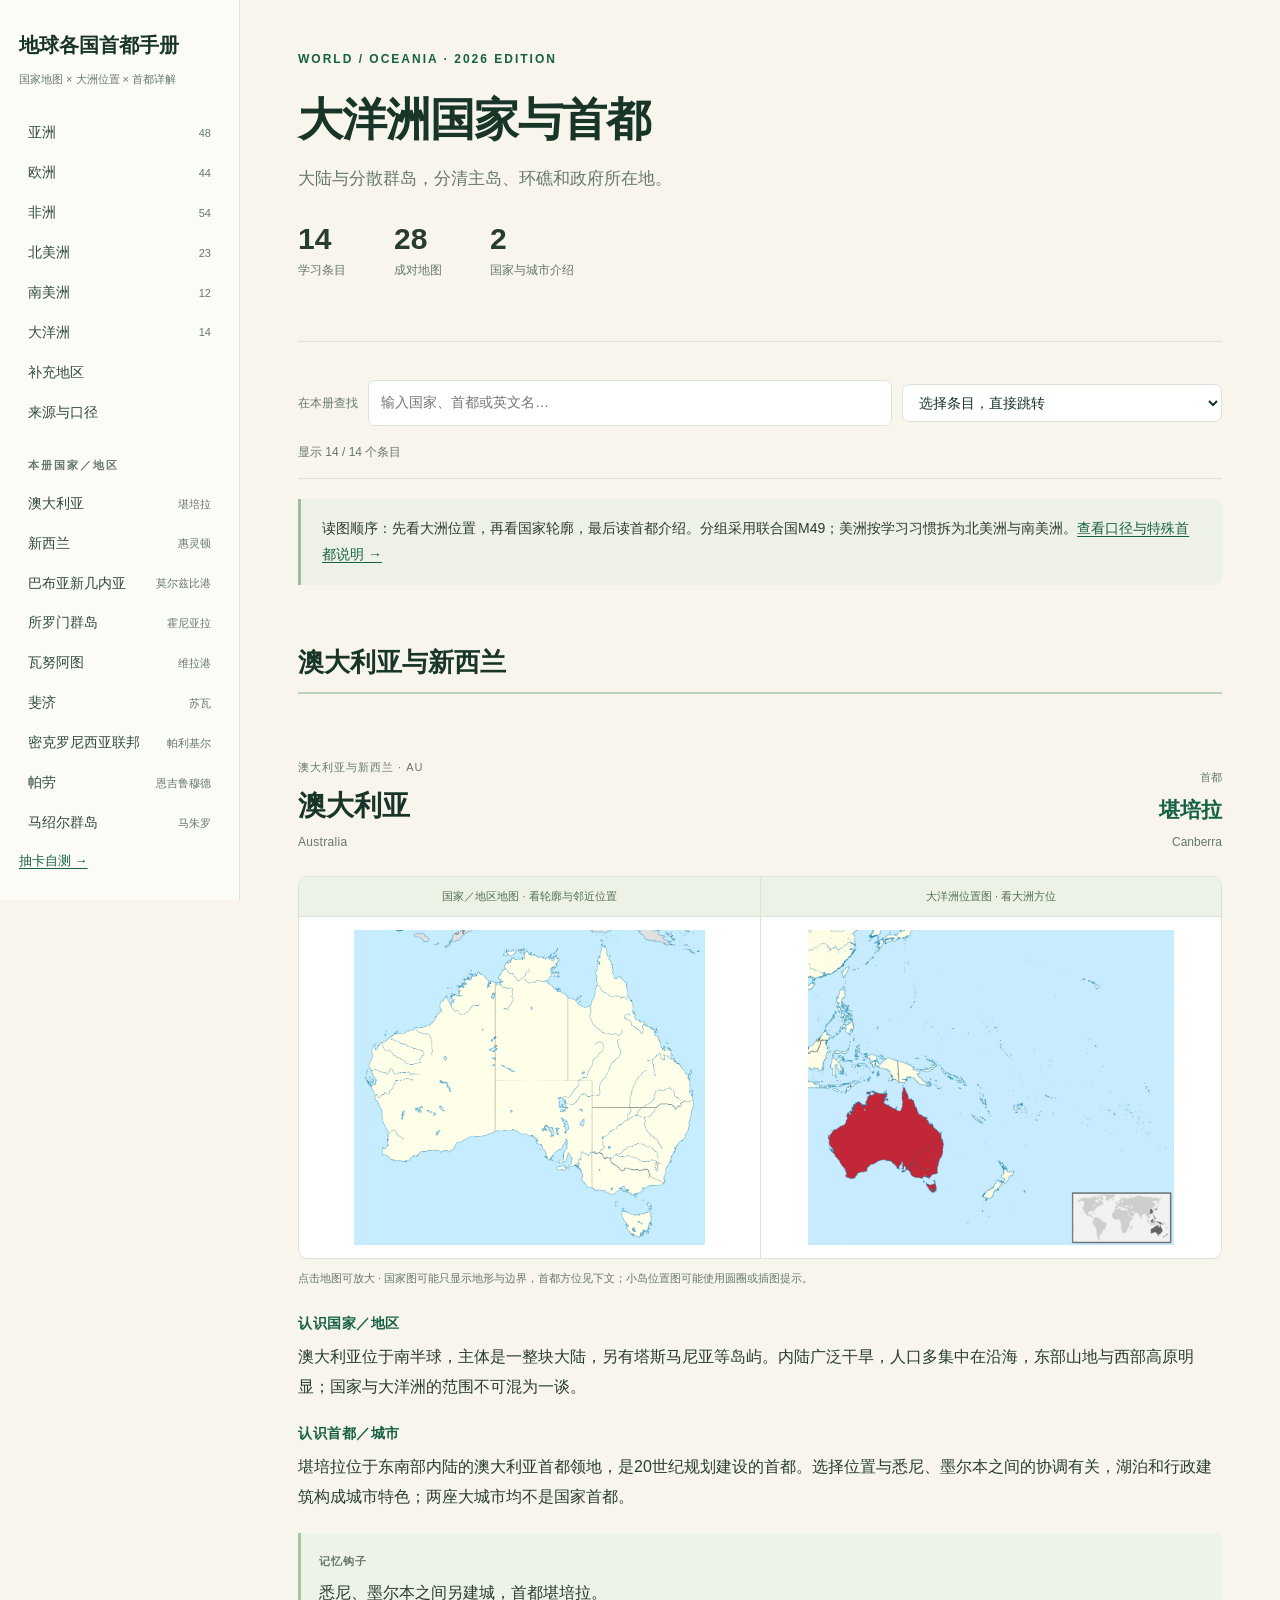
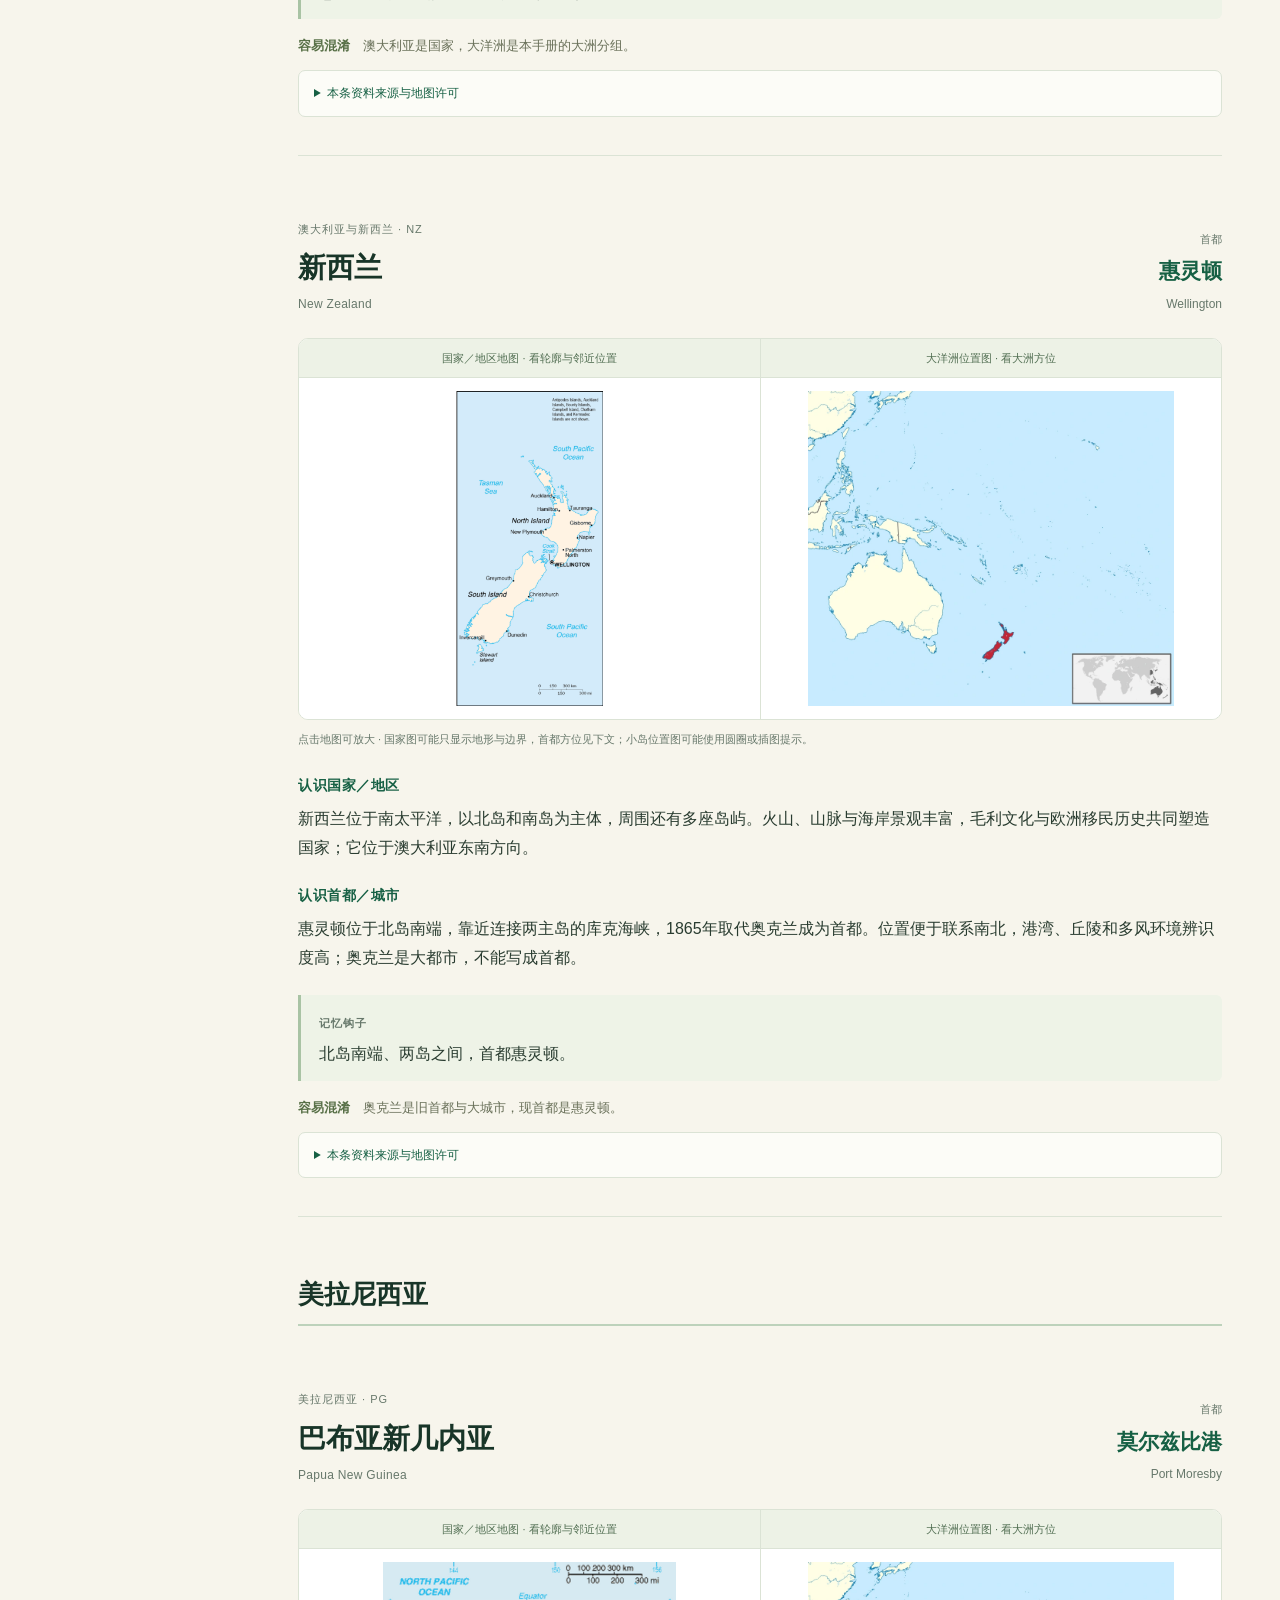
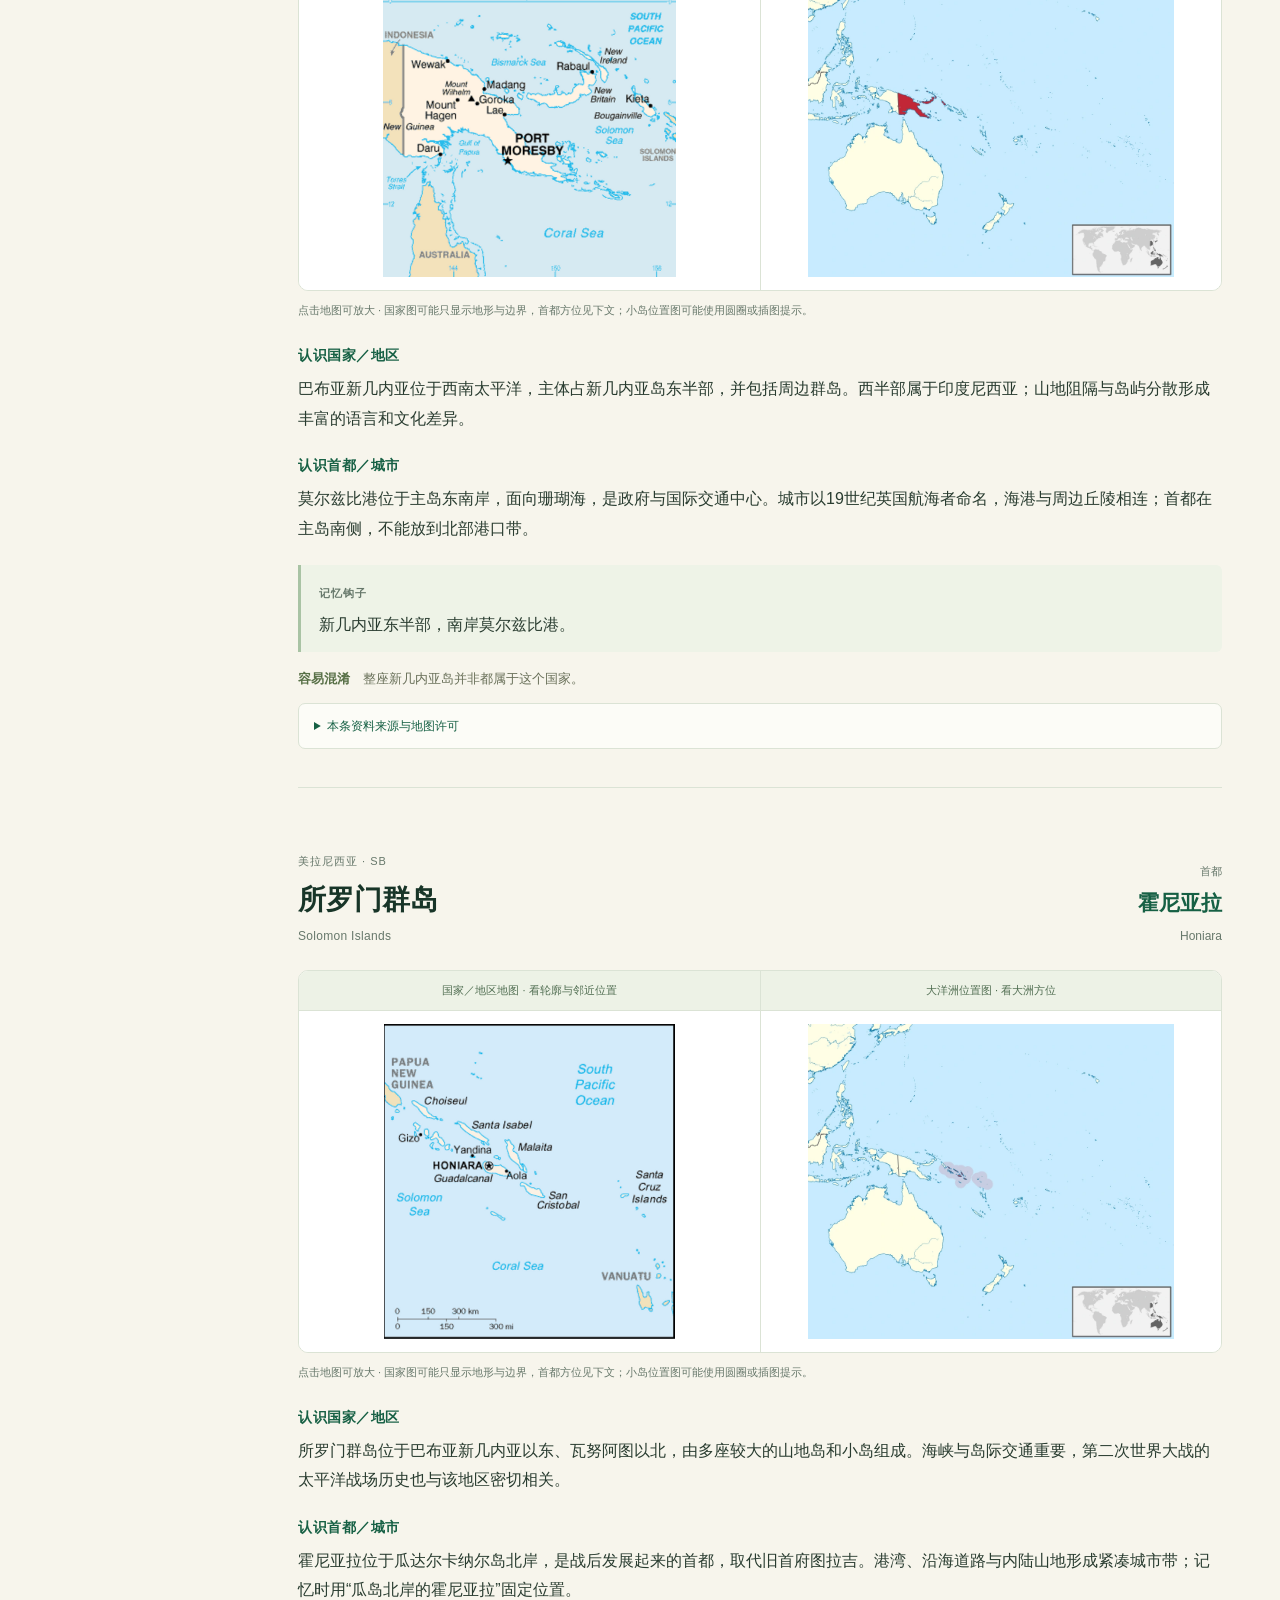
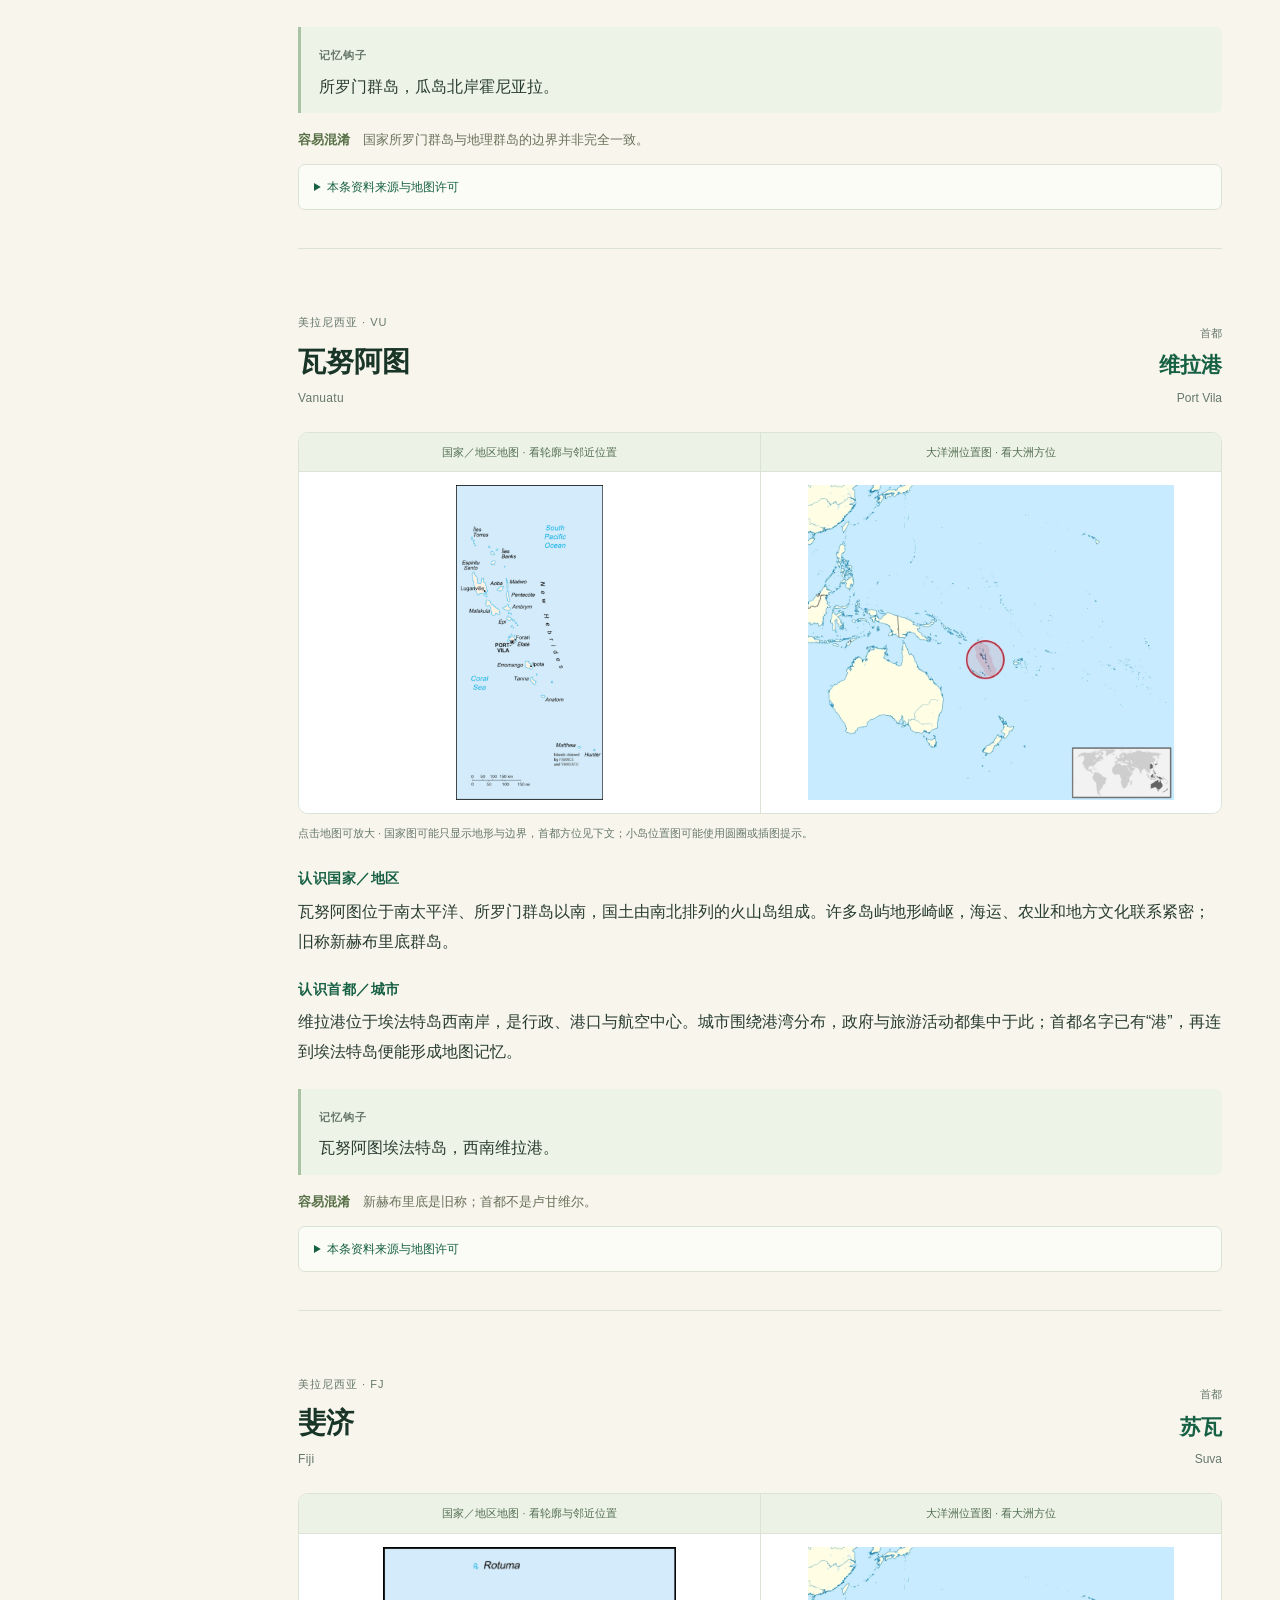
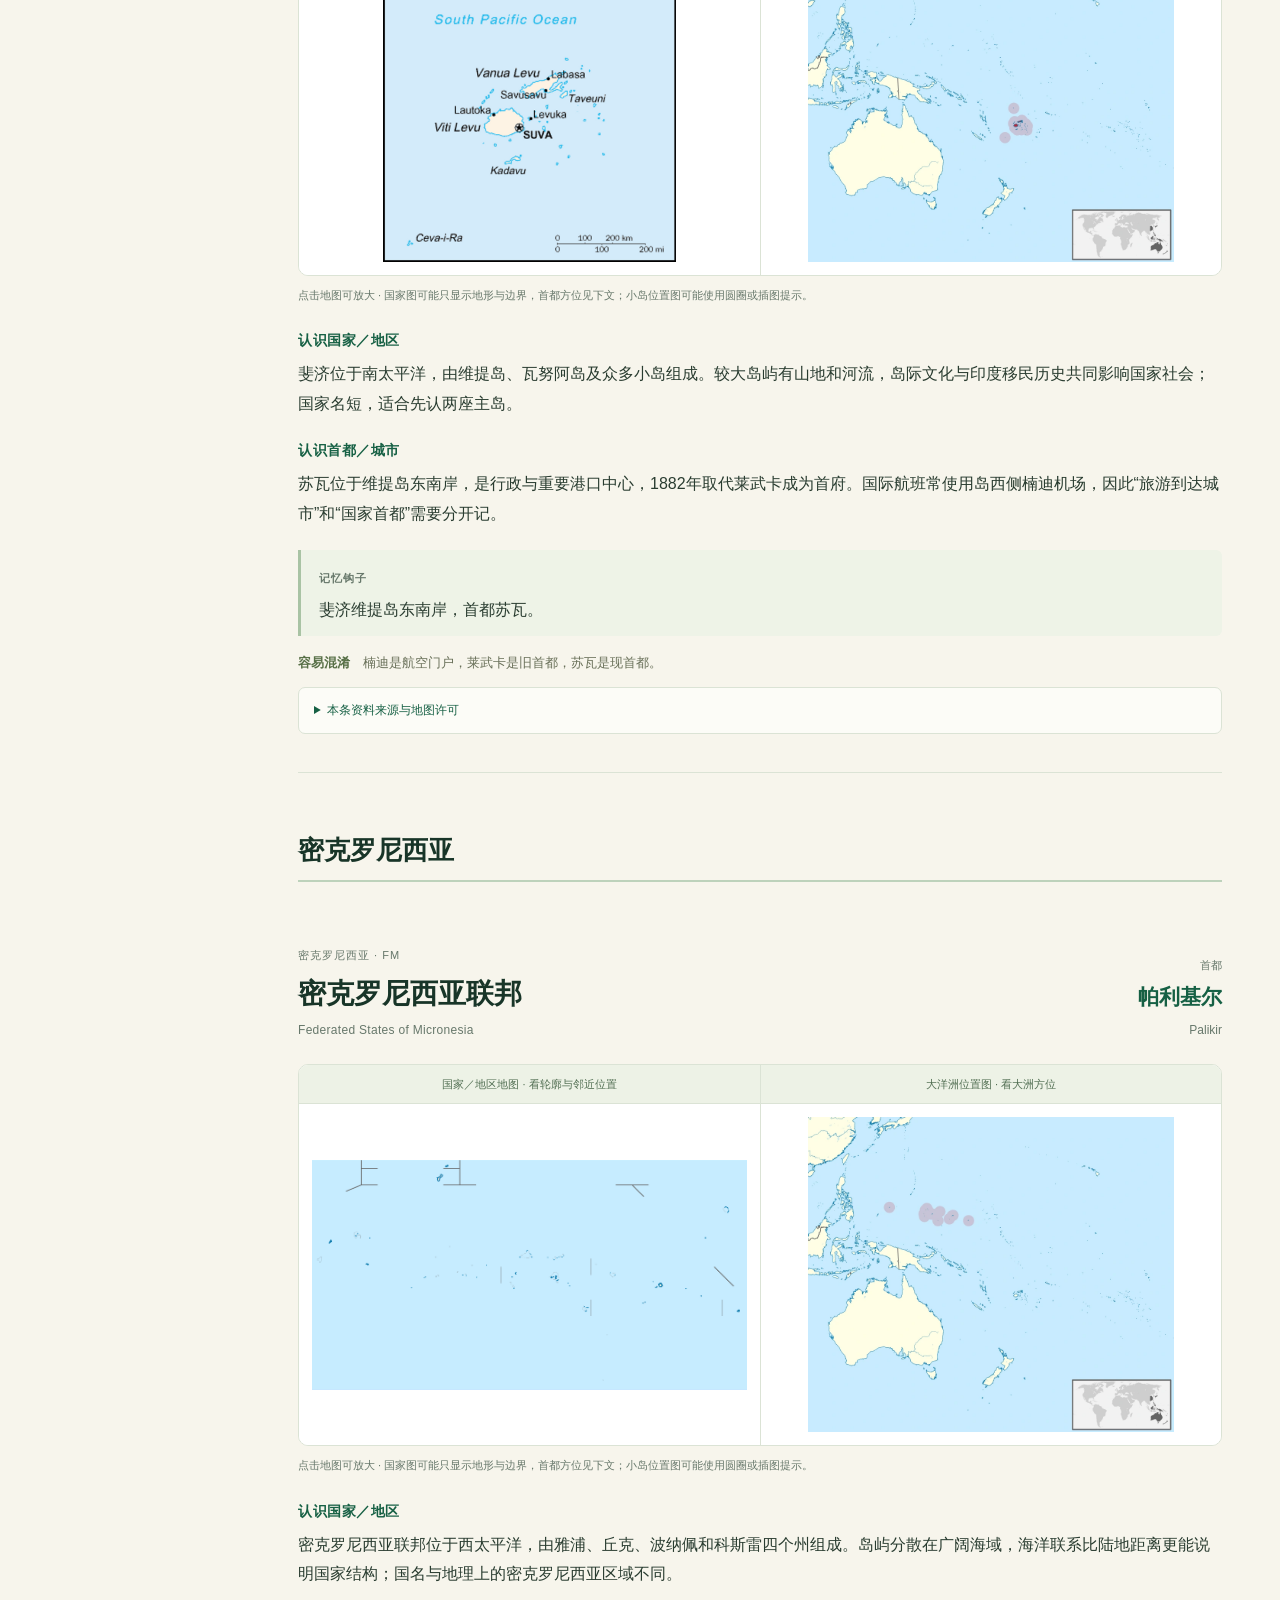
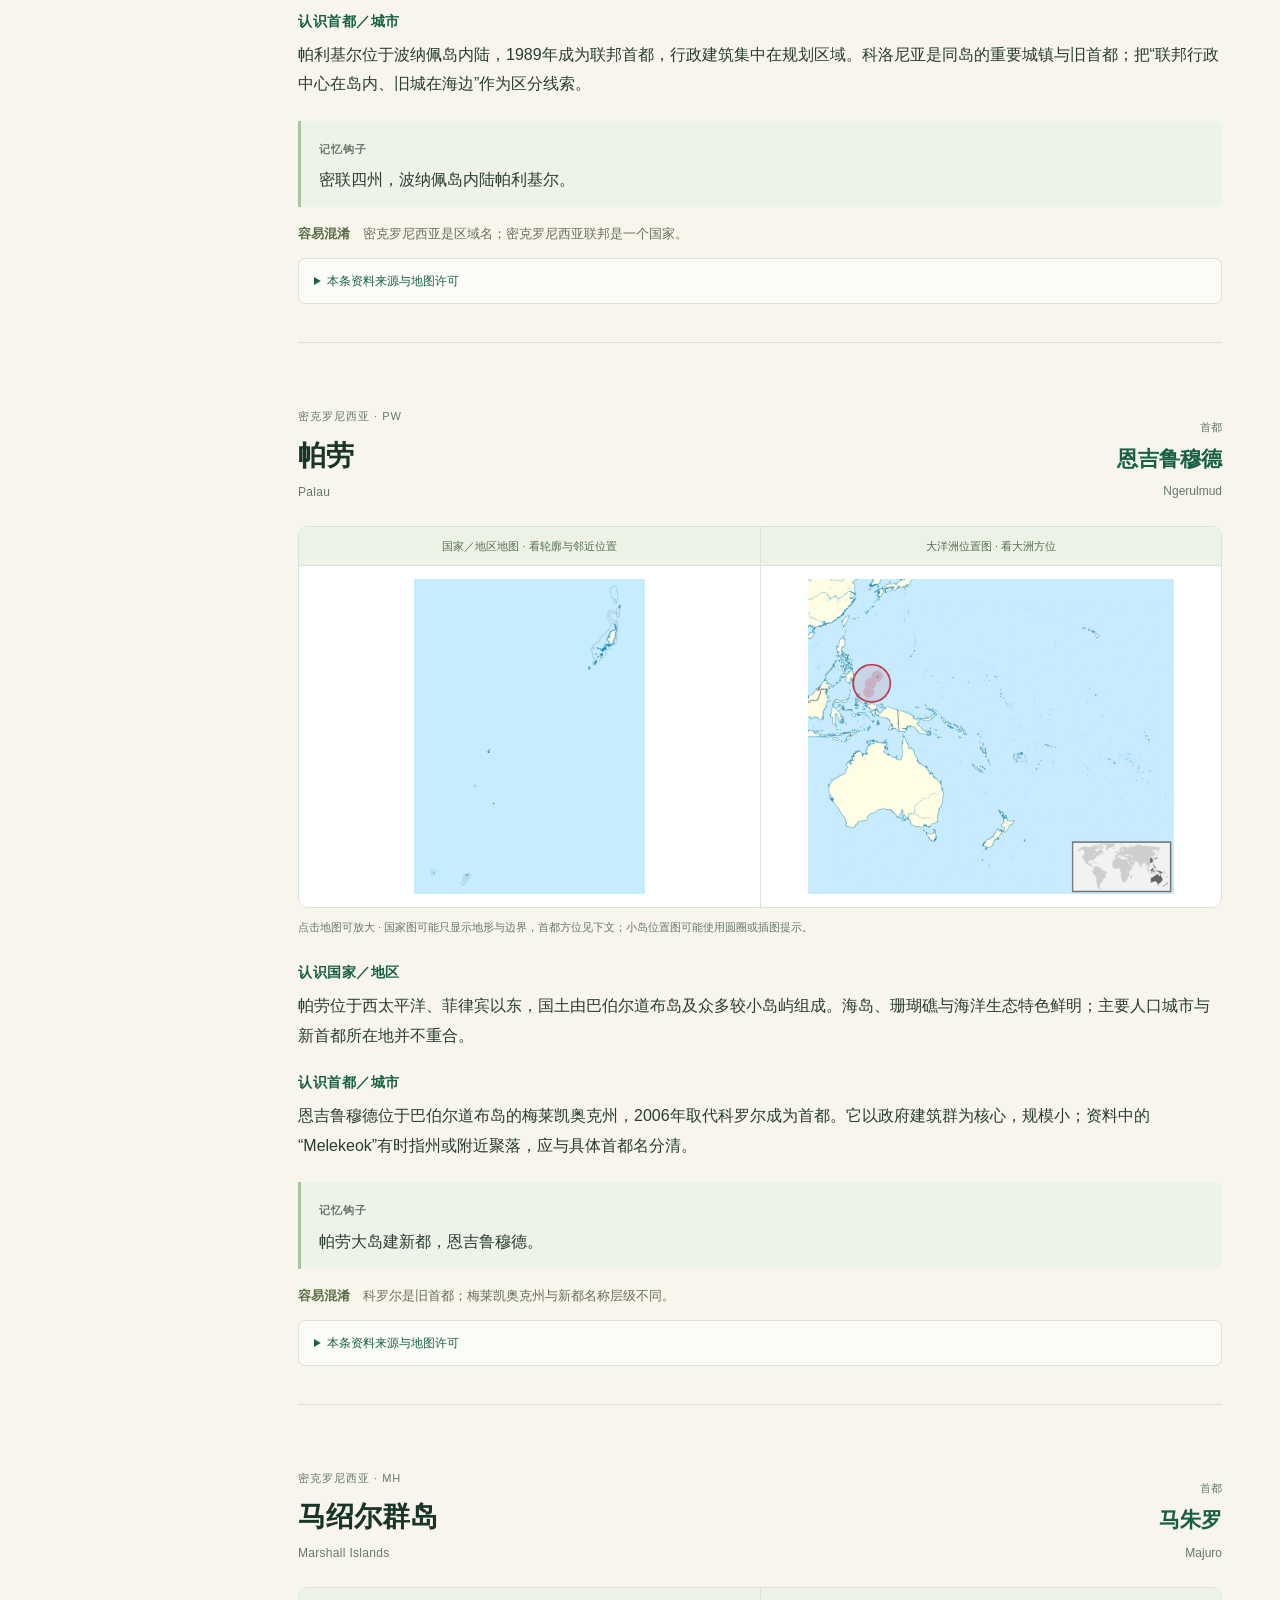
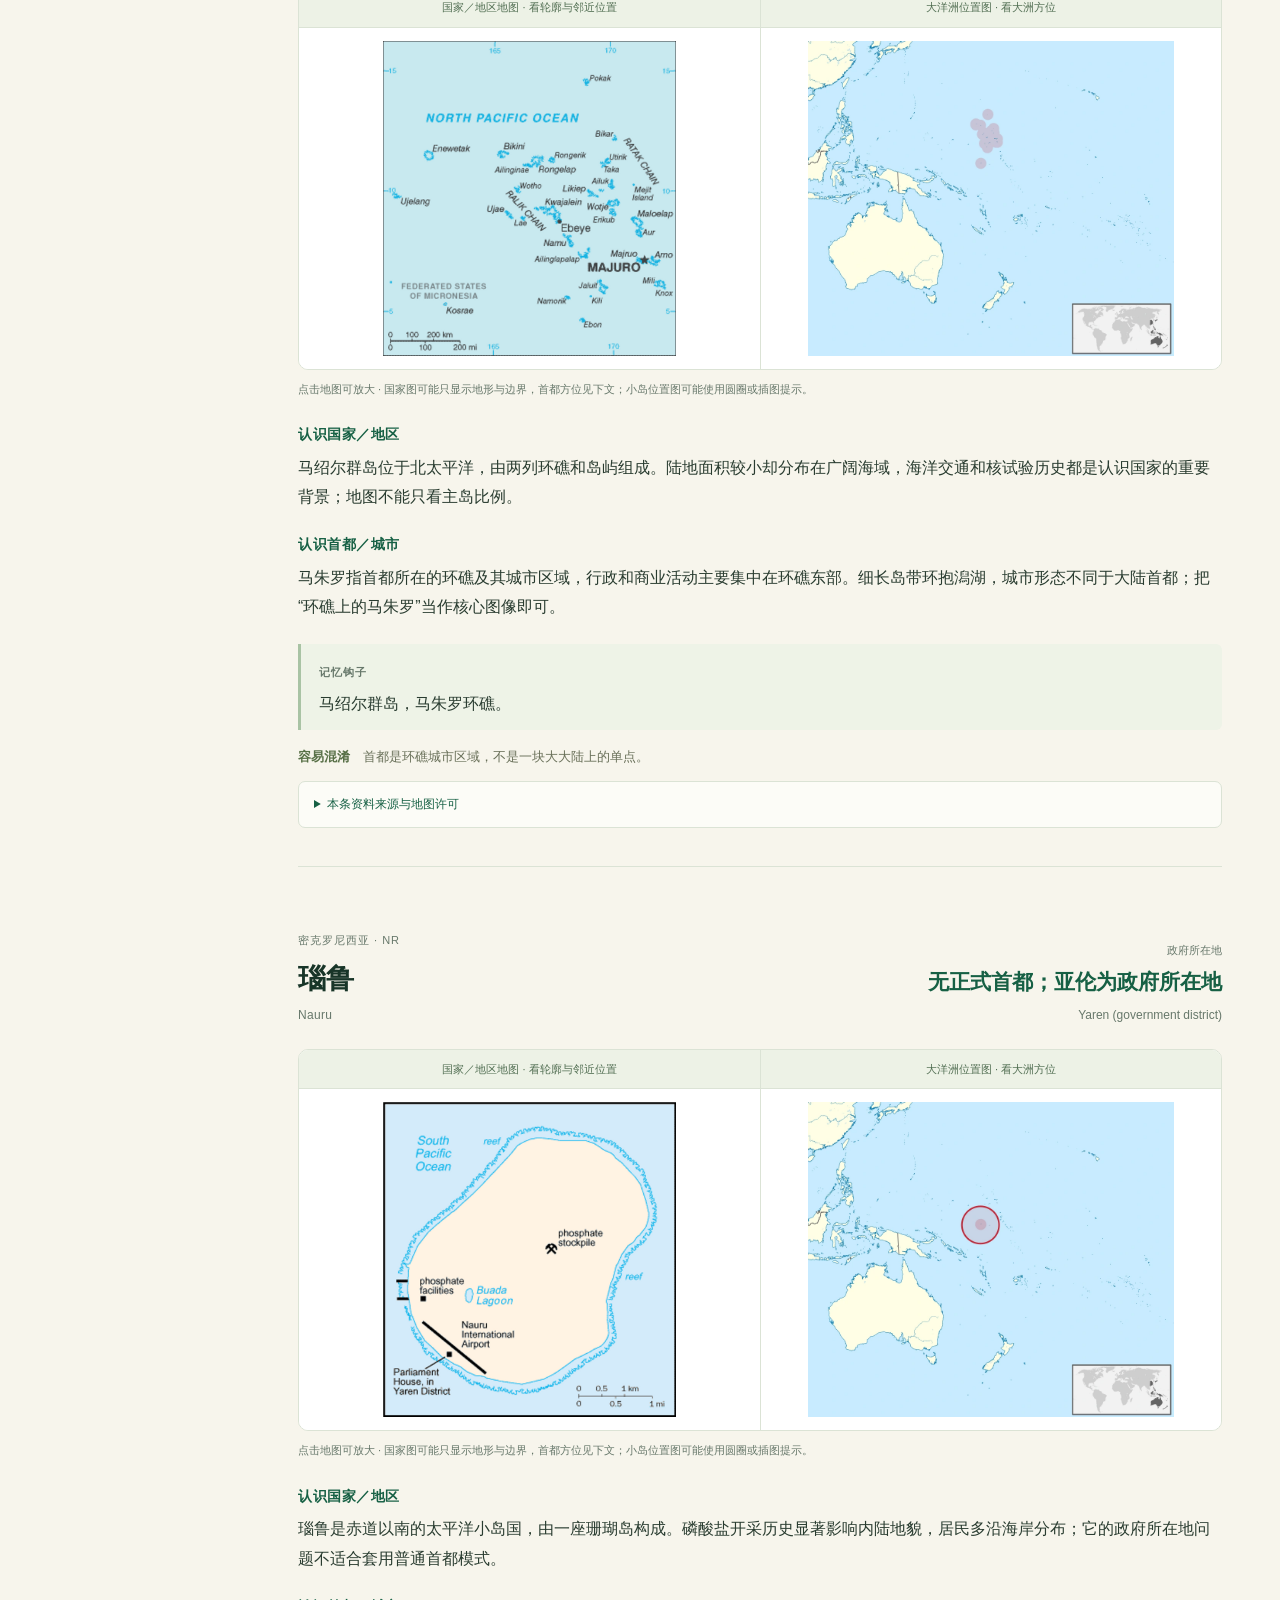
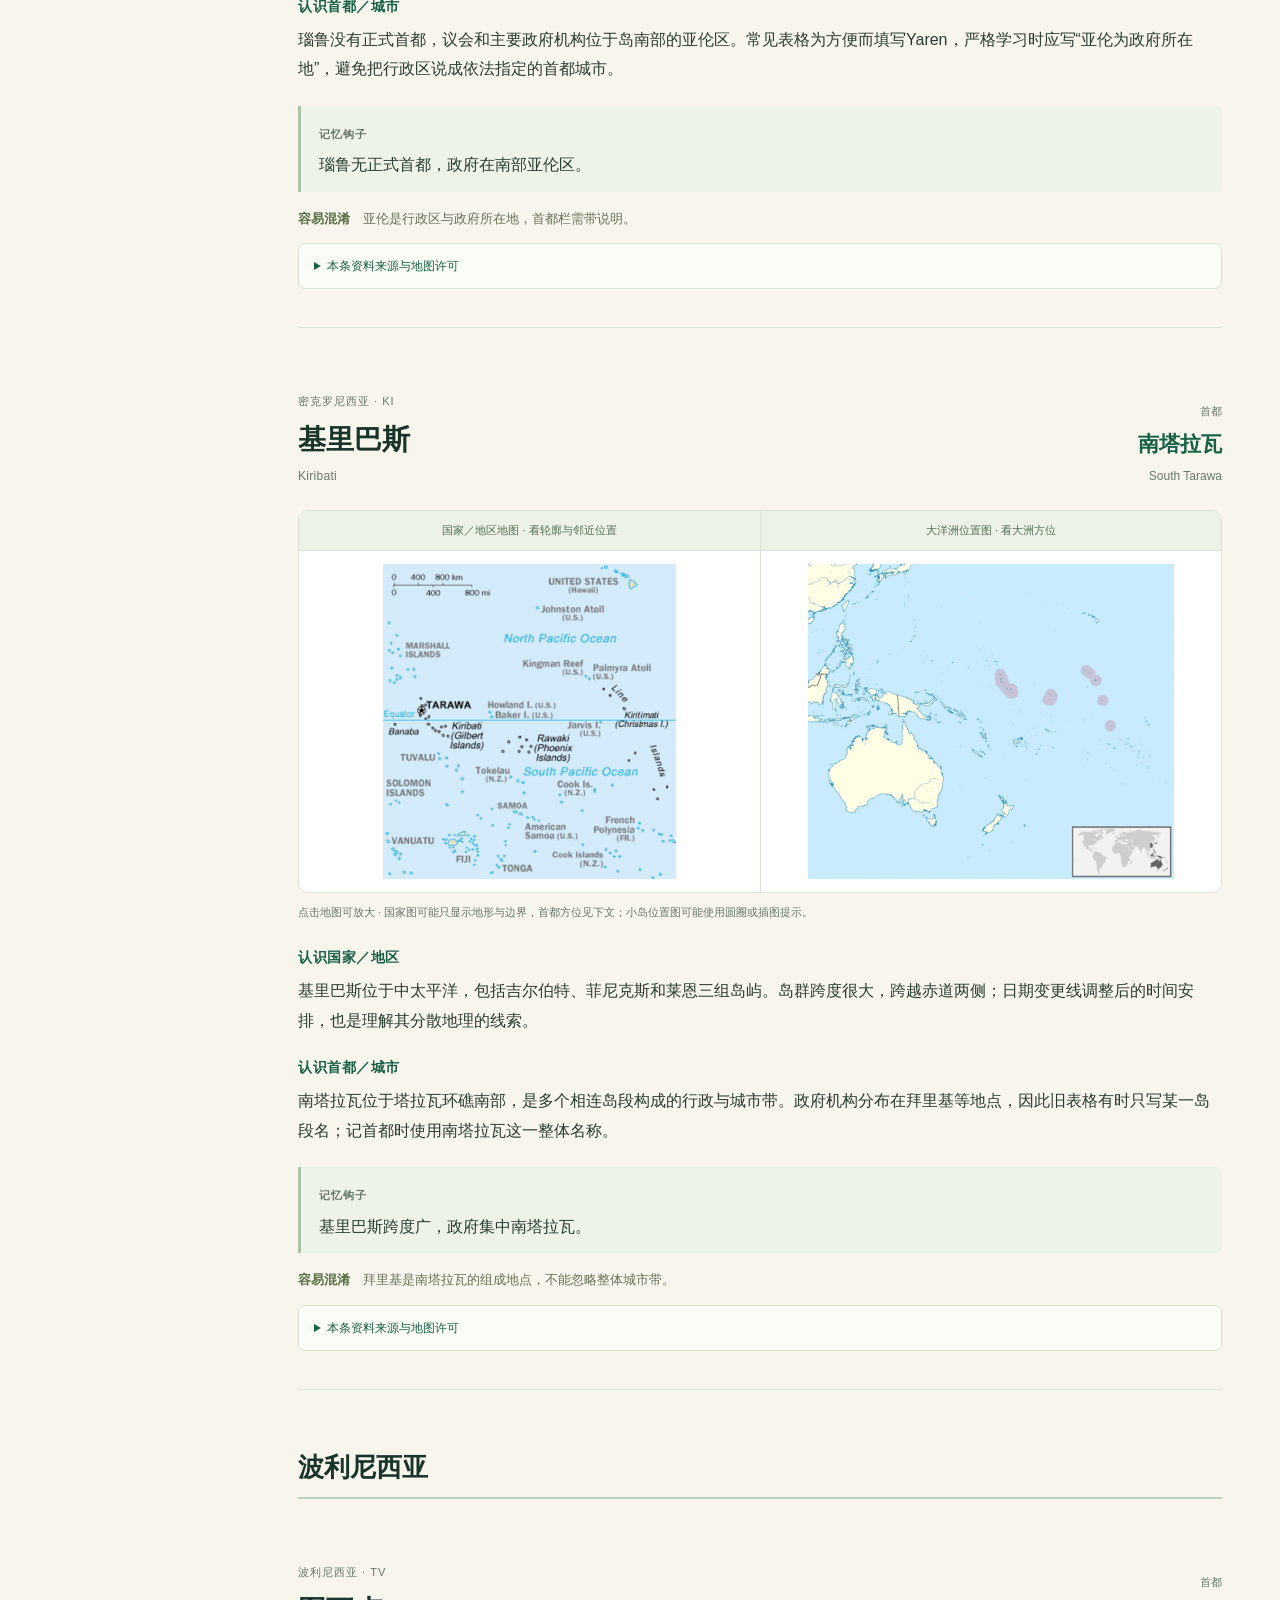
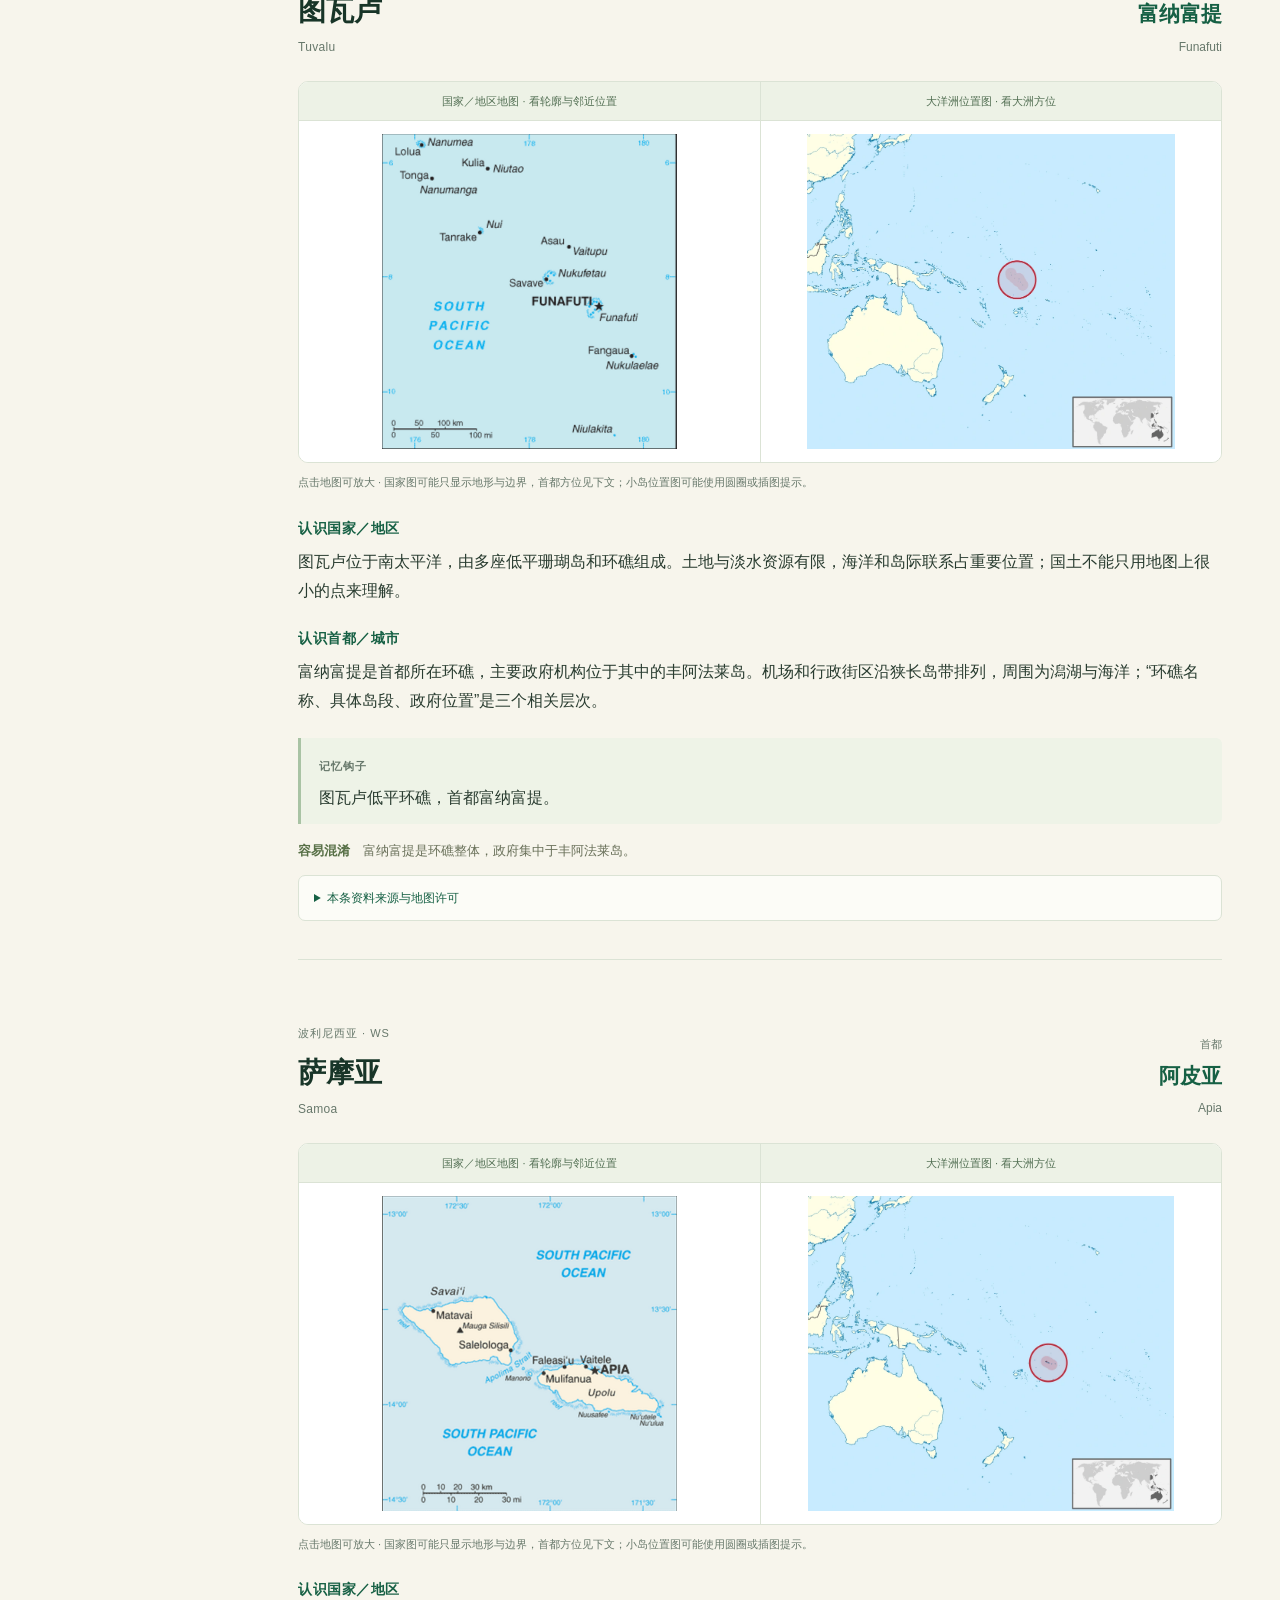
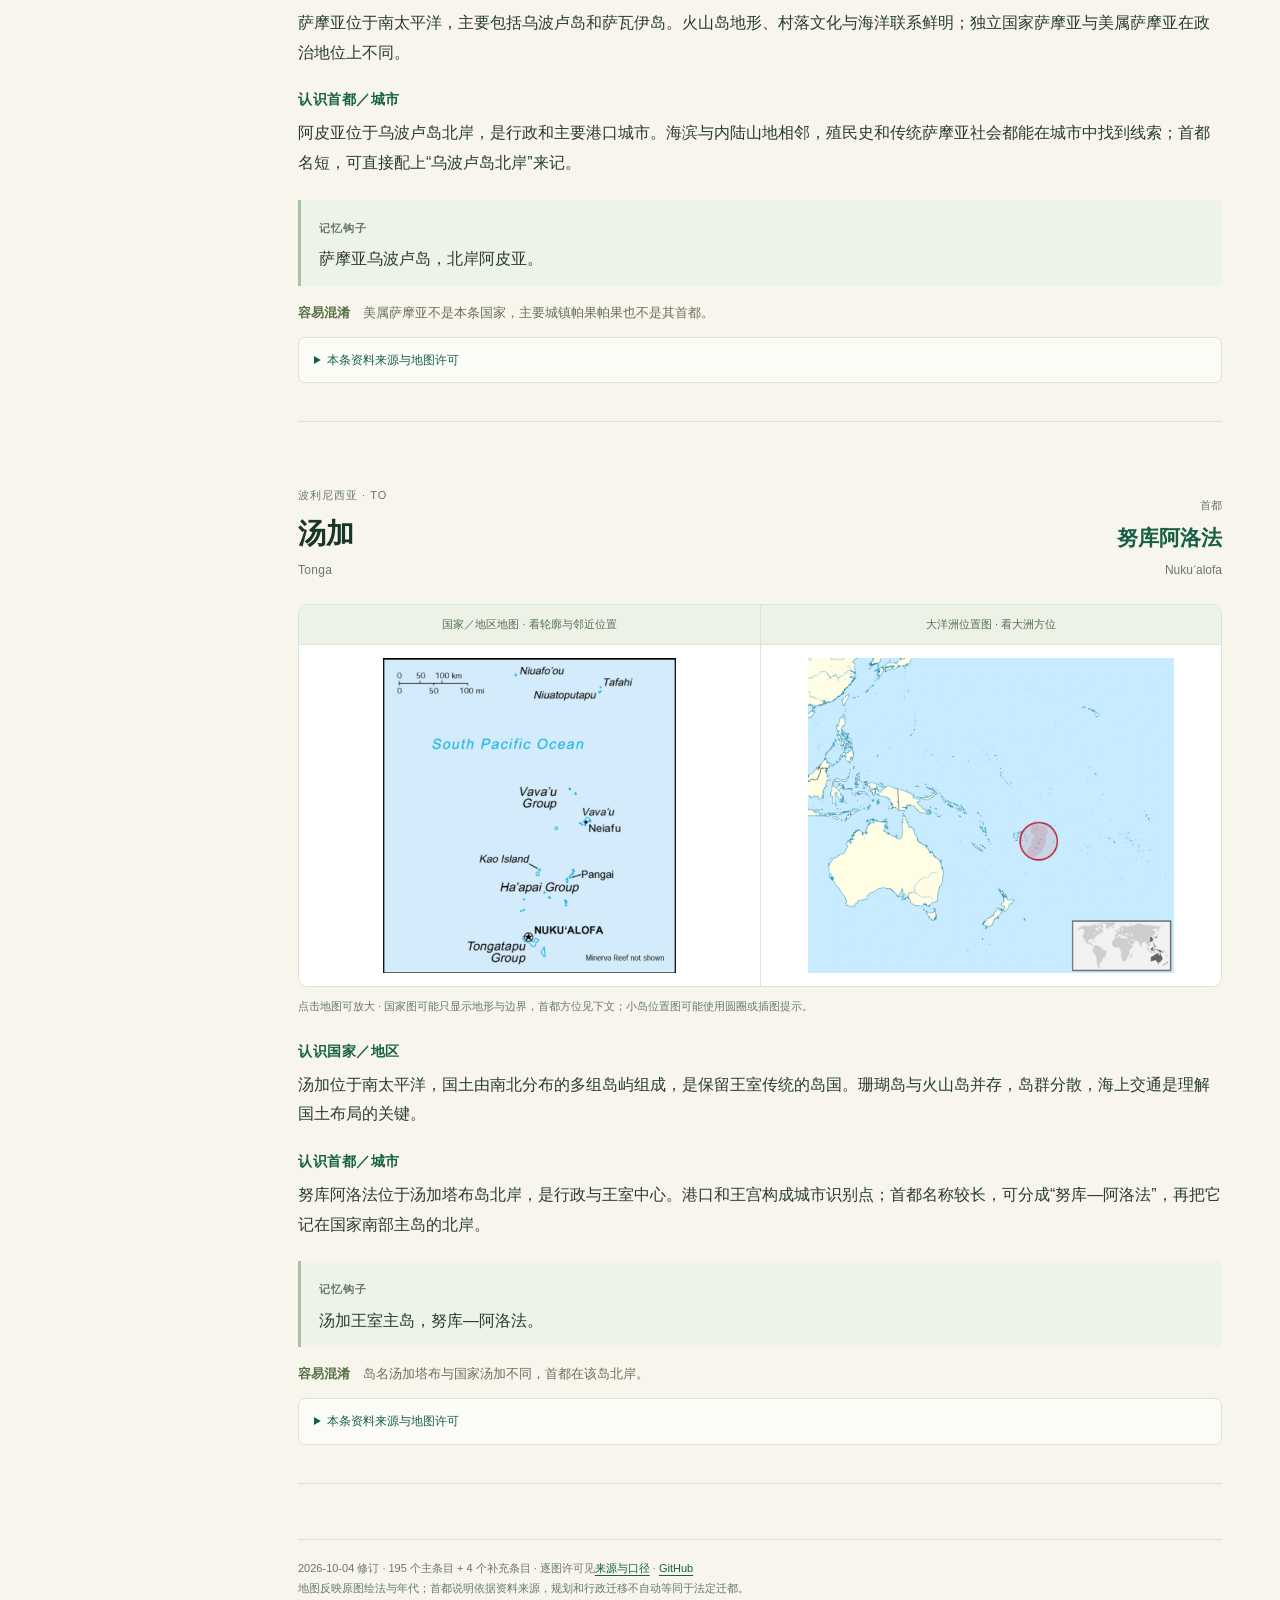
<file: oceania.html>
<!doctype html><html lang="zh-CN"><head><meta charset="utf-8"><meta name="viewport" content="width=device-width,initial-scale=1"><meta name="description" content="世界195个国家主条目与4个补充地区的地图、首都、详细介绍和记忆自测。"><meta name="theme-color" content="#166044"><title>大洋洲 · 地球各国首都手册</title><link rel="stylesheet" href="assets/style.css?v=earth1"></head><body><aside><a class="brand" href="index.html">地球各国首都手册<small>国家地图 × 大洲位置 × 首都详解</small></a><nav aria-label="手册目录"><a href="asia.html">亚洲<span>48</span></a><a href="europe.html">欧洲<span>44</span></a><a href="africa.html">非洲<span>54</span></a><a href="north-america.html">北美洲<span>23</span></a><a href="south-america.html">南美洲<span>12</span></a><a href="oceania.html">大洋洲<span>14</span></a><a href="extensions.html">补充地区<span></span></a><a href="sources.html">来源与口径<span></span></a><h3>本册国家／地区</h3><div class="country-nav"><a href="#country-au" data-search="澳大利亚 Australia 堪培拉 Canberra 澳大利亚是国家，大洋洲是本手册的大洲分组。">澳大利亚<span>堪培拉</span></a><a href="#country-nz" data-search="新西兰 New Zealand 惠灵顿 Wellington 奥克兰是旧首都与大城市，现首都是惠灵顿。">新西兰<span>惠灵顿</span></a><a href="#country-pg" data-search="巴布亚新几内亚 Papua New Guinea 莫尔兹比港 Port Moresby 整座新几内亚岛并非都属于这个国家。">巴布亚新几内亚<span>莫尔兹比港</span></a><a href="#country-sb" data-search="所罗门群岛 Solomon Islands 霍尼亚拉 Honiara 国家所罗门群岛与地理群岛的边界并非完全一致。">所罗门群岛<span>霍尼亚拉</span></a><a href="#country-vu" data-search="瓦努阿图 Vanuatu 维拉港 Port Vila 新赫布里底是旧称；首都不是卢甘维尔。">瓦努阿图<span>维拉港</span></a><a href="#country-fj" data-search="斐济 Fiji 苏瓦 Suva 楠迪是航空门户，莱武卡是旧首都，苏瓦是现首都。">斐济<span>苏瓦</span></a><a href="#country-fm" data-search="密克罗尼西亚联邦 Federated States of Micronesia 帕利基尔 Palikir 密克罗尼西亚是区域名；密克罗尼西亚联邦是一个国家。">密克罗尼西亚联邦<span>帕利基尔</span></a><a href="#country-pw" data-search="帕劳 Palau 恩吉鲁穆德 Ngerulmud 科罗尔是旧首都；梅莱凯奥克州与新都名称层级不同。">帕劳<span>恩吉鲁穆德</span></a><a href="#country-mh" data-search="马绍尔群岛 Marshall Islands 马朱罗 Majuro 首都是环礁城市区域，不是一块大大陆上的单点。">马绍尔群岛<span>马朱罗</span></a><a href="#country-nr" data-search="瑙鲁 Nauru 无正式首都；亚伦为政府所在地 Yaren (government district) 亚伦是行政区与政府所在地，首都栏需带说明。">瑙鲁<span>无正式首都；亚伦为政府所在地</span></a><a href="#country-ki" data-search="基里巴斯 Kiribati 南塔拉瓦 South Tarawa 拜里基是南塔拉瓦的组成地点，不能忽略整体城市带。">基里巴斯<span>南塔拉瓦</span></a><a href="#country-tv" data-search="图瓦卢 Tuvalu 富纳富提 Funafuti 富纳富提是环礁整体，政府集中于丰阿法莱岛。">图瓦卢<span>富纳富提</span></a><a href="#country-ws" data-search="萨摩亚 Samoa 阿皮亚 Apia 美属萨摩亚不是本条国家，主要城镇帕果帕果也不是其首都。">萨摩亚<span>阿皮亚</span></a><a href="#country-to" data-search="汤加 Tonga 努库阿洛法 Nukuʻalofa 岛名汤加塔布与国家汤加不同，首都在该岛北岸。">汤加<span>努库阿洛法</span></a></div></nav><a class="aside-bottom" href="index.html#practice">抽卡自测 →</a></aside><main><header class="cover"><div class="eyebrow">WORLD / OCEANIA · 2026 EDITION</div><h1>大洋洲国家与首都</h1><p>大陆与分散群岛，分清主岛、环礁和政府所在地。</p><div class="stats"><div><b>14</b><small>学习条目</small></div><div><b>28</b><small>成对地图</small></div><div><b>2</b><small>国家与城市介绍</small></div></div></header><div class="reading-tools"><label for="search">在本册查找</label><input id="search" type="search" placeholder="输入国家、首都或英文名…"><select id="jump" aria-label="跳转到本册条目"><option value="">选择条目，直接跳转</option><option value="country-au" data-search="澳大利亚 Australia 堪培拉 Canberra 澳大利亚是国家，大洋洲是本手册的大洲分组。">澳大利亚 — 堪培拉</option><option value="country-nz" data-search="新西兰 New Zealand 惠灵顿 Wellington 奥克兰是旧首都与大城市，现首都是惠灵顿。">新西兰 — 惠灵顿</option><option value="country-pg" data-search="巴布亚新几内亚 Papua New Guinea 莫尔兹比港 Port Moresby 整座新几内亚岛并非都属于这个国家。">巴布亚新几内亚 — 莫尔兹比港</option><option value="country-sb" data-search="所罗门群岛 Solomon Islands 霍尼亚拉 Honiara 国家所罗门群岛与地理群岛的边界并非完全一致。">所罗门群岛 — 霍尼亚拉</option><option value="country-vu" data-search="瓦努阿图 Vanuatu 维拉港 Port Vila 新赫布里底是旧称；首都不是卢甘维尔。">瓦努阿图 — 维拉港</option><option value="country-fj" data-search="斐济 Fiji 苏瓦 Suva 楠迪是航空门户，莱武卡是旧首都，苏瓦是现首都。">斐济 — 苏瓦</option><option value="country-fm" data-search="密克罗尼西亚联邦 Federated States of Micronesia 帕利基尔 Palikir 密克罗尼西亚是区域名；密克罗尼西亚联邦是一个国家。">密克罗尼西亚联邦 — 帕利基尔</option><option value="country-pw" data-search="帕劳 Palau 恩吉鲁穆德 Ngerulmud 科罗尔是旧首都；梅莱凯奥克州与新都名称层级不同。">帕劳 — 恩吉鲁穆德</option><option value="country-mh" data-search="马绍尔群岛 Marshall Islands 马朱罗 Majuro 首都是环礁城市区域，不是一块大大陆上的单点。">马绍尔群岛 — 马朱罗</option><option value="country-nr" data-search="瑙鲁 Nauru 无正式首都；亚伦为政府所在地 Yaren (government district) 亚伦是行政区与政府所在地，首都栏需带说明。">瑙鲁 — 无正式首都；亚伦为政府所在地</option><option value="country-ki" data-search="基里巴斯 Kiribati 南塔拉瓦 South Tarawa 拜里基是南塔拉瓦的组成地点，不能忽略整体城市带。">基里巴斯 — 南塔拉瓦</option><option value="country-tv" data-search="图瓦卢 Tuvalu 富纳富提 Funafuti 富纳富提是环礁整体，政府集中于丰阿法莱岛。">图瓦卢 — 富纳富提</option><option value="country-ws" data-search="萨摩亚 Samoa 阿皮亚 Apia 美属萨摩亚不是本条国家，主要城镇帕果帕果也不是其首都。">萨摩亚 — 阿皮亚</option><option value="country-to" data-search="汤加 Tonga 努库阿洛法 Nukuʻalofa 岛名汤加塔布与国家汤加不同，首都在该岛北岸。">汤加 — 努库阿洛法</option></select><p id="local-status" aria-live="polite"></p></div><p class="reading-note">读图顺序：先看大洲位置，再看国家轮廓，最后读首都介绍。分组采用联合国M49；美洲按学习习惯拆为北美洲与南美洲。<a href="sources.html">查看口径与特殊首都说明 →</a></p><section class="region"><h2 class="chapter">澳大利亚与新西兰</h2><article class="country-card" id="country-au" data-search="澳大利亚 Australia 堪培拉 Canberra 澳大利亚是国家，大洋洲是本手册的大洲分组。"><div class="card-heading"><div><div class="kicker">澳大利亚与新西兰 · AU</div><h2>澳大利亚<small>Australia</small></h2></div><div class="capital"><span>首都</span><b>堪培拉</b><small>Canberra</small></div></div><div class="map-pair"><figure><figcaption>国家／地区地图 · 看轮廓与邻近位置</figcaption><button class="map-button" type="button" aria-label="放大：澳大利亚的国家／地区地图"><img src="maps/au-detail.webp" alt="澳大利亚的国家／地区地图" width="960" height="863" loading="lazy" decoding="async"></button></figure><figure><figcaption>大洋洲位置图 · 看大洲方位</figcaption><button class="map-button" type="button" aria-label="放大：澳大利亚在大洋洲及邻接区域的位置"><img src="maps/au-locator.webp" alt="澳大利亚在大洋洲及邻接区域的位置" width="960" height="824" loading="lazy" decoding="async"></button></figure></div><p class="map-hint">点击地图可放大 · 国家图可能只显示地形与边界，首都方位见下文；小岛位置图可能使用圆圈或插图提示。</p><section class="intro"><h3>认识国家／地区</h3><p>澳大利亚位于南半球，主体是一整块大陆，另有塔斯马尼亚等岛屿。内陆广泛干旱，人口多集中在沿海，东部山地与西部高原明显；国家与大洋洲的范围不可混为一谈。</p><h3>认识首都／城市</h3><p>堪培拉位于东南部内陆的澳大利亚首都领地，是20世纪规划建设的首都。选择位置与悉尼、墨尔本之间的协调有关，湖泊和行政建筑构成城市特色；两座大城市均不是国家首都。</p></section><blockquote><b>记忆钩子</b><p>悉尼、墨尔本之间另建城，首都堪培拉。</p></blockquote><p class="trap"><b>容易混淆</b>　澳大利亚是国家，大洋洲是本手册的大洲分组。</p><details class="refs"><summary>本条资料来源与地图许可</summary><ul><li><a href="https://data.un.org/legacy/en/iso/au.html" target="_blank" rel="noopener">UNData 国家概况（统计快照）</a></li><li><a href="https://en.wikipedia.org/wiki/Australia" target="_blank" rel="noopener">国家／地区背景</a></li><li><a href="https://en.wikipedia.org/wiki/Canberra" target="_blank" rel="noopener">首都／城市背景</a></li></ul><p>国家地图：<a href="https://commons.wikimedia.org/wiki/File:Australia_location_map.svg" target="_blank" rel="noopener">File:Australia location map.svg</a><br>作者：NordNordWest · <a href="https://creativecommons.org/licenses/by-sa/3.0" target="_blank" rel="noopener">CC BY-SA 3.0</a><br>原图预览仅转换为WebP格式；未重绘边界或地理内容。CC BY-SA转换副本沿用原许可。</p><p>大洲位置图：<a href="https://commons.wikimedia.org/wiki/File:Australia_in_Oceania.svg" target="_blank" rel="noopener">File:Australia in Oceania.svg</a><br>作者：TUBS · <a href="https://creativecommons.org/licenses/by-sa/3.0" target="_blank" rel="noopener">CC BY-SA 3.0</a><br>原图预览仅转换为WebP格式；未重绘边界或地理内容。CC BY-SA转换副本沿用原许可。</p></details></article><article class="country-card" id="country-nz" data-search="新西兰 New Zealand 惠灵顿 Wellington 奥克兰是旧首都与大城市，现首都是惠灵顿。"><div class="card-heading"><div><div class="kicker">澳大利亚与新西兰 · NZ</div><h2>新西兰<small>New Zealand</small></h2></div><div class="capital"><span>首都</span><b>惠灵顿</b><small>Wellington</small></div></div><div class="map-pair"><figure><figcaption>国家／地区地图 · 看轮廓与邻近位置</figcaption><button class="map-button" type="button" aria-label="放大：新西兰的国家／地区地图"><img src="maps/nz-detail.webp" alt="新西兰的国家／地区地图" width="500" height="1071" loading="lazy" decoding="async"></button></figure><figure><figcaption>大洋洲位置图 · 看大洲方位</figcaption><button class="map-button" type="button" aria-label="放大：新西兰在大洋洲及邻接区域的位置"><img src="maps/nz-locator.webp" alt="新西兰在大洋洲及邻接区域的位置" width="960" height="824" loading="lazy" decoding="async"></button></figure></div><p class="map-hint">点击地图可放大 · 国家图可能只显示地形与边界，首都方位见下文；小岛位置图可能使用圆圈或插图提示。</p><section class="intro"><h3>认识国家／地区</h3><p>新西兰位于南太平洋，以北岛和南岛为主体，周围还有多座岛屿。火山、山脉与海岸景观丰富，毛利文化与欧洲移民历史共同塑造国家；它位于澳大利亚东南方向。</p><h3>认识首都／城市</h3><p>惠灵顿位于北岛南端，靠近连接两主岛的库克海峡，1865年取代奥克兰成为首都。位置便于联系南北，港湾、丘陵和多风环境辨识度高；奥克兰是大都市，不能写成首都。</p></section><blockquote><b>记忆钩子</b><p>北岛南端、两岛之间，首都惠灵顿。</p></blockquote><p class="trap"><b>容易混淆</b>　奥克兰是旧首都与大城市，现首都是惠灵顿。</p><details class="refs"><summary>本条资料来源与地图许可</summary><ul><li><a href="https://data.un.org/legacy/en/iso/nz.html" target="_blank" rel="noopener">UNData 国家概况（统计快照）</a></li><li><a href="https://en.wikipedia.org/wiki/New_Zealand" target="_blank" rel="noopener">国家／地区背景</a></li><li><a href="https://en.wikipedia.org/wiki/Wellington" target="_blank" rel="noopener">首都／城市背景</a></li></ul><p>国家地图：<a href="https://commons.wikimedia.org/wiki/File:New_Zealand-CIA_WFB_Map.png" target="_blank" rel="noopener">File:New Zealand-CIA WFB Map.png</a><br>作者：CIA · Public domain<br>原图预览仅转换为WebP格式；未重绘边界或地理内容。CC BY-SA转换副本沿用原许可。</p><p>大洲位置图：<a href="https://commons.wikimedia.org/wiki/File:New_Zealand_in_Oceania.svg" target="_blank" rel="noopener">File:New Zealand in Oceania.svg</a><br>作者：TUBS · <a href="https://creativecommons.org/licenses/by-sa/3.0" target="_blank" rel="noopener">CC BY-SA 3.0</a><br>原图预览仅转换为WebP格式；未重绘边界或地理内容。CC BY-SA转换副本沿用原许可。</p></details></article></section><section class="region"><h2 class="chapter">美拉尼西亚</h2><article class="country-card" id="country-pg" data-search="巴布亚新几内亚 Papua New Guinea 莫尔兹比港 Port Moresby 整座新几内亚岛并非都属于这个国家。"><div class="card-heading"><div><div class="kicker">美拉尼西亚 · PG</div><h2>巴布亚新几内亚<small>Papua New Guinea</small></h2></div><div class="capital"><span>首都</span><b>莫尔兹比港</b><small>Port Moresby</small></div></div><div class="map-pair"><figure><figcaption>国家／地区地图 · 看轮廓与邻近位置</figcaption><button class="map-button" type="button" aria-label="放大：巴布亚新几内亚的国家／地区地图"><img src="maps/pg-detail.webp" alt="巴布亚新几内亚的国家／地区地图" width="500" height="538" loading="lazy" decoding="async"></button></figure><figure><figcaption>大洋洲位置图 · 看大洲方位</figcaption><button class="map-button" type="button" aria-label="放大：巴布亚新几内亚在大洋洲及邻接区域的位置"><img src="maps/pg-locator.webp" alt="巴布亚新几内亚在大洋洲及邻接区域的位置" width="960" height="824" loading="lazy" decoding="async"></button></figure></div><p class="map-hint">点击地图可放大 · 国家图可能只显示地形与边界，首都方位见下文；小岛位置图可能使用圆圈或插图提示。</p><section class="intro"><h3>认识国家／地区</h3><p>巴布亚新几内亚位于西南太平洋，主体占新几内亚岛东半部，并包括周边群岛。西半部属于印度尼西亚；山地阻隔与岛屿分散形成丰富的语言和文化差异。</p><h3>认识首都／城市</h3><p>莫尔兹比港位于主岛东南岸，面向珊瑚海，是政府与国际交通中心。城市以19世纪英国航海者命名，海港与周边丘陵相连；首都在主岛南侧，不能放到北部港口带。</p></section><blockquote><b>记忆钩子</b><p>新几内亚东半部，南岸莫尔兹比港。</p></blockquote><p class="trap"><b>容易混淆</b>　整座新几内亚岛并非都属于这个国家。</p><details class="refs"><summary>本条资料来源与地图许可</summary><ul><li><a href="https://data.un.org/legacy/en/iso/pg.html" target="_blank" rel="noopener">UNData 国家概况（统计快照）</a></li><li><a href="https://en.wikipedia.org/wiki/Papua_New_Guinea" target="_blank" rel="noopener">国家／地区背景</a></li><li><a href="https://en.wikipedia.org/wiki/Port_Moresby" target="_blank" rel="noopener">首都／城市背景</a></li></ul><p>国家地图：<a href="https://commons.wikimedia.org/wiki/File:Papua_New_Guinea-CIA_WFB_Map.png" target="_blank" rel="noopener">File:Papua New Guinea-CIA WFB Map.png</a><br>作者：CIA · Public domain<br>原图预览仅转换为WebP格式；未重绘边界或地理内容。CC BY-SA转换副本沿用原许可。</p><p>大洲位置图：<a href="https://commons.wikimedia.org/wiki/File:Papua_New_Guinea_in_Oceania.svg" target="_blank" rel="noopener">File:Papua New Guinea in Oceania.svg</a><br>作者：TUBS · <a href="https://creativecommons.org/licenses/by-sa/3.0" target="_blank" rel="noopener">CC BY-SA 3.0</a><br>原图预览仅转换为WebP格式；未重绘边界或地理内容。CC BY-SA转换副本沿用原许可。</p></details></article><article class="country-card" id="country-sb" data-search="所罗门群岛 Solomon Islands 霍尼亚拉 Honiara 国家所罗门群岛与地理群岛的边界并非完全一致。"><div class="card-heading"><div><div class="kicker">美拉尼西亚 · SB</div><h2>所罗门群岛<small>Solomon Islands</small></h2></div><div class="capital"><span>首都</span><b>霍尼亚拉</b><small>Honiara</small></div></div><div class="map-pair"><figure><figcaption>国家／地区地图 · 看轮廓与邻近位置</figcaption><button class="map-button" type="button" aria-label="放大：所罗门群岛的国家／地区地图"><img src="maps/sb-detail.webp" alt="所罗门群岛的国家／地区地图" width="500" height="540" loading="lazy" decoding="async"></button></figure><figure><figcaption>大洋洲位置图 · 看大洲方位</figcaption><button class="map-button" type="button" aria-label="放大：所罗门群岛在大洋洲及邻接区域的位置"><img src="maps/sb-locator.webp" alt="所罗门群岛在大洋洲及邻接区域的位置" width="960" height="824" loading="lazy" decoding="async"></button></figure></div><p class="map-hint">点击地图可放大 · 国家图可能只显示地形与边界，首都方位见下文；小岛位置图可能使用圆圈或插图提示。</p><section class="intro"><h3>认识国家／地区</h3><p>所罗门群岛位于巴布亚新几内亚以东、瓦努阿图以北，由多座较大的山地岛和小岛组成。海峡与岛际交通重要，第二次世界大战的太平洋战场历史也与该地区密切相关。</p><h3>认识首都／城市</h3><p>霍尼亚拉位于瓜达尔卡纳尔岛北岸，是战后发展起来的首都，取代旧首府图拉吉。港湾、沿海道路与内陆山地形成紧凑城市带；记忆时用“瓜岛北岸的霍尼亚拉”固定位置。</p></section><blockquote><b>记忆钩子</b><p>所罗门群岛，瓜岛北岸霍尼亚拉。</p></blockquote><p class="trap"><b>容易混淆</b>　国家所罗门群岛与地理群岛的边界并非完全一致。</p><details class="refs"><summary>本条资料来源与地图许可</summary><ul><li><a href="https://data.un.org/legacy/en/iso/sb.html" target="_blank" rel="noopener">UNData 国家概况（统计快照）</a></li><li><a href="https://en.wikipedia.org/wiki/Solomon_Islands" target="_blank" rel="noopener">国家／地区背景</a></li><li><a href="https://en.wikipedia.org/wiki/Honiara" target="_blank" rel="noopener">首都／城市背景</a></li></ul><p>国家地图：<a href="https://commons.wikimedia.org/wiki/File:Solomon_Islands-CIA_WFB_Map.png" target="_blank" rel="noopener">File:Solomon Islands-CIA WFB Map.png</a><br>作者：CIA · Public domain<br>原图预览仅转换为WebP格式；未重绘边界或地理内容。CC BY-SA转换副本沿用原许可。</p><p>大洲位置图：<a href="https://commons.wikimedia.org/wiki/File:Solomon_Islands_in_Oceania.svg" target="_blank" rel="noopener">File:Solomon Islands in Oceania.svg</a><br>作者：TUBS · <a href="https://creativecommons.org/licenses/by-sa/3.0" target="_blank" rel="noopener">CC BY-SA 3.0</a><br>原图预览仅转换为WebP格式；未重绘边界或地理内容。CC BY-SA转换副本沿用原许可。</p></details></article><article class="country-card" id="country-vu" data-search="瓦努阿图 Vanuatu 维拉港 Port Vila 新赫布里底是旧称；首都不是卢甘维尔。"><div class="card-heading"><div><div class="kicker">美拉尼西亚 · VU</div><h2>瓦努阿图<small>Vanuatu</small></h2></div><div class="capital"><span>首都</span><b>维拉港</b><small>Port Vila</small></div></div><div class="map-pair"><figure><figcaption>国家／地区地图 · 看轮廓与邻近位置</figcaption><button class="map-button" type="button" aria-label="放大：瓦努阿图的国家／地区地图"><img src="maps/vu-detail.webp" alt="瓦努阿图的国家／地区地图" width="500" height="1076" loading="lazy" decoding="async"></button></figure><figure><figcaption>大洋洲位置图 · 看大洲方位</figcaption><button class="map-button" type="button" aria-label="放大：瓦努阿图在大洋洲及邻接区域的位置"><img src="maps/vu-locator.webp" alt="瓦努阿图在大洋洲及邻接区域的位置" width="960" height="824" loading="lazy" decoding="async"></button></figure></div><p class="map-hint">点击地图可放大 · 国家图可能只显示地形与边界，首都方位见下文；小岛位置图可能使用圆圈或插图提示。</p><section class="intro"><h3>认识国家／地区</h3><p>瓦努阿图位于南太平洋、所罗门群岛以南，国土由南北排列的火山岛组成。许多岛屿地形崎岖，海运、农业和地方文化联系紧密；旧称新赫布里底群岛。</p><h3>认识首都／城市</h3><p>维拉港位于埃法特岛西南岸，是行政、港口与航空中心。城市围绕港湾分布，政府与旅游活动都集中于此；首都名字已有“港”，再连到埃法特岛便能形成地图记忆。</p></section><blockquote><b>记忆钩子</b><p>瓦努阿图埃法特岛，西南维拉港。</p></blockquote><p class="trap"><b>容易混淆</b>　新赫布里底是旧称；首都不是卢甘维尔。</p><details class="refs"><summary>本条资料来源与地图许可</summary><ul><li><a href="https://data.un.org/legacy/en/iso/vu.html" target="_blank" rel="noopener">UNData 国家概况（统计快照）</a></li><li><a href="https://en.wikipedia.org/wiki/Vanuatu" target="_blank" rel="noopener">国家／地区背景</a></li><li><a href="https://en.wikipedia.org/wiki/Port_Vila" target="_blank" rel="noopener">首都／城市背景</a></li></ul><p>国家地图：<a href="https://commons.wikimedia.org/wiki/File:Vanuatu-CIA_WFB_Map.png" target="_blank" rel="noopener">File:Vanuatu-CIA WFB Map.png</a><br>作者：CIA · Public domain<br>原图预览仅转换为WebP格式；未重绘边界或地理内容。CC BY-SA转换副本沿用原许可。</p><p>大洲位置图：<a href="https://commons.wikimedia.org/wiki/File:Vanuatu_in_Oceania.svg" target="_blank" rel="noopener">File:Vanuatu in Oceania.svg</a><br>作者：TUBS · <a href="https://creativecommons.org/licenses/by-sa/3.0" target="_blank" rel="noopener">CC BY-SA 3.0</a><br>原图预览仅转换为WebP格式；未重绘边界或地理内容。CC BY-SA转换副本沿用原许可。</p></details></article><article class="country-card" id="country-fj" data-search="斐济 Fiji 苏瓦 Suva 楠迪是航空门户，莱武卡是旧首都，苏瓦是现首都。"><div class="card-heading"><div><div class="kicker">美拉尼西亚 · FJ</div><h2>斐济<small>Fiji</small></h2></div><div class="capital"><span>首都</span><b>苏瓦</b><small>Suva</small></div></div><div class="map-pair"><figure><figcaption>国家／地区地图 · 看轮廓与邻近位置</figcaption><button class="map-button" type="button" aria-label="放大：斐济的国家／地区地图"><img src="maps/fj-detail.webp" alt="斐济的国家／地区地图" width="500" height="538" loading="lazy" decoding="async"></button></figure><figure><figcaption>大洋洲位置图 · 看大洲方位</figcaption><button class="map-button" type="button" aria-label="放大：斐济在大洋洲及邻接区域的位置"><img src="maps/fj-locator.webp" alt="斐济在大洋洲及邻接区域的位置" width="960" height="824" loading="lazy" decoding="async"></button></figure></div><p class="map-hint">点击地图可放大 · 国家图可能只显示地形与边界，首都方位见下文；小岛位置图可能使用圆圈或插图提示。</p><section class="intro"><h3>认识国家／地区</h3><p>斐济位于南太平洋，由维提岛、瓦努阿岛及众多小岛组成。较大岛屿有山地和河流，岛际文化与印度移民历史共同影响国家社会；国家名短，适合先认两座主岛。</p><h3>认识首都／城市</h3><p>苏瓦位于维提岛东南岸，是行政与重要港口中心，1882年取代莱武卡成为首府。国际航班常使用岛西侧楠迪机场，因此“旅游到达城市”和“国家首都”需要分开记。</p></section><blockquote><b>记忆钩子</b><p>斐济维提岛东南岸，首都苏瓦。</p></blockquote><p class="trap"><b>容易混淆</b>　楠迪是航空门户，莱武卡是旧首都，苏瓦是现首都。</p><details class="refs"><summary>本条资料来源与地图许可</summary><ul><li><a href="https://data.un.org/legacy/en/iso/fj.html" target="_blank" rel="noopener">UNData 国家概况（统计快照）</a></li><li><a href="https://en.wikipedia.org/wiki/Fiji" target="_blank" rel="noopener">国家／地区背景</a></li><li><a href="https://en.wikipedia.org/wiki/Suva" target="_blank" rel="noopener">首都／城市背景</a></li></ul><p>国家地图：<a href="https://commons.wikimedia.org/wiki/File:Fiji-CIA_WFB_Map.png" target="_blank" rel="noopener">File:Fiji-CIA WFB Map.png</a><br>作者：CIA · Public domain<br>原图预览仅转换为WebP格式；未重绘边界或地理内容。CC BY-SA转换副本沿用原许可。</p><p>大洲位置图：<a href="https://commons.wikimedia.org/wiki/File:Fiji_in_Oceania.svg" target="_blank" rel="noopener">File:Fiji in Oceania.svg</a><br>作者：TUBS · <a href="https://creativecommons.org/licenses/by-sa/3.0" target="_blank" rel="noopener">CC BY-SA 3.0</a><br>原图预览仅转换为WebP格式；未重绘边界或地理内容。CC BY-SA转换副本沿用原许可。</p></details></article></section><section class="region"><h2 class="chapter">密克罗尼西亚</h2><article class="country-card" id="country-fm" data-search="密克罗尼西亚联邦 Federated States of Micronesia 帕利基尔 Palikir 密克罗尼西亚是区域名；密克罗尼西亚联邦是一个国家。"><div class="card-heading"><div><div class="kicker">密克罗尼西亚 · FM</div><h2>密克罗尼西亚联邦<small>Federated States of Micronesia</small></h2></div><div class="capital"><span>首都</span><b>帕利基尔</b><small>Palikir</small></div></div><div class="map-pair"><figure><figcaption>国家／地区地图 · 看轮廓与邻近位置</figcaption><button class="map-button" type="button" aria-label="放大：密克罗尼西亚联邦的国家／地区地图"><img src="maps/fm-detail.webp" alt="密克罗尼西亚联邦的国家／地区地图" width="960" height="509" loading="lazy" decoding="async"></button></figure><figure><figcaption>大洋洲位置图 · 看大洲方位</figcaption><button class="map-button" type="button" aria-label="放大：密克罗尼西亚联邦在大洋洲及邻接区域的位置"><img src="maps/fm-locator.webp" alt="密克罗尼西亚联邦在大洋洲及邻接区域的位置" width="960" height="824" loading="lazy" decoding="async"></button></figure></div><p class="map-hint">点击地图可放大 · 国家图可能只显示地形与边界，首都方位见下文；小岛位置图可能使用圆圈或插图提示。</p><section class="intro"><h3>认识国家／地区</h3><p>密克罗尼西亚联邦位于西太平洋，由雅浦、丘克、波纳佩和科斯雷四个州组成。岛屿分散在广阔海域，海洋联系比陆地距离更能说明国家结构；国名与地理上的密克罗尼西亚区域不同。</p><h3>认识首都／城市</h3><p>帕利基尔位于波纳佩岛内陆，1989年成为联邦首都，行政建筑集中在规划区域。科洛尼亚是同岛的重要城镇与旧首都；把“联邦行政中心在岛内、旧城在海边”作为区分线索。</p></section><blockquote><b>记忆钩子</b><p>密联四州，波纳佩岛内陆帕利基尔。</p></blockquote><p class="trap"><b>容易混淆</b>　密克罗尼西亚是区域名；密克罗尼西亚联邦是一个国家。</p><details class="refs"><summary>本条资料来源与地图许可</summary><ul><li><a href="https://data.un.org/legacy/en/iso/fm.html" target="_blank" rel="noopener">UNData 国家概况（统计快照）</a></li><li><a href="https://en.wikipedia.org/wiki/Federated_States_of_Micronesia" target="_blank" rel="noopener">国家／地区背景</a></li><li><a href="https://en.wikipedia.org/wiki/Palikir" target="_blank" rel="noopener">首都／城市背景</a></li></ul><p>国家地图：<a href="https://commons.wikimedia.org/wiki/File:Federated_States_of_Micronesia_location_map.svg" target="_blank" rel="noopener">File:Federated States of Micronesia location map.svg</a><br>作者：NordNordWest · <a href="https://creativecommons.org/licenses/by/3.0" target="_blank" rel="noopener">CC BY 3.0</a><br>原图预览仅转换为WebP格式；未重绘边界或地理内容。CC BY-SA转换副本沿用原许可。</p><p>大洲位置图：<a href="https://commons.wikimedia.org/wiki/File:Micronesia_in_Oceania.svg" target="_blank" rel="noopener">File:Micronesia in Oceania.svg</a><br>作者：TUBS · <a href="https://creativecommons.org/licenses/by-sa/3.0" target="_blank" rel="noopener">CC BY-SA 3.0</a><br>原图预览仅转换为WebP格式；未重绘边界或地理内容。CC BY-SA转换副本沿用原许可。</p></details></article><article class="country-card" id="country-pw" data-search="帕劳 Palau 恩吉鲁穆德 Ngerulmud 科罗尔是旧首都；梅莱凯奥克州与新都名称层级不同。"><div class="card-heading"><div><div class="kicker">密克罗尼西亚 · PW</div><h2>帕劳<small>Palau</small></h2></div><div class="capital"><span>首都</span><b>恩吉鲁穆德</b><small>Ngerulmud</small></div></div><div class="map-pair"><figure><figcaption>国家／地区地图 · 看轮廓与邻近位置</figcaption><button class="map-button" type="button" aria-label="放大：帕劳的国家／地区地图"><img src="maps/pw-detail.webp" alt="帕劳的国家／地区地图" width="960" height="1310" loading="lazy" decoding="async"></button></figure><figure><figcaption>大洋洲位置图 · 看大洲方位</figcaption><button class="map-button" type="button" aria-label="放大：帕劳在大洋洲及邻接区域的位置"><img src="maps/pw-locator.webp" alt="帕劳在大洋洲及邻接区域的位置" width="960" height="824" loading="lazy" decoding="async"></button></figure></div><p class="map-hint">点击地图可放大 · 国家图可能只显示地形与边界，首都方位见下文；小岛位置图可能使用圆圈或插图提示。</p><section class="intro"><h3>认识国家／地区</h3><p>帕劳位于西太平洋、菲律宾以东，国土由巴伯尔道布岛及众多较小岛屿组成。海岛、珊瑚礁与海洋生态特色鲜明；主要人口城市与新首都所在地并不重合。</p><h3>认识首都／城市</h3><p>恩吉鲁穆德位于巴伯尔道布岛的梅莱凯奥克州，2006年取代科罗尔成为首都。它以政府建筑群为核心，规模小；资料中的“Melekeok”有时指州或附近聚落，应与具体首都名分清。</p></section><blockquote><b>记忆钩子</b><p>帕劳大岛建新都，恩吉鲁穆德。</p></blockquote><p class="trap"><b>容易混淆</b>　科罗尔是旧首都；梅莱凯奥克州与新都名称层级不同。</p><details class="refs"><summary>本条资料来源与地图许可</summary><ul><li><a href="https://data.un.org/legacy/en/iso/pw.html" target="_blank" rel="noopener">UNData 国家概况（统计快照）</a></li><li><a href="https://en.wikipedia.org/wiki/Palau" target="_blank" rel="noopener">国家／地区背景</a></li><li><a href="https://en.wikipedia.org/wiki/Ngerulmud" target="_blank" rel="noopener">首都／城市背景</a></li></ul><p>国家地图：<a href="https://commons.wikimedia.org/wiki/File:Palau_location_map.svg" target="_blank" rel="noopener">File:Palau location map.svg</a><br>作者：NordNordWest · <a href="https://creativecommons.org/licenses/by-sa/3.0/de/deed.en" target="_blank" rel="noopener">CC BY-SA 3.0 de</a><br>原图预览仅转换为WebP格式；未重绘边界或地理内容。CC BY-SA转换副本沿用原许可。</p><p>大洲位置图：<a href="https://commons.wikimedia.org/wiki/File:Palau_in_Oceania.svg" target="_blank" rel="noopener">File:Palau in Oceania.svg</a><br>作者：TUBS · <a href="https://creativecommons.org/licenses/by-sa/3.0" target="_blank" rel="noopener">CC BY-SA 3.0</a><br>原图预览仅转换为WebP格式；未重绘边界或地理内容。CC BY-SA转换副本沿用原许可。</p></details></article><article class="country-card" id="country-mh" data-search="马绍尔群岛 Marshall Islands 马朱罗 Majuro 首都是环礁城市区域，不是一块大大陆上的单点。"><div class="card-heading"><div><div class="kicker">密克罗尼西亚 · MH</div><h2>马绍尔群岛<small>Marshall Islands</small></h2></div><div class="capital"><span>首都</span><b>马朱罗</b><small>Majuro</small></div></div><div class="map-pair"><figure><figcaption>国家／地区地图 · 看轮廓与邻近位置</figcaption><button class="map-button" type="button" aria-label="放大：马绍尔群岛的国家／地区地图"><img src="maps/mh-detail.webp" alt="马绍尔群岛的国家／地区地图" width="500" height="537" loading="lazy" decoding="async"></button></figure><figure><figcaption>大洋洲位置图 · 看大洲方位</figcaption><button class="map-button" type="button" aria-label="放大：马绍尔群岛在大洋洲及邻接区域的位置"><img src="maps/mh-locator.webp" alt="马绍尔群岛在大洋洲及邻接区域的位置" width="960" height="824" loading="lazy" decoding="async"></button></figure></div><p class="map-hint">点击地图可放大 · 国家图可能只显示地形与边界，首都方位见下文；小岛位置图可能使用圆圈或插图提示。</p><section class="intro"><h3>认识国家／地区</h3><p>马绍尔群岛位于北太平洋，由两列环礁和岛屿组成。陆地面积较小却分布在广阔海域，海洋交通和核试验历史都是认识国家的重要背景；地图不能只看主岛比例。</p><h3>认识首都／城市</h3><p>马朱罗指首都所在的环礁及其城市区域，行政和商业活动主要集中在环礁东部。细长岛带环抱潟湖，城市形态不同于大陆首都；把“环礁上的马朱罗”当作核心图像即可。</p></section><blockquote><b>记忆钩子</b><p>马绍尔群岛，马朱罗环礁。</p></blockquote><p class="trap"><b>容易混淆</b>　首都是环礁城市区域，不是一块大大陆上的单点。</p><details class="refs"><summary>本条资料来源与地图许可</summary><ul><li><a href="https://data.un.org/legacy/en/iso/mh.html" target="_blank" rel="noopener">UNData 国家概况（统计快照）</a></li><li><a href="https://en.wikipedia.org/wiki/Marshall_Islands" target="_blank" rel="noopener">国家／地区背景</a></li><li><a href="https://en.wikipedia.org/wiki/Majuro" target="_blank" rel="noopener">首都／城市背景</a></li></ul><p>国家地图：<a href="https://commons.wikimedia.org/wiki/File:Marshall_Islands-CIA_WFB_Map.png" target="_blank" rel="noopener">File:Marshall Islands-CIA WFB Map.png</a><br>作者：This image is in the public domain because it contains materials that originally came from the United States Central Intelligence Agency &#x27;s World Factbook . · Public domain<br>原图预览仅转换为WebP格式；未重绘边界或地理内容。CC BY-SA转换副本沿用原许可。</p><p>大洲位置图：<a href="https://commons.wikimedia.org/wiki/File:Marshall_Islands_in_Oceania.svg" target="_blank" rel="noopener">File:Marshall Islands in Oceania.svg</a><br>作者：TUBS · <a href="https://creativecommons.org/licenses/by-sa/3.0" target="_blank" rel="noopener">CC BY-SA 3.0</a><br>原图预览仅转换为WebP格式；未重绘边界或地理内容。CC BY-SA转换副本沿用原许可。</p></details></article><article class="country-card" id="country-nr" data-search="瑙鲁 Nauru 无正式首都；亚伦为政府所在地 Yaren (government district) 亚伦是行政区与政府所在地，首都栏需带说明。"><div class="card-heading"><div><div class="kicker">密克罗尼西亚 · NR</div><h2>瑙鲁<small>Nauru</small></h2></div><div class="capital"><span>政府所在地</span><b>无正式首都；亚伦为政府所在地</b><small>Yaren (government district)</small></div></div><div class="map-pair"><figure><figcaption>国家／地区地图 · 看轮廓与邻近位置</figcaption><button class="map-button" type="button" aria-label="放大：瑙鲁的国家／地区地图"><img src="maps/nr-detail.webp" alt="瑙鲁的国家／地区地图" width="500" height="538" loading="lazy" decoding="async"></button></figure><figure><figcaption>大洋洲位置图 · 看大洲方位</figcaption><button class="map-button" type="button" aria-label="放大：瑙鲁在大洋洲及邻接区域的位置"><img src="maps/nr-locator.webp" alt="瑙鲁在大洋洲及邻接区域的位置" width="960" height="824" loading="lazy" decoding="async"></button></figure></div><p class="map-hint">点击地图可放大 · 国家图可能只显示地形与边界，首都方位见下文；小岛位置图可能使用圆圈或插图提示。</p><section class="intro"><h3>认识国家／地区</h3><p>瑙鲁是赤道以南的太平洋小岛国，由一座珊瑚岛构成。磷酸盐开采历史显著影响内陆地貌，居民多沿海岸分布；它的政府所在地问题不适合套用普通首都模式。</p><h3>认识首都／城市</h3><p>瑙鲁没有正式首都，议会和主要政府机构位于岛南部的亚伦区。常见表格为方便而填写Yaren，严格学习时应写“亚伦为政府所在地”，避免把行政区说成依法指定的首都城市。</p></section><blockquote><b>记忆钩子</b><p>瑙鲁无正式首都，政府在南部亚伦区。</p></blockquote><p class="trap"><b>容易混淆</b>　亚伦是行政区与政府所在地，首都栏需带说明。</p><details class="refs"><summary>本条资料来源与地图许可</summary><ul><li><a href="https://data.un.org/legacy/en/iso/nr.html" target="_blank" rel="noopener">UNData 国家概况（统计快照）</a></li><li><a href="https://en.wikipedia.org/wiki/Nauru" target="_blank" rel="noopener">国家／地区背景</a></li><li><a href="https://en.wikipedia.org/wiki/Yaren" target="_blank" rel="noopener">首都／城市背景</a></li><li><a href="https://dgff2021.unctad.org/nauru/" target="_blank" rel="noopener">联合国贸发会议：无正式首都，亚伦为政府所在地</a></li></ul><p>国家地图：<a href="https://commons.wikimedia.org/wiki/File:Nauru-CIA_WFB_Map.png" target="_blank" rel="noopener">File:Nauru-CIA WFB Map.png</a><br>作者：CIA · Public domain<br>原图预览仅转换为WebP格式；未重绘边界或地理内容。CC BY-SA转换副本沿用原许可。</p><p>大洲位置图：<a href="https://commons.wikimedia.org/wiki/File:Nauru_in_Oceania.svg" target="_blank" rel="noopener">File:Nauru in Oceania.svg</a><br>作者：TUBS · <a href="https://creativecommons.org/licenses/by-sa/3.0" target="_blank" rel="noopener">CC BY-SA 3.0</a><br>原图预览仅转换为WebP格式；未重绘边界或地理内容。CC BY-SA转换副本沿用原许可。</p></details></article><article class="country-card" id="country-ki" data-search="基里巴斯 Kiribati 南塔拉瓦 South Tarawa 拜里基是南塔拉瓦的组成地点，不能忽略整体城市带。"><div class="card-heading"><div><div class="kicker">密克罗尼西亚 · KI</div><h2>基里巴斯<small>Kiribati</small></h2></div><div class="capital"><span>首都</span><b>南塔拉瓦</b><small>South Tarawa</small></div></div><div class="map-pair"><figure><figcaption>国家／地区地图 · 看轮廓与邻近位置</figcaption><button class="map-button" type="button" aria-label="放大：基里巴斯的国家／地区地图"><img src="maps/ki-detail.webp" alt="基里巴斯的国家／地区地图" width="500" height="538" loading="lazy" decoding="async"></button></figure><figure><figcaption>大洋洲位置图 · 看大洲方位</figcaption><button class="map-button" type="button" aria-label="放大：基里巴斯在大洋洲及邻接区域的位置"><img src="maps/ki-locator.webp" alt="基里巴斯在大洋洲及邻接区域的位置" width="960" height="824" loading="lazy" decoding="async"></button></figure></div><p class="map-hint">点击地图可放大 · 国家图可能只显示地形与边界，首都方位见下文；小岛位置图可能使用圆圈或插图提示。</p><section class="intro"><h3>认识国家／地区</h3><p>基里巴斯位于中太平洋，包括吉尔伯特、菲尼克斯和莱恩三组岛屿。岛群跨度很大，跨越赤道两侧；日期变更线调整后的时间安排，也是理解其分散地理的线索。</p><h3>认识首都／城市</h3><p>南塔拉瓦位于塔拉瓦环礁南部，是多个相连岛段构成的行政与城市带。政府机构分布在拜里基等地点，因此旧表格有时只写某一岛段名；记首都时使用南塔拉瓦这一整体名称。</p></section><blockquote><b>记忆钩子</b><p>基里巴斯跨度广，政府集中南塔拉瓦。</p></blockquote><p class="trap"><b>容易混淆</b>　拜里基是南塔拉瓦的组成地点，不能忽略整体城市带。</p><details class="refs"><summary>本条资料来源与地图许可</summary><ul><li><a href="https://data.un.org/legacy/en/iso/ki.html" target="_blank" rel="noopener">UNData 国家概况（统计快照）</a></li><li><a href="https://en.wikipedia.org/wiki/Kiribati" target="_blank" rel="noopener">国家／地区背景</a></li><li><a href="https://en.wikipedia.org/wiki/South_Tarawa" target="_blank" rel="noopener">首都／城市背景</a></li></ul><p>国家地图：<a href="https://commons.wikimedia.org/wiki/File:Map_of_Kiribati_CIA_WFB.png" target="_blank" rel="noopener">File:Kiribati-CIA WFB Map.png</a><br>作者：见原图来源页 · Public domain<br>原图预览仅转换为WebP格式；未重绘边界或地理内容。CC BY-SA转换副本沿用原许可。</p><p>大洲位置图：<a href="https://commons.wikimedia.org/wiki/File:Kiribati_in_Oceania.svg" target="_blank" rel="noopener">File:Kiribati in Oceania.svg</a><br>作者：TUBS · <a href="https://creativecommons.org/licenses/by-sa/3.0" target="_blank" rel="noopener">CC BY-SA 3.0</a><br>原图预览仅转换为WebP格式；未重绘边界或地理内容。CC BY-SA转换副本沿用原许可。</p></details></article></section><section class="region"><h2 class="chapter">波利尼西亚</h2><article class="country-card" id="country-tv" data-search="图瓦卢 Tuvalu 富纳富提 Funafuti 富纳富提是环礁整体，政府集中于丰阿法莱岛。"><div class="card-heading"><div><div class="kicker">波利尼西亚 · TV</div><h2>图瓦卢<small>Tuvalu</small></h2></div><div class="capital"><span>首都</span><b>富纳富提</b><small>Funafuti</small></div></div><div class="map-pair"><figure><figcaption>国家／地区地图 · 看轮廓与邻近位置</figcaption><button class="map-button" type="button" aria-label="放大：图瓦卢的国家／地区地图"><img src="maps/tv-detail.webp" alt="图瓦卢的国家／地区地图" width="500" height="535" loading="lazy" decoding="async"></button></figure><figure><figcaption>大洋洲位置图 · 看大洲方位</figcaption><button class="map-button" type="button" aria-label="放大：图瓦卢在大洋洲及邻接区域的位置"><img src="maps/tv-locator.webp" alt="图瓦卢在大洋洲及邻接区域的位置" width="960" height="823" loading="lazy" decoding="async"></button></figure></div><p class="map-hint">点击地图可放大 · 国家图可能只显示地形与边界，首都方位见下文；小岛位置图可能使用圆圈或插图提示。</p><section class="intro"><h3>认识国家／地区</h3><p>图瓦卢位于南太平洋，由多座低平珊瑚岛和环礁组成。土地与淡水资源有限，海洋和岛际联系占重要位置；国土不能只用地图上很小的点来理解。</p><h3>认识首都／城市</h3><p>富纳富提是首都所在环礁，主要政府机构位于其中的丰阿法莱岛。机场和行政街区沿狭长岛带排列，周围为潟湖与海洋；“环礁名称、具体岛段、政府位置”是三个相关层次。</p></section><blockquote><b>记忆钩子</b><p>图瓦卢低平环礁，首都富纳富提。</p></blockquote><p class="trap"><b>容易混淆</b>　富纳富提是环礁整体，政府集中于丰阿法莱岛。</p><details class="refs"><summary>本条资料来源与地图许可</summary><ul><li><a href="https://data.un.org/legacy/en/iso/tv.html" target="_blank" rel="noopener">UNData 国家概况（统计快照）</a></li><li><a href="https://en.wikipedia.org/wiki/Tuvalu" target="_blank" rel="noopener">国家／地区背景</a></li><li><a href="https://en.wikipedia.org/wiki/Funafuti" target="_blank" rel="noopener">首都／城市背景</a></li></ul><p>国家地图：<a href="https://commons.wikimedia.org/wiki/File:Tuvalu-CIA_WFB_Map.png" target="_blank" rel="noopener">File:Tuvalu-CIA WFB Map.png</a><br>作者：CIA · Public domain<br>原图预览仅转换为WebP格式；未重绘边界或地理内容。CC BY-SA转换副本沿用原许可。</p><p>大洲位置图：<a href="https://commons.wikimedia.org/wiki/File:Tuvalu_in_Oceania.svg" target="_blank" rel="noopener">File:Tuvalu in Oceania.svg</a><br>作者：TUBS · <a href="https://creativecommons.org/licenses/by-sa/3.0" target="_blank" rel="noopener">CC BY-SA 3.0</a><br>原图预览仅转换为WebP格式；未重绘边界或地理内容。CC BY-SA转换副本沿用原许可。</p></details></article><article class="country-card" id="country-ws" data-search="萨摩亚 Samoa 阿皮亚 Apia 美属萨摩亚不是本条国家，主要城镇帕果帕果也不是其首都。"><div class="card-heading"><div><div class="kicker">波利尼西亚 · WS</div><h2>萨摩亚<small>Samoa</small></h2></div><div class="capital"><span>首都</span><b>阿皮亚</b><small>Apia</small></div></div><div class="map-pair"><figure><figcaption>国家／地区地图 · 看轮廓与邻近位置</figcaption><button class="map-button" type="button" aria-label="放大：萨摩亚的国家／地区地图"><img src="maps/ws-detail.webp" alt="萨摩亚的国家／地区地图" width="500" height="535" loading="lazy" decoding="async"></button></figure><figure><figcaption>大洋洲位置图 · 看大洲方位</figcaption><button class="map-button" type="button" aria-label="放大：萨摩亚在大洋洲及邻接区域的位置"><img src="maps/ws-locator.webp" alt="萨摩亚在大洋洲及邻接区域的位置" width="960" height="824" loading="lazy" decoding="async"></button></figure></div><p class="map-hint">点击地图可放大 · 国家图可能只显示地形与边界，首都方位见下文；小岛位置图可能使用圆圈或插图提示。</p><section class="intro"><h3>认识国家／地区</h3><p>萨摩亚位于南太平洋，主要包括乌波卢岛和萨瓦伊岛。火山岛地形、村落文化与海洋联系鲜明；独立国家萨摩亚与美属萨摩亚在政治地位上不同。</p><h3>认识首都／城市</h3><p>阿皮亚位于乌波卢岛北岸，是行政和主要港口城市。海滨与内陆山地相邻，殖民史和传统萨摩亚社会都能在城市中找到线索；首都名短，可直接配上“乌波卢岛北岸”来记。</p></section><blockquote><b>记忆钩子</b><p>萨摩亚乌波卢岛，北岸阿皮亚。</p></blockquote><p class="trap"><b>容易混淆</b>　美属萨摩亚不是本条国家，主要城镇帕果帕果也不是其首都。</p><details class="refs"><summary>本条资料来源与地图许可</summary><ul><li><a href="https://en.wikipedia.org/wiki/Samoa" target="_blank" rel="noopener">国家／地区背景</a></li><li><a href="https://en.wikipedia.org/wiki/Apia" target="_blank" rel="noopener">首都／城市背景</a></li><li><a href="https://www.samoa.travel/discover/the-islands-of-samoa/upolu-island/apia/" target="_blank" rel="noopener">萨摩亚旅游局：阿皮亚首都与位置</a></li></ul><p>国家地图：<a href="https://commons.wikimedia.org/wiki/File:Samoa-CIA_WFB_Map.png" target="_blank" rel="noopener">File:Samoa-CIA WFB Map.png</a><br>作者：见原图来源页 · Public domain<br>原图预览仅转换为WebP格式；未重绘边界或地理内容。CC BY-SA转换副本沿用原许可。</p><p>大洲位置图：<a href="https://commons.wikimedia.org/wiki/File:Samoa_in_Oceania.svg" target="_blank" rel="noopener">File:Samoa in Oceania.svg</a><br>作者：TUBS · <a href="https://creativecommons.org/licenses/by-sa/3.0" target="_blank" rel="noopener">CC BY-SA 3.0</a><br>原图预览仅转换为WebP格式；未重绘边界或地理内容。CC BY-SA转换副本沿用原许可。</p></details></article><article class="country-card" id="country-to" data-search="汤加 Tonga 努库阿洛法 Nukuʻalofa 岛名汤加塔布与国家汤加不同，首都在该岛北岸。"><div class="card-heading"><div><div class="kicker">波利尼西亚 · TO</div><h2>汤加<small>Tonga</small></h2></div><div class="capital"><span>首都</span><b>努库阿洛法</b><small>Nukuʻalofa</small></div></div><div class="map-pair"><figure><figcaption>国家／地区地图 · 看轮廓与邻近位置</figcaption><button class="map-button" type="button" aria-label="放大：汤加的国家／地区地图"><img src="maps/to-detail.webp" alt="汤加的国家／地区地图" width="500" height="537" loading="lazy" decoding="async"></button></figure><figure><figcaption>大洋洲位置图 · 看大洲方位</figcaption><button class="map-button" type="button" aria-label="放大：汤加在大洋洲及邻接区域的位置"><img src="maps/to-locator.webp" alt="汤加在大洋洲及邻接区域的位置" width="960" height="824" loading="lazy" decoding="async"></button></figure></div><p class="map-hint">点击地图可放大 · 国家图可能只显示地形与边界，首都方位见下文；小岛位置图可能使用圆圈或插图提示。</p><section class="intro"><h3>认识国家／地区</h3><p>汤加位于南太平洋，国土由南北分布的多组岛屿组成，是保留王室传统的岛国。珊瑚岛与火山岛并存，岛群分散，海上交通是理解国土布局的关键。</p><h3>认识首都／城市</h3><p>努库阿洛法位于汤加塔布岛北岸，是行政与王室中心。港口和王宫构成城市识别点；首都名称较长，可分成“努库—阿洛法”，再把它记在国家南部主岛的北岸。</p></section><blockquote><b>记忆钩子</b><p>汤加王室主岛，努库—阿洛法。</p></blockquote><p class="trap"><b>容易混淆</b>　岛名汤加塔布与国家汤加不同，首都在该岛北岸。</p><details class="refs"><summary>本条资料来源与地图许可</summary><ul><li><a href="https://data.un.org/legacy/en/iso/to.html" target="_blank" rel="noopener">UNData 国家概况（统计快照）</a></li><li><a href="https://en.wikipedia.org/wiki/Tonga" target="_blank" rel="noopener">国家／地区背景</a></li><li><a href="https://en.wikipedia.org/wiki/Nuku%CA%BBalofa" target="_blank" rel="noopener">首都／城市背景</a></li></ul><p>国家地图：<a href="https://commons.wikimedia.org/wiki/File:Tonga-CIA_WFB_Map.png" target="_blank" rel="noopener">File:Tonga-CIA WFB Map.png</a><br>作者：CIA · Public domain<br>原图预览仅转换为WebP格式；未重绘边界或地理内容。CC BY-SA转换副本沿用原许可。</p><p>大洲位置图：<a href="https://commons.wikimedia.org/wiki/File:Tonga_in_Oceania.svg" target="_blank" rel="noopener">File:Tonga in Oceania.svg</a><br>作者：TUBS · <a href="https://creativecommons.org/licenses/by-sa/3.0" target="_blank" rel="noopener">CC BY-SA 3.0</a><br>原图预览仅转换为WebP格式；未重绘边界或地理内容。CC BY-SA转换副本沿用原许可。</p></details></article></section><p id="local-empty" class="empty" hidden>本册没有匹配条目。<a href="index.html#directory">前往全球目录搜索 →</a></p><footer>2026-10-04 修订 · 195 个主条目 + 4 个补充条目 · 逐图许可见<a href="sources.html">来源与口径</a> · <a href="https://github.com/SII-HeroZhang/earth-capitals-handbook">GitHub</a><br>地图反映原图绘法与年代；首都说明依据资料来源，规划和行政迁移不自动等同于法定迁都。</footer></main><dialog id="zoom"><div class="tools"><span id="caption"></span><button id="close" type="button">关闭 ×</button></div><img id="large" alt=""></dialog><script src="assets/app.js?v=earth1" defer></script></body></html>
</file>
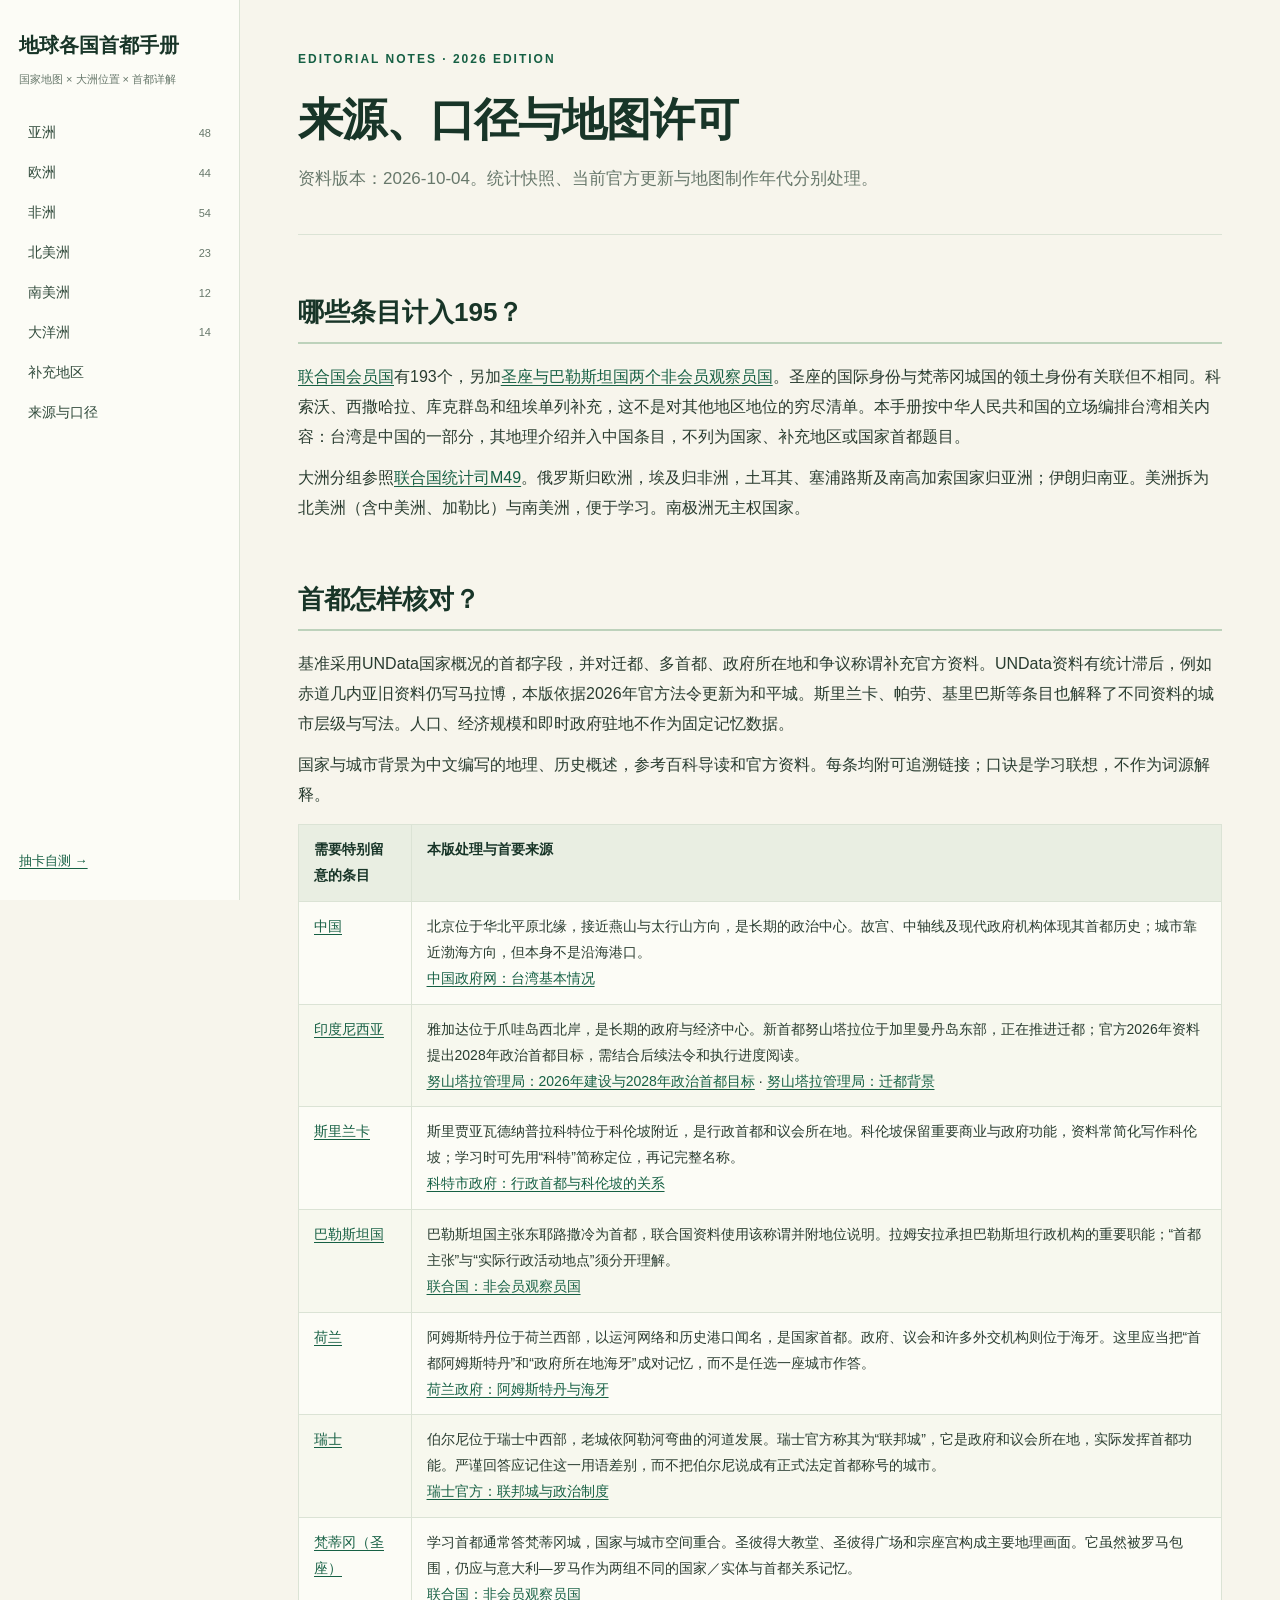
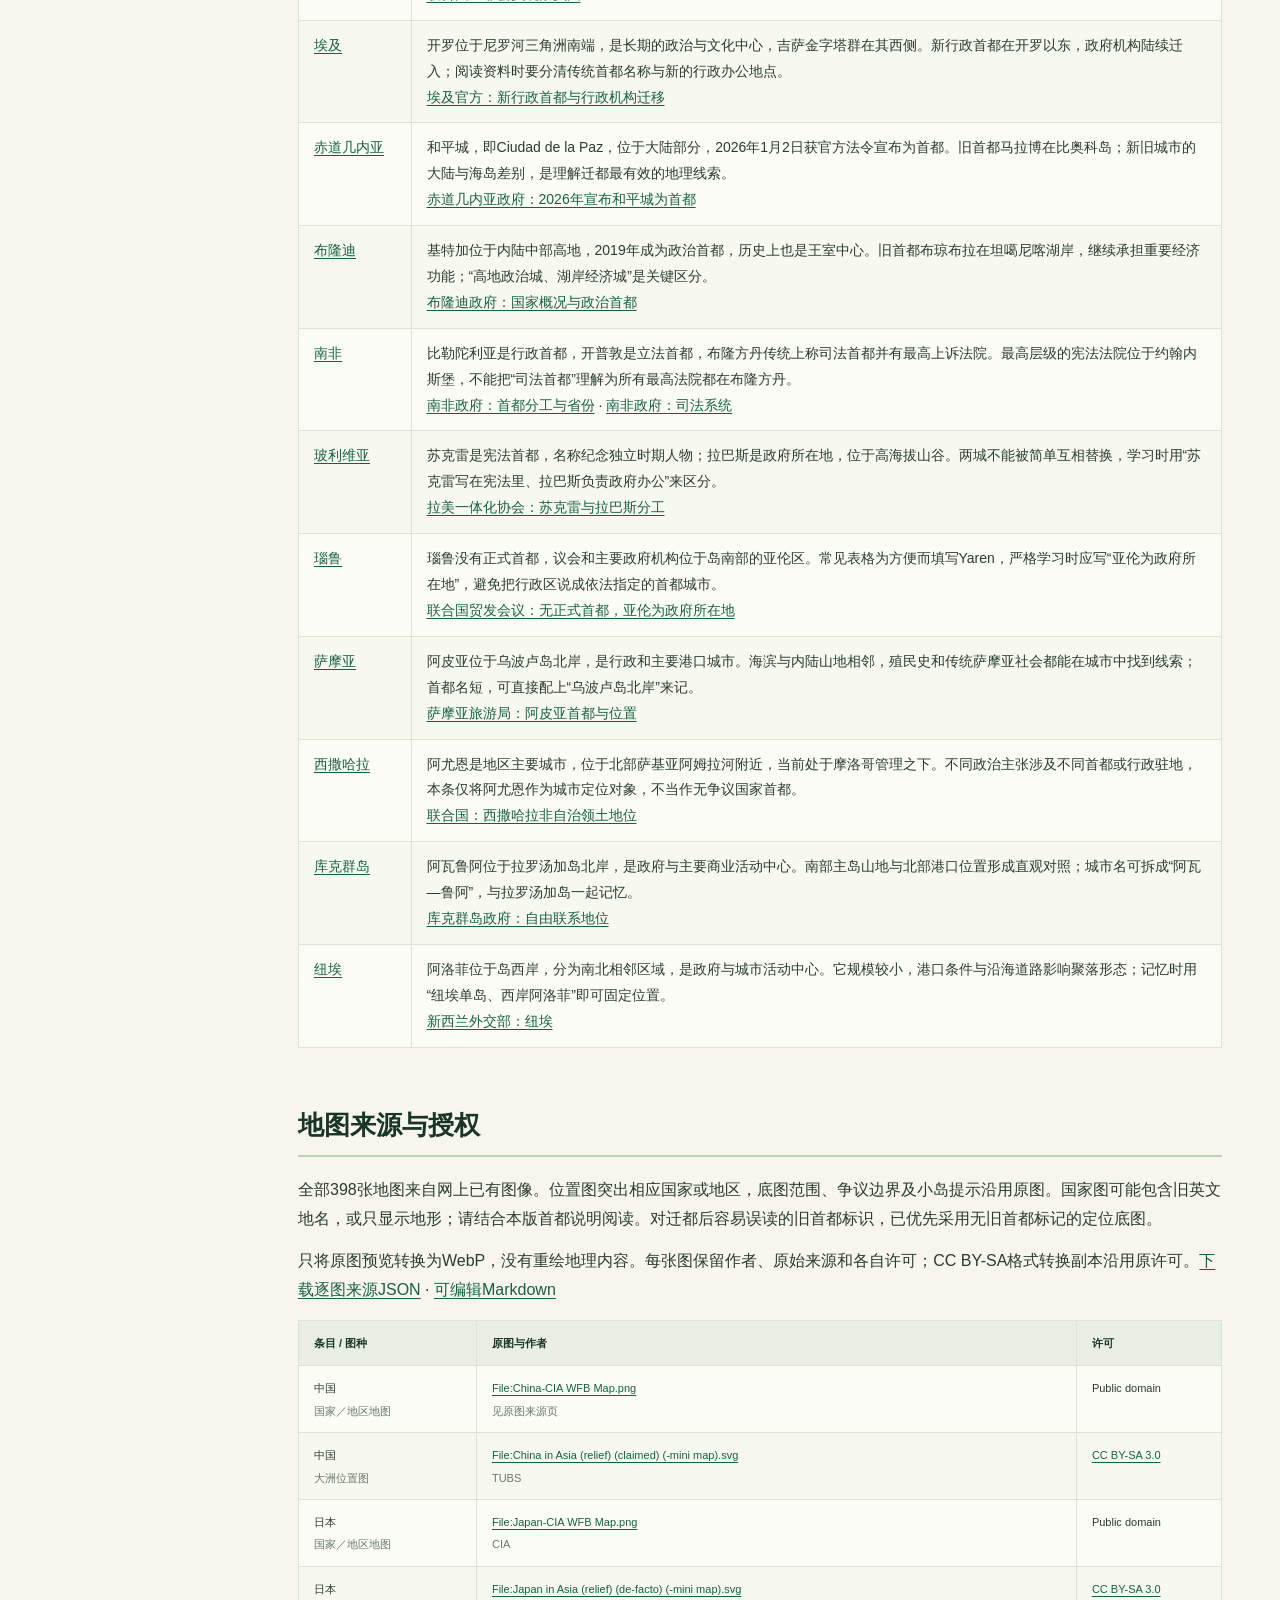
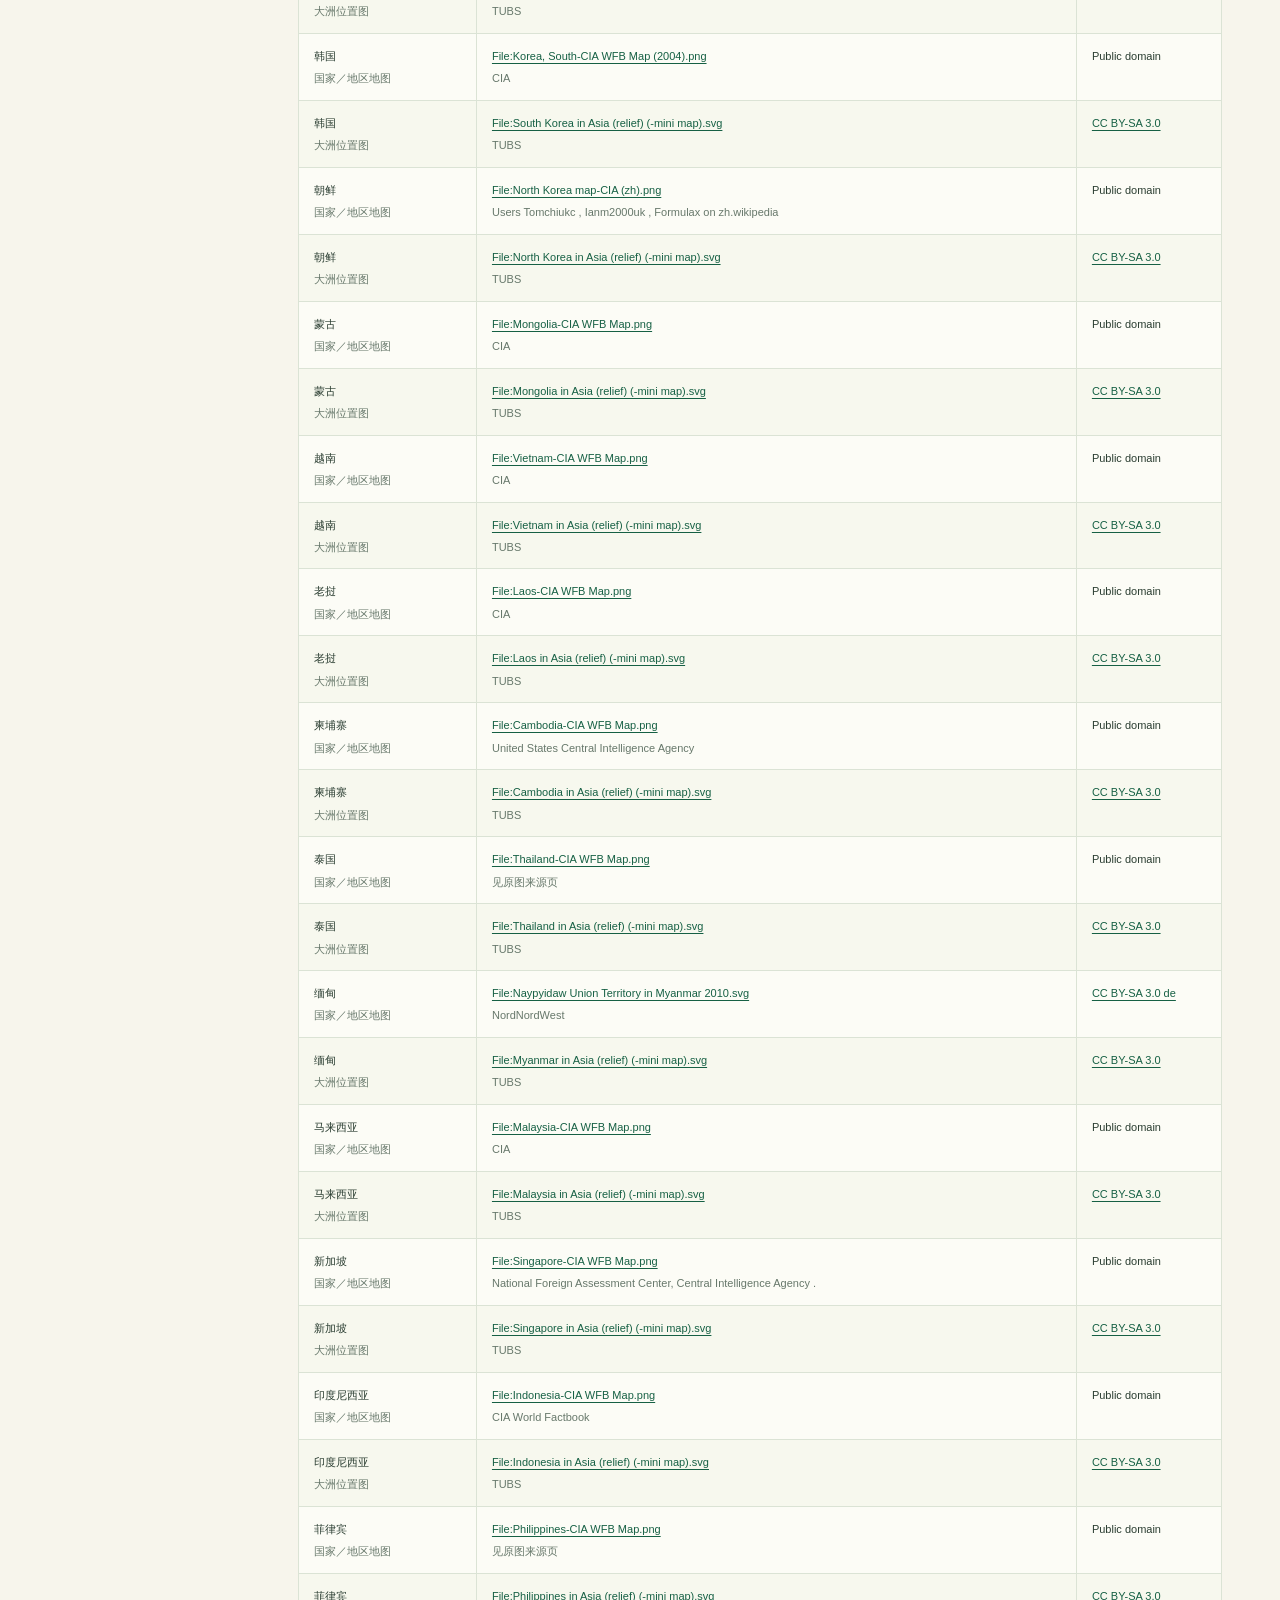
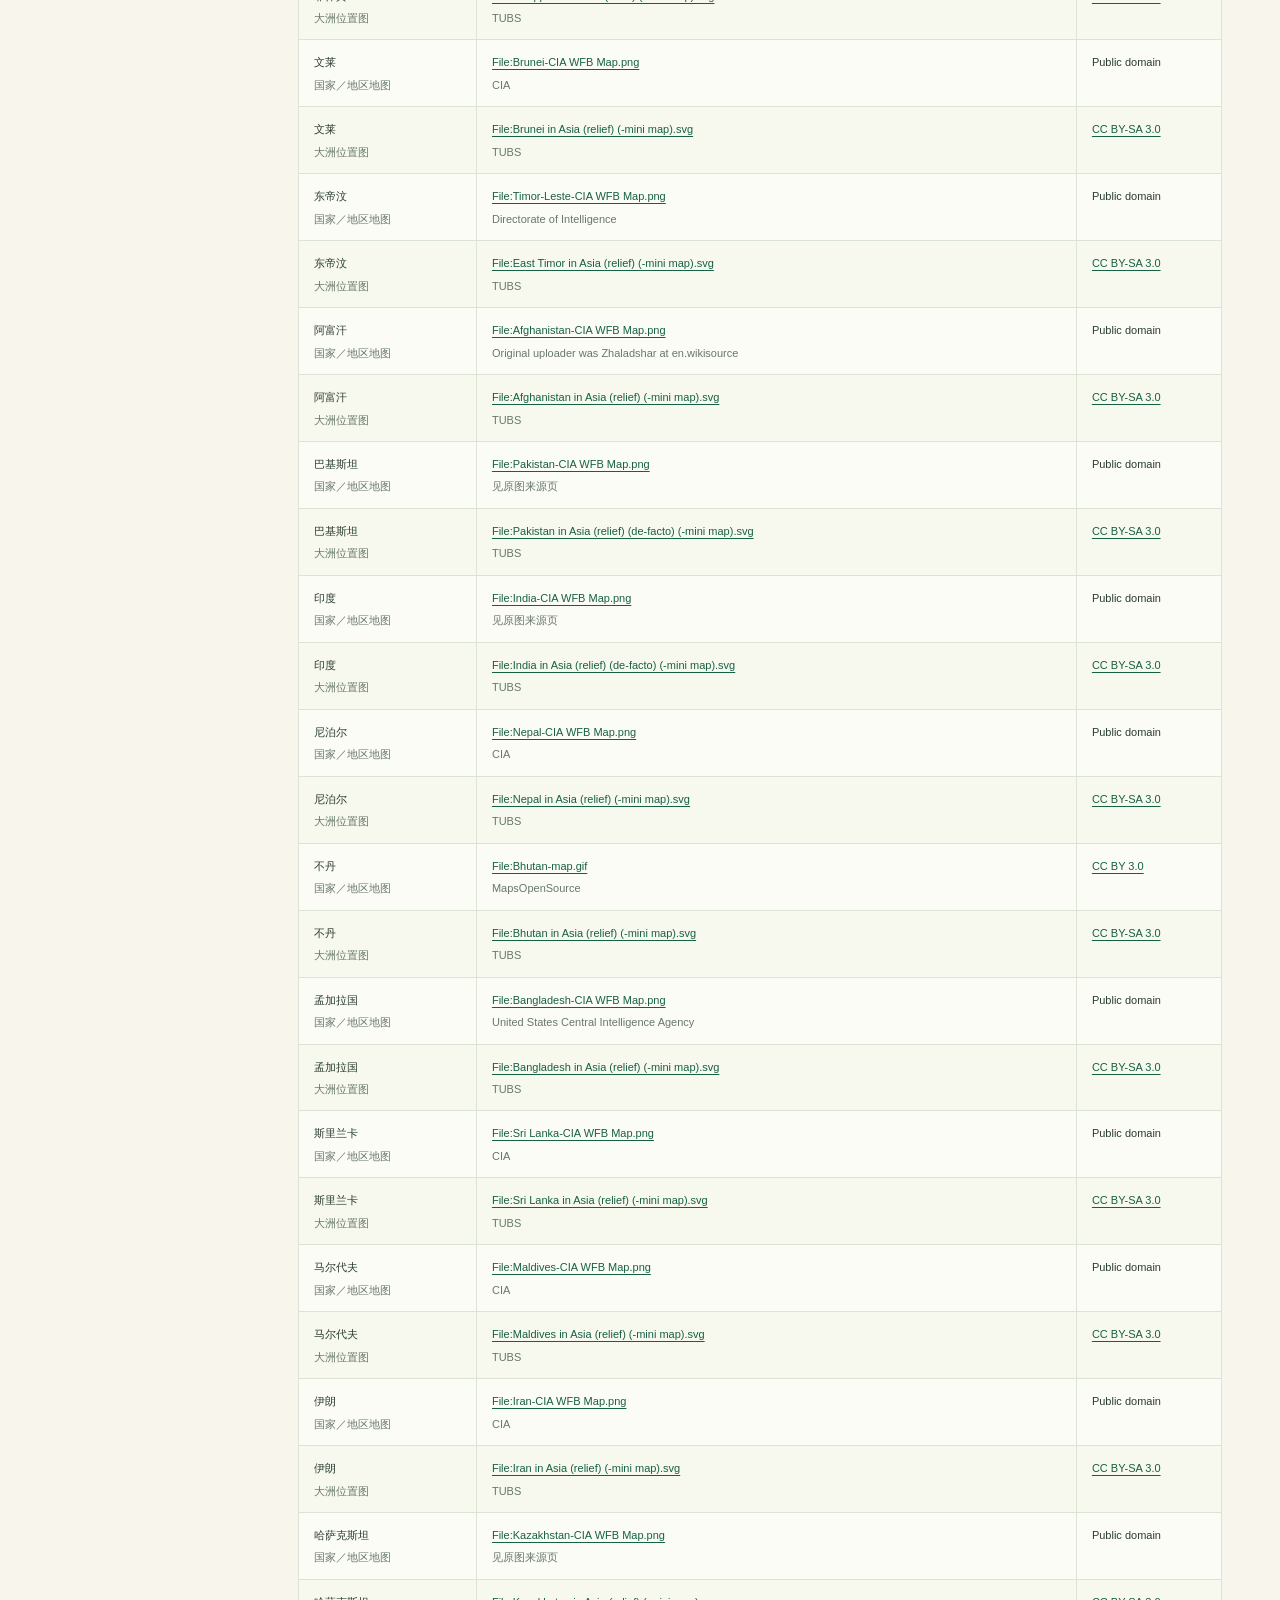
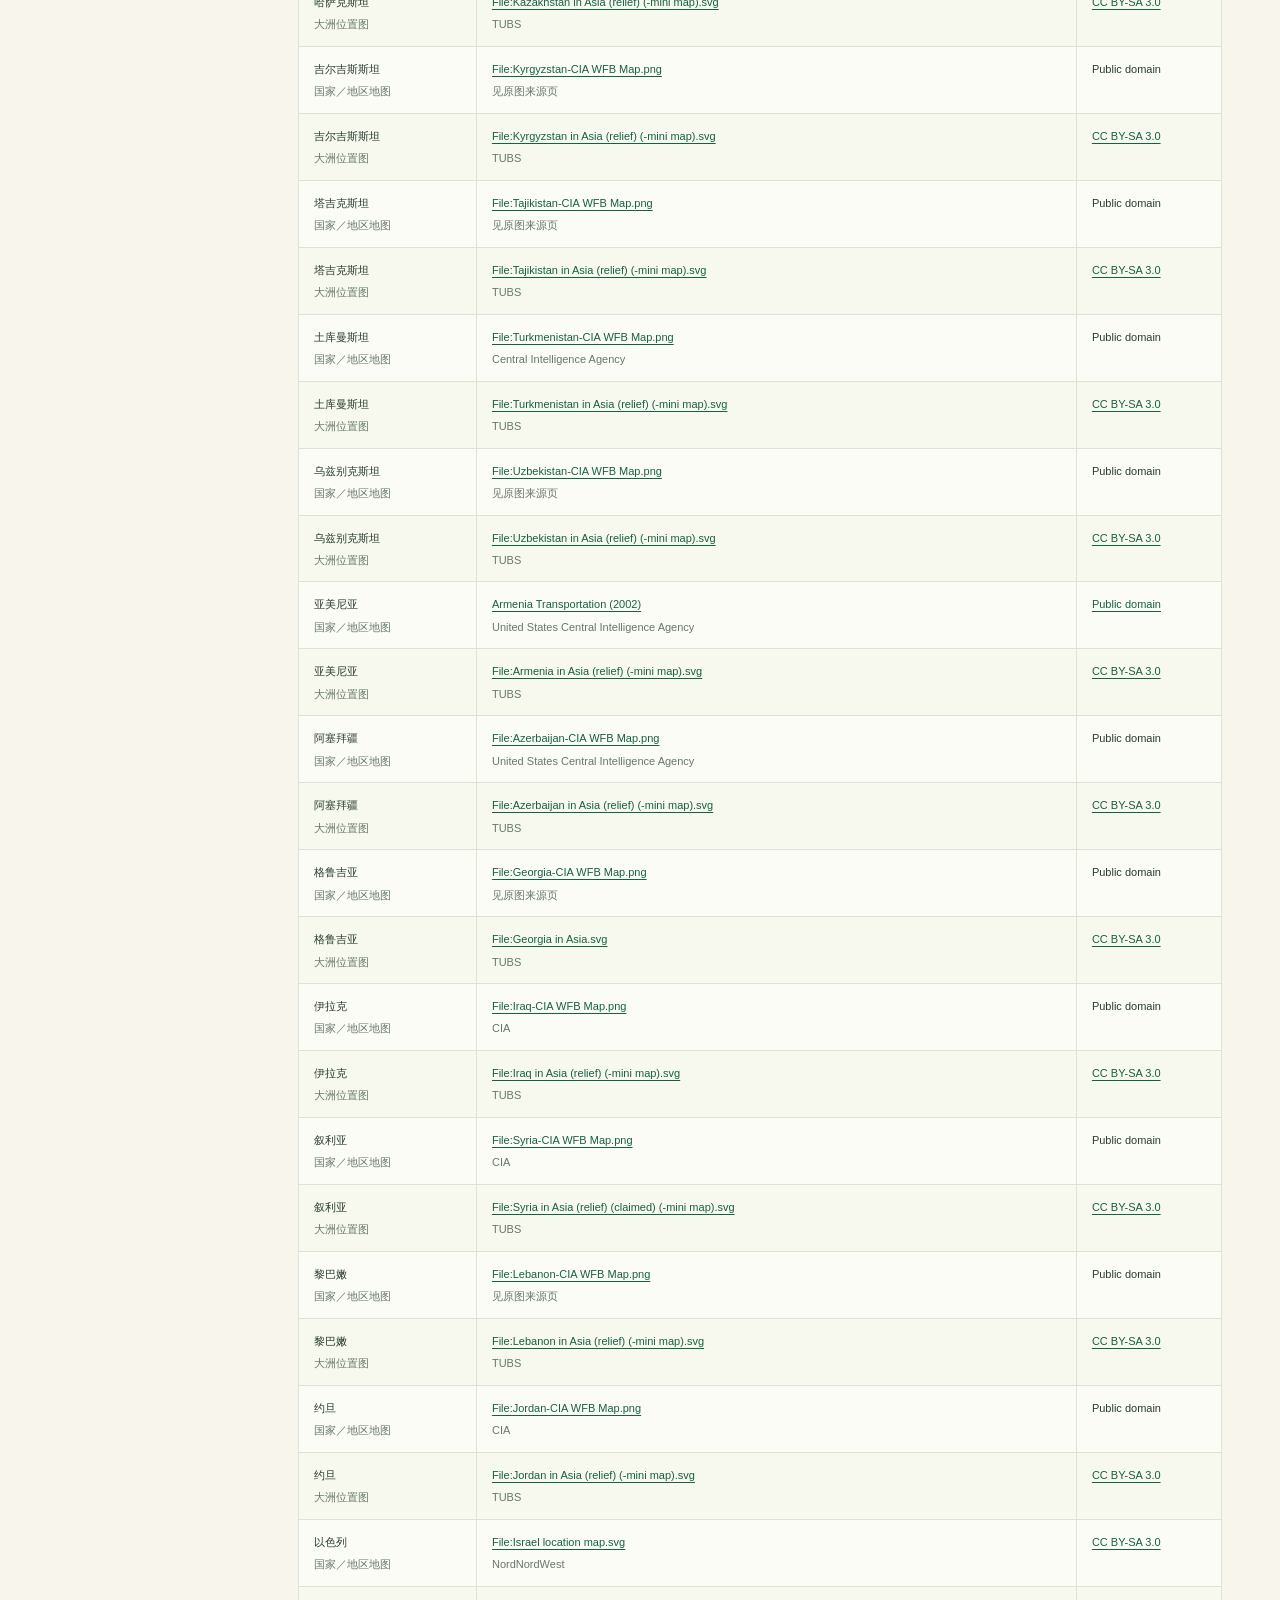
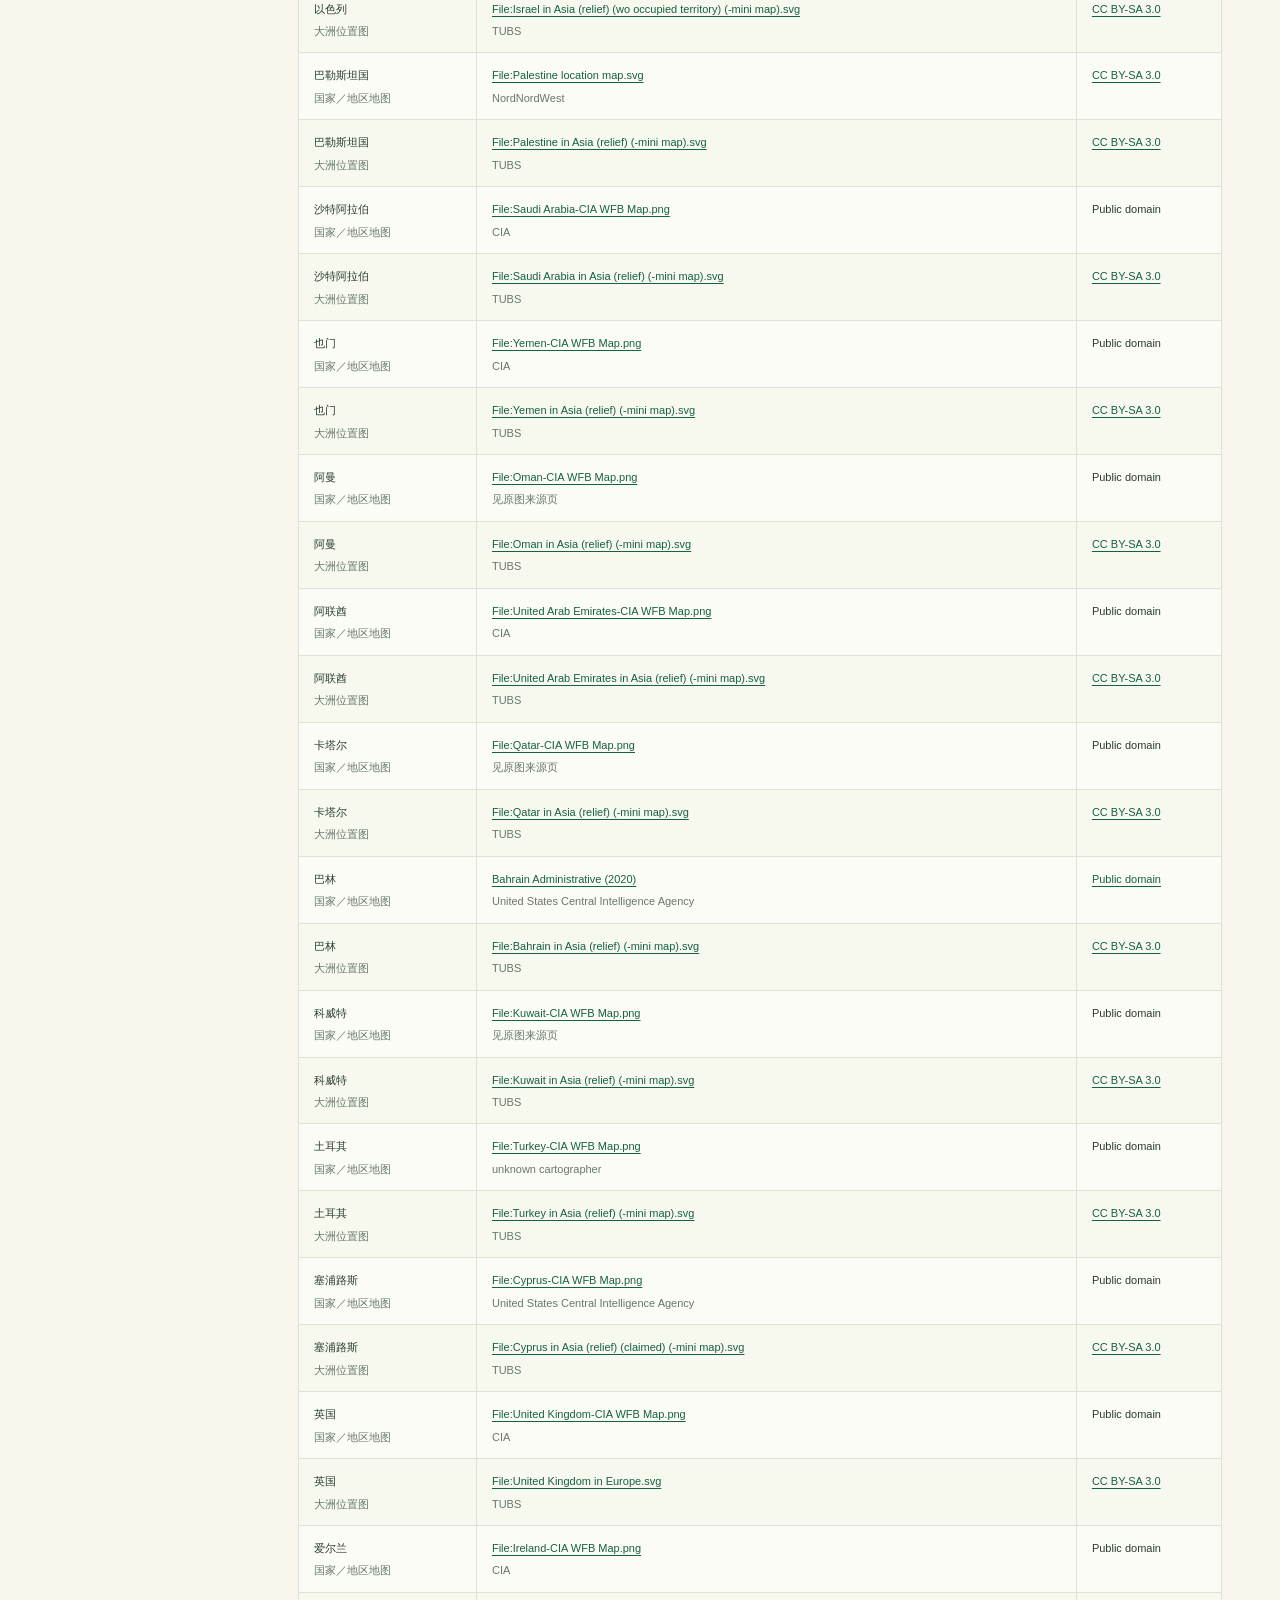
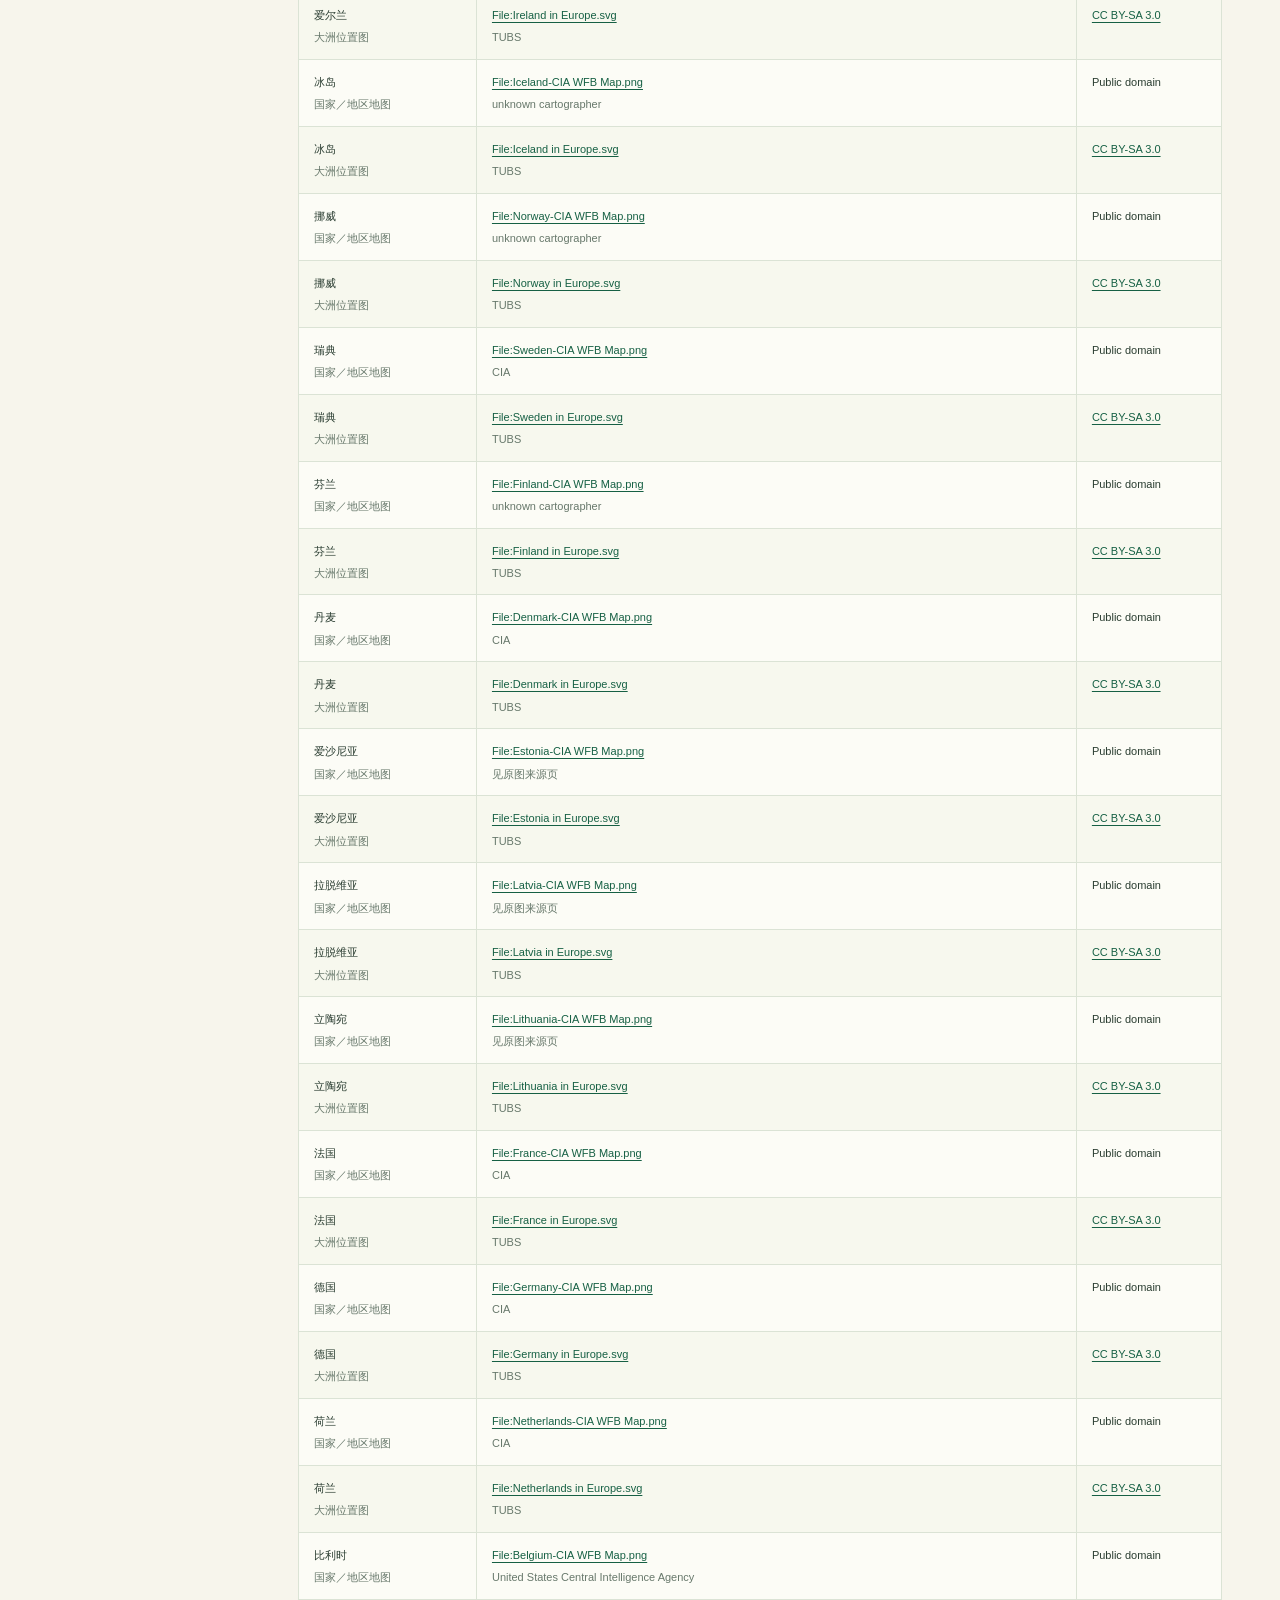
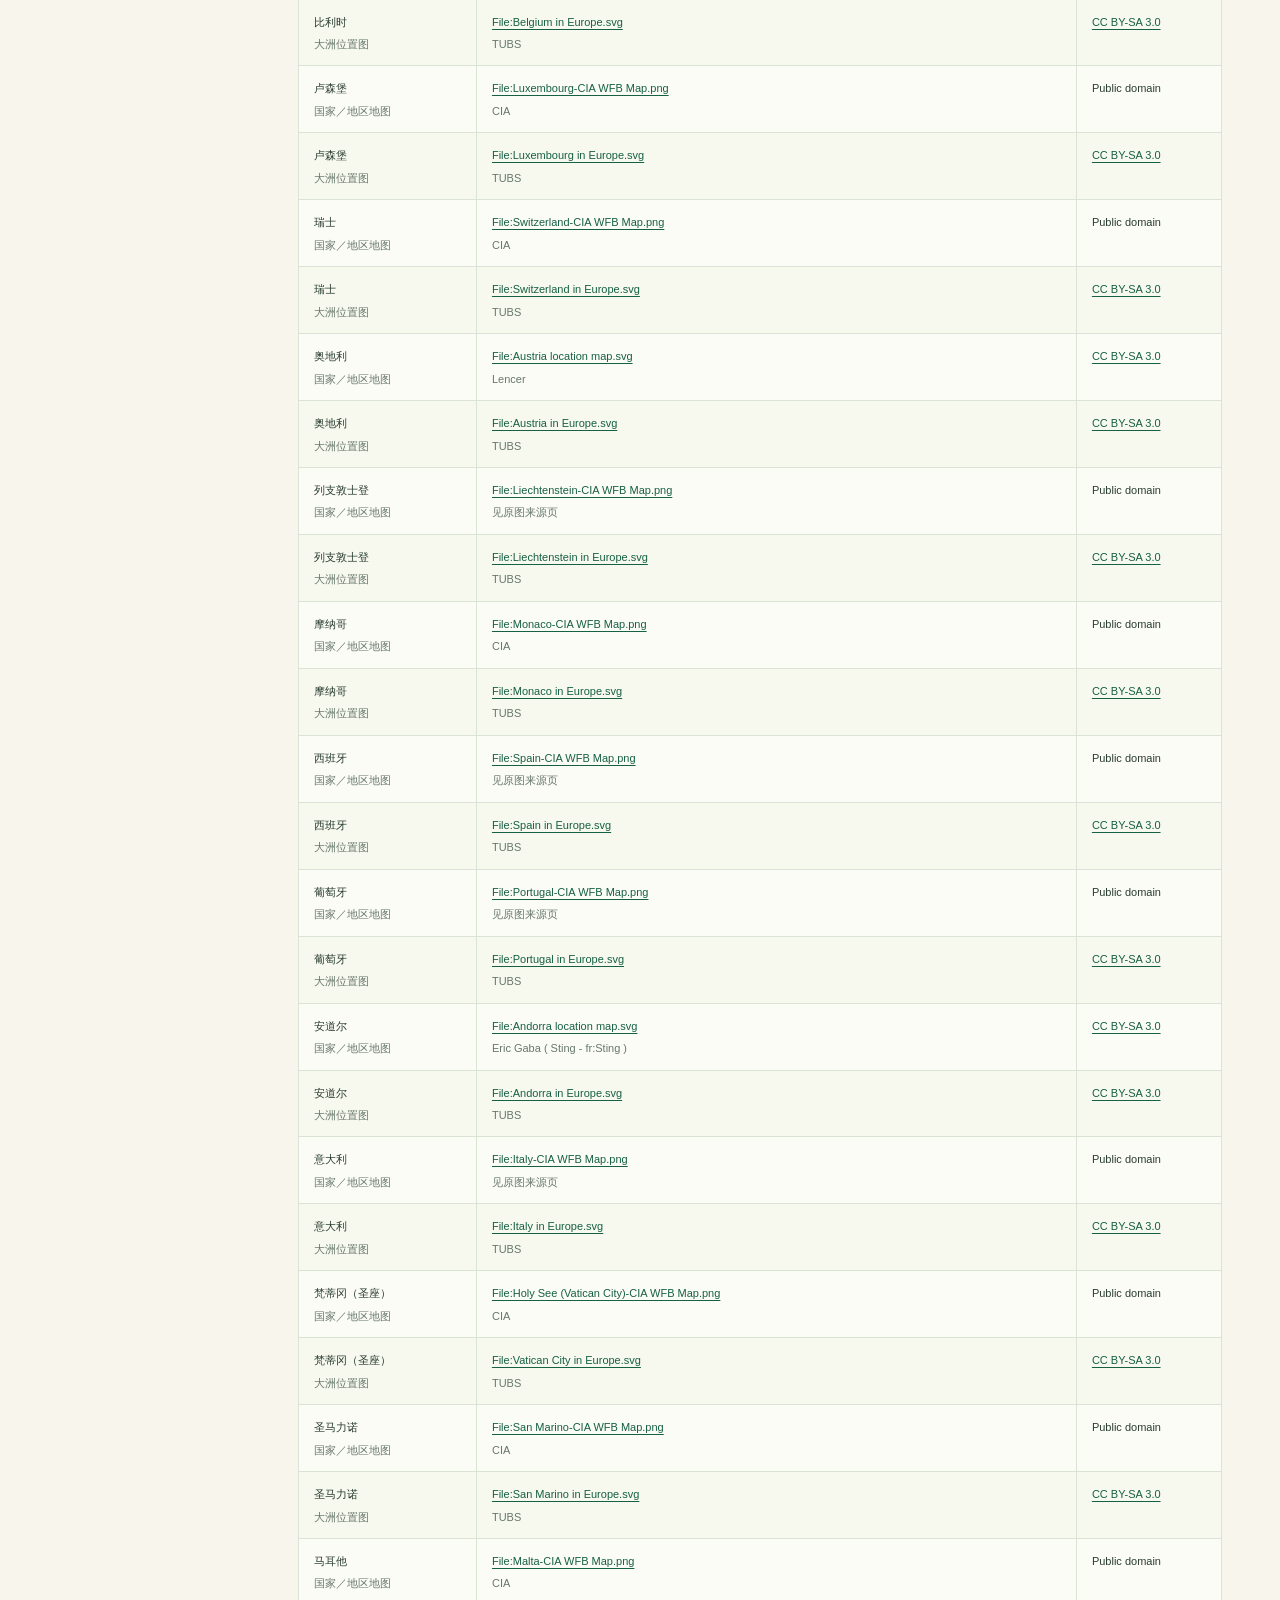
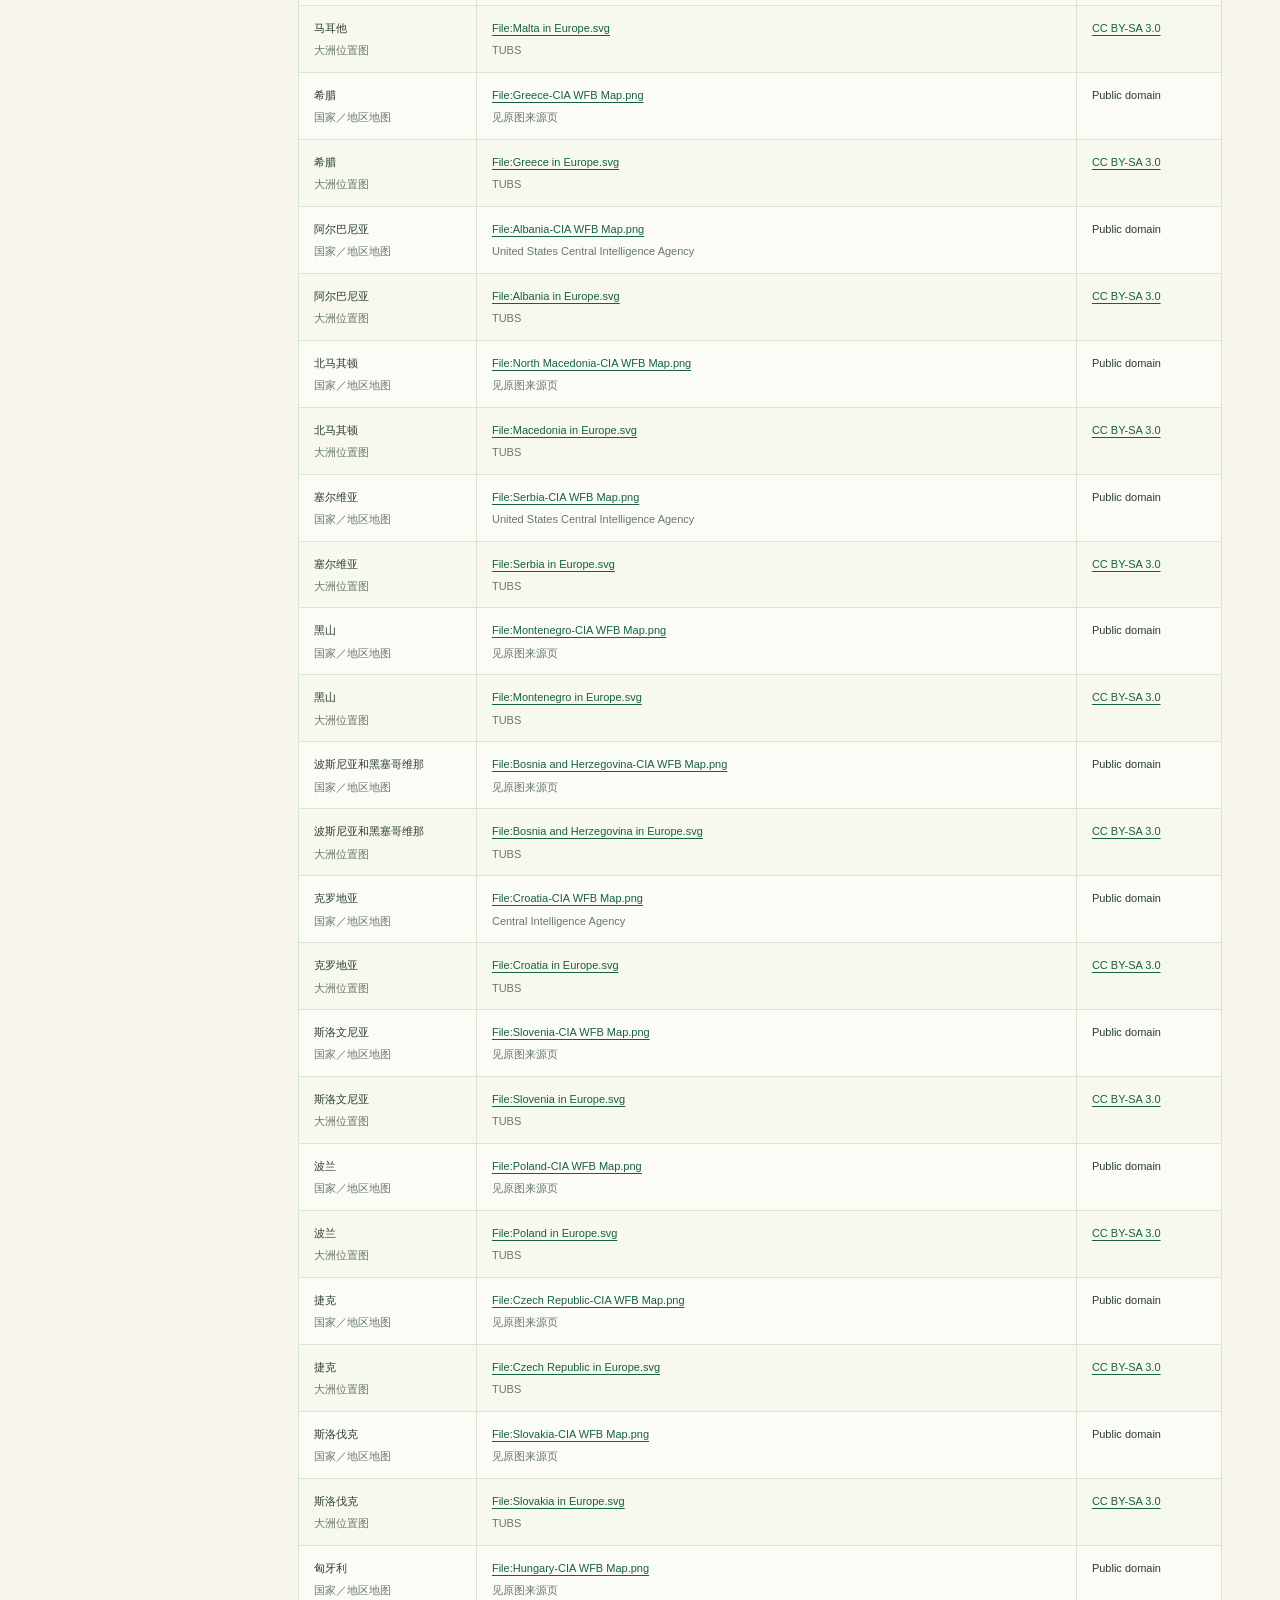
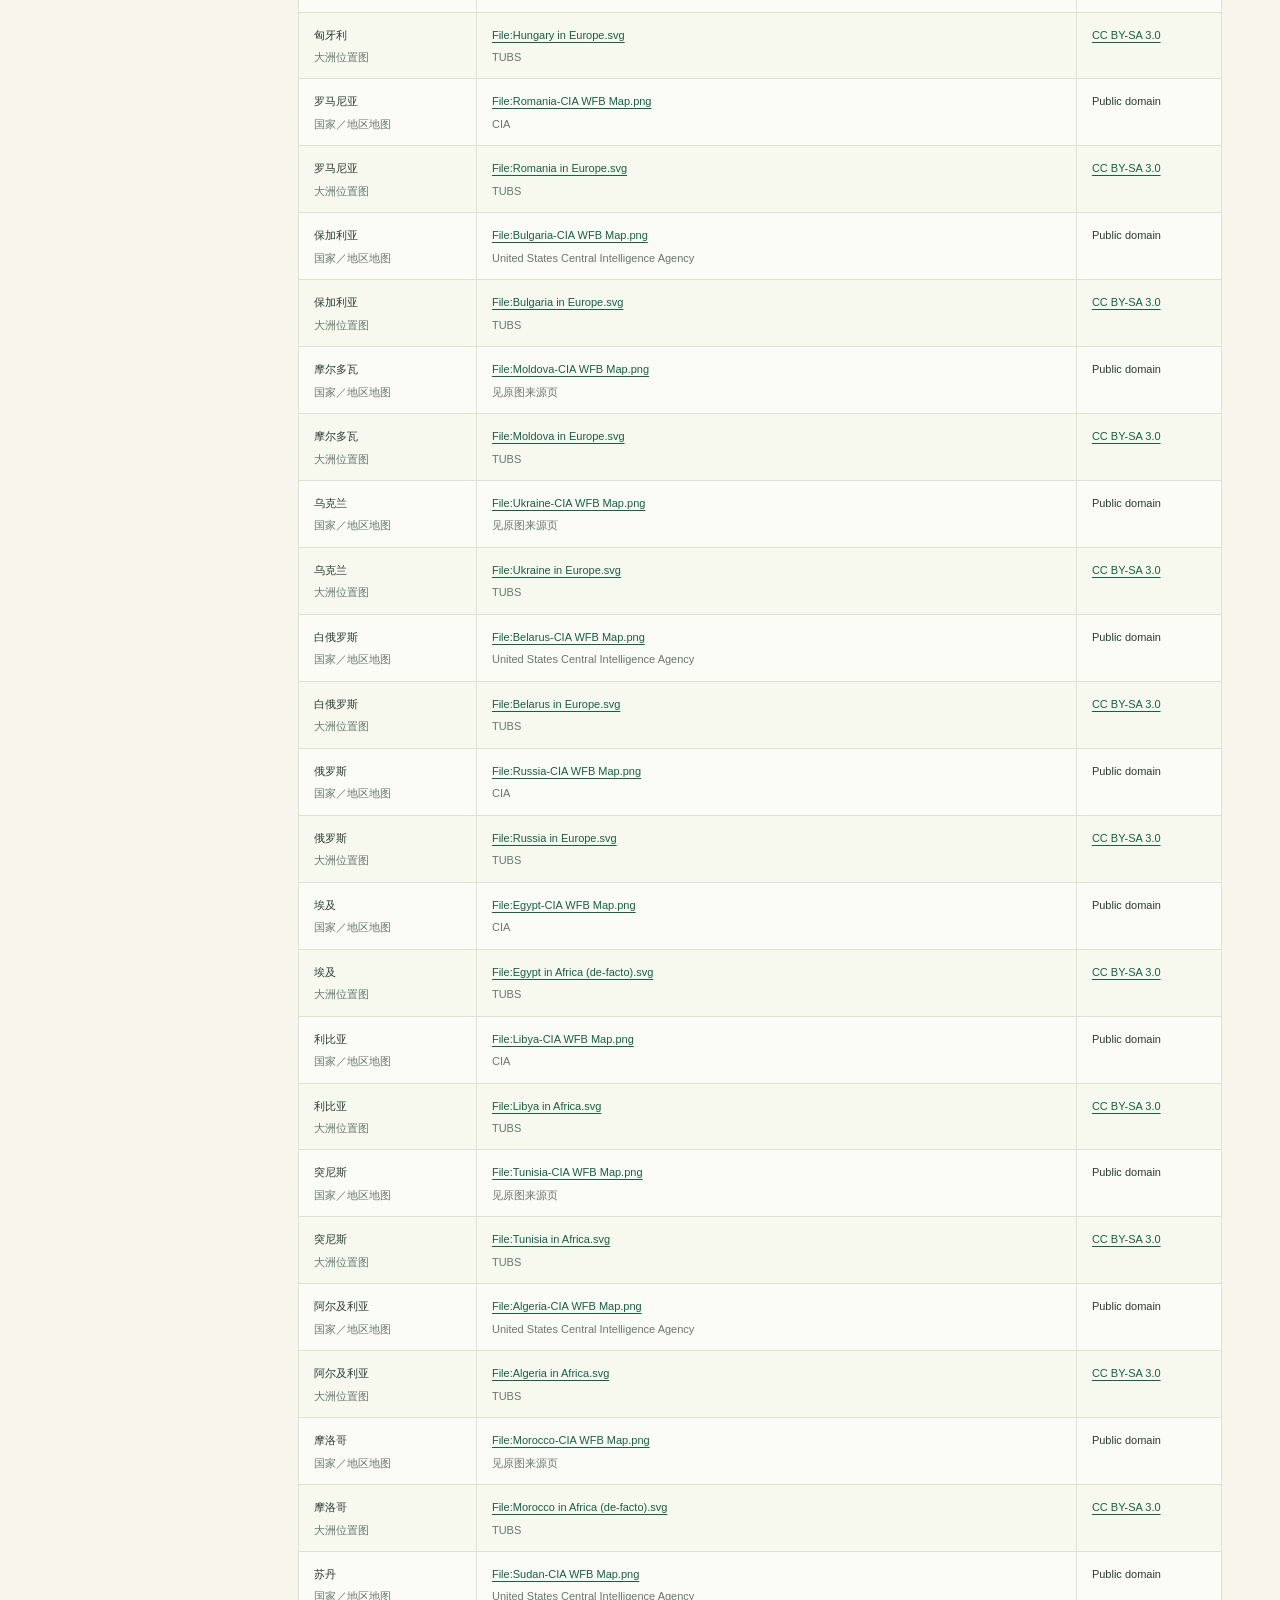
<file: sources.html>
<!doctype html><html lang="zh-CN"><head><meta charset="utf-8"><meta name="viewport" content="width=device-width,initial-scale=1"><meta name="description" content="世界195个国家主条目与4个补充地区的地图、首都、详细介绍和记忆自测。"><meta name="theme-color" content="#166044"><title>来源与口径 · 地球各国首都手册</title><link rel="stylesheet" href="assets/style.css?v=earth1"></head><body><aside><a class="brand" href="index.html">地球各国首都手册<small>国家地图 × 大洲位置 × 首都详解</small></a><nav aria-label="手册目录"><a href="asia.html">亚洲<span>48</span></a><a href="europe.html">欧洲<span>44</span></a><a href="africa.html">非洲<span>54</span></a><a href="north-america.html">北美洲<span>23</span></a><a href="south-america.html">南美洲<span>12</span></a><a href="oceania.html">大洋洲<span>14</span></a><a href="extensions.html">补充地区<span></span></a><a href="sources.html">来源与口径<span></span></a></nav><a class="aside-bottom" href="index.html#practice">抽卡自测 →</a></aside><main><header class="cover"><div class="eyebrow">EDITORIAL NOTES · 2026 EDITION</div><h1>来源、口径与地图许可</h1><p>资料版本：2026-10-04。统计快照、当前官方更新与地图制作年代分别处理。</p></header><h2 class="chapter">哪些条目计入195？</h2><p><a href="https://www.un.org/en/about-us/member-states" target="_blank" rel="noopener">联合国会员国</a>有193个，另加<a href="https://www.un.org/en/about-us/non-member-states" target="_blank" rel="noopener">圣座与巴勒斯坦国两个非会员观察员国</a>。圣座的国际身份与梵蒂冈城国的领土身份有关联但不相同。科索沃、西撒哈拉、库克群岛和纽埃单列补充，这不是对其他地区地位的穷尽清单。本手册按中华人民共和国的立场编排台湾相关内容：台湾是中国的一部分，其地理介绍并入中国条目，不列为国家、补充地区或国家首都题目。</p><p>大洲分组参照<a href="https://unstats.un.org/unsd/methodology/m49/overview/" target="_blank" rel="noopener">联合国统计司M49</a>。俄罗斯归欧洲，埃及归非洲，土耳其、塞浦路斯及南高加索国家归亚洲；伊朗归南亚。美洲拆为北美洲（含中美洲、加勒比）与南美洲，便于学习。南极洲无主权国家。</p><h2 class="chapter">首都怎样核对？</h2><p>基准采用UNData国家概况的首都字段，并对迁都、多首都、政府所在地和争议称谓补充官方资料。UNData资料有统计滞后，例如赤道几内亚旧资料仍写马拉博，本版依据2026年官方法令更新为和平城。斯里兰卡、帕劳、基里巴斯等条目也解释了不同资料的城市层级与写法。人口、经济规模和即时政府驻地不作为固定记忆数据。</p><p>国家与城市背景为中文编写的地理、历史概述，参考百科导读和官方资料。每条均附可追溯链接；口诀是学习联想，不作为词源解释。</p><div class="table-scroll"><table><thead><tr><th>需要特别留意的条目</th><th>本版处理与首要来源</th></tr></thead><tbody><tr><td><a href="asia.html#country-cn">中国</a></td><td>北京位于华北平原北缘，接近燕山与太行山方向，是长期的政治中心。故宫、中轴线及现代政府机构体现其首都历史；城市靠近渤海方向，但本身不是沿海港口。<br><a href="https://www.gov.cn/guoqing/2020-07/28/content_5530577.htm" target="_blank" rel="noopener">中国政府网：台湾基本情况</a></td></tr><tr><td><a href="asia.html#country-id">印度尼西亚</a></td><td>雅加达位于爪哇岛西北岸，是长期的政府与经济中心。新首都努山塔拉位于加里曼丹岛东部，正在推进迁都；官方2026年资料提出2028年政治首都目标，需结合后续法令和执行进度阅读。<br><a href="https://www.ikn.go.id/storage/press-release/2026/20260106-siaran-pers-dipa-apel-perdana-2026%2C-otorita-ikn-tegaskan-transformasi-asn-menuju-ibu-kota-politik-2028.pdf" target="_blank" rel="noopener">努山塔拉管理局：2026年建设与2028年政治首都目标</a> · <a href="https://ikn.go.id/en/tentang" target="_blank" rel="noopener">努山塔拉管理局：迁都背景</a></td></tr><tr><td><a href="asia.html#country-lk">斯里兰卡</a></td><td>斯里贾亚瓦德纳普拉科特位于科伦坡附近，是行政首都和议会所在地。科伦坡保留重要商业与政府功能，资料常简化写作科伦坡；学习时可先用“科特”简称定位，再记完整名称。<br><a href="https://www.kotte.mc.gov.lk/index.php?Itemid=175&amp;id=25&amp;lang=en&amp;option=com_content&amp;view=article" target="_blank" rel="noopener">科特市政府：行政首都与科伦坡的关系</a></td></tr><tr><td><a href="asia.html#country-ps">巴勒斯坦国</a></td><td>巴勒斯坦国主张东耶路撒冷为首都，联合国资料使用该称谓并附地位说明。拉姆安拉承担巴勒斯坦行政机构的重要职能；“首都主张”与“实际行政活动地点”须分开理解。<br><a href="https://www.un.org/en/about-us/non-member-states" target="_blank" rel="noopener">联合国：非会员观察员国</a></td></tr><tr><td><a href="europe.html#country-nl">荷兰</a></td><td>阿姆斯特丹位于荷兰西部，以运河网络和历史港口闻名，是国家首都。政府、议会和许多外交机构则位于海牙。这里应当把“首都阿姆斯特丹”和“政府所在地海牙”成对记忆，而不是任选一座城市作答。<br><a href="https://www.government.nl/binaries/government/documenten/publications/2017/04/21/culture-at-a-first-glance/CIB2015_ENG_publicatie_v8_DEF.pdf" target="_blank" rel="noopener">荷兰政府：阿姆斯特丹与海牙</a></td></tr><tr><td><a href="europe.html#country-ch">瑞士</a></td><td>伯尔尼位于瑞士中西部，老城依阿勒河弯曲的河道发展。瑞士官方称其为“联邦城”，它是政府和议会所在地，实际发挥首都功能。严谨回答应记住这一用语差别，而不把伯尔尼说成有正式法定首都称号的城市。<br><a href="https://www.aboutswitzerland.eda.admin.ch/en/political-system" target="_blank" rel="noopener">瑞士官方：联邦城与政治制度</a></td></tr><tr><td><a href="europe.html#country-va">梵蒂冈（圣座）</a></td><td>学习首都通常答梵蒂冈城，国家与城市空间重合。圣彼得大教堂、圣彼得广场和宗座宫构成主要地理画面。它虽然被罗马包围，仍应与意大利—罗马作为两组不同的国家／实体与首都关系记忆。<br><a href="https://www.un.org/en/about-us/non-member-states" target="_blank" rel="noopener">联合国：非会员观察员国</a></td></tr><tr><td><a href="africa.html#country-eg">埃及</a></td><td>开罗位于尼罗河三角洲南端，是长期的政治与文化中心，吉萨金字塔群在其西侧。新行政首都在开罗以东，政府机构陆续迁入；阅读资料时要分清传统首都名称与新的行政办公地点。<br><a href="https://sis.gov.eg/en/media-center/press-releases/sis-refutes-economist-report-nac-is-an-integrated-development-project-serving-all-egyptians/" target="_blank" rel="noopener">埃及官方：新行政首都与行政机构迁移</a></td></tr><tr><td><a href="africa.html#country-gq">赤道几内亚</a></td><td>和平城，即Ciudad de la Paz，位于大陆部分，2026年1月2日获官方法令宣布为首都。旧首都马拉博在比奥科岛；新旧城市的大陆与海岛差别，是理解迁都最有效的地理线索。<br><a href="https://www.guineaecuatorialpress.com/index.php/noticias/el_presidente_de_la_republica_proclama_la_ciudad_de_la_paz_como_capital_de_la_republica_de_guinea_ecuatorial_con_la_firma_de_un_decreto_ley" target="_blank" rel="noopener">赤道几内亚政府：2026年宣布和平城为首都</a></td></tr><tr><td><a href="africa.html#country-bi">布隆迪</a></td><td>基特加位于内陆中部高地，2019年成为政治首都，历史上也是王室中心。旧首都布琼布拉在坦噶尼喀湖岸，继续承担重要经济功能；“高地政治城、湖岸经济城”是关键区分。<br><a href="https://primature.gov.bi/presentation-generale/" target="_blank" rel="noopener">布隆迪政府：国家概况与政治首都</a></td></tr><tr><td><a href="africa.html#country-za">南非</a></td><td>比勒陀利亚是行政首都，开普敦是立法首都，布隆方丹传统上称司法首都并有最高上诉法院。最高层级的宪法法院位于约翰内斯堡，不能把“司法首都”理解为所有最高法院都在布隆方丹。<br><a href="https://www.gov.za/about-sa/south-africas-provinces" target="_blank" rel="noopener">南非政府：首都分工与省份</a> · <a href="https://www.gov.za/about-sa/government-systems" target="_blank" rel="noopener">南非政府：司法系统</a></td></tr><tr><td><a href="south-america.html#country-bo">玻利维亚</a></td><td>苏克雷是宪法首都，名称纪念独立时期人物；拉巴斯是政府所在地，位于高海拔山谷。两城不能被简单互相替换，学习时用“苏克雷写在宪法里、拉巴斯负责政府办公”来区分。<br><a href="https://www2.aladi.org/nsfaladi/dirinter.nsf/Vrepresentacionesweb/Bolivia" target="_blank" rel="noopener">拉美一体化协会：苏克雷与拉巴斯分工</a></td></tr><tr><td><a href="oceania.html#country-nr">瑙鲁</a></td><td>瑙鲁没有正式首都，议会和主要政府机构位于岛南部的亚伦区。常见表格为方便而填写Yaren，严格学习时应写“亚伦为政府所在地”，避免把行政区说成依法指定的首都城市。<br><a href="https://dgff2021.unctad.org/nauru/" target="_blank" rel="noopener">联合国贸发会议：无正式首都，亚伦为政府所在地</a></td></tr><tr><td><a href="oceania.html#country-ws">萨摩亚</a></td><td>阿皮亚位于乌波卢岛北岸，是行政和主要港口城市。海滨与内陆山地相邻，殖民史和传统萨摩亚社会都能在城市中找到线索；首都名短，可直接配上“乌波卢岛北岸”来记。<br><a href="https://www.samoa.travel/discover/the-islands-of-samoa/upolu-island/apia/" target="_blank" rel="noopener">萨摩亚旅游局：阿皮亚首都与位置</a></td></tr><tr><td><a href="extensions.html#country-eh">西撒哈拉</a></td><td>阿尤恩是地区主要城市，位于北部萨基亚阿姆拉河附近，当前处于摩洛哥管理之下。不同政治主张涉及不同首都或行政驻地，本条仅将阿尤恩作为城市定位对象，不当作无争议国家首都。<br><a href="https://www.un.org/dppa/decolonization/en/nsgt/western-sahara" target="_blank" rel="noopener">联合国：西撒哈拉非自治领土地位</a></td></tr><tr><td><a href="extensions.html#country-ck">库克群岛</a></td><td>阿瓦鲁阿位于拉罗汤加岛北岸，是政府与主要商业活动中心。南部主岛山地与北部港口位置形成直观对照；城市名可拆成“阿瓦—鲁阿”，与拉罗汤加岛一起记忆。<br><a href="https://www.pmoffice.gov.ck/2026/04/01/cook-islands-and-new-zealand-sign-declaration-on-defence-and-security/" target="_blank" rel="noopener">库克群岛政府：自由联系地位</a></td></tr><tr><td><a href="extensions.html#country-nu">纽埃</a></td><td>阿洛菲位于岛西岸，分为南北相邻区域，是政府与城市活动中心。它规模较小，港口条件与沿海道路影响聚落形态；记忆时用“纽埃单岛、西岸阿洛菲”即可固定位置。<br><a href="https://www.mfat.govt.nz/en/countries-and-regions/australia-and-pacific/niue" target="_blank" rel="noopener">新西兰外交部：纽埃</a></td></tr></tbody></table></div><h2 class="chapter">地图来源与授权</h2><p>全部398张地图来自网上已有图像。位置图突出相应国家或地区，底图范围、争议边界及小岛提示沿用原图。国家图可能包含旧英文地名，或只显示地形；请结合本版首都说明阅读。对迁都后容易误读的旧首都标识，已优先采用无旧首都标记的定位底图。</p><p>只将原图预览转换为WebP，没有重绘地理内容。每张图保留作者、原始来源和各自许可；CC BY-SA格式转换副本沿用原许可。<a href="map-sources.json" target="_blank" rel="noopener">下载逐图来源JSON</a> · <a href="handbook.md" target="_blank" rel="noopener">可编辑Markdown</a></p><div class="table-scroll"><table class="source-table"><thead><tr><th>条目 / 图种</th><th>原图与作者</th><th>许可</th></tr></thead><tbody><tr><td>中国<small>国家／地区地图</small></td><td><a href="https://commons.wikimedia.org/wiki/File:China-CIA_WFB_Map.png" target="_blank" rel="noopener">File:China-CIA WFB Map.png</a><small>见原图来源页</small></td><td>Public domain</td></tr><tr><td>中国<small>大洲位置图</small></td><td><a href="https://commons.wikimedia.org/wiki/File:China_in_Asia_(relief)_(claimed)_(-mini_map).svg" target="_blank" rel="noopener">File:China in Asia (relief) (claimed) (-mini map).svg</a><small>TUBS</small></td><td><a href="https://creativecommons.org/licenses/by-sa/3.0" target="_blank" rel="noopener">CC BY-SA 3.0</a></td></tr><tr><td>日本<small>国家／地区地图</small></td><td><a href="https://commons.wikimedia.org/wiki/File:Japan-CIA_WFB_Map.png" target="_blank" rel="noopener">File:Japan-CIA WFB Map.png</a><small>CIA</small></td><td>Public domain</td></tr><tr><td>日本<small>大洲位置图</small></td><td><a href="https://commons.wikimedia.org/wiki/File:Japan_in_Asia_(relief)_(de-facto)_(-mini_map).svg" target="_blank" rel="noopener">File:Japan in Asia (relief) (de-facto) (-mini map).svg</a><small>TUBS</small></td><td><a href="https://creativecommons.org/licenses/by-sa/3.0" target="_blank" rel="noopener">CC BY-SA 3.0</a></td></tr><tr><td>韩国<small>国家／地区地图</small></td><td><a href="https://commons.wikimedia.org/wiki/File:Korea,_South-CIA_WFB_Map_(2004).png" target="_blank" rel="noopener">File:Korea, South-CIA WFB Map (2004).png</a><small>CIA</small></td><td>Public domain</td></tr><tr><td>韩国<small>大洲位置图</small></td><td><a href="https://commons.wikimedia.org/wiki/File:South_Korea_in_Asia_(relief)_(-mini_map).svg" target="_blank" rel="noopener">File:South Korea in Asia (relief) (-mini map).svg</a><small>TUBS</small></td><td><a href="https://creativecommons.org/licenses/by-sa/3.0" target="_blank" rel="noopener">CC BY-SA 3.0</a></td></tr><tr><td>朝鲜<small>国家／地区地图</small></td><td><a href="https://commons.wikimedia.org/wiki/File:North_Korea_map-CIA_(zh).png" target="_blank" rel="noopener">File:North Korea map-CIA (zh).png</a><small>Users Tomchiukc , Ianm2000uk , Formulax on zh.wikipedia</small></td><td>Public domain</td></tr><tr><td>朝鲜<small>大洲位置图</small></td><td><a href="https://commons.wikimedia.org/wiki/File:North_Korea_in_Asia_(relief)_(-mini_map).svg" target="_blank" rel="noopener">File:North Korea in Asia (relief) (-mini map).svg</a><small>TUBS</small></td><td><a href="https://creativecommons.org/licenses/by-sa/3.0" target="_blank" rel="noopener">CC BY-SA 3.0</a></td></tr><tr><td>蒙古<small>国家／地区地图</small></td><td><a href="https://commons.wikimedia.org/wiki/File:Mongolia_CIA_map.png" target="_blank" rel="noopener">File:Mongolia-CIA WFB Map.png</a><small>CIA</small></td><td>Public domain</td></tr><tr><td>蒙古<small>大洲位置图</small></td><td><a href="https://commons.wikimedia.org/wiki/File:Mongolia_in_Asia_(relief)_(-mini_map).svg" target="_blank" rel="noopener">File:Mongolia in Asia (relief) (-mini map).svg</a><small>TUBS</small></td><td><a href="https://creativecommons.org/licenses/by-sa/3.0" target="_blank" rel="noopener">CC BY-SA 3.0</a></td></tr><tr><td>越南<small>国家／地区地图</small></td><td><a href="https://commons.wikimedia.org/wiki/File:Vietnam-CIA_WFB_Map.png" target="_blank" rel="noopener">File:Vietnam-CIA WFB Map.png</a><small>CIA</small></td><td>Public domain</td></tr><tr><td>越南<small>大洲位置图</small></td><td><a href="https://commons.wikimedia.org/wiki/File:Vietnam_in_Asia_(relief)_(-mini_map).svg" target="_blank" rel="noopener">File:Vietnam in Asia (relief) (-mini map).svg</a><small>TUBS</small></td><td><a href="https://creativecommons.org/licenses/by-sa/3.0" target="_blank" rel="noopener">CC BY-SA 3.0</a></td></tr><tr><td>老挝<small>国家／地区地图</small></td><td><a href="https://commons.wikimedia.org/wiki/File:Laos-CIA_WFB_Map.png" target="_blank" rel="noopener">File:Laos-CIA WFB Map.png</a><small>CIA</small></td><td>Public domain</td></tr><tr><td>老挝<small>大洲位置图</small></td><td><a href="https://commons.wikimedia.org/wiki/File:Laos_in_Asia_(relief)_(-mini_map).svg" target="_blank" rel="noopener">File:Laos in Asia (relief) (-mini map).svg</a><small>TUBS</small></td><td><a href="https://creativecommons.org/licenses/by-sa/3.0" target="_blank" rel="noopener">CC BY-SA 3.0</a></td></tr><tr><td>柬埔寨<small>国家／地区地图</small></td><td><a href="https://commons.wikimedia.org/wiki/File:Cambodia-CIA_WFB_Map.png" target="_blank" rel="noopener">File:Cambodia-CIA WFB Map.png</a><small>United States Central Intelligence Agency</small></td><td>Public domain</td></tr><tr><td>柬埔寨<small>大洲位置图</small></td><td><a href="https://commons.wikimedia.org/wiki/File:Cambodia_in_Asia_(relief)_(-mini_map).svg" target="_blank" rel="noopener">File:Cambodia in Asia (relief) (-mini map).svg</a><small>TUBS</small></td><td><a href="https://creativecommons.org/licenses/by-sa/3.0" target="_blank" rel="noopener">CC BY-SA 3.0</a></td></tr><tr><td>泰国<small>国家／地区地图</small></td><td><a href="https://commons.wikimedia.org/wiki/File:Thailand-CIA_WFB_Map.png" target="_blank" rel="noopener">File:Thailand-CIA WFB Map.png</a><small>见原图来源页</small></td><td>Public domain</td></tr><tr><td>泰国<small>大洲位置图</small></td><td><a href="https://commons.wikimedia.org/wiki/File:Thailand_in_Asia_(relief)_(-mini_map).svg" target="_blank" rel="noopener">File:Thailand in Asia (relief) (-mini map).svg</a><small>TUBS</small></td><td><a href="https://creativecommons.org/licenses/by-sa/3.0" target="_blank" rel="noopener">CC BY-SA 3.0</a></td></tr><tr><td>缅甸<small>国家／地区地图</small></td><td><a href="https://commons.wikimedia.org/wiki/File:Naypyidaw_Union_Territory_in_Myanmar_2010.svg" target="_blank" rel="noopener">File:Naypyidaw Union Territory in Myanmar 2010.svg</a><small>NordNordWest</small></td><td><a href="https://creativecommons.org/licenses/by-sa/3.0/de/deed.en" target="_blank" rel="noopener">CC BY-SA 3.0 de</a></td></tr><tr><td>缅甸<small>大洲位置图</small></td><td><a href="https://commons.wikimedia.org/wiki/File:Myanmar_in_Asia_(relief)_(-mini_map).svg" target="_blank" rel="noopener">File:Myanmar in Asia (relief) (-mini map).svg</a><small>TUBS</small></td><td><a href="https://creativecommons.org/licenses/by-sa/3.0" target="_blank" rel="noopener">CC BY-SA 3.0</a></td></tr><tr><td>马来西亚<small>国家／地区地图</small></td><td><a href="https://commons.wikimedia.org/wiki/File:Malaysia-CIA_WFB_Map.png" target="_blank" rel="noopener">File:Malaysia-CIA WFB Map.png</a><small>CIA</small></td><td>Public domain</td></tr><tr><td>马来西亚<small>大洲位置图</small></td><td><a href="https://commons.wikimedia.org/wiki/File:Malaysia_in_Asia_(relief)_(-mini_map).svg" target="_blank" rel="noopener">File:Malaysia in Asia (relief) (-mini map).svg</a><small>TUBS</small></td><td><a href="https://creativecommons.org/licenses/by-sa/3.0" target="_blank" rel="noopener">CC BY-SA 3.0</a></td></tr><tr><td>新加坡<small>国家／地区地图</small></td><td><a href="https://commons.wikimedia.org/wiki/File:CIA_World_Factbook_map_of_Singapore_(English).png" target="_blank" rel="noopener">File:Singapore-CIA WFB Map.png</a><small>National Foreign Assessment Center, Central Intelligence Agency .</small></td><td>Public domain</td></tr><tr><td>新加坡<small>大洲位置图</small></td><td><a href="https://commons.wikimedia.org/wiki/File:Singapore_in_Asia_(relief)_(-mini_map).svg" target="_blank" rel="noopener">File:Singapore in Asia (relief) (-mini map).svg</a><small>TUBS</small></td><td><a href="https://creativecommons.org/licenses/by-sa/3.0" target="_blank" rel="noopener">CC BY-SA 3.0</a></td></tr><tr><td>印度尼西亚<small>国家／地区地图</small></td><td><a href="https://commons.wikimedia.org/wiki/File:Indonesia-CIA_WFB_Map.png" target="_blank" rel="noopener">File:Indonesia-CIA WFB Map.png</a><small>CIA World Factbook</small></td><td>Public domain</td></tr><tr><td>印度尼西亚<small>大洲位置图</small></td><td><a href="https://commons.wikimedia.org/wiki/File:Indonesia_in_Asia_(relief)_(-mini_map).svg" target="_blank" rel="noopener">File:Indonesia in Asia (relief) (-mini map).svg</a><small>TUBS</small></td><td><a href="https://creativecommons.org/licenses/by-sa/3.0" target="_blank" rel="noopener">CC BY-SA 3.0</a></td></tr><tr><td>菲律宾<small>国家／地区地图</small></td><td><a href="https://commons.wikimedia.org/wiki/File:Philippines-CIA_WFB_Map.png" target="_blank" rel="noopener">File:Philippines-CIA WFB Map.png</a><small>见原图来源页</small></td><td>Public domain</td></tr><tr><td>菲律宾<small>大洲位置图</small></td><td><a href="https://commons.wikimedia.org/wiki/File:Philippines_in_Asia_(relief)_(-mini_map).svg" target="_blank" rel="noopener">File:Philippines in Asia (relief) (-mini map).svg</a><small>TUBS</small></td><td><a href="https://creativecommons.org/licenses/by-sa/3.0" target="_blank" rel="noopener">CC BY-SA 3.0</a></td></tr><tr><td>文莱<small>国家／地区地图</small></td><td><a href="https://commons.wikimedia.org/wiki/File:Brunei-CIA_WFB_Map.png" target="_blank" rel="noopener">File:Brunei-CIA WFB Map.png</a><small>CIA</small></td><td>Public domain</td></tr><tr><td>文莱<small>大洲位置图</small></td><td><a href="https://commons.wikimedia.org/wiki/File:Brunei_in_Asia_(relief)_(-mini_map).svg" target="_blank" rel="noopener">File:Brunei in Asia (relief) (-mini map).svg</a><small>TUBS</small></td><td><a href="https://creativecommons.org/licenses/by-sa/3.0" target="_blank" rel="noopener">CC BY-SA 3.0</a></td></tr><tr><td>东帝汶<small>国家／地区地图</small></td><td><a href="https://commons.wikimedia.org/wiki/File:Timor-Leste-CIA_WFB_Map.png" target="_blank" rel="noopener">File:Timor-Leste-CIA WFB Map.png</a><small>Directorate of Intelligence</small></td><td>Public domain</td></tr><tr><td>东帝汶<small>大洲位置图</small></td><td><a href="https://commons.wikimedia.org/wiki/File:East_Timor_in_Asia_(relief)_(-mini_map).svg" target="_blank" rel="noopener">File:East Timor in Asia (relief) (-mini map).svg</a><small>TUBS</small></td><td><a href="https://creativecommons.org/licenses/by-sa/3.0" target="_blank" rel="noopener">CC BY-SA 3.0</a></td></tr><tr><td>阿富汗<small>国家／地区地图</small></td><td><a href="https://commons.wikimedia.org/wiki/File:Afghanistan-CIA_WFB_Map.png" target="_blank" rel="noopener">File:Afghanistan-CIA WFB Map.png</a><small>Original uploader was Zhaladshar at en.wikisource</small></td><td>Public domain</td></tr><tr><td>阿富汗<small>大洲位置图</small></td><td><a href="https://commons.wikimedia.org/wiki/File:Afghanistan_in_Asia_(relief)_(-mini_map).svg" target="_blank" rel="noopener">File:Afghanistan in Asia (relief) (-mini map).svg</a><small>TUBS</small></td><td><a href="https://creativecommons.org/licenses/by-sa/3.0" target="_blank" rel="noopener">CC BY-SA 3.0</a></td></tr><tr><td>巴基斯坦<small>国家／地区地图</small></td><td><a href="https://commons.wikimedia.org/wiki/File:Pakistan-CIA_WFB_Map.png" target="_blank" rel="noopener">File:Pakistan-CIA WFB Map.png</a><small>见原图来源页</small></td><td>Public domain</td></tr><tr><td>巴基斯坦<small>大洲位置图</small></td><td><a href="https://commons.wikimedia.org/wiki/File:Pakistan_in_Asia_(relief)_(de-facto)_(-mini_map).svg" target="_blank" rel="noopener">File:Pakistan in Asia (relief) (de-facto) (-mini map).svg</a><small>TUBS</small></td><td><a href="https://creativecommons.org/licenses/by-sa/3.0" target="_blank" rel="noopener">CC BY-SA 3.0</a></td></tr><tr><td>印度<small>国家／地区地图</small></td><td><a href="https://commons.wikimedia.org/wiki/File:India-CIA_WFB_Map.png" target="_blank" rel="noopener">File:India-CIA WFB Map.png</a><small>见原图来源页</small></td><td>Public domain</td></tr><tr><td>印度<small>大洲位置图</small></td><td><a href="https://commons.wikimedia.org/wiki/File:India_in_Asia_(relief)_(de-facto)_(-mini_map).svg" target="_blank" rel="noopener">File:India in Asia (relief) (de-facto) (-mini map).svg</a><small>TUBS</small></td><td><a href="https://creativecommons.org/licenses/by-sa/3.0" target="_blank" rel="noopener">CC BY-SA 3.0</a></td></tr><tr><td>尼泊尔<small>国家／地区地图</small></td><td><a href="https://commons.wikimedia.org/wiki/File:Nepal-CIA_WFB_Map.png" target="_blank" rel="noopener">File:Nepal-CIA WFB Map.png</a><small>CIA</small></td><td>Public domain</td></tr><tr><td>尼泊尔<small>大洲位置图</small></td><td><a href="https://commons.wikimedia.org/wiki/File:Nepal_in_Asia_(relief)_(-mini_map).svg" target="_blank" rel="noopener">File:Nepal in Asia (relief) (-mini map).svg</a><small>TUBS</small></td><td><a href="https://creativecommons.org/licenses/by-sa/3.0" target="_blank" rel="noopener">CC BY-SA 3.0</a></td></tr><tr><td>不丹<small>国家／地区地图</small></td><td><a href="https://commons.wikimedia.org/wiki/File:Bhutan-map.gif" target="_blank" rel="noopener">File:Bhutan-map.gif</a><small>MapsOpenSource</small></td><td><a href="https://creativecommons.org/licenses/by/3.0" target="_blank" rel="noopener">CC BY 3.0</a></td></tr><tr><td>不丹<small>大洲位置图</small></td><td><a href="https://commons.wikimedia.org/wiki/File:Bhutan_in_Asia_(relief)_(-mini_map).svg" target="_blank" rel="noopener">File:Bhutan in Asia (relief) (-mini map).svg</a><small>TUBS</small></td><td><a href="https://creativecommons.org/licenses/by-sa/3.0" target="_blank" rel="noopener">CC BY-SA 3.0</a></td></tr><tr><td>孟加拉国<small>国家／地区地图</small></td><td><a href="https://commons.wikimedia.org/wiki/File:Bg-map.png" target="_blank" rel="noopener">File:Bangladesh-CIA WFB Map.png</a><small>United States Central Intelligence Agency</small></td><td>Public domain</td></tr><tr><td>孟加拉国<small>大洲位置图</small></td><td><a href="https://commons.wikimedia.org/wiki/File:Bangladesh_in_Asia_(relief)_(-mini_map).svg" target="_blank" rel="noopener">File:Bangladesh in Asia (relief) (-mini map).svg</a><small>TUBS</small></td><td><a href="https://creativecommons.org/licenses/by-sa/3.0" target="_blank" rel="noopener">CC BY-SA 3.0</a></td></tr><tr><td>斯里兰卡<small>国家／地区地图</small></td><td><a href="https://commons.wikimedia.org/wiki/File:Sri_Lanka-CIA_WFB_Map.png" target="_blank" rel="noopener">File:Sri Lanka-CIA WFB Map.png</a><small>CIA</small></td><td>Public domain</td></tr><tr><td>斯里兰卡<small>大洲位置图</small></td><td><a href="https://commons.wikimedia.org/wiki/File:Sri_Lanka_in_Asia_(relief)_(-mini_map).svg" target="_blank" rel="noopener">File:Sri Lanka in Asia (relief) (-mini map).svg</a><small>TUBS</small></td><td><a href="https://creativecommons.org/licenses/by-sa/3.0" target="_blank" rel="noopener">CC BY-SA 3.0</a></td></tr><tr><td>马尔代夫<small>国家／地区地图</small></td><td><a href="https://commons.wikimedia.org/wiki/File:Maldives-CIA_WFB_Map.png" target="_blank" rel="noopener">File:Maldives-CIA WFB Map.png</a><small>CIA</small></td><td>Public domain</td></tr><tr><td>马尔代夫<small>大洲位置图</small></td><td><a href="https://commons.wikimedia.org/wiki/File:Maldives_in_Asia_(relief)_(-mini_map).svg" target="_blank" rel="noopener">File:Maldives in Asia (relief) (-mini map).svg</a><small>TUBS</small></td><td><a href="https://creativecommons.org/licenses/by-sa/3.0" target="_blank" rel="noopener">CC BY-SA 3.0</a></td></tr><tr><td>伊朗<small>国家／地区地图</small></td><td><a href="https://commons.wikimedia.org/wiki/File:Iran-CIA_WFB_Map.png" target="_blank" rel="noopener">File:Iran-CIA WFB Map.png</a><small>CIA</small></td><td>Public domain</td></tr><tr><td>伊朗<small>大洲位置图</small></td><td><a href="https://commons.wikimedia.org/wiki/File:Iran_in_Asia_(relief)_(-mini_map).svg" target="_blank" rel="noopener">File:Iran in Asia (relief) (-mini map).svg</a><small>TUBS</small></td><td><a href="https://creativecommons.org/licenses/by-sa/3.0" target="_blank" rel="noopener">CC BY-SA 3.0</a></td></tr><tr><td>哈萨克斯坦<small>国家／地区地图</small></td><td><a href="https://commons.wikimedia.org/wiki/File:Kazakhstan-CIA_WFB_Map.png" target="_blank" rel="noopener">File:Kazakhstan-CIA WFB Map.png</a><small>见原图来源页</small></td><td>Public domain</td></tr><tr><td>哈萨克斯坦<small>大洲位置图</small></td><td><a href="https://commons.wikimedia.org/wiki/File:Kazakhstan_in_Asia_(relief)_(-mini_map).svg" target="_blank" rel="noopener">File:Kazakhstan in Asia (relief) (-mini map).svg</a><small>TUBS</small></td><td><a href="https://creativecommons.org/licenses/by-sa/3.0" target="_blank" rel="noopener">CC BY-SA 3.0</a></td></tr><tr><td>吉尔吉斯斯坦<small>国家／地区地图</small></td><td><a href="https://commons.wikimedia.org/wiki/File:Kyrgyzstan-CIA_WFB_Map.png" target="_blank" rel="noopener">File:Kyrgyzstan-CIA WFB Map.png</a><small>见原图来源页</small></td><td>Public domain</td></tr><tr><td>吉尔吉斯斯坦<small>大洲位置图</small></td><td><a href="https://commons.wikimedia.org/wiki/File:Kyrgyzstan_in_Asia_(relief)_(-mini_map).svg" target="_blank" rel="noopener">File:Kyrgyzstan in Asia (relief) (-mini map).svg</a><small>TUBS</small></td><td><a href="https://creativecommons.org/licenses/by-sa/3.0" target="_blank" rel="noopener">CC BY-SA 3.0</a></td></tr><tr><td>塔吉克斯坦<small>国家／地区地图</small></td><td><a href="https://commons.wikimedia.org/wiki/File:Tajikistan-CIA_WFB_Map.png" target="_blank" rel="noopener">File:Tajikistan-CIA WFB Map.png</a><small>见原图来源页</small></td><td>Public domain</td></tr><tr><td>塔吉克斯坦<small>大洲位置图</small></td><td><a href="https://commons.wikimedia.org/wiki/File:Tajikistan_in_Asia_(relief)_(-mini_map).svg" target="_blank" rel="noopener">File:Tajikistan in Asia (relief) (-mini map).svg</a><small>TUBS</small></td><td><a href="https://creativecommons.org/licenses/by-sa/3.0" target="_blank" rel="noopener">CC BY-SA 3.0</a></td></tr><tr><td>土库曼斯坦<small>国家／地区地图</small></td><td><a href="https://commons.wikimedia.org/wiki/File:Turkmenistan-CIA_WFB_Map.png" target="_blank" rel="noopener">File:Turkmenistan-CIA WFB Map.png</a><small>Central Intelligence Agency</small></td><td>Public domain</td></tr><tr><td>土库曼斯坦<small>大洲位置图</small></td><td><a href="https://commons.wikimedia.org/wiki/File:Turkmenistan_in_Asia_(relief)_(-mini_map).svg" target="_blank" rel="noopener">File:Turkmenistan in Asia (relief) (-mini map).svg</a><small>TUBS</small></td><td><a href="https://creativecommons.org/licenses/by-sa/3.0" target="_blank" rel="noopener">CC BY-SA 3.0</a></td></tr><tr><td>乌兹别克斯坦<small>国家／地区地图</small></td><td><a href="https://commons.wikimedia.org/wiki/File:Uzbekistan-CIA_WFB_Map.png" target="_blank" rel="noopener">File:Uzbekistan-CIA WFB Map.png</a><small>见原图来源页</small></td><td>Public domain</td></tr><tr><td>乌兹别克斯坦<small>大洲位置图</small></td><td><a href="https://commons.wikimedia.org/wiki/File:Uzbekistan_in_Asia_(relief)_(-mini_map).svg" target="_blank" rel="noopener">File:Uzbekistan in Asia (relief) (-mini map).svg</a><small>TUBS</small></td><td><a href="https://creativecommons.org/licenses/by-sa/3.0" target="_blank" rel="noopener">CC BY-SA 3.0</a></td></tr><tr><td>亚美尼亚<small>国家／地区地图</small></td><td><a href="https://www.cia.gov/resources/map/armenia/" target="_blank" rel="noopener">Armenia Transportation (2002)</a><small>United States Central Intelligence Agency</small></td><td><a href="https://www.cia.gov/resources/cia-maps/" target="_blank" rel="noopener">Public domain</a></td></tr><tr><td>亚美尼亚<small>大洲位置图</small></td><td><a href="https://commons.wikimedia.org/wiki/File:Armenia_in_Asia_(relief)_(-mini_map).svg" target="_blank" rel="noopener">File:Armenia in Asia (relief) (-mini map).svg</a><small>TUBS</small></td><td><a href="https://creativecommons.org/licenses/by-sa/3.0" target="_blank" rel="noopener">CC BY-SA 3.0</a></td></tr><tr><td>阿塞拜疆<small>国家／地区地图</small></td><td><a href="https://commons.wikimedia.org/wiki/File:Aj-map.png" target="_blank" rel="noopener">File:Azerbaijan-CIA WFB Map.png</a><small>United States Central Intelligence Agency</small></td><td>Public domain</td></tr><tr><td>阿塞拜疆<small>大洲位置图</small></td><td><a href="https://commons.wikimedia.org/wiki/File:Azerbaijan_in_Asia_(relief)_(-mini_map).svg" target="_blank" rel="noopener">File:Azerbaijan in Asia (relief) (-mini map).svg</a><small>TUBS</small></td><td><a href="https://creativecommons.org/licenses/by-sa/3.0" target="_blank" rel="noopener">CC BY-SA 3.0</a></td></tr><tr><td>格鲁吉亚<small>国家／地区地图</small></td><td><a href="https://commons.wikimedia.org/wiki/File:Georgia-CIA_WFB_Map.png" target="_blank" rel="noopener">File:Georgia-CIA WFB Map.png</a><small>见原图来源页</small></td><td>Public domain</td></tr><tr><td>格鲁吉亚<small>大洲位置图</small></td><td><a href="https://commons.wikimedia.org/wiki/File:Georgia_in_Asia.svg" target="_blank" rel="noopener">File:Georgia in Asia.svg</a><small>TUBS</small></td><td><a href="https://creativecommons.org/licenses/by-sa/3.0" target="_blank" rel="noopener">CC BY-SA 3.0</a></td></tr><tr><td>伊拉克<small>国家／地区地图</small></td><td><a href="https://commons.wikimedia.org/wiki/File:Iraq-CIA_WFB_Map.png" target="_blank" rel="noopener">File:Iraq-CIA WFB Map.png</a><small>CIA</small></td><td>Public domain</td></tr><tr><td>伊拉克<small>大洲位置图</small></td><td><a href="https://commons.wikimedia.org/wiki/File:Iraq_in_Asia_(relief)_(-mini_map).svg" target="_blank" rel="noopener">File:Iraq in Asia (relief) (-mini map).svg</a><small>TUBS</small></td><td><a href="https://creativecommons.org/licenses/by-sa/3.0" target="_blank" rel="noopener">CC BY-SA 3.0</a></td></tr><tr><td>叙利亚<small>国家／地区地图</small></td><td><a href="https://commons.wikimedia.org/wiki/File:Syria-CIA_WFB_Map.png" target="_blank" rel="noopener">File:Syria-CIA WFB Map.png</a><small>CIA</small></td><td>Public domain</td></tr><tr><td>叙利亚<small>大洲位置图</small></td><td><a href="https://commons.wikimedia.org/wiki/File:Syria_in_Asia_(relief)_(claimed)_(-mini_map).svg" target="_blank" rel="noopener">File:Syria in Asia (relief) (claimed) (-mini map).svg</a><small>TUBS</small></td><td><a href="https://creativecommons.org/licenses/by-sa/3.0" target="_blank" rel="noopener">CC BY-SA 3.0</a></td></tr><tr><td>黎巴嫩<small>国家／地区地图</small></td><td><a href="https://commons.wikimedia.org/wiki/File:Lebanon-CIA_WFB_Map.png" target="_blank" rel="noopener">File:Lebanon-CIA WFB Map.png</a><small>见原图来源页</small></td><td>Public domain</td></tr><tr><td>黎巴嫩<small>大洲位置图</small></td><td><a href="https://commons.wikimedia.org/wiki/File:Lebanon_in_Asia_(relief)_(-mini_map).svg" target="_blank" rel="noopener">File:Lebanon in Asia (relief) (-mini map).svg</a><small>TUBS</small></td><td><a href="https://creativecommons.org/licenses/by-sa/3.0" target="_blank" rel="noopener">CC BY-SA 3.0</a></td></tr><tr><td>约旦<small>国家／地区地图</small></td><td><a href="https://commons.wikimedia.org/wiki/File:Jordan-CIA_WFB_Map.png" target="_blank" rel="noopener">File:Jordan-CIA WFB Map.png</a><small>CIA</small></td><td>Public domain</td></tr><tr><td>约旦<small>大洲位置图</small></td><td><a href="https://commons.wikimedia.org/wiki/File:Jordan_in_Asia_(relief)_(-mini_map).svg" target="_blank" rel="noopener">File:Jordan in Asia (relief) (-mini map).svg</a><small>TUBS</small></td><td><a href="https://creativecommons.org/licenses/by-sa/3.0" target="_blank" rel="noopener">CC BY-SA 3.0</a></td></tr><tr><td>以色列<small>国家／地区地图</small></td><td><a href="https://commons.wikimedia.org/wiki/File:Israel_location_map.svg" target="_blank" rel="noopener">File:Israel location map.svg</a><small>NordNordWest</small></td><td><a href="https://creativecommons.org/licenses/by-sa/3.0" target="_blank" rel="noopener">CC BY-SA 3.0</a></td></tr><tr><td>以色列<small>大洲位置图</small></td><td><a href="https://commons.wikimedia.org/wiki/File:Israel_in_Asia_(relief)_(wo_occupied_territory)_(-mini_map).svg" target="_blank" rel="noopener">File:Israel in Asia (relief) (wo occupied territory) (-mini map).svg</a><small>TUBS</small></td><td><a href="https://creativecommons.org/licenses/by-sa/3.0" target="_blank" rel="noopener">CC BY-SA 3.0</a></td></tr><tr><td>巴勒斯坦国<small>国家／地区地图</small></td><td><a href="https://commons.wikimedia.org/wiki/File:West_Bank_and_Gaza_Strip_location_map.svg" target="_blank" rel="noopener">File:Palestine location map.svg</a><small>NordNordWest</small></td><td><a href="https://creativecommons.org/licenses/by-sa/3.0" target="_blank" rel="noopener">CC BY-SA 3.0</a></td></tr><tr><td>巴勒斯坦国<small>大洲位置图</small></td><td><a href="https://commons.wikimedia.org/wiki/File:Palestine_in_Asia_(relief)_(-mini_map).svg" target="_blank" rel="noopener">File:Palestine in Asia (relief) (-mini map).svg</a><small>TUBS</small></td><td><a href="https://creativecommons.org/licenses/by-sa/3.0" target="_blank" rel="noopener">CC BY-SA 3.0</a></td></tr><tr><td>沙特阿拉伯<small>国家／地区地图</small></td><td><a href="https://commons.wikimedia.org/wiki/File:Saudi_Arabia-CIA_WFB_Map.png" target="_blank" rel="noopener">File:Saudi Arabia-CIA WFB Map.png</a><small>CIA</small></td><td>Public domain</td></tr><tr><td>沙特阿拉伯<small>大洲位置图</small></td><td><a href="https://commons.wikimedia.org/wiki/File:Saudi_Arabia_in_Asia_(relief)_(-mini_map).svg" target="_blank" rel="noopener">File:Saudi Arabia in Asia (relief) (-mini map).svg</a><small>TUBS</small></td><td><a href="https://creativecommons.org/licenses/by-sa/3.0" target="_blank" rel="noopener">CC BY-SA 3.0</a></td></tr><tr><td>也门<small>国家／地区地图</small></td><td><a href="https://commons.wikimedia.org/wiki/File:Yemen-CIA_WFB_Map.png" target="_blank" rel="noopener">File:Yemen-CIA WFB Map.png</a><small>CIA</small></td><td>Public domain</td></tr><tr><td>也门<small>大洲位置图</small></td><td><a href="https://commons.wikimedia.org/wiki/File:Yemen_in_Asia_(relief)_(-mini_map).svg" target="_blank" rel="noopener">File:Yemen in Asia (relief) (-mini map).svg</a><small>TUBS</small></td><td><a href="https://creativecommons.org/licenses/by-sa/3.0" target="_blank" rel="noopener">CC BY-SA 3.0</a></td></tr><tr><td>阿曼<small>国家／地区地图</small></td><td><a href="https://commons.wikimedia.org/wiki/File:Oman-CIA_WFB_Map.png" target="_blank" rel="noopener">File:Oman-CIA WFB Map.png</a><small>见原图来源页</small></td><td>Public domain</td></tr><tr><td>阿曼<small>大洲位置图</small></td><td><a href="https://commons.wikimedia.org/wiki/File:Oman_in_Asia_(relief)_(-mini_map).svg" target="_blank" rel="noopener">File:Oman in Asia (relief) (-mini map).svg</a><small>TUBS</small></td><td><a href="https://creativecommons.org/licenses/by-sa/3.0" target="_blank" rel="noopener">CC BY-SA 3.0</a></td></tr><tr><td>阿联酋<small>国家／地区地图</small></td><td><a href="https://commons.wikimedia.org/wiki/File:United_Arab_Emirates-CIA_WFB_Map.png" target="_blank" rel="noopener">File:United Arab Emirates-CIA WFB Map.png</a><small>CIA</small></td><td>Public domain</td></tr><tr><td>阿联酋<small>大洲位置图</small></td><td><a href="https://commons.wikimedia.org/wiki/File:United_Arab_Emirates_in_Asia_(relief)_(-mini_map).svg" target="_blank" rel="noopener">File:United Arab Emirates in Asia (relief) (-mini map).svg</a><small>TUBS</small></td><td><a href="https://creativecommons.org/licenses/by-sa/3.0" target="_blank" rel="noopener">CC BY-SA 3.0</a></td></tr><tr><td>卡塔尔<small>国家／地区地图</small></td><td><a href="https://commons.wikimedia.org/wiki/File:Qatar-CIA_WFB_Map.png" target="_blank" rel="noopener">File:Qatar-CIA WFB Map.png</a><small>见原图来源页</small></td><td>Public domain</td></tr><tr><td>卡塔尔<small>大洲位置图</small></td><td><a href="https://commons.wikimedia.org/wiki/File:Qatar_in_Asia_(relief)_(-mini_map).svg" target="_blank" rel="noopener">File:Qatar in Asia (relief) (-mini map).svg</a><small>TUBS</small></td><td><a href="https://creativecommons.org/licenses/by-sa/3.0" target="_blank" rel="noopener">CC BY-SA 3.0</a></td></tr><tr><td>巴林<small>国家／地区地图</small></td><td><a href="https://www.cia.gov/resources/map/bahrain/" target="_blank" rel="noopener">Bahrain Administrative (2020)</a><small>United States Central Intelligence Agency</small></td><td><a href="https://www.cia.gov/resources/cia-maps/" target="_blank" rel="noopener">Public domain</a></td></tr><tr><td>巴林<small>大洲位置图</small></td><td><a href="https://commons.wikimedia.org/wiki/File:Bahrain_in_Asia_(relief)_(-mini_map).svg" target="_blank" rel="noopener">File:Bahrain in Asia (relief) (-mini map).svg</a><small>TUBS</small></td><td><a href="https://creativecommons.org/licenses/by-sa/3.0" target="_blank" rel="noopener">CC BY-SA 3.0</a></td></tr><tr><td>科威特<small>国家／地区地图</small></td><td><a href="https://commons.wikimedia.org/wiki/File:Kuwait-CIA_WFB_Map.png" target="_blank" rel="noopener">File:Kuwait-CIA WFB Map.png</a><small>见原图来源页</small></td><td>Public domain</td></tr><tr><td>科威特<small>大洲位置图</small></td><td><a href="https://commons.wikimedia.org/wiki/File:Kuwait_in_Asia_(relief)_(-mini_map).svg" target="_blank" rel="noopener">File:Kuwait in Asia (relief) (-mini map).svg</a><small>TUBS</small></td><td><a href="https://creativecommons.org/licenses/by-sa/3.0" target="_blank" rel="noopener">CC BY-SA 3.0</a></td></tr><tr><td>土耳其<small>国家／地区地图</small></td><td><a href="https://commons.wikimedia.org/wiki/File:Turkey-CIA_WFB_Map.png" target="_blank" rel="noopener">File:Turkey-CIA WFB Map.png</a><small>unknown cartographer</small></td><td>Public domain</td></tr><tr><td>土耳其<small>大洲位置图</small></td><td><a href="https://commons.wikimedia.org/wiki/File:Turkey_in_Asia_(relief)_(-mini_map).svg" target="_blank" rel="noopener">File:Turkey in Asia (relief) (-mini map).svg</a><small>TUBS</small></td><td><a href="https://creativecommons.org/licenses/by-sa/3.0" target="_blank" rel="noopener">CC BY-SA 3.0</a></td></tr><tr><td>塞浦路斯<small>国家／地区地图</small></td><td><a href="https://commons.wikimedia.org/wiki/File:Cyprus-CIA_WFB_Map.png" target="_blank" rel="noopener">File:Cyprus-CIA WFB Map.png</a><small>United States Central Intelligence Agency</small></td><td>Public domain</td></tr><tr><td>塞浦路斯<small>大洲位置图</small></td><td><a href="https://commons.wikimedia.org/wiki/File:Cyprus_in_Asia_(relief)_(claimed)_(-mini_map).svg" target="_blank" rel="noopener">File:Cyprus in Asia (relief) (claimed) (-mini map).svg</a><small>TUBS</small></td><td><a href="https://creativecommons.org/licenses/by-sa/3.0" target="_blank" rel="noopener">CC BY-SA 3.0</a></td></tr><tr><td>英国<small>国家／地区地图</small></td><td><a href="https://commons.wikimedia.org/wiki/File:United_Kingdom-CIA_WFB_Map.png" target="_blank" rel="noopener">File:United Kingdom-CIA WFB Map.png</a><small>CIA</small></td><td>Public domain</td></tr><tr><td>英国<small>大洲位置图</small></td><td><a href="https://commons.wikimedia.org/wiki/File:United_Kingdom_in_Europe.svg" target="_blank" rel="noopener">File:United Kingdom in Europe.svg</a><small>TUBS</small></td><td><a href="https://creativecommons.org/licenses/by-sa/3.0" target="_blank" rel="noopener">CC BY-SA 3.0</a></td></tr><tr><td>爱尔兰<small>国家／地区地图</small></td><td><a href="https://commons.wikimedia.org/wiki/File:Ireland-CIA_WFB_Map.png" target="_blank" rel="noopener">File:Ireland-CIA WFB Map.png</a><small>CIA</small></td><td>Public domain</td></tr><tr><td>爱尔兰<small>大洲位置图</small></td><td><a href="https://commons.wikimedia.org/wiki/File:Ireland_in_Europe.svg" target="_blank" rel="noopener">File:Ireland in Europe.svg</a><small>TUBS</small></td><td><a href="https://creativecommons.org/licenses/by-sa/3.0" target="_blank" rel="noopener">CC BY-SA 3.0</a></td></tr><tr><td>冰岛<small>国家／地区地图</small></td><td><a href="https://commons.wikimedia.org/wiki/File:Iceland-CIA_WFB_Map.png" target="_blank" rel="noopener">File:Iceland-CIA WFB Map.png</a><small>unknown cartographer</small></td><td>Public domain</td></tr><tr><td>冰岛<small>大洲位置图</small></td><td><a href="https://commons.wikimedia.org/wiki/File:Iceland_in_Europe.svg" target="_blank" rel="noopener">File:Iceland in Europe.svg</a><small>TUBS</small></td><td><a href="https://creativecommons.org/licenses/by-sa/3.0" target="_blank" rel="noopener">CC BY-SA 3.0</a></td></tr><tr><td>挪威<small>国家／地区地图</small></td><td><a href="https://commons.wikimedia.org/wiki/File:Norway-CIA_WFB_Map.png" target="_blank" rel="noopener">File:Norway-CIA WFB Map.png</a><small>unknown cartographer</small></td><td>Public domain</td></tr><tr><td>挪威<small>大洲位置图</small></td><td><a href="https://commons.wikimedia.org/wiki/File:Norway_in_Europe.svg" target="_blank" rel="noopener">File:Norway in Europe.svg</a><small>TUBS</small></td><td><a href="https://creativecommons.org/licenses/by-sa/3.0" target="_blank" rel="noopener">CC BY-SA 3.0</a></td></tr><tr><td>瑞典<small>国家／地区地图</small></td><td><a href="https://commons.wikimedia.org/wiki/File:Sweden-CIA_WFB_Map.png" target="_blank" rel="noopener">File:Sweden-CIA WFB Map.png</a><small>CIA</small></td><td>Public domain</td></tr><tr><td>瑞典<small>大洲位置图</small></td><td><a href="https://commons.wikimedia.org/wiki/File:Sweden_in_Europe.svg" target="_blank" rel="noopener">File:Sweden in Europe.svg</a><small>TUBS</small></td><td><a href="https://creativecommons.org/licenses/by-sa/3.0" target="_blank" rel="noopener">CC BY-SA 3.0</a></td></tr><tr><td>芬兰<small>国家／地区地图</small></td><td><a href="https://commons.wikimedia.org/wiki/File:Finland-CIA_WFB_Map.png" target="_blank" rel="noopener">File:Finland-CIA WFB Map.png</a><small>unknown cartographer</small></td><td>Public domain</td></tr><tr><td>芬兰<small>大洲位置图</small></td><td><a href="https://commons.wikimedia.org/wiki/File:Finland_in_Europe.svg" target="_blank" rel="noopener">File:Finland in Europe.svg</a><small>TUBS</small></td><td><a href="https://creativecommons.org/licenses/by-sa/3.0" target="_blank" rel="noopener">CC BY-SA 3.0</a></td></tr><tr><td>丹麦<small>国家／地区地图</small></td><td><a href="https://commons.wikimedia.org/wiki/File:Denmark-CIA_WFB_Map.png" target="_blank" rel="noopener">File:Denmark-CIA WFB Map.png</a><small>CIA</small></td><td>Public domain</td></tr><tr><td>丹麦<small>大洲位置图</small></td><td><a href="https://commons.wikimedia.org/wiki/File:Denmark_in_Europe.svg" target="_blank" rel="noopener">File:Denmark in Europe.svg</a><small>TUBS</small></td><td><a href="https://creativecommons.org/licenses/by-sa/3.0" target="_blank" rel="noopener">CC BY-SA 3.0</a></td></tr><tr><td>爱沙尼亚<small>国家／地区地图</small></td><td><a href="https://commons.wikimedia.org/wiki/File:Estonia-CIA_WFB_Map.png" target="_blank" rel="noopener">File:Estonia-CIA WFB Map.png</a><small>见原图来源页</small></td><td>Public domain</td></tr><tr><td>爱沙尼亚<small>大洲位置图</small></td><td><a href="https://commons.wikimedia.org/wiki/File:Estonia_in_Europe.svg" target="_blank" rel="noopener">File:Estonia in Europe.svg</a><small>TUBS</small></td><td><a href="https://creativecommons.org/licenses/by-sa/3.0" target="_blank" rel="noopener">CC BY-SA 3.0</a></td></tr><tr><td>拉脱维亚<small>国家／地区地图</small></td><td><a href="https://commons.wikimedia.org/wiki/File:Latvia-CIA_WFB_Map.png" target="_blank" rel="noopener">File:Latvia-CIA WFB Map.png</a><small>见原图来源页</small></td><td>Public domain</td></tr><tr><td>拉脱维亚<small>大洲位置图</small></td><td><a href="https://commons.wikimedia.org/wiki/File:Latvia_in_Europe.svg" target="_blank" rel="noopener">File:Latvia in Europe.svg</a><small>TUBS</small></td><td><a href="https://creativecommons.org/licenses/by-sa/3.0" target="_blank" rel="noopener">CC BY-SA 3.0</a></td></tr><tr><td>立陶宛<small>国家／地区地图</small></td><td><a href="https://commons.wikimedia.org/wiki/File:Lithuania-CIA_WFB_Map.png" target="_blank" rel="noopener">File:Lithuania-CIA WFB Map.png</a><small>见原图来源页</small></td><td>Public domain</td></tr><tr><td>立陶宛<small>大洲位置图</small></td><td><a href="https://commons.wikimedia.org/wiki/File:Lithuania_in_Europe.svg" target="_blank" rel="noopener">File:Lithuania in Europe.svg</a><small>TUBS</small></td><td><a href="https://creativecommons.org/licenses/by-sa/3.0" target="_blank" rel="noopener">CC BY-SA 3.0</a></td></tr><tr><td>法国<small>国家／地区地图</small></td><td><a href="https://commons.wikimedia.org/wiki/File:France-CIA_WFB_Map.png" target="_blank" rel="noopener">File:France-CIA WFB Map.png</a><small>CIA</small></td><td>Public domain</td></tr><tr><td>法国<small>大洲位置图</small></td><td><a href="https://commons.wikimedia.org/wiki/File:France_in_Europe.svg" target="_blank" rel="noopener">File:France in Europe.svg</a><small>TUBS</small></td><td><a href="https://creativecommons.org/licenses/by-sa/3.0" target="_blank" rel="noopener">CC BY-SA 3.0</a></td></tr><tr><td>德国<small>国家／地区地图</small></td><td><a href="https://commons.wikimedia.org/wiki/File:Germany-CIA_WFB_Map.png" target="_blank" rel="noopener">File:Germany-CIA WFB Map.png</a><small>CIA</small></td><td>Public domain</td></tr><tr><td>德国<small>大洲位置图</small></td><td><a href="https://commons.wikimedia.org/wiki/File:Germany_in_Europe.svg" target="_blank" rel="noopener">File:Germany in Europe.svg</a><small>TUBS</small></td><td><a href="https://creativecommons.org/licenses/by-sa/3.0" target="_blank" rel="noopener">CC BY-SA 3.0</a></td></tr><tr><td>荷兰<small>国家／地区地图</small></td><td><a href="https://commons.wikimedia.org/wiki/File:Netherlands-CIA_WFB_Map.png" target="_blank" rel="noopener">File:Netherlands-CIA WFB Map.png</a><small>CIA</small></td><td>Public domain</td></tr><tr><td>荷兰<small>大洲位置图</small></td><td><a href="https://commons.wikimedia.org/wiki/File:Netherlands_in_Europe.svg" target="_blank" rel="noopener">File:Netherlands in Europe.svg</a><small>TUBS</small></td><td><a href="https://creativecommons.org/licenses/by-sa/3.0" target="_blank" rel="noopener">CC BY-SA 3.0</a></td></tr><tr><td>比利时<small>国家／地区地图</small></td><td><a href="https://commons.wikimedia.org/wiki/File:Belgium-CIA_WFB_Map.png" target="_blank" rel="noopener">File:Belgium-CIA WFB Map.png</a><small>United States Central Intelligence Agency</small></td><td>Public domain</td></tr><tr><td>比利时<small>大洲位置图</small></td><td><a href="https://commons.wikimedia.org/wiki/File:Belgium_in_Europe.svg" target="_blank" rel="noopener">File:Belgium in Europe.svg</a><small>TUBS</small></td><td><a href="https://creativecommons.org/licenses/by-sa/3.0" target="_blank" rel="noopener">CC BY-SA 3.0</a></td></tr><tr><td>卢森堡<small>国家／地区地图</small></td><td><a href="https://commons.wikimedia.org/wiki/File:Luxembourg-CIA_WFB_Map.png" target="_blank" rel="noopener">File:Luxembourg-CIA WFB Map.png</a><small>CIA</small></td><td>Public domain</td></tr><tr><td>卢森堡<small>大洲位置图</small></td><td><a href="https://commons.wikimedia.org/wiki/File:Luxembourg_in_Europe.svg" target="_blank" rel="noopener">File:Luxembourg in Europe.svg</a><small>TUBS</small></td><td><a href="https://creativecommons.org/licenses/by-sa/3.0" target="_blank" rel="noopener">CC BY-SA 3.0</a></td></tr><tr><td>瑞士<small>国家／地区地图</small></td><td><a href="https://commons.wikimedia.org/wiki/File:Switzerland-CIA_WFB_Map.png" target="_blank" rel="noopener">File:Switzerland-CIA WFB Map.png</a><small>CIA</small></td><td>Public domain</td></tr><tr><td>瑞士<small>大洲位置图</small></td><td><a href="https://commons.wikimedia.org/wiki/File:Switzerland_in_Europe.svg" target="_blank" rel="noopener">File:Switzerland in Europe.svg</a><small>TUBS</small></td><td><a href="https://creativecommons.org/licenses/by-sa/3.0" target="_blank" rel="noopener">CC BY-SA 3.0</a></td></tr><tr><td>奥地利<small>国家／地区地图</small></td><td><a href="https://commons.wikimedia.org/wiki/File:Austria_location_map.svg" target="_blank" rel="noopener">File:Austria location map.svg</a><small>Lencer</small></td><td><a href="https://creativecommons.org/licenses/by-sa/3.0" target="_blank" rel="noopener">CC BY-SA 3.0</a></td></tr><tr><td>奥地利<small>大洲位置图</small></td><td><a href="https://commons.wikimedia.org/wiki/File:Austria_in_Europe.svg" target="_blank" rel="noopener">File:Austria in Europe.svg</a><small>TUBS</small></td><td><a href="https://creativecommons.org/licenses/by-sa/3.0" target="_blank" rel="noopener">CC BY-SA 3.0</a></td></tr><tr><td>列支敦士登<small>国家／地区地图</small></td><td><a href="https://commons.wikimedia.org/wiki/File:Liechtenstein-CIA_WFB_Map.png" target="_blank" rel="noopener">File:Liechtenstein-CIA WFB Map.png</a><small>见原图来源页</small></td><td>Public domain</td></tr><tr><td>列支敦士登<small>大洲位置图</small></td><td><a href="https://commons.wikimedia.org/wiki/File:Liechtenstein_in_Europe.svg" target="_blank" rel="noopener">File:Liechtenstein in Europe.svg</a><small>TUBS</small></td><td><a href="https://creativecommons.org/licenses/by-sa/3.0" target="_blank" rel="noopener">CC BY-SA 3.0</a></td></tr><tr><td>摩纳哥<small>国家／地区地图</small></td><td><a href="https://commons.wikimedia.org/wiki/File:Monaco-CIA_WFB_Map.png" target="_blank" rel="noopener">File:Monaco-CIA WFB Map.png</a><small>CIA</small></td><td>Public domain</td></tr><tr><td>摩纳哥<small>大洲位置图</small></td><td><a href="https://commons.wikimedia.org/wiki/File:Monaco_in_Europe.svg" target="_blank" rel="noopener">File:Monaco in Europe.svg</a><small>TUBS</small></td><td><a href="https://creativecommons.org/licenses/by-sa/3.0" target="_blank" rel="noopener">CC BY-SA 3.0</a></td></tr><tr><td>西班牙<small>国家／地区地图</small></td><td><a href="https://commons.wikimedia.org/wiki/File:Spain-CIA_WFB_Map.png" target="_blank" rel="noopener">File:Spain-CIA WFB Map.png</a><small>见原图来源页</small></td><td>Public domain</td></tr><tr><td>西班牙<small>大洲位置图</small></td><td><a href="https://commons.wikimedia.org/wiki/File:Spain_in_Europe.svg" target="_blank" rel="noopener">File:Spain in Europe.svg</a><small>TUBS</small></td><td><a href="https://creativecommons.org/licenses/by-sa/3.0" target="_blank" rel="noopener">CC BY-SA 3.0</a></td></tr><tr><td>葡萄牙<small>国家／地区地图</small></td><td><a href="https://commons.wikimedia.org/wiki/File:Portugal-CIA_WFB_Map.png" target="_blank" rel="noopener">File:Portugal-CIA WFB Map.png</a><small>见原图来源页</small></td><td>Public domain</td></tr><tr><td>葡萄牙<small>大洲位置图</small></td><td><a href="https://commons.wikimedia.org/wiki/File:Portugal_in_Europe.svg" target="_blank" rel="noopener">File:Portugal in Europe.svg</a><small>TUBS</small></td><td><a href="https://creativecommons.org/licenses/by-sa/3.0" target="_blank" rel="noopener">CC BY-SA 3.0</a></td></tr><tr><td>安道尔<small>国家／地区地图</small></td><td><a href="https://commons.wikimedia.org/wiki/File:Andorra_location_map.svg" target="_blank" rel="noopener">File:Andorra location map.svg</a><small>Eric Gaba ( Sting - fr:Sting )</small></td><td><a href="https://creativecommons.org/licenses/by-sa/3.0" target="_blank" rel="noopener">CC BY-SA 3.0</a></td></tr><tr><td>安道尔<small>大洲位置图</small></td><td><a href="https://commons.wikimedia.org/wiki/File:Andorra_in_Europe.svg" target="_blank" rel="noopener">File:Andorra in Europe.svg</a><small>TUBS</small></td><td><a href="https://creativecommons.org/licenses/by-sa/3.0" target="_blank" rel="noopener">CC BY-SA 3.0</a></td></tr><tr><td>意大利<small>国家／地区地图</small></td><td><a href="https://commons.wikimedia.org/wiki/File:Italy-CIA_WFB_Map.png" target="_blank" rel="noopener">File:Italy-CIA WFB Map.png</a><small>见原图来源页</small></td><td>Public domain</td></tr><tr><td>意大利<small>大洲位置图</small></td><td><a href="https://commons.wikimedia.org/wiki/File:Italy_in_Europe.svg" target="_blank" rel="noopener">File:Italy in Europe.svg</a><small>TUBS</small></td><td><a href="https://creativecommons.org/licenses/by-sa/3.0" target="_blank" rel="noopener">CC BY-SA 3.0</a></td></tr><tr><td>梵蒂冈（圣座）<small>国家／地区地图</small></td><td><a href="https://commons.wikimedia.org/wiki/File:Holy_See_(Vatican_City)-CIA_WFB_Map.png" target="_blank" rel="noopener">File:Holy See (Vatican City)-CIA WFB Map.png</a><small>CIA</small></td><td>Public domain</td></tr><tr><td>梵蒂冈（圣座）<small>大洲位置图</small></td><td><a href="https://commons.wikimedia.org/wiki/File:Vatican_City_in_Europe.svg" target="_blank" rel="noopener">File:Vatican City in Europe.svg</a><small>TUBS</small></td><td><a href="https://creativecommons.org/licenses/by-sa/3.0" target="_blank" rel="noopener">CC BY-SA 3.0</a></td></tr><tr><td>圣马力诺<small>国家／地区地图</small></td><td><a href="https://commons.wikimedia.org/wiki/File:San_Marino-CIA_WFB_Map.png" target="_blank" rel="noopener">File:San Marino-CIA WFB Map.png</a><small>CIA</small></td><td>Public domain</td></tr><tr><td>圣马力诺<small>大洲位置图</small></td><td><a href="https://commons.wikimedia.org/wiki/File:San_Marino_in_Europe.svg" target="_blank" rel="noopener">File:San Marino in Europe.svg</a><small>TUBS</small></td><td><a href="https://creativecommons.org/licenses/by-sa/3.0" target="_blank" rel="noopener">CC BY-SA 3.0</a></td></tr><tr><td>马耳他<small>国家／地区地图</small></td><td><a href="https://commons.wikimedia.org/wiki/File:Malta-CIA_WFB_Map.png" target="_blank" rel="noopener">File:Malta-CIA WFB Map.png</a><small>CIA</small></td><td>Public domain</td></tr><tr><td>马耳他<small>大洲位置图</small></td><td><a href="https://commons.wikimedia.org/wiki/File:Malta_in_Europe.svg" target="_blank" rel="noopener">File:Malta in Europe.svg</a><small>TUBS</small></td><td><a href="https://creativecommons.org/licenses/by-sa/3.0" target="_blank" rel="noopener">CC BY-SA 3.0</a></td></tr><tr><td>希腊<small>国家／地区地图</small></td><td><a href="https://commons.wikimedia.org/wiki/File:Greece-CIA_WFB_Map.png" target="_blank" rel="noopener">File:Greece-CIA WFB Map.png</a><small>见原图来源页</small></td><td>Public domain</td></tr><tr><td>希腊<small>大洲位置图</small></td><td><a href="https://commons.wikimedia.org/wiki/File:Greece_in_Europe.svg" target="_blank" rel="noopener">File:Greece in Europe.svg</a><small>TUBS</small></td><td><a href="https://creativecommons.org/licenses/by-sa/3.0" target="_blank" rel="noopener">CC BY-SA 3.0</a></td></tr><tr><td>阿尔巴尼亚<small>国家／地区地图</small></td><td><a href="https://commons.wikimedia.org/wiki/File:Albania-CIA_WFB_Map.png" target="_blank" rel="noopener">File:Albania-CIA WFB Map.png</a><small>United States Central Intelligence Agency</small></td><td>Public domain</td></tr><tr><td>阿尔巴尼亚<small>大洲位置图</small></td><td><a href="https://commons.wikimedia.org/wiki/File:Albania_in_Europe.svg" target="_blank" rel="noopener">File:Albania in Europe.svg</a><small>TUBS</small></td><td><a href="https://creativecommons.org/licenses/by-sa/3.0" target="_blank" rel="noopener">CC BY-SA 3.0</a></td></tr><tr><td>北马其顿<small>国家／地区地图</small></td><td><a href="https://commons.wikimedia.org/wiki/File:North_Macedonia-CIA_WFB_Map.png" target="_blank" rel="noopener">File:North Macedonia-CIA WFB Map.png</a><small>见原图来源页</small></td><td>Public domain</td></tr><tr><td>北马其顿<small>大洲位置图</small></td><td><a href="https://commons.wikimedia.org/wiki/File:Macedonia_in_Europe.svg" target="_blank" rel="noopener">File:Macedonia in Europe.svg</a><small>TUBS</small></td><td><a href="https://creativecommons.org/licenses/by-sa/3.0" target="_blank" rel="noopener">CC BY-SA 3.0</a></td></tr><tr><td>塞尔维亚<small>国家／地区地图</small></td><td><a href="https://commons.wikimedia.org/wiki/File:Serbia-CIA_WFB_Map.png" target="_blank" rel="noopener">File:Serbia-CIA WFB Map.png</a><small>United States Central Intelligence Agency</small></td><td>Public domain</td></tr><tr><td>塞尔维亚<small>大洲位置图</small></td><td><a href="https://commons.wikimedia.org/wiki/File:Serbia_in_Europe.svg" target="_blank" rel="noopener">File:Serbia in Europe.svg</a><small>TUBS</small></td><td><a href="https://creativecommons.org/licenses/by-sa/3.0" target="_blank" rel="noopener">CC BY-SA 3.0</a></td></tr><tr><td>黑山<small>国家／地区地图</small></td><td><a href="https://commons.wikimedia.org/wiki/File:Montenegro-CIA_WFB_Map.png" target="_blank" rel="noopener">File:Montenegro-CIA WFB Map.png</a><small>见原图来源页</small></td><td>Public domain</td></tr><tr><td>黑山<small>大洲位置图</small></td><td><a href="https://commons.wikimedia.org/wiki/File:Montenegro_in_Europe.svg" target="_blank" rel="noopener">File:Montenegro in Europe.svg</a><small>TUBS</small></td><td><a href="https://creativecommons.org/licenses/by-sa/3.0" target="_blank" rel="noopener">CC BY-SA 3.0</a></td></tr><tr><td>波斯尼亚和黑塞哥维那<small>国家／地区地图</small></td><td><a href="https://commons.wikimedia.org/wiki/File:Bosnia_and_Herzegovina-CIA_WFB_Map.png" target="_blank" rel="noopener">File:Bosnia and Herzegovina-CIA WFB Map.png</a><small>见原图来源页</small></td><td>Public domain</td></tr><tr><td>波斯尼亚和黑塞哥维那<small>大洲位置图</small></td><td><a href="https://commons.wikimedia.org/wiki/File:Bosnia_and_Herzegovina_in_Europe.svg" target="_blank" rel="noopener">File:Bosnia and Herzegovina in Europe.svg</a><small>TUBS</small></td><td><a href="https://creativecommons.org/licenses/by-sa/3.0" target="_blank" rel="noopener">CC BY-SA 3.0</a></td></tr><tr><td>克罗地亚<small>国家／地区地图</small></td><td><a href="https://commons.wikimedia.org/wiki/File:Croatia-CIA_WFB_Map.png" target="_blank" rel="noopener">File:Croatia-CIA WFB Map.png</a><small>Central Intelligence Agency</small></td><td>Public domain</td></tr><tr><td>克罗地亚<small>大洲位置图</small></td><td><a href="https://commons.wikimedia.org/wiki/File:Croatia_in_Europe.svg" target="_blank" rel="noopener">File:Croatia in Europe.svg</a><small>TUBS</small></td><td><a href="https://creativecommons.org/licenses/by-sa/3.0" target="_blank" rel="noopener">CC BY-SA 3.0</a></td></tr><tr><td>斯洛文尼亚<small>国家／地区地图</small></td><td><a href="https://commons.wikimedia.org/wiki/File:Slovenia-CIA_WFB_Map.png" target="_blank" rel="noopener">File:Slovenia-CIA WFB Map.png</a><small>见原图来源页</small></td><td>Public domain</td></tr><tr><td>斯洛文尼亚<small>大洲位置图</small></td><td><a href="https://commons.wikimedia.org/wiki/File:Slovenia_in_Europe.svg" target="_blank" rel="noopener">File:Slovenia in Europe.svg</a><small>TUBS</small></td><td><a href="https://creativecommons.org/licenses/by-sa/3.0" target="_blank" rel="noopener">CC BY-SA 3.0</a></td></tr><tr><td>波兰<small>国家／地区地图</small></td><td><a href="https://commons.wikimedia.org/wiki/File:Poland-CIA_WFB_Map.png" target="_blank" rel="noopener">File:Poland-CIA WFB Map.png</a><small>见原图来源页</small></td><td>Public domain</td></tr><tr><td>波兰<small>大洲位置图</small></td><td><a href="https://commons.wikimedia.org/wiki/File:Poland_in_Europe.svg" target="_blank" rel="noopener">File:Poland in Europe.svg</a><small>TUBS</small></td><td><a href="https://creativecommons.org/licenses/by-sa/3.0" target="_blank" rel="noopener">CC BY-SA 3.0</a></td></tr><tr><td>捷克<small>国家／地区地图</small></td><td><a href="https://commons.wikimedia.org/wiki/File:Czech_Republic-CIA_WFB_Map.png" target="_blank" rel="noopener">File:Czech Republic-CIA WFB Map.png</a><small>见原图来源页</small></td><td>Public domain</td></tr><tr><td>捷克<small>大洲位置图</small></td><td><a href="https://commons.wikimedia.org/wiki/File:Czech_Republic_in_Europe.svg" target="_blank" rel="noopener">File:Czech Republic in Europe.svg</a><small>TUBS</small></td><td><a href="https://creativecommons.org/licenses/by-sa/3.0" target="_blank" rel="noopener">CC BY-SA 3.0</a></td></tr><tr><td>斯洛伐克<small>国家／地区地图</small></td><td><a href="https://commons.wikimedia.org/wiki/File:Slovakia-CIA_WFB_Map.png" target="_blank" rel="noopener">File:Slovakia-CIA WFB Map.png</a><small>见原图来源页</small></td><td>Public domain</td></tr><tr><td>斯洛伐克<small>大洲位置图</small></td><td><a href="https://commons.wikimedia.org/wiki/File:Slovakia_in_Europe.svg" target="_blank" rel="noopener">File:Slovakia in Europe.svg</a><small>TUBS</small></td><td><a href="https://creativecommons.org/licenses/by-sa/3.0" target="_blank" rel="noopener">CC BY-SA 3.0</a></td></tr><tr><td>匈牙利<small>国家／地区地图</small></td><td><a href="https://commons.wikimedia.org/wiki/File:Hungary-CIA_WFB_Map.png" target="_blank" rel="noopener">File:Hungary-CIA WFB Map.png</a><small>见原图来源页</small></td><td>Public domain</td></tr><tr><td>匈牙利<small>大洲位置图</small></td><td><a href="https://commons.wikimedia.org/wiki/File:Hungary_in_Europe.svg" target="_blank" rel="noopener">File:Hungary in Europe.svg</a><small>TUBS</small></td><td><a href="https://creativecommons.org/licenses/by-sa/3.0" target="_blank" rel="noopener">CC BY-SA 3.0</a></td></tr><tr><td>罗马尼亚<small>国家／地区地图</small></td><td><a href="https://commons.wikimedia.org/wiki/File:Romania-CIA_WFB_Map.png" target="_blank" rel="noopener">File:Romania-CIA WFB Map.png</a><small>CIA</small></td><td>Public domain</td></tr><tr><td>罗马尼亚<small>大洲位置图</small></td><td><a href="https://commons.wikimedia.org/wiki/File:Romania_in_Europe.svg" target="_blank" rel="noopener">File:Romania in Europe.svg</a><small>TUBS</small></td><td><a href="https://creativecommons.org/licenses/by-sa/3.0" target="_blank" rel="noopener">CC BY-SA 3.0</a></td></tr><tr><td>保加利亚<small>国家／地区地图</small></td><td><a href="https://commons.wikimedia.org/wiki/File:Bulgaria-CIA_WFB_Map.png" target="_blank" rel="noopener">File:Bulgaria-CIA WFB Map.png</a><small>United States Central Intelligence Agency</small></td><td>Public domain</td></tr><tr><td>保加利亚<small>大洲位置图</small></td><td><a href="https://commons.wikimedia.org/wiki/File:Bulgaria_in_Europe.svg" target="_blank" rel="noopener">File:Bulgaria in Europe.svg</a><small>TUBS</small></td><td><a href="https://creativecommons.org/licenses/by-sa/3.0" target="_blank" rel="noopener">CC BY-SA 3.0</a></td></tr><tr><td>摩尔多瓦<small>国家／地区地图</small></td><td><a href="https://commons.wikimedia.org/wiki/File:Moldova-CIA_WFB_Map.png" target="_blank" rel="noopener">File:Moldova-CIA WFB Map.png</a><small>见原图来源页</small></td><td>Public domain</td></tr><tr><td>摩尔多瓦<small>大洲位置图</small></td><td><a href="https://commons.wikimedia.org/wiki/File:Moldova_in_Europe.svg" target="_blank" rel="noopener">File:Moldova in Europe.svg</a><small>TUBS</small></td><td><a href="https://creativecommons.org/licenses/by-sa/3.0" target="_blank" rel="noopener">CC BY-SA 3.0</a></td></tr><tr><td>乌克兰<small>国家／地区地图</small></td><td><a href="https://commons.wikimedia.org/wiki/File:Ukraine-CIA_WFB_Map.png" target="_blank" rel="noopener">File:Ukraine-CIA WFB Map.png</a><small>见原图来源页</small></td><td>Public domain</td></tr><tr><td>乌克兰<small>大洲位置图</small></td><td><a href="https://commons.wikimedia.org/wiki/File:Ukraine_in_Europe.svg" target="_blank" rel="noopener">File:Ukraine in Europe.svg</a><small>TUBS</small></td><td><a href="https://creativecommons.org/licenses/by-sa/3.0" target="_blank" rel="noopener">CC BY-SA 3.0</a></td></tr><tr><td>白俄罗斯<small>国家／地区地图</small></td><td><a href="https://commons.wikimedia.org/wiki/File:Belarus-CIA_WFB_Map.png" target="_blank" rel="noopener">File:Belarus-CIA WFB Map.png</a><small>United States Central Intelligence Agency</small></td><td>Public domain</td></tr><tr><td>白俄罗斯<small>大洲位置图</small></td><td><a href="https://commons.wikimedia.org/wiki/File:Belarus_in_Europe.svg" target="_blank" rel="noopener">File:Belarus in Europe.svg</a><small>TUBS</small></td><td><a href="https://creativecommons.org/licenses/by-sa/3.0" target="_blank" rel="noopener">CC BY-SA 3.0</a></td></tr><tr><td>俄罗斯<small>国家／地区地图</small></td><td><a href="https://commons.wikimedia.org/wiki/File:Russia-CIA_WFB_Map.png" target="_blank" rel="noopener">File:Russia-CIA WFB Map.png</a><small>CIA</small></td><td>Public domain</td></tr><tr><td>俄罗斯<small>大洲位置图</small></td><td><a href="https://commons.wikimedia.org/wiki/File:Russia_in_Europe.svg" target="_blank" rel="noopener">File:Russia in Europe.svg</a><small>TUBS</small></td><td><a href="https://creativecommons.org/licenses/by-sa/3.0" target="_blank" rel="noopener">CC BY-SA 3.0</a></td></tr><tr><td>埃及<small>国家／地区地图</small></td><td><a href="https://commons.wikimedia.org/wiki/File:Egypt-CIA_WFB_Map.png" target="_blank" rel="noopener">File:Egypt-CIA WFB Map.png</a><small>CIA</small></td><td>Public domain</td></tr><tr><td>埃及<small>大洲位置图</small></td><td><a href="https://commons.wikimedia.org/wiki/File:Egypt_in_Africa_(de-facto).svg" target="_blank" rel="noopener">File:Egypt in Africa (de-facto).svg</a><small>TUBS</small></td><td><a href="https://creativecommons.org/licenses/by-sa/3.0" target="_blank" rel="noopener">CC BY-SA 3.0</a></td></tr><tr><td>利比亚<small>国家／地区地图</small></td><td><a href="https://commons.wikimedia.org/wiki/File:Libya-CIA_WFB_Map.png" target="_blank" rel="noopener">File:Libya-CIA WFB Map.png</a><small>CIA</small></td><td>Public domain</td></tr><tr><td>利比亚<small>大洲位置图</small></td><td><a href="https://commons.wikimedia.org/wiki/File:Libya_in_Africa.svg" target="_blank" rel="noopener">File:Libya in Africa.svg</a><small>TUBS</small></td><td><a href="https://creativecommons.org/licenses/by-sa/3.0" target="_blank" rel="noopener">CC BY-SA 3.0</a></td></tr><tr><td>突尼斯<small>国家／地区地图</small></td><td><a href="https://commons.wikimedia.org/wiki/File:Tunisia-CIA_WFB_Map.png" target="_blank" rel="noopener">File:Tunisia-CIA WFB Map.png</a><small>见原图来源页</small></td><td>Public domain</td></tr><tr><td>突尼斯<small>大洲位置图</small></td><td><a href="https://commons.wikimedia.org/wiki/File:Tunisia_in_Africa.svg" target="_blank" rel="noopener">File:Tunisia in Africa.svg</a><small>TUBS</small></td><td><a href="https://creativecommons.org/licenses/by-sa/3.0" target="_blank" rel="noopener">CC BY-SA 3.0</a></td></tr><tr><td>阿尔及利亚<small>国家／地区地图</small></td><td><a href="https://commons.wikimedia.org/wiki/File:Algeria_CIA_map.png" target="_blank" rel="noopener">File:Algeria-CIA WFB Map.png</a><small>United States Central Intelligence Agency</small></td><td>Public domain</td></tr><tr><td>阿尔及利亚<small>大洲位置图</small></td><td><a href="https://commons.wikimedia.org/wiki/File:Algeria_in_Africa.svg" target="_blank" rel="noopener">File:Algeria in Africa.svg</a><small>TUBS</small></td><td><a href="https://creativecommons.org/licenses/by-sa/3.0" target="_blank" rel="noopener">CC BY-SA 3.0</a></td></tr><tr><td>摩洛哥<small>国家／地区地图</small></td><td><a href="https://commons.wikimedia.org/wiki/File:Morocco-CIA_WFB_Map.png" target="_blank" rel="noopener">File:Morocco-CIA WFB Map.png</a><small>见原图来源页</small></td><td>Public domain</td></tr><tr><td>摩洛哥<small>大洲位置图</small></td><td><a href="https://commons.wikimedia.org/wiki/File:Morocco_in_Africa_(de-facto).svg" target="_blank" rel="noopener">File:Morocco in Africa (de-facto).svg</a><small>TUBS</small></td><td><a href="https://creativecommons.org/licenses/by-sa/3.0" target="_blank" rel="noopener">CC BY-SA 3.0</a></td></tr><tr><td>苏丹<small>国家／地区地图</small></td><td><a href="https://commons.wikimedia.org/wiki/File:Sudan-CIA_WFB_Map.png" target="_blank" rel="noopener">File:Sudan-CIA WFB Map.png</a><small>United States Central Intelligence Agency</small></td><td>Public domain</td></tr><tr><td>苏丹<small>大洲位置图</small></td><td><a href="https://commons.wikimedia.org/wiki/File:Sudan_in_Africa_(de-facto).svg" target="_blank" rel="noopener">File:Sudan in Africa (de-facto).svg</a><small>Stasyan117</small></td><td><a href="https://creativecommons.org/licenses/by-sa/4.0" target="_blank" rel="noopener">CC BY-SA 4.0</a></td></tr><tr><td>毛里塔尼亚<small>国家／地区地图</small></td><td><a href="https://commons.wikimedia.org/wiki/File:Mauritania-CIA_WFB_Map.png" target="_blank" rel="noopener">File:Mauritania-CIA WFB Map.png</a><small>CIA</small></td><td>Public domain</td></tr><tr><td>毛里塔尼亚<small>大洲位置图</small></td><td><a href="https://commons.wikimedia.org/wiki/File:Mauritania_in_Africa.svg" target="_blank" rel="noopener">File:Mauritania in Africa.svg</a><small>TUBS</small></td><td><a href="https://creativecommons.org/licenses/by-sa/3.0" target="_blank" rel="noopener">CC BY-SA 3.0</a></td></tr><tr><td>塞内加尔<small>国家／地区地图</small></td><td><a href="https://commons.wikimedia.org/wiki/File:Senegal-CIA_WFB_Map.png" target="_blank" rel="noopener">File:Senegal-CIA WFB Map.png</a><small>见原图来源页</small></td><td>Public domain</td></tr><tr><td>塞内加尔<small>大洲位置图</small></td><td><a href="https://commons.wikimedia.org/wiki/File:Senegal_in_Africa.svg" target="_blank" rel="noopener">File:Senegal in Africa.svg</a><small>TUBS</small></td><td><a href="https://creativecommons.org/licenses/by-sa/3.0" target="_blank" rel="noopener">CC BY-SA 3.0</a></td></tr><tr><td>冈比亚<small>国家／地区地图</small></td><td><a href="https://commons.wikimedia.org/wiki/File:Gambia_location_map.svg" target="_blank" rel="noopener">File:Gambia location map.svg</a><small>NordNordWest</small></td><td><a href="https://creativecommons.org/licenses/by-sa/3.0" target="_blank" rel="noopener">CC BY-SA 3.0</a></td></tr><tr><td>冈比亚<small>大洲位置图</small></td><td><a href="https://commons.wikimedia.org/wiki/File:Gambia_in_Africa.svg" target="_blank" rel="noopener">File:Gambia in Africa.svg</a><small>TUBS</small></td><td><a href="https://creativecommons.org/licenses/by-sa/3.0" target="_blank" rel="noopener">CC BY-SA 3.0</a></td></tr><tr><td>佛得角<small>国家／地区地图</small></td><td><a href="https://commons.wikimedia.org/wiki/File:Cape_Verde-CIA_WFB_Map.png" target="_blank" rel="noopener">File:Cape Verde-CIA WFB Map.png</a><small>CIA</small></td><td>Public domain</td></tr><tr><td>佛得角<small>大洲位置图</small></td><td><a href="https://commons.wikimedia.org/wiki/File:Cape_Verde_in_Africa.svg" target="_blank" rel="noopener">File:Cape Verde in Africa.svg</a><small>TUBS</small></td><td><a href="https://creativecommons.org/licenses/by-sa/3.0" target="_blank" rel="noopener">CC BY-SA 3.0</a></td></tr><tr><td>几内亚比绍<small>国家／地区地图</small></td><td><a href="https://commons.wikimedia.org/wiki/File:Guinea-Bissau-CIA_WFB_Map.png" target="_blank" rel="noopener">File:Guinea-Bissau-CIA WFB Map.png</a><small>见原图来源页</small></td><td>Public domain</td></tr><tr><td>几内亚比绍<small>大洲位置图</small></td><td><a href="https://commons.wikimedia.org/wiki/File:Guinea-Bissau_in_Africa.svg" target="_blank" rel="noopener">File:Guinea-Bissau in Africa.svg</a><small>TUBS</small></td><td><a href="https://creativecommons.org/licenses/by-sa/3.0" target="_blank" rel="noopener">CC BY-SA 3.0</a></td></tr><tr><td>几内亚<small>国家／地区地图</small></td><td><a href="https://commons.wikimedia.org/wiki/File:Guinea-CIA_WFB_Map.png" target="_blank" rel="noopener">File:Guinea-CIA WFB Map.png</a><small>见原图来源页</small></td><td>Public domain</td></tr><tr><td>几内亚<small>大洲位置图</small></td><td><a href="https://commons.wikimedia.org/wiki/File:Guinea_in_Africa.svg" target="_blank" rel="noopener">File:Guinea in Africa.svg</a><small>TUBS</small></td><td><a href="https://creativecommons.org/licenses/by-sa/3.0" target="_blank" rel="noopener">CC BY-SA 3.0</a></td></tr><tr><td>塞拉利昂<small>国家／地区地图</small></td><td><a href="https://commons.wikimedia.org/wiki/File:Sierra_Leone-CIA_WFB_Map.png" target="_blank" rel="noopener">File:Sierra Leone-CIA WFB Map.png</a><small>CIA</small></td><td>Public domain</td></tr><tr><td>塞拉利昂<small>大洲位置图</small></td><td><a href="https://commons.wikimedia.org/wiki/File:Sierra_Leone_in_Africa.svg" target="_blank" rel="noopener">File:Sierra Leone in Africa.svg</a><small>TUBS</small></td><td><a href="https://creativecommons.org/licenses/by-sa/3.0" target="_blank" rel="noopener">CC BY-SA 3.0</a></td></tr><tr><td>利比里亚<small>国家／地区地图</small></td><td><a href="https://commons.wikimedia.org/wiki/File:Liberia_location_map.svg" target="_blank" rel="noopener">File:Liberia location map.svg</a><small>Uwe Dedering</small></td><td><a href="https://creativecommons.org/licenses/by-sa/3.0" target="_blank" rel="noopener">CC BY-SA 3.0</a></td></tr><tr><td>利比里亚<small>大洲位置图</small></td><td><a href="https://commons.wikimedia.org/wiki/File:Liberia_in_Africa.svg" target="_blank" rel="noopener">File:Liberia in Africa.svg</a><small>TUBS</small></td><td><a href="https://creativecommons.org/licenses/by-sa/3.0" target="_blank" rel="noopener">CC BY-SA 3.0</a></td></tr><tr><td>科特迪瓦<small>国家／地区地图</small></td><td><a href="https://commons.wikimedia.org/wiki/File:Cote_d%27Ivoire-CIA_WFB_Map.png" target="_blank" rel="noopener">File:Cote d&#x27;Ivoire-CIA WFB Map.png</a><small>CIA</small></td><td>Public domain</td></tr><tr><td>科特迪瓦<small>大洲位置图</small></td><td><a href="https://commons.wikimedia.org/wiki/File:Location_C%C3%B4te_d%27Ivoire_AU_Africa.svg" target="_blank" rel="noopener">File:Location Côte d&#x27;Ivoire AU Africa.svg</a><small>Alvaro1984 18</small></td><td>Public domain</td></tr><tr><td>加纳<small>国家／地区地图</small></td><td><a href="https://commons.wikimedia.org/wiki/File:Ghana-CIA_WFB_Map.png" target="_blank" rel="noopener">File:Ghana-CIA WFB Map.png</a><small>CIA</small></td><td>Public domain</td></tr><tr><td>加纳<small>大洲位置图</small></td><td><a href="https://commons.wikimedia.org/wiki/File:Ghana_in_Africa.svg" target="_blank" rel="noopener">File:Ghana in Africa.svg</a><small>TUBS</small></td><td><a href="https://creativecommons.org/licenses/by-sa/3.0" target="_blank" rel="noopener">CC BY-SA 3.0</a></td></tr><tr><td>多哥<small>国家／地区地图</small></td><td><a href="https://commons.wikimedia.org/wiki/File:Togo-CIA_WFB_Map.png" target="_blank" rel="noopener">File:Togo-CIA WFB Map.png</a><small>见原图来源页</small></td><td>Public domain</td></tr><tr><td>多哥<small>大洲位置图</small></td><td><a href="https://commons.wikimedia.org/wiki/File:Togo_in_Africa.svg" target="_blank" rel="noopener">File:Togo in Africa.svg</a><small>TUBS</small></td><td><a href="https://creativecommons.org/licenses/by-sa/3.0" target="_blank" rel="noopener">CC BY-SA 3.0</a></td></tr><tr><td>贝宁<small>国家／地区地图</small></td><td><a href="https://commons.wikimedia.org/wiki/File:Benin-CIA_WFB_Map.png" target="_blank" rel="noopener">File:Benin-CIA WFB Map.png</a><small>United States Central Intelligence Agency</small></td><td>Public domain</td></tr><tr><td>贝宁<small>大洲位置图</small></td><td><a href="https://commons.wikimedia.org/wiki/File:Benin_in_Africa.svg" target="_blank" rel="noopener">File:Benin in Africa.svg</a><small>TUBS</small></td><td><a href="https://creativecommons.org/licenses/by-sa/3.0" target="_blank" rel="noopener">CC BY-SA 3.0</a></td></tr><tr><td>尼日利亚<small>国家／地区地图</small></td><td><a href="https://commons.wikimedia.org/wiki/File:Nigeria-CIA_WFB_Map.png" target="_blank" rel="noopener">File:Nigeria-CIA WFB Map.png</a><small>CIA</small></td><td>Public domain</td></tr><tr><td>尼日利亚<small>大洲位置图</small></td><td><a href="https://commons.wikimedia.org/wiki/File:Nigeria_in_Africa.svg" target="_blank" rel="noopener">File:Nigeria in Africa.svg</a><small>TUBS</small></td><td><a href="https://creativecommons.org/licenses/by-sa/3.0" target="_blank" rel="noopener">CC BY-SA 3.0</a></td></tr><tr><td>尼日尔<small>国家／地区地图</small></td><td><a href="https://commons.wikimedia.org/wiki/File:Niger-CIA_WFB_Map.png" target="_blank" rel="noopener">File:Niger-CIA WFB Map.png</a><small>CIA</small></td><td>Public domain</td></tr><tr><td>尼日尔<small>大洲位置图</small></td><td><a href="https://commons.wikimedia.org/wiki/File:Niger_in_Africa.svg" target="_blank" rel="noopener">File:Niger in Africa.svg</a><small>TUBS</small></td><td><a href="https://creativecommons.org/licenses/by-sa/3.0" target="_blank" rel="noopener">CC BY-SA 3.0</a></td></tr><tr><td>马里<small>国家／地区地图</small></td><td><a href="https://commons.wikimedia.org/wiki/File:Mali-CIA_WFB_Map.png" target="_blank" rel="noopener">File:Mali-CIA WFB Map.png</a><small>见原图来源页</small></td><td>Public domain</td></tr><tr><td>马里<small>大洲位置图</small></td><td><a href="https://commons.wikimedia.org/wiki/File:Mali_in_Africa.svg" target="_blank" rel="noopener">File:Mali in Africa.svg</a><small>TUBS</small></td><td><a href="https://creativecommons.org/licenses/by-sa/3.0" target="_blank" rel="noopener">CC BY-SA 3.0</a></td></tr><tr><td>布基纳法索<small>国家／地区地图</small></td><td><a href="https://commons.wikimedia.org/wiki/File:Burkina_Faso_map.png" target="_blank" rel="noopener">File:Burkina Faso-CIA WFB Map.png</a><small>United States Central Intelligence Agency</small></td><td>Public domain</td></tr><tr><td>布基纳法索<small>大洲位置图</small></td><td><a href="https://commons.wikimedia.org/wiki/File:Burkina_Faso_in_Africa.svg" target="_blank" rel="noopener">File:Burkina Faso in Africa.svg</a><small>TUBS</small></td><td><a href="https://creativecommons.org/licenses/by-sa/3.0" target="_blank" rel="noopener">CC BY-SA 3.0</a></td></tr><tr><td>乍得<small>国家／地区地图</small></td><td><a href="https://commons.wikimedia.org/wiki/File:Cd-map.png" target="_blank" rel="noopener">File:Chad-CIA WFB Map.png</a><small>United States Central Intelligence Agency</small></td><td>Public domain</td></tr><tr><td>乍得<small>大洲位置图</small></td><td><a href="https://commons.wikimedia.org/wiki/File:Chad_in_Africa.svg" target="_blank" rel="noopener">File:Chad in Africa.svg</a><small>TUBS</small></td><td><a href="https://creativecommons.org/licenses/by-sa/3.0" target="_blank" rel="noopener">CC BY-SA 3.0</a></td></tr><tr><td>喀麦隆<small>国家／地区地图</small></td><td><a href="https://commons.wikimedia.org/wiki/File:Cameroon-CIA_WFB_Map.png" target="_blank" rel="noopener">File:Cameroon-CIA WFB Map.png</a><small>United States Central Intelligence Agency</small></td><td>Public domain</td></tr><tr><td>喀麦隆<small>大洲位置图</small></td><td><a href="https://commons.wikimedia.org/wiki/File:Cameroon_in_Africa.svg" target="_blank" rel="noopener">File:Cameroon in Africa.svg</a><small>TUBS</small></td><td><a href="https://creativecommons.org/licenses/by-sa/3.0" target="_blank" rel="noopener">CC BY-SA 3.0</a></td></tr><tr><td>中非共和国<small>国家／地区地图</small></td><td><a href="https://commons.wikimedia.org/wiki/File:Central_African_Republic-CIA_WFB_Map.png" target="_blank" rel="noopener">File:Central African Republic-CIA WFB Map.png</a><small>United States Central Intelligence Agency</small></td><td>Public domain</td></tr><tr><td>中非共和国<small>大洲位置图</small></td><td><a href="https://commons.wikimedia.org/wiki/File:Central_African_Republic_in_Africa.svg" target="_blank" rel="noopener">File:Central African Republic in Africa.svg</a><small>TUBS</small></td><td><a href="https://creativecommons.org/licenses/by-sa/3.0" target="_blank" rel="noopener">CC BY-SA 3.0</a></td></tr><tr><td>赤道几内亚<small>国家／地区地图</small></td><td><a href="https://commons.wikimedia.org/wiki/File:Equatorial_Guinea_location_map.svg" target="_blank" rel="noopener">File:Equatorial Guinea location map.svg</a><small>NordNordWest</small></td><td><a href="https://creativecommons.org/licenses/by-sa/3.0" target="_blank" rel="noopener">CC BY-SA 3.0</a></td></tr><tr><td>赤道几内亚<small>大洲位置图</small></td><td><a href="https://commons.wikimedia.org/wiki/File:Equatorial_Guinea_in_Africa.svg" target="_blank" rel="noopener">File:Equatorial Guinea in Africa.svg</a><small>TUBS</small></td><td><a href="https://creativecommons.org/licenses/by-sa/3.0" target="_blank" rel="noopener">CC BY-SA 3.0</a></td></tr><tr><td>加蓬<small>国家／地区地图</small></td><td><a href="https://commons.wikimedia.org/wiki/File:Carte_gabon.png" target="_blank" rel="noopener">File:Gabon-CIA WFB Map.png</a><small>CIA</small></td><td>Public domain</td></tr><tr><td>加蓬<small>大洲位置图</small></td><td><a href="https://commons.wikimedia.org/wiki/File:Gabon_in_Africa.svg" target="_blank" rel="noopener">File:Gabon in Africa.svg</a><small>TUBS</small></td><td><a href="https://creativecommons.org/licenses/by-sa/3.0" target="_blank" rel="noopener">CC BY-SA 3.0</a></td></tr><tr><td>刚果共和国<small>国家／地区地图</small></td><td><a href="https://commons.wikimedia.org/wiki/File:Congo,_Republic_of_the-CIA_WFB_Map.png" target="_blank" rel="noopener">File:Congo, Republic of the-CIA WFB Map.png</a><small>CIA</small></td><td>Public domain</td></tr><tr><td>刚果共和国<small>大洲位置图</small></td><td><a href="https://commons.wikimedia.org/wiki/File:Republic_of_the_Congo_in_Africa.svg" target="_blank" rel="noopener">File:Republic of the Congo in Africa.svg</a><small>TUBS</small></td><td><a href="https://creativecommons.org/licenses/by-sa/3.0" target="_blank" rel="noopener">CC BY-SA 3.0</a></td></tr><tr><td>刚果民主共和国<small>国家／地区地图</small></td><td><a href="https://commons.wikimedia.org/wiki/File:Congo,_Democratic_Republic_of_the-CIA_WFB_Map.png" target="_blank" rel="noopener">File:Congo, Democratic Republic of the-CIA WFB Map.png</a><small>United States Central Intelligence Agency</small></td><td>Public domain</td></tr><tr><td>刚果民主共和国<small>大洲位置图</small></td><td><a href="https://commons.wikimedia.org/wiki/File:Democratic_Republic_of_the_Congo_in_Africa.svg" target="_blank" rel="noopener">File:Democratic Republic of the Congo in Africa.svg</a><small>TUBS</small></td><td><a href="https://creativecommons.org/licenses/by-sa/3.0" target="_blank" rel="noopener">CC BY-SA 3.0</a></td></tr><tr><td>圣多美和普林西比<small>国家／地区地图</small></td><td><a href="https://commons.wikimedia.org/wiki/File:Sao_Tome_and_Principe-CIA_WFB_Map.png" target="_blank" rel="noopener">File:Sao Tome and Principe-CIA WFB Map.png</a><small>CIA</small></td><td>Public domain</td></tr><tr><td>圣多美和普林西比<small>大洲位置图</small></td><td><a href="https://commons.wikimedia.org/wiki/File:Sao_Tome_and_Principe_in_Africa.svg" target="_blank" rel="noopener">File:Sao Tome and Principe in Africa.svg</a><small>TUBS</small></td><td><a href="https://creativecommons.org/licenses/by-sa/3.0" target="_blank" rel="noopener">CC BY-SA 3.0</a></td></tr><tr><td>安哥拉<small>国家／地区地图</small></td><td><a href="https://commons.wikimedia.org/wiki/File:Angola_location_map.svg" target="_blank" rel="noopener">File:Angola location map.svg</a><small>NordNordWest , with changes from Petnog</small></td><td><a href="https://creativecommons.org/licenses/by-sa/3.0" target="_blank" rel="noopener">CC BY-SA 3.0</a></td></tr><tr><td>安哥拉<small>大洲位置图</small></td><td><a href="https://commons.wikimedia.org/wiki/File:Angola_in_Africa.svg" target="_blank" rel="noopener">File:Angola in Africa.svg</a><small>TUBS</small></td><td><a href="https://creativecommons.org/licenses/by-sa/3.0" target="_blank" rel="noopener">CC BY-SA 3.0</a></td></tr><tr><td>南苏丹<small>国家／地区地图</small></td><td><a href="https://commons.wikimedia.org/wiki/File:South_Sudan-CIA_WFB_Map.png" target="_blank" rel="noopener">File:South Sudan-CIA WFB Map.png</a><small>Directorate of Intelligence, United States Central Intelligence Agency</small></td><td>Public domain</td></tr><tr><td>南苏丹<small>大洲位置图</small></td><td><a href="https://commons.wikimedia.org/wiki/File:South_Sudan_in_Africa_(de-facto).svg" target="_blank" rel="noopener">File:South Sudan in Africa (de-facto).svg</a><small>TUBS</small></td><td><a href="https://creativecommons.org/licenses/by-sa/3.0" target="_blank" rel="noopener">CC BY-SA 3.0</a></td></tr><tr><td>埃塞俄比亚<small>国家／地区地图</small></td><td><a href="https://commons.wikimedia.org/wiki/File:Ethiopia-CIA_WFB_Map.png" target="_blank" rel="noopener">File:Ethiopia-CIA WFB Map.png</a><small>United States Central Intelligence Agency</small></td><td>Public domain</td></tr><tr><td>埃塞俄比亚<small>大洲位置图</small></td><td><a href="https://commons.wikimedia.org/wiki/File:Ethiopia_in_Africa.svg" target="_blank" rel="noopener">File:Ethiopia in Africa.svg</a><small>TUBS</small></td><td><a href="https://creativecommons.org/licenses/by-sa/3.0" target="_blank" rel="noopener">CC BY-SA 3.0</a></td></tr><tr><td>厄立特里亚<small>国家／地区地图</small></td><td><a href="https://commons.wikimedia.org/wiki/File:Eritrea-CIA_WFB_Map.png" target="_blank" rel="noopener">File:Eritrea-CIA WFB Map.png</a><small>见原图来源页</small></td><td>Public domain</td></tr><tr><td>厄立特里亚<small>大洲位置图</small></td><td><a href="https://commons.wikimedia.org/wiki/File:Eritrea_in_Africa.svg" target="_blank" rel="noopener">File:Eritrea in Africa.svg</a><small>TUBS</small></td><td><a href="https://creativecommons.org/licenses/by-sa/3.0" target="_blank" rel="noopener">CC BY-SA 3.0</a></td></tr><tr><td>吉布提<small>国家／地区地图</small></td><td><a href="https://commons.wikimedia.org/wiki/File:Djibouti-CIA_WFB_Map.png" target="_blank" rel="noopener">File:Djibouti-CIA WFB Map.png</a><small>CIA</small></td><td>Public domain</td></tr><tr><td>吉布提<small>大洲位置图</small></td><td><a href="https://commons.wikimedia.org/wiki/File:Djibouti_in_Africa.svg" target="_blank" rel="noopener">File:Djibouti in Africa.svg</a><small>TUBS</small></td><td><a href="https://creativecommons.org/licenses/by-sa/3.0" target="_blank" rel="noopener">CC BY-SA 3.0</a></td></tr><tr><td>索马里<small>国家／地区地图</small></td><td><a href="https://commons.wikimedia.org/wiki/File:Somalia-CIA_WFB_Map.png" target="_blank" rel="noopener">File:Somalia-CIA WFB Map.png</a><small>见原图来源页</small></td><td>Public domain</td></tr><tr><td>索马里<small>大洲位置图</small></td><td><a href="https://commons.wikimedia.org/wiki/File:Somalia_in_Africa.svg" target="_blank" rel="noopener">File:Somalia in Africa.svg</a><small>TUBS</small></td><td><a href="https://creativecommons.org/licenses/by-sa/3.0" target="_blank" rel="noopener">CC BY-SA 3.0</a></td></tr><tr><td>肯尼亚<small>国家／地区地图</small></td><td><a href="https://commons.wikimedia.org/wiki/File:Kenya-CIA_WFB_Map.png" target="_blank" rel="noopener">File:Kenya-CIA WFB Map.png</a><small>United States Central Intelligence Agency</small></td><td>Public domain</td></tr><tr><td>肯尼亚<small>大洲位置图</small></td><td><a href="https://commons.wikimedia.org/wiki/File:Kenya_in_Africa_(de-facto).svg" target="_blank" rel="noopener">File:Kenya in Africa (de-facto).svg</a><small>TUBS</small></td><td><a href="https://creativecommons.org/licenses/by-sa/3.0" target="_blank" rel="noopener">CC BY-SA 3.0</a></td></tr><tr><td>乌干达<small>国家／地区地图</small></td><td><a href="https://commons.wikimedia.org/wiki/File:Uganda-CIA_WFB_Map.png" target="_blank" rel="noopener">File:Uganda-CIA WFB Map.png</a><small>United States Central Intelligence Agency</small></td><td>Public domain</td></tr><tr><td>乌干达<small>大洲位置图</small></td><td><a href="https://commons.wikimedia.org/wiki/File:Uganda_in_Africa.svg" target="_blank" rel="noopener">File:Uganda in Africa.svg</a><small>TUBS</small></td><td><a href="https://creativecommons.org/licenses/by-sa/3.0" target="_blank" rel="noopener">CC BY-SA 3.0</a></td></tr><tr><td>卢旺达<small>国家／地区地图</small></td><td><a href="https://commons.wikimedia.org/wiki/File:Rwanda-CIA_WFB_Map.png" target="_blank" rel="noopener">File:Rwanda-CIA WFB Map.png</a><small>CIA</small></td><td>Public domain</td></tr><tr><td>卢旺达<small>大洲位置图</small></td><td><a href="https://commons.wikimedia.org/wiki/File:Rwanda_in_Africa.svg" target="_blank" rel="noopener">File:Rwanda in Africa.svg</a><small>TUBS</small></td><td><a href="https://creativecommons.org/licenses/by-sa/3.0" target="_blank" rel="noopener">CC BY-SA 3.0</a></td></tr><tr><td>布隆迪<small>国家／地区地图</small></td><td><a href="https://commons.wikimedia.org/wiki/File:Burundi_location_map.svg" target="_blank" rel="noopener">File:Burundi location map.svg</a><small>NordNordWest</small></td><td><a href="https://creativecommons.org/licenses/by/3.0" target="_blank" rel="noopener">CC BY 3.0</a></td></tr><tr><td>布隆迪<small>大洲位置图</small></td><td><a href="https://commons.wikimedia.org/wiki/File:Burundi_in_Africa.svg" target="_blank" rel="noopener">File:Burundi in Africa.svg</a><small>TUBS</small></td><td><a href="https://creativecommons.org/licenses/by-sa/3.0" target="_blank" rel="noopener">CC BY-SA 3.0</a></td></tr><tr><td>坦桑尼亚<small>国家／地区地图</small></td><td><a href="https://commons.wikimedia.org/wiki/File:Tanzania_location_map.svg" target="_blank" rel="noopener">File:Tanzania location map.svg</a><small>Tanzania map-fr.svg : Sémhur / derivative work: Sémhur</small></td><td><a href="https://creativecommons.org/licenses/by-sa/4.0" target="_blank" rel="noopener">CC BY-SA 4.0</a></td></tr><tr><td>坦桑尼亚<small>大洲位置图</small></td><td><a href="https://commons.wikimedia.org/wiki/File:Tanzania_in_Africa.svg" target="_blank" rel="noopener">File:Tanzania in Africa.svg</a><small>TUBS</small></td><td><a href="https://creativecommons.org/licenses/by-sa/3.0" target="_blank" rel="noopener">CC BY-SA 3.0</a></td></tr><tr><td>赞比亚<small>国家／地区地图</small></td><td><a href="https://commons.wikimedia.org/wiki/File:Zambia-CIA_WFB_Map.png" target="_blank" rel="noopener">File:Zambia-CIA WFB Map.png</a><small>CIA</small></td><td>Public domain</td></tr><tr><td>赞比亚<small>大洲位置图</small></td><td><a href="https://commons.wikimedia.org/wiki/File:Zambia_in_Africa.svg" target="_blank" rel="noopener">File:Zambia in Africa.svg</a><small>TUBS</small></td><td><a href="https://creativecommons.org/licenses/by-sa/3.0" target="_blank" rel="noopener">CC BY-SA 3.0</a></td></tr><tr><td>马拉维<small>国家／地区地图</small></td><td><a href="https://commons.wikimedia.org/wiki/File:Malawi-CIA_WFB_Map.png" target="_blank" rel="noopener">File:Malawi-CIA WFB Map.png</a><small>CIA</small></td><td>Public domain</td></tr><tr><td>马拉维<small>大洲位置图</small></td><td><a href="https://commons.wikimedia.org/wiki/File:Malawi_in_Africa.svg" target="_blank" rel="noopener">File:Malawi in Africa.svg</a><small>TUBS</small></td><td><a href="https://creativecommons.org/licenses/by-sa/3.0" target="_blank" rel="noopener">CC BY-SA 3.0</a></td></tr><tr><td>莫桑比克<small>国家／地区地图</small></td><td><a href="https://commons.wikimedia.org/wiki/File:Mozambique-CIA_WFB_Map.png" target="_blank" rel="noopener">File:Mozambique-CIA WFB Map.png</a><small>CIA</small></td><td>Public domain</td></tr><tr><td>莫桑比克<small>大洲位置图</small></td><td><a href="https://commons.wikimedia.org/wiki/File:Mozambique_in_Africa.svg" target="_blank" rel="noopener">File:Mozambique in Africa.svg</a><small>TUBS</small></td><td><a href="https://creativecommons.org/licenses/by-sa/3.0" target="_blank" rel="noopener">CC BY-SA 3.0</a></td></tr><tr><td>津巴布韦<small>国家／地区地图</small></td><td><a href="https://commons.wikimedia.org/wiki/File:Zimbabwe-CIA_WFB_Map.png" target="_blank" rel="noopener">File:Zimbabwe-CIA WFB Map.png</a><small>CIA</small></td><td>Public domain</td></tr><tr><td>津巴布韦<small>大洲位置图</small></td><td><a href="https://commons.wikimedia.org/wiki/File:Zimbabwe_in_Africa.svg" target="_blank" rel="noopener">File:Zimbabwe in Africa.svg</a><small>TUBS</small></td><td><a href="https://creativecommons.org/licenses/by-sa/3.0" target="_blank" rel="noopener">CC BY-SA 3.0</a></td></tr><tr><td>马达加斯加<small>国家／地区地图</small></td><td><a href="https://commons.wikimedia.org/wiki/File:Madagascar_map.png" target="_blank" rel="noopener">File:Madagascar-CIA WFB Map.png</a><small>CIA</small></td><td>Public domain</td></tr><tr><td>马达加斯加<small>大洲位置图</small></td><td><a href="https://commons.wikimedia.org/wiki/File:Madagascar_in_Africa.svg" target="_blank" rel="noopener">File:Madagascar in Africa.svg</a><small>TUBS</small></td><td><a href="https://creativecommons.org/licenses/by-sa/3.0" target="_blank" rel="noopener">CC BY-SA 3.0</a></td></tr><tr><td>科摩罗<small>国家／地区地图</small></td><td><a href="https://commons.wikimedia.org/wiki/File:Comoros-CIA_WFB_Map.png" target="_blank" rel="noopener">File:Comoros-CIA WFB Map.png</a><small>CIA</small></td><td>Public domain</td></tr><tr><td>科摩罗<small>大洲位置图</small></td><td><a href="https://commons.wikimedia.org/wiki/File:Comoros_in_Africa.svg" target="_blank" rel="noopener">File:Comoros in Africa.svg</a><small>TUBS</small></td><td><a href="https://creativecommons.org/licenses/by-sa/3.0" target="_blank" rel="noopener">CC BY-SA 3.0</a></td></tr><tr><td>毛里求斯<small>国家／地区地图</small></td><td><a href="https://commons.wikimedia.org/wiki/File:Mauritius-CIA_WFB_Map.png" target="_blank" rel="noopener">File:Mauritius-CIA WFB Map.png</a><small>CIA</small></td><td>Public domain</td></tr><tr><td>毛里求斯<small>大洲位置图</small></td><td><a href="https://commons.wikimedia.org/wiki/File:Mauritius_in_Africa_(relief)_(-mini_map).svg" target="_blank" rel="noopener">File:Mauritius in Africa (relief) (-mini map).svg</a><small>TUBS</small></td><td><a href="https://creativecommons.org/licenses/by-sa/3.0" target="_blank" rel="noopener">CC BY-SA 3.0</a></td></tr><tr><td>塞舌尔<small>国家／地区地图</small></td><td><a href="https://commons.wikimedia.org/wiki/File:Seychelles-CIA_WFB_Map.png" target="_blank" rel="noopener">File:Seychelles-CIA WFB Map.png</a><small>见原图来源页</small></td><td>Public domain</td></tr><tr><td>塞舌尔<small>大洲位置图</small></td><td><a href="https://commons.wikimedia.org/wiki/File:Seychelles_in_Africa.svg" target="_blank" rel="noopener">File:Seychelles in Africa.svg</a><small>TUBS</small></td><td><a href="https://creativecommons.org/licenses/by-sa/3.0" target="_blank" rel="noopener">CC BY-SA 3.0</a></td></tr><tr><td>南非<small>国家／地区地图</small></td><td><a href="https://commons.wikimedia.org/wiki/File:South_Africa-CIA_WFB_Map.png" target="_blank" rel="noopener">File:South Africa-CIA WFB Map.png</a><small>CIA</small></td><td>Public domain</td></tr><tr><td>南非<small>大洲位置图</small></td><td><a href="https://commons.wikimedia.org/wiki/File:South_Africa_in_Africa.svg" target="_blank" rel="noopener">File:South Africa in Africa.svg</a><small>TUBS</small></td><td><a href="https://creativecommons.org/licenses/by-sa/3.0" target="_blank" rel="noopener">CC BY-SA 3.0</a></td></tr><tr><td>纳米比亚<small>国家／地区地图</small></td><td><a href="https://commons.wikimedia.org/wiki/File:Namibia_location_map.svg" target="_blank" rel="noopener">File:Namibia location map.svg</a><small>Uwe Dedering</small></td><td><a href="https://creativecommons.org/licenses/by-sa/3.0" target="_blank" rel="noopener">CC BY-SA 3.0</a></td></tr><tr><td>纳米比亚<small>大洲位置图</small></td><td><a href="https://commons.wikimedia.org/wiki/File:Namibia_in_Africa.svg" target="_blank" rel="noopener">File:Namibia in Africa.svg</a><small>TUBS</small></td><td><a href="https://creativecommons.org/licenses/by-sa/3.0" target="_blank" rel="noopener">CC BY-SA 3.0</a></td></tr><tr><td>博茨瓦纳<small>国家／地区地图</small></td><td><a href="https://commons.wikimedia.org/wiki/File:Botswana-CIA_WFB_Map.png" target="_blank" rel="noopener">File:Botswana-CIA WFB Map.png</a><small>CIA</small></td><td>Public domain</td></tr><tr><td>博茨瓦纳<small>大洲位置图</small></td><td><a href="https://commons.wikimedia.org/wiki/File:Botswana_in_Africa.svg" target="_blank" rel="noopener">File:Botswana in Africa.svg</a><small>TUBS</small></td><td><a href="https://creativecommons.org/licenses/by-sa/3.0" target="_blank" rel="noopener">CC BY-SA 3.0</a></td></tr><tr><td>莱索托<small>国家／地区地图</small></td><td><a href="https://commons.wikimedia.org/wiki/File:Lesotho-CIA_WFB_Map.png" target="_blank" rel="noopener">File:Lesotho-CIA WFB Map.png</a><small>CIA</small></td><td>Public domain</td></tr><tr><td>莱索托<small>大洲位置图</small></td><td><a href="https://commons.wikimedia.org/wiki/File:Lesotho_in_Africa.svg" target="_blank" rel="noopener">File:Lesotho in Africa.svg</a><small>TUBS</small></td><td><a href="https://creativecommons.org/licenses/by-sa/3.0" target="_blank" rel="noopener">CC BY-SA 3.0</a></td></tr><tr><td>斯威士兰<small>国家／地区地图</small></td><td><a href="https://commons.wikimedia.org/wiki/File:Eswatini-CIA_WFB_Map.png" target="_blank" rel="noopener">File:Eswatini-CIA WFB Map.png</a><small>CIA</small></td><td>Public domain</td></tr><tr><td>斯威士兰<small>大洲位置图</small></td><td><a href="https://commons.wikimedia.org/wiki/File:Eswatini_in_Africa.svg" target="_blank" rel="noopener">File:Eswatini in Africa.svg</a><small>TUBS</small></td><td><a href="https://creativecommons.org/licenses/by-sa/3.0" target="_blank" rel="noopener">CC BY-SA 3.0</a></td></tr><tr><td>加拿大<small>国家／地区地图</small></td><td><a href="https://commons.wikimedia.org/wiki/File:Canada-CIA_WFB_Map.png" target="_blank" rel="noopener">File:Canada-CIA WFB Map.png</a><small>CIA</small></td><td>Public domain</td></tr><tr><td>加拿大<small>大洲位置图</small></td><td><a href="https://commons.wikimedia.org/wiki/File:Canada_in_North_America.svg" target="_blank" rel="noopener">File:Canada in North America.svg</a><small>TUBS</small></td><td><a href="https://creativecommons.org/licenses/by-sa/3.0" target="_blank" rel="noopener">CC BY-SA 3.0</a></td></tr><tr><td>美国<small>国家／地区地图</small></td><td><a href="https://commons.wikimedia.org/wiki/File:United_States-CIA_WFB_Map.png" target="_blank" rel="noopener">File:United States-CIA WFB Map.png</a><small>见原图来源页</small></td><td>Public domain</td></tr><tr><td>美国<small>大洲位置图</small></td><td><a href="https://commons.wikimedia.org/wiki/File:United_States_in_North_America.svg" target="_blank" rel="noopener">File:United States in North America.svg</a><small>TUBS</small></td><td><a href="https://creativecommons.org/licenses/by-sa/3.0" target="_blank" rel="noopener">CC BY-SA 3.0</a></td></tr><tr><td>墨西哥<small>国家／地区地图</small></td><td><a href="https://commons.wikimedia.org/wiki/File:Mexico-CIA_WFB_Map.png" target="_blank" rel="noopener">File:Mexico-CIA WFB Map.png</a><small>见原图来源页</small></td><td>Public domain</td></tr><tr><td>墨西哥<small>大洲位置图</small></td><td><a href="https://commons.wikimedia.org/wiki/File:Mexico_in_North_America.svg" target="_blank" rel="noopener">File:Mexico in North America.svg</a><small>TUBS</small></td><td><a href="https://creativecommons.org/licenses/by-sa/3.0" target="_blank" rel="noopener">CC BY-SA 3.0</a></td></tr><tr><td>伯利兹<small>国家／地区地图</small></td><td><a href="https://commons.wikimedia.org/wiki/File:Belize-CIA_WFB_Map.png" target="_blank" rel="noopener">File:Belize-CIA WFB Map.png</a><small>United States Central Intelligence Agency</small></td><td>Public domain</td></tr><tr><td>伯利兹<small>大洲位置图</small></td><td><a href="https://commons.wikimedia.org/wiki/File:Belize_in_North_America.svg" target="_blank" rel="noopener">File:Belize in North America.svg</a><small>TUBS</small></td><td><a href="https://creativecommons.org/licenses/by-sa/3.0" target="_blank" rel="noopener">CC BY-SA 3.0</a></td></tr><tr><td>危地马拉<small>国家／地区地图</small></td><td><a href="https://commons.wikimedia.org/wiki/File:Guatemala-CIA_WFB_Map.png" target="_blank" rel="noopener">File:Guatemala-CIA WFB Map.png</a><small>CIA</small></td><td>Public domain</td></tr><tr><td>危地马拉<small>大洲位置图</small></td><td><a href="https://commons.wikimedia.org/wiki/File:Guatemala_in_North_America.svg" target="_blank" rel="noopener">File:Guatemala in North America.svg</a><small>TUBS</small></td><td><a href="https://creativecommons.org/licenses/by-sa/3.0" target="_blank" rel="noopener">CC BY-SA 3.0</a></td></tr><tr><td>洪都拉斯<small>国家／地区地图</small></td><td><a href="https://commons.wikimedia.org/wiki/File:Honduras-CIA_WFB_Map.png" target="_blank" rel="noopener">File:Honduras-CIA WFB Map.png</a><small>CIA</small></td><td>Public domain</td></tr><tr><td>洪都拉斯<small>大洲位置图</small></td><td><a href="https://commons.wikimedia.org/wiki/File:Honduras_in_North_America.svg" target="_blank" rel="noopener">File:Honduras in North America.svg</a><small>Alex Great</small></td><td><a href="https://creativecommons.org/licenses/by-sa/3.0" target="_blank" rel="noopener">CC BY-SA 3.0</a></td></tr><tr><td>萨尔瓦多<small>国家／地区地图</small></td><td><a href="https://commons.wikimedia.org/wiki/File:El_Salvador-CIA_WFB_Map.png" target="_blank" rel="noopener">File:El Salvador-CIA WFB Map.png</a><small>见原图来源页</small></td><td>Public domain</td></tr><tr><td>萨尔瓦多<small>大洲位置图</small></td><td><a href="https://commons.wikimedia.org/wiki/File:El_Salvador_in_North_America.svg" target="_blank" rel="noopener">File:El Salvador in North America.svg</a><small>TUBS</small></td><td><a href="https://creativecommons.org/licenses/by-sa/3.0" target="_blank" rel="noopener">CC BY-SA 3.0</a></td></tr><tr><td>尼加拉瓜<small>国家／地区地图</small></td><td><a href="https://commons.wikimedia.org/wiki/File:Nicaragua-CIA_WFB_Map.png" target="_blank" rel="noopener">File:Nicaragua-CIA WFB Map.png</a><small>CIA</small></td><td>Public domain</td></tr><tr><td>尼加拉瓜<small>大洲位置图</small></td><td><a href="https://commons.wikimedia.org/wiki/File:Nicaragua_in_North_America.svg" target="_blank" rel="noopener">File:Nicaragua in North America.svg</a><small>TUBS</small></td><td><a href="https://creativecommons.org/licenses/by-sa/3.0" target="_blank" rel="noopener">CC BY-SA 3.0</a></td></tr><tr><td>哥斯达黎加<small>国家／地区地图</small></td><td><a href="https://commons.wikimedia.org/wiki/File:Costa_Rica-CIA_WFB_Map.png" target="_blank" rel="noopener">File:Costa Rica-CIA WFB Map.png</a><small>United States Central Intelligence Agency</small></td><td>Public domain</td></tr><tr><td>哥斯达黎加<small>大洲位置图</small></td><td><a href="https://commons.wikimedia.org/wiki/File:Costa_Rica_in_North_America.svg" target="_blank" rel="noopener">File:Costa Rica in North America.svg</a><small>TUBS</small></td><td><a href="https://creativecommons.org/licenses/by-sa/3.0" target="_blank" rel="noopener">CC BY-SA 3.0</a></td></tr><tr><td>巴拿马<small>国家／地区地图</small></td><td><a href="https://commons.wikimedia.org/wiki/File:Panama-CIA_WFB_Map.png" target="_blank" rel="noopener">File:Panama-CIA WFB Map.png</a><small>CIA</small></td><td>Public domain</td></tr><tr><td>巴拿马<small>大洲位置图</small></td><td><a href="https://commons.wikimedia.org/wiki/File:Panama_in_North_America.svg" target="_blank" rel="noopener">File:Panama in North America.svg</a><small>TUBS</small></td><td><a href="https://creativecommons.org/licenses/by-sa/3.0" target="_blank" rel="noopener">CC BY-SA 3.0</a></td></tr><tr><td>古巴<small>国家／地区地图</small></td><td><a href="https://commons.wikimedia.org/wiki/File:Cuba-CIA_WFB_Map.png" target="_blank" rel="noopener">File:Cuba-CIA WFB Map.png</a><small>United States Central Intelligence Agency</small></td><td>Public domain</td></tr><tr><td>古巴<small>大洲位置图</small></td><td><a href="https://commons.wikimedia.org/wiki/File:Cuba_in_North_America.svg" target="_blank" rel="noopener">File:Cuba in North America.svg</a><small>TUBS</small></td><td><a href="https://creativecommons.org/licenses/by-sa/3.0" target="_blank" rel="noopener">CC BY-SA 3.0</a></td></tr><tr><td>牙买加<small>国家／地区地图</small></td><td><a href="https://commons.wikimedia.org/wiki/File:Jamaica-CIA_WFB_Map.png" target="_blank" rel="noopener">File:Jamaica-CIA WFB Map.png</a><small>CIA</small></td><td>Public domain</td></tr><tr><td>牙买加<small>大洲位置图</small></td><td><a href="https://commons.wikimedia.org/wiki/File:Jamaica_in_North_America.svg" target="_blank" rel="noopener">File:Jamaica in North America.svg</a><small>TUBS</small></td><td><a href="https://creativecommons.org/licenses/by-sa/3.0" target="_blank" rel="noopener">CC BY-SA 3.0</a></td></tr><tr><td>海地<small>国家／地区地图</small></td><td><a href="https://commons.wikimedia.org/wiki/File:Haiti_location_map.svg" target="_blank" rel="noopener">File:Haiti location map.svg</a><small>Alexrk2</small></td><td><a href="https://creativecommons.org/licenses/by-sa/3.0" target="_blank" rel="noopener">CC BY-SA 3.0</a></td></tr><tr><td>海地<small>大洲位置图</small></td><td><a href="https://commons.wikimedia.org/wiki/File:Haiti_in_North_America.svg" target="_blank" rel="noopener">File:Haiti in North America.svg</a><small>TUBS</small></td><td><a href="https://creativecommons.org/licenses/by-sa/3.0" target="_blank" rel="noopener">CC BY-SA 3.0</a></td></tr><tr><td>多米尼加共和国<small>国家／地区地图</small></td><td><a href="https://commons.wikimedia.org/wiki/File:Dominican_Republic-CIA_WFB_Map.png" target="_blank" rel="noopener">File:Dominican Republic-CIA WFB Map.png</a><small>CIA</small></td><td>Public domain</td></tr><tr><td>多米尼加共和国<small>大洲位置图</small></td><td><a href="https://commons.wikimedia.org/wiki/File:Dominican_Republic_in_North_America.svg" target="_blank" rel="noopener">File:Dominican Republic in North America.svg</a><small>TUBS</small></td><td><a href="https://creativecommons.org/licenses/by-sa/3.0" target="_blank" rel="noopener">CC BY-SA 3.0</a></td></tr><tr><td>巴哈马<small>国家／地区地图</small></td><td><a href="https://commons.wikimedia.org/wiki/File:Bahamas_location_map.svg" target="_blank" rel="noopener">File:Bahamas location map.svg</a><small>NordNordWest</small></td><td><a href="https://creativecommons.org/licenses/by-sa/3.0" target="_blank" rel="noopener">CC BY-SA 3.0</a></td></tr><tr><td>巴哈马<small>大洲位置图</small></td><td><a href="https://commons.wikimedia.org/wiki/File:Bahamas_in_North_America.svg" target="_blank" rel="noopener">File:Bahamas in North America.svg</a><small>TUBS</small></td><td><a href="https://creativecommons.org/licenses/by-sa/3.0" target="_blank" rel="noopener">CC BY-SA 3.0</a></td></tr><tr><td>安提瓜和巴布达<small>国家／地区地图</small></td><td><a href="https://commons.wikimedia.org/wiki/File:Antigua_and_Barbuda-CIA_WFB_Map.png" target="_blank" rel="noopener">File:Antigua and Barbuda-CIA WFB Map.png</a><small>见原图来源页</small></td><td>Public domain</td></tr><tr><td>安提瓜和巴布达<small>大洲位置图</small></td><td><a href="https://commons.wikimedia.org/wiki/File:Antigua_and_Barbuda_in_North_America.svg" target="_blank" rel="noopener">File:Antigua and Barbuda in North America.svg</a><small>TUBS</small></td><td><a href="https://creativecommons.org/licenses/by-sa/3.0" target="_blank" rel="noopener">CC BY-SA 3.0</a></td></tr><tr><td>圣基茨和尼维斯<small>国家／地区地图</small></td><td><a href="https://commons.wikimedia.org/wiki/File:Saint_Kitts_and_Nevis-CIA_WFB_Map.png" target="_blank" rel="noopener">File:Saint Kitts and Nevis-CIA WFB Map.png</a><small>Unknown author Unknown author</small></td><td>Public domain</td></tr><tr><td>圣基茨和尼维斯<small>大洲位置图</small></td><td><a href="https://commons.wikimedia.org/wiki/File:Saint_Kitts_and_Nevis_in_North_America.svg" target="_blank" rel="noopener">File:Saint Kitts and Nevis in North America.svg</a><small>TUBS</small></td><td><a href="https://creativecommons.org/licenses/by-sa/3.0" target="_blank" rel="noopener">CC BY-SA 3.0</a></td></tr><tr><td>多米尼克<small>国家／地区地图</small></td><td><a href="https://commons.wikimedia.org/wiki/File:Dominica-CIA_WFB_Map.png" target="_blank" rel="noopener">File:Dominica-CIA WFB Map.png</a><small>见原图来源页</small></td><td>Public domain</td></tr><tr><td>多米尼克<small>大洲位置图</small></td><td><a href="https://commons.wikimedia.org/wiki/File:Dominica_in_North_America.svg" target="_blank" rel="noopener">File:Dominica in North America.svg</a><small>TUBS</small></td><td><a href="https://creativecommons.org/licenses/by-sa/3.0" target="_blank" rel="noopener">CC BY-SA 3.0</a></td></tr><tr><td>圣卢西亚<small>国家／地区地图</small></td><td><a href="https://commons.wikimedia.org/wiki/File:Saint_Lucia-CIA_WFB_Map.png" target="_blank" rel="noopener">File:Saint Lucia-CIA WFB Map.png</a><small>见原图来源页</small></td><td>Public domain</td></tr><tr><td>圣卢西亚<small>大洲位置图</small></td><td><a href="https://commons.wikimedia.org/wiki/File:Saint_Lucia_in_North_America.svg" target="_blank" rel="noopener">File:Saint Lucia in North America.svg</a><small>TUBS</small></td><td><a href="https://creativecommons.org/licenses/by-sa/3.0" target="_blank" rel="noopener">CC BY-SA 3.0</a></td></tr><tr><td>圣文森特和格林纳丁斯<small>国家／地区地图</small></td><td><a href="https://commons.wikimedia.org/wiki/File:Saint_Vincent_and_the_Grenadines-CIA_WFB_Map.png" target="_blank" rel="noopener">File:Saint Vincent and the Grenadines-CIA WFB Map.png</a><small>见原图来源页</small></td><td>Public domain</td></tr><tr><td>圣文森特和格林纳丁斯<small>大洲位置图</small></td><td><a href="https://commons.wikimedia.org/wiki/File:Saint_Vincent_and_the_Grenadines_in_North_America.svg" target="_blank" rel="noopener">File:Saint Vincent and the Grenadines in North America.svg</a><small>TUBS</small></td><td><a href="https://creativecommons.org/licenses/by-sa/3.0" target="_blank" rel="noopener">CC BY-SA 3.0</a></td></tr><tr><td>巴巴多斯<small>国家／地区地图</small></td><td><a href="https://commons.wikimedia.org/wiki/File:Barbados-CIA_WFB_Map.png" target="_blank" rel="noopener">File:Barbados-CIA WFB Map.png</a><small>United States Central Intelligence Agency</small></td><td>Public domain</td></tr><tr><td>巴巴多斯<small>大洲位置图</small></td><td><a href="https://commons.wikimedia.org/wiki/File:Barbados_in_North_America.svg" target="_blank" rel="noopener">File:Barbados in North America.svg</a><small>TUBS</small></td><td><a href="https://creativecommons.org/licenses/by-sa/3.0" target="_blank" rel="noopener">CC BY-SA 3.0</a></td></tr><tr><td>格林纳达<small>国家／地区地图</small></td><td><a href="https://commons.wikimedia.org/wiki/File:Grenada-CIA_WFB_Map.png" target="_blank" rel="noopener">File:Grenada-CIA WFB Map.png</a><small>见原图来源页</small></td><td>Public domain</td></tr><tr><td>格林纳达<small>大洲位置图</small></td><td><a href="https://commons.wikimedia.org/wiki/File:Grenada_in_North_America.svg" target="_blank" rel="noopener">File:Grenada in North America.svg</a><small>TUBS</small></td><td><a href="https://creativecommons.org/licenses/by-sa/3.0" target="_blank" rel="noopener">CC BY-SA 3.0</a></td></tr><tr><td>特立尼达和多巴哥<small>国家／地区地图</small></td><td><a href="https://commons.wikimedia.org/wiki/File:Trinidad_and_Tobago-CIA_WFB_Map.png" target="_blank" rel="noopener">File:Trinidad and Tobago-CIA WFB Map.png</a><small>见原图来源页</small></td><td>Public domain</td></tr><tr><td>特立尼达和多巴哥<small>大洲位置图</small></td><td><a href="https://commons.wikimedia.org/wiki/File:Trinidad_and_Tobago_in_North_America.svg" target="_blank" rel="noopener">File:Trinidad and Tobago in North America.svg</a><small>TUBS</small></td><td><a href="https://creativecommons.org/licenses/by-sa/3.0" target="_blank" rel="noopener">CC BY-SA 3.0</a></td></tr><tr><td>哥伦比亚<small>国家／地区地图</small></td><td><a href="https://commons.wikimedia.org/wiki/File:Colombia-CIA_WFB_Map.png" target="_blank" rel="noopener">File:Colombia-CIA WFB Map.png</a><small>CIA</small></td><td>Public domain</td></tr><tr><td>哥伦比亚<small>大洲位置图</small></td><td><a href="https://commons.wikimedia.org/wiki/File:Colombia_in_South_America.svg" target="_blank" rel="noopener">File:Colombia in South America.svg</a><small>TUBS</small></td><td><a href="https://creativecommons.org/licenses/by-sa/3.0" target="_blank" rel="noopener">CC BY-SA 3.0</a></td></tr><tr><td>厄瓜多尔<small>国家／地区地图</small></td><td><a href="https://commons.wikimedia.org/wiki/File:Ecuador-CIA_WFB_Map.png" target="_blank" rel="noopener">File:Ecuador-CIA WFB Map.png</a><small>CIA</small></td><td>Public domain</td></tr><tr><td>厄瓜多尔<small>大洲位置图</small></td><td><a href="https://commons.wikimedia.org/wiki/File:Ecuador_in_South_America.svg" target="_blank" rel="noopener">File:Ecuador in South America.svg</a><small>TUBS</small></td><td><a href="https://creativecommons.org/licenses/by-sa/3.0" target="_blank" rel="noopener">CC BY-SA 3.0</a></td></tr><tr><td>秘鲁<small>国家／地区地图</small></td><td><a href="https://commons.wikimedia.org/wiki/File:Peru-CIA_WFB_Map.png" target="_blank" rel="noopener">File:Peru-CIA WFB Map.png</a><small>CIA</small></td><td>Public domain</td></tr><tr><td>秘鲁<small>大洲位置图</small></td><td><a href="https://commons.wikimedia.org/wiki/File:Peru_in_South_America.svg" target="_blank" rel="noopener">File:Peru in South America.svg</a><small>TUBS</small></td><td><a href="https://creativecommons.org/licenses/by-sa/3.0" target="_blank" rel="noopener">CC BY-SA 3.0</a></td></tr><tr><td>玻利维亚<small>国家／地区地图</small></td><td><a href="https://commons.wikimedia.org/wiki/File:Bl-map.png" target="_blank" rel="noopener">File:Bolivia-CIA WFB Map.png</a><small>United States Central Intelligence Agency</small></td><td>Public domain</td></tr><tr><td>玻利维亚<small>大洲位置图</small></td><td><a href="https://commons.wikimedia.org/wiki/File:Bolivia_in_South_America.svg" target="_blank" rel="noopener">File:Bolivia in South America.svg</a><small>TUBS</small></td><td><a href="https://creativecommons.org/licenses/by-sa/3.0" target="_blank" rel="noopener">CC BY-SA 3.0</a></td></tr><tr><td>智利<small>国家／地区地图</small></td><td><a href="https://commons.wikimedia.org/wiki/File:Chile-CIA_WFB_Map.png" target="_blank" rel="noopener">File:Chile-CIA WFB Map.png</a><small>CIA</small></td><td>Public domain</td></tr><tr><td>智利<small>大洲位置图</small></td><td><a href="https://commons.wikimedia.org/wiki/File:Chile_in_South_America.svg" target="_blank" rel="noopener">File:Chile in South America.svg</a><small>TUBS</small></td><td><a href="https://creativecommons.org/licenses/by-sa/3.0" target="_blank" rel="noopener">CC BY-SA 3.0</a></td></tr><tr><td>委内瑞拉<small>国家／地区地图</small></td><td><a href="https://commons.wikimedia.org/wiki/File:Venezuela-CIA_WFB_Map.png" target="_blank" rel="noopener">File:Venezuela-CIA WFB Map.png</a><small>见原图来源页</small></td><td>Public domain</td></tr><tr><td>委内瑞拉<small>大洲位置图</small></td><td><a href="https://commons.wikimedia.org/wiki/File:Venezuela_in_South_America.svg" target="_blank" rel="noopener">File:Venezuela in South America.svg</a><small>TUBS</small></td><td><a href="https://creativecommons.org/licenses/by-sa/3.0" target="_blank" rel="noopener">CC BY-SA 3.0</a></td></tr><tr><td>圭亚那<small>国家／地区地图</small></td><td><a href="https://commons.wikimedia.org/wiki/File:Guyana-CIA_WFB_Map.png" target="_blank" rel="noopener">File:Guyana-CIA WFB Map.png</a><small>Directorate of Intelligence, CIA</small></td><td>Public domain</td></tr><tr><td>圭亚那<small>大洲位置图</small></td><td><a href="https://commons.wikimedia.org/wiki/File:Guyana_in_South_America.svg" target="_blank" rel="noopener">File:Guyana in South America.svg</a><small>TUBS</small></td><td><a href="https://creativecommons.org/licenses/by-sa/3.0" target="_blank" rel="noopener">CC BY-SA 3.0</a></td></tr><tr><td>苏里南<small>国家／地区地图</small></td><td><a href="https://commons.wikimedia.org/wiki/File:Suriname-CIA_WFB_Map.png" target="_blank" rel="noopener">File:Suriname-CIA WFB Map.png</a><small>见原图来源页</small></td><td>Public domain</td></tr><tr><td>苏里南<small>大洲位置图</small></td><td><a href="https://commons.wikimedia.org/wiki/File:Suriname_in_South_America.svg" target="_blank" rel="noopener">File:Suriname in South America.svg</a><small>TUBS</small></td><td><a href="https://creativecommons.org/licenses/by-sa/3.0" target="_blank" rel="noopener">CC BY-SA 3.0</a></td></tr><tr><td>巴西<small>国家／地区地图</small></td><td><a href="https://commons.wikimedia.org/wiki/File:Brazil_map_en_2004.png" target="_blank" rel="noopener">File:Brazil-CIA WFB Map.png</a><small>CIA</small></td><td>Public domain</td></tr><tr><td>巴西<small>大洲位置图</small></td><td><a href="https://commons.wikimedia.org/wiki/File:Brazil_in_South_America.svg" target="_blank" rel="noopener">File:Brazil in South America.svg</a><small>TUBS</small></td><td><a href="https://creativecommons.org/licenses/by-sa/3.0" target="_blank" rel="noopener">CC BY-SA 3.0</a></td></tr><tr><td>巴拉圭<small>国家／地区地图</small></td><td><a href="https://commons.wikimedia.org/wiki/File:Paraguay-CIA_WFB_Map.png" target="_blank" rel="noopener">File:Paraguay-CIA WFB Map.png</a><small>见原图来源页</small></td><td>Public domain</td></tr><tr><td>巴拉圭<small>大洲位置图</small></td><td><a href="https://commons.wikimedia.org/wiki/File:Paraguay_in_South_America.svg" target="_blank" rel="noopener">File:Paraguay in South America.svg</a><small>TUBS</small></td><td><a href="https://creativecommons.org/licenses/by-sa/3.0" target="_blank" rel="noopener">CC BY-SA 3.0</a></td></tr><tr><td>乌拉圭<small>国家／地区地图</small></td><td><a href="https://commons.wikimedia.org/wiki/File:Uruguay-CIA_WFB_Map.png" target="_blank" rel="noopener">File:Uruguay-CIA WFB Map.png</a><small>见原图来源页</small></td><td>Public domain</td></tr><tr><td>乌拉圭<small>大洲位置图</small></td><td><a href="https://commons.wikimedia.org/wiki/File:Uruguay_in_South_America.svg" target="_blank" rel="noopener">File:Uruguay in South America.svg</a><small>TUBS</small></td><td><a href="https://creativecommons.org/licenses/by-sa/3.0" target="_blank" rel="noopener">CC BY-SA 3.0</a></td></tr><tr><td>阿根廷<small>国家／地区地图</small></td><td><a href="https://commons.wikimedia.org/wiki/File:Argentina-CIA_WFB_Map.png" target="_blank" rel="noopener">File:Argentina-CIA WFB Map.png</a><small>United States Central Intelligence Agency</small></td><td>Public domain</td></tr><tr><td>阿根廷<small>大洲位置图</small></td><td><a href="https://commons.wikimedia.org/wiki/File:Argentina_in_South_America.svg" target="_blank" rel="noopener">File:Argentina in South America.svg</a><small>TUBS</small></td><td><a href="https://creativecommons.org/licenses/by-sa/3.0" target="_blank" rel="noopener">CC BY-SA 3.0</a></td></tr><tr><td>澳大利亚<small>国家／地区地图</small></td><td><a href="https://commons.wikimedia.org/wiki/File:Australia_location_map.svg" target="_blank" rel="noopener">File:Australia location map.svg</a><small>NordNordWest</small></td><td><a href="https://creativecommons.org/licenses/by-sa/3.0" target="_blank" rel="noopener">CC BY-SA 3.0</a></td></tr><tr><td>澳大利亚<small>大洲位置图</small></td><td><a href="https://commons.wikimedia.org/wiki/File:Australia_in_Oceania.svg" target="_blank" rel="noopener">File:Australia in Oceania.svg</a><small>TUBS</small></td><td><a href="https://creativecommons.org/licenses/by-sa/3.0" target="_blank" rel="noopener">CC BY-SA 3.0</a></td></tr><tr><td>新西兰<small>国家／地区地图</small></td><td><a href="https://commons.wikimedia.org/wiki/File:New_Zealand-CIA_WFB_Map.png" target="_blank" rel="noopener">File:New Zealand-CIA WFB Map.png</a><small>CIA</small></td><td>Public domain</td></tr><tr><td>新西兰<small>大洲位置图</small></td><td><a href="https://commons.wikimedia.org/wiki/File:New_Zealand_in_Oceania.svg" target="_blank" rel="noopener">File:New Zealand in Oceania.svg</a><small>TUBS</small></td><td><a href="https://creativecommons.org/licenses/by-sa/3.0" target="_blank" rel="noopener">CC BY-SA 3.0</a></td></tr><tr><td>巴布亚新几内亚<small>国家／地区地图</small></td><td><a href="https://commons.wikimedia.org/wiki/File:Papua_New_Guinea-CIA_WFB_Map.png" target="_blank" rel="noopener">File:Papua New Guinea-CIA WFB Map.png</a><small>CIA</small></td><td>Public domain</td></tr><tr><td>巴布亚新几内亚<small>大洲位置图</small></td><td><a href="https://commons.wikimedia.org/wiki/File:Papua_New_Guinea_in_Oceania.svg" target="_blank" rel="noopener">File:Papua New Guinea in Oceania.svg</a><small>TUBS</small></td><td><a href="https://creativecommons.org/licenses/by-sa/3.0" target="_blank" rel="noopener">CC BY-SA 3.0</a></td></tr><tr><td>所罗门群岛<small>国家／地区地图</small></td><td><a href="https://commons.wikimedia.org/wiki/File:Solomon_Islands-CIA_WFB_Map.png" target="_blank" rel="noopener">File:Solomon Islands-CIA WFB Map.png</a><small>CIA</small></td><td>Public domain</td></tr><tr><td>所罗门群岛<small>大洲位置图</small></td><td><a href="https://commons.wikimedia.org/wiki/File:Solomon_Islands_in_Oceania.svg" target="_blank" rel="noopener">File:Solomon Islands in Oceania.svg</a><small>TUBS</small></td><td><a href="https://creativecommons.org/licenses/by-sa/3.0" target="_blank" rel="noopener">CC BY-SA 3.0</a></td></tr><tr><td>瓦努阿图<small>国家／地区地图</small></td><td><a href="https://commons.wikimedia.org/wiki/File:Vanuatu-CIA_WFB_Map.png" target="_blank" rel="noopener">File:Vanuatu-CIA WFB Map.png</a><small>CIA</small></td><td>Public domain</td></tr><tr><td>瓦努阿图<small>大洲位置图</small></td><td><a href="https://commons.wikimedia.org/wiki/File:Vanuatu_in_Oceania.svg" target="_blank" rel="noopener">File:Vanuatu in Oceania.svg</a><small>TUBS</small></td><td><a href="https://creativecommons.org/licenses/by-sa/3.0" target="_blank" rel="noopener">CC BY-SA 3.0</a></td></tr><tr><td>斐济<small>国家／地区地图</small></td><td><a href="https://commons.wikimedia.org/wiki/File:Fiji-CIA_WFB_Map.png" target="_blank" rel="noopener">File:Fiji-CIA WFB Map.png</a><small>CIA</small></td><td>Public domain</td></tr><tr><td>斐济<small>大洲位置图</small></td><td><a href="https://commons.wikimedia.org/wiki/File:Fiji_in_Oceania.svg" target="_blank" rel="noopener">File:Fiji in Oceania.svg</a><small>TUBS</small></td><td><a href="https://creativecommons.org/licenses/by-sa/3.0" target="_blank" rel="noopener">CC BY-SA 3.0</a></td></tr><tr><td>密克罗尼西亚联邦<small>国家／地区地图</small></td><td><a href="https://commons.wikimedia.org/wiki/File:Federated_States_of_Micronesia_location_map.svg" target="_blank" rel="noopener">File:Federated States of Micronesia location map.svg</a><small>NordNordWest</small></td><td><a href="https://creativecommons.org/licenses/by/3.0" target="_blank" rel="noopener">CC BY 3.0</a></td></tr><tr><td>密克罗尼西亚联邦<small>大洲位置图</small></td><td><a href="https://commons.wikimedia.org/wiki/File:Micronesia_in_Oceania.svg" target="_blank" rel="noopener">File:Micronesia in Oceania.svg</a><small>TUBS</small></td><td><a href="https://creativecommons.org/licenses/by-sa/3.0" target="_blank" rel="noopener">CC BY-SA 3.0</a></td></tr><tr><td>帕劳<small>国家／地区地图</small></td><td><a href="https://commons.wikimedia.org/wiki/File:Palau_location_map.svg" target="_blank" rel="noopener">File:Palau location map.svg</a><small>NordNordWest</small></td><td><a href="https://creativecommons.org/licenses/by-sa/3.0/de/deed.en" target="_blank" rel="noopener">CC BY-SA 3.0 de</a></td></tr><tr><td>帕劳<small>大洲位置图</small></td><td><a href="https://commons.wikimedia.org/wiki/File:Palau_in_Oceania.svg" target="_blank" rel="noopener">File:Palau in Oceania.svg</a><small>TUBS</small></td><td><a href="https://creativecommons.org/licenses/by-sa/3.0" target="_blank" rel="noopener">CC BY-SA 3.0</a></td></tr><tr><td>马绍尔群岛<small>国家／地区地图</small></td><td><a href="https://commons.wikimedia.org/wiki/File:Marshall_Islands-CIA_WFB_Map.png" target="_blank" rel="noopener">File:Marshall Islands-CIA WFB Map.png</a><small>This image is in the public domain because it contains materials that originally came from the United States Central Intelligence Agency &#x27;s World Factbook .</small></td><td>Public domain</td></tr><tr><td>马绍尔群岛<small>大洲位置图</small></td><td><a href="https://commons.wikimedia.org/wiki/File:Marshall_Islands_in_Oceania.svg" target="_blank" rel="noopener">File:Marshall Islands in Oceania.svg</a><small>TUBS</small></td><td><a href="https://creativecommons.org/licenses/by-sa/3.0" target="_blank" rel="noopener">CC BY-SA 3.0</a></td></tr><tr><td>瑙鲁<small>国家／地区地图</small></td><td><a href="https://commons.wikimedia.org/wiki/File:Nauru-CIA_WFB_Map.png" target="_blank" rel="noopener">File:Nauru-CIA WFB Map.png</a><small>CIA</small></td><td>Public domain</td></tr><tr><td>瑙鲁<small>大洲位置图</small></td><td><a href="https://commons.wikimedia.org/wiki/File:Nauru_in_Oceania.svg" target="_blank" rel="noopener">File:Nauru in Oceania.svg</a><small>TUBS</small></td><td><a href="https://creativecommons.org/licenses/by-sa/3.0" target="_blank" rel="noopener">CC BY-SA 3.0</a></td></tr><tr><td>基里巴斯<small>国家／地区地图</small></td><td><a href="https://commons.wikimedia.org/wiki/File:Map_of_Kiribati_CIA_WFB.png" target="_blank" rel="noopener">File:Kiribati-CIA WFB Map.png</a><small>见原图来源页</small></td><td>Public domain</td></tr><tr><td>基里巴斯<small>大洲位置图</small></td><td><a href="https://commons.wikimedia.org/wiki/File:Kiribati_in_Oceania.svg" target="_blank" rel="noopener">File:Kiribati in Oceania.svg</a><small>TUBS</small></td><td><a href="https://creativecommons.org/licenses/by-sa/3.0" target="_blank" rel="noopener">CC BY-SA 3.0</a></td></tr><tr><td>图瓦卢<small>国家／地区地图</small></td><td><a href="https://commons.wikimedia.org/wiki/File:Tuvalu-CIA_WFB_Map.png" target="_blank" rel="noopener">File:Tuvalu-CIA WFB Map.png</a><small>CIA</small></td><td>Public domain</td></tr><tr><td>图瓦卢<small>大洲位置图</small></td><td><a href="https://commons.wikimedia.org/wiki/File:Tuvalu_in_Oceania.svg" target="_blank" rel="noopener">File:Tuvalu in Oceania.svg</a><small>TUBS</small></td><td><a href="https://creativecommons.org/licenses/by-sa/3.0" target="_blank" rel="noopener">CC BY-SA 3.0</a></td></tr><tr><td>萨摩亚<small>国家／地区地图</small></td><td><a href="https://commons.wikimedia.org/wiki/File:Samoa-CIA_WFB_Map.png" target="_blank" rel="noopener">File:Samoa-CIA WFB Map.png</a><small>见原图来源页</small></td><td>Public domain</td></tr><tr><td>萨摩亚<small>大洲位置图</small></td><td><a href="https://commons.wikimedia.org/wiki/File:Samoa_in_Oceania.svg" target="_blank" rel="noopener">File:Samoa in Oceania.svg</a><small>TUBS</small></td><td><a href="https://creativecommons.org/licenses/by-sa/3.0" target="_blank" rel="noopener">CC BY-SA 3.0</a></td></tr><tr><td>汤加<small>国家／地区地图</small></td><td><a href="https://commons.wikimedia.org/wiki/File:Tonga-CIA_WFB_Map.png" target="_blank" rel="noopener">File:Tonga-CIA WFB Map.png</a><small>CIA</small></td><td>Public domain</td></tr><tr><td>汤加<small>大洲位置图</small></td><td><a href="https://commons.wikimedia.org/wiki/File:Tonga_in_Oceania.svg" target="_blank" rel="noopener">File:Tonga in Oceania.svg</a><small>TUBS</small></td><td><a href="https://creativecommons.org/licenses/by-sa/3.0" target="_blank" rel="noopener">CC BY-SA 3.0</a></td></tr><tr><td>科索沃<small>国家／地区地图</small></td><td><a href="https://commons.wikimedia.org/wiki/File:Kosovo-CIA_WFB_Map.png" target="_blank" rel="noopener">File:Kosovo-CIA WFB Map.png</a><small>CIA</small></td><td>Public domain</td></tr><tr><td>科索沃<small>大洲位置图</small></td><td><a href="https://commons.wikimedia.org/wiki/File:Kosovo_in_Europe_(relief)_(de-facto)_(-mini_map).svg" target="_blank" rel="noopener">File:Kosovo in Europe (relief) (de-facto) (-mini map).svg</a><small>TUBS</small></td><td><a href="https://creativecommons.org/licenses/by-sa/3.0" target="_blank" rel="noopener">CC BY-SA 3.0</a></td></tr><tr><td>西撒哈拉<small>国家／地区地图</small></td><td><a href="https://commons.wikimedia.org/wiki/File:Western_Sahara-CIA_WFB_Map.png" target="_blank" rel="noopener">File:Western Sahara-CIA WFB Map.png</a><small>见原图来源页</small></td><td>Public domain</td></tr><tr><td>西撒哈拉<small>大洲位置图</small></td><td><a href="https://commons.wikimedia.org/wiki/File:Locator_map_of_Western_Sahara_in_Africa.svg" target="_blank" rel="noopener">File:Locator map of Western Sahara in Africa.svg</a><small>Shosholoza</small></td><td><a href="https://creativecommons.org/licenses/by-sa/3.0" target="_blank" rel="noopener">CC BY-SA 3.0</a></td></tr><tr><td>库克群岛<small>国家／地区地图</small></td><td><a href="https://commons.wikimedia.org/wiki/File:Cook_Islands-CIA_WFB_Map.png" target="_blank" rel="noopener">File:Cook Islands-CIA WFB Map.png</a><small>见原图来源页</small></td><td>Public domain</td></tr><tr><td>库克群岛<small>大洲位置图</small></td><td><a href="https://commons.wikimedia.org/wiki/File:Cook_Islands_in_Oceania.svg" target="_blank" rel="noopener">File:Cook Islands in Oceania.svg</a><small>TUBS</small></td><td><a href="https://creativecommons.org/licenses/by-sa/3.0" target="_blank" rel="noopener">CC BY-SA 3.0</a></td></tr><tr><td>纽埃<small>国家／地区地图</small></td><td><a href="https://commons.wikimedia.org/wiki/File:Niue-CIA_WFB_Map.png" target="_blank" rel="noopener">File:Niue-CIA WFB Map.png</a><small>见原图来源页</small></td><td>Public domain</td></tr><tr><td>纽埃<small>大洲位置图</small></td><td><a href="https://commons.wikimedia.org/wiki/File:Niue_in_Oceania.svg" target="_blank" rel="noopener">File:Niue in Oceania.svg</a><small>TUBS</small></td><td><a href="https://creativecommons.org/licenses/by-sa/3.0" target="_blank" rel="noopener">CC BY-SA 3.0</a></td></tr></tbody></table></div><footer>2026-10-04 修订 · 195 个主条目 + 4 个补充条目 · 逐图许可见<a href="sources.html">来源与口径</a> · <a href="https://github.com/SII-HeroZhang/earth-capitals-handbook">GitHub</a><br>地图反映原图绘法与年代；首都说明依据资料来源，规划和行政迁移不自动等同于法定迁都。</footer></main><dialog id="zoom"><div class="tools"><span id="caption"></span><button id="close" type="button">关闭 ×</button></div><img id="large" alt=""></dialog><script src="assets/app.js?v=earth1" defer></script></body></html>
</file>
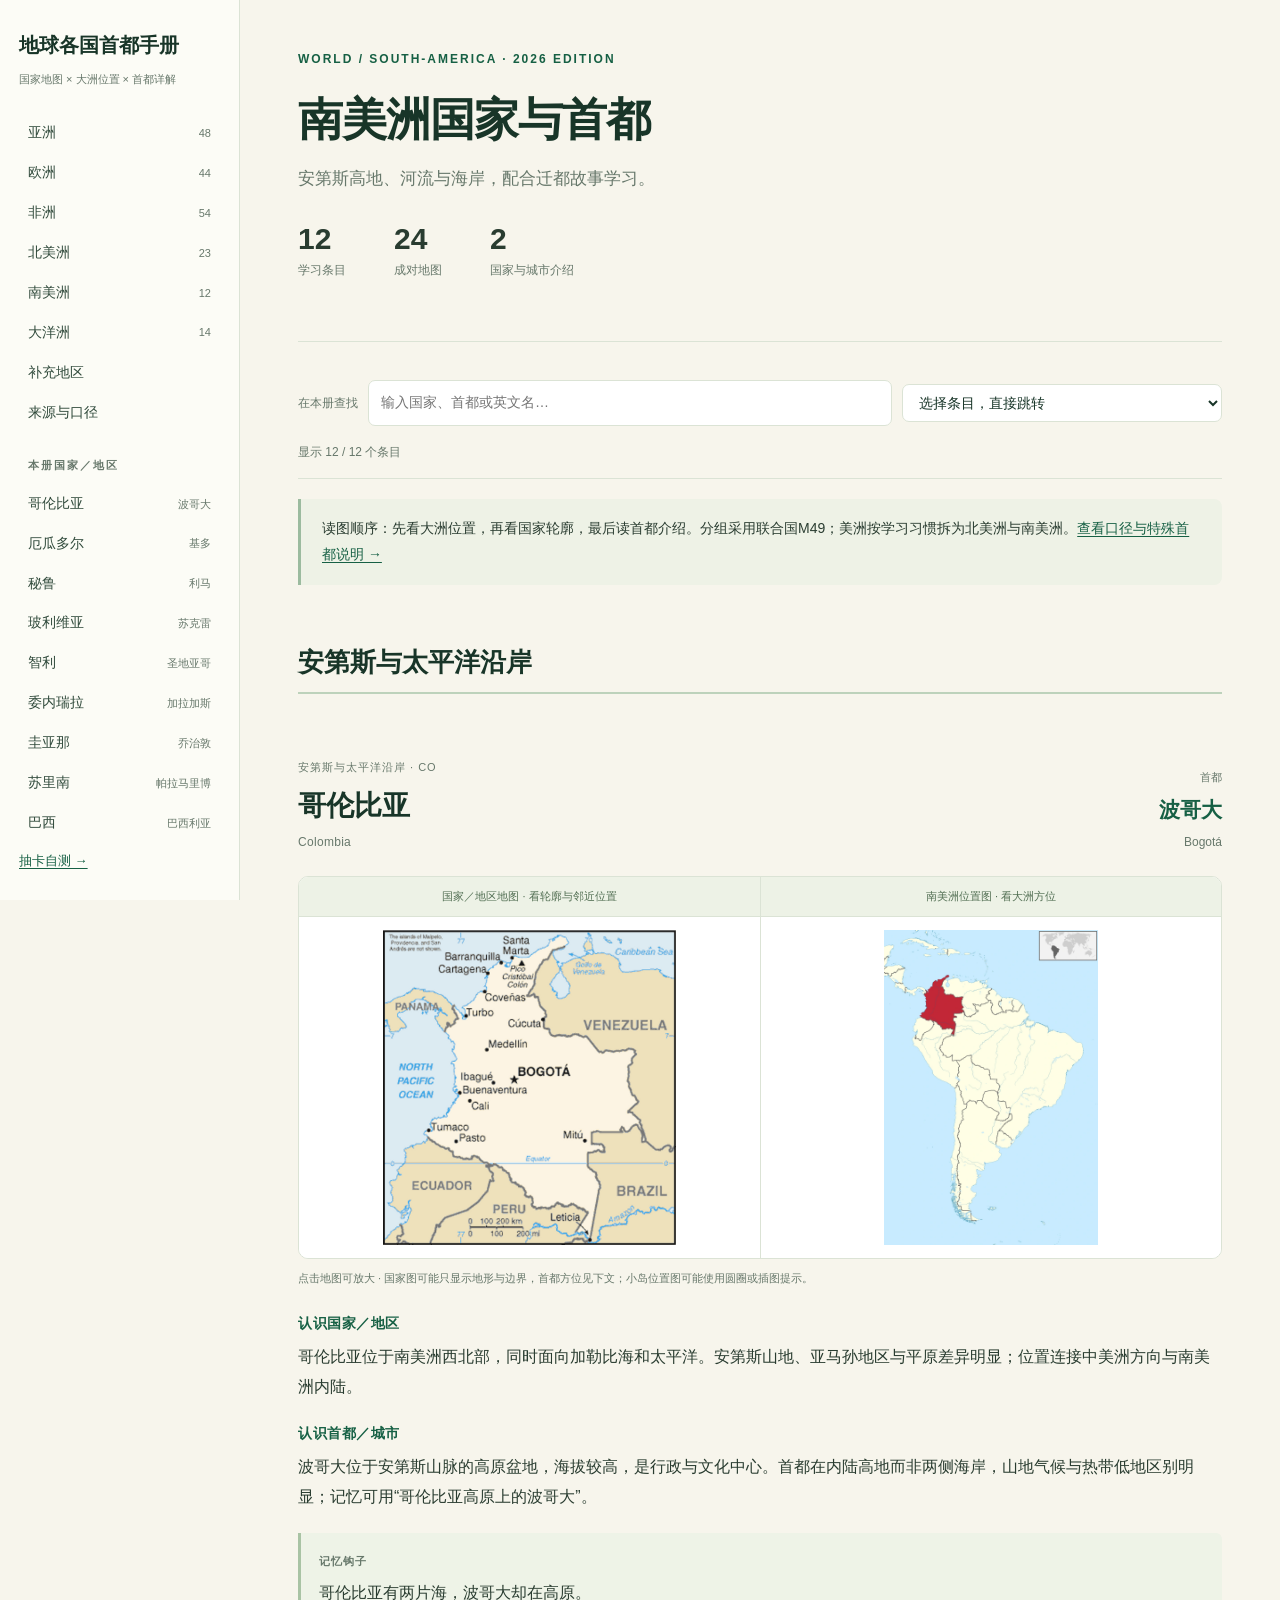
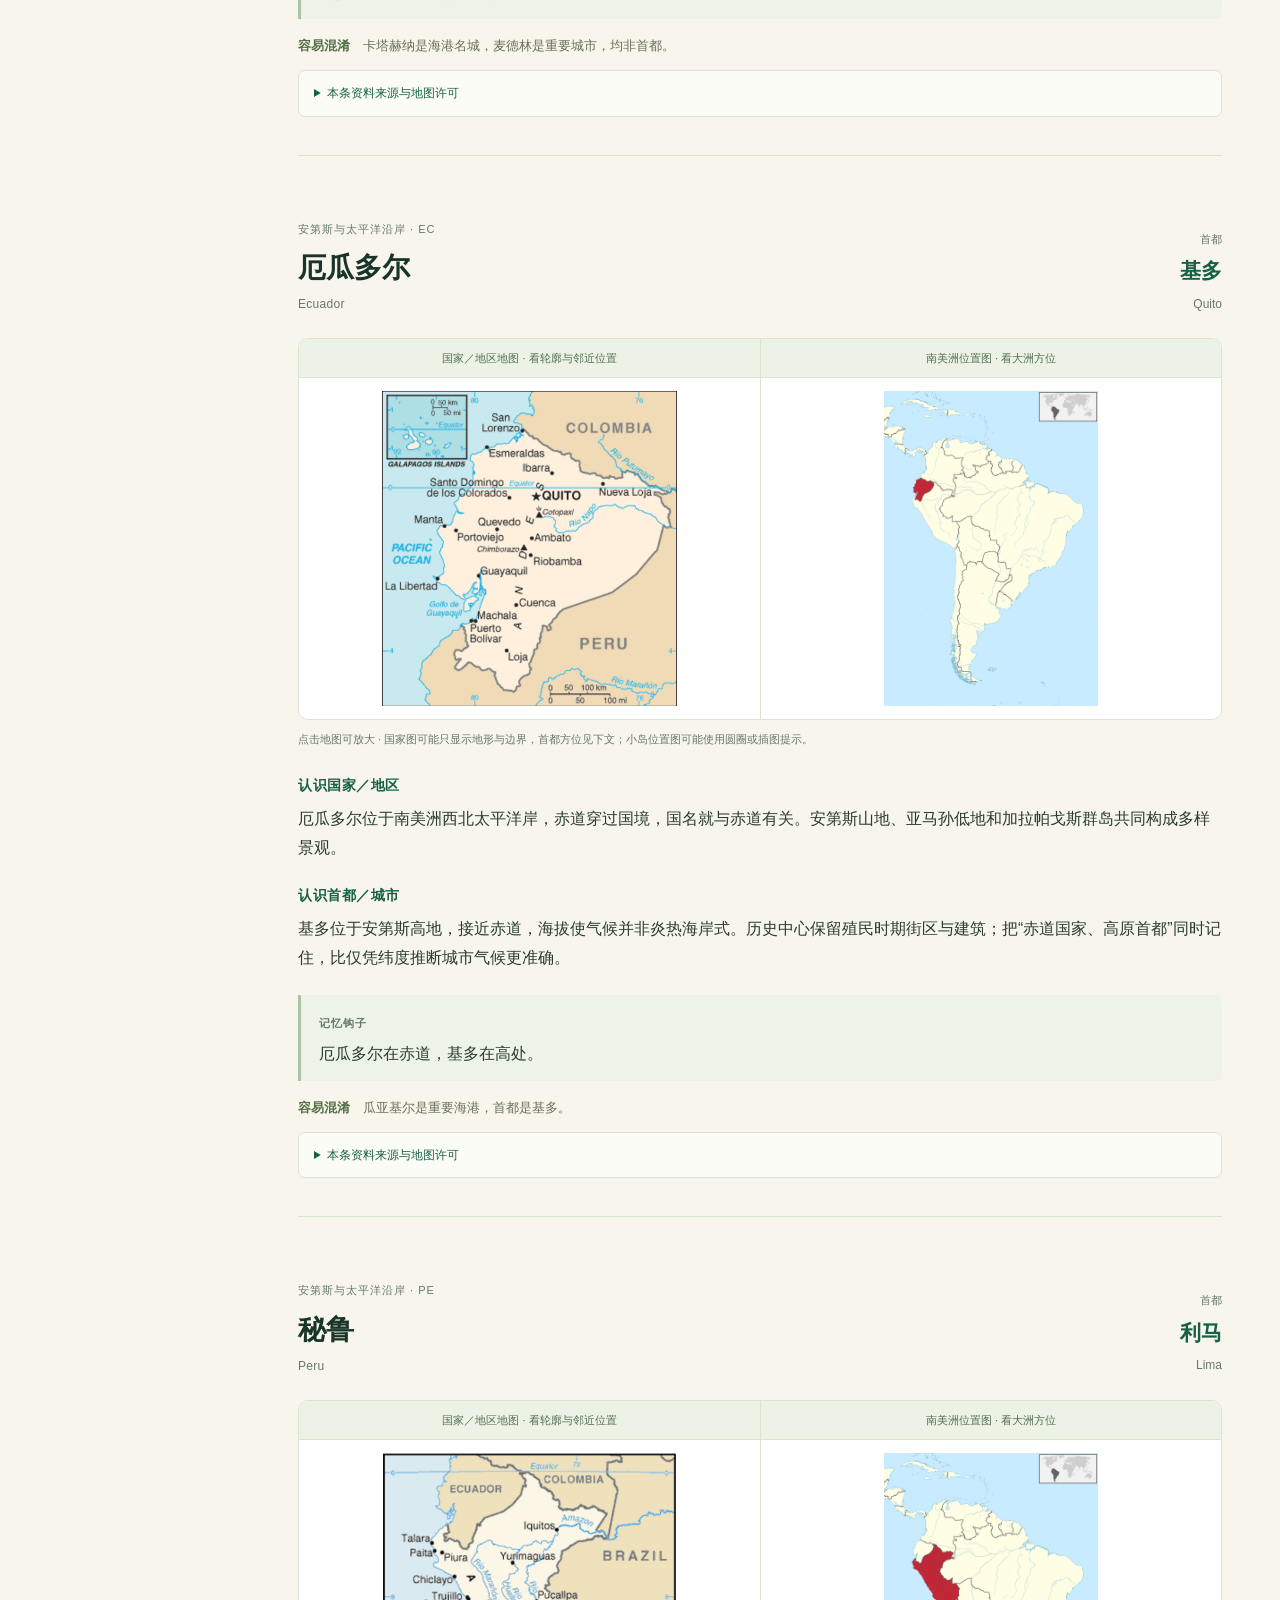
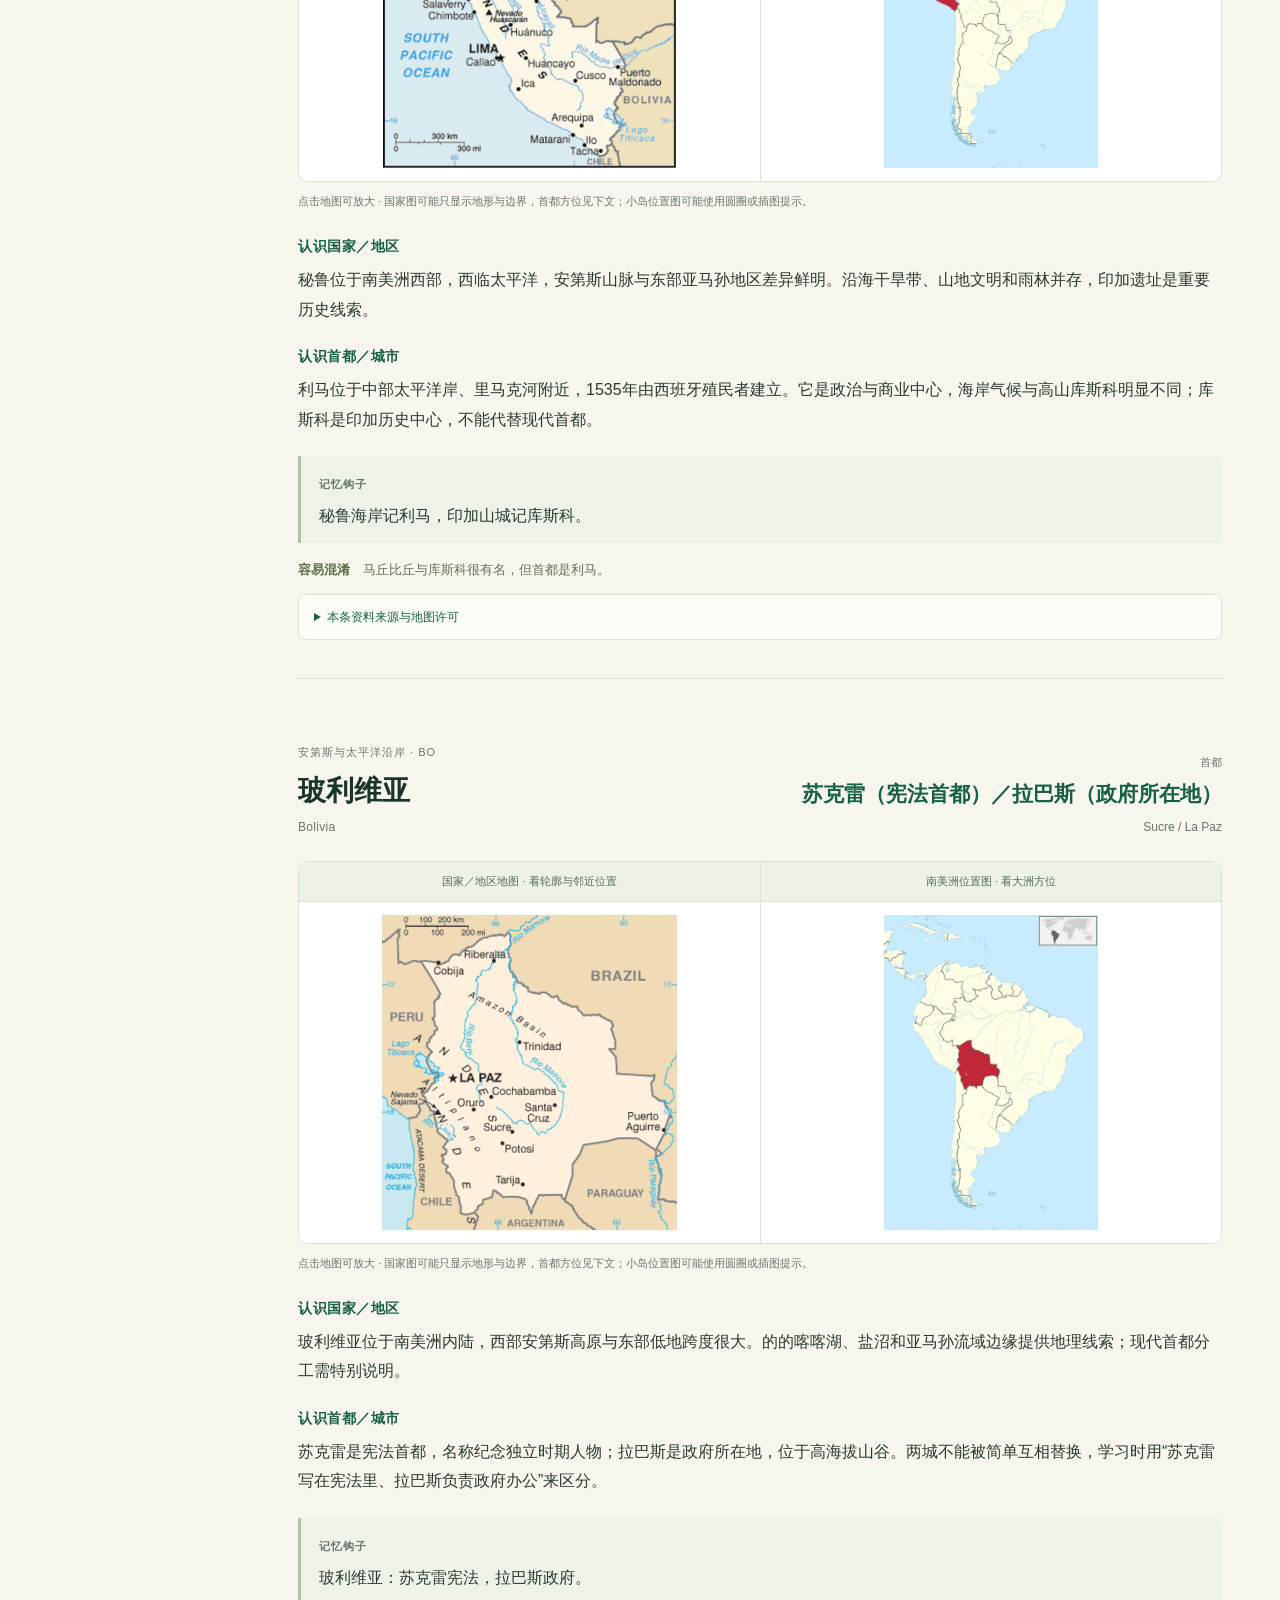
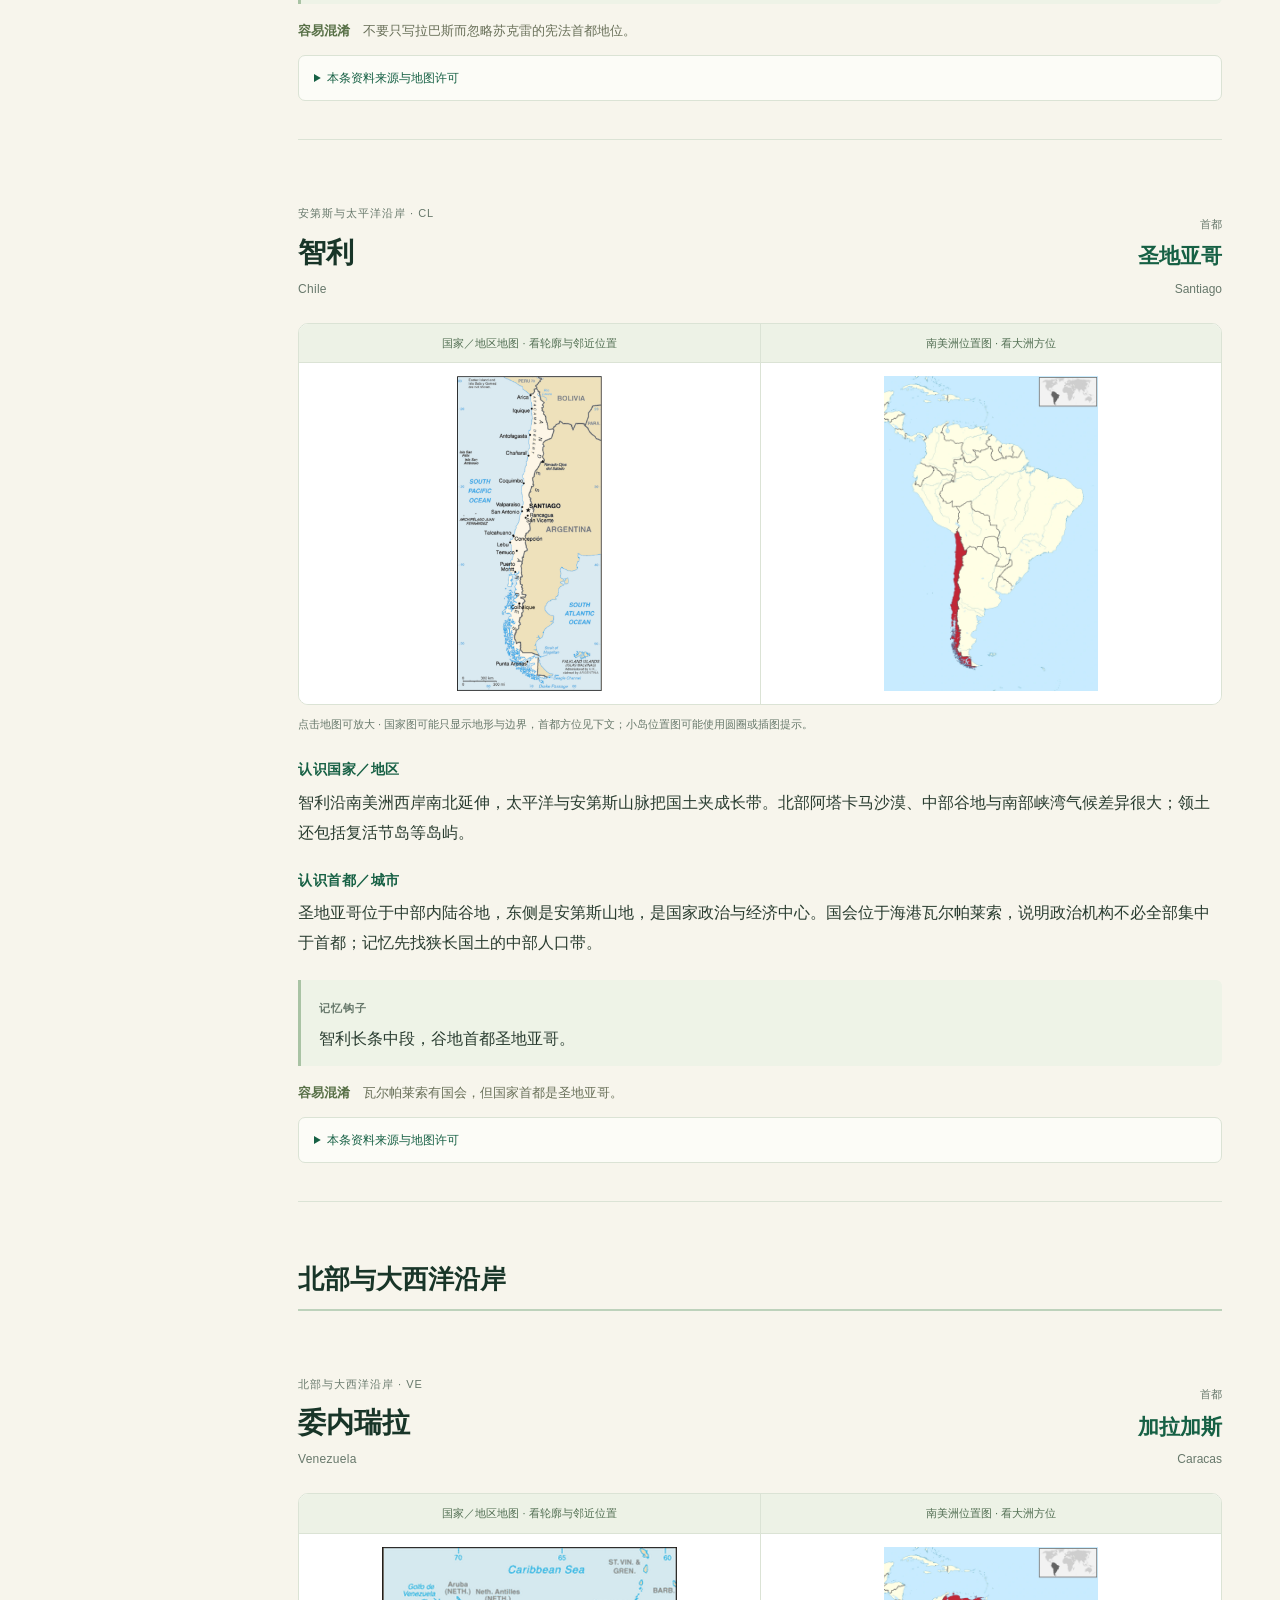
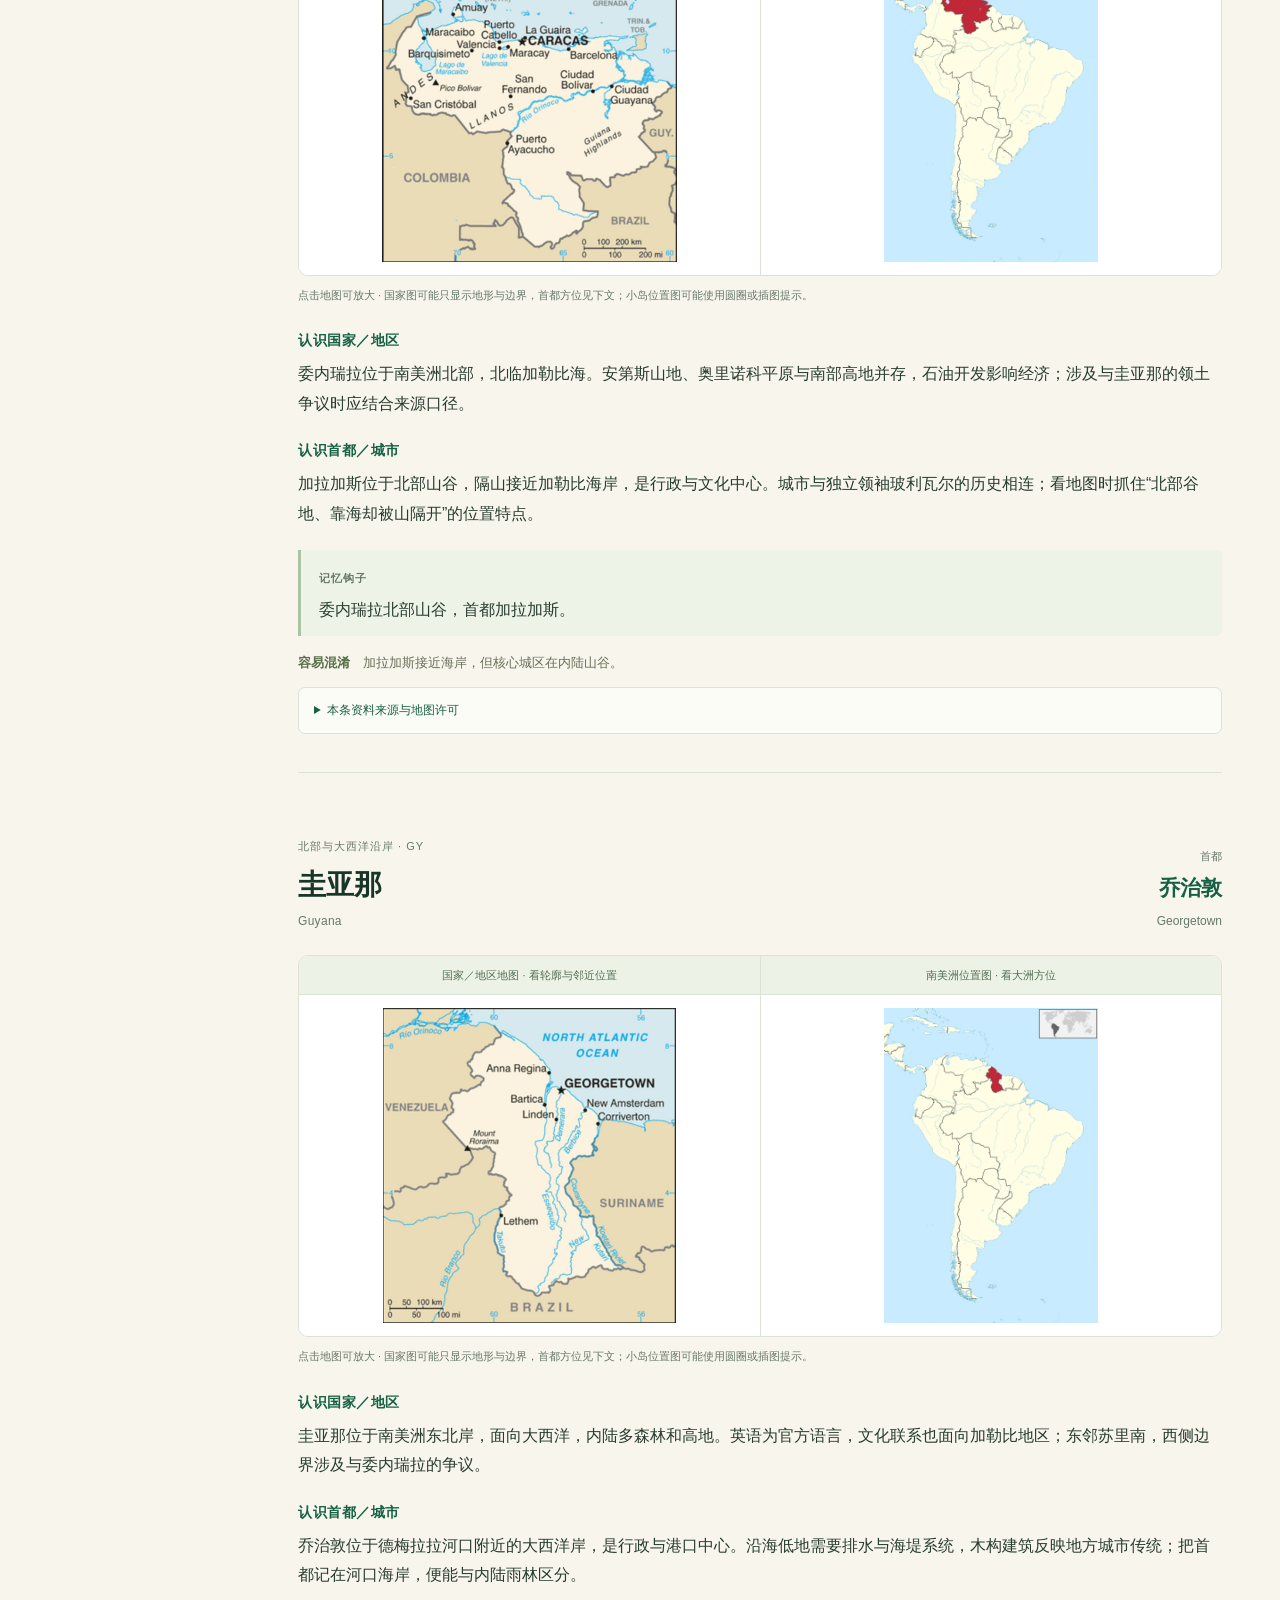
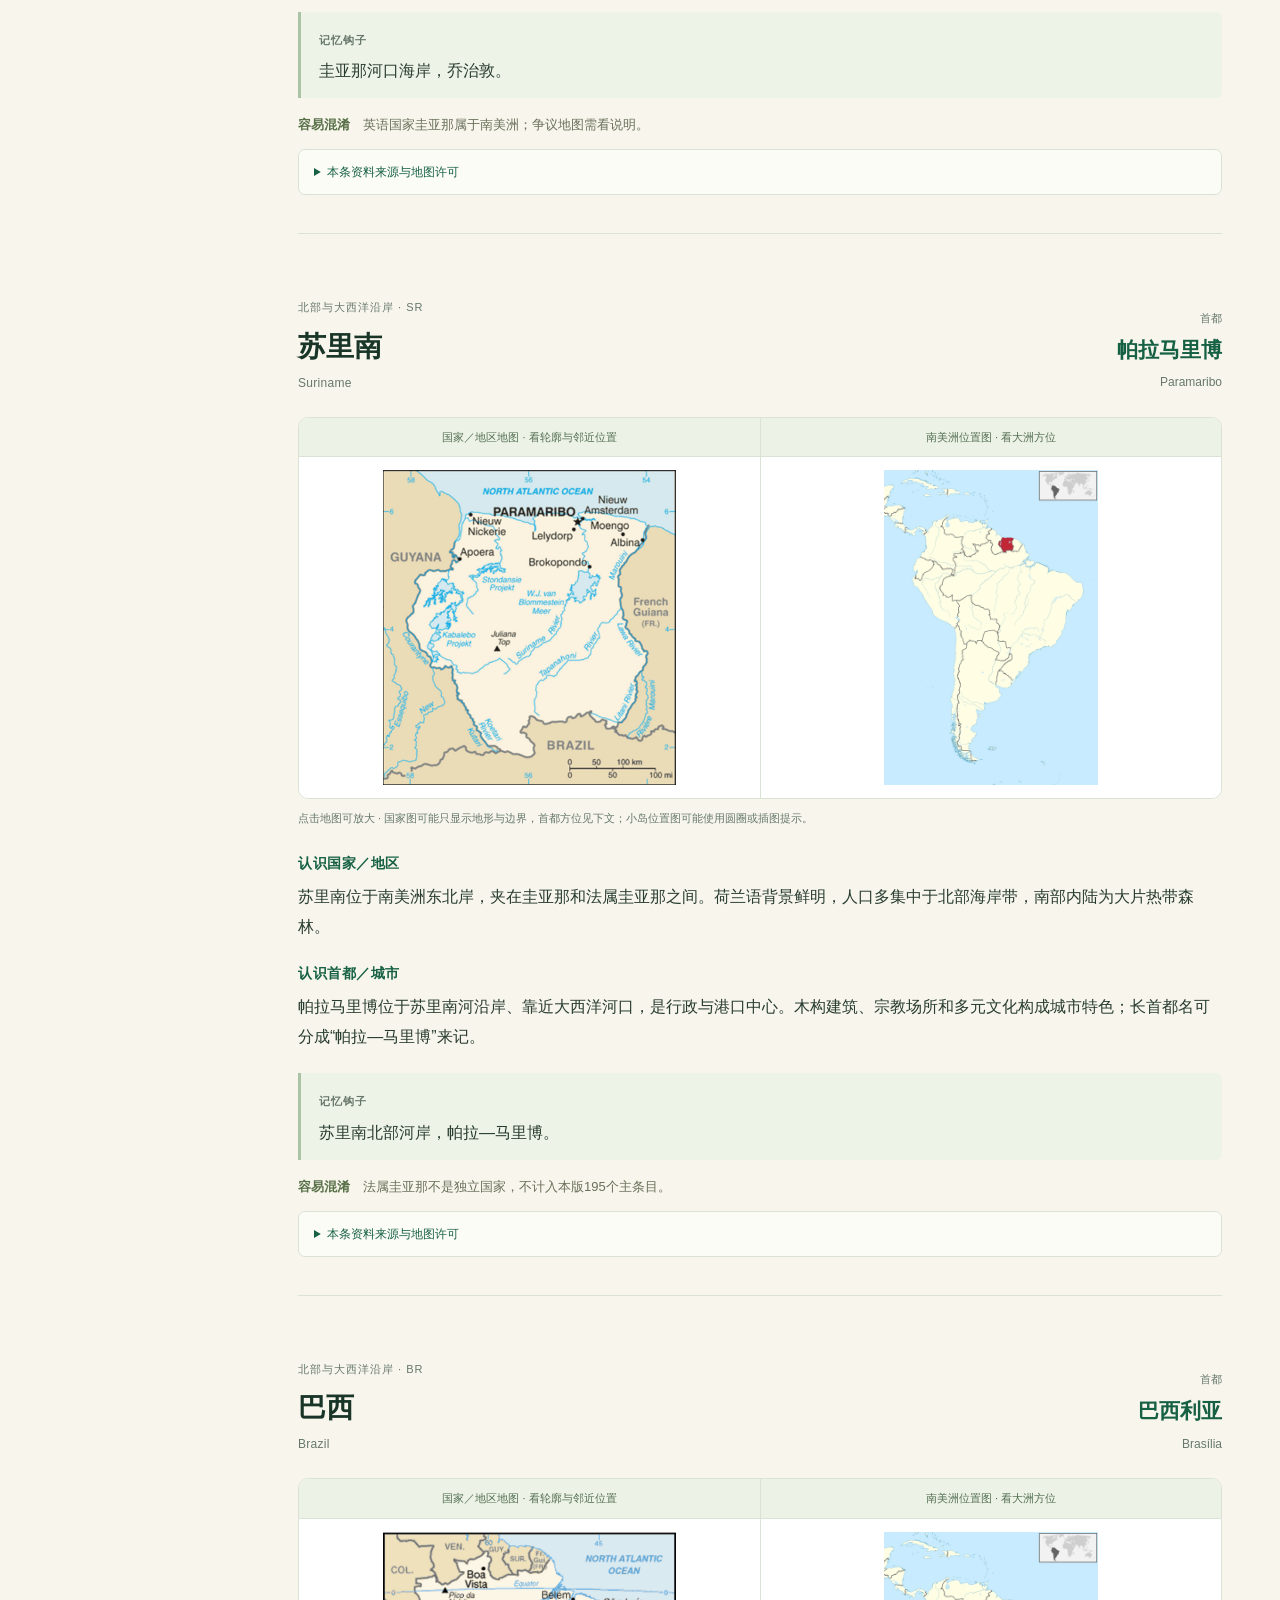
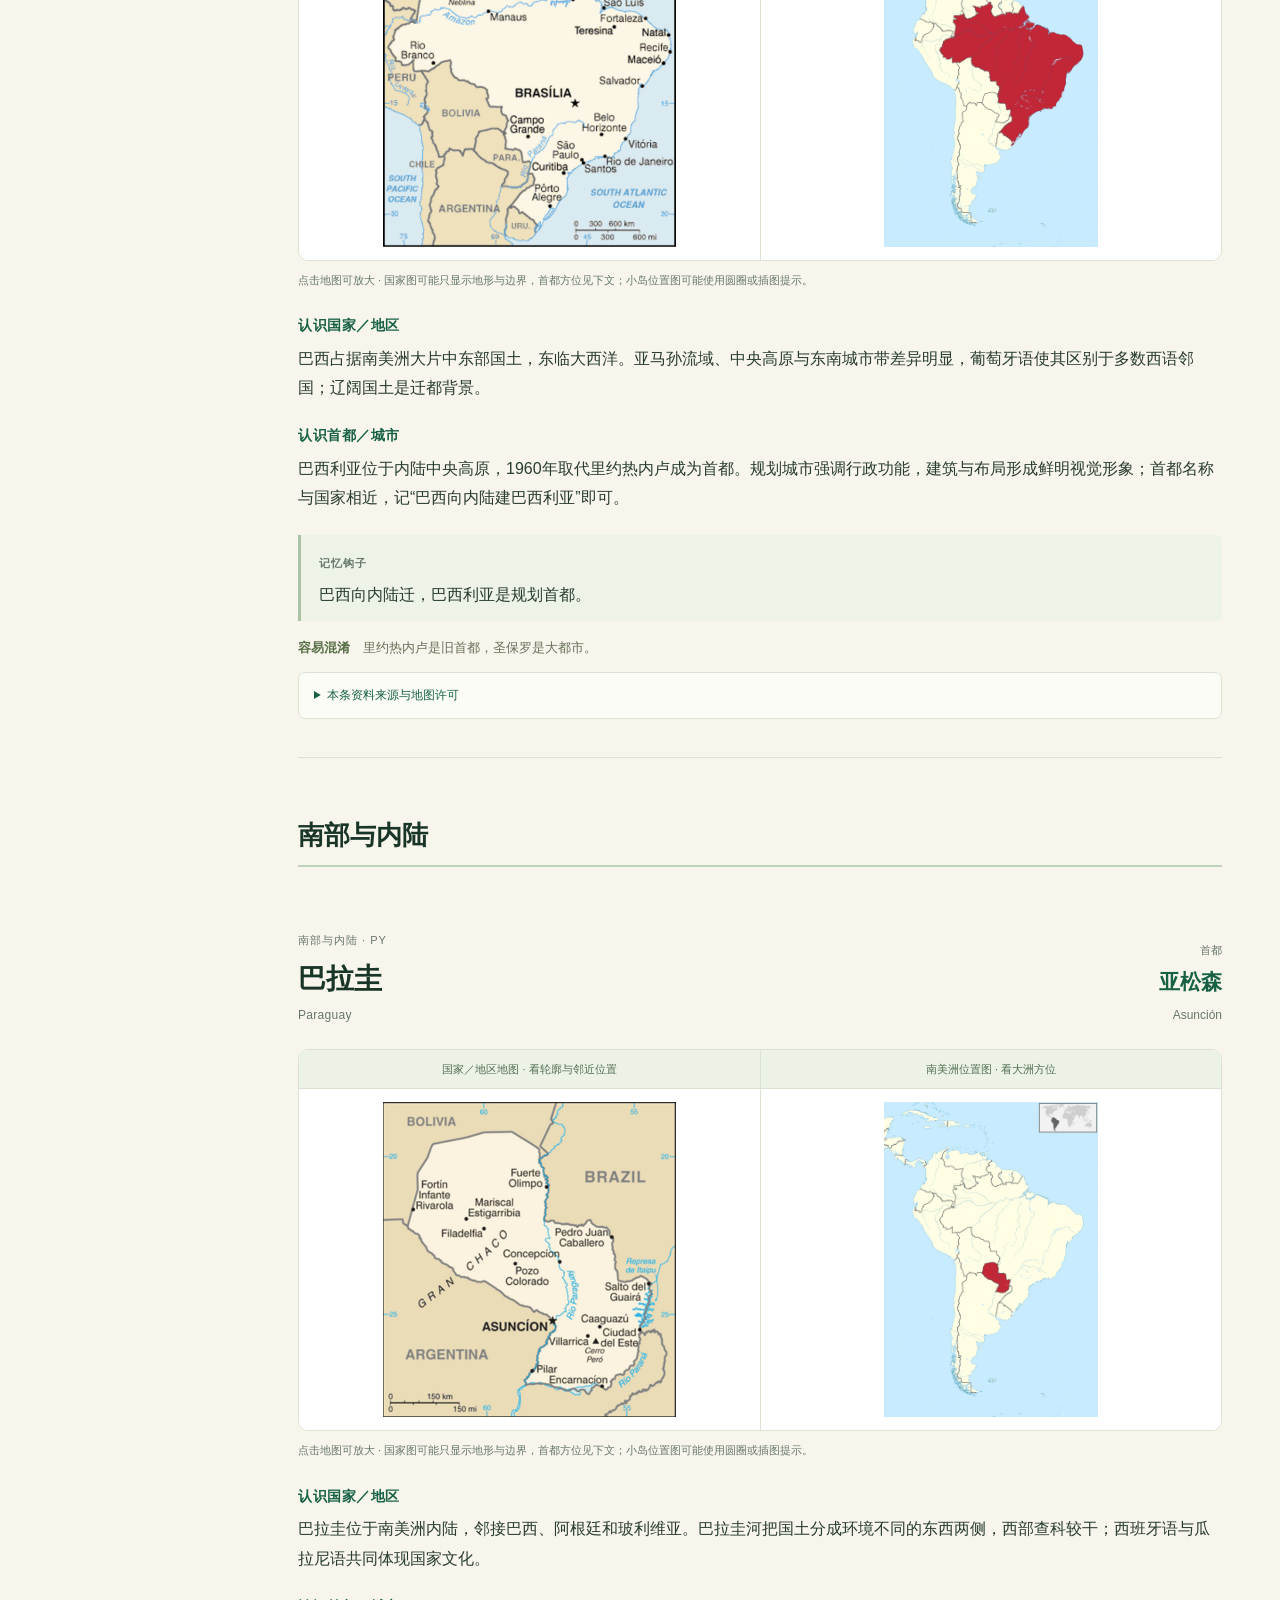
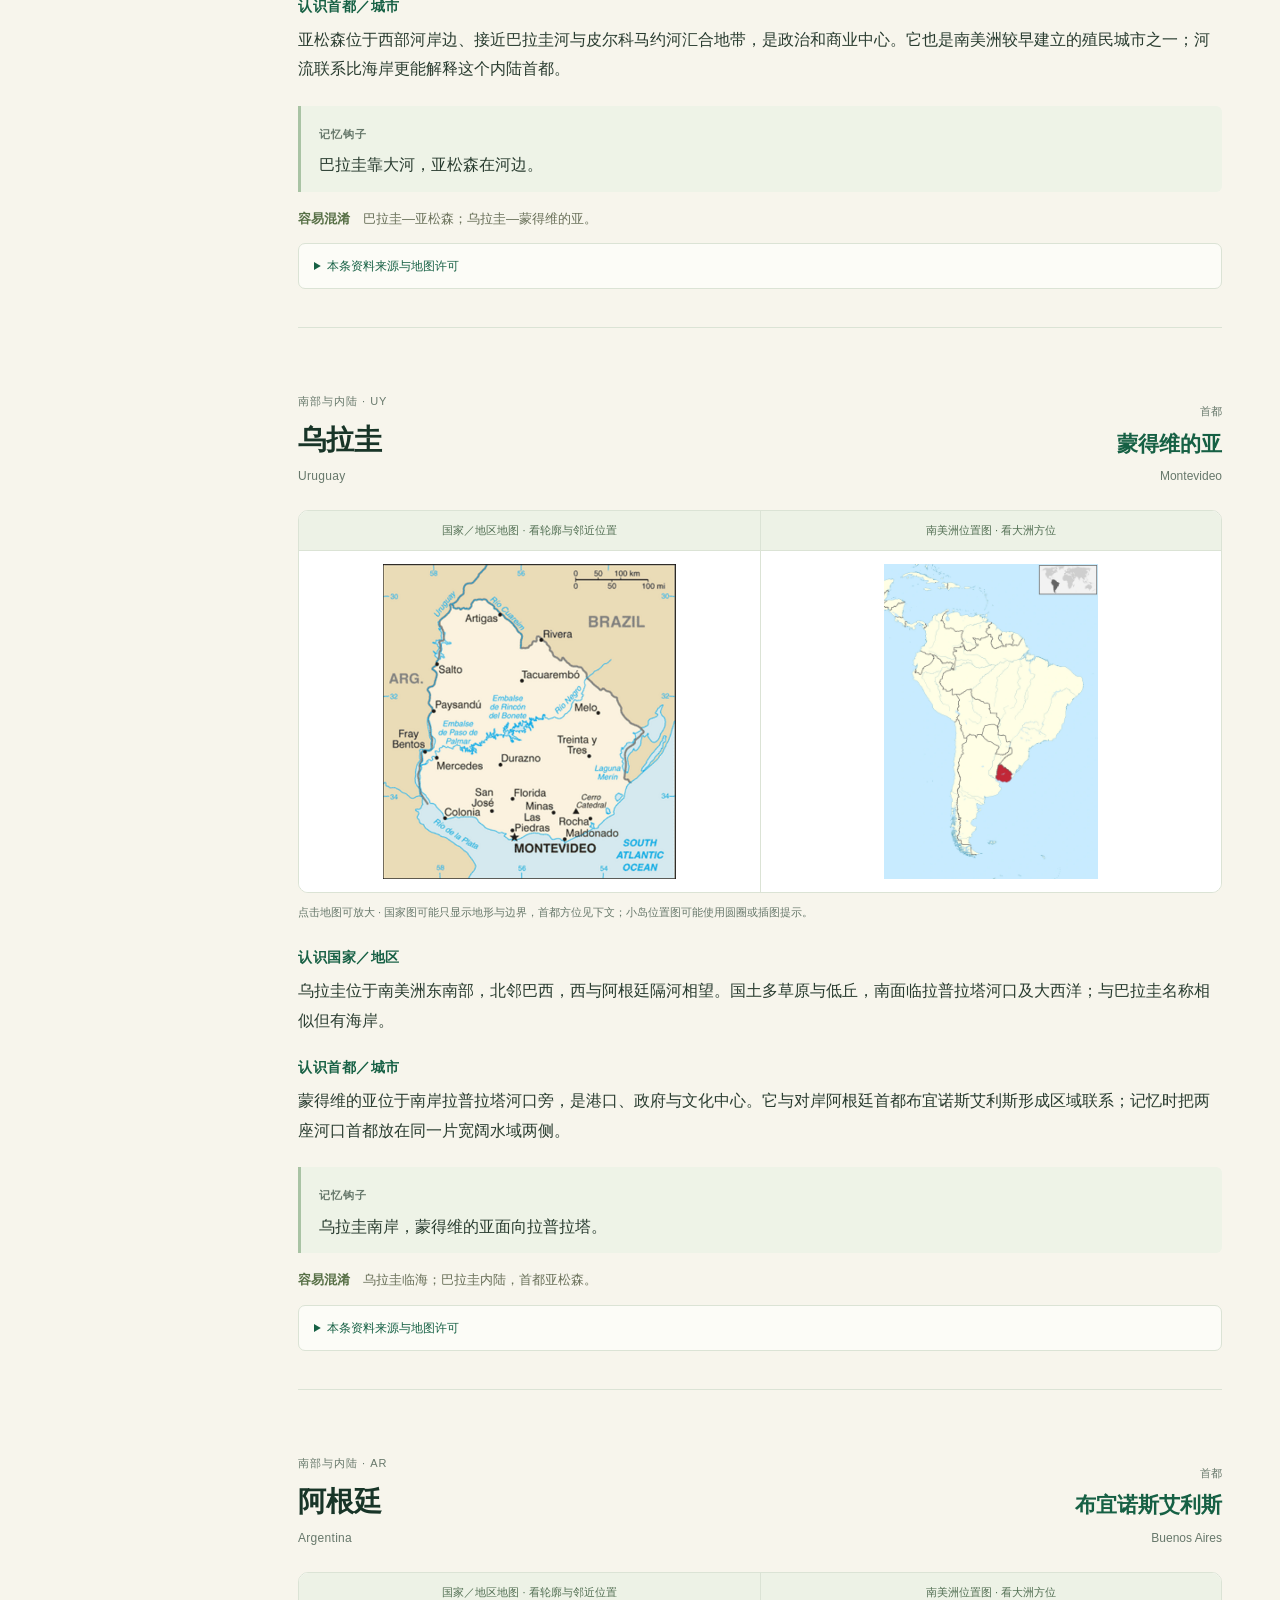
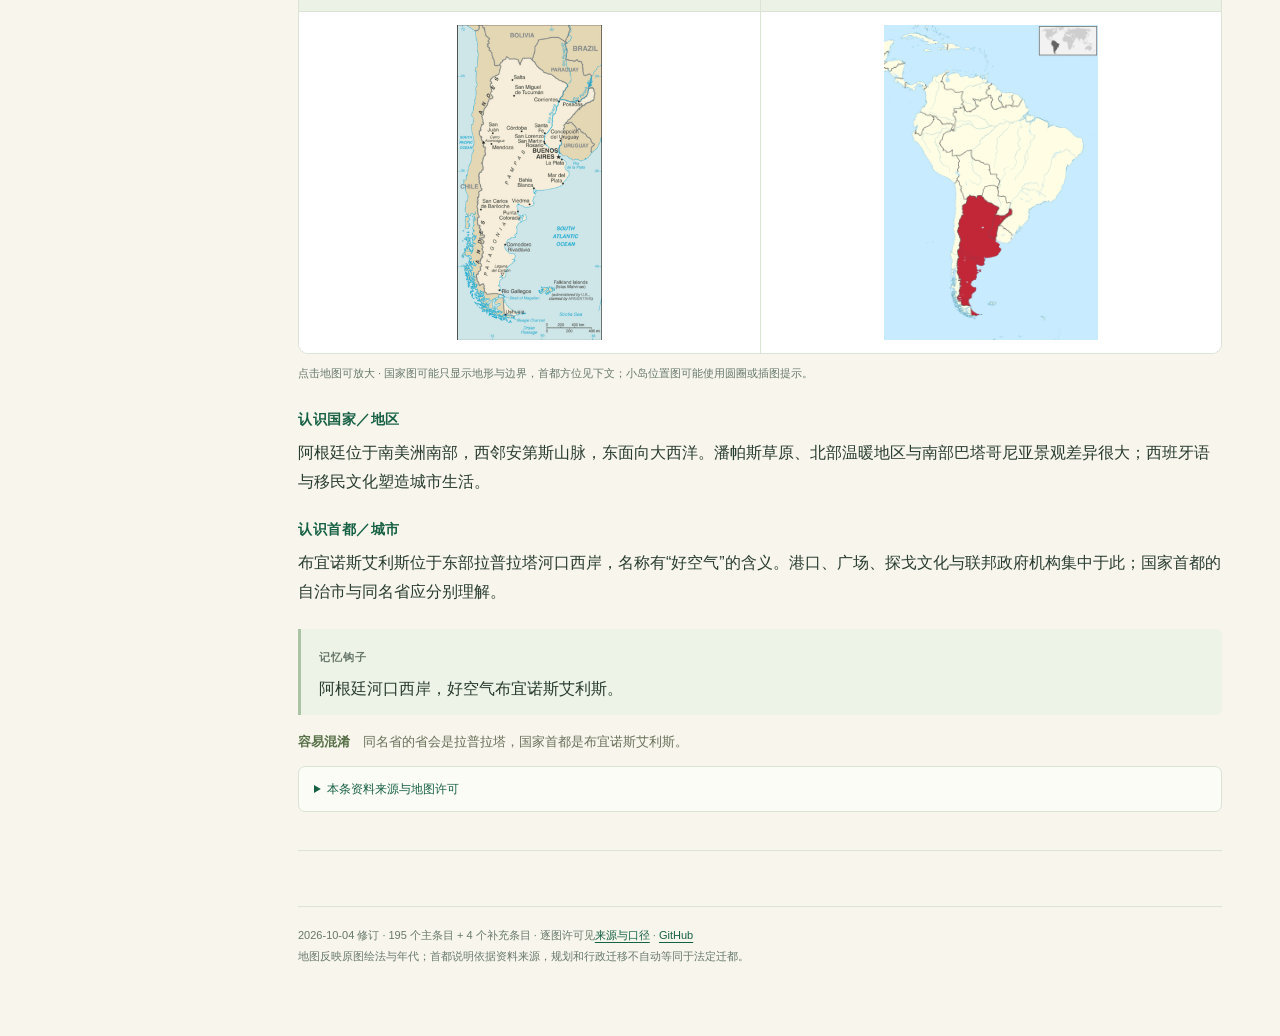
<file: south-america.html>
<!doctype html><html lang="zh-CN"><head><meta charset="utf-8"><meta name="viewport" content="width=device-width,initial-scale=1"><meta name="description" content="世界195个国家主条目与4个补充地区的地图、首都、详细介绍和记忆自测。"><meta name="theme-color" content="#166044"><title>南美洲 · 地球各国首都手册</title><link rel="stylesheet" href="assets/style.css?v=earth1"></head><body><aside><a class="brand" href="index.html">地球各国首都手册<small>国家地图 × 大洲位置 × 首都详解</small></a><nav aria-label="手册目录"><a href="asia.html">亚洲<span>48</span></a><a href="europe.html">欧洲<span>44</span></a><a href="africa.html">非洲<span>54</span></a><a href="north-america.html">北美洲<span>23</span></a><a href="south-america.html">南美洲<span>12</span></a><a href="oceania.html">大洋洲<span>14</span></a><a href="extensions.html">补充地区<span></span></a><a href="sources.html">来源与口径<span></span></a><h3>本册国家／地区</h3><div class="country-nav"><a href="#country-co" data-search="哥伦比亚 Colombia 波哥大 Bogotá 卡塔赫纳是海港名城，麦德林是重要城市，均非首都。">哥伦比亚<span>波哥大</span></a><a href="#country-ec" data-search="厄瓜多尔 Ecuador 基多 Quito 瓜亚基尔是重要海港，首都是基多。">厄瓜多尔<span>基多</span></a><a href="#country-pe" data-search="秘鲁 Peru 利马 Lima 马丘比丘与库斯科很有名，但首都是利马。">秘鲁<span>利马</span></a><a href="#country-bo" data-search="玻利维亚 Bolivia 苏克雷（宪法首都）／拉巴斯（政府所在地） Sucre / La Paz 不要只写拉巴斯而忽略苏克雷的宪法首都地位。">玻利维亚<span>苏克雷</span></a><a href="#country-cl" data-search="智利 Chile 圣地亚哥 Santiago 瓦尔帕莱索有国会，但国家首都是圣地亚哥。">智利<span>圣地亚哥</span></a><a href="#country-ve" data-search="委内瑞拉 Venezuela 加拉加斯 Caracas 加拉加斯接近海岸，但核心城区在内陆山谷。">委内瑞拉<span>加拉加斯</span></a><a href="#country-gy" data-search="圭亚那 Guyana 乔治敦 Georgetown 英语国家圭亚那属于南美洲；争议地图需看说明。">圭亚那<span>乔治敦</span></a><a href="#country-sr" data-search="苏里南 Suriname 帕拉马里博 Paramaribo 法属圭亚那不是独立国家，不计入本版195个主条目。">苏里南<span>帕拉马里博</span></a><a href="#country-br" data-search="巴西 Brazil 巴西利亚 Brasília 里约热内卢是旧首都，圣保罗是大都市。">巴西<span>巴西利亚</span></a><a href="#country-py" data-search="巴拉圭 Paraguay 亚松森 Asunción 巴拉圭—亚松森；乌拉圭—蒙得维的亚。">巴拉圭<span>亚松森</span></a><a href="#country-uy" data-search="乌拉圭 Uruguay 蒙得维的亚 Montevideo 乌拉圭临海；巴拉圭内陆，首都亚松森。">乌拉圭<span>蒙得维的亚</span></a><a href="#country-ar" data-search="阿根廷 Argentina 布宜诺斯艾利斯 Buenos Aires 同名省的省会是拉普拉塔，国家首都是布宜诺斯艾利斯。">阿根廷<span>布宜诺斯艾利斯</span></a></div></nav><a class="aside-bottom" href="index.html#practice">抽卡自测 →</a></aside><main><header class="cover"><div class="eyebrow">WORLD / SOUTH-AMERICA · 2026 EDITION</div><h1>南美洲国家与首都</h1><p>安第斯高地、河流与海岸，配合迁都故事学习。</p><div class="stats"><div><b>12</b><small>学习条目</small></div><div><b>24</b><small>成对地图</small></div><div><b>2</b><small>国家与城市介绍</small></div></div></header><div class="reading-tools"><label for="search">在本册查找</label><input id="search" type="search" placeholder="输入国家、首都或英文名…"><select id="jump" aria-label="跳转到本册条目"><option value="">选择条目，直接跳转</option><option value="country-co" data-search="哥伦比亚 Colombia 波哥大 Bogotá 卡塔赫纳是海港名城，麦德林是重要城市，均非首都。">哥伦比亚 — 波哥大</option><option value="country-ec" data-search="厄瓜多尔 Ecuador 基多 Quito 瓜亚基尔是重要海港，首都是基多。">厄瓜多尔 — 基多</option><option value="country-pe" data-search="秘鲁 Peru 利马 Lima 马丘比丘与库斯科很有名，但首都是利马。">秘鲁 — 利马</option><option value="country-bo" data-search="玻利维亚 Bolivia 苏克雷（宪法首都）／拉巴斯（政府所在地） Sucre / La Paz 不要只写拉巴斯而忽略苏克雷的宪法首都地位。">玻利维亚 — 苏克雷（宪法首都）／拉巴斯（政府所在地）</option><option value="country-cl" data-search="智利 Chile 圣地亚哥 Santiago 瓦尔帕莱索有国会，但国家首都是圣地亚哥。">智利 — 圣地亚哥</option><option value="country-ve" data-search="委内瑞拉 Venezuela 加拉加斯 Caracas 加拉加斯接近海岸，但核心城区在内陆山谷。">委内瑞拉 — 加拉加斯</option><option value="country-gy" data-search="圭亚那 Guyana 乔治敦 Georgetown 英语国家圭亚那属于南美洲；争议地图需看说明。">圭亚那 — 乔治敦</option><option value="country-sr" data-search="苏里南 Suriname 帕拉马里博 Paramaribo 法属圭亚那不是独立国家，不计入本版195个主条目。">苏里南 — 帕拉马里博</option><option value="country-br" data-search="巴西 Brazil 巴西利亚 Brasília 里约热内卢是旧首都，圣保罗是大都市。">巴西 — 巴西利亚</option><option value="country-py" data-search="巴拉圭 Paraguay 亚松森 Asunción 巴拉圭—亚松森；乌拉圭—蒙得维的亚。">巴拉圭 — 亚松森</option><option value="country-uy" data-search="乌拉圭 Uruguay 蒙得维的亚 Montevideo 乌拉圭临海；巴拉圭内陆，首都亚松森。">乌拉圭 — 蒙得维的亚</option><option value="country-ar" data-search="阿根廷 Argentina 布宜诺斯艾利斯 Buenos Aires 同名省的省会是拉普拉塔，国家首都是布宜诺斯艾利斯。">阿根廷 — 布宜诺斯艾利斯</option></select><p id="local-status" aria-live="polite"></p></div><p class="reading-note">读图顺序：先看大洲位置，再看国家轮廓，最后读首都介绍。分组采用联合国M49；美洲按学习习惯拆为北美洲与南美洲。<a href="sources.html">查看口径与特殊首都说明 →</a></p><section class="region"><h2 class="chapter">安第斯与太平洋沿岸</h2><article class="country-card" id="country-co" data-search="哥伦比亚 Colombia 波哥大 Bogotá 卡塔赫纳是海港名城，麦德林是重要城市，均非首都。"><div class="card-heading"><div><div class="kicker">安第斯与太平洋沿岸 · CO</div><h2>哥伦比亚<small>Colombia</small></h2></div><div class="capital"><span>首都</span><b>波哥大</b><small>Bogotá</small></div></div><div class="map-pair"><figure><figcaption>国家／地区地图 · 看轮廓与邻近位置</figcaption><button class="map-button" type="button" aria-label="放大：哥伦比亚的国家／地区地图"><img src="maps/co-detail.webp" alt="哥伦比亚的国家／地区地图" width="500" height="536" loading="lazy" decoding="async"></button></figure><figure><figcaption>南美洲位置图 · 看大洲方位</figcaption><button class="map-button" type="button" aria-label="放大：哥伦比亚在南美洲及邻接区域的位置"><img src="maps/co-locator.webp" alt="哥伦比亚在南美洲及邻接区域的位置" width="960" height="1408" loading="lazy" decoding="async"></button></figure></div><p class="map-hint">点击地图可放大 · 国家图可能只显示地形与边界，首都方位见下文；小岛位置图可能使用圆圈或插图提示。</p><section class="intro"><h3>认识国家／地区</h3><p>哥伦比亚位于南美洲西北部，同时面向加勒比海和太平洋。安第斯山地、亚马孙地区与平原差异明显；位置连接中美洲方向与南美洲内陆。</p><h3>认识首都／城市</h3><p>波哥大位于安第斯山脉的高原盆地，海拔较高，是行政与文化中心。首都在内陆高地而非两侧海岸，山地气候与热带低地区别明显；记忆可用“哥伦比亚高原上的波哥大”。</p></section><blockquote><b>记忆钩子</b><p>哥伦比亚有两片海，波哥大却在高原。</p></blockquote><p class="trap"><b>容易混淆</b>　卡塔赫纳是海港名城，麦德林是重要城市，均非首都。</p><details class="refs"><summary>本条资料来源与地图许可</summary><ul><li><a href="https://data.un.org/legacy/en/iso/co.html" target="_blank" rel="noopener">UNData 国家概况（统计快照）</a></li><li><a href="https://en.wikipedia.org/wiki/Colombia" target="_blank" rel="noopener">国家／地区背景</a></li><li><a href="https://en.wikipedia.org/wiki/Bogot%C3%A1" target="_blank" rel="noopener">首都／城市背景</a></li></ul><p>国家地图：<a href="https://commons.wikimedia.org/wiki/File:Colombia-CIA_WFB_Map.png" target="_blank" rel="noopener">File:Colombia-CIA WFB Map.png</a><br>作者：CIA · Public domain<br>原图预览仅转换为WebP格式；未重绘边界或地理内容。CC BY-SA转换副本沿用原许可。</p><p>大洲位置图：<a href="https://commons.wikimedia.org/wiki/File:Colombia_in_South_America.svg" target="_blank" rel="noopener">File:Colombia in South America.svg</a><br>作者：TUBS · <a href="https://creativecommons.org/licenses/by-sa/3.0" target="_blank" rel="noopener">CC BY-SA 3.0</a><br>原图预览仅转换为WebP格式；未重绘边界或地理内容。CC BY-SA转换副本沿用原许可。</p></details></article><article class="country-card" id="country-ec" data-search="厄瓜多尔 Ecuador 基多 Quito 瓜亚基尔是重要海港，首都是基多。"><div class="card-heading"><div><div class="kicker">安第斯与太平洋沿岸 · EC</div><h2>厄瓜多尔<small>Ecuador</small></h2></div><div class="capital"><span>首都</span><b>基多</b><small>Quito</small></div></div><div class="map-pair"><figure><figcaption>国家／地区地图 · 看轮廓与邻近位置</figcaption><button class="map-button" type="button" aria-label="放大：厄瓜多尔的国家／地区地图"><img src="maps/ec-detail.webp" alt="厄瓜多尔的国家／地区地图" width="500" height="535" loading="lazy" decoding="async"></button></figure><figure><figcaption>南美洲位置图 · 看大洲方位</figcaption><button class="map-button" type="button" aria-label="放大：厄瓜多尔在南美洲及邻接区域的位置"><img src="maps/ec-locator.webp" alt="厄瓜多尔在南美洲及邻接区域的位置" width="960" height="1408" loading="lazy" decoding="async"></button></figure></div><p class="map-hint">点击地图可放大 · 国家图可能只显示地形与边界，首都方位见下文；小岛位置图可能使用圆圈或插图提示。</p><section class="intro"><h3>认识国家／地区</h3><p>厄瓜多尔位于南美洲西北太平洋岸，赤道穿过国境，国名就与赤道有关。安第斯山地、亚马孙低地和加拉帕戈斯群岛共同构成多样景观。</p><h3>认识首都／城市</h3><p>基多位于安第斯高地，接近赤道，海拔使气候并非炎热海岸式。历史中心保留殖民时期街区与建筑；把“赤道国家、高原首都”同时记住，比仅凭纬度推断城市气候更准确。</p></section><blockquote><b>记忆钩子</b><p>厄瓜多尔在赤道，基多在高处。</p></blockquote><p class="trap"><b>容易混淆</b>　瓜亚基尔是重要海港，首都是基多。</p><details class="refs"><summary>本条资料来源与地图许可</summary><ul><li><a href="https://data.un.org/legacy/en/iso/ec.html" target="_blank" rel="noopener">UNData 国家概况（统计快照）</a></li><li><a href="https://en.wikipedia.org/wiki/Ecuador" target="_blank" rel="noopener">国家／地区背景</a></li><li><a href="https://en.wikipedia.org/wiki/Quito" target="_blank" rel="noopener">首都／城市背景</a></li></ul><p>国家地图：<a href="https://commons.wikimedia.org/wiki/File:Ecuador-CIA_WFB_Map.png" target="_blank" rel="noopener">File:Ecuador-CIA WFB Map.png</a><br>作者：CIA · Public domain<br>原图预览仅转换为WebP格式；未重绘边界或地理内容。CC BY-SA转换副本沿用原许可。</p><p>大洲位置图：<a href="https://commons.wikimedia.org/wiki/File:Ecuador_in_South_America.svg" target="_blank" rel="noopener">File:Ecuador in South America.svg</a><br>作者：TUBS · <a href="https://creativecommons.org/licenses/by-sa/3.0" target="_blank" rel="noopener">CC BY-SA 3.0</a><br>原图预览仅转换为WebP格式；未重绘边界或地理内容。CC BY-SA转换副本沿用原许可。</p></details></article><article class="country-card" id="country-pe" data-search="秘鲁 Peru 利马 Lima 马丘比丘与库斯科很有名，但首都是利马。"><div class="card-heading"><div><div class="kicker">安第斯与太平洋沿岸 · PE</div><h2>秘鲁<small>Peru</small></h2></div><div class="capital"><span>首都</span><b>利马</b><small>Lima</small></div></div><div class="map-pair"><figure><figcaption>国家／地区地图 · 看轮廓与邻近位置</figcaption><button class="map-button" type="button" aria-label="放大：秘鲁的国家／地区地图"><img src="maps/pe-detail.webp" alt="秘鲁的国家／地区地图" width="500" height="536" loading="lazy" decoding="async"></button></figure><figure><figcaption>南美洲位置图 · 看大洲方位</figcaption><button class="map-button" type="button" aria-label="放大：秘鲁在南美洲及邻接区域的位置"><img src="maps/pe-locator.webp" alt="秘鲁在南美洲及邻接区域的位置" width="960" height="1408" loading="lazy" decoding="async"></button></figure></div><p class="map-hint">点击地图可放大 · 国家图可能只显示地形与边界，首都方位见下文；小岛位置图可能使用圆圈或插图提示。</p><section class="intro"><h3>认识国家／地区</h3><p>秘鲁位于南美洲西部，西临太平洋，安第斯山脉与东部亚马孙地区差异鲜明。沿海干旱带、山地文明和雨林并存，印加遗址是重要历史线索。</p><h3>认识首都／城市</h3><p>利马位于中部太平洋岸、里马克河附近，1535年由西班牙殖民者建立。它是政治与商业中心，海岸气候与高山库斯科明显不同；库斯科是印加历史中心，不能代替现代首都。</p></section><blockquote><b>记忆钩子</b><p>秘鲁海岸记利马，印加山城记库斯科。</p></blockquote><p class="trap"><b>容易混淆</b>　马丘比丘与库斯科很有名，但首都是利马。</p><details class="refs"><summary>本条资料来源与地图许可</summary><ul><li><a href="https://data.un.org/legacy/en/iso/pe.html" target="_blank" rel="noopener">UNData 国家概况（统计快照）</a></li><li><a href="https://en.wikipedia.org/wiki/Peru" target="_blank" rel="noopener">国家／地区背景</a></li><li><a href="https://en.wikipedia.org/wiki/Lima" target="_blank" rel="noopener">首都／城市背景</a></li></ul><p>国家地图：<a href="https://commons.wikimedia.org/wiki/File:Peru-CIA_WFB_Map.png" target="_blank" rel="noopener">File:Peru-CIA WFB Map.png</a><br>作者：CIA · Public domain<br>原图预览仅转换为WebP格式；未重绘边界或地理内容。CC BY-SA转换副本沿用原许可。</p><p>大洲位置图：<a href="https://commons.wikimedia.org/wiki/File:Peru_in_South_America.svg" target="_blank" rel="noopener">File:Peru in South America.svg</a><br>作者：TUBS · <a href="https://creativecommons.org/licenses/by-sa/3.0" target="_blank" rel="noopener">CC BY-SA 3.0</a><br>原图预览仅转换为WebP格式；未重绘边界或地理内容。CC BY-SA转换副本沿用原许可。</p></details></article><article class="country-card" id="country-bo" data-search="玻利维亚 Bolivia 苏克雷（宪法首都）／拉巴斯（政府所在地） Sucre / La Paz 不要只写拉巴斯而忽略苏克雷的宪法首都地位。"><div class="card-heading"><div><div class="kicker">安第斯与太平洋沿岸 · BO</div><h2>玻利维亚<small>Bolivia</small></h2></div><div class="capital"><span>首都</span><b>苏克雷（宪法首都）／拉巴斯（政府所在地）</b><small>Sucre / La Paz</small></div></div><div class="map-pair"><figure><figcaption>国家／地区地图 · 看轮廓与邻近位置</figcaption><button class="map-button" type="button" aria-label="放大：玻利维亚的国家／地区地图"><img src="maps/bo-detail.webp" alt="玻利维亚的国家／地区地图" width="500" height="535" loading="lazy" decoding="async"></button></figure><figure><figcaption>南美洲位置图 · 看大洲方位</figcaption><button class="map-button" type="button" aria-label="放大：玻利维亚在南美洲及邻接区域的位置"><img src="maps/bo-locator.webp" alt="玻利维亚在南美洲及邻接区域的位置" width="960" height="1408" loading="lazy" decoding="async"></button></figure></div><p class="map-hint">点击地图可放大 · 国家图可能只显示地形与边界，首都方位见下文；小岛位置图可能使用圆圈或插图提示。</p><section class="intro"><h3>认识国家／地区</h3><p>玻利维亚位于南美洲内陆，西部安第斯高原与东部低地跨度很大。的的喀喀湖、盐沼和亚马孙流域边缘提供地理线索；现代首都分工需特别说明。</p><h3>认识首都／城市</h3><p>苏克雷是宪法首都，名称纪念独立时期人物；拉巴斯是政府所在地，位于高海拔山谷。两城不能被简单互相替换，学习时用“苏克雷写在宪法里、拉巴斯负责政府办公”来区分。</p></section><blockquote><b>记忆钩子</b><p>玻利维亚：苏克雷宪法，拉巴斯政府。</p></blockquote><p class="trap"><b>容易混淆</b>　不要只写拉巴斯而忽略苏克雷的宪法首都地位。</p><details class="refs"><summary>本条资料来源与地图许可</summary><ul><li><a href="https://data.un.org/legacy/en/iso/bo.html" target="_blank" rel="noopener">UNData 国家概况（统计快照）</a></li><li><a href="https://en.wikipedia.org/wiki/Bolivia" target="_blank" rel="noopener">国家／地区背景</a></li><li><a href="https://en.wikipedia.org/wiki/Sucre" target="_blank" rel="noopener">首都／城市背景</a></li><li><a href="https://www2.aladi.org/nsfaladi/dirinter.nsf/Vrepresentacionesweb/Bolivia" target="_blank" rel="noopener">拉美一体化协会：苏克雷与拉巴斯分工</a></li></ul><p>国家地图：<a href="https://commons.wikimedia.org/wiki/File:Bl-map.png" target="_blank" rel="noopener">File:Bolivia-CIA WFB Map.png</a><br>作者：United States Central Intelligence Agency · Public domain<br>原图预览仅转换为WebP格式；未重绘边界或地理内容。CC BY-SA转换副本沿用原许可。</p><p>大洲位置图：<a href="https://commons.wikimedia.org/wiki/File:Bolivia_in_South_America.svg" target="_blank" rel="noopener">File:Bolivia in South America.svg</a><br>作者：TUBS · <a href="https://creativecommons.org/licenses/by-sa/3.0" target="_blank" rel="noopener">CC BY-SA 3.0</a><br>原图预览仅转换为WebP格式；未重绘边界或地理内容。CC BY-SA转换副本沿用原许可。</p></details></article><article class="country-card" id="country-cl" data-search="智利 Chile 圣地亚哥 Santiago 瓦尔帕莱索有国会，但国家首都是圣地亚哥。"><div class="card-heading"><div><div class="kicker">安第斯与太平洋沿岸 · CL</div><h2>智利<small>Chile</small></h2></div><div class="capital"><span>首都</span><b>圣地亚哥</b><small>Santiago</small></div></div><div class="map-pair"><figure><figcaption>国家／地区地图 · 看轮廓与邻近位置</figcaption><button class="map-button" type="button" aria-label="放大：智利的国家／地区地图"><img src="maps/cl-detail.webp" alt="智利的国家／地区地图" width="500" height="1082" loading="lazy" decoding="async"></button></figure><figure><figcaption>南美洲位置图 · 看大洲方位</figcaption><button class="map-button" type="button" aria-label="放大：智利在南美洲及邻接区域的位置"><img src="maps/cl-locator.webp" alt="智利在南美洲及邻接区域的位置" width="960" height="1408" loading="lazy" decoding="async"></button></figure></div><p class="map-hint">点击地图可放大 · 国家图可能只显示地形与边界，首都方位见下文；小岛位置图可能使用圆圈或插图提示。</p><section class="intro"><h3>认识国家／地区</h3><p>智利沿南美洲西岸南北延伸，太平洋与安第斯山脉把国土夹成长带。北部阿塔卡马沙漠、中部谷地与南部峡湾气候差异很大；领土还包括复活节岛等岛屿。</p><h3>认识首都／城市</h3><p>圣地亚哥位于中部内陆谷地，东侧是安第斯山地，是国家政治与经济中心。国会位于海港瓦尔帕莱索，说明政治机构不必全部集中于首都；记忆先找狭长国土的中部人口带。</p></section><blockquote><b>记忆钩子</b><p>智利长条中段，谷地首都圣地亚哥。</p></blockquote><p class="trap"><b>容易混淆</b>　瓦尔帕莱索有国会，但国家首都是圣地亚哥。</p><details class="refs"><summary>本条资料来源与地图许可</summary><ul><li><a href="https://data.un.org/legacy/en/iso/cl.html" target="_blank" rel="noopener">UNData 国家概况（统计快照）</a></li><li><a href="https://en.wikipedia.org/wiki/Chile" target="_blank" rel="noopener">国家／地区背景</a></li><li><a href="https://en.wikipedia.org/wiki/Santiago" target="_blank" rel="noopener">首都／城市背景</a></li></ul><p>国家地图：<a href="https://commons.wikimedia.org/wiki/File:Chile-CIA_WFB_Map.png" target="_blank" rel="noopener">File:Chile-CIA WFB Map.png</a><br>作者：CIA · Public domain<br>原图预览仅转换为WebP格式；未重绘边界或地理内容。CC BY-SA转换副本沿用原许可。</p><p>大洲位置图：<a href="https://commons.wikimedia.org/wiki/File:Chile_in_South_America.svg" target="_blank" rel="noopener">File:Chile in South America.svg</a><br>作者：TUBS · <a href="https://creativecommons.org/licenses/by-sa/3.0" target="_blank" rel="noopener">CC BY-SA 3.0</a><br>原图预览仅转换为WebP格式；未重绘边界或地理内容。CC BY-SA转换副本沿用原许可。</p></details></article></section><section class="region"><h2 class="chapter">北部与大西洋沿岸</h2><article class="country-card" id="country-ve" data-search="委内瑞拉 Venezuela 加拉加斯 Caracas 加拉加斯接近海岸，但核心城区在内陆山谷。"><div class="card-heading"><div><div class="kicker">北部与大西洋沿岸 · VE</div><h2>委内瑞拉<small>Venezuela</small></h2></div><div class="capital"><span>首都</span><b>加拉加斯</b><small>Caracas</small></div></div><div class="map-pair"><figure><figcaption>国家／地区地图 · 看轮廓与邻近位置</figcaption><button class="map-button" type="button" aria-label="放大：委内瑞拉的国家／地区地图"><img src="maps/ve-detail.webp" alt="委内瑞拉的国家／地区地图" width="500" height="535" loading="lazy" decoding="async"></button></figure><figure><figcaption>南美洲位置图 · 看大洲方位</figcaption><button class="map-button" type="button" aria-label="放大：委内瑞拉在南美洲及邻接区域的位置"><img src="maps/ve-locator.webp" alt="委内瑞拉在南美洲及邻接区域的位置" width="960" height="1408" loading="lazy" decoding="async"></button></figure></div><p class="map-hint">点击地图可放大 · 国家图可能只显示地形与边界，首都方位见下文；小岛位置图可能使用圆圈或插图提示。</p><section class="intro"><h3>认识国家／地区</h3><p>委内瑞拉位于南美洲北部，北临加勒比海。安第斯山地、奥里诺科平原与南部高地并存，石油开发影响经济；涉及与圭亚那的领土争议时应结合来源口径。</p><h3>认识首都／城市</h3><p>加拉加斯位于北部山谷，隔山接近加勒比海岸，是行政与文化中心。城市与独立领袖玻利瓦尔的历史相连；看地图时抓住“北部谷地、靠海却被山隔开”的位置特点。</p></section><blockquote><b>记忆钩子</b><p>委内瑞拉北部山谷，首都加拉加斯。</p></blockquote><p class="trap"><b>容易混淆</b>　加拉加斯接近海岸，但核心城区在内陆山谷。</p><details class="refs"><summary>本条资料来源与地图许可</summary><ul><li><a href="https://data.un.org/legacy/en/iso/ve.html" target="_blank" rel="noopener">UNData 国家概况（统计快照）</a></li><li><a href="https://en.wikipedia.org/wiki/Venezuela" target="_blank" rel="noopener">国家／地区背景</a></li><li><a href="https://en.wikipedia.org/wiki/Caracas" target="_blank" rel="noopener">首都／城市背景</a></li></ul><p>国家地图：<a href="https://commons.wikimedia.org/wiki/File:Venezuela-CIA_WFB_Map.png" target="_blank" rel="noopener">File:Venezuela-CIA WFB Map.png</a><br>作者：见原图来源页 · Public domain<br>原图预览仅转换为WebP格式；未重绘边界或地理内容。CC BY-SA转换副本沿用原许可。</p><p>大洲位置图：<a href="https://commons.wikimedia.org/wiki/File:Venezuela_in_South_America.svg" target="_blank" rel="noopener">File:Venezuela in South America.svg</a><br>作者：TUBS · <a href="https://creativecommons.org/licenses/by-sa/3.0" target="_blank" rel="noopener">CC BY-SA 3.0</a><br>原图预览仅转换为WebP格式；未重绘边界或地理内容。CC BY-SA转换副本沿用原许可。</p></details></article><article class="country-card" id="country-gy" data-search="圭亚那 Guyana 乔治敦 Georgetown 英语国家圭亚那属于南美洲；争议地图需看说明。"><div class="card-heading"><div><div class="kicker">北部与大西洋沿岸 · GY</div><h2>圭亚那<small>Guyana</small></h2></div><div class="capital"><span>首都</span><b>乔治敦</b><small>Georgetown</small></div></div><div class="map-pair"><figure><figcaption>国家／地区地图 · 看轮廓与邻近位置</figcaption><button class="map-button" type="button" aria-label="放大：圭亚那的国家／地区地图"><img src="maps/gy-detail.webp" alt="圭亚那的国家／地区地图" width="500" height="536" loading="lazy" decoding="async"></button></figure><figure><figcaption>南美洲位置图 · 看大洲方位</figcaption><button class="map-button" type="button" aria-label="放大：圭亚那在南美洲及邻接区域的位置"><img src="maps/gy-locator.webp" alt="圭亚那在南美洲及邻接区域的位置" width="960" height="1408" loading="lazy" decoding="async"></button></figure></div><p class="map-hint">点击地图可放大 · 国家图可能只显示地形与边界，首都方位见下文；小岛位置图可能使用圆圈或插图提示。</p><section class="intro"><h3>认识国家／地区</h3><p>圭亚那位于南美洲东北岸，面向大西洋，内陆多森林和高地。英语为官方语言，文化联系也面向加勒比地区；东邻苏里南，西侧边界涉及与委内瑞拉的争议。</p><h3>认识首都／城市</h3><p>乔治敦位于德梅拉拉河口附近的大西洋岸，是行政与港口中心。沿海低地需要排水与海堤系统，木构建筑反映地方城市传统；把首都记在河口海岸，便能与内陆雨林区分。</p></section><blockquote><b>记忆钩子</b><p>圭亚那河口海岸，乔治敦。</p></blockquote><p class="trap"><b>容易混淆</b>　英语国家圭亚那属于南美洲；争议地图需看说明。</p><details class="refs"><summary>本条资料来源与地图许可</summary><ul><li><a href="https://data.un.org/legacy/en/iso/gy.html" target="_blank" rel="noopener">UNData 国家概况（统计快照）</a></li><li><a href="https://en.wikipedia.org/wiki/Guyana" target="_blank" rel="noopener">国家／地区背景</a></li><li><a href="https://en.wikipedia.org/wiki/Georgetown" target="_blank" rel="noopener">首都／城市背景</a></li></ul><p>国家地图：<a href="https://commons.wikimedia.org/wiki/File:Guyana-CIA_WFB_Map.png" target="_blank" rel="noopener">File:Guyana-CIA WFB Map.png</a><br>作者：Directorate of Intelligence, CIA · Public domain<br>原图预览仅转换为WebP格式；未重绘边界或地理内容。CC BY-SA转换副本沿用原许可。</p><p>大洲位置图：<a href="https://commons.wikimedia.org/wiki/File:Guyana_in_South_America.svg" target="_blank" rel="noopener">File:Guyana in South America.svg</a><br>作者：TUBS · <a href="https://creativecommons.org/licenses/by-sa/3.0" target="_blank" rel="noopener">CC BY-SA 3.0</a><br>原图预览仅转换为WebP格式；未重绘边界或地理内容。CC BY-SA转换副本沿用原许可。</p></details></article><article class="country-card" id="country-sr" data-search="苏里南 Suriname 帕拉马里博 Paramaribo 法属圭亚那不是独立国家，不计入本版195个主条目。"><div class="card-heading"><div><div class="kicker">北部与大西洋沿岸 · SR</div><h2>苏里南<small>Suriname</small></h2></div><div class="capital"><span>首都</span><b>帕拉马里博</b><small>Paramaribo</small></div></div><div class="map-pair"><figure><figcaption>国家／地区地图 · 看轮廓与邻近位置</figcaption><button class="map-button" type="button" aria-label="放大：苏里南的国家／地区地图"><img src="maps/sr-detail.webp" alt="苏里南的国家／地区地图" width="500" height="536" loading="lazy" decoding="async"></button></figure><figure><figcaption>南美洲位置图 · 看大洲方位</figcaption><button class="map-button" type="button" aria-label="放大：苏里南在南美洲及邻接区域的位置"><img src="maps/sr-locator.webp" alt="苏里南在南美洲及邻接区域的位置" width="960" height="1408" loading="lazy" decoding="async"></button></figure></div><p class="map-hint">点击地图可放大 · 国家图可能只显示地形与边界，首都方位见下文；小岛位置图可能使用圆圈或插图提示。</p><section class="intro"><h3>认识国家／地区</h3><p>苏里南位于南美洲东北岸，夹在圭亚那和法属圭亚那之间。荷兰语背景鲜明，人口多集中于北部海岸带，南部内陆为大片热带森林。</p><h3>认识首都／城市</h3><p>帕拉马里博位于苏里南河沿岸、靠近大西洋河口，是行政与港口中心。木构建筑、宗教场所和多元文化构成城市特色；长首都名可分成“帕拉—马里博”来记。</p></section><blockquote><b>记忆钩子</b><p>苏里南北部河岸，帕拉—马里博。</p></blockquote><p class="trap"><b>容易混淆</b>　法属圭亚那不是独立国家，不计入本版195个主条目。</p><details class="refs"><summary>本条资料来源与地图许可</summary><ul><li><a href="https://data.un.org/legacy/en/iso/sr.html" target="_blank" rel="noopener">UNData 国家概况（统计快照）</a></li><li><a href="https://en.wikipedia.org/wiki/Suriname" target="_blank" rel="noopener">国家／地区背景</a></li><li><a href="https://en.wikipedia.org/wiki/Paramaribo" target="_blank" rel="noopener">首都／城市背景</a></li></ul><p>国家地图：<a href="https://commons.wikimedia.org/wiki/File:Suriname-CIA_WFB_Map.png" target="_blank" rel="noopener">File:Suriname-CIA WFB Map.png</a><br>作者：见原图来源页 · Public domain<br>原图预览仅转换为WebP格式；未重绘边界或地理内容。CC BY-SA转换副本沿用原许可。</p><p>大洲位置图：<a href="https://commons.wikimedia.org/wiki/File:Suriname_in_South_America.svg" target="_blank" rel="noopener">File:Suriname in South America.svg</a><br>作者：TUBS · <a href="https://creativecommons.org/licenses/by-sa/3.0" target="_blank" rel="noopener">CC BY-SA 3.0</a><br>原图预览仅转换为WebP格式；未重绘边界或地理内容。CC BY-SA转换副本沿用原许可。</p></details></article><article class="country-card" id="country-br" data-search="巴西 Brazil 巴西利亚 Brasília 里约热内卢是旧首都，圣保罗是大都市。"><div class="card-heading"><div><div class="kicker">北部与大西洋沿岸 · BR</div><h2>巴西<small>Brazil</small></h2></div><div class="capital"><span>首都</span><b>巴西利亚</b><small>Brasília</small></div></div><div class="map-pair"><figure><figcaption>国家／地区地图 · 看轮廓与邻近位置</figcaption><button class="map-button" type="button" aria-label="放大：巴西的国家／地区地图"><img src="maps/br-detail.webp" alt="巴西的国家／地区地图" width="500" height="536" loading="lazy" decoding="async"></button></figure><figure><figcaption>南美洲位置图 · 看大洲方位</figcaption><button class="map-button" type="button" aria-label="放大：巴西在南美洲及邻接区域的位置"><img src="maps/br-locator.webp" alt="巴西在南美洲及邻接区域的位置" width="960" height="1408" loading="lazy" decoding="async"></button></figure></div><p class="map-hint">点击地图可放大 · 国家图可能只显示地形与边界，首都方位见下文；小岛位置图可能使用圆圈或插图提示。</p><section class="intro"><h3>认识国家／地区</h3><p>巴西占据南美洲大片中东部国土，东临大西洋。亚马孙流域、中央高原与东南城市带差异明显，葡萄牙语使其区别于多数西语邻国；辽阔国土是迁都背景。</p><h3>认识首都／城市</h3><p>巴西利亚位于内陆中央高原，1960年取代里约热内卢成为首都。规划城市强调行政功能，建筑与布局形成鲜明视觉形象；首都名称与国家相近，记“巴西向内陆建巴西利亚”即可。</p></section><blockquote><b>记忆钩子</b><p>巴西向内陆迁，巴西利亚是规划首都。</p></blockquote><p class="trap"><b>容易混淆</b>　里约热内卢是旧首都，圣保罗是大都市。</p><details class="refs"><summary>本条资料来源与地图许可</summary><ul><li><a href="https://data.un.org/legacy/en/iso/br.html" target="_blank" rel="noopener">UNData 国家概况（统计快照）</a></li><li><a href="https://en.wikipedia.org/wiki/Brazil" target="_blank" rel="noopener">国家／地区背景</a></li><li><a href="https://en.wikipedia.org/wiki/Bras%C3%ADlia" target="_blank" rel="noopener">首都／城市背景</a></li></ul><p>国家地图：<a href="https://commons.wikimedia.org/wiki/File:Brazil_map_en_2004.png" target="_blank" rel="noopener">File:Brazil-CIA WFB Map.png</a><br>作者：CIA · Public domain<br>原图预览仅转换为WebP格式；未重绘边界或地理内容。CC BY-SA转换副本沿用原许可。</p><p>大洲位置图：<a href="https://commons.wikimedia.org/wiki/File:Brazil_in_South_America.svg" target="_blank" rel="noopener">File:Brazil in South America.svg</a><br>作者：TUBS · <a href="https://creativecommons.org/licenses/by-sa/3.0" target="_blank" rel="noopener">CC BY-SA 3.0</a><br>原图预览仅转换为WebP格式；未重绘边界或地理内容。CC BY-SA转换副本沿用原许可。</p></details></article></section><section class="region"><h2 class="chapter">南部与内陆</h2><article class="country-card" id="country-py" data-search="巴拉圭 Paraguay 亚松森 Asunción 巴拉圭—亚松森；乌拉圭—蒙得维的亚。"><div class="card-heading"><div><div class="kicker">南部与内陆 · PY</div><h2>巴拉圭<small>Paraguay</small></h2></div><div class="capital"><span>首都</span><b>亚松森</b><small>Asunción</small></div></div><div class="map-pair"><figure><figcaption>国家／地区地图 · 看轮廓与邻近位置</figcaption><button class="map-button" type="button" aria-label="放大：巴拉圭的国家／地区地图"><img src="maps/py-detail.webp" alt="巴拉圭的国家／地区地图" width="500" height="536" loading="lazy" decoding="async"></button></figure><figure><figcaption>南美洲位置图 · 看大洲方位</figcaption><button class="map-button" type="button" aria-label="放大：巴拉圭在南美洲及邻接区域的位置"><img src="maps/py-locator.webp" alt="巴拉圭在南美洲及邻接区域的位置" width="960" height="1408" loading="lazy" decoding="async"></button></figure></div><p class="map-hint">点击地图可放大 · 国家图可能只显示地形与边界，首都方位见下文；小岛位置图可能使用圆圈或插图提示。</p><section class="intro"><h3>认识国家／地区</h3><p>巴拉圭位于南美洲内陆，邻接巴西、阿根廷和玻利维亚。巴拉圭河把国土分成环境不同的东西两侧，西部查科较干；西班牙语与瓜拉尼语共同体现国家文化。</p><h3>认识首都／城市</h3><p>亚松森位于西部河岸边、接近巴拉圭河与皮尔科马约河汇合地带，是政治和商业中心。它也是南美洲较早建立的殖民城市之一；河流联系比海岸更能解释这个内陆首都。</p></section><blockquote><b>记忆钩子</b><p>巴拉圭靠大河，亚松森在河边。</p></blockquote><p class="trap"><b>容易混淆</b>　巴拉圭—亚松森；乌拉圭—蒙得维的亚。</p><details class="refs"><summary>本条资料来源与地图许可</summary><ul><li><a href="https://data.un.org/legacy/en/iso/py.html" target="_blank" rel="noopener">UNData 国家概况（统计快照）</a></li><li><a href="https://en.wikipedia.org/wiki/Paraguay" target="_blank" rel="noopener">国家／地区背景</a></li><li><a href="https://en.wikipedia.org/wiki/Asunci%C3%B3n" target="_blank" rel="noopener">首都／城市背景</a></li></ul><p>国家地图：<a href="https://commons.wikimedia.org/wiki/File:Paraguay-CIA_WFB_Map.png" target="_blank" rel="noopener">File:Paraguay-CIA WFB Map.png</a><br>作者：见原图来源页 · Public domain<br>原图预览仅转换为WebP格式；未重绘边界或地理内容。CC BY-SA转换副本沿用原许可。</p><p>大洲位置图：<a href="https://commons.wikimedia.org/wiki/File:Paraguay_in_South_America.svg" target="_blank" rel="noopener">File:Paraguay in South America.svg</a><br>作者：TUBS · <a href="https://creativecommons.org/licenses/by-sa/3.0" target="_blank" rel="noopener">CC BY-SA 3.0</a><br>原图预览仅转换为WebP格式；未重绘边界或地理内容。CC BY-SA转换副本沿用原许可。</p></details></article><article class="country-card" id="country-uy" data-search="乌拉圭 Uruguay 蒙得维的亚 Montevideo 乌拉圭临海；巴拉圭内陆，首都亚松森。"><div class="card-heading"><div><div class="kicker">南部与内陆 · UY</div><h2>乌拉圭<small>Uruguay</small></h2></div><div class="capital"><span>首都</span><b>蒙得维的亚</b><small>Montevideo</small></div></div><div class="map-pair"><figure><figcaption>国家／地区地图 · 看轮廓与邻近位置</figcaption><button class="map-button" type="button" aria-label="放大：乌拉圭的国家／地区地图"><img src="maps/uy-detail.webp" alt="乌拉圭的国家／地区地图" width="500" height="536" loading="lazy" decoding="async"></button></figure><figure><figcaption>南美洲位置图 · 看大洲方位</figcaption><button class="map-button" type="button" aria-label="放大：乌拉圭在南美洲及邻接区域的位置"><img src="maps/uy-locator.webp" alt="乌拉圭在南美洲及邻接区域的位置" width="960" height="1408" loading="lazy" decoding="async"></button></figure></div><p class="map-hint">点击地图可放大 · 国家图可能只显示地形与边界，首都方位见下文；小岛位置图可能使用圆圈或插图提示。</p><section class="intro"><h3>认识国家／地区</h3><p>乌拉圭位于南美洲东南部，北邻巴西，西与阿根廷隔河相望。国土多草原与低丘，南面临拉普拉塔河口及大西洋；与巴拉圭名称相似但有海岸。</p><h3>认识首都／城市</h3><p>蒙得维的亚位于南岸拉普拉塔河口旁，是港口、政府与文化中心。它与对岸阿根廷首都布宜诺斯艾利斯形成区域联系；记忆时把两座河口首都放在同一片宽阔水域两侧。</p></section><blockquote><b>记忆钩子</b><p>乌拉圭南岸，蒙得维的亚面向拉普拉塔。</p></blockquote><p class="trap"><b>容易混淆</b>　乌拉圭临海；巴拉圭内陆，首都亚松森。</p><details class="refs"><summary>本条资料来源与地图许可</summary><ul><li><a href="https://data.un.org/legacy/en/iso/uy.html" target="_blank" rel="noopener">UNData 国家概况（统计快照）</a></li><li><a href="https://en.wikipedia.org/wiki/Uruguay" target="_blank" rel="noopener">国家／地区背景</a></li><li><a href="https://en.wikipedia.org/wiki/Montevideo" target="_blank" rel="noopener">首都／城市背景</a></li></ul><p>国家地图：<a href="https://commons.wikimedia.org/wiki/File:Uruguay-CIA_WFB_Map.png" target="_blank" rel="noopener">File:Uruguay-CIA WFB Map.png</a><br>作者：见原图来源页 · Public domain<br>原图预览仅转换为WebP格式；未重绘边界或地理内容。CC BY-SA转换副本沿用原许可。</p><p>大洲位置图：<a href="https://commons.wikimedia.org/wiki/File:Uruguay_in_South_America.svg" target="_blank" rel="noopener">File:Uruguay in South America.svg</a><br>作者：TUBS · <a href="https://creativecommons.org/licenses/by-sa/3.0" target="_blank" rel="noopener">CC BY-SA 3.0</a><br>原图预览仅转换为WebP格式；未重绘边界或地理内容。CC BY-SA转换副本沿用原许可。</p></details></article><article class="country-card" id="country-ar" data-search="阿根廷 Argentina 布宜诺斯艾利斯 Buenos Aires 同名省的省会是拉普拉塔，国家首都是布宜诺斯艾利斯。"><div class="card-heading"><div><div class="kicker">南部与内陆 · AR</div><h2>阿根廷<small>Argentina</small></h2></div><div class="capital"><span>首都</span><b>布宜诺斯艾利斯</b><small>Buenos Aires</small></div></div><div class="map-pair"><figure><figcaption>国家／地区地图 · 看轮廓与邻近位置</figcaption><button class="map-button" type="button" aria-label="放大：阿根廷的国家／地区地图"><img src="maps/ar-detail.webp" alt="阿根廷的国家／地区地图" width="500" height="1080" loading="lazy" decoding="async"></button></figure><figure><figcaption>南美洲位置图 · 看大洲方位</figcaption><button class="map-button" type="button" aria-label="放大：阿根廷在南美洲及邻接区域的位置"><img src="maps/ar-locator.webp" alt="阿根廷在南美洲及邻接区域的位置" width="960" height="1408" loading="lazy" decoding="async"></button></figure></div><p class="map-hint">点击地图可放大 · 国家图可能只显示地形与边界，首都方位见下文；小岛位置图可能使用圆圈或插图提示。</p><section class="intro"><h3>认识国家／地区</h3><p>阿根廷位于南美洲南部，西邻安第斯山脉，东面向大西洋。潘帕斯草原、北部温暖地区与南部巴塔哥尼亚景观差异很大；西班牙语与移民文化塑造城市生活。</p><h3>认识首都／城市</h3><p>布宜诺斯艾利斯位于东部拉普拉塔河口西岸，名称有“好空气”的含义。港口、广场、探戈文化与联邦政府机构集中于此；国家首都的自治市与同名省应分别理解。</p></section><blockquote><b>记忆钩子</b><p>阿根廷河口西岸，好空气布宜诺斯艾利斯。</p></blockquote><p class="trap"><b>容易混淆</b>　同名省的省会是拉普拉塔，国家首都是布宜诺斯艾利斯。</p><details class="refs"><summary>本条资料来源与地图许可</summary><ul><li><a href="https://data.un.org/legacy/en/iso/ar.html" target="_blank" rel="noopener">UNData 国家概况（统计快照）</a></li><li><a href="https://en.wikipedia.org/wiki/Argentina" target="_blank" rel="noopener">国家／地区背景</a></li><li><a href="https://en.wikipedia.org/wiki/Buenos_Aires" target="_blank" rel="noopener">首都／城市背景</a></li></ul><p>国家地图：<a href="https://commons.wikimedia.org/wiki/File:Argentina-CIA_WFB_Map.png" target="_blank" rel="noopener">File:Argentina-CIA WFB Map.png</a><br>作者：United States Central Intelligence Agency · Public domain<br>原图预览仅转换为WebP格式；未重绘边界或地理内容。CC BY-SA转换副本沿用原许可。</p><p>大洲位置图：<a href="https://commons.wikimedia.org/wiki/File:Argentina_in_South_America.svg" target="_blank" rel="noopener">File:Argentina in South America.svg</a><br>作者：TUBS · <a href="https://creativecommons.org/licenses/by-sa/3.0" target="_blank" rel="noopener">CC BY-SA 3.0</a><br>原图预览仅转换为WebP格式；未重绘边界或地理内容。CC BY-SA转换副本沿用原许可。</p></details></article></section><p id="local-empty" class="empty" hidden>本册没有匹配条目。<a href="index.html#directory">前往全球目录搜索 →</a></p><footer>2026-10-04 修订 · 195 个主条目 + 4 个补充条目 · 逐图许可见<a href="sources.html">来源与口径</a> · <a href="https://github.com/SII-HeroZhang/earth-capitals-handbook">GitHub</a><br>地图反映原图绘法与年代；首都说明依据资料来源，规划和行政迁移不自动等同于法定迁都。</footer></main><dialog id="zoom"><div class="tools"><span id="caption"></span><button id="close" type="button">关闭 ×</button></div><img id="large" alt=""></dialog><script src="assets/app.js?v=earth1" defer></script></body></html>
</file>
<file: assets/style.css>
:root{--ink:#183528;--muted:#67786b;--paper:#f7f5ec;--line:#dbe3d5;--green:#166044;--soft:#ecf3e9}*{box-sizing:border-box}html{scroll-behavior:smooth;scroll-padding-top:125px}body{margin:0;color:#293c30;background:var(--paper);font:16px/1.85 -apple-system,BlinkMacSystemFont,"PingFang SC","Microsoft YaHei",sans-serif}a{color:var(--green);text-underline-offset:3px}button,input,select{font:inherit}button{cursor:pointer}button:focus-visible,a:focus-visible,input:focus-visible,select:focus-visible{outline:3px solid #80aa72;outline-offset:3px}[hidden]{display:none!important}aside{width:240px;position:fixed;inset:0 auto 0 0;border-right:1px solid var(--line);background:#fcfcf6;display:flex;flex-direction:column;padding:27px 19px;z-index:10}.brand{color:var(--ink);font-size:20px;font-weight:750;text-decoration:none}.brand small{display:block;font-size:11px;color:var(--muted);font-weight:400;margin-top:5px}aside nav{overflow:auto;margin-top:24px}aside nav>a,.country-nav a{display:flex;justify-content:space-between;gap:8px;padding:7px 9px;border-radius:6px;text-decoration:none;color:#304a3b;font-size:14px;align-items:center}aside nav>a:hover,.country-nav a:hover{background:var(--soft)}aside nav>a span,.country-nav a span{font-size:11px;color:var(--muted);line-height:1.5;max-width:92px;text-align:right}aside h3{font-size:11px;letter-spacing:2px;color:var(--muted);margin:23px 9px 8px}.aside-bottom{margin-top:auto;padding-top:18px;font-size:13px}main{margin-left:240px;padding:48px 58px 70px;max-width:1420px;overflow-wrap:anywhere}.cover{padding:0 0 28px;border-bottom:1px solid var(--line);margin-bottom:26px}.eyebrow{font-size:12px;letter-spacing:2px;font-weight:600;color:var(--green)}h1{font-size:45px;line-height:1.35;color:var(--ink);font-weight:650;letter-spacing:-1px;margin:20px 0 12px}.cover p{color:var(--muted);font-size:17px;max-width:740px}.stats{display:flex;gap:48px;margin:25px 0 32px}.stats b{font-size:30px;font-weight:600;line-height:1.3}.stats small{display:block;font-size:12px;color:var(--muted);font-weight:400}.continent-grid{display:grid;grid-template-columns:repeat(3,minmax(0,1fr));gap:16px;margin:30px 0}.continent-tile{padding:21px 22px;text-decoration:none;border:1px solid var(--line);border-radius:10px;background:#fdfdf7;transition:transform .15s,border-color .15s}.continent-tile:hover{transform:translateY(-3px);border-color:#99ba99}.continent-tile>span{font-size:12px;color:var(--muted)}.continent-tile h2{font-size:24px;margin:8px 0;color:var(--ink)}.continent-tile h2 b{float:right;font-size:18px;font-weight:400}.continent-tile p{font-size:14px;color:var(--muted);margin:10px 0 18px}.continent-tile small{font-size:11px}.scope-note,.reading-note{border-left:3px solid #9cbb9f;background:#eef2e6;padding:17px 21px;font-size:14px;border-radius:0 8px 8px 0}.scope-note p{margin:7px 0}.chapter{font-size:26px;margin:58px 0 18px;padding-bottom:10px;border-bottom:2px solid #bdd2bb;color:var(--ink)}h2{line-height:1.5}p{margin:12px 0}.directory-tools,.quiz-tools{display:flex;gap:12px;align-items:center;flex-wrap:wrap}input[type=search],select{padding:9px 12px;min-width:0;border:1px solid var(--line);background:#fff;border-radius:7px;color:var(--ink);font-size:14px}#world-search{flex:1;min-width:210px}.check{font-size:13px;color:var(--muted);display:flex;align-items:center;gap:6px}#world-status,#local-status{font-size:12px;color:var(--muted);margin:5px 0}.table-scroll{overflow:auto;max-width:100%;margin:15px 0 25px}#directory .table-scroll{max-height:650px;border:1px solid var(--line);border-radius:8px}table{border-collapse:collapse;width:100%;font-size:14px;background:#fcfcf6}td,th{padding:12px 15px;border:1px solid var(--line);vertical-align:top;text-align:left}thead th{background:#e9eee2;color:var(--ink);font-weight:600}#world-table thead{position:sticky;top:0;z-index:1}#world-table td:first-child{width:20%}#world-table td:nth-child(2){width:32%}td small{display:block;color:var(--muted);font-size:11px;line-height:1.6;margin-top:4px}tbody tr:nth-child(even){background:#f7f8ee}.quiz-tools button,.quiz-card button{border:0;background:var(--green);color:white;padding:8px 18px;border-radius:7px;font-size:14px}.quiz-card{border:1px solid var(--line);background:#fff;padding:28px;border-radius:10px;margin:18px 0}.quiz-card>small{font-size:12px;letter-spacing:1px;color:var(--muted)}.quiz-card h3{font-size:27px;color:var(--ink);margin:12px 0 23px}.quiz-card #quiz-answer{margin-top:20px;padding-top:18px;border-top:1px solid var(--line)}#quiz-answer b{font-size:22px}.reading-tools{position:sticky;top:0;z-index:6;display:flex;gap:10px;align-items:center;flex-wrap:wrap;background:#f7f5ecf5;padding:12px 0 10px;backdrop-filter:blur(10px);border-bottom:1px solid var(--line);margin-bottom:20px}.reading-tools label{font-size:12px;color:var(--muted)}.reading-tools input{flex:1;min-width:180px}.reading-tools select{max-width:320px;flex:1}.reading-tools p{flex-basis:100%}.country-card{margin:35px 0 0;padding:28px 0 38px;border-bottom:1px solid var(--line);scroll-margin-top:130px}.card-heading{display:grid;grid-template-columns:minmax(0,1fr) minmax(0,1fr);gap:25px;align-items:end}.kicker{font-size:11px;letter-spacing:1px;color:var(--muted)}.card-heading h2{font-size:28px;margin:8px 0 2px;font-weight:650;color:var(--ink)}.card-heading h2 small{font-size:12px;font-weight:400;display:block;color:var(--muted);letter-spacing:.3px;margin-top:6px}.capital{text-align:right}.capital span{display:block;font-size:11px;color:var(--muted);margin-bottom:5px}.capital b{display:block;font-size:21px;font-weight:600;line-height:1.6;color:var(--green)}.capital small{display:block;font-size:12px;font-weight:400;color:var(--muted);margin-top:5px}.map-pair{display:grid;grid-template-columns:minmax(0,1fr) minmax(0,1fr);border:1px solid var(--line);border-radius:10px;overflow:hidden;background:white;margin:23px 0 9px}.map-pair figure{margin:0;min-width:0}.map-pair figure+figure{border-left:1px solid var(--line)}figcaption{text-align:center;background:#edf2e6;padding:9px 8px;border-bottom:1px solid var(--line);font-size:11px;color:#526f53}.map-button{display:block;width:100%;padding:13px;border:0;background:white;cursor:zoom-in}.map-button img{width:100%;height:315px;object-fit:contain;display:block}.map-hint{font-size:11px;color:var(--muted);margin:8px 0 23px}.intro h3{font-size:14px;letter-spacing:.5px;color:var(--green);margin:20px 0 5px}.intro p{margin:5px 0 20px}.country-card blockquote{border-left:3px solid #a9c3a4;margin:22px 0 15px;padding:12px 18px;background:#eef3e7;border-radius:0 6px 6px 0}.country-card blockquote b{font-size:11px;letter-spacing:1px;color:var(--muted)}.country-card blockquote p{margin:3px 0 0}.trap{font-size:13px;color:#697059}.trap b{color:#587047}.refs{font-size:12px;border:1px solid var(--line);border-radius:7px;background:#fcfcf7;padding:11px 15px;margin-top:12px}.refs p{font-size:11px;line-height:1.75}.refs summary{color:var(--green);cursor:pointer}li{margin:5px 0}.source-table{font-size:11px}.source-table td:first-child{min-width:105px}.source-table td:nth-child(2){width:65%}footer{margin-top:55px;padding-top:18px;border-top:1px solid var(--line);font-size:11px;color:var(--muted)}dialog{padding:20px;max-width:96vw;max-height:96vh;border:0;border-radius:12px;background:#fcfcf6;box-shadow:0 20px 80px #0004}dialog::backdrop{background:#122b22c9}.tools{display:flex;justify-content:space-between;align-items:center;gap:20px;font-size:13px;margin-bottom:12px}.tools button{background:#e9f0e5;border:0;color:#244432;padding:6px 14px;border-radius:6px;white-space:nowrap}dialog img{max-width:90vw;max-height:79vh;object-fit:contain;display:block}.empty{font-size:14px;color:var(--muted)}
@media(min-width:1750px){main{max-width:1420px;margin:0 auto;padding-left:310px}}@media(max-width:1150px){aside{width:215px;padding:22px 15px}main{margin-left:215px;padding:35px 30px 65px}.continent-grid{grid-template-columns:repeat(2,minmax(0,1fr))}.map-button img{height:270px}h1{font-size:38px}.card-heading h2{font-size:25px}}
@media(max-width:760px){aside{position:static;width:auto;padding:18px 19px 12px;border-right:0;border-bottom:1px solid var(--line);display:block}.brand{font-size:19px}.brand small{font-size:11px;margin-top:1px}aside nav{display:flex;gap:5px;margin-top:12px;overflow-x:auto;padding-bottom:5px}aside nav>a{flex:none;white-space:nowrap;padding:5px 9px;background:#edf3e7;font-size:12px;gap:6px}aside nav>h3,.country-nav,.aside-bottom{display:none}main{margin:0;padding:25px 19px 45px}h1{font-size:33px;letter-spacing:-.5px}.cover p{font-size:15px}.stats{gap:30px;margin:22px 0}.stats b{font-size:27px}.stats small{font-size:10px}.continent-grid{gap:12px}.continent-tile{padding:17px}.continent-tile h2{font-size:23px}.continent-tile p{font-size:12px}.scope-note,.reading-note{padding:13px 15px;font-size:13px}.chapter{font-size:23px;margin-top:40px}.card-heading{gap:15px}.card-heading h2{font-size:24px}.capital b{font-size:17px}.card-heading h2 small,.capital small{font-size:11px}.country-card{padding-top:15px}.map-button{padding:7px}.map-button img{height:225px}figcaption{font-size:10px;padding:8px 5px}.reading-tools label{flex-basis:100%}.reading-tools select{max-width:100%;font-size:12px}.reading-tools input{font-size:12px;min-width:140px}.reading-tools{padding:9px 0}.reading-tools p{margin:0}td,th{padding:9px;font-size:12px}td small{font-size:10px}.source-table{min-width:620px}.quiz-card{padding:21px}.quiz-card h3{font-size:24px}.tools{font-size:12px}}
@media(max-width:480px){body{font-size:15px}.map-button img{height:180px}.continent-tile{padding:14px}.continent-tile h2{font-size:21px}.continent-tile p{margin:8px 0 12px}.continent-tile small{font-size:10px}.card-heading{grid-template-columns:minmax(0,1fr)}.capital{text-align:left}.capital span{margin:4px 0}.capital b{font-size:20px}.card-heading h2{font-size:27px}.capital small{font-size:11px}#world-search{flex-basis:100%}#world-table{min-width:500px}.quiz-tools{gap:8px}}
@media(prefers-reduced-motion:reduce){html{scroll-behavior:auto}.continent-tile{transition:none}}@media print{aside,.reading-tools,.directory-tools,.quiz-tools,.map-hint,dialog{display:none}main{margin:0;padding:0;max-width:none}.country-card{break-before:page}.map-pair{break-inside:avoid}.map-button img{height:250px}.cover{break-after:page}.capital{text-align:left}.card-heading{grid-template-columns:1fr 1fr}body{background:white;font-size:11pt}a{color:inherit}#directory .table-scroll{max-height:none;overflow:visible}.continent-grid{grid-template-columns:repeat(3,1fr)}}
</file>
